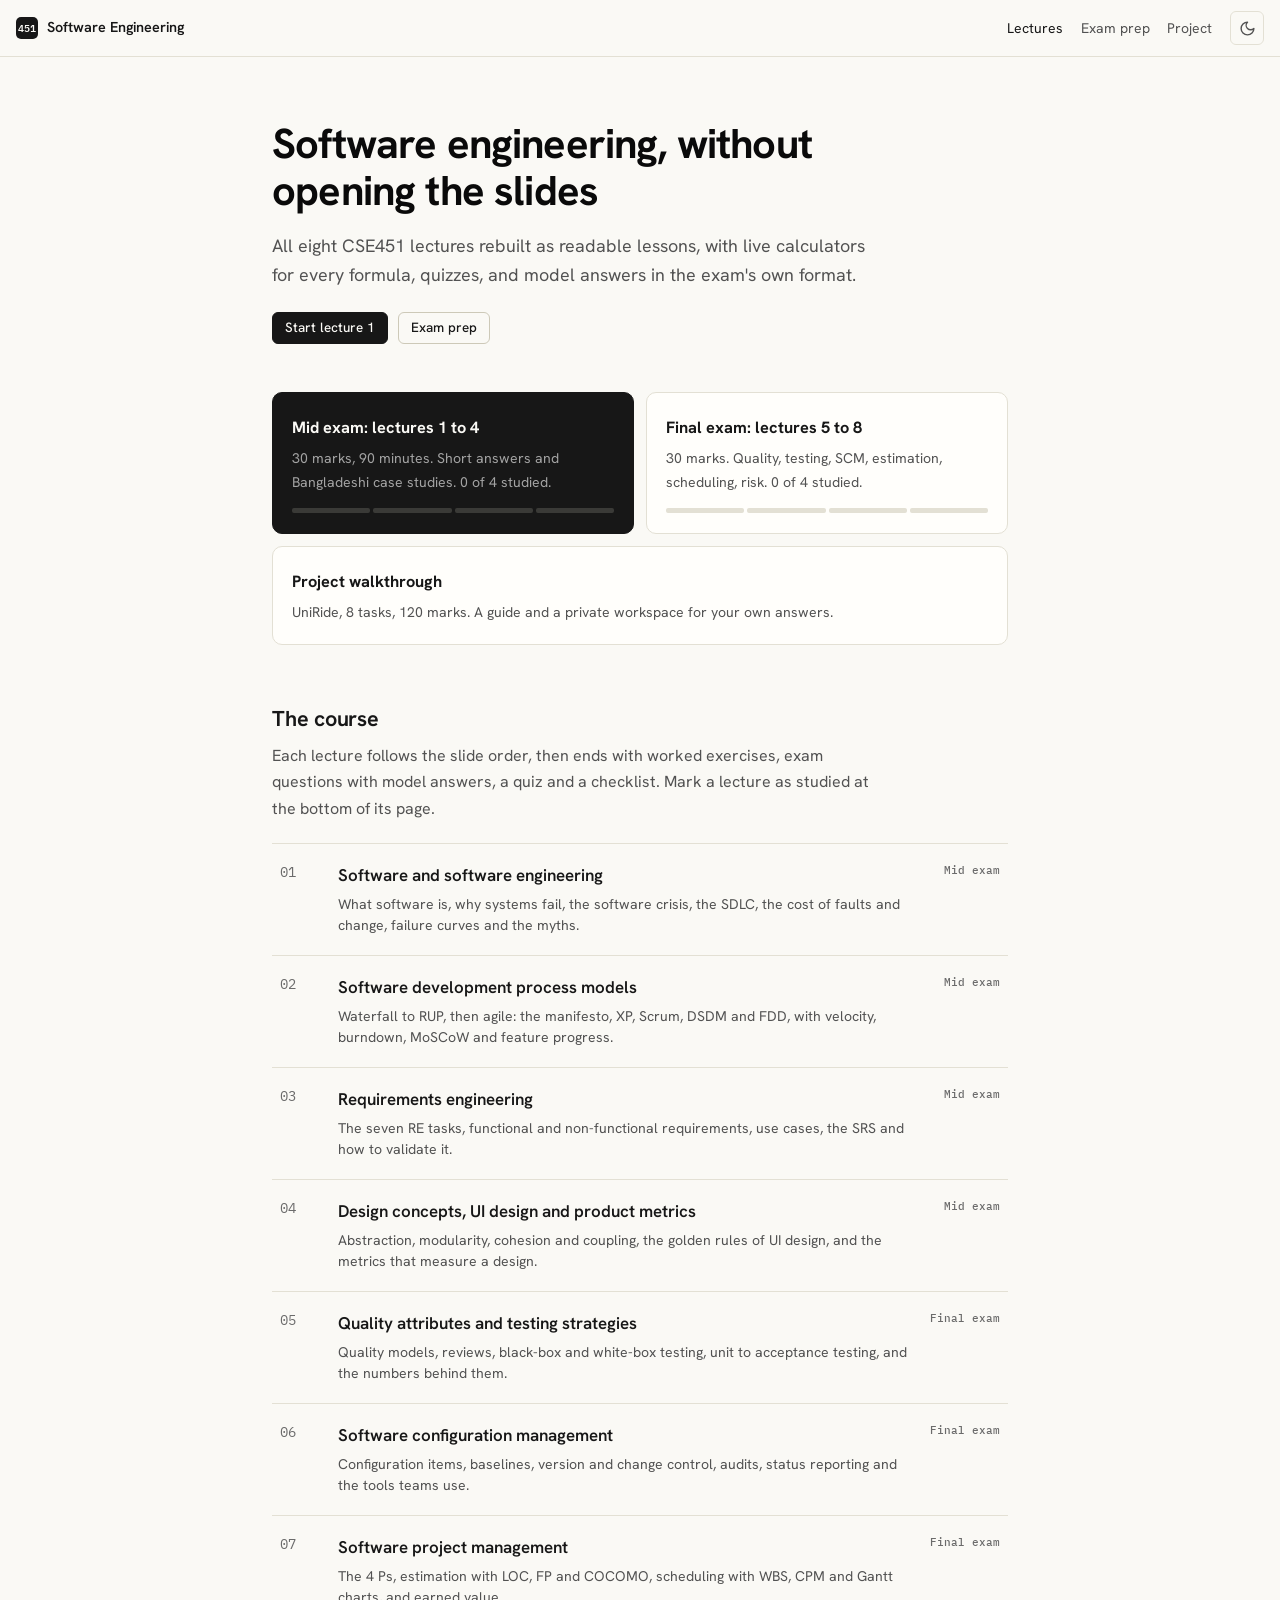
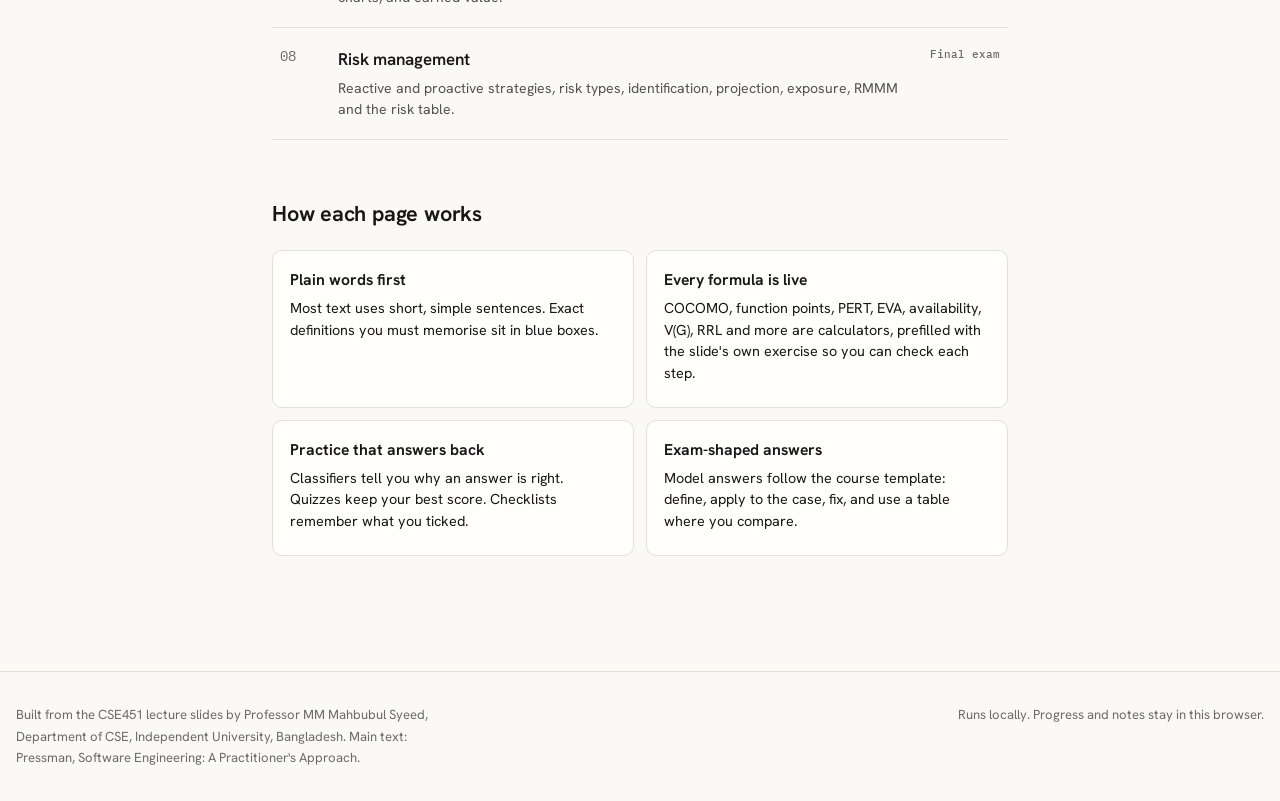
<file: index.html>
<!doctype html>
<html lang="en">
<head>
<meta charset="utf-8">
<meta name="viewport" content="width=device-width, initial-scale=1">
<title>CSE451 Software Engineering</title>
<meta name="description" content="A live, local study site for CSE451 Software Engineering at IUB: all eight lectures rebuilt as readable lessons with diagrams, calculators, quizzes and exam answers.">
<script>try{var t=localStorage.getItem('theme');if(t?t==='dark':matchMedia('(prefers-color-scheme: dark)').matches)document.documentElement.classList.add('dark')}catch(e){}</script>
<link rel="stylesheet" href="assets/style.css">
</head>
<body data-root="." data-slug="home">
<a class="skip" href="#main">Skip to content</a>
<header id="site-header"></header>
<main id="main" class="shell">

<section class="hero">
  <h1>Software engineering, without opening the slides</h1>
  <p>All eight CSE451 lectures rebuilt as readable lessons, with live calculators for every formula, quizzes, and model answers in the exam's own format.</p>
  <div class="ctas"><a class="btn primary" href="lectures/01-software-and-se.html">Start lecture 1</a><a class="btn" href="exam.html">Exam prep</a></div>
</section>

<div class="split">
  <a class="panel dark-panel" href="exam.html#mid">
    <h3>Mid exam: lectures 1 to 4</h3>
    <p>30 marks, 90 minutes. Short answers and Bangladeshi case studies. <span data-prog-text="Mid"></span>.</p>
    <div class="prog" data-prog="Mid"></div>
  </a>
  <a class="panel" href="exam.html#final">
    <h3>Final exam: lectures 5 to 8</h3>
    <p>30 marks. Quality, testing, SCM, estimation, scheduling, risk. <span data-prog-text="Final"></span>.</p>
    <div class="prog" data-prog="Final"></div>
  </a>
  <a class="panel" href="project.html">
    <h3>Project walkthrough</h3>
    <p>UniRide, 8 tasks, 120 marks. A guide and a private workspace for your own answers.</p>
  </a>
</div>

<section id="lectures">
  <h2 class="home-h2">The course</h2>
  <p class="home-p">Each lecture follows the slide order, then ends with worked exercises, exam questions with model answers, a quiz and a checklist. Mark a lecture as studied at the bottom of its page.</p>
  <div class="card-list" id="lecture-list"></div>
</section>

<section>
  <h2 class="home-h2">How each page works</h2>
  <div class="cards two">
    <div class="c"><h4>Plain words first</h4><p>Most text uses short, simple sentences. Exact definitions you must memorise sit in blue boxes.</p></div>
    <div class="c"><h4>Every formula is live</h4><p>COCOMO, function points, PERT, EVA, availability, V(G), RRL and more are calculators, prefilled with the slide's own exercise so you can check each step.</p></div>
    <div class="c"><h4>Practice that answers back</h4><p>Classifiers tell you why an answer is right. Quizzes keep your best score. Checklists remember what you ticked.</p></div>
    <div class="c"><h4>Exam-shaped answers</h4><p>Model answers follow the course template: define, apply to the case, fix, and use a table where you compare.</p></div>
  </div>
</section>

</main>
<footer id="site-footer"></footer>
<script src="assets/app.js"></script>
</body>
</html>
</file>
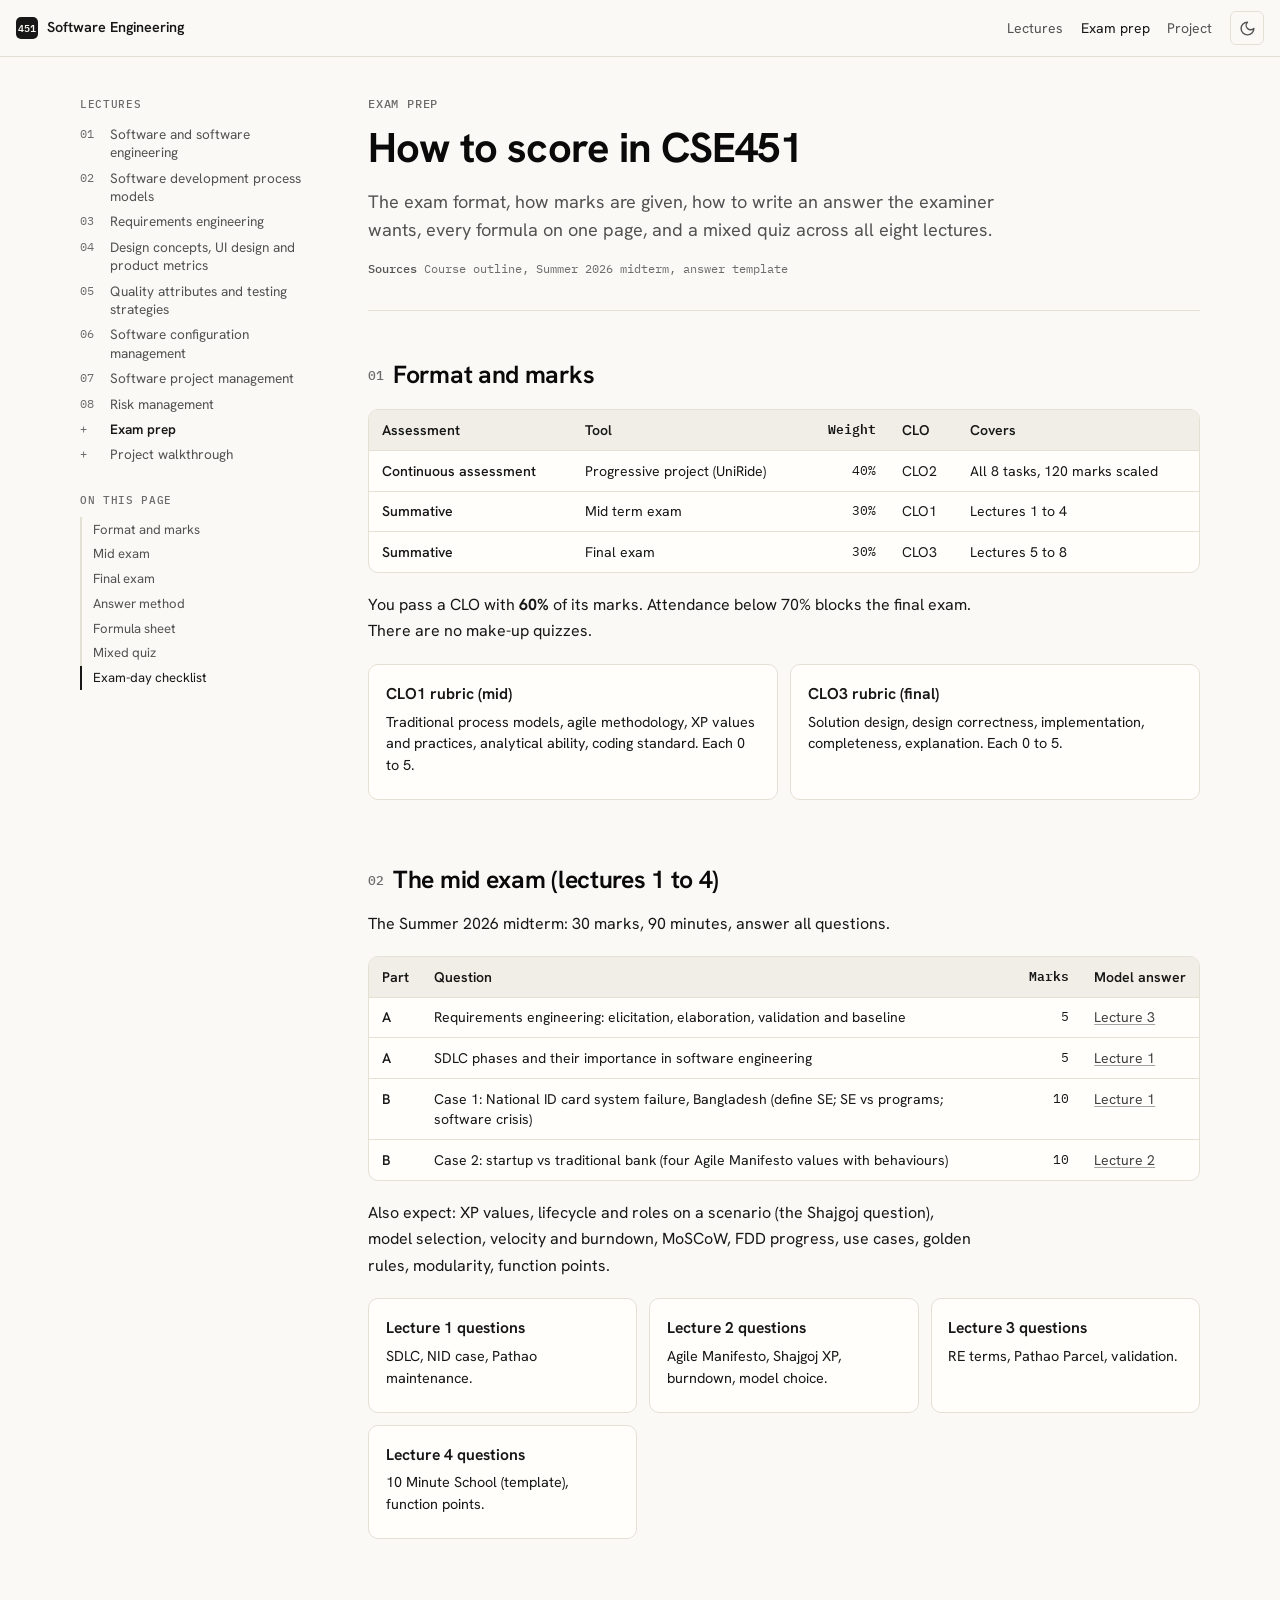
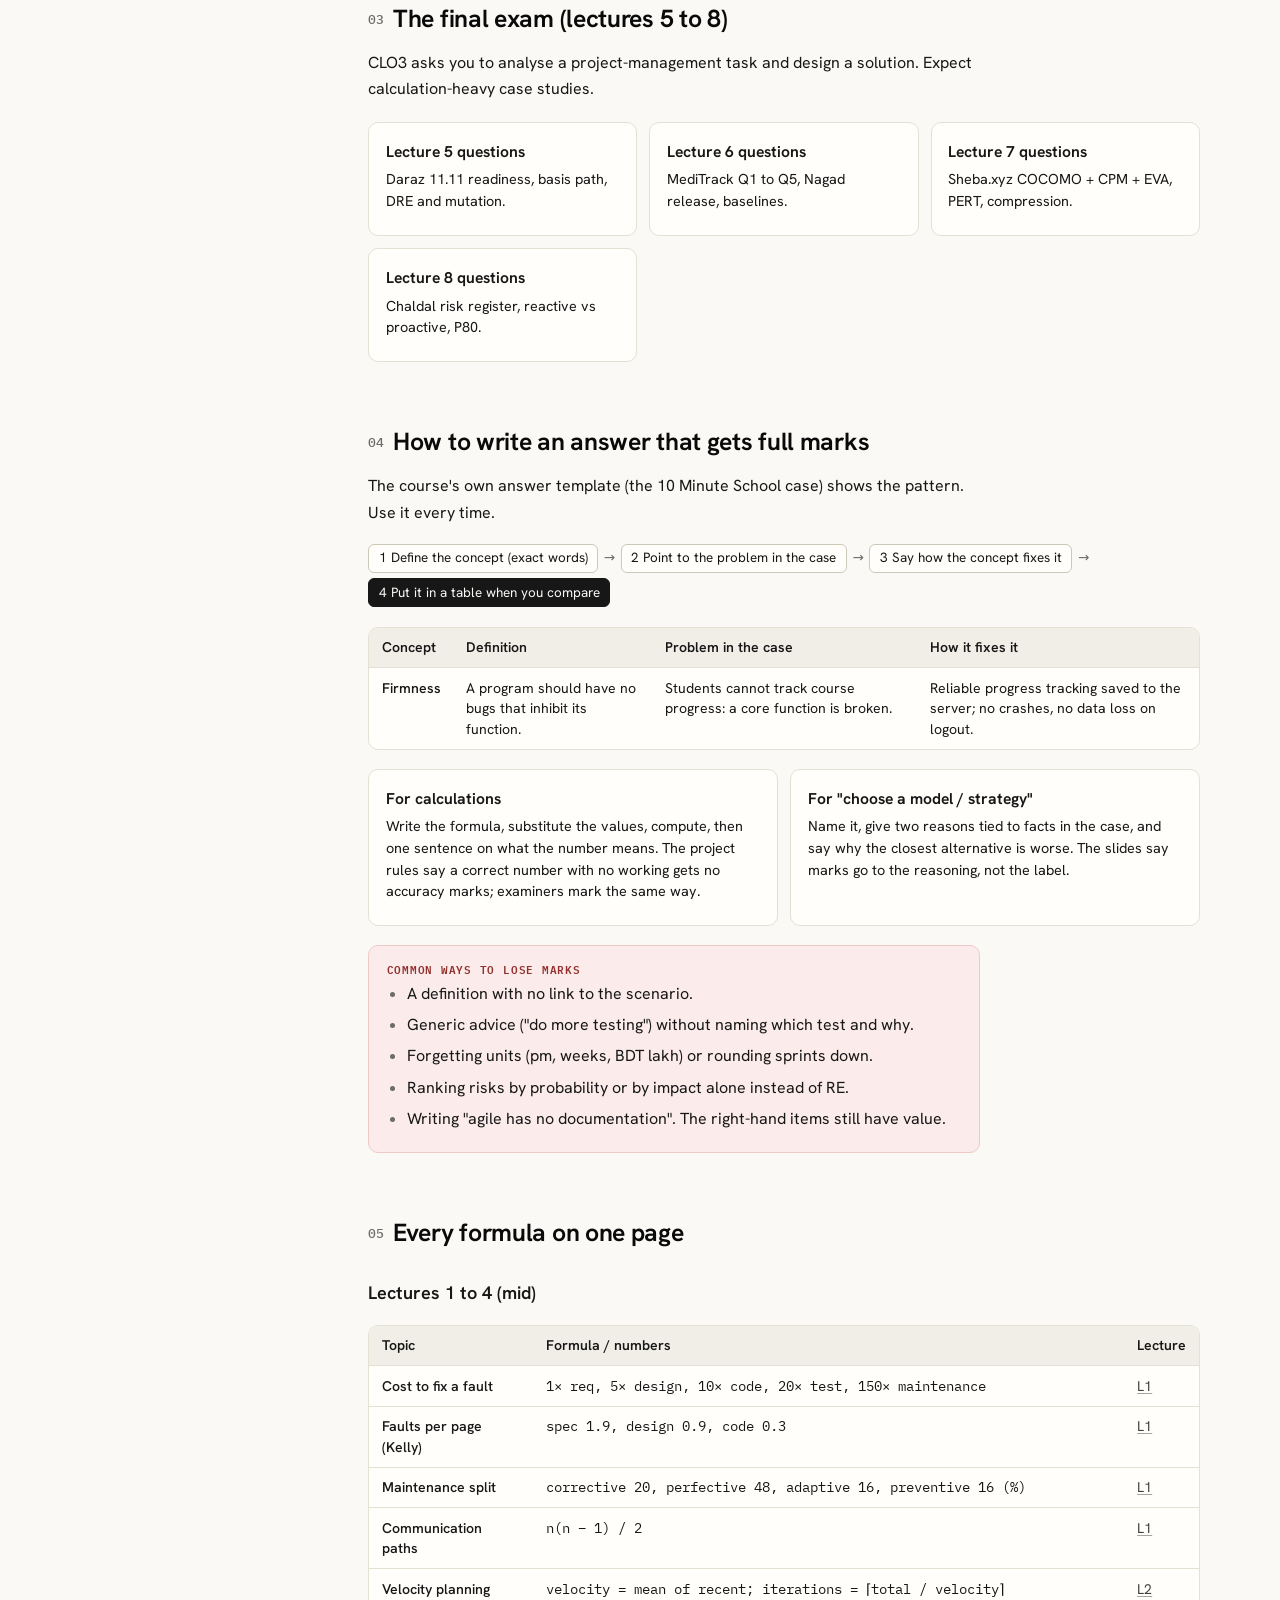
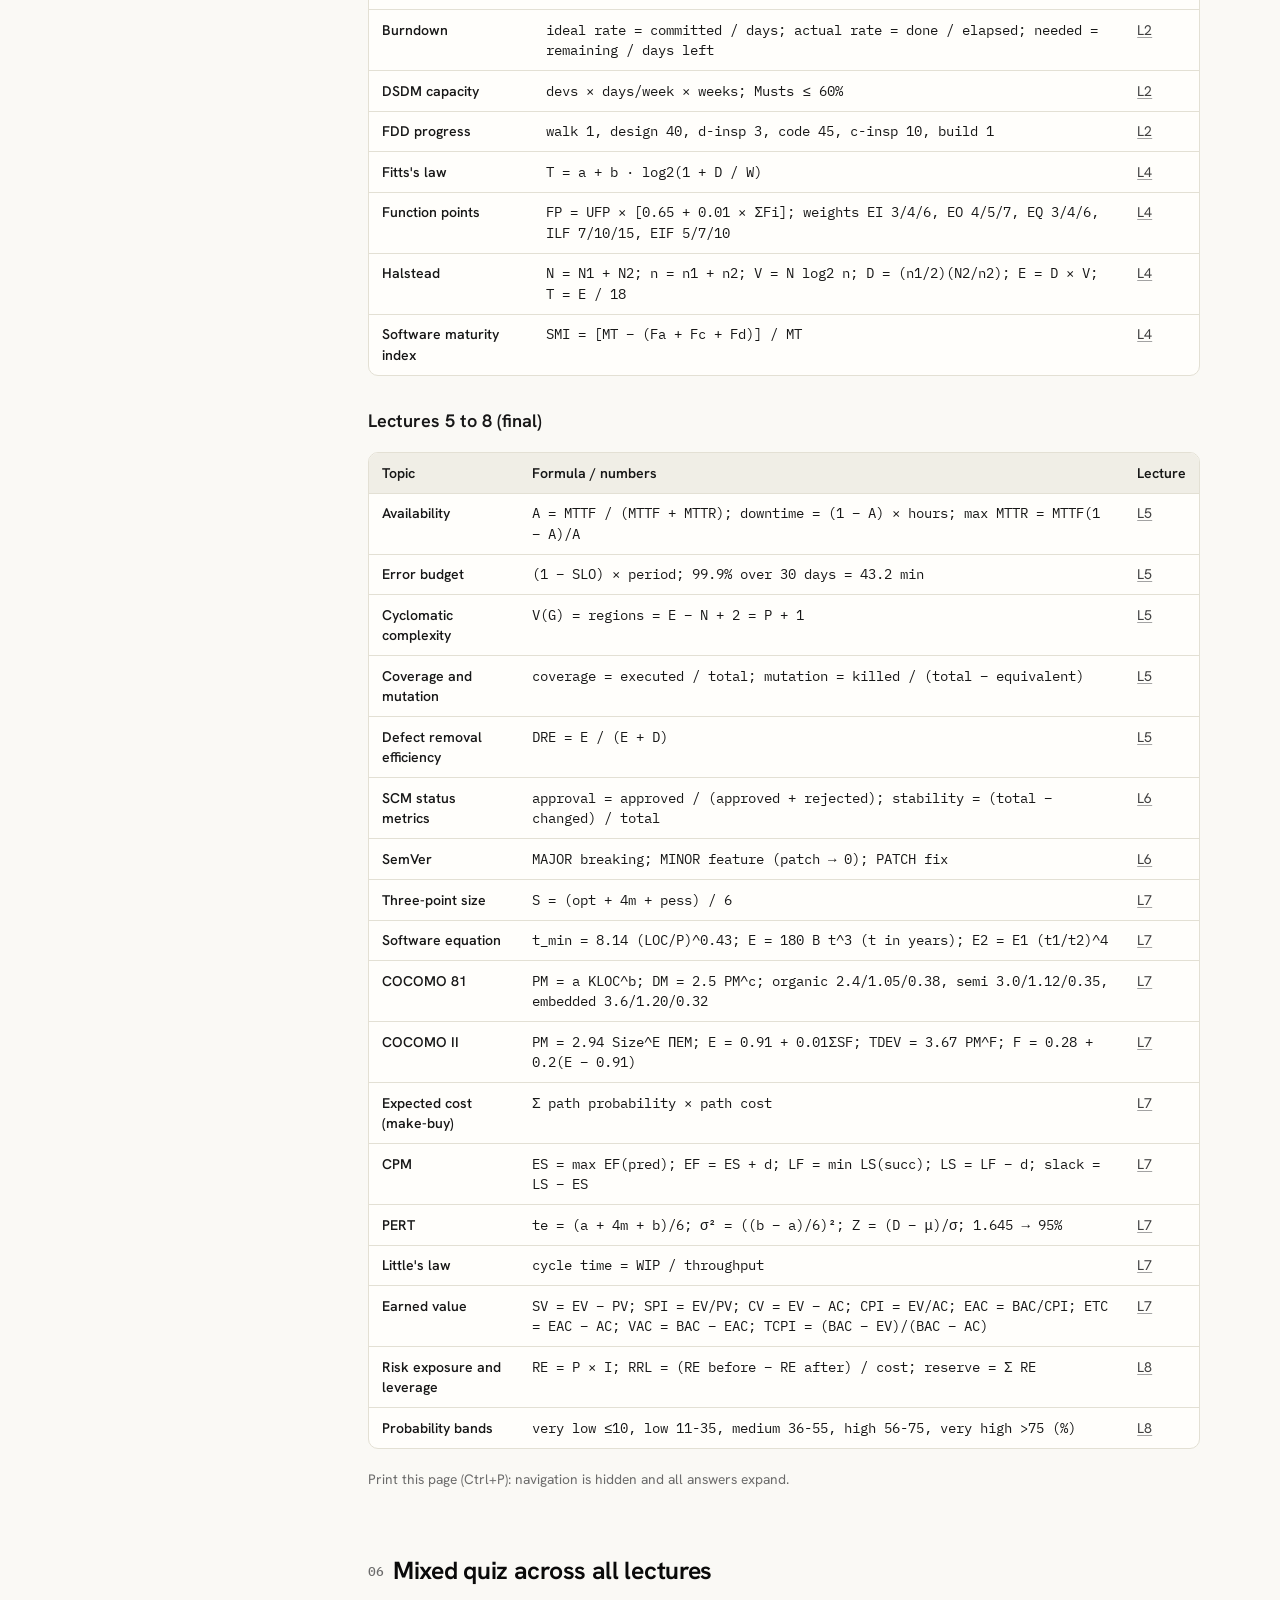
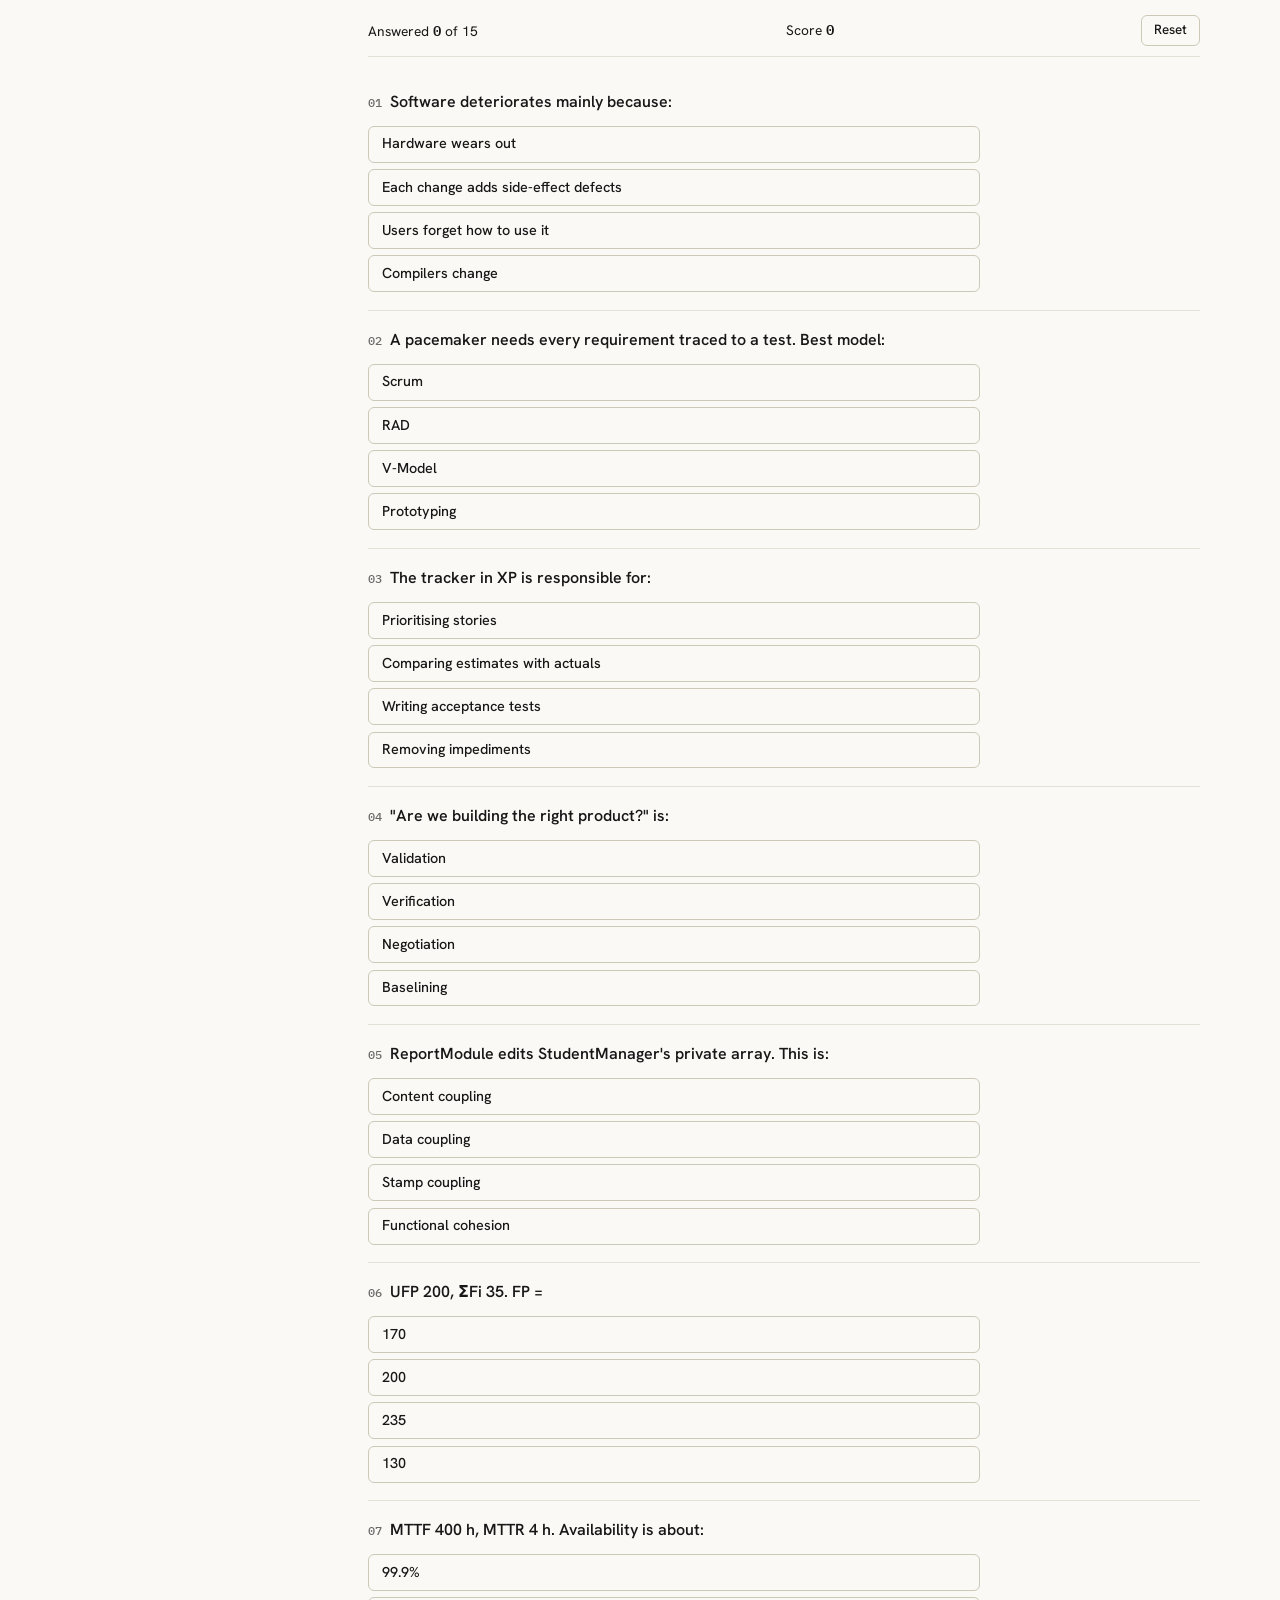
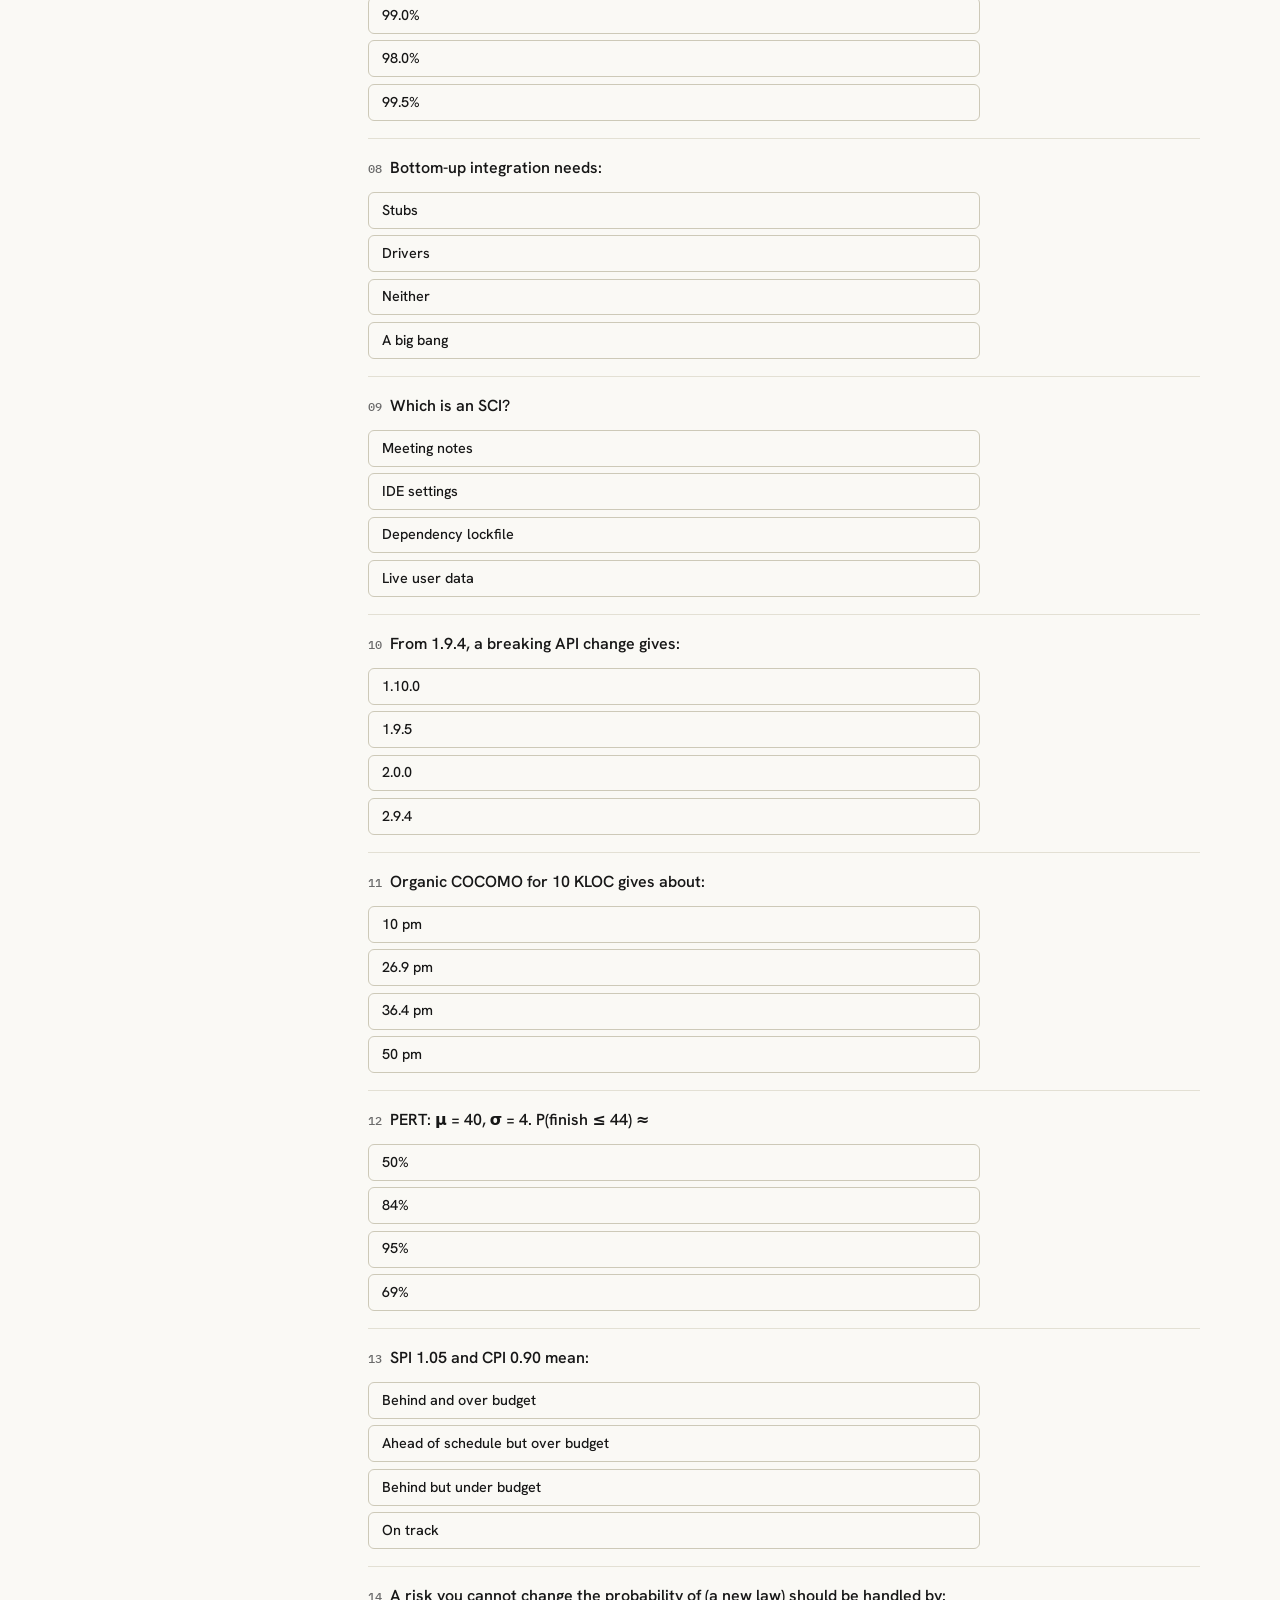
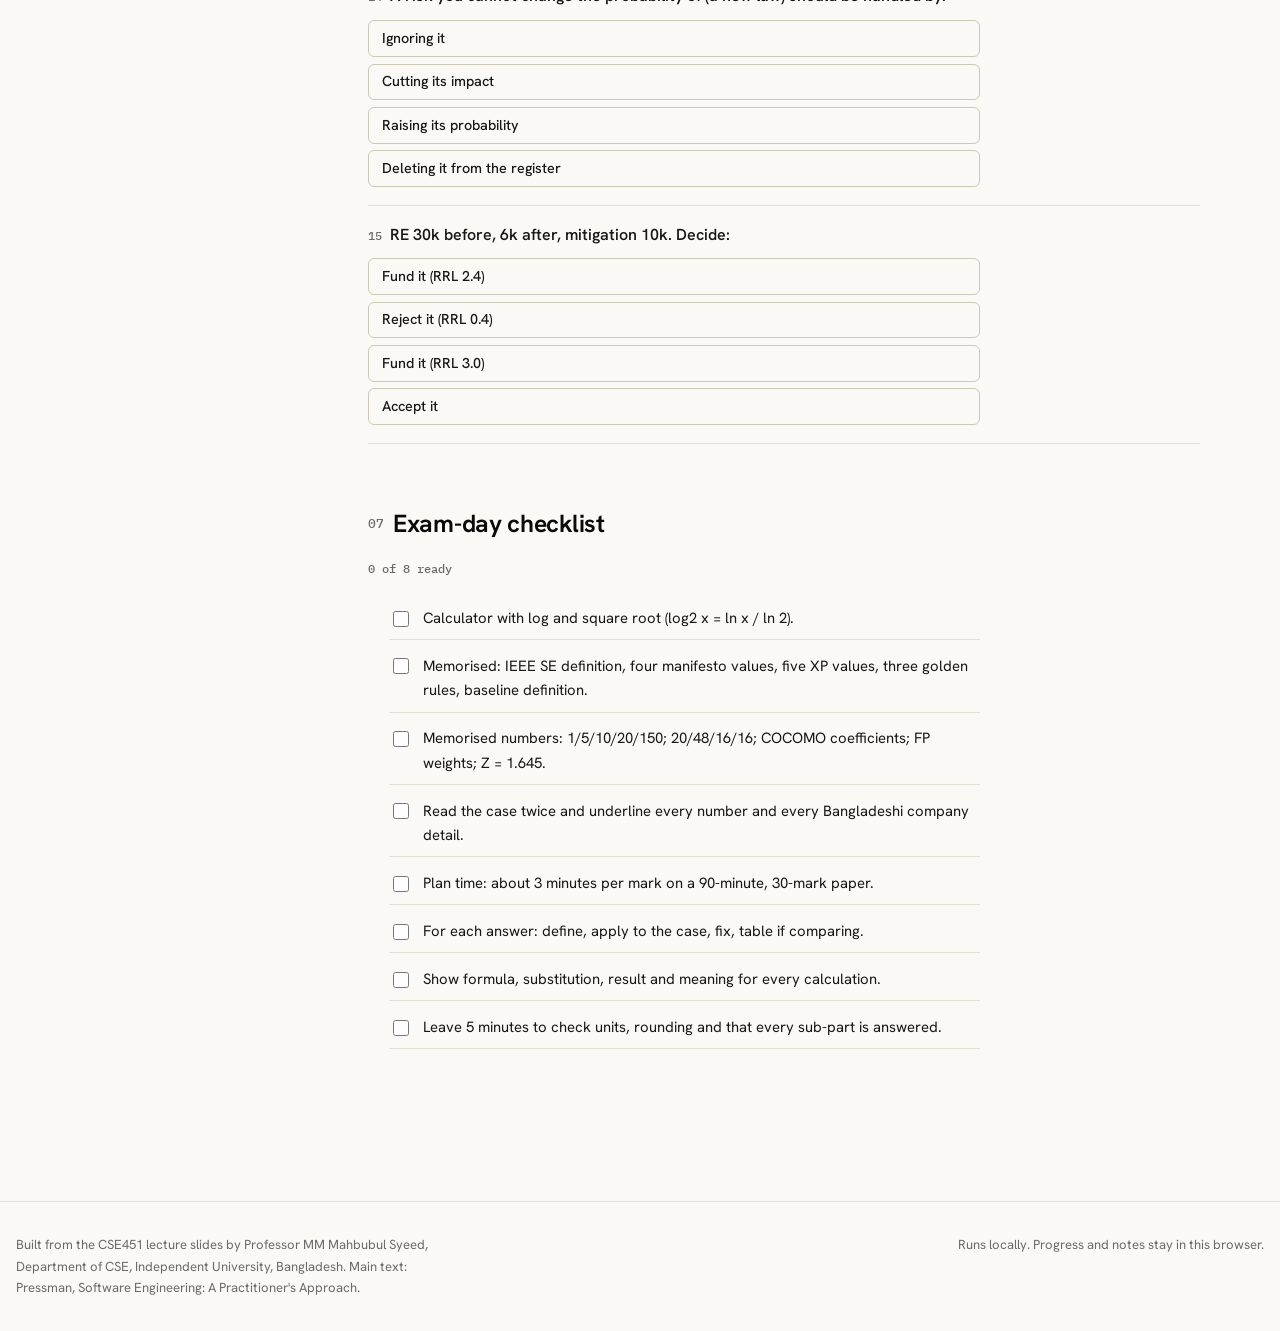
<file: exam.html>
<!doctype html>
<html lang="en">
<head>
<meta charset="utf-8">
<meta name="viewport" content="width=device-width, initial-scale=1">
<title>CSE451 Exam Prep</title>
<meta name="description" content="CSE451 exam format, answer method, every formula on one page, a mixed quiz and exam-day checklists.">
<script>try{var t=localStorage.getItem('theme');if(t?t==='dark':matchMedia('(prefers-color-scheme: dark)').matches)document.documentElement.classList.add('dark')}catch(e){}</script>
<link rel="stylesheet" href="assets/style.css">
</head>
<body data-root="." data-slug="exam">
<a class="skip" href="#main">Skip to content</a>
<header id="site-header"></header>
<div class="chips" id="chips"></div>
<main id="main">
<div class="lecture">
<nav class="rail" id="rail" aria-label="Lectures"></nav>
<article class="article">

<header class="lecture-head">
  <p class="eyebrow">Exam prep</p>
  <h1>How to score in CSE451</h1>
  <p class="summary">The exam format, how marks are given, how to write an answer the examiner wants, every formula on one page, and a mixed quiz across all eight lectures.</p>
  <p class="meta"><span><b>Sources</b> Course outline, Summer 2026 midterm, answer template</span></p>
</header>

<div class="prose">

<section id="format">
<h2 data-short="Format and marks"><span class="n">01</span>Format and marks</h2>
<div class="tscroll"><table><tr><th>Assessment</th><th>Tool</th><th class="num">Weight</th><th>CLO</th><th>Covers</th></tr>
<tr><td>Continuous assessment</td><td>Progressive project (UniRide)</td><td class="num">40%</td><td>CLO2</td><td>All 8 tasks, 120 marks scaled</td></tr>
<tr><td>Summative</td><td>Mid term exam</td><td class="num">30%</td><td>CLO1</td><td>Lectures 1 to 4</td></tr>
<tr><td>Summative</td><td>Final exam</td><td class="num">30%</td><td>CLO3</td><td>Lectures 5 to 8</td></tr></table></div>
<p>You pass a CLO with <b>60%</b> of its marks. Attendance below 70% blocks the final exam. There are no make-up quizzes.</p>
<div class="cards two">
  <div class="c"><h4>CLO1 rubric (mid)</h4><p>Traditional process models, agile methodology, XP values and practices, analytical ability, coding standard. Each 0 to 5.</p></div>
  <div class="c"><h4>CLO3 rubric (final)</h4><p>Solution design, design correctness, implementation, completeness, explanation. Each 0 to 5.</p></div>
</div>
</section>

<section id="mid">
<h2 data-short="Mid exam"><span class="n">02</span>The mid exam (lectures 1 to 4)</h2>
<p>The Summer 2026 midterm: 30 marks, 90 minutes, answer all questions.</p>
<div class="tscroll"><table><tr><th>Part</th><th>Question</th><th class="num">Marks</th><th>Model answer</th></tr>
<tr><td>A</td><td>Requirements engineering: elicitation, elaboration, validation and baseline</td><td class="num">5</td><td><a href="lectures/03-requirements-engineering.html#exam">Lecture 3</a></td></tr>
<tr><td>A</td><td>SDLC phases and their importance in software engineering</td><td class="num">5</td><td><a href="lectures/01-software-and-se.html#exam">Lecture 1</a></td></tr>
<tr><td>B</td><td>Case 1: National ID card system failure, Bangladesh (define SE; SE vs programs; software crisis)</td><td class="num">10</td><td><a href="lectures/01-software-and-se.html#exam">Lecture 1</a></td></tr>
<tr><td>B</td><td>Case 2: startup vs traditional bank (four Agile Manifesto values with behaviours)</td><td class="num">10</td><td><a href="lectures/02-process-models.html#exam">Lecture 2</a></td></tr></table></div>
<p>Also expect: XP values, lifecycle and roles on a scenario (the Shajgoj question), model selection, velocity and burndown, MoSCoW, FDD progress, use cases, golden rules, modularity, function points.</p>
<div class="cards">
  <a class="c" href="lectures/01-software-and-se.html#exam" style="text-decoration:none;color:inherit"><h4>Lecture 1 questions</h4><p>SDLC, NID case, Pathao maintenance.</p></a>
  <a class="c" href="lectures/02-process-models.html#exam" style="text-decoration:none;color:inherit"><h4>Lecture 2 questions</h4><p>Agile Manifesto, Shajgoj XP, burndown, model choice.</p></a>
  <a class="c" href="lectures/03-requirements-engineering.html#exam" style="text-decoration:none;color:inherit"><h4>Lecture 3 questions</h4><p>RE terms, Pathao Parcel, validation.</p></a>
  <a class="c" href="lectures/04-design-and-metrics.html#exam" style="text-decoration:none;color:inherit"><h4>Lecture 4 questions</h4><p>10 Minute School (template), function points.</p></a>
</div>
</section>

<section id="final">
<h2 data-short="Final exam"><span class="n">03</span>The final exam (lectures 5 to 8)</h2>
<p>CLO3 asks you to analyse a project-management task and design a solution. Expect calculation-heavy case studies.</p>
<div class="cards">
  <a class="c" href="lectures/05-quality-and-testing.html#exam" style="text-decoration:none;color:inherit"><h4>Lecture 5 questions</h4><p>Daraz 11.11 readiness, basis path, DRE and mutation.</p></a>
  <a class="c" href="lectures/06-configuration-management.html#exam" style="text-decoration:none;color:inherit"><h4>Lecture 6 questions</h4><p>MediTrack Q1 to Q5, Nagad release, baselines.</p></a>
  <a class="c" href="lectures/07-project-management.html#exam" style="text-decoration:none;color:inherit"><h4>Lecture 7 questions</h4><p>Sheba.xyz COCOMO + CPM + EVA, PERT, compression.</p></a>
  <a class="c" href="lectures/08-risk-management.html#exam" style="text-decoration:none;color:inherit"><h4>Lecture 8 questions</h4><p>Chaldal risk register, reactive vs proactive, P80.</p></a>
</div>
</section>

<section id="method">
<h2 data-short="Answer method"><span class="n">04</span>How to write an answer that gets full marks</h2>
<p>The course's own answer template (the 10 Minute School case) shows the pattern. Use it every time.</p>
<div class="flow"><span>1 Define the concept (exact words)</span><i>&rarr;</i><span>2 Point to the problem in the case</span><i>&rarr;</i><span>3 Say how the concept fixes it</span><i>&rarr;</i><span class="hl">4 Put it in a table when you compare</span></div>
<div class="tscroll"><table><tr><th>Concept</th><th>Definition</th><th>Problem in the case</th><th>How it fixes it</th></tr>
<tr><td>Firmness</td><td>A program should have no bugs that inhibit its function.</td><td>Students cannot track course progress: a core function is broken.</td><td>Reliable progress tracking saved to the server; no crashes, no data loss on logout.</td></tr></table></div>
<div class="cards two">
  <div class="c"><h4>For calculations</h4><p>Write the formula, substitute the values, compute, then one sentence on what the number means. The project rules say a correct number with no working gets no accuracy marks; examiners mark the same way.</p></div>
  <div class="c"><h4>For "choose a model / strategy"</h4><p>Name it, give two reasons tied to facts in the case, and say why the closest alternative is worse. The slides say marks go to the reasoning, not the label.</p></div>
</div>
<div class="box trap"><span class="lbl">Common ways to lose marks</span><ul><li>A definition with no link to the scenario.</li><li>Generic advice ("do more testing") without naming which test and why.</li><li>Forgetting units (pm, weeks, BDT lakh) or rounding sprints down.</li><li>Ranking risks by probability or by impact alone instead of RE.</li><li>Writing "agile has no documentation". The right-hand items still have value.</li></ul></div>
</section>

<section id="formulas">
<h2 data-short="Formula sheet"><span class="n">05</span>Every formula on one page</h2>
<h3>Lectures 1 to 4 (mid)</h3>
<div class="tscroll"><table><tr><th>Topic</th><th>Formula / numbers</th><th>Lecture</th></tr>
<tr><td>Cost to fix a fault</td><td class="mono">1&times; req, 5&times; design, 10&times; code, 20&times; test, 150&times; maintenance</td><td><a href="lectures/01-software-and-se.html#fault-cost">L1</a></td></tr>
<tr><td>Faults per page (Kelly)</td><td class="mono">spec 1.9, design 0.9, code 0.3</td><td><a href="lectures/01-software-and-se.html#fault-origin">L1</a></td></tr>
<tr><td>Maintenance split</td><td class="mono">corrective 20, perfective 48, adaptive 16, preventive 16 (%)</td><td><a href="lectures/01-software-and-se.html#maintenance">L1</a></td></tr>
<tr><td>Communication paths</td><td class="mono">n(n &minus; 1) / 2</td><td><a href="lectures/01-software-and-se.html#myths">L1</a></td></tr>
<tr><td>Velocity planning</td><td class="mono">velocity = mean of recent; iterations = &lceil;total / velocity&rceil;</td><td><a href="lectures/02-process-models.html#velocity">L2</a></td></tr>
<tr><td>Burndown</td><td class="mono">ideal rate = committed / days; actual rate = done / elapsed; needed = remaining / days left</td><td><a href="lectures/02-process-models.html#burndown">L2</a></td></tr>
<tr><td>DSDM capacity</td><td class="mono">devs &times; days/week &times; weeks; Musts &le; 60%</td><td><a href="lectures/02-process-models.html#moscow">L2</a></td></tr>
<tr><td>FDD progress</td><td class="mono">walk 1, design 40, d-insp 3, code 45, c-insp 10, build 1</td><td><a href="lectures/02-process-models.html#fdd">L2</a></td></tr>
<tr><td>Fitts's law</td><td class="mono">T = a + b &middot; log2(1 + D / W)</td><td><a href="lectures/04-design-and-metrics.html#fitts">L4</a></td></tr>
<tr><td>Function points</td><td class="mono">FP = UFP &times; [0.65 + 0.01 &times; &Sigma;Fi]; weights EI 3/4/6, EO 4/5/7, EQ 3/4/6, ILF 7/10/15, EIF 5/7/10</td><td><a href="lectures/04-design-and-metrics.html#fp">L4</a></td></tr>
<tr><td>Halstead</td><td class="mono">N = N1 + N2; n = n1 + n2; V = N log2 n; D = (n1/2)(N2/n2); E = D &times; V; T = E / 18</td><td><a href="lectures/04-design-and-metrics.html#oo-metrics">L4</a></td></tr>
<tr><td>Software maturity index</td><td class="mono">SMI = [MT &minus; (Fa + Fc + Fd)] / MT</td><td><a href="lectures/04-design-and-metrics.html#test-metrics">L4</a></td></tr></table></div>
<h3>Lectures 5 to 8 (final)</h3>
<div class="tscroll"><table><tr><th>Topic</th><th>Formula / numbers</th><th>Lecture</th></tr>
<tr><td>Availability</td><td class="mono">A = MTTF / (MTTF + MTTR); downtime = (1 &minus; A) &times; hours; max MTTR = MTTF(1 &minus; A)/A</td><td><a href="lectures/05-quality-and-testing.html#availability">L5</a></td></tr>
<tr><td>Error budget</td><td class="mono">(1 &minus; SLO) &times; period; 99.9% over 30 days = 43.2 min</td><td><a href="lectures/05-quality-and-testing.html#availability">L5</a></td></tr>
<tr><td>Cyclomatic complexity</td><td class="mono">V(G) = regions = E &minus; N + 2 = P + 1</td><td><a href="lectures/05-quality-and-testing.html#basis">L5</a></td></tr>
<tr><td>Coverage and mutation</td><td class="mono">coverage = executed / total; mutation = killed / (total &minus; equivalent)</td><td><a href="lectures/05-quality-and-testing.html#adequacy">L5</a></td></tr>
<tr><td>Defect removal efficiency</td><td class="mono">DRE = E / (E + D)</td><td><a href="lectures/05-quality-and-testing.html#unicafe">L5</a></td></tr>
<tr><td>SCM status metrics</td><td class="mono">approval = approved / (approved + rejected); stability = (total &minus; changed) / total</td><td><a href="lectures/06-configuration-management.html#audit">L6</a></td></tr>
<tr><td>SemVer</td><td class="mono">MAJOR breaking; MINOR feature (patch &rarr; 0); PATCH fix</td><td><a href="lectures/06-configuration-management.html#versions">L6</a></td></tr>
<tr><td>Three-point size</td><td class="mono">S = (opt + 4m + pess) / 6</td><td><a href="lectures/07-project-management.html#loc">L7</a></td></tr>
<tr><td>Software equation</td><td class="mono">t_min = 8.14 (LOC/P)^0.43; E = 180 B t^3 (t in years); E2 = E1 (t1/t2)^4</td><td><a href="lectures/07-project-management.html#equation">L7</a></td></tr>
<tr><td>COCOMO 81</td><td class="mono">PM = a KLOC^b; DM = 2.5 PM^c; organic 2.4/1.05/0.38, semi 3.0/1.12/0.35, embedded 3.6/1.20/0.32</td><td><a href="lectures/07-project-management.html#cocomo">L7</a></td></tr>
<tr><td>COCOMO II</td><td class="mono">PM = 2.94 Size^E &Pi;EM; E = 0.91 + 0.01&Sigma;SF; TDEV = 3.67 PM^F; F = 0.28 + 0.2(E &minus; 0.91)</td><td><a href="lectures/07-project-management.html#cocomo">L7</a></td></tr>
<tr><td>Expected cost (make-buy)</td><td class="mono">&Sigma; path probability &times; path cost</td><td><a href="lectures/07-project-management.html#makebuy">L7</a></td></tr>
<tr><td>CPM</td><td class="mono">ES = max EF(pred); EF = ES + d; LF = min LS(succ); LS = LF &minus; d; slack = LS &minus; ES</td><td><a href="lectures/07-project-management.html#cpm">L7</a></td></tr>
<tr><td>PERT</td><td class="mono">te = (a + 4m + b)/6; &sigma;&sup2; = ((b &minus; a)/6)&sup2;; Z = (D &minus; &mu;)/&sigma;; 1.645 &rarr; 95%</td><td><a href="lectures/07-project-management.html#pert">L7</a></td></tr>
<tr><td>Little's law</td><td class="mono">cycle time = WIP / throughput</td><td><a href="lectures/07-project-management.html#leveling">L7</a></td></tr>
<tr><td>Earned value</td><td class="mono">SV = EV &minus; PV; SPI = EV/PV; CV = EV &minus; AC; CPI = EV/AC; EAC = BAC/CPI; ETC = EAC &minus; AC; VAC = BAC &minus; EAC; TCPI = (BAC &minus; EV)/(BAC &minus; AC)</td><td><a href="lectures/07-project-management.html#tracking">L7</a></td></tr>
<tr><td>Risk exposure and leverage</td><td class="mono">RE = P &times; I; RRL = (RE before &minus; RE after) / cost; reserve = &Sigma; RE</td><td><a href="lectures/08-risk-management.html#responses">L8</a></td></tr>
<tr><td>Probability bands</td><td class="mono">very low &le;10, low 11-35, medium 36-55, high 56-75, very high &gt;75 (%)</td><td><a href="lectures/08-risk-management.html#projection">L8</a></td></tr></table></div>
<p class="small muted">Print this page (Ctrl+P): navigation is hidden and all answers expand.</p>
</section>

<section id="mixed">
<h2 data-short="Mixed quiz"><span class="n">06</span>Mixed quiz across all lectures</h2>
<div class="quiz" id="qx">
  <div class="mcq"><p class="q">Software deteriorates mainly because:</p><div class="opts"><button>Hardware wears out</button><button data-ok>Each change adds side-effect defects</button><button>Users forget how to use it</button><button>Compilers change</button></div><p class="why">L1: the actual failure curve's floor creeps up with change.</p></div>
  <div class="mcq"><p class="q">A pacemaker needs every requirement traced to a test. Best model:</p><div class="opts"><button>Scrum</button><button>RAD</button><button data-ok>V-Model</button><button>Prototyping</button></div><p class="why">L2: each phase has a paired test phase.</p></div>
  <div class="mcq"><p class="q">The tracker in XP is responsible for:</p><div class="opts"><button>Prioritising stories</button><button data-ok>Comparing estimates with actuals</button><button>Writing acceptance tests</button><button>Removing impediments</button></div><p class="why">L2: the tracker traces estimates vs actuals.</p></div>
  <div class="mcq"><p class="q">"Are we building the right product?" is:</p><div class="opts"><button data-ok>Validation</button><button>Verification</button><button>Negotiation</button><button>Baselining</button></div><p class="why">L3 and L5.</p></div>
  <div class="mcq"><p class="q">ReportModule edits StudentManager's private array. This is:</p><div class="opts"><button data-ok>Content coupling</button><button>Data coupling</button><button>Stamp coupling</button><button>Functional cohesion</button></div><p class="why">L4: the worst coupling.</p></div>
  <div class="mcq"><p class="q">UFP 200, &Sigma;Fi 35. FP =</p><div class="opts"><button>170</button><button data-ok>200</button><button>235</button><button>130</button></div><p class="why">L4: VAF = 0.65 + 0.35 = 1.00.</p></div>
  <div class="mcq"><p class="q">MTTF 400 h, MTTR 4 h. Availability is about:</p><div class="opts"><button>99.9%</button><button data-ok>99.0%</button><button>98.0%</button><button>99.5%</button></div><p class="why">L5: 400 / 404 = 0.990.</p></div>
  <div class="mcq"><p class="q">Bottom-up integration needs:</p><div class="opts"><button>Stubs</button><button data-ok>Drivers</button><button>Neither</button><button>A big bang</button></div><p class="why">L5.</p></div>
  <div class="mcq"><p class="q">Which is an SCI?</p><div class="opts"><button>Meeting notes</button><button>IDE settings</button><button data-ok>Dependency lockfile</button><button>Live user data</button></div><p class="why">L6: needed for a reproducible build.</p></div>
  <div class="mcq"><p class="q">From 1.9.4, a breaking API change gives:</p><div class="opts"><button>1.10.0</button><button>1.9.5</button><button data-ok>2.0.0</button><button>2.9.4</button></div><p class="why">L6: MAJOR resets MINOR and PATCH.</p></div>
  <div class="mcq"><p class="q">Organic COCOMO for 10 KLOC gives about:</p><div class="opts"><button>10 pm</button><button data-ok>26.9 pm</button><button>36.4 pm</button><button>50 pm</button></div><p class="why">L7: 2.4 &times; 10^1.05 = 2.4 &times; 11.22 = 26.9.</p></div>
  <div class="mcq"><p class="q">PERT: &mu; = 40, &sigma; = 4. P(finish &le; 44) &asymp;</p><div class="opts"><button>50%</button><button data-ok>84%</button><button>95%</button><button>69%</button></div><p class="why">L7: Z = 1 &rarr; 84.1%.</p></div>
  <div class="mcq"><p class="q">SPI 1.05 and CPI 0.90 mean:</p><div class="opts"><button>Behind and over budget</button><button data-ok>Ahead of schedule but over budget</button><button>Behind but under budget</button><button>On track</button></div><p class="why">L7: SPI &gt; 1 ahead; CPI &lt; 1 over budget.</p></div>
  <div class="mcq"><p class="q">A risk you cannot change the probability of (a new law) should be handled by:</p><div class="opts"><button>Ignoring it</button><button data-ok>Cutting its impact</button><button>Raising its probability</button><button>Deleting it from the register</button></div><p class="why">L8: the MediTrack R4 lesson.</p></div>
  <div class="mcq"><p class="q">RE 30k before, 6k after, mitigation 10k. Decide:</p><div class="opts"><button data-ok>Fund it (RRL 2.4)</button><button>Reject it (RRL 0.4)</button><button>Fund it (RRL 3.0)</button><button>Accept it</button></div><p class="why">L8: 24 / 10 = 2.4 &gt; 1.</p></div>
</div>
</section>

<section id="day">
<h2 data-short="Exam-day checklist"><span class="n">07</span>Exam-day checklist</h2>
<p><span class="check-progress" data-for="ckx"></span></p>
<ul class="checklist" id="ckx" data-key="day">
  <li>Calculator with log and square root (log2 x = ln x / ln 2).</li>
  <li>Memorised: IEEE SE definition, four manifesto values, five XP values, three golden rules, baseline definition.</li>
  <li>Memorised numbers: 1/5/10/20/150; 20/48/16/16; COCOMO coefficients; FP weights; Z = 1.645.</li>
  <li>Read the case twice and underline every number and every Bangladeshi company detail.</li>
  <li>Plan time: about 3 minutes per mark on a 90-minute, 30-mark paper.</li>
  <li>For each answer: define, apply to the case, fix, table if comparing.</li>
  <li>Show formula, substitution, result and meaning for every calculation.</li>
  <li>Leave 5 minutes to check units, rounding and that every sub-part is answered.</li>
</ul>
</section>

</div>
</article>
</div>
</main>
<footer id="site-footer"></footer>
<script src="assets/app.js"></script>
</body>
</html>
</file>
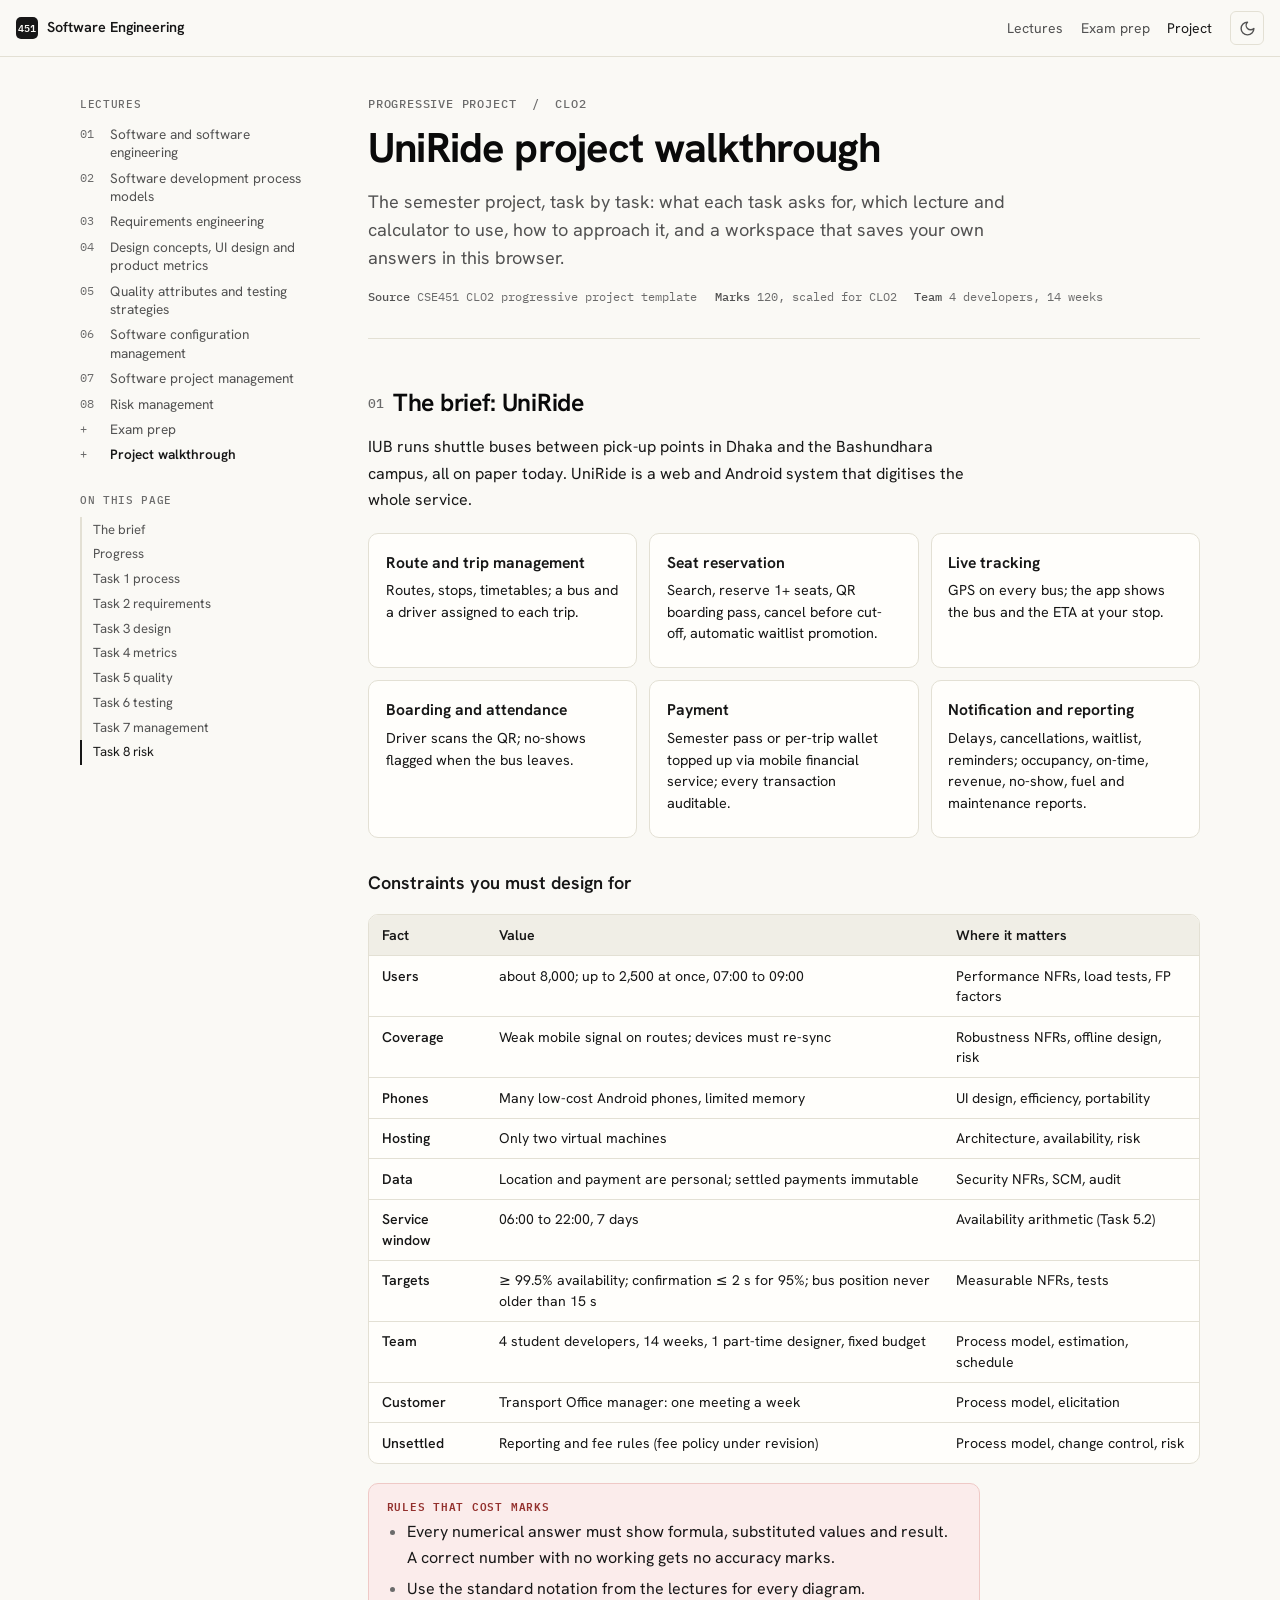
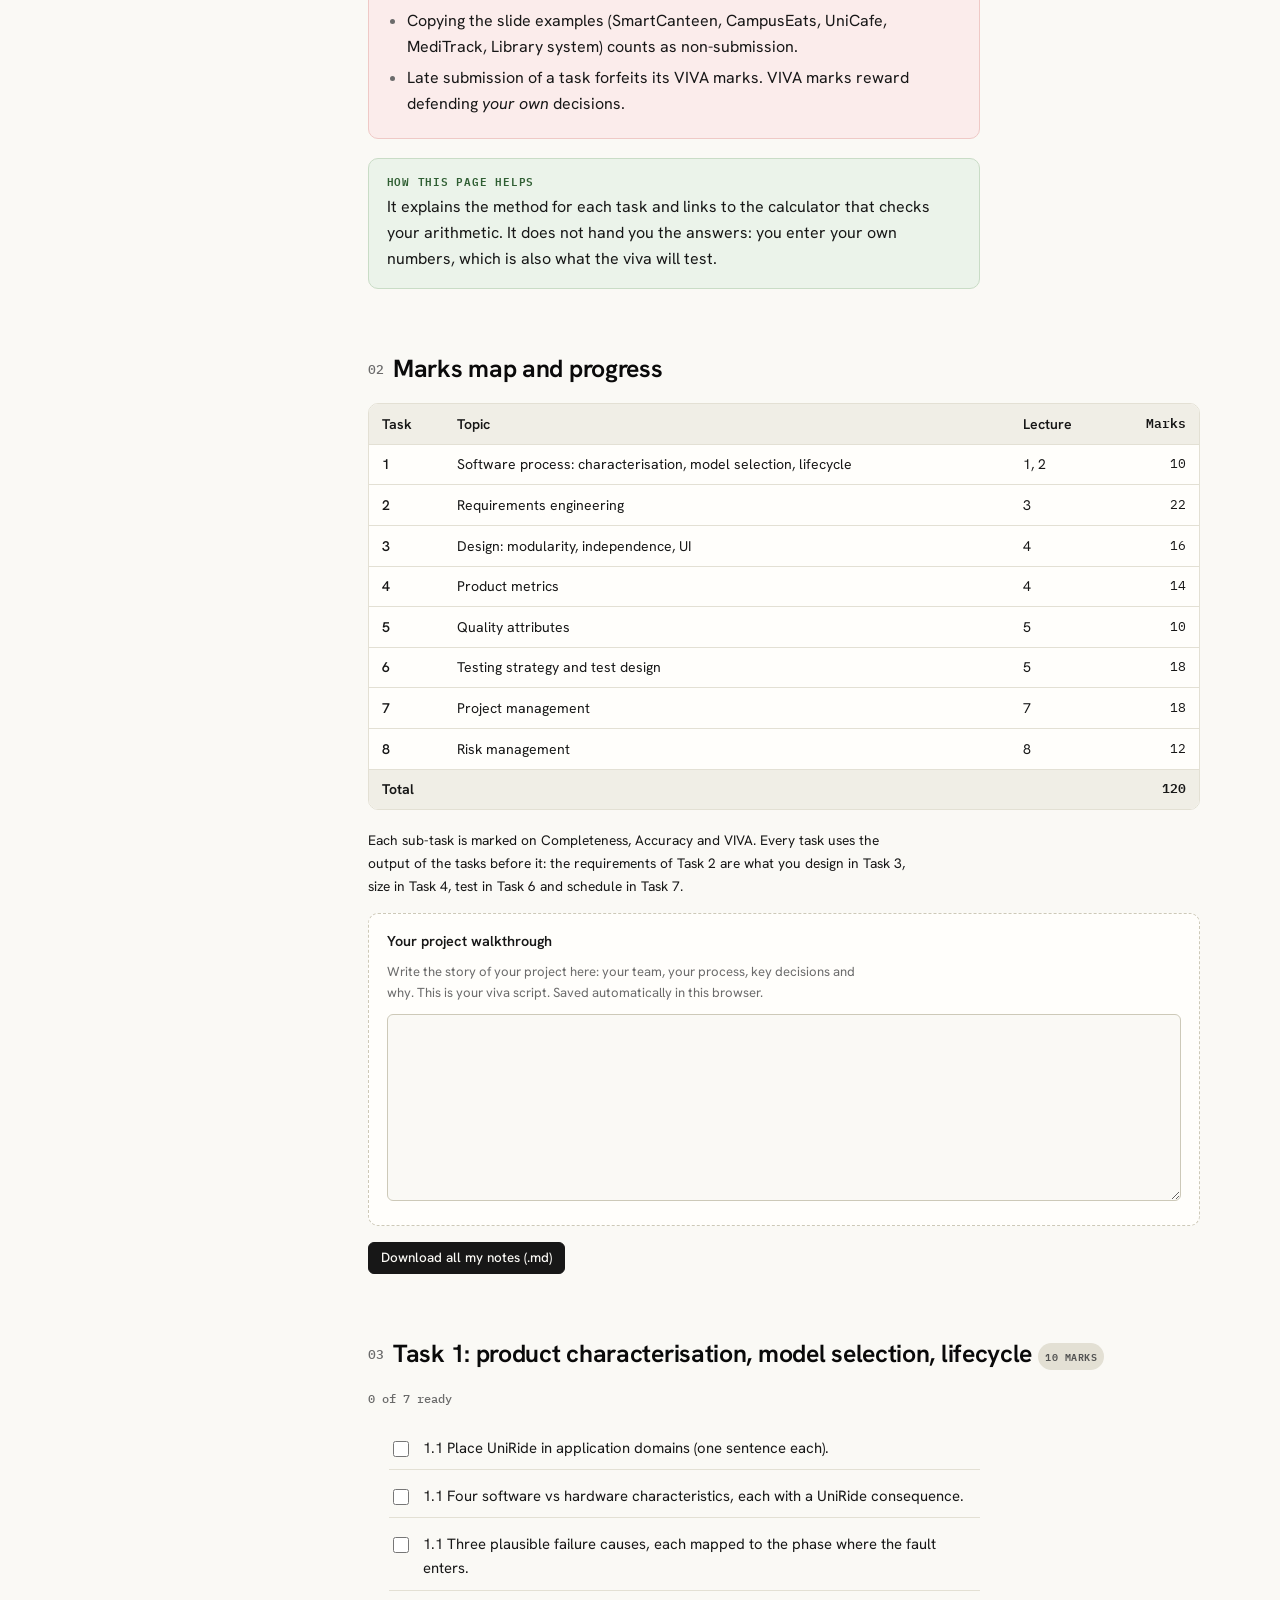
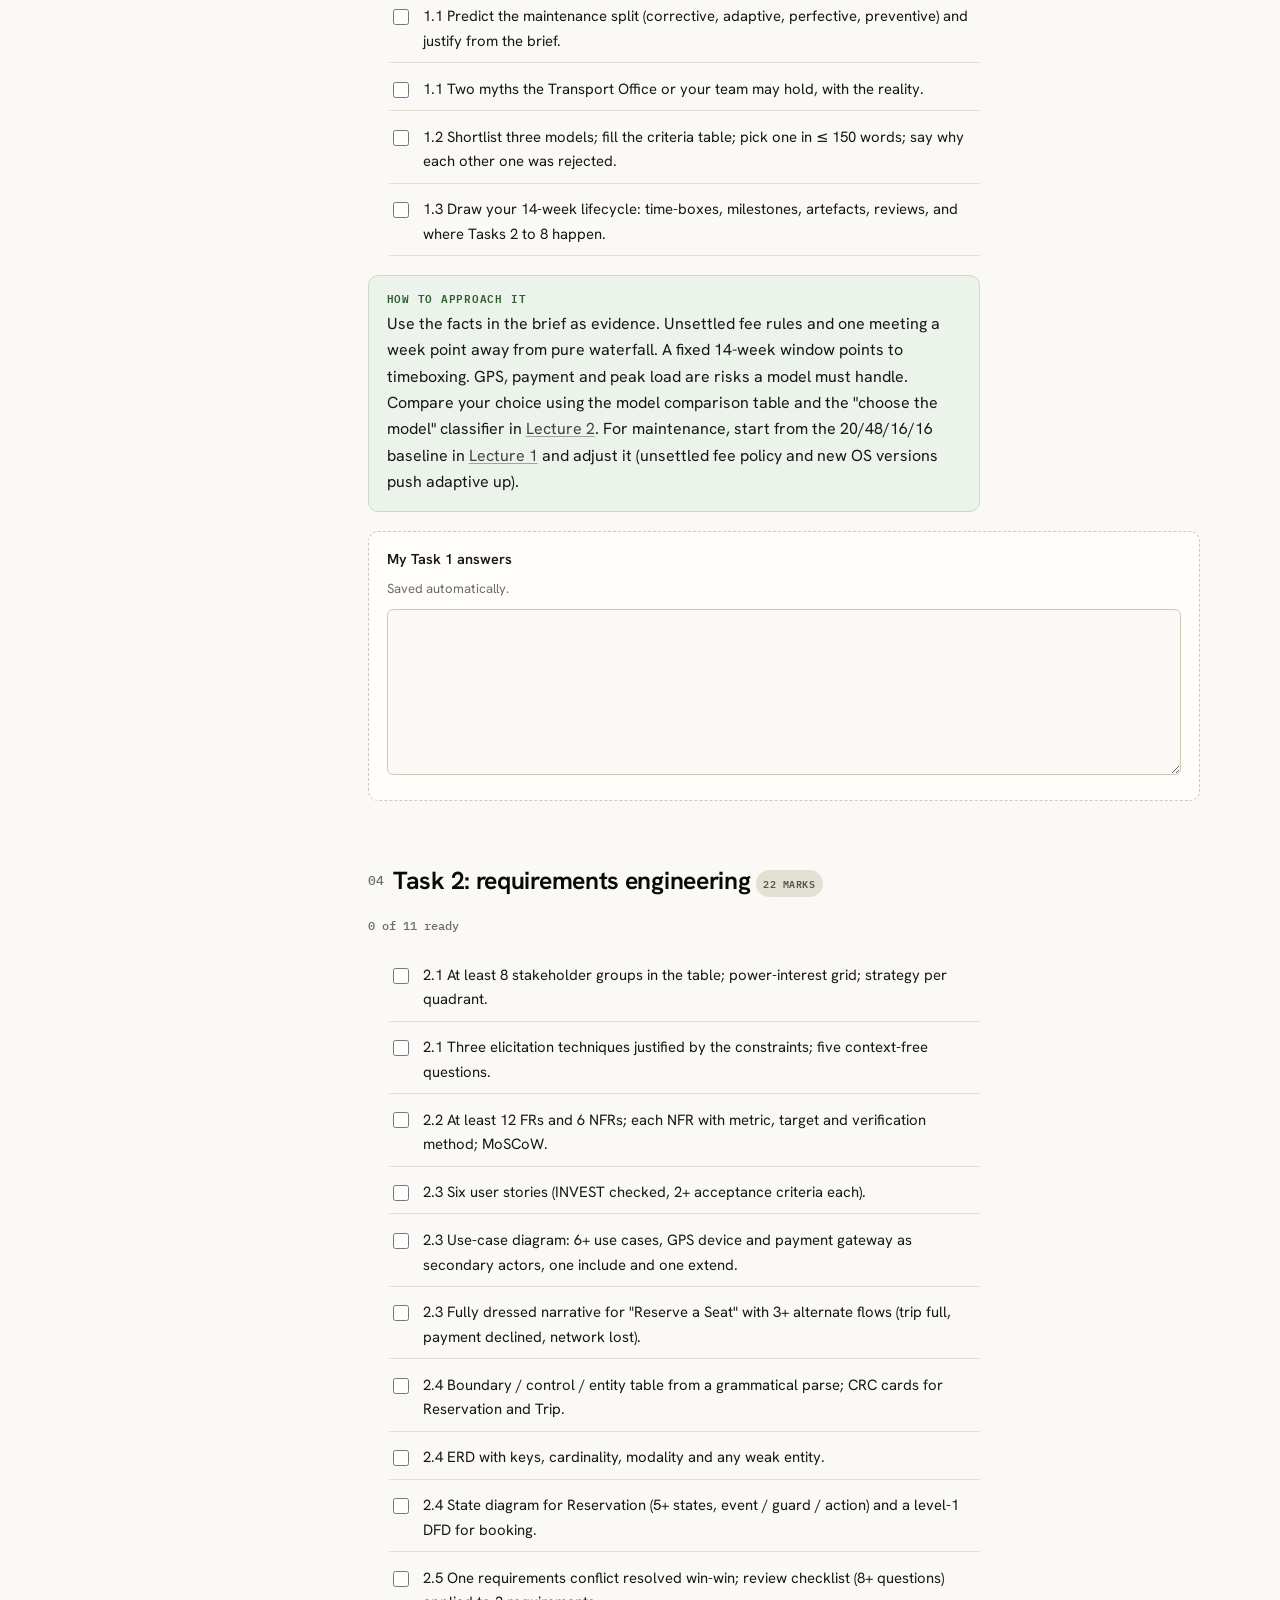
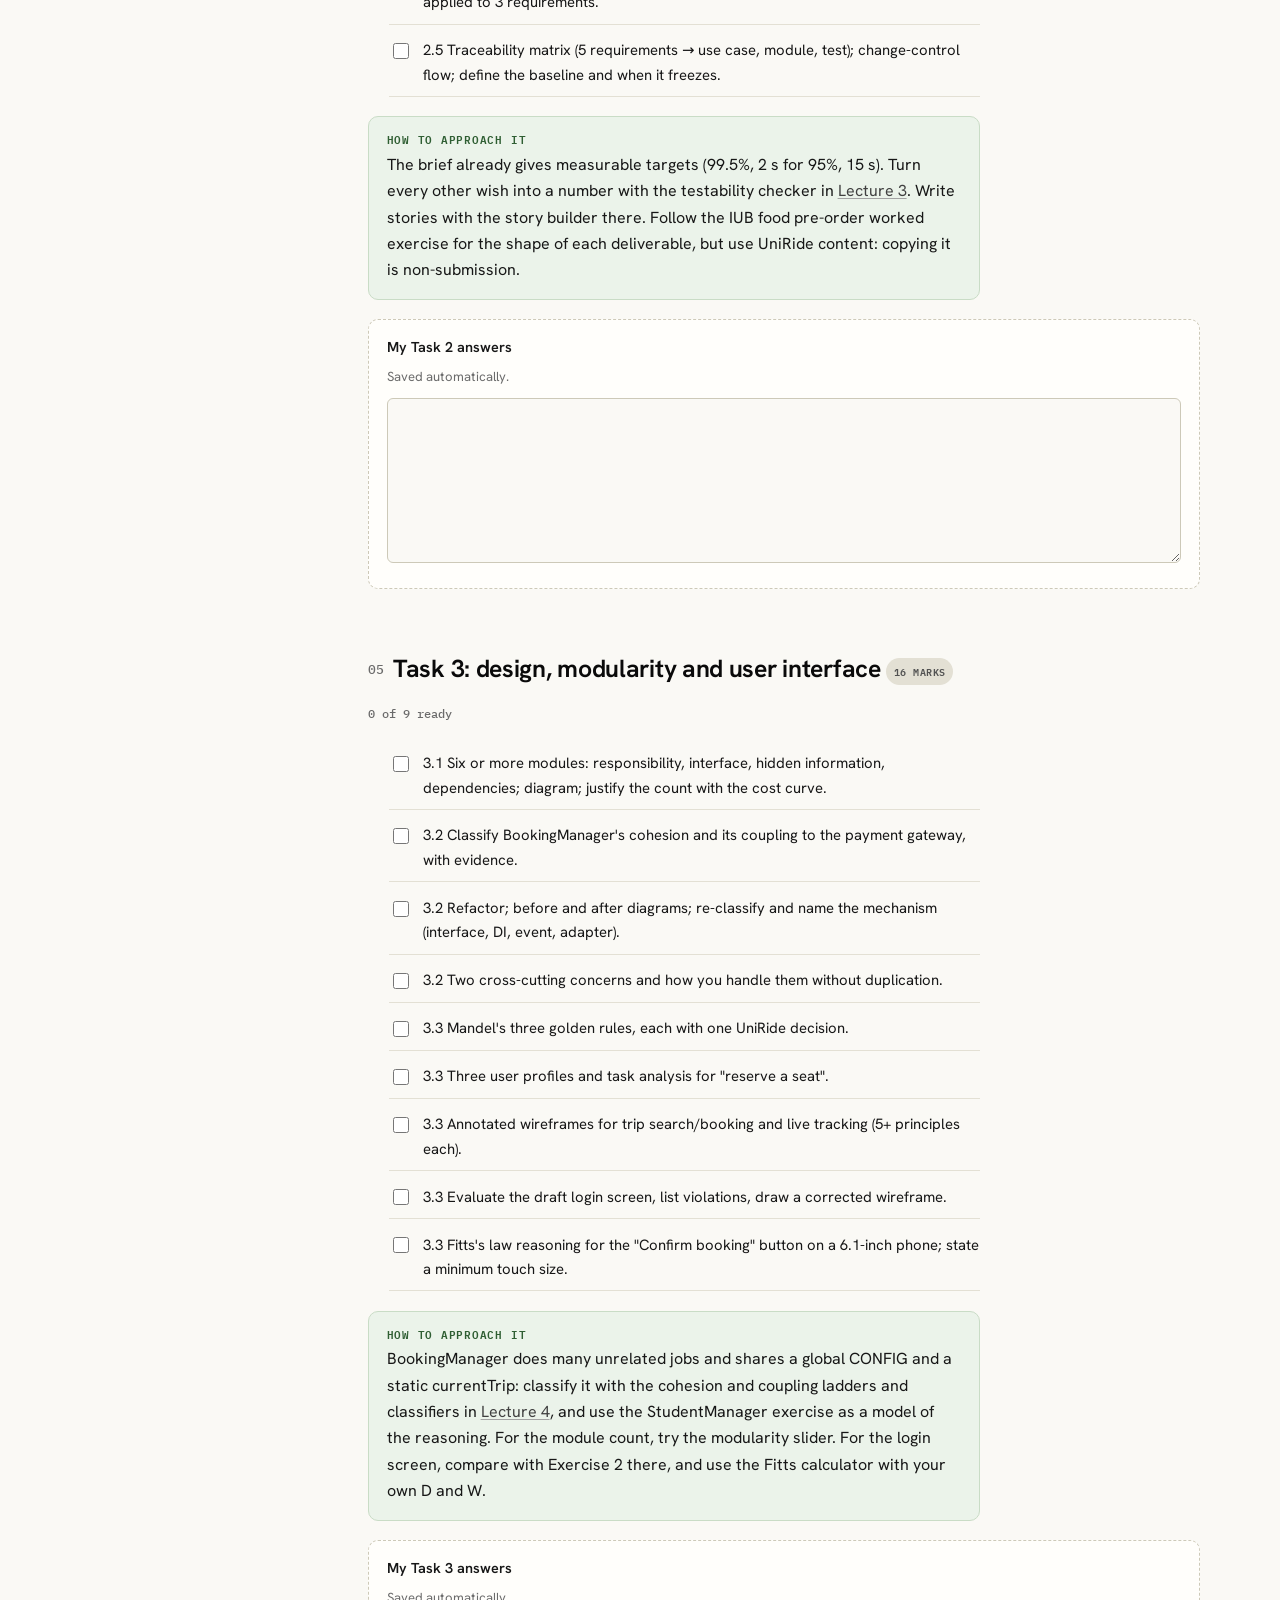
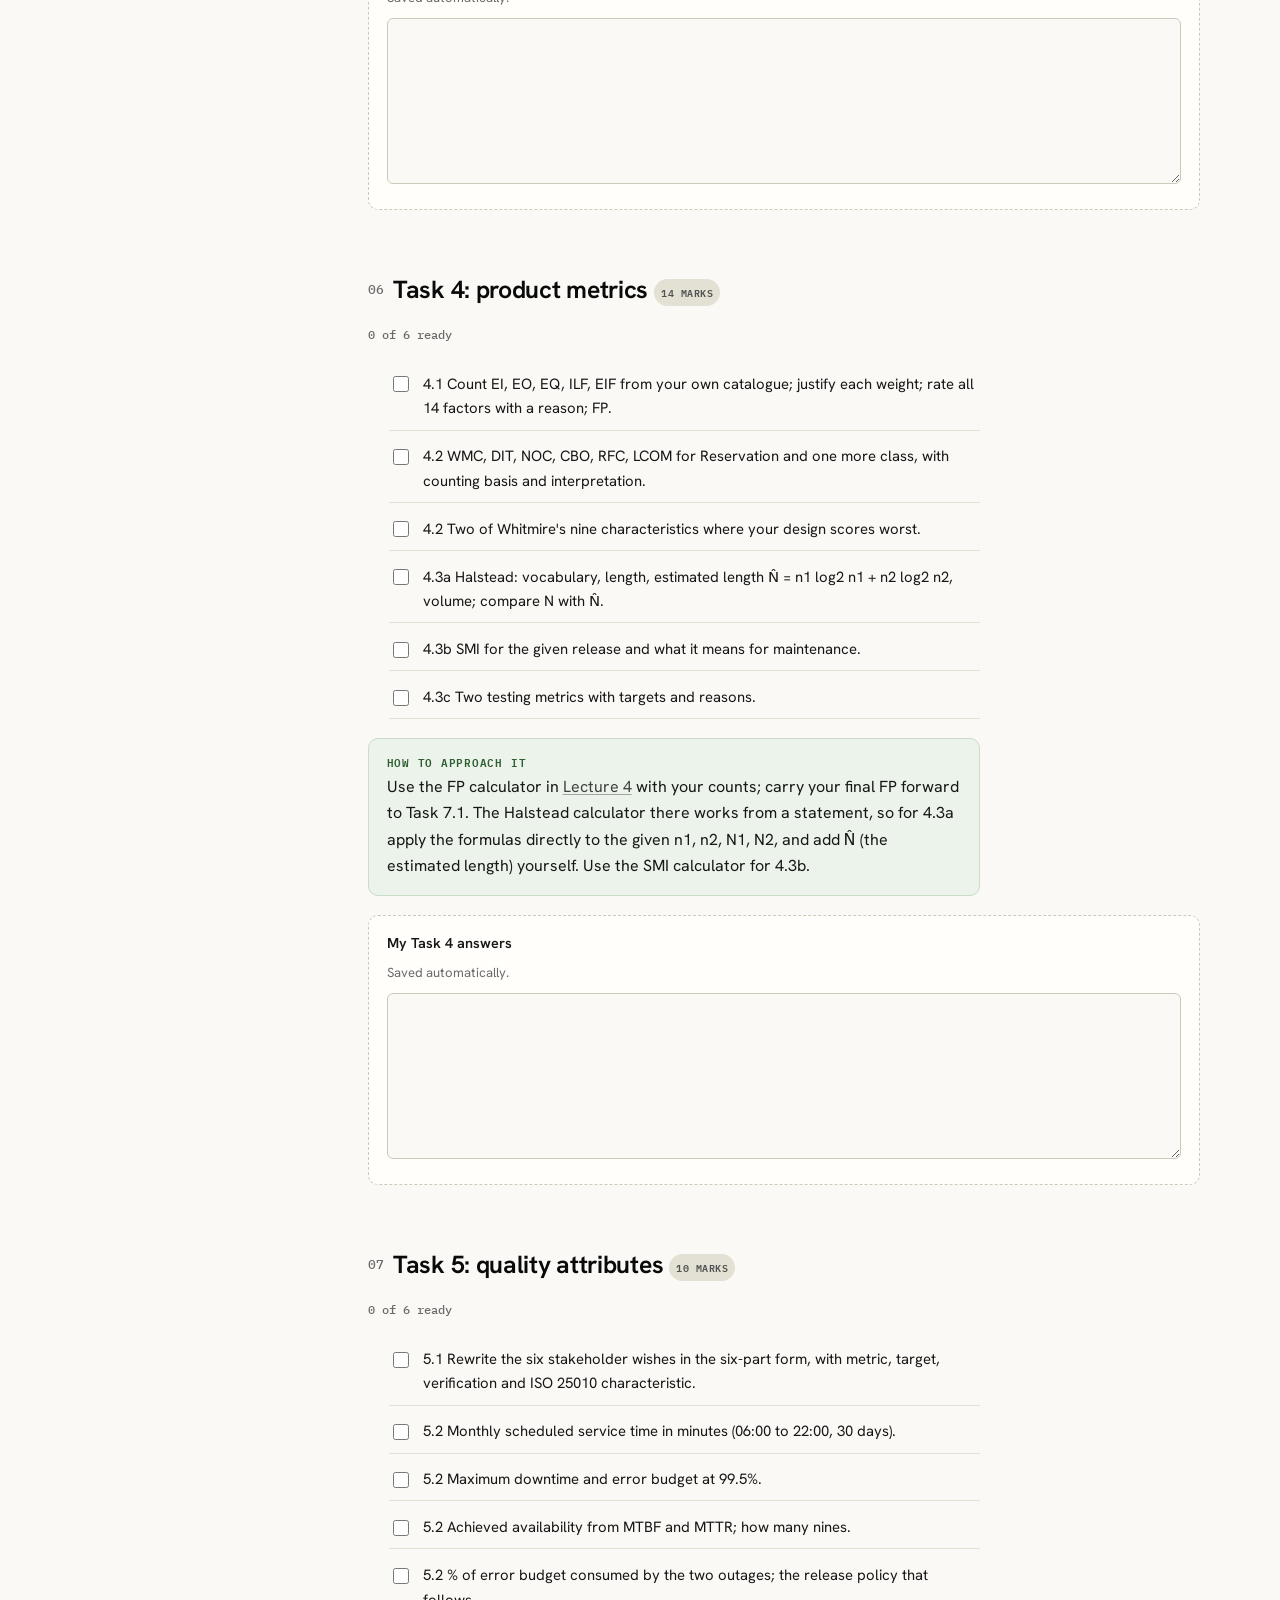
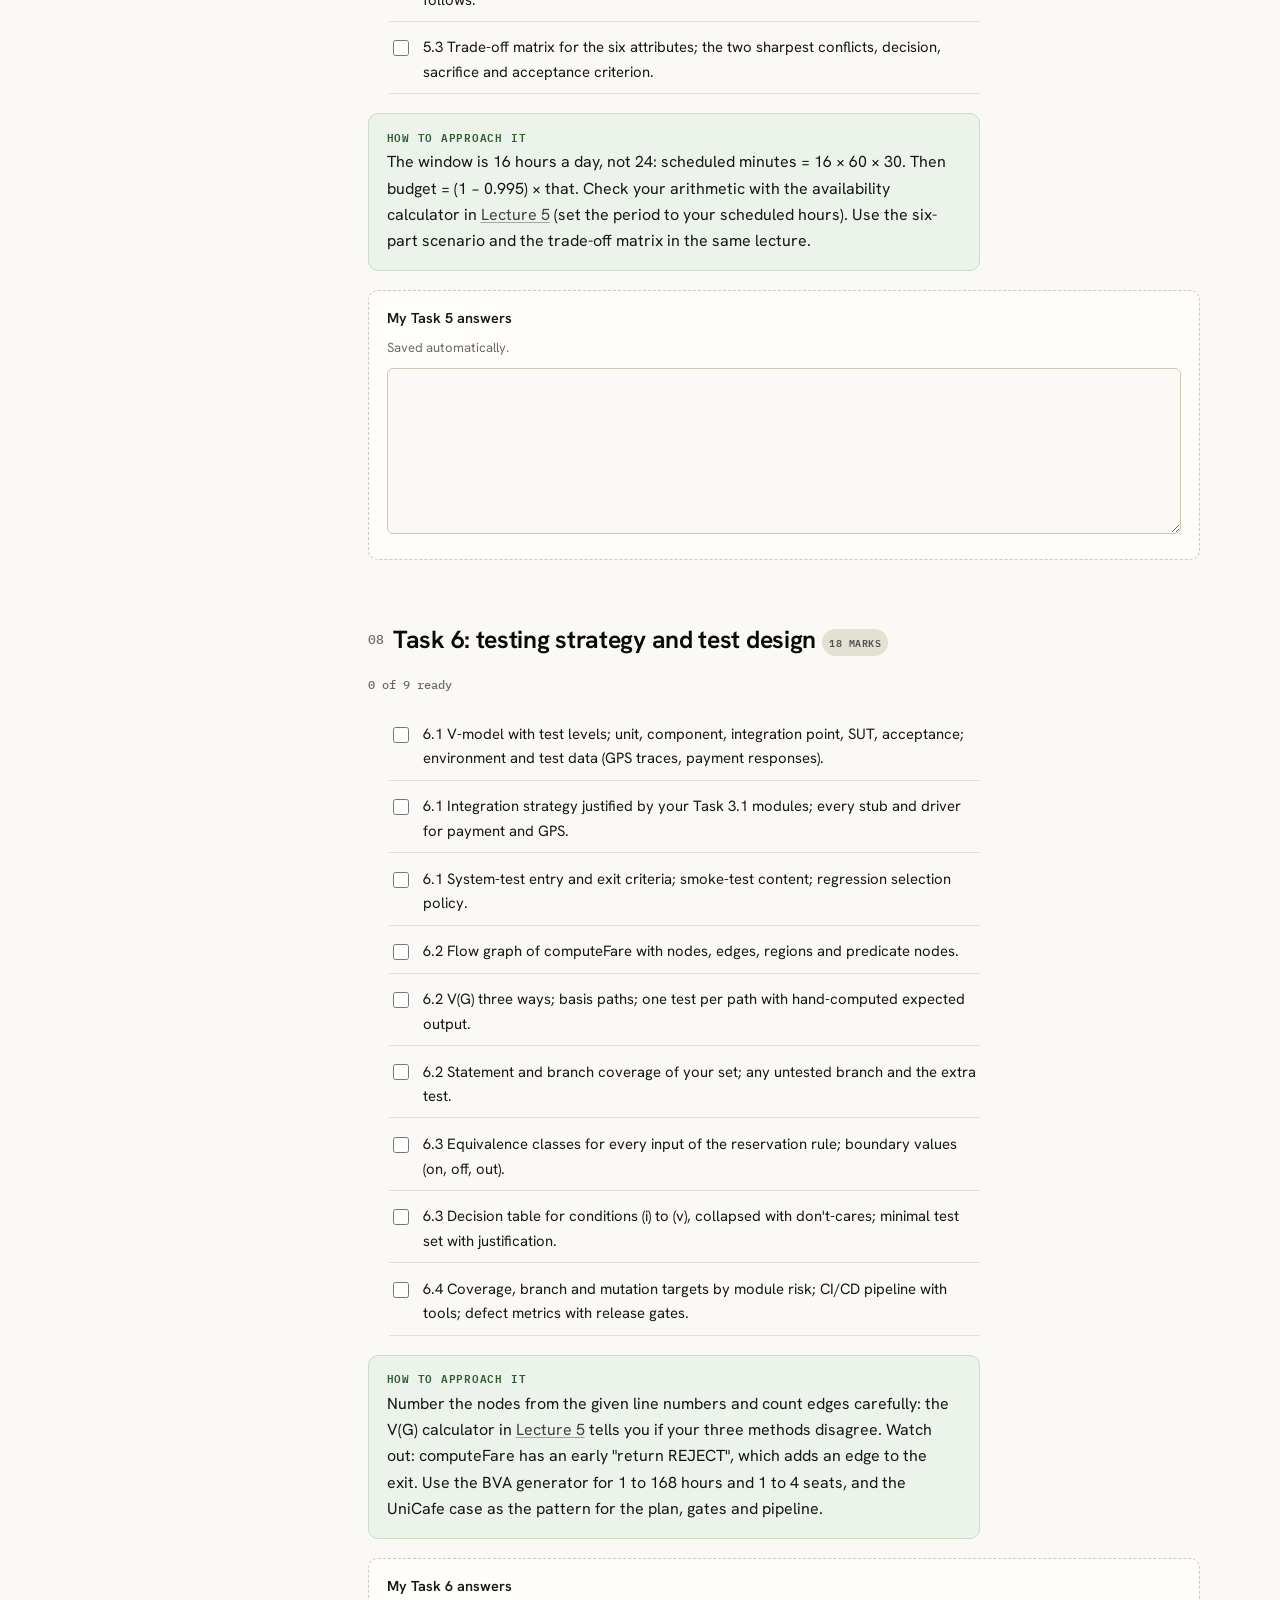
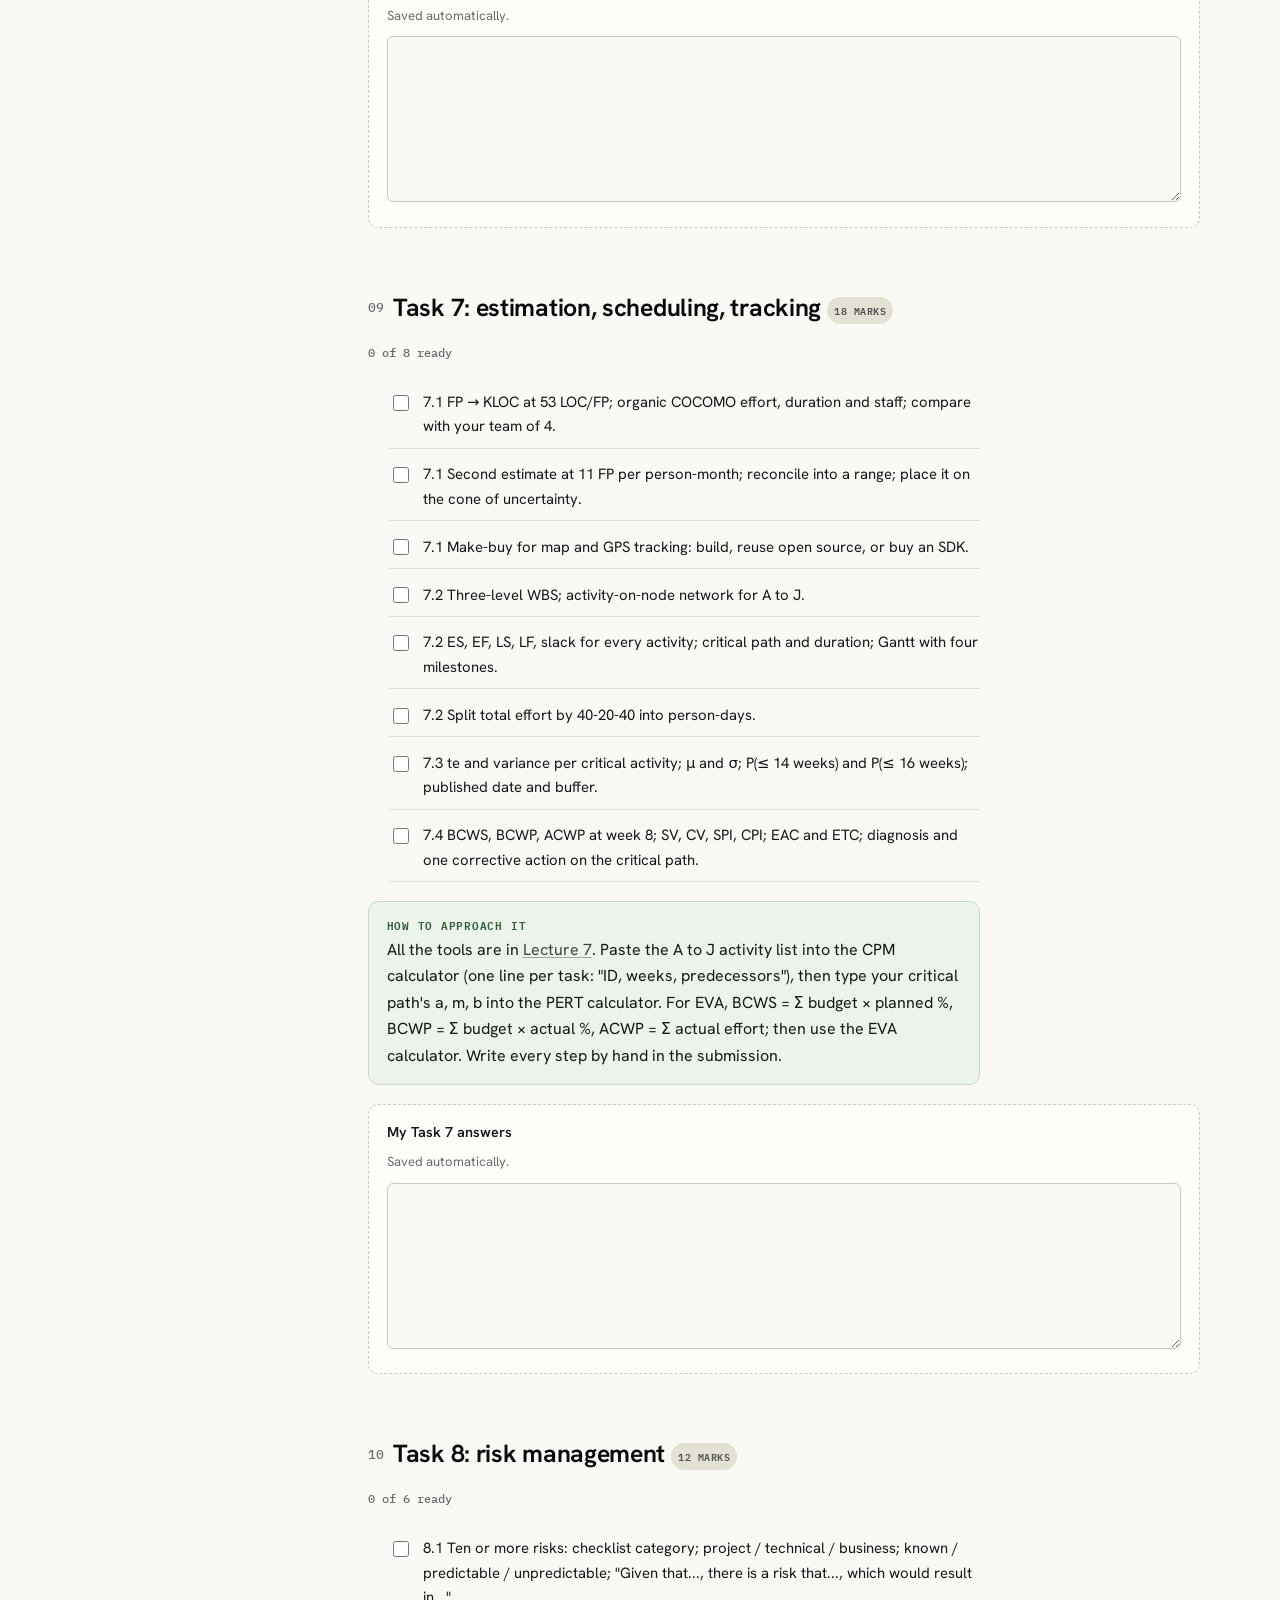
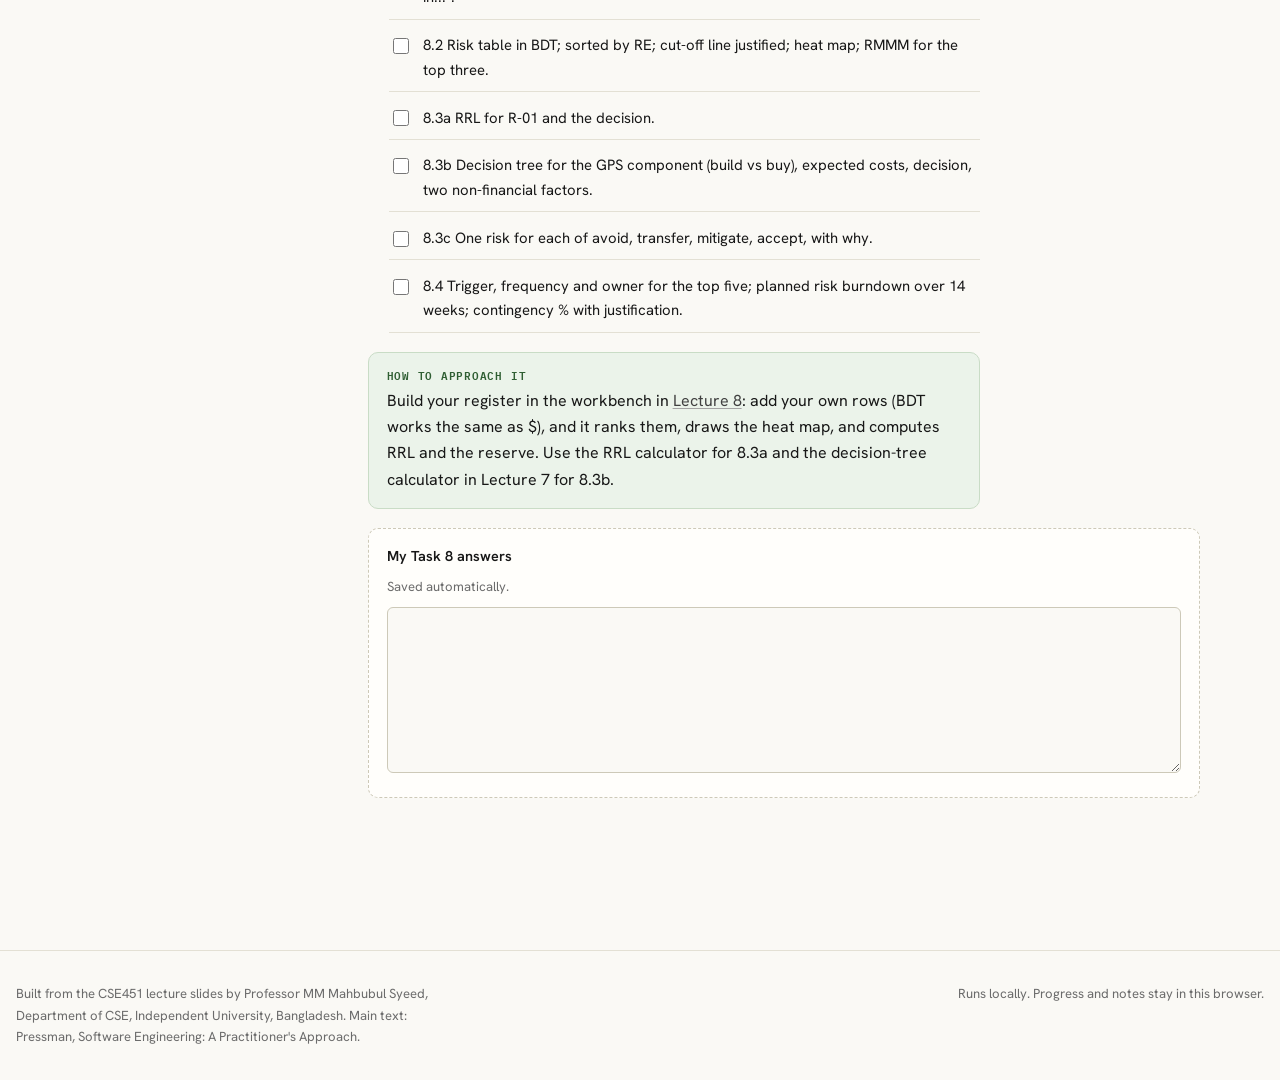
<file: project.html>
<!doctype html>
<html lang="en">
<head>
<meta charset="utf-8">
<meta name="viewport" content="width=device-width, initial-scale=1">
<title>UniRide Project Walkthrough</title>
<meta name="description" content="The CSE451 progressive project (UniRide): the brief, the eight tasks, how to approach each one, and a private workspace for your own answers.">
<script>try{var t=localStorage.getItem('theme');if(t?t==='dark':matchMedia('(prefers-color-scheme: dark)').matches)document.documentElement.classList.add('dark')}catch(e){}</script>
<link rel="stylesheet" href="assets/style.css">
</head>
<body data-root="." data-slug="project">
<a class="skip" href="#main">Skip to content</a>
<header id="site-header"></header>
<div class="chips" id="chips"></div>
<main id="main">
<div class="lecture">
<nav class="rail" id="rail" aria-label="Lectures"></nav>
<article class="article">

<header class="lecture-head">
  <p class="eyebrow">Progressive project &nbsp;/&nbsp; CLO2</p>
  <h1>UniRide project walkthrough</h1>
  <p class="summary">The semester project, task by task: what each task asks for, which lecture and calculator to use, how to approach it, and a workspace that saves your own answers in this browser.</p>
  <p class="meta"><span><b>Source</b> CSE451 CLO2 progressive project template</span><span><b>Marks</b> 120, scaled for CLO2</span><span><b>Team</b> 4 developers, 14 weeks</span></p>
</header>

<div class="prose">

<section id="brief">
<h2 data-short="The brief"><span class="n">01</span>The brief: UniRide</h2>
<p>IUB runs shuttle buses between pick-up points in Dhaka and the Bashundhara campus, all on paper today. UniRide is a web and Android system that digitises the whole service.</p>
<div class="cards">
  <div class="c"><h4>Route and trip management</h4><p>Routes, stops, timetables; a bus and a driver assigned to each trip.</p></div>
  <div class="c"><h4>Seat reservation</h4><p>Search, reserve 1+ seats, QR boarding pass, cancel before cut-off, automatic waitlist promotion.</p></div>
  <div class="c"><h4>Live tracking</h4><p>GPS on every bus; the app shows the bus and the ETA at your stop.</p></div>
  <div class="c"><h4>Boarding and attendance</h4><p>Driver scans the QR; no-shows flagged when the bus leaves.</p></div>
  <div class="c"><h4>Payment</h4><p>Semester pass or per-trip wallet topped up via mobile financial service; every transaction auditable.</p></div>
  <div class="c"><h4>Notification and reporting</h4><p>Delays, cancellations, waitlist, reminders; occupancy, on-time, revenue, no-show, fuel and maintenance reports.</p></div>
</div>
<h3>Constraints you must design for</h3>
<div class="tscroll"><table><tr><th>Fact</th><th>Value</th><th>Where it matters</th></tr>
<tr><td>Users</td><td>about 8,000; up to 2,500 at once, 07:00 to 09:00</td><td>Performance NFRs, load tests, FP factors</td></tr>
<tr><td>Coverage</td><td>Weak mobile signal on routes; devices must re-sync</td><td>Robustness NFRs, offline design, risk</td></tr>
<tr><td>Phones</td><td>Many low-cost Android phones, limited memory</td><td>UI design, efficiency, portability</td></tr>
<tr><td>Hosting</td><td>Only two virtual machines</td><td>Architecture, availability, risk</td></tr>
<tr><td>Data</td><td>Location and payment are personal; settled payments immutable</td><td>Security NFRs, SCM, audit</td></tr>
<tr><td>Service window</td><td>06:00 to 22:00, 7 days</td><td>Availability arithmetic (Task 5.2)</td></tr>
<tr><td>Targets</td><td>&ge; 99.5% availability; confirmation &le; 2 s for 95%; bus position never older than 15 s</td><td>Measurable NFRs, tests</td></tr>
<tr><td>Team</td><td>4 student developers, 14 weeks, 1 part-time designer, fixed budget</td><td>Process model, estimation, schedule</td></tr>
<tr><td>Customer</td><td>Transport Office manager: one meeting a week</td><td>Process model, elicitation</td></tr>
<tr><td>Unsettled</td><td>Reporting and fee rules (fee policy under revision)</td><td>Process model, change control, risk</td></tr></table></div>
<div class="box trap"><span class="lbl">Rules that cost marks</span><ul><li>Every numerical answer must show formula, substituted values and result. A correct number with no working gets no accuracy marks.</li><li>Use the standard notation from the lectures for every diagram.</li><li>Copying the slide examples (SmartCanteen, CampusEats, UniCafe, MediTrack, Library system) counts as non-submission.</li><li>Late submission of a task forfeits its VIVA marks. VIVA marks reward defending <em>your own</em> decisions.</li></ul></div>
<div class="box key"><span class="lbl">How this page helps</span><p>It explains the method for each task and links to the calculator that checks your arithmetic. It does not hand you the answers: you enter your own numbers, which is also what the viva will test.</p></div>
</section>

<section id="tracker">
<h2 data-short="Progress"><span class="n">02</span>Marks map and progress</h2>
<div class="tscroll"><table><tr><th>Task</th><th>Topic</th><th>Lecture</th><th class="num">Marks</th></tr>
<tr><td>1</td><td>Software process: characterisation, model selection, lifecycle</td><td>1, 2</td><td class="num">10</td></tr>
<tr><td>2</td><td>Requirements engineering</td><td>3</td><td class="num">22</td></tr>
<tr><td>3</td><td>Design: modularity, independence, UI</td><td>4</td><td class="num">16</td></tr>
<tr><td>4</td><td>Product metrics</td><td>4</td><td class="num">14</td></tr>
<tr><td>5</td><td>Quality attributes</td><td>5</td><td class="num">10</td></tr>
<tr><td>6</td><td>Testing strategy and test design</td><td>5</td><td class="num">18</td></tr>
<tr><td>7</td><td>Project management</td><td>7</td><td class="num">18</td></tr>
<tr><td>8</td><td>Risk management</td><td>8</td><td class="num">12</td></tr>
<tr class="total"><td colspan="3">Total</td><td class="num">120</td></tr></table></div>
<p class="small">Each sub-task is marked on Completeness, Accuracy and VIVA. Every task uses the output of the tasks before it: the requirements of Task 2 are what you design in Task 3, size in Task 4, test in Task 6 and schedule in Task 7.</p>
<div class="slot"><label for="ws-overview">Your project walkthrough</label><p class="hint">Write the story of your project here: your team, your process, key decisions and why. This is your viva script. Saved automatically in this browser. <span class="saved">saved</span></p><textarea id="ws-overview" data-ws="overview" rows="8" placeholder=""></textarea></div>
<div style="display:flex;gap:.5rem;flex-wrap:wrap"><button class="btn primary" type="button" id="export">Download all my notes (.md)</button></div>
</section>

<section id="task1">
<h2 data-short="Task 1 process"><span class="n">03</span>Task 1: product characterisation, model selection, lifecycle <span class="tag">10 marks</span></h2>
<p><span class="check-progress" data-for="t1"></span></p>
<ul class="checklist" id="t1" data-key="t1">
  <li>1.1 Place UniRide in application domains (one sentence each).</li>
  <li>1.1 Four software vs hardware characteristics, each with a UniRide consequence.</li>
  <li>1.1 Three plausible failure causes, each mapped to the phase where the fault enters.</li>
  <li>1.1 Predict the maintenance split (corrective, adaptive, perfective, preventive) and justify from the brief.</li>
  <li>1.1 Two myths the Transport Office or your team may hold, with the reality.</li>
  <li>1.2 Shortlist three models; fill the criteria table; pick one in &le; 150 words; say why each other one was rejected.</li>
  <li>1.3 Draw your 14-week lifecycle: time-boxes, milestones, artefacts, reviews, and where Tasks 2 to 8 happen.</li>
</ul>
<div class="box key"><span class="lbl">How to approach it</span><p>Use the facts in the brief as evidence. Unsettled fee rules and one meeting a week point away from pure waterfall. A fixed 14-week window points to timeboxing. GPS, payment and peak load are risks a model must handle. Compare your choice using the model comparison table and the "choose the model" classifier in <a href="lectures/02-process-models.html#choose">Lecture 2</a>. For maintenance, start from the 20/48/16/16 baseline in <a href="lectures/01-software-and-se.html#maintenance">Lecture 1</a> and adjust it (unsettled fee policy and new OS versions push adaptive up).</p></div>
<div class="slot"><label for="ws-t1">My Task 1 answers</label><p class="hint">Saved automatically. <span class="saved">saved</span></p><textarea id="ws-t1" data-ws="t1" rows="7"></textarea></div>
</section>

<section id="task2">
<h2 data-short="Task 2 requirements"><span class="n">04</span>Task 2: requirements engineering <span class="tag">22 marks</span></h2>
<p><span class="check-progress" data-for="t2"></span></p>
<ul class="checklist" id="t2" data-key="t2">
  <li>2.1 At least 8 stakeholder groups in the table; power-interest grid; strategy per quadrant.</li>
  <li>2.1 Three elicitation techniques justified by the constraints; five context-free questions.</li>
  <li>2.2 At least 12 FRs and 6 NFRs; each NFR with metric, target and verification method; MoSCoW.</li>
  <li>2.3 Six user stories (INVEST checked, 2+ acceptance criteria each).</li>
  <li>2.3 Use-case diagram: 6+ use cases, GPS device and payment gateway as secondary actors, one include and one extend.</li>
  <li>2.3 Fully dressed narrative for "Reserve a Seat" with 3+ alternate flows (trip full, payment declined, network lost).</li>
  <li>2.4 Boundary / control / entity table from a grammatical parse; CRC cards for Reservation and Trip.</li>
  <li>2.4 ERD with keys, cardinality, modality and any weak entity.</li>
  <li>2.4 State diagram for Reservation (5+ states, event / guard / action) and a level-1 DFD for booking.</li>
  <li>2.5 One requirements conflict resolved win-win; review checklist (8+ questions) applied to 3 requirements.</li>
  <li>2.5 Traceability matrix (5 requirements &rarr; use case, module, test); change-control flow; define the baseline and when it freezes.</li>
</ul>
<div class="box key"><span class="lbl">How to approach it</span><p>The brief already gives measurable targets (99.5%, 2 s for 95%, 15 s). Turn every other wish into a number with the testability checker in <a href="lectures/03-requirements-engineering.html#srs">Lecture 3</a>. Write stories with the story builder there. Follow the IUB food pre-order worked exercise for the shape of each deliverable, but use UniRide content: copying it is non-submission.</p></div>
<div class="slot"><label for="ws-t2">My Task 2 answers</label><p class="hint">Saved automatically. <span class="saved">saved</span></p><textarea id="ws-t2" data-ws="t2" rows="7"></textarea></div>
</section>

<section id="task3">
<h2 data-short="Task 3 design"><span class="n">05</span>Task 3: design, modularity and user interface <span class="tag">16 marks</span></h2>
<p><span class="check-progress" data-for="t3"></span></p>
<ul class="checklist" id="t3" data-key="t3">
  <li>3.1 Six or more modules: responsibility, interface, hidden information, dependencies; diagram; justify the count with the cost curve.</li>
  <li>3.2 Classify BookingManager's cohesion and its coupling to the payment gateway, with evidence.</li>
  <li>3.2 Refactor; before and after diagrams; re-classify and name the mechanism (interface, DI, event, adapter).</li>
  <li>3.2 Two cross-cutting concerns and how you handle them without duplication.</li>
  <li>3.3 Mandel's three golden rules, each with one UniRide decision.</li>
  <li>3.3 Three user profiles and task analysis for "reserve a seat".</li>
  <li>3.3 Annotated wireframes for trip search/booking and live tracking (5+ principles each).</li>
  <li>3.3 Evaluate the draft login screen, list violations, draw a corrected wireframe.</li>
  <li>3.3 Fitts's law reasoning for the "Confirm booking" button on a 6.1-inch phone; state a minimum touch size.</li>
</ul>
<div class="box key"><span class="lbl">How to approach it</span><p>BookingManager does many unrelated jobs and shares a global CONFIG and a static currentTrip: classify it with the cohesion and coupling ladders and classifiers in <a href="lectures/04-design-and-metrics.html#independence">Lecture 4</a>, and use the StudentManager exercise as a model of the reasoning. For the module count, try the modularity slider. For the login screen, compare with Exercise 2 there, and use the Fitts calculator with your own D and W.</p></div>
<div class="slot"><label for="ws-t3">My Task 3 answers</label><p class="hint">Saved automatically. <span class="saved">saved</span></p><textarea id="ws-t3" data-ws="t3" rows="7"></textarea></div>
</section>

<section id="task4">
<h2 data-short="Task 4 metrics"><span class="n">06</span>Task 4: product metrics <span class="tag">14 marks</span></h2>
<p><span class="check-progress" data-for="t4"></span></p>
<ul class="checklist" id="t4" data-key="t4">
  <li>4.1 Count EI, EO, EQ, ILF, EIF from your own catalogue; justify each weight; rate all 14 factors with a reason; FP.</li>
  <li>4.2 WMC, DIT, NOC, CBO, RFC, LCOM for Reservation and one more class, with counting basis and interpretation.</li>
  <li>4.2 Two of Whitmire's nine characteristics where your design scores worst.</li>
  <li>4.3a Halstead: vocabulary, length, estimated length N&#770; = n1 log2 n1 + n2 log2 n2, volume; compare N with N&#770;.</li>
  <li>4.3b SMI for the given release and what it means for maintenance.</li>
  <li>4.3c Two testing metrics with targets and reasons.</li>
</ul>
<div class="box key"><span class="lbl">How to approach it</span><p>Use the FP calculator in <a href="lectures/04-design-and-metrics.html#fp">Lecture 4</a> with your counts; carry your final FP forward to Task 7.1. The Halstead calculator there works from a statement, so for 4.3a apply the formulas directly to the given n1, n2, N1, N2, and add N&#770; (the estimated length) yourself. Use the SMI calculator for 4.3b.</p></div>
<div class="slot"><label for="ws-t4">My Task 4 answers</label><p class="hint">Saved automatically. <span class="saved">saved</span></p><textarea id="ws-t4" data-ws="t4" rows="7"></textarea></div>
</section>

<section id="task5">
<h2 data-short="Task 5 quality"><span class="n">07</span>Task 5: quality attributes <span class="tag">10 marks</span></h2>
<p><span class="check-progress" data-for="t5"></span></p>
<ul class="checklist" id="t5" data-key="t5">
  <li>5.1 Rewrite the six stakeholder wishes in the six-part form, with metric, target, verification and ISO 25010 characteristic.</li>
  <li>5.2 Monthly scheduled service time in minutes (06:00 to 22:00, 30 days).</li>
  <li>5.2 Maximum downtime and error budget at 99.5%.</li>
  <li>5.2 Achieved availability from MTBF and MTTR; how many nines.</li>
  <li>5.2 % of error budget consumed by the two outages; the release policy that follows.</li>
  <li>5.3 Trade-off matrix for the six attributes; the two sharpest conflicts, decision, sacrifice and acceptance criterion.</li>
</ul>
<div class="box key"><span class="lbl">How to approach it</span><p>The window is 16 hours a day, not 24: scheduled minutes = 16 &times; 60 &times; 30. Then budget = (1 &minus; 0.995) &times; that. Check your arithmetic with the availability calculator in <a href="lectures/05-quality-and-testing.html#availability">Lecture 5</a> (set the period to your scheduled hours). Use the six-part scenario and the trade-off matrix in the same lecture.</p></div>
<div class="slot"><label for="ws-t5">My Task 5 answers</label><p class="hint">Saved automatically. <span class="saved">saved</span></p><textarea id="ws-t5" data-ws="t5" rows="7"></textarea></div>
</section>

<section id="task6">
<h2 data-short="Task 6 testing"><span class="n">08</span>Task 6: testing strategy and test design <span class="tag">18 marks</span></h2>
<p><span class="check-progress" data-for="t6"></span></p>
<ul class="checklist" id="t6" data-key="t6">
  <li>6.1 V-model with test levels; unit, component, integration point, SUT, acceptance; environment and test data (GPS traces, payment responses).</li>
  <li>6.1 Integration strategy justified by your Task 3.1 modules; every stub and driver for payment and GPS.</li>
  <li>6.1 System-test entry and exit criteria; smoke-test content; regression selection policy.</li>
  <li>6.2 Flow graph of computeFare with nodes, edges, regions and predicate nodes.</li>
  <li>6.2 V(G) three ways; basis paths; one test per path with hand-computed expected output.</li>
  <li>6.2 Statement and branch coverage of your set; any untested branch and the extra test.</li>
  <li>6.3 Equivalence classes for every input of the reservation rule; boundary values (on, off, out).</li>
  <li>6.3 Decision table for conditions (i) to (v), collapsed with don't-cares; minimal test set with justification.</li>
  <li>6.4 Coverage, branch and mutation targets by module risk; CI/CD pipeline with tools; defect metrics with release gates.</li>
</ul>
<div class="box key"><span class="lbl">How to approach it</span><p>Number the nodes from the given line numbers and count edges carefully: the V(G) calculator in <a href="lectures/05-quality-and-testing.html#basis">Lecture 5</a> tells you if your three methods disagree. Watch out: computeFare has an early "return REJECT", which adds an edge to the exit. Use the BVA generator for 1 to 168 hours and 1 to 4 seats, and the UniCafe case as the pattern for the plan, gates and pipeline.</p></div>
<div class="slot"><label for="ws-t6">My Task 6 answers</label><p class="hint">Saved automatically. <span class="saved">saved</span></p><textarea id="ws-t6" data-ws="t6" rows="7"></textarea></div>
</section>

<section id="task7">
<h2 data-short="Task 7 management"><span class="n">09</span>Task 7: estimation, scheduling, tracking <span class="tag">18 marks</span></h2>
<p><span class="check-progress" data-for="t7"></span></p>
<ul class="checklist" id="t7" data-key="t7">
  <li>7.1 FP &rarr; KLOC at 53 LOC/FP; organic COCOMO effort, duration and staff; compare with your team of 4.</li>
  <li>7.1 Second estimate at 11 FP per person-month; reconcile into a range; place it on the cone of uncertainty.</li>
  <li>7.1 Make-buy for map and GPS tracking: build, reuse open source, or buy an SDK.</li>
  <li>7.2 Three-level WBS; activity-on-node network for A to J.</li>
  <li>7.2 ES, EF, LS, LF, slack for every activity; critical path and duration; Gantt with four milestones.</li>
  <li>7.2 Split total effort by 40-20-40 into person-days.</li>
  <li>7.3 te and variance per critical activity; &mu; and &sigma;; P(&le; 14 weeks) and P(&le; 16 weeks); published date and buffer.</li>
  <li>7.4 BCWS, BCWP, ACWP at week 8; SV, CV, SPI, CPI; EAC and ETC; diagnosis and one corrective action on the critical path.</li>
</ul>
<div class="box key"><span class="lbl">How to approach it</span><p>All the tools are in <a href="lectures/07-project-management.html">Lecture 7</a>. Paste the A to J activity list into the CPM calculator (one line per task: "ID, weeks, predecessors"), then type your critical path's a, m, b into the PERT calculator. For EVA, BCWS = &Sigma; budget &times; planned %, BCWP = &Sigma; budget &times; actual %, ACWP = &Sigma; actual effort; then use the EVA calculator. Write every step by hand in the submission.</p></div>
<div class="slot"><label for="ws-t7">My Task 7 answers</label><p class="hint">Saved automatically. <span class="saved">saved</span></p><textarea id="ws-t7" data-ws="t7" rows="7"></textarea></div>
</section>

<section id="task8">
<h2 data-short="Task 8 risk"><span class="n">10</span>Task 8: risk management <span class="tag">12 marks</span></h2>
<p><span class="check-progress" data-for="t8"></span></p>
<ul class="checklist" id="t8" data-key="t8">
  <li>8.1 Ten or more risks: checklist category; project / technical / business; known / predictable / unpredictable; "Given that..., there is a risk that..., which would result in...".</li>
  <li>8.2 Risk table in BDT; sorted by RE; cut-off line justified; heat map; RMMM for the top three.</li>
  <li>8.3a RRL for R-01 and the decision.</li>
  <li>8.3b Decision tree for the GPS component (build vs buy), expected costs, decision, two non-financial factors.</li>
  <li>8.3c One risk for each of avoid, transfer, mitigate, accept, with why.</li>
  <li>8.4 Trigger, frequency and owner for the top five; planned risk burndown over 14 weeks; contingency % with justification.</li>
</ul>
<div class="box key"><span class="lbl">How to approach it</span><p>Build your register in the workbench in <a href="lectures/08-risk-management.html#workbench">Lecture 8</a>: add your own rows (BDT works the same as $), and it ranks them, draws the heat map, and computes RRL and the reserve. Use the RRL calculator for 8.3a and the decision-tree calculator in Lecture 7 for 8.3b.</p></div>
<div class="slot"><label for="ws-t8">My Task 8 answers</label><p class="hint">Saved automatically. <span class="saved">saved</span></p><textarea id="ws-t8" data-ws="t8" rows="7"></textarea></div>
</section>

</div>
</article>
</div>
</main>
<footer id="site-footer"></footer>
<script src="assets/app.js"></script>
<script>
document.getElementById("export").addEventListener("click",function(){
  var parts=["# UniRide project notes",""],names={overview:"Project walkthrough",t1:"Task 1",t2:"Task 2",t3:"Task 3",t4:"Task 4",t5:"Task 5",t6:"Task 6",t7:"Task 7",t8:"Task 8"};
  document.querySelectorAll("[data-ws]").forEach(function(t){parts.push("## "+names[t.getAttribute("data-ws")],"",t.value||"(empty)","");});
  var a=document.createElement("a");a.href=URL.createObjectURL(new Blob([parts.join("\n")],{type:"text/markdown"}));a.download="uniride-notes.md";document.body.appendChild(a);a.click();a.remove();
});
</script>
</body>
</html>
</file>
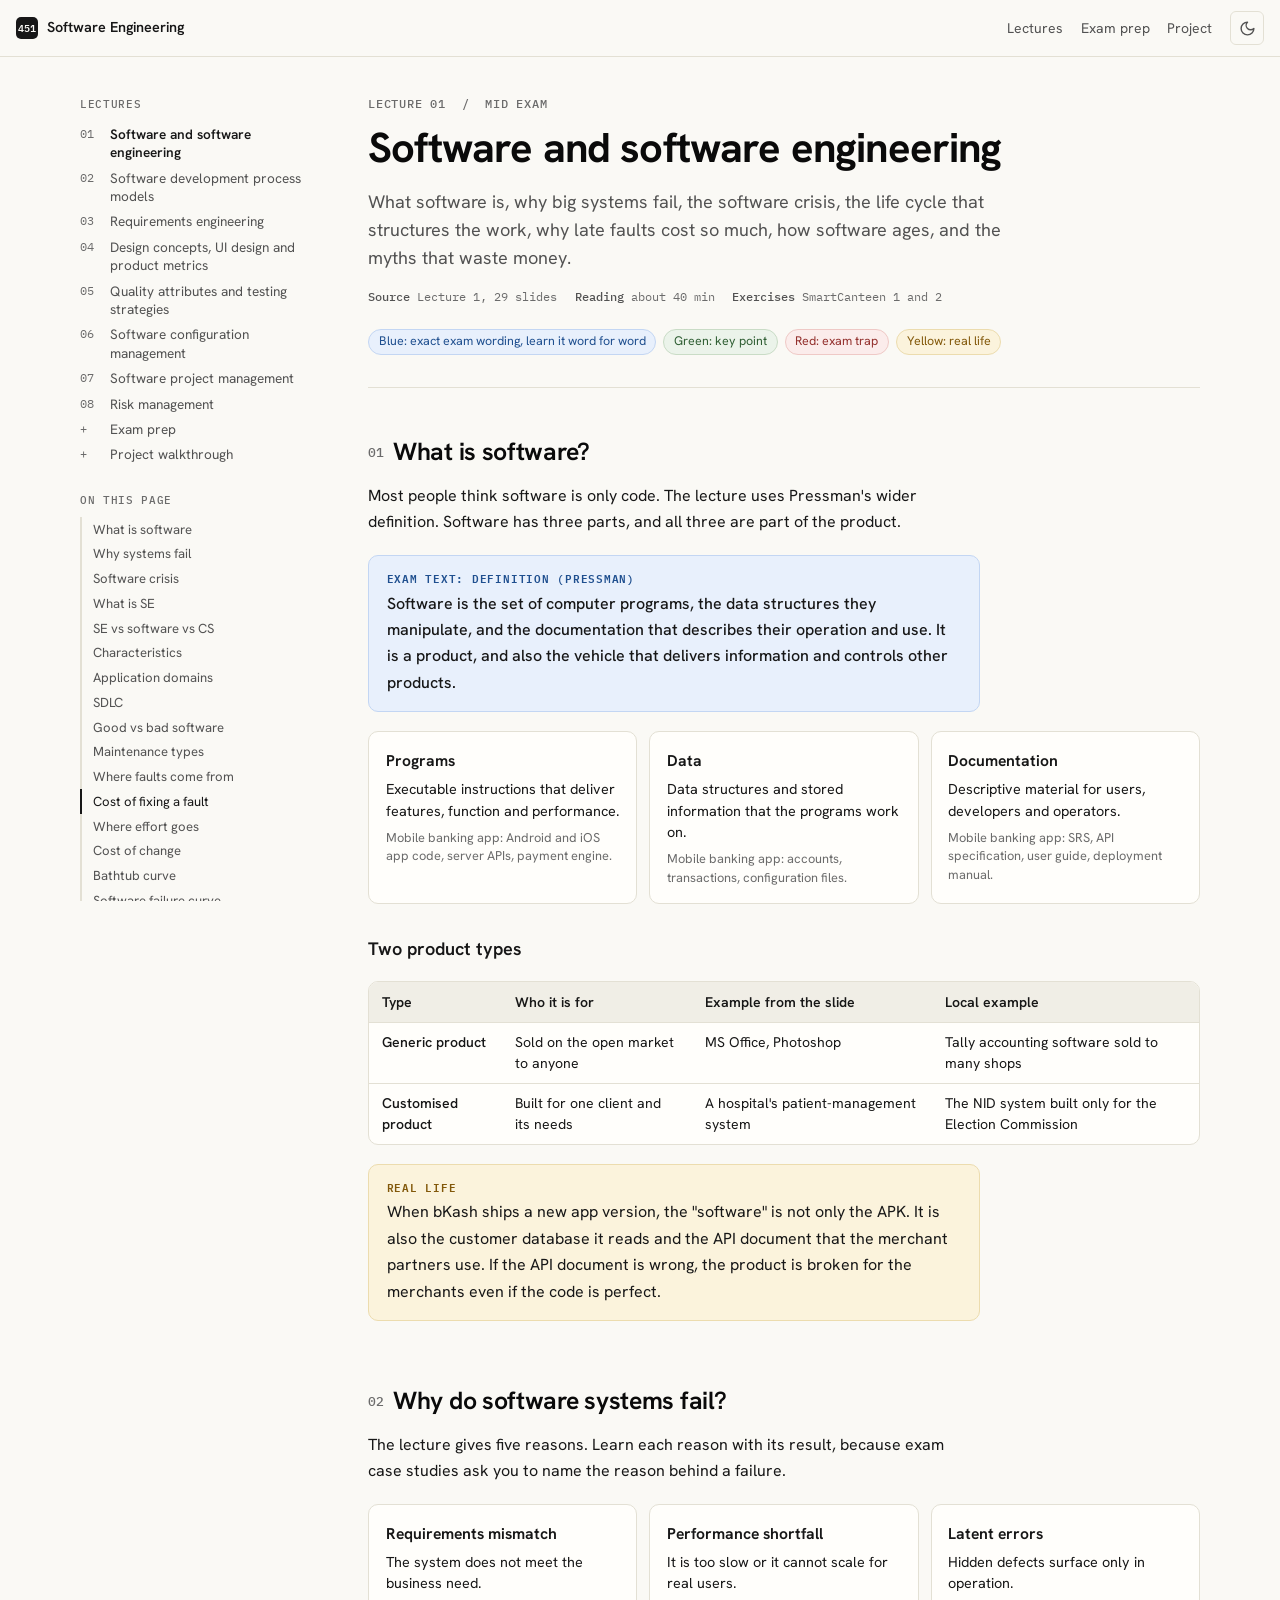
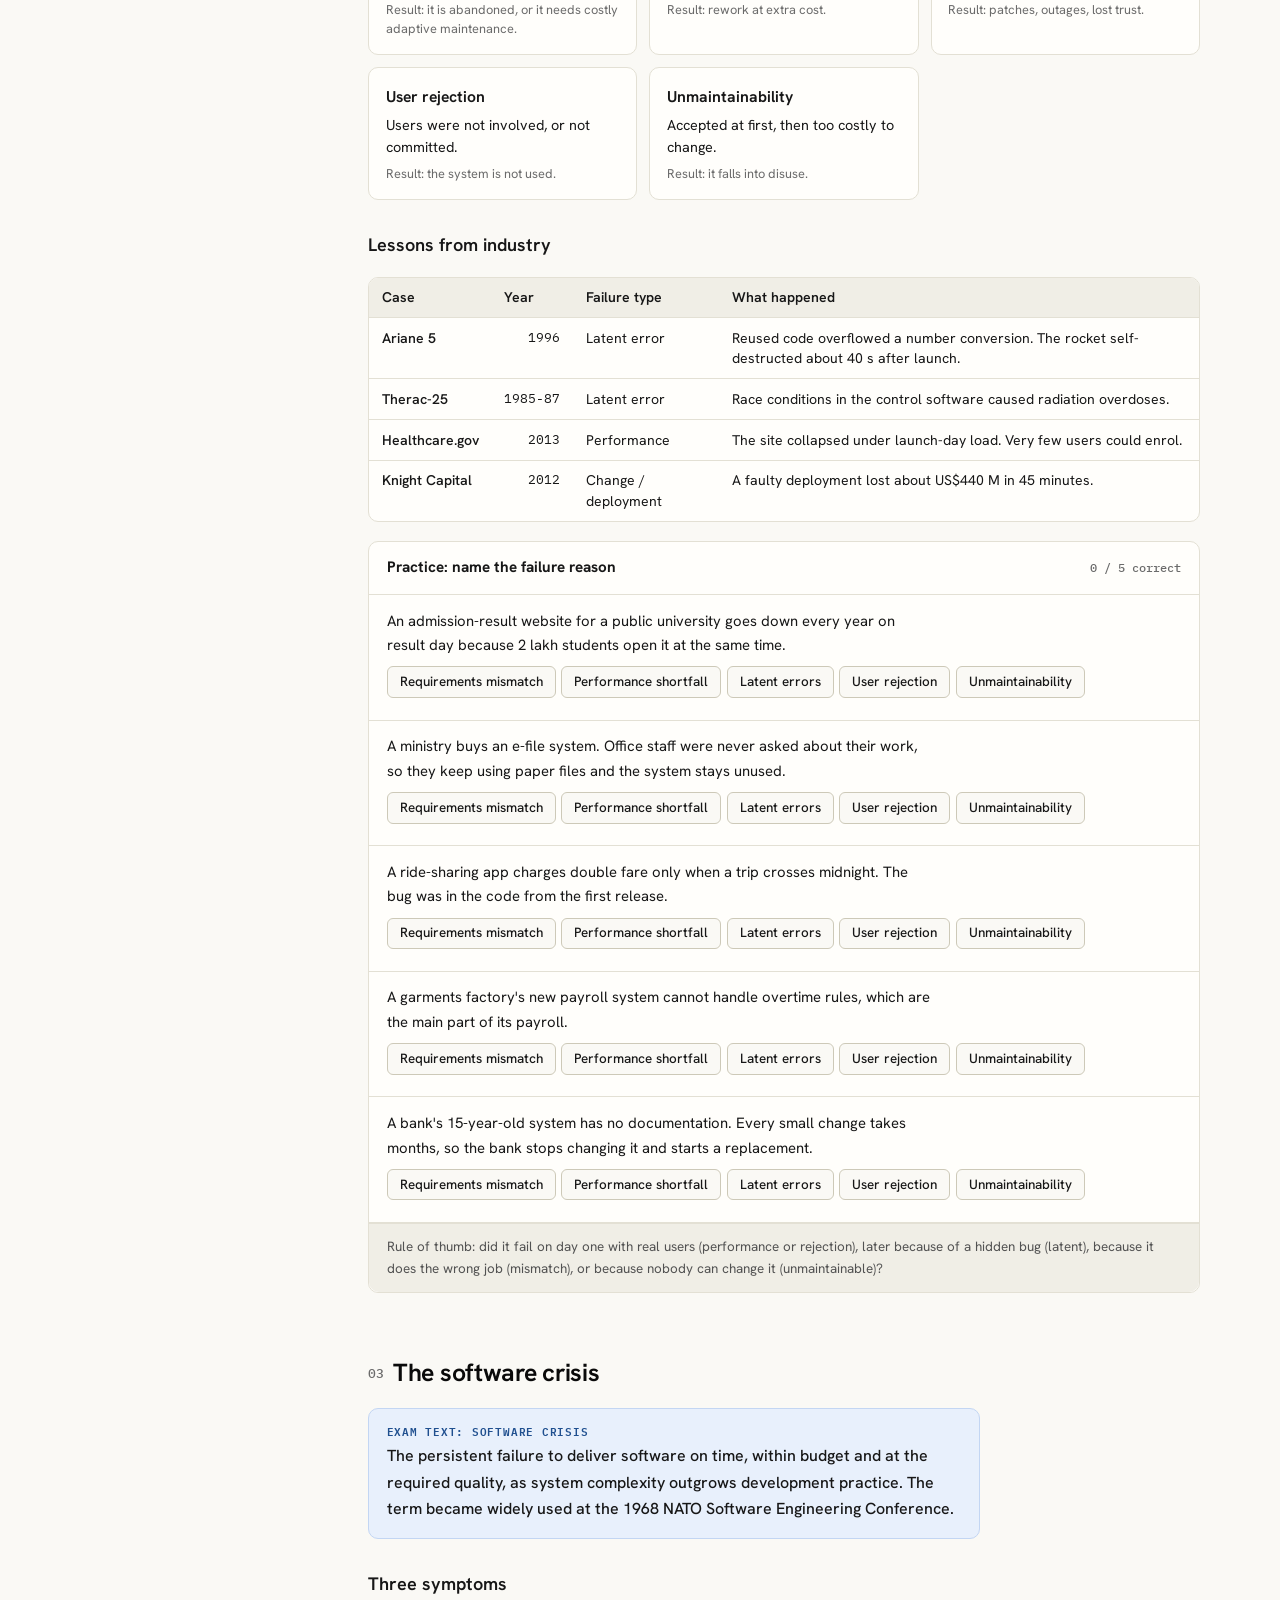
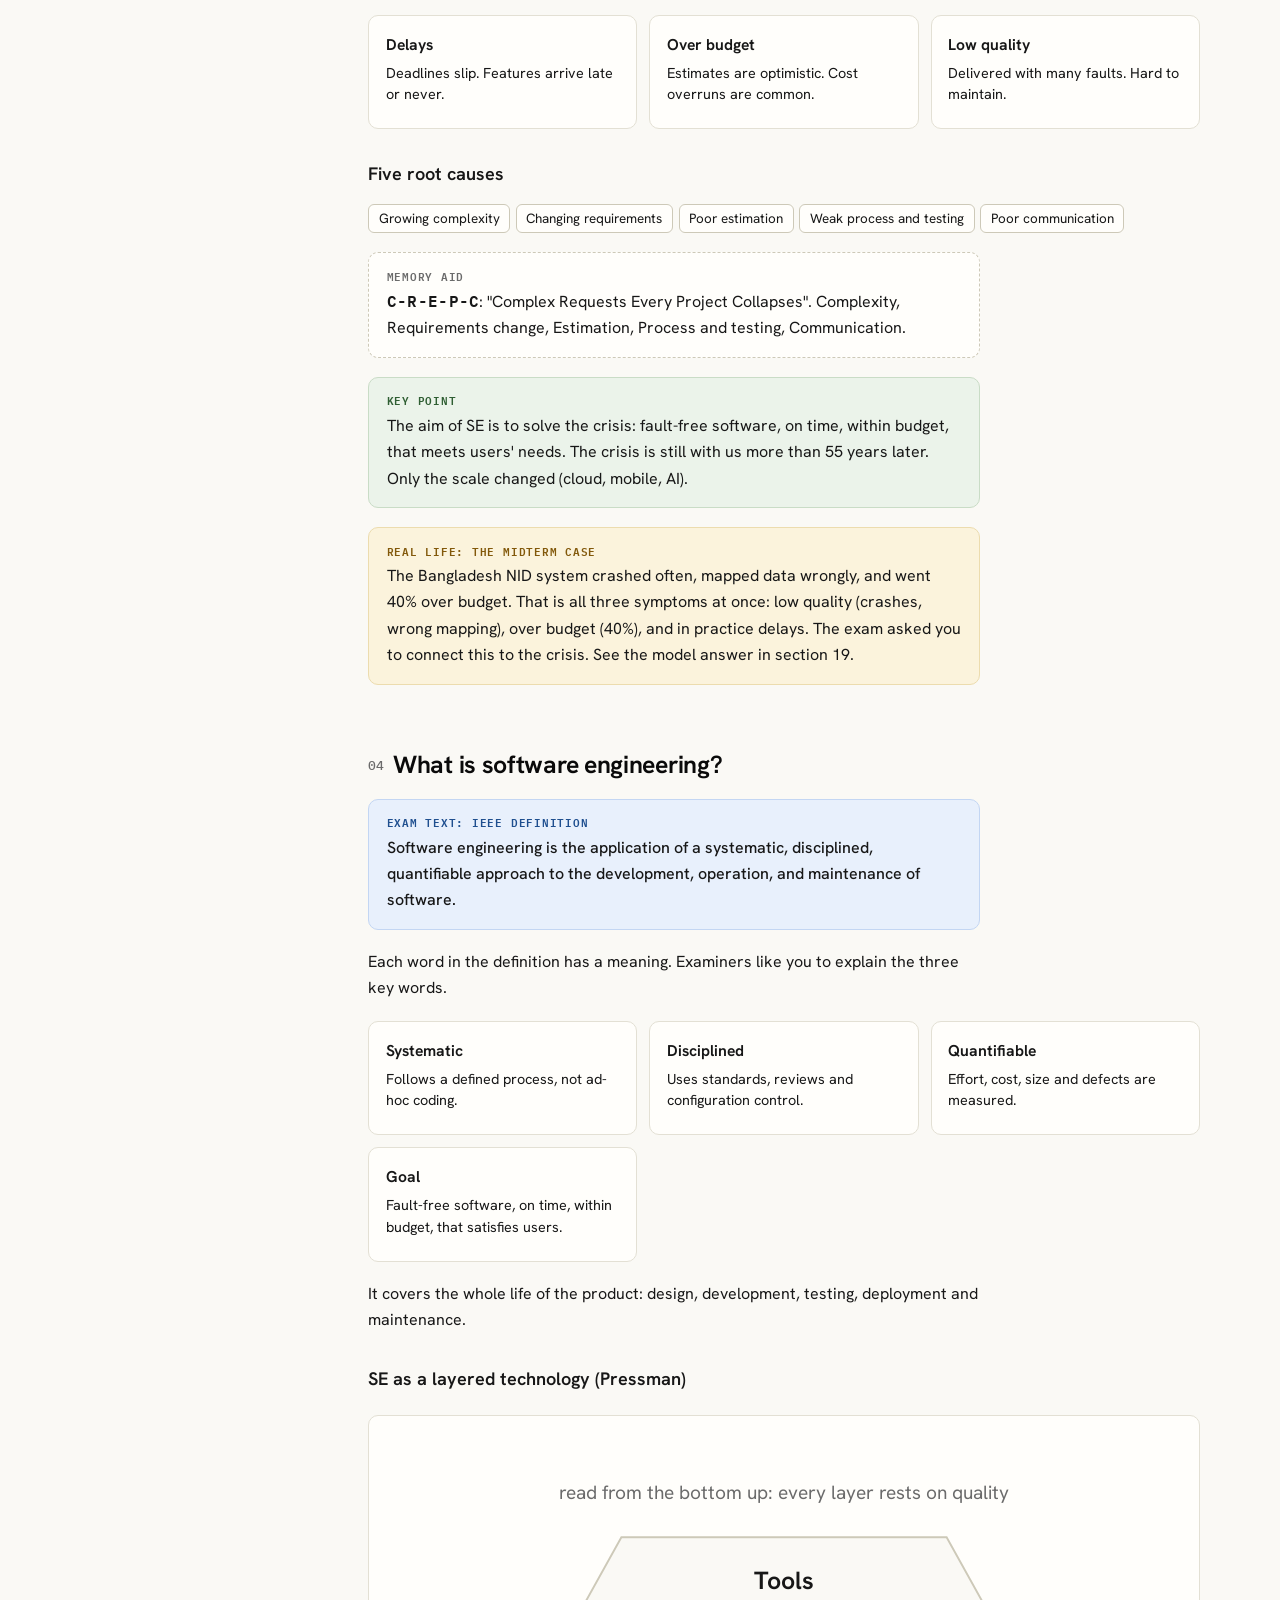
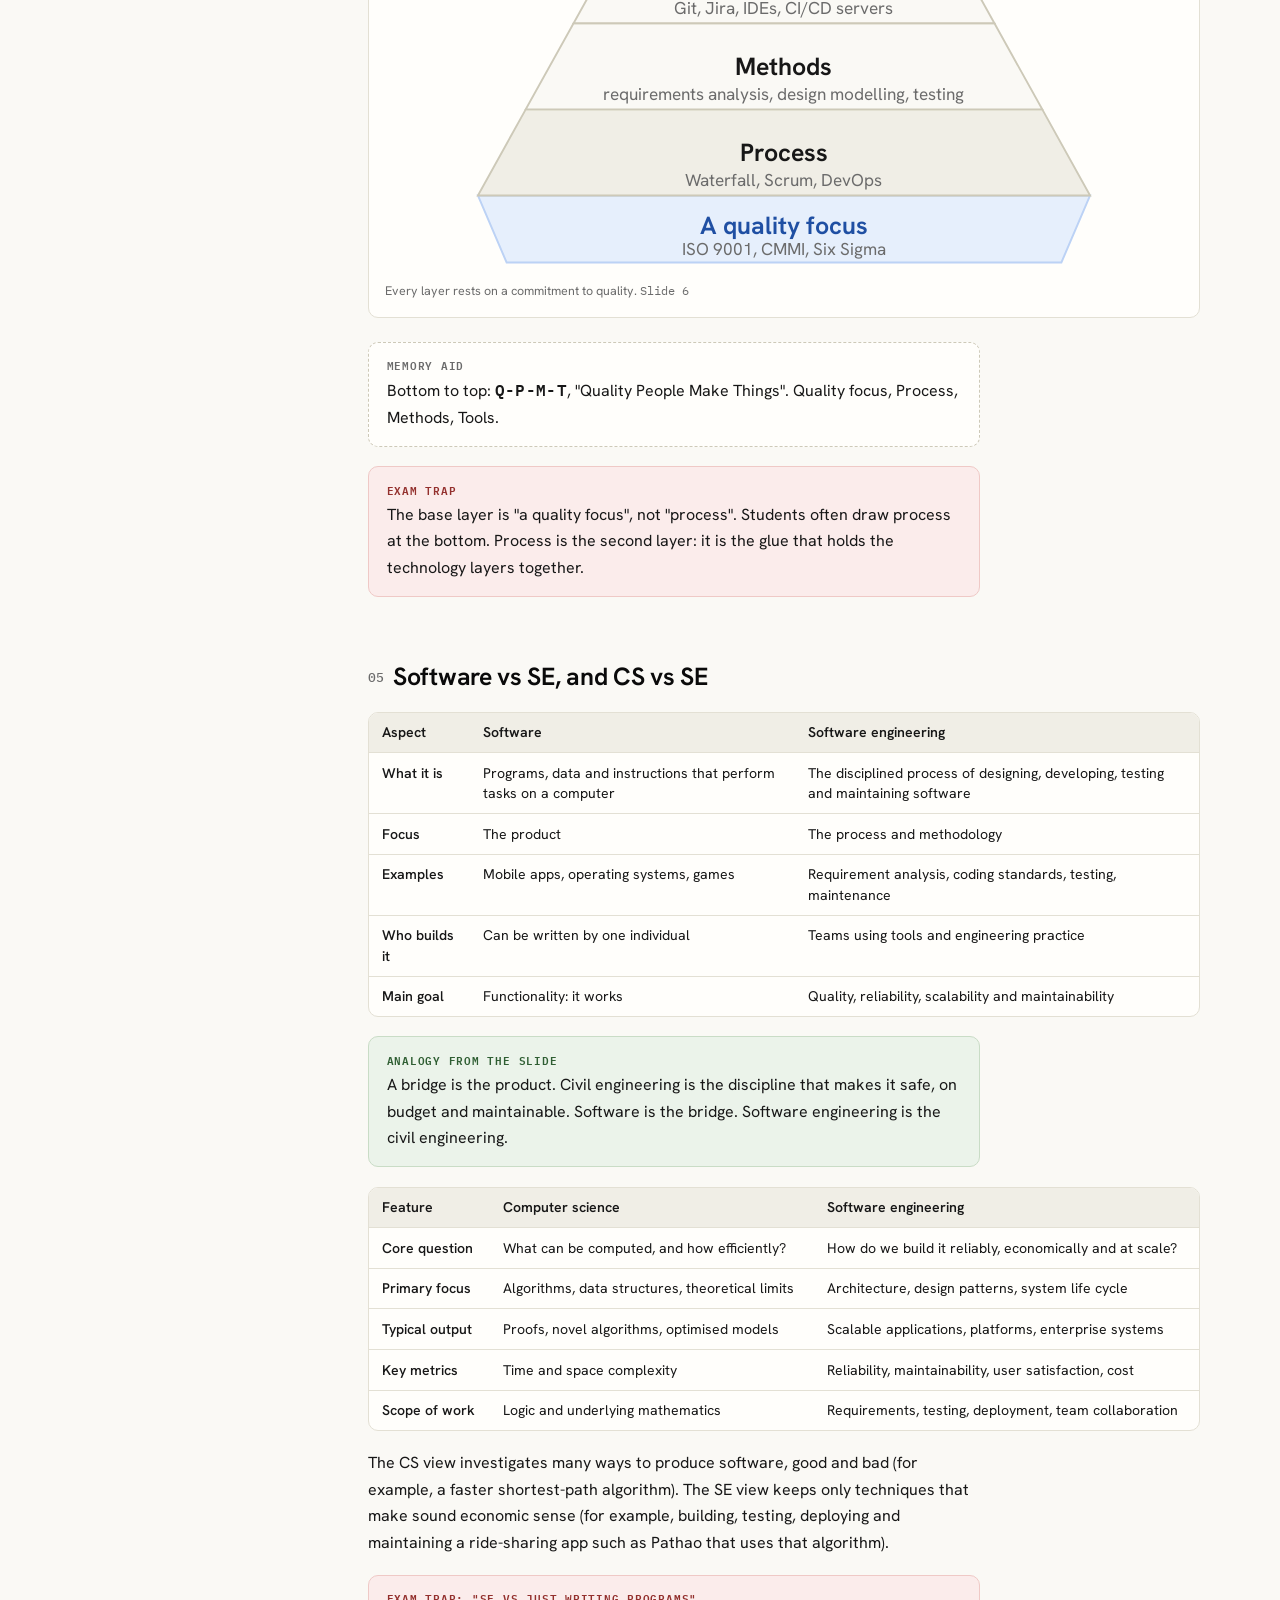
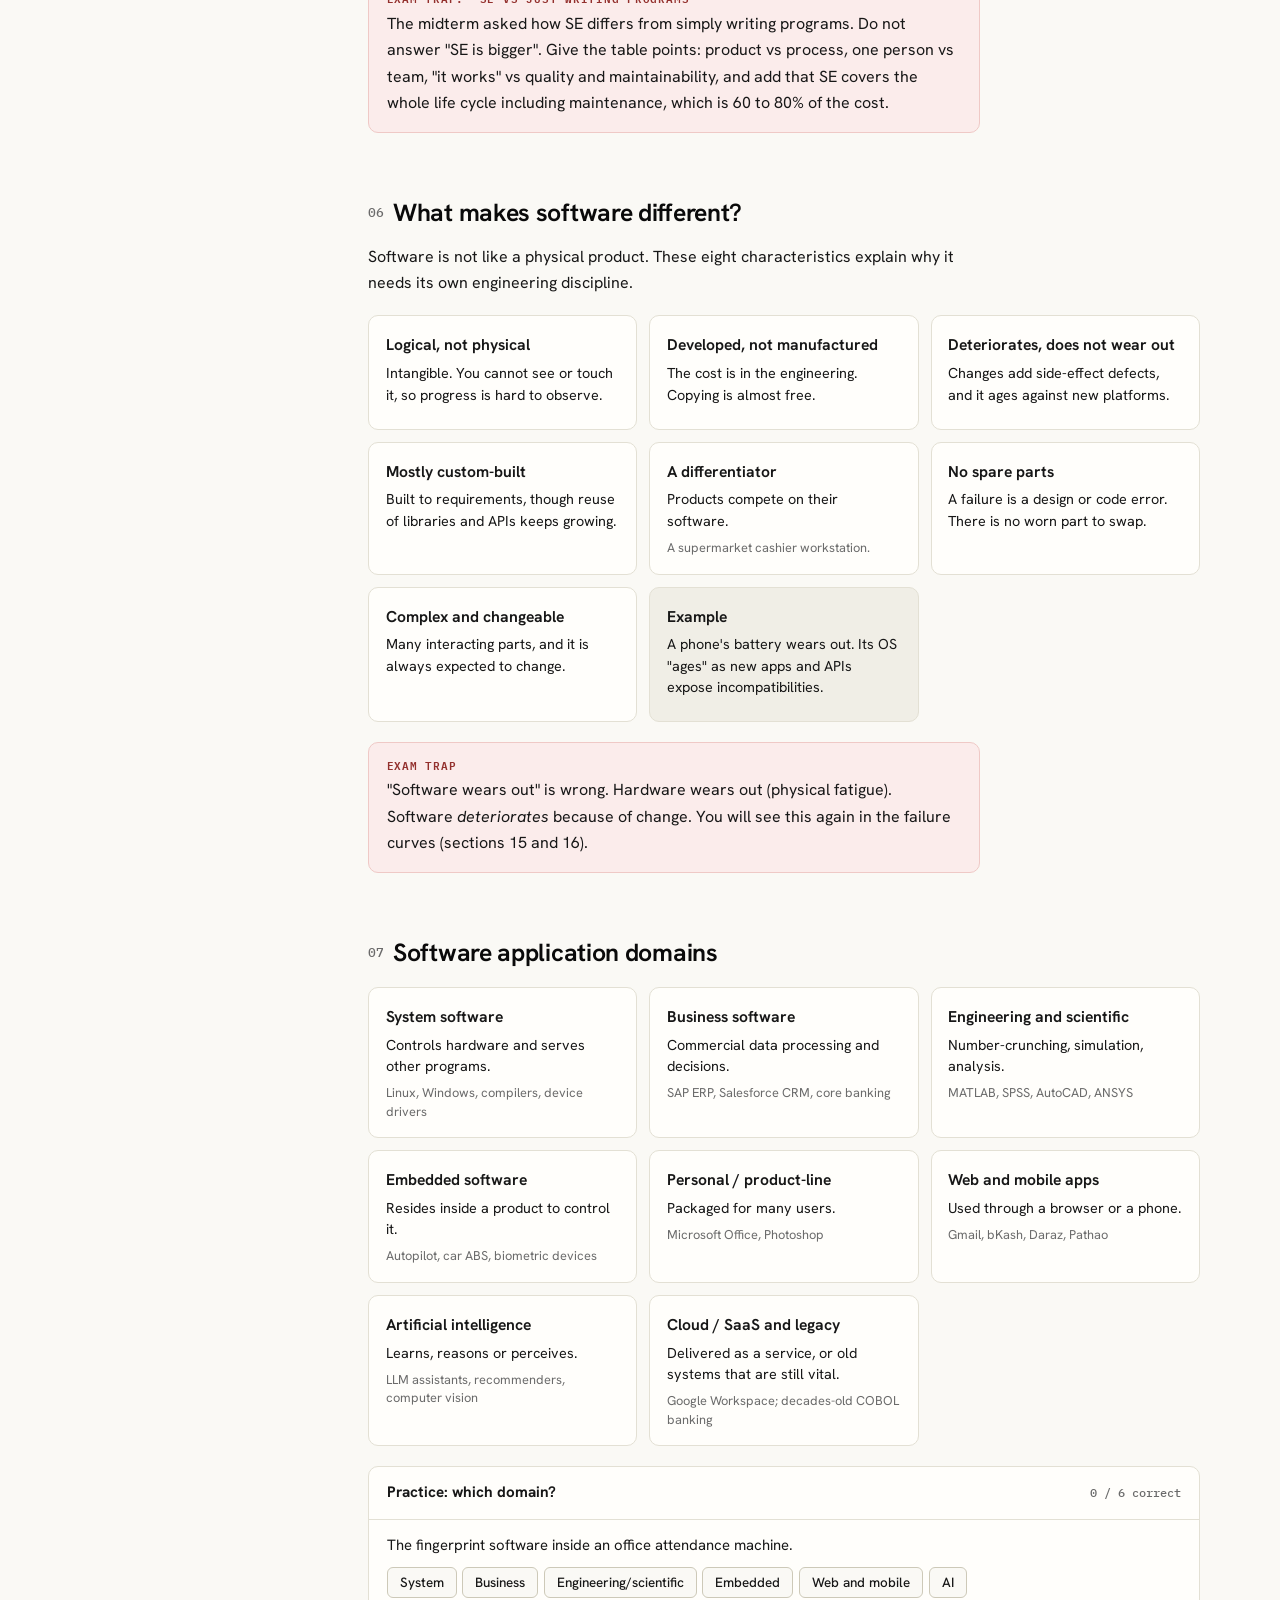
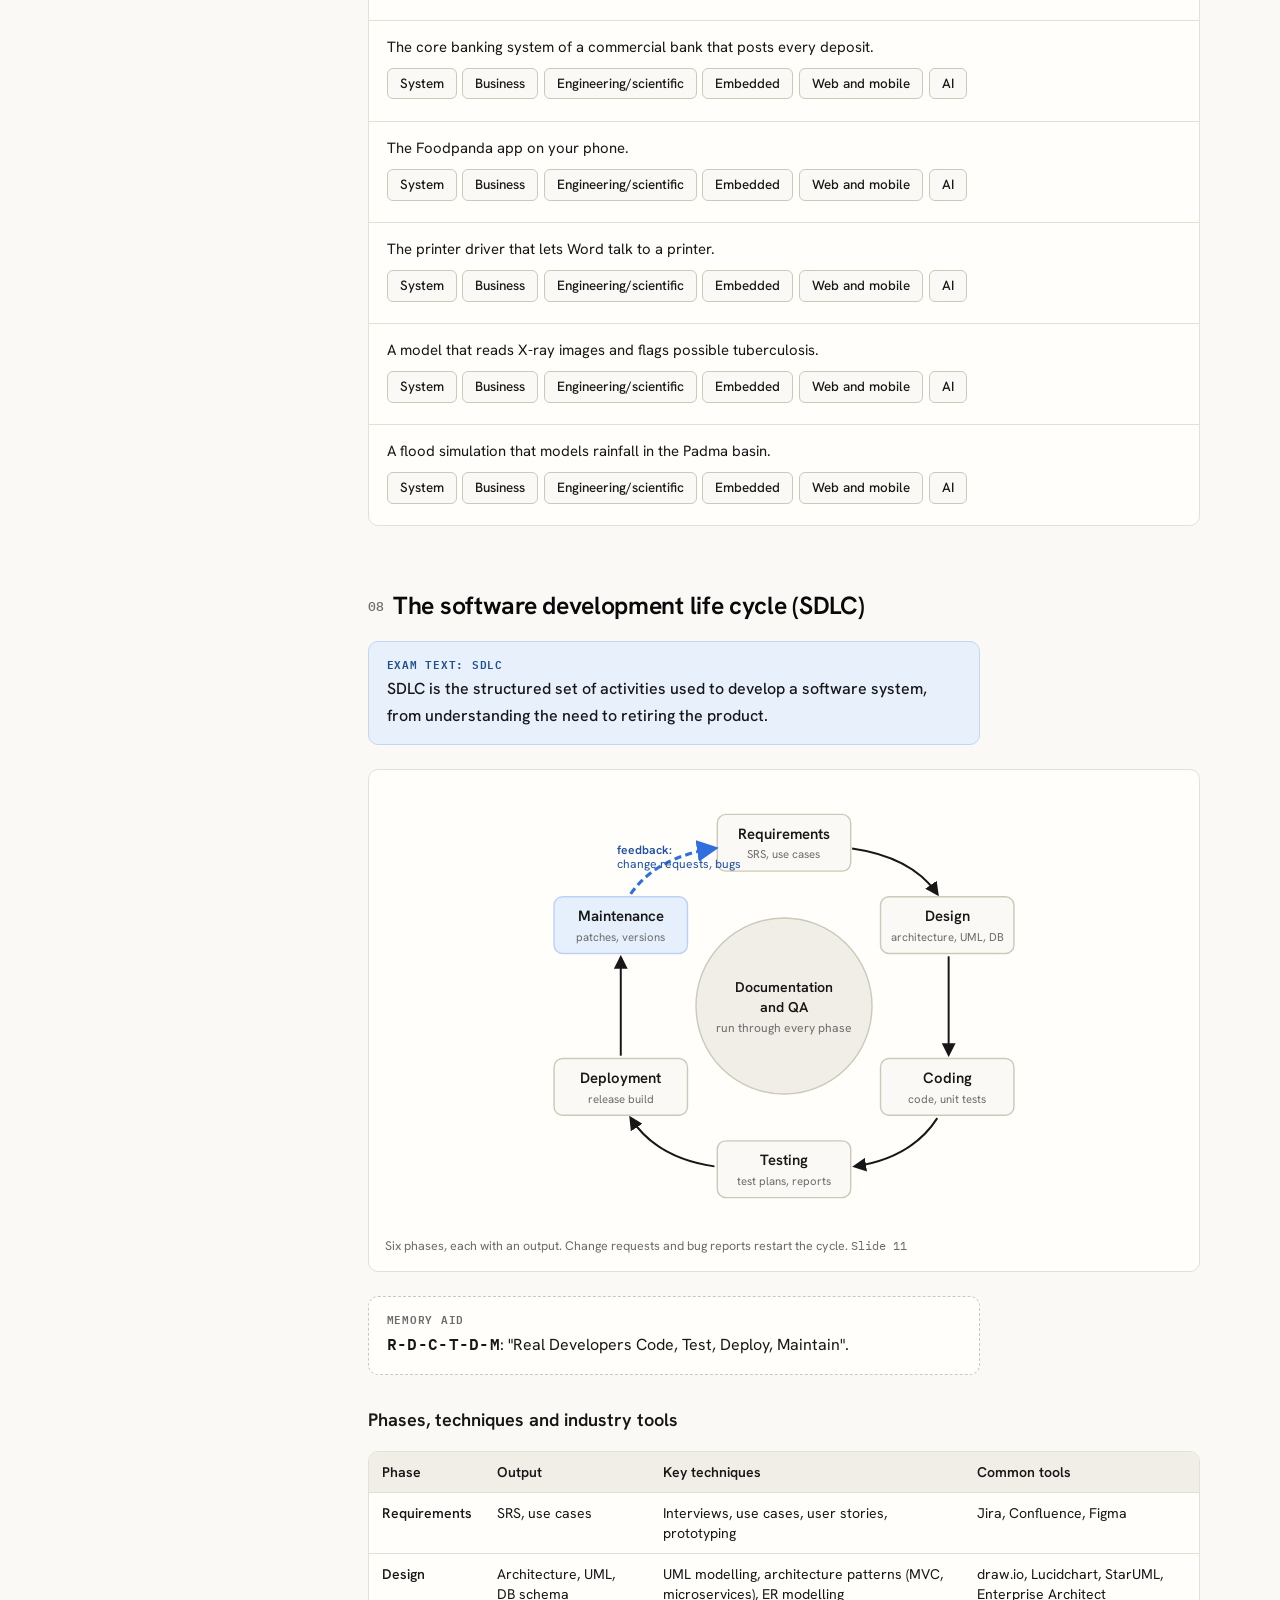
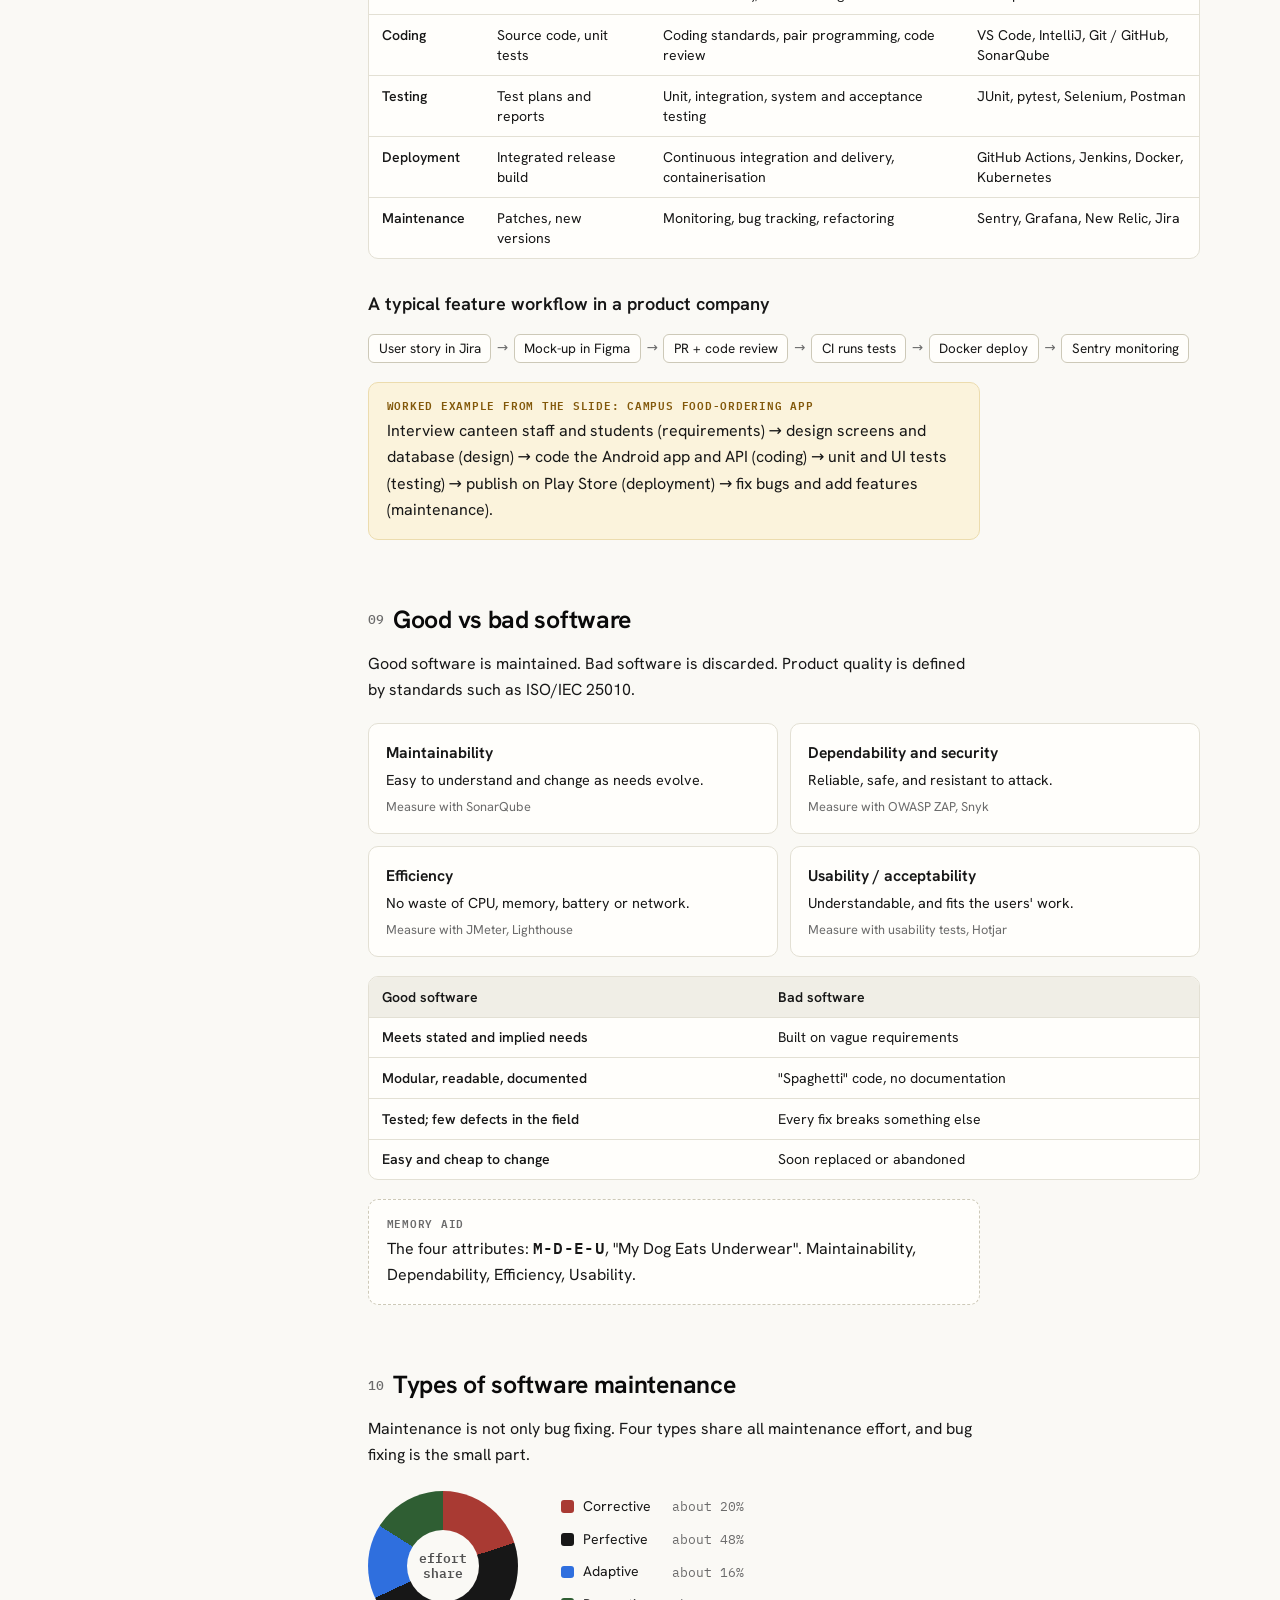
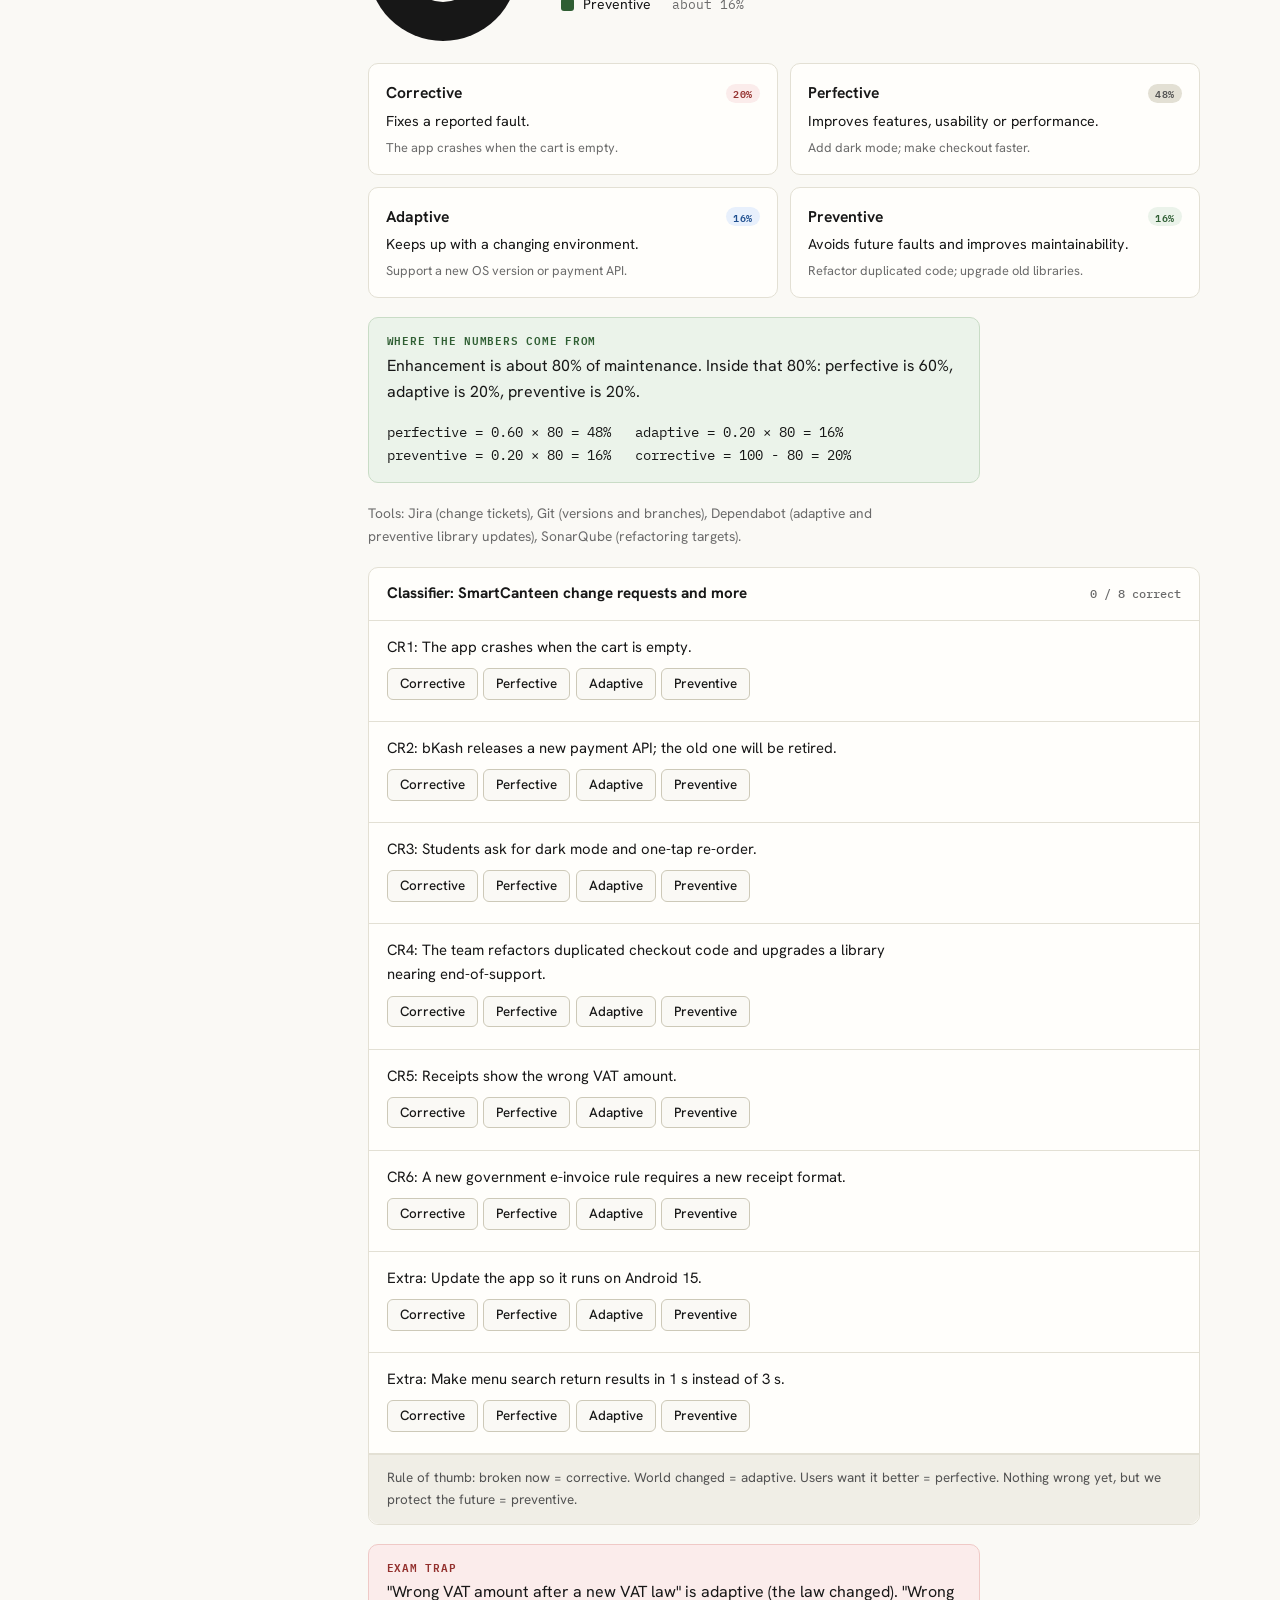
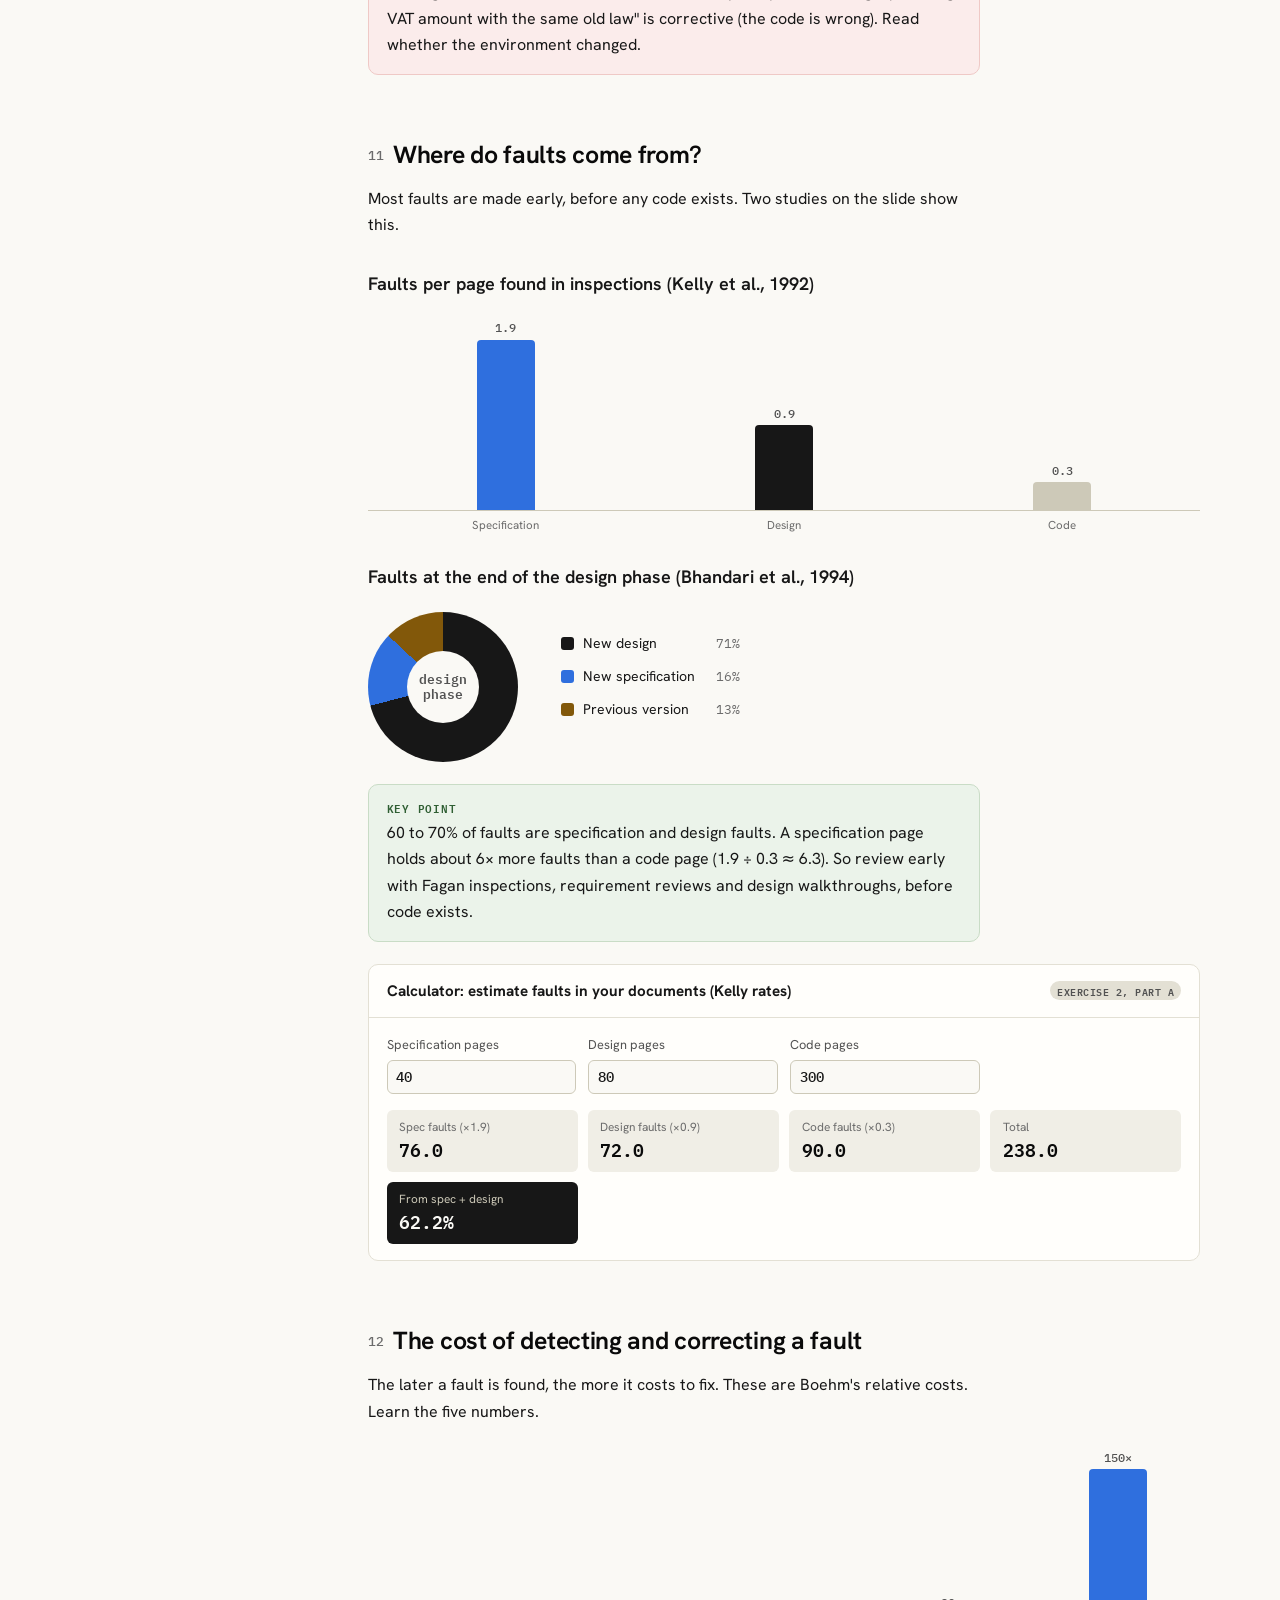
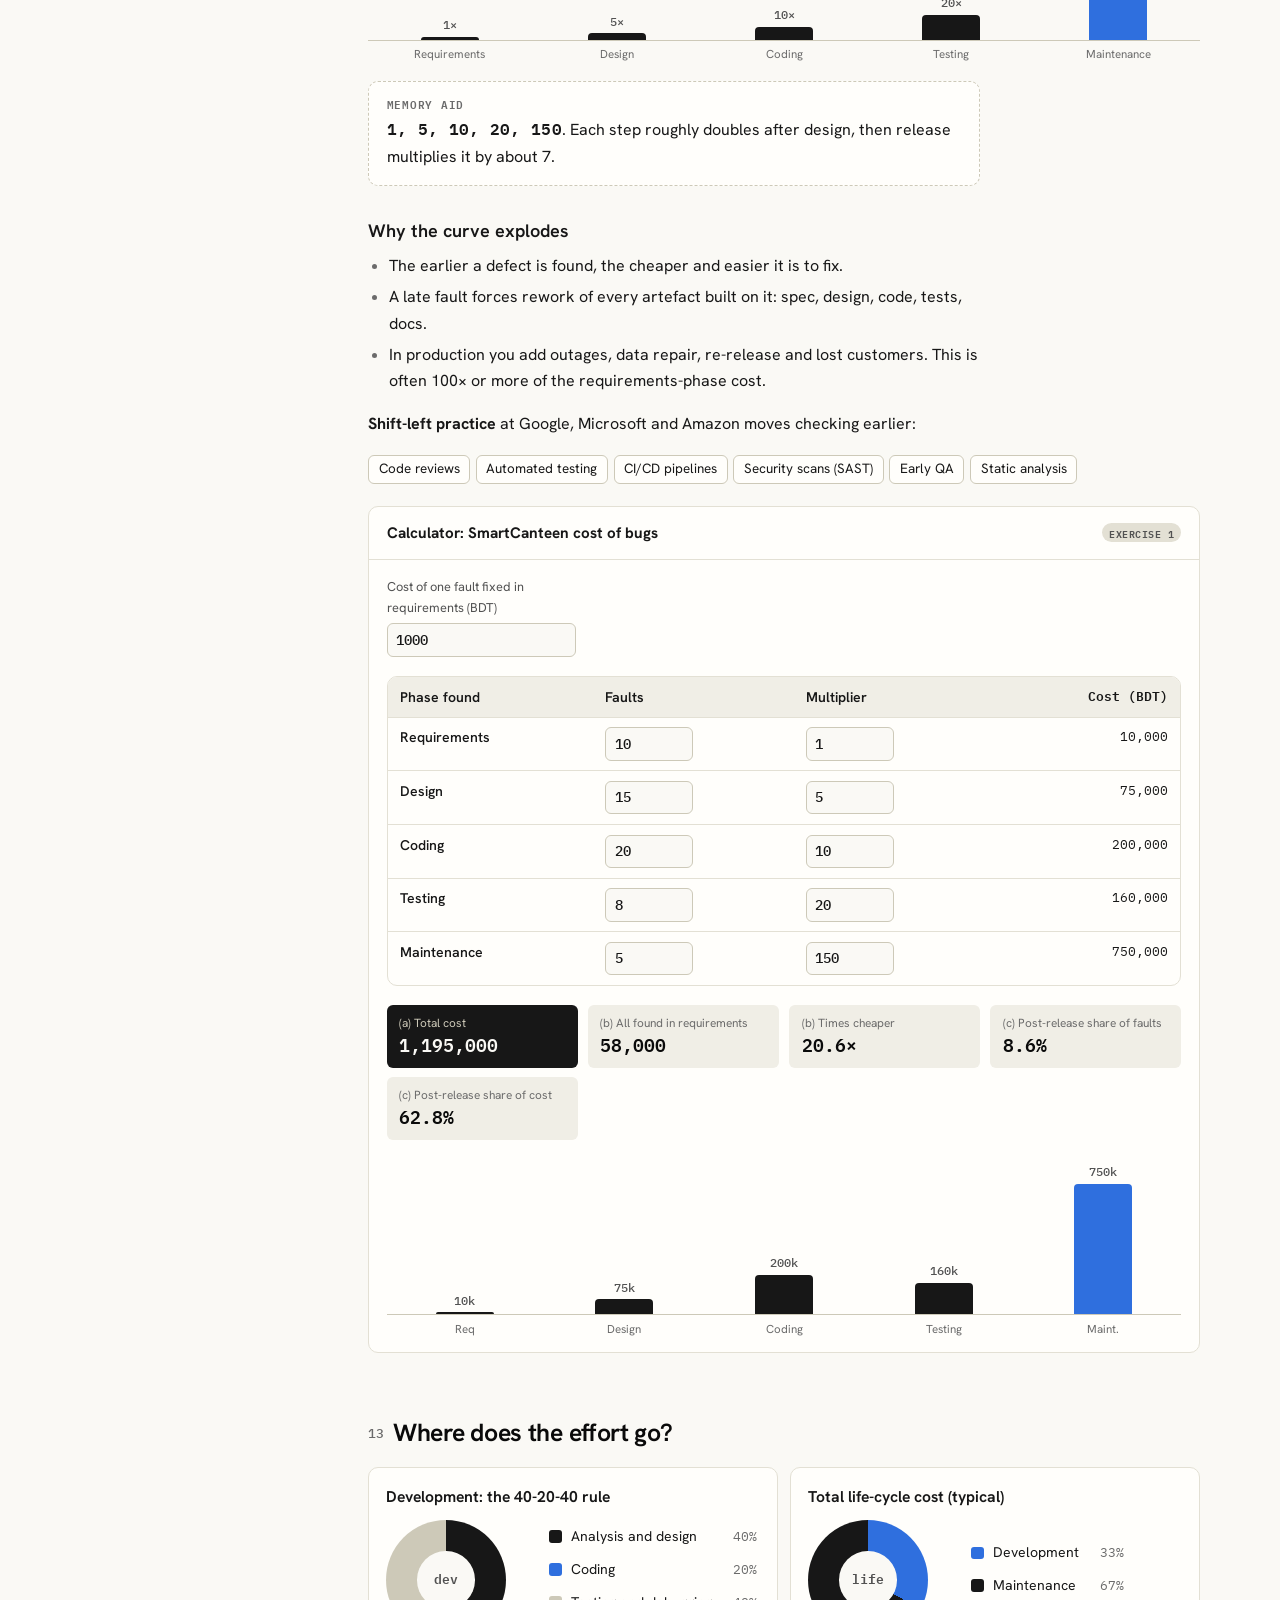
<file: lectures/01-software-and-se.html>
<!doctype html>
<html lang="en">
<head>
<meta charset="utf-8">
<meta name="viewport" content="width=device-width, initial-scale=1">
<title>Software and Software Engineering</title>
<meta name="description" content="CSE451 Lecture 1: software, the software crisis, SDLC, cost of faults and change, failure curves and myths.">
<script>try{var t=localStorage.getItem('theme');if(t?t==='dark':matchMedia('(prefers-color-scheme: dark)').matches)document.documentElement.classList.add('dark')}catch(e){}</script>
<link rel="stylesheet" href="../assets/style.css">
</head>
<body data-root=".." data-slug="01-software-and-se">
<a class="skip" href="#main">Skip to content</a>
<header id="site-header"></header>
<div class="chips" id="chips"></div>
<main id="main">
<div class="lecture">
<nav class="rail" id="rail" aria-label="Lectures"></nav>
<article class="article">

<header class="lecture-head">
  <p class="eyebrow">Lecture 01 &nbsp;/&nbsp; Mid exam</p>
  <h1>Software and software engineering</h1>
  <p class="summary">What software is, why big systems fail, the software crisis, the life cycle that structures the work, why late faults cost so much, how software ages, and the myths that waste money.</p>
  <p class="meta"><span><b>Source</b> Lecture 1, 29 slides</span><span><b>Reading</b> about 40 min</span><span><b>Exercises</b> SmartCanteen 1 and 2</span></p>
  <div class="howto"><span class="h-exam">Blue: exact exam wording, learn it word for word</span><span class="h-key">Green: key point</span><span class="h-trap">Red: exam trap</span><span class="h-real">Yellow: real life</span></div>
</header>

<div class="prose">

<!-- 1 -->
<section id="software">
<h2 data-short="What is software"><span class="n">01</span>What is software?</h2>
<p>Most people think software is only code. The lecture uses Pressman's wider definition. Software has three parts, and all three are part of the product.</p>
<div class="box exact"><span class="lbl">Exam text: definition (Pressman)</span>
<p>Software is the set of computer programs, the data structures they manipulate, and the documentation that describes their operation and use. It is a product, and also the vehicle that delivers information and controls other products.</p></div>
<div class="cards">
  <div class="c"><h4>Programs</h4><p>Executable instructions that deliver features, function and performance.</p><span class="ex">Mobile banking app: Android and iOS app code, server APIs, payment engine.</span></div>
  <div class="c"><h4>Data</h4><p>Data structures and stored information that the programs work on.</p><span class="ex">Mobile banking app: accounts, transactions, configuration files.</span></div>
  <div class="c"><h4>Documentation</h4><p>Descriptive material for users, developers and operators.</p><span class="ex">Mobile banking app: SRS, API specification, user guide, deployment manual.</span></div>
</div>
<h3>Two product types</h3>
<div class="tscroll"><table>
<tr><th>Type</th><th>Who it is for</th><th>Example from the slide</th><th>Local example</th></tr>
<tr><td>Generic product</td><td>Sold on the open market to anyone</td><td>MS Office, Photoshop</td><td>Tally accounting software sold to many shops</td></tr>
<tr><td>Customised product</td><td>Built for one client and its needs</td><td>A hospital's patient-management system</td><td>The NID system built only for the Election Commission</td></tr>
</table></div>
<div class="box real"><span class="lbl">Real life</span><p>When bKash ships a new app version, the "software" is not only the APK. It is also the customer database it reads and the API document that the merchant partners use. If the API document is wrong, the product is broken for the merchants even if the code is perfect.</p></div>
</section>

<!-- 2 -->
<section id="failure">
<h2 data-short="Why systems fail"><span class="n">02</span>Why do software systems fail?</h2>
<p>The lecture gives five reasons. Learn each reason with its result, because exam case studies ask you to name the reason behind a failure.</p>
<div class="cards">
  <div class="c"><h4>Requirements mismatch</h4><p>The system does not meet the business need.</p><span class="ex">Result: it is abandoned, or it needs costly adaptive maintenance.</span></div>
  <div class="c"><h4>Performance shortfall</h4><p>It is too slow or it cannot scale for real users.</p><span class="ex">Result: rework at extra cost.</span></div>
  <div class="c"><h4>Latent errors</h4><p>Hidden defects surface only in operation.</p><span class="ex">Result: patches, outages, lost trust.</span></div>
  <div class="c"><h4>User rejection</h4><p>Users were not involved, or not committed.</p><span class="ex">Result: the system is not used.</span></div>
  <div class="c"><h4>Unmaintainability</h4><p>Accepted at first, then too costly to change.</p><span class="ex">Result: it falls into disuse.</span></div>
</div>
<h3>Lessons from industry</h3>
<div class="tscroll"><table>
<tr><th>Case</th><th>Year</th><th>Failure type</th><th>What happened</th></tr>
<tr><td>Ariane 5</td><td class="num">1996</td><td>Latent error</td><td>Reused code overflowed a number conversion. The rocket self-destructed about 40 s after launch.</td></tr>
<tr><td>Therac-25</td><td class="num">1985-87</td><td>Latent error</td><td>Race conditions in the control software caused radiation overdoses.</td></tr>
<tr><td>Healthcare.gov</td><td class="num">2013</td><td>Performance</td><td>The site collapsed under launch-day load. Very few users could enrol.</td></tr>
<tr><td>Knight Capital</td><td class="num">2012</td><td>Change / deployment</td><td>A faulty deployment lost about US$440 M in 45 minutes.</td></tr>
</table></div>
<div class="sorter" data-options="Requirements mismatch|Performance shortfall|Latent errors|User rejection|Unmaintainability">
  <div class="head"><strong>Practice: name the failure reason</strong><span class="score"></span></div>
  <div class="sort" data-a="Performance shortfall" data-why="It worked, but it could not handle the real load. Same pattern as Healthcare.gov."><p class="item">An admission-result website for a public university goes down every year on result day because 2 lakh students open it at the same time.</p></div>
  <div class="sort" data-a="User rejection" data-why="The staff were never involved, so they do not use it."><p class="item">A ministry buys an e-file system. Office staff were never asked about their work, so they keep using paper files and the system stays unused.</p></div>
  <div class="sort" data-a="Latent errors" data-why="The defect was always there, hidden, and appeared only in operation."><p class="item">A ride-sharing app charges double fare only when a trip crosses midnight. The bug was in the code from the first release.</p></div>
  <div class="sort" data-a="Requirements mismatch" data-why="The system does not do what the business needs, so it must be changed at high cost."><p class="item">A garments factory's new payroll system cannot handle overtime rules, which are the main part of its payroll.</p></div>
  <div class="sort" data-a="Unmaintainability" data-why="It was accepted at first, but it became too costly to change."><p class="item">A bank's 15-year-old system has no documentation. Every small change takes months, so the bank stops changing it and starts a replacement.</p></div>
  <div class="rule">Rule of thumb: did it fail on day one with real users (performance or rejection), later because of a hidden bug (latent), because it does the wrong job (mismatch), or because nobody can change it (unmaintainable)?</div>
</div>
</section>

<!-- 3 -->
<section id="crisis">
<h2 data-short="Software crisis"><span class="n">03</span>The software crisis</h2>
<div class="box exact"><span class="lbl">Exam text: software crisis</span>
<p>The persistent failure to deliver software on time, within budget and at the required quality, as system complexity outgrows development practice. The term became widely used at the 1968 NATO Software Engineering Conference.</p></div>
<h3>Three symptoms</h3>
<div class="cards">
  <div class="c"><h4>Delays</h4><p>Deadlines slip. Features arrive late or never.</p></div>
  <div class="c"><h4>Over budget</h4><p>Estimates are optimistic. Cost overruns are common.</p></div>
  <div class="c"><h4>Low quality</h4><p>Delivered with many faults. Hard to maintain.</p></div>
</div>
<h3>Five root causes</h3>
<div class="flow"><span>Growing complexity</span><span>Changing requirements</span><span>Poor estimation</span><span>Weak process and testing</span><span>Poor communication</span></div>
<div class="box mem"><span class="lbl">Memory aid</span><p><strong>C-R-E-P-C</strong>: "Complex Requests Every Project Collapses". Complexity, Requirements change, Estimation, Process and testing, Communication.</p></div>
<div class="box key"><span class="lbl">Key point</span><p>The aim of SE is to solve the crisis: fault-free software, on time, within budget, that meets users' needs. The crisis is still with us more than 55 years later. Only the scale changed (cloud, mobile, AI).</p></div>
<div class="box real"><span class="lbl">Real life: the midterm case</span><p>The Bangladesh NID system crashed often, mapped data wrongly, and went 40% over budget. That is all three symptoms at once: low quality (crashes, wrong mapping), over budget (40%), and in practice delays. The exam asked you to connect this to the crisis. See the model answer in section 19.</p></div>
</section>

<!-- 4 -->
<section id="se-definition">
<h2 data-short="What is SE"><span class="n">04</span>What is software engineering?</h2>
<div class="box exact"><span class="lbl">Exam text: IEEE definition</span>
<p>Software engineering is the application of a systematic, disciplined, quantifiable approach to the development, operation, and maintenance of software.</p></div>
<p>Each word in the definition has a meaning. Examiners like you to explain the three key words.</p>
<div class="cards">
  <div class="c"><h4>Systematic</h4><p>Follows a defined process, not ad-hoc coding.</p></div>
  <div class="c"><h4>Disciplined</h4><p>Uses standards, reviews and configuration control.</p></div>
  <div class="c"><h4>Quantifiable</h4><p>Effort, cost, size and defects are measured.</p></div>
  <div class="c"><h4>Goal</h4><p>Fault-free software, on time, within budget, that satisfies users.</p></div>
</div>
<p>It covers the whole life of the product: design, development, testing, deployment and maintenance.</p>
<h3>SE as a layered technology (Pressman)</h3>
<figure class="fig">
<svg viewBox="0 0 360 230" role="img" aria-label="Four layers: quality focus at the base, then process, methods, tools on top">
  <polygon points="20,190 340,190 325,225 35,225" class="f-acc-t"/>
  <polygon points="45,145 315,145 340,190 20,190" class="f-sunk"/>
  <polygon points="70,100 290,100 315,145 45,145" class="f-box"/>
  <polygon points="95,55 265,55 290,100 70,100" class="f-box"/>
  <text x="180" y="82" text-anchor="middle" font-size="13" font-weight="650">Tools</text>
  <text x="180" y="95" text-anchor="middle" font-size="9" class="t-muted">Git, Jira, IDEs, CI/CD servers</text>
  <text x="180" y="127" text-anchor="middle" font-size="13" font-weight="650">Methods</text>
  <text x="180" y="140" text-anchor="middle" font-size="9" class="t-muted">requirements analysis, design modelling, testing</text>
  <text x="180" y="172" text-anchor="middle" font-size="13" font-weight="650">Process</text>
  <text x="180" y="185" text-anchor="middle" font-size="9" class="t-muted">Waterfall, Scrum, DevOps</text>
  <text x="180" y="210" text-anchor="middle" font-size="13" font-weight="650" class="t-acc">A quality focus</text>
  <text x="180" y="221" text-anchor="middle" font-size="9" class="t-muted">ISO 9001, CMMI, Six Sigma</text>
  <text x="180" y="35" text-anchor="middle" font-size="10" class="t-muted">read from the bottom up: every layer rests on quality</text>
</svg>
<figcaption>Every layer rests on a commitment to quality. <span class="src">Slide 6</span></figcaption>
</figure>
<div class="box mem"><span class="lbl">Memory aid</span><p>Bottom to top: <strong>Q-P-M-T</strong>, "Quality People Make Things". Quality focus, Process, Methods, Tools.</p></div>
<div class="box trap"><span class="lbl">Exam trap</span><p>The base layer is "a quality focus", not "process". Students often draw process at the bottom. Process is the second layer: it is the glue that holds the technology layers together.</p></div>
</section>

<!-- 5 -->
<section id="comparisons">
<h2 data-short="SE vs software vs CS"><span class="n">05</span>Software vs SE, and CS vs SE</h2>
<div class="tscroll"><table>
<tr><th>Aspect</th><th>Software</th><th>Software engineering</th></tr>
<tr><td>What it is</td><td>Programs, data and instructions that perform tasks on a computer</td><td>The disciplined process of designing, developing, testing and maintaining software</td></tr>
<tr><td>Focus</td><td>The product</td><td>The process and methodology</td></tr>
<tr><td>Examples</td><td>Mobile apps, operating systems, games</td><td>Requirement analysis, coding standards, testing, maintenance</td></tr>
<tr><td>Who builds it</td><td>Can be written by one individual</td><td>Teams using tools and engineering practice</td></tr>
<tr><td>Main goal</td><td>Functionality: it works</td><td>Quality, reliability, scalability and maintainability</td></tr>
</table></div>
<div class="box key"><span class="lbl">Analogy from the slide</span><p>A bridge is the product. Civil engineering is the discipline that makes it safe, on budget and maintainable. Software is the bridge. Software engineering is the civil engineering.</p></div>
<div class="tscroll"><table>
<tr><th>Feature</th><th>Computer science</th><th>Software engineering</th></tr>
<tr><td>Core question</td><td>What can be computed, and how efficiently?</td><td>How do we build it reliably, economically and at scale?</td></tr>
<tr><td>Primary focus</td><td>Algorithms, data structures, theoretical limits</td><td>Architecture, design patterns, system life cycle</td></tr>
<tr><td>Typical output</td><td>Proofs, novel algorithms, optimised models</td><td>Scalable applications, platforms, enterprise systems</td></tr>
<tr><td>Key metrics</td><td>Time and space complexity</td><td>Reliability, maintainability, user satisfaction, cost</td></tr>
<tr><td>Scope of work</td><td>Logic and underlying mathematics</td><td>Requirements, testing, deployment, team collaboration</td></tr>
</table></div>
<p>The CS view investigates many ways to produce software, good and bad (for example, a faster shortest-path algorithm). The SE view keeps only techniques that make sound economic sense (for example, building, testing, deploying and maintaining a ride-sharing app such as Pathao that uses that algorithm).</p>
<div class="box trap"><span class="lbl">Exam trap: "SE vs just writing programs"</span><p>The midterm asked how SE differs from simply writing programs. Do not answer "SE is bigger". Give the table points: product vs process, one person vs team, "it works" vs quality and maintainability, and add that SE covers the whole life cycle including maintenance, which is 60 to 80% of the cost.</p></div>
</section>

<!-- 6 -->
<section id="characteristics">
<h2 data-short="Characteristics"><span class="n">06</span>What makes software different?</h2>
<p>Software is not like a physical product. These eight characteristics explain why it needs its own engineering discipline.</p>
<div class="cards">
  <div class="c"><h4>Logical, not physical</h4><p>Intangible. You cannot see or touch it, so progress is hard to observe.</p></div>
  <div class="c"><h4>Developed, not manufactured</h4><p>The cost is in the engineering. Copying is almost free.</p></div>
  <div class="c"><h4>Deteriorates, does not wear out</h4><p>Changes add side-effect defects, and it ages against new platforms.</p></div>
  <div class="c"><h4>Mostly custom-built</h4><p>Built to requirements, though reuse of libraries and APIs keeps growing.</p></div>
  <div class="c"><h4>A differentiator</h4><p>Products compete on their software.</p><span class="ex">A supermarket cashier workstation.</span></div>
  <div class="c"><h4>No spare parts</h4><p>A failure is a design or code error. There is no worn part to swap.</p></div>
  <div class="c"><h4>Complex and changeable</h4><p>Many interacting parts, and it is always expected to change.</p></div>
  <div class="c tint"><h4>Example</h4><p>A phone's battery wears out. Its OS "ages" as new apps and APIs expose incompatibilities.</p></div>
</div>
<div class="box trap"><span class="lbl">Exam trap</span><p>"Software wears out" is wrong. Hardware wears out (physical fatigue). Software <em>deteriorates</em> because of change. You will see this again in the failure curves (sections 15 and 16).</p></div>
</section>

<!-- 7 -->
<section id="domains">
<h2 data-short="Application domains"><span class="n">07</span>Software application domains</h2>
<div class="cards">
  <div class="c"><h4>System software</h4><p>Controls hardware and serves other programs.</p><span class="ex">Linux, Windows, compilers, device drivers</span></div>
  <div class="c"><h4>Business software</h4><p>Commercial data processing and decisions.</p><span class="ex">SAP ERP, Salesforce CRM, core banking</span></div>
  <div class="c"><h4>Engineering and scientific</h4><p>Number-crunching, simulation, analysis.</p><span class="ex">MATLAB, SPSS, AutoCAD, ANSYS</span></div>
  <div class="c"><h4>Embedded software</h4><p>Resides inside a product to control it.</p><span class="ex">Autopilot, car ABS, biometric devices</span></div>
  <div class="c"><h4>Personal / product-line</h4><p>Packaged for many users.</p><span class="ex">Microsoft Office, Photoshop</span></div>
  <div class="c"><h4>Web and mobile apps</h4><p>Used through a browser or a phone.</p><span class="ex">Gmail, bKash, Daraz, Pathao</span></div>
  <div class="c"><h4>Artificial intelligence</h4><p>Learns, reasons or perceives.</p><span class="ex">LLM assistants, recommenders, computer vision</span></div>
  <div class="c"><h4>Cloud / SaaS and legacy</h4><p>Delivered as a service, or old systems that are still vital.</p><span class="ex">Google Workspace; decades-old COBOL banking</span></div>
</div>
<div class="sorter" data-options="System|Business|Engineering/scientific|Embedded|Web and mobile|AI">
  <div class="head"><strong>Practice: which domain?</strong><span class="score"></span></div>
  <div class="sort" data-a="Embedded" data-why="It lives inside a device and controls it."><p class="item">The fingerprint software inside an office attendance machine.</p></div>
  <div class="sort" data-a="Business" data-why="Commercial data processing: accounts, transactions, decisions."><p class="item">The core banking system of a commercial bank that posts every deposit.</p></div>
  <div class="sort" data-a="Web and mobile" data-why="Used through a phone."><p class="item">The Foodpanda app on your phone.</p></div>
  <div class="sort" data-a="System" data-why="Serves other programs and controls hardware."><p class="item">The printer driver that lets Word talk to a printer.</p></div>
  <div class="sort" data-a="AI" data-why="It learns from data to perceive or predict."><p class="item">A model that reads X-ray images and flags possible tuberculosis.</p></div>
  <div class="sort" data-a="Engineering/scientific" data-why="Simulation and analysis."><p class="item">A flood simulation that models rainfall in the Padma basin.</p></div>
</div>
</section>

<!-- 8 -->
<section id="sdlc">
<h2 data-short="SDLC"><span class="n">08</span>The software development life cycle (SDLC)</h2>
<div class="box exact"><span class="lbl">Exam text: SDLC</span>
<p>SDLC is the structured set of activities used to develop a software system, from understanding the need to retiring the product.</p></div>
<figure class="fig">
<svg viewBox="0 0 360 310" role="img" aria-label="SDLC cycle of six phases with a feedback loop from maintenance to requirements">
  <defs><marker id="a8" viewBox="0 0 10 10" refX="8" refY="5" markerWidth="7" markerHeight="7" orient="auto"><path d="M0,0 L10,5 L0,10 z" class="f-ink"/></marker>
  <marker id="a8b" viewBox="0 0 10 10" refX="8" refY="5" markerWidth="7" markerHeight="7" orient="auto"><path d="M0,0 L10,5 L0,10 z" class="f-acc"/></marker></defs>
  <circle cx="180" cy="155" r="62" class="f-sunk"/>
  <text x="180" y="145" text-anchor="middle" font-size="10" font-weight="600">Documentation</text>
  <text x="180" y="159" text-anchor="middle" font-size="10" font-weight="600">and QA</text>
  <text x="180" y="173" text-anchor="middle" font-size="8.5" class="t-muted">run through every phase</text>
  <g font-size="10.5" font-weight="600" text-anchor="middle">
    <rect x="133" y="20" width="94" height="40" rx="6" class="f-box"/><text x="180" y="37">Requirements</text><text x="180" y="51" font-size="8" font-weight="400" class="t-muted">SRS, use cases</text>
    <rect x="248" y="78" width="94" height="40" rx="6" class="f-box"/><text x="295" y="95">Design</text><text x="295" y="109" font-size="8" font-weight="400" class="t-muted">architecture, UML, DB</text>
    <rect x="248" y="192" width="94" height="40" rx="6" class="f-box"/><text x="295" y="209">Coding</text><text x="295" y="223" font-size="8" font-weight="400" class="t-muted">code, unit tests</text>
    <rect x="133" y="250" width="94" height="40" rx="6" class="f-box"/><text x="180" y="267">Testing</text><text x="180" y="281" font-size="8" font-weight="400" class="t-muted">test plans, reports</text>
    <rect x="18" y="192" width="94" height="40" rx="6" class="f-box"/><text x="65" y="209">Deployment</text><text x="65" y="223" font-size="8" font-weight="400" class="t-muted">release build</text>
    <rect x="18" y="78" width="94" height="40" rx="6" class="f-acc-t"/><text x="65" y="95">Maintenance</text><text x="65" y="109" font-size="8" font-weight="400" class="t-muted">patches, versions</text>
  </g>
  <g class="s-ink" stroke-width="1.4" marker-end="url(#a8)">
    <path d="M228,44 Q270,50 288,76"/><path d="M296,120 L296,189"/><path d="M288,234 Q270,262 230,268"/>
    <path d="M131,268 Q90,262 72,234"/><path d="M65,190 L65,121"/>
  </g>
  <path d="M72,76 Q90,50 131,44" class="s-acc" stroke-width="2.2" stroke-dasharray="5 3" marker-end="url(#a8b)"/>
  <text x="62" y="48" font-size="8.5" class="t-acc" font-weight="600">feedback:</text>
  <text x="62" y="58" font-size="8.5" class="t-acc">change requests, bugs</text>
</svg>
<figcaption>Six phases, each with an output. Change requests and bug reports restart the cycle. <span class="src">Slide 11</span></figcaption>
</figure>
<div class="box mem"><span class="lbl">Memory aid</span><p><strong>R-D-C-T-D-M</strong>: "Real Developers Code, Test, Deploy, Maintain".</p></div>
<h3>Phases, techniques and industry tools</h3>
<div class="tscroll"><table>
<tr><th>Phase</th><th>Output</th><th>Key techniques</th><th>Common tools</th></tr>
<tr><td>Requirements</td><td>SRS, use cases</td><td>Interviews, use cases, user stories, prototyping</td><td>Jira, Confluence, Figma</td></tr>
<tr><td>Design</td><td>Architecture, UML, DB schema</td><td>UML modelling, architecture patterns (MVC, microservices), ER modelling</td><td>draw.io, Lucidchart, StarUML, Enterprise Architect</td></tr>
<tr><td>Coding</td><td>Source code, unit tests</td><td>Coding standards, pair programming, code review</td><td>VS Code, IntelliJ, Git / GitHub, SonarQube</td></tr>
<tr><td>Testing</td><td>Test plans and reports</td><td>Unit, integration, system and acceptance testing</td><td>JUnit, pytest, Selenium, Postman</td></tr>
<tr><td>Deployment</td><td>Integrated release build</td><td>Continuous integration and delivery, containerisation</td><td>GitHub Actions, Jenkins, Docker, Kubernetes</td></tr>
<tr><td>Maintenance</td><td>Patches, new versions</td><td>Monitoring, bug tracking, refactoring</td><td>Sentry, Grafana, New Relic, Jira</td></tr>
</table></div>
<h3>A typical feature workflow in a product company</h3>
<div class="flow"><span>User story in Jira</span><i>&rarr;</i><span>Mock-up in Figma</span><i>&rarr;</i><span>PR + code review</span><i>&rarr;</i><span>CI runs tests</span><i>&rarr;</i><span>Docker deploy</span><i>&rarr;</i><span>Sentry monitoring</span></div>
<div class="box real"><span class="lbl">Worked example from the slide: campus food-ordering app</span>
<p>Interview canteen staff and students (requirements) &rarr; design screens and database (design) &rarr; code the Android app and API (coding) &rarr; unit and UI tests (testing) &rarr; publish on Play Store (deployment) &rarr; fix bugs and add features (maintenance).</p></div>
</section>

<!-- 9 -->
<section id="quality">
<h2 data-short="Good vs bad software"><span class="n">09</span>Good vs bad software</h2>
<p>Good software is maintained. Bad software is discarded. Product quality is defined by standards such as ISO/IEC 25010.</p>
<div class="cards two">
  <div class="c"><h4>Maintainability</h4><p>Easy to understand and change as needs evolve.</p><span class="ex">Measure with SonarQube</span></div>
  <div class="c"><h4>Dependability and security</h4><p>Reliable, safe, and resistant to attack.</p><span class="ex">Measure with OWASP ZAP, Snyk</span></div>
  <div class="c"><h4>Efficiency</h4><p>No waste of CPU, memory, battery or network.</p><span class="ex">Measure with JMeter, Lighthouse</span></div>
  <div class="c"><h4>Usability / acceptability</h4><p>Understandable, and fits the users' work.</p><span class="ex">Measure with usability tests, Hotjar</span></div>
</div>
<div class="tscroll"><table>
<tr><th>Good software</th><th>Bad software</th></tr>
<tr><td>Meets stated and implied needs</td><td>Built on vague requirements</td></tr>
<tr><td>Modular, readable, documented</td><td>"Spaghetti" code, no documentation</td></tr>
<tr><td>Tested; few defects in the field</td><td>Every fix breaks something else</td></tr>
<tr><td>Easy and cheap to change</td><td>Soon replaced or abandoned</td></tr>
</table></div>
<div class="box mem"><span class="lbl">Memory aid</span><p>The four attributes: <strong>M-D-E-U</strong>, "My Dog Eats Underwear". Maintainability, Dependability, Efficiency, Usability.</p></div>
</section>

<!-- 10 -->
<section id="maintenance">
<h2 data-short="Maintenance types"><span class="n">10</span>Types of software maintenance</h2>
<p>Maintenance is not only bug fixing. Four types share all maintenance effort, and bug fixing is the small part.</p>
<div class="donut-wrap">
  <div class="donut" style="background:conic-gradient(var(--bad) 0 20%, var(--text-primary) 20% 68%, var(--accent) 68% 84%, var(--key-ink) 84% 100%)"><b>effort<br>share</b></div>
  <ul class="legend">
    <li><i style="background:var(--bad)"></i>Corrective <span class="v">about 20%</span></li>
    <li><i style="background:var(--text-primary)"></i>Perfective <span class="v">about 48%</span></li>
    <li><i style="background:var(--accent)"></i>Adaptive <span class="v">about 16%</span></li>
    <li><i style="background:var(--key-ink)"></i>Preventive <span class="v">about 16%</span></li>
  </ul>
</div>
<div class="cards two">
  <div class="c"><h4>Corrective <span class="tag red">20%</span></h4><p>Fixes a reported fault.</p><span class="ex">The app crashes when the cart is empty.</span></div>
  <div class="c"><h4>Perfective <span class="tag">48%</span></h4><p>Improves features, usability or performance.</p><span class="ex">Add dark mode; make checkout faster.</span></div>
  <div class="c"><h4>Adaptive <span class="tag blue">16%</span></h4><p>Keeps up with a changing environment.</p><span class="ex">Support a new OS version or payment API.</span></div>
  <div class="c"><h4>Preventive <span class="tag green">16%</span></h4><p>Avoids future faults and improves maintainability.</p><span class="ex">Refactor duplicated code; upgrade old libraries.</span></div>
</div>
<div class="box key"><span class="lbl">Where the numbers come from</span>
<p>Enhancement is about 80% of maintenance. Inside that 80%: perfective is 60%, adaptive is 20%, preventive is 20%.</p>
<p class="mono small">perfective = 0.60 &times; 80 = 48% &nbsp; adaptive = 0.20 &times; 80 = 16% &nbsp; preventive = 0.20 &times; 80 = 16% &nbsp; corrective = 100 - 80 = 20%</p></div>
<p class="small muted">Tools: Jira (change tickets), Git (versions and branches), Dependabot (adaptive and preventive library updates), SonarQube (refactoring targets).</p>
<div class="sorter" data-options="Corrective|Perfective|Adaptive|Preventive">
  <div class="head"><strong>Classifier: SmartCanteen change requests and more</strong><span class="score"></span></div>
  <div class="sort" data-a="Corrective" data-why="It fixes a fault."><p class="item">CR1: The app crashes when the cart is empty.</p></div>
  <div class="sort" data-a="Adaptive" data-why="An external API changed. The environment changed, not the needs."><p class="item">CR2: bKash releases a new payment API; the old one will be retired.</p></div>
  <div class="sort" data-a="Perfective" data-why="New or improved features that users asked for."><p class="item">CR3: Students ask for dark mode and one-tap re-order.</p></div>
  <div class="sort" data-a="Preventive" data-why="Nothing is broken yet. It avoids future faults."><p class="item">CR4: The team refactors duplicated checkout code and upgrades a library nearing end-of-support.</p></div>
  <div class="sort" data-a="Corrective" data-why="Wrong output is a fault."><p class="item">CR5: Receipts show the wrong VAT amount.</p></div>
  <div class="sort" data-a="Adaptive" data-why="A new regulation is a change in the environment."><p class="item">CR6: A new government e-invoice rule requires a new receipt format.</p></div>
  <div class="sort" data-a="Adaptive" data-why="A new OS version is a change in the environment."><p class="item">Extra: Update the app so it runs on Android 15.</p></div>
  <div class="sort" data-a="Perfective" data-why="Performance improvement is perfective."><p class="item">Extra: Make menu search return results in 1 s instead of 3 s.</p></div>
  <div class="rule">Rule of thumb: broken now = corrective. World changed = adaptive. Users want it better = perfective. Nothing wrong yet, but we protect the future = preventive.</div>
</div>
<div class="box trap"><span class="lbl">Exam trap</span><p>"Wrong VAT amount after a new VAT law" is adaptive (the law changed). "Wrong VAT amount with the same old law" is corrective (the code is wrong). Read whether the environment changed.</p></div>
</section>

<!-- 11 -->
<section id="fault-origin">
<h2 data-short="Where faults come from"><span class="n">11</span>Where do faults come from?</h2>
<p>Most faults are made early, before any code exists. Two studies on the slide show this.</p>
<h3>Faults per page found in inspections (Kelly et al., 1992)</h3>
<div class="bars" aria-hidden="true">
  <div class="bar"><span class="val">1.9</span><div class="fill acc" style="height:95%"></div></div>
  <div class="bar"><span class="val">0.9</span><div class="fill" style="height:45%"></div></div>
  <div class="bar"><span class="val">0.3</span><div class="fill soft" style="height:15%"></div></div>
</div>
<div class="bar-labels"><span>Specification</span><span>Design</span><span>Code</span></div>
<h3>Faults at the end of the design phase (Bhandari et al., 1994)</h3>
<div class="donut-wrap">
  <div class="donut" style="background:conic-gradient(var(--text-primary) 0 71%, var(--accent) 71% 87%, var(--real-ink) 87% 100%)"><b>design<br>phase</b></div>
  <ul class="legend">
    <li><i style="background:var(--text-primary)"></i>New design <span class="v">71%</span></li>
    <li><i style="background:var(--accent)"></i>New specification <span class="v">16%</span></li>
    <li><i style="background:var(--real-ink)"></i>Previous version <span class="v">13%</span></li>
  </ul>
</div>
<div class="box key"><span class="lbl">Key point</span><p>60 to 70% of faults are specification and design faults. A specification page holds about 6&times; more faults than a code page (1.9 &divide; 0.3 &asymp; 6.3). So review early with Fagan inspections, requirement reviews and design walkthroughs, before code exists.</p></div>
<div class="calc" id="kelly">
  <div class="head"><strong>Calculator: estimate faults in your documents (Kelly rates)</strong><span class="tag">Exercise 2, part A</span></div>
  <div class="body">
    <div class="fields">
      <label class="field">Specification pages<input type="number" id="k-s" value="40" min="0"></label>
      <label class="field">Design pages<input type="number" id="k-d" value="80" min="0"></label>
      <label class="field">Code pages<input type="number" id="k-c" value="300" min="0"></label>
    </div>
    <div class="out" id="k-out"></div>
  </div>
</div>
</section>

<!-- 12 -->
<section id="fault-cost">
<h2 data-short="Cost of fixing a fault"><span class="n">12</span>The cost of detecting and correcting a fault</h2>
<p>The later a fault is found, the more it costs to fix. These are Boehm's relative costs. Learn the five numbers.</p>
<div class="bars" aria-hidden="true">
  <div class="bar"><span class="val">1&times;</span><div class="fill" style="height:1.5%"></div></div>
  <div class="bar"><span class="val">5&times;</span><div class="fill" style="height:3.3%"></div></div>
  <div class="bar"><span class="val">10&times;</span><div class="fill" style="height:6.7%"></div></div>
  <div class="bar"><span class="val">20&times;</span><div class="fill" style="height:13.3%"></div></div>
  <div class="bar"><span class="val">150&times;</span><div class="fill acc" style="height:100%"></div></div>
</div>
<div class="bar-labels"><span>Requirements</span><span>Design</span><span>Coding</span><span>Testing</span><span>Maintenance</span></div>
<div class="box mem"><span class="lbl">Memory aid</span><p><strong>1, 5, 10, 20, 150</strong>. Each step roughly doubles after design, then release multiplies it by about 7.</p></div>
<h3>Why the curve explodes</h3>
<ul>
<li>The earlier a defect is found, the cheaper and easier it is to fix.</li>
<li>A late fault forces rework of every artefact built on it: spec, design, code, tests, docs.</li>
<li>In production you add outages, data repair, re-release and lost customers. This is often 100&times; or more of the requirements-phase cost.</li>
</ul>
<p><strong>Shift-left practice</strong> at Google, Microsoft and Amazon moves checking earlier:</p>
<div class="flow"><span>Code reviews</span><span>Automated testing</span><span>CI/CD pipelines</span><span>Security scans (SAST)</span><span>Early QA</span><span>Static analysis</span></div>
<div class="calc" id="canteen">
  <div class="head"><strong>Calculator: SmartCanteen cost of bugs</strong><span class="tag">Exercise 1</span></div>
  <div class="body">
    <div class="fields"><label class="field">Cost of one fault fixed in requirements (BDT)<input type="number" id="c-base" value="1000" min="0"></label></div>
    <div class="tscroll"><table>
      <tr><th>Phase found</th><th>Faults</th><th>Multiplier</th><th class="num">Cost (BDT)</th></tr>
      <tr><td>Requirements</td><td><input type="number" data-f value="10" min="0"></td><td><input type="number" data-m value="1" min="0"></td><td class="num" data-cost></td></tr>
      <tr><td>Design</td><td><input type="number" data-f value="15" min="0"></td><td><input type="number" data-m value="5" min="0"></td><td class="num" data-cost></td></tr>
      <tr><td>Coding</td><td><input type="number" data-f value="20" min="0"></td><td><input type="number" data-m value="10" min="0"></td><td class="num" data-cost></td></tr>
      <tr><td>Testing</td><td><input type="number" data-f value="8" min="0"></td><td><input type="number" data-m value="20" min="0"></td><td class="num" data-cost></td></tr>
      <tr><td>Maintenance</td><td><input type="number" data-f value="5" min="0"></td><td><input type="number" data-m value="150" min="0"></td><td class="num" data-cost></td></tr>
    </table></div>
    <div class="out" id="c-out"></div>
    <div class="bars" id="c-bars" style="height:150px"></div>
    <div class="bar-labels"><span>Req</span><span>Design</span><span>Coding</span><span>Testing</span><span>Maint.</span></div>
  </div>
</div>
</section>

<!-- 13 -->
<section id="effort">
<h2 data-short="Where effort goes"><span class="n">13</span>Where does the effort go?</h2>
<div class="cards two">
  <div class="c"><h4>Development: the 40-20-40 rule</h4>
    <div class="donut-wrap" style="margin:.6rem 0 0">
      <div class="donut" style="width:120px;background:conic-gradient(var(--text-primary) 0 40%, var(--accent) 40% 60%, var(--border-strong) 60% 100%)"><b>dev</b></div>
      <ul class="legend"><li><i style="background:var(--text-primary)"></i>Analysis and design <span class="v">40%</span></li><li><i style="background:var(--accent)"></i>Coding <span class="v">20%</span></li><li><i style="background:var(--border-strong)"></i>Testing and debugging <span class="v">40%</span></li></ul>
    </div></div>
  <div class="c"><h4>Total life-cycle cost (typical)</h4>
    <div class="donut-wrap" style="margin:.6rem 0 0">
      <div class="donut" style="width:120px;background:conic-gradient(var(--accent) 0 33%, var(--text-primary) 33% 100%)"><b>life</b></div>
      <ul class="legend"><li><i style="background:var(--accent)"></i>Development <span class="v">33%</span></li><li><i style="background:var(--text-primary)"></i>Maintenance <span class="v">67%</span></li></ul>
    </div></div>
</div>
<div class="cards">
  <div class="c"><h4>Coding is the small part</h4><p>Only about 20% of development effort. Thinking and checking dominate.</p></div>
  <div class="c"><h4>Maintenance is the largest cost</h4><p>Typically 60 to 80% of the total life-cycle cost. Building is only the beginning.</p></div>
  <div class="c"><h4>Quality pays back</h4><p>Good design and testing now reduce maintenance effort later.</p></div>
</div>
</section>

<!-- 14 -->
<section id="change-cost">
<h2 data-short="Cost of change"><span class="n">14</span>Cost of change: before vs after release</h2>
<figure class="fig">
<svg viewBox="0 0 360 220" role="img" aria-label="Traditional cost of change rises steeply after release; agile curve is flatter">
  <line x1="40" y1="185" x2="345" y2="185" class="s-line"/><line x1="40" y1="20" x2="40" y2="185" class="s-line"/>
  <rect x="240" y="20" width="105" height="165" class="f-trap" stroke="none" opacity=".55"/>
  <text x="292" y="34" text-anchor="middle" font-size="9" class="t-muted">after release</text>
  <path d="M45,180 C120,178 170,170 205,150 S270,70 340,25" class="s-ink" stroke-width="2.4"/>
  <path d="M45,172 C120,165 200,150 340,128" class="s-acc" stroke-width="2.4" stroke-dasharray="6 4"/>
  <g font-size="9" class="t-muted" text-anchor="middle"><text x="60" y="200">Reqs</text><text x="115" y="200">Design</text><text x="170" y="200">Coding</text><text x="225" y="200">Testing</text><text x="275" y="200">Release</text><text x="325" y="200">Post</text></g>
  <text x="18" y="105" font-size="9" class="t-muted" transform="rotate(-90 18 105)" text-anchor="middle">cost of one change</text>
  <rect x="52" y="30" width="10" height="3" class="f-ink"/><text x="67" y="34" font-size="9">Traditional process</text>
  <rect x="52" y="44" width="10" height="3" class="f-acc"/><text x="67" y="48" font-size="9">Agile / DevOps (flattened)</text>
</svg>
<figcaption>Illustrative curve from slide 18. The values are relative, not real money.</figcaption>
</figure>
<div class="cards">
  <div class="c"><h4>Before release</h4><p>A change edits documents and models, which is cheap. Validate requirements with prototypes and reviews while change is still easy.</p></div>
  <div class="c"><h4>After release</h4><p>A change touches code, data, tests, docs and live users. Every change risks side effects and regression.</p></div>
  <div class="c"><h4>Flattening the curve</h4><p>Short iterations, automated regression tests and CI/CD make later change cheaper, but never free.</p></div>
</div>
</section>

<!-- 15 -->
<section id="bathtub">
<h2 data-short="Bathtub curve"><span class="n">15</span>Hardware: the bathtub curve</h2>
<figure class="fig">
<svg viewBox="0 0 360 210" role="img" aria-label="Bathtub curve: high early failure, low flat useful life, rising wear-out">
  <line x1="35" y1="180" x2="345" y2="180" class="s-line"/><line x1="35" y1="15" x2="35" y2="180" class="s-line"/>
  <rect x="36" y="20" width="62" height="159" class="f-trap" stroke="none" opacity=".5"/>
  <rect x="98" y="20" width="160" height="159" class="f-key" stroke="none" opacity=".5"/>
  <rect x="258" y="20" width="86" height="159" class="f-trap" stroke="none" opacity=".5"/>
  <path d="M40,30 C60,120 80,148 110,150 L250,150 C290,150 315,110 340,35" class="s-ink" stroke-width="2.6"/>
  <g font-size="10" font-weight="600" text-anchor="middle"><text x="67" y="168">1 Infant</text><text x="178" y="168">2 Useful life</text><text x="300" y="168">3 Wear-out</text></g>
  <text x="67" y="178" font-size="8" text-anchor="middle" class="t-muted">mortality</text>
  <text x="178" y="140" font-size="8.5" text-anchor="middle" class="t-muted">low, constant: only random failures</text>
  <text x="190" y="198" font-size="9" text-anchor="middle" class="t-muted">time</text>
  <text x="15" y="100" font-size="9" class="t-muted" transform="rotate(-90 15 100)" text-anchor="middle">failure rate</text>
</svg>
<figcaption>Slide 19. Hardware wears out physically.</figcaption>
</figure>
<div class="cards">
  <div class="c"><h4><span class="idx">1</span> Infant mortality</h4><p>High but falling failure rate from design or manufacturing defects and poor components.</p><span class="ex">A new device failing in its first days.</span></div>
  <div class="c"><h4><span class="idx">2</span> Useful life</h4><p>Low, stable rate with only random failures.</p><span class="ex">A TV working reliably for years.</span></div>
  <div class="c"><h4><span class="idx">3</span> Wear-out</h4><p>Rate rises with wear, fatigue, corrosion and environment.</p><span class="ex">An old car engine needing frequent repair.</span></div>
</div>
</section>

<!-- 16 -->
<section id="sw-curve">
<h2 data-short="Software failure curve"><span class="n">16</span>Software: idealized vs actual failure curve</h2>
<figure class="fig">
<svg viewBox="0 0 360 220" role="img" aria-label="Software failure curve: idealized falls and stays flat; actual has spikes at each change and its minimum creeps up">
  <line x1="35" y1="190" x2="345" y2="190" class="s-line"/><line x1="35" y1="15" x2="35" y2="190" class="s-line"/>
  <path d="M40,30 C60,140 90,170 130,172 L340,172" class="s-acc" stroke-width="2.2" stroke-dasharray="6 4"/>
  <path d="M40,30 C60,140 85,160 110,160 L118,160 L124,95 C132,140 150,150 170,150 L176,150 L182,82 C190,128 208,138 228,138 L234,138 L240,70 C248,115 266,125 286,125 L292,125 L298,58 C306,100 322,112 340,112" class="s-ink" stroke-width="2.2"/>
  <path d="M110,162 L340,112" class="s-bad" stroke-width="1.2" stroke-dasharray="3 3"/>
  <g font-size="8.5" class="t-muted" text-anchor="middle"><text x="124" y="88">change</text><text x="182" y="75">change</text><text x="240" y="63">change</text><text x="298" y="51">change</text></g>
  <text x="300" y="185" font-size="9" class="t-acc" text-anchor="middle">idealized</text>
  <text x="250" y="160" font-size="8.5" fill="var(--bad)">minimum creeps up</text>
  <text x="190" y="207" font-size="9" text-anchor="middle" class="t-muted">time</text>
  <text x="15" y="100" font-size="9" class="t-muted" transform="rotate(-90 15 100)" text-anchor="middle">failure rate</text>
</svg>
<figcaption>Each spike is a change (update, patch) that adds side-effect defects. The minimum failure rate creeps up, so software deteriorates. <span class="src">Slide 20</span></figcaption>
</figure>
<div class="cards">
  <div class="c"><h4>Idealized curve</h4><p>Bugs are found and fixed. The failure rate falls and stays low. It assumes no new defects and no changes.</p></div>
  <div class="c"><h4>Actual curve</h4><p>Every change adds new bugs. The rate spikes, falls after debugging, and complexity keeps growing.</p></div>
  <div class="c"><h4>Industry controls</h4><p>Regression testing, CI, code review, canary releases, crash analytics (Firebase Crashlytics, Sentry).</p></div>
</div>
<div class="tscroll"><table>
<tr><th>Question</th><th>Hardware</th><th>Software</th></tr>
<tr><td>Shape</td><td>Bathtub</td><td>Spikes with a rising floor</td></tr>
<tr><td>Why it gets worse</td><td>Physical wear: fatigue, corrosion, heat</td><td>Change: each update adds side-effect defects</td></tr>
<tr><td>Fix</td><td>Replace the worn part</td><td>No spare parts. Fix the design or code</td></tr>
<tr><td>Word to use</td><td>Wears out</td><td>Deteriorates</td></tr>
</table></div>
</section>

<!-- 17 -->
<section id="myths">
<h2 data-short="Software myths"><span class="n">17</span>Software myths</h2>
<p>Myths are beliefs that sound right but cost time and money. The lecture groups them by who holds them. Tap each myth to see the reality.</p>
<h3>Management myths</h3>
<details class="rv"><summary>"We have a book of standards. That's all my people need."</summary><div class="body"><p>Is it used, complete and up to date with modern practice? Usually not. Standards help only when they are followed and adapted.</p></div></details>
<details class="rv"><summary>"We bought the newest computers, so we have state-of-the-art tools."</summary><div class="body"><p>Hardware is not process. Productivity comes from good methods, tools and trained people.</p></div></details>
<details class="rv"><summary>"Behind schedule? Add more programmers and catch up."</summary><div class="body"><p><strong>Brooks's Law</strong>: adding people to a late project makes it later. Onboarding and communication overhead grow as n(n&minus;1)/2. Try the slider below.</p></div></details>
<details class="rv"><summary>"We outsourced it, so we can relax."</summary><div class="body"><p>If you cannot manage a project in-house, you will struggle to manage it outsourced. You still need clear specs and oversight.</p></div></details>
<h3>Customer myths</h3>
<details class="rv"><summary>Vague requirements: "A general statement of objectives is enough to start coding; details later."</summary><div class="body"><p>Poor up-front definition is a major cause of failed projects. Ambiguous requirements mean building the wrong system.</p></div></details>
<details class="rv"><summary>Cost-free change: "Software is flexible, so changes are easy and cheap at any time."</summary><div class="body"><p>Change is never free. The later it comes in the SDLC, the more it costs (see the cost-of-change curve).</p></div></details>
<details class="rv"><summary>Off-the-shelf magic: "Just buy a package or use open-source modules. Little effort."</summary><div class="body"><p>Integrating and customising third-party parts for unique business rules can cost as much as building, and adds hidden dependencies.</p></div></details>
<h3>Practitioner myths</h3>
<details class="rv"><summary>"Once the program runs, our job is done."</summary><div class="body"><p>Most effort, often 60 to 80%, comes after first delivery, in maintenance.</p></div></details>
<details class="rv"><summary>"I can't assess quality until the program is running."</summary><div class="body"><p>QA starts on day one. Technical reviews and design checks catch logic and design faults more effectively than testing finished code.</p></div></details>
<details class="rv"><summary>"Working code is the only deliverable; documentation slows us down."</summary><div class="body"><p>Code is one part of the configuration. Without architecture diagrams, API specs, deployment guides and data dictionaries, software is unmaintainable.</p></div></details>

<div class="calc" id="brooks">
  <div class="head"><strong>Slider: Brooks's Law, communication paths n(n&minus;1)/2</strong><span class="tag">Exercise 2, part C</span></div>
  <div class="body">
    <label class="field">Team size: <b class="mono" id="b-n">4</b><input type="range" id="b-r" min="2" max="16" value="4"></label>
    <div style="display:grid;grid-template-columns:minmax(0,1fr);gap:1rem;align-items:center">
      <svg id="b-svg" viewBox="0 0 300 220" style="max-height:240px" role="img" aria-label="Team members as dots, every pair joined by a line"></svg>
    </div>
    <div class="out" id="b-out"></div>
  </div>
</div>

<div class="sorter" data-options="Management|Customer|Practitioner">
  <div class="head"><strong>Practice: whose myth is it?</strong><span class="score"></span></div>
  <div class="sort" data-a="Customer" data-why="The customer wants to skip requirements: vague requirements myth."><p class="item">Canteen manager: "Just start coding; we'll decide the menu rules later."</p></div>
  <div class="sort" data-a="Management" data-why="Adding people to a late project: Brooks's Law."><p class="item">Project lead: "We're 3 weeks late. Add 4 developers to our team of 4."</p></div>
  <div class="sort" data-a="Practitioner" data-why="Code is not the only deliverable."><p class="item">Developer: "It runs, so we're done; docs can wait."</p></div>
  <div class="sort" data-a="Customer" data-why="Off-the-shelf magic: integration can cost as much as building."><p class="item">A clinic owner: "Just download a free open-source hospital system. It will take a week."</p></div>
  <div class="sort" data-a="Management" data-why="Outsourcing myth: you still need specs and oversight."><p class="item">CEO: "We gave the app to a vendor in India, so we can relax until delivery."</p></div>
  <div class="sort" data-a="Practitioner" data-why="Quality can be assessed from day one with reviews."><p class="item">Tester: "I can't check anything until the build is ready."</p></div>
</div>
</section>

<!-- 18 -->
<section id="exercises">
<h2 data-short="Worked exercises"><span class="n">18</span>Worked exercises from the slides</h2>

<div class="ex-card">
  <header><h3>Exercise 1: The cost of bugs in "SmartCanteen"</h3>
  <p>SmartCanteen is a food-ordering app for a university canteen. Fixing one fault found in requirements costs BDT 1,000. Faults found: requirements 10 (1&times;), design 15 (5&times;), coding 20 (10&times;), testing 8 (20&times;), maintenance 5 (150&times;).</p></header>
  <div class="inner"><ol class="small"><li>(a) Total cost of fixing all faults.</li><li>(b) Cost if every fault had been caught in requirements. How many times cheaper?</li><li>(c) What % of faults, and what % of cost, come from post-release faults?</li><li>(d) Suggest two practices to cut this cost.</li></ol><p class="small muted">Hint: cost = faults &times; BDT 1,000 &times; multiplier.</p></div>
  <details><summary>Full solution</summary><div class="sol">
    <div class="tscroll"><table>
      <tr><th>Phase</th><th>Calculation</th><th class="num">Cost (BDT)</th></tr>
      <tr><td>Requirements</td><td class="mono">10 &times; 1,000 &times; 1</td><td class="num">10,000</td></tr>
      <tr><td>Design</td><td class="mono">15 &times; 1,000 &times; 5</td><td class="num">75,000</td></tr>
      <tr><td>Coding</td><td class="mono">20 &times; 1,000 &times; 10</td><td class="num">200,000</td></tr>
      <tr><td>Testing</td><td class="mono">8 &times; 1,000 &times; 20</td><td class="num">160,000</td></tr>
      <tr><td>Maintenance</td><td class="mono">5 &times; 1,000 &times; 150</td><td class="num">750,000</td></tr>
      <tr class="total"><td>Total</td><td>58 faults</td><td class="num">1,195,000</td></tr>
    </table></div>
    <p><strong>(a)</strong> Total = 10,000 + 75,000 + 200,000 + 160,000 + 750,000 = <strong>BDT 1,195,000</strong>.</p>
    <p><strong>(b)</strong> All in requirements: 58 &times; 1,000 = BDT 58,000. 1,195,000 &divide; 58,000 &asymp; <strong>20.6&times; cheaper</strong>.</p>
    <p><strong>(c)</strong> Post-release: 5 &divide; 58 = <strong>8.6% of faults</strong>, but 750,000 &divide; 1,195,000 = <strong>62.8% of cost</strong>.</p>
    <p><strong>(d)</strong> Shift left: requirement and design inspections, prototyping with users, test-driven development, CI with automated regression tests.</p>
    <div class="box key"><span class="lbl">Insight</span><p>Fewer than 1 in 10 faults caused almost two-thirds of the cost.</p></div>
  </div></details>
</div>

<div class="ex-card">
  <header><h3>Exercise 2: SmartCanteen faults, maintenance and myths</h3>
  <p>Part A: 40 pages of specification, 80 of design and 300 of code. Using Kelly et al. (1.9, 0.9, 0.3 faults per page), estimate faults in each, the total, and the % from spec + design. Part B: classify CR1 to CR6 (see section 10). Part C: spot the myth, type and reality, and compute communication paths before and after adding 4 developers to a team of 4.</p></header>
  <details><summary>Full solution</summary><div class="sol">
    <h4>Part A</h4>
    <div class="tscroll"><table>
      <tr><th>Document</th><th>Calculation</th><th class="num">Faults</th></tr>
      <tr><td>Specification</td><td class="mono">40 &times; 1.9</td><td class="num">76</td></tr>
      <tr><td>Design</td><td class="mono">80 &times; 0.9</td><td class="num">72</td></tr>
      <tr><td>Code</td><td class="mono">300 &times; 0.3</td><td class="num">90</td></tr>
      <tr class="total"><td>Total</td><td></td><td class="num">238</td></tr>
    </table></div>
    <p>Spec + design = 148 &divide; 238 = <strong>62.2%</strong>, consistent with the 60 to 70% rule. A spec page is 1.9 &divide; 0.3 &asymp; 6.3&times; more fault-dense than a code page.</p>
    <h4>Part B</h4>
    <div class="tscroll"><table>
      <tr><th>Request</th><th>Type</th><th>Reason</th></tr>
      <tr><td>CR1</td><td>Corrective</td><td>Fixes a fault</td></tr>
      <tr><td>CR2</td><td>Adaptive</td><td>External API changed</td></tr>
      <tr><td>CR3</td><td>Perfective</td><td>New or improved features</td></tr>
      <tr><td>CR4</td><td>Preventive</td><td>Avoids future faults</td></tr>
      <tr><td>CR5</td><td>Corrective</td><td>Fixes a fault</td></tr>
      <tr><td>CR6</td><td>Adaptive</td><td>New regulation</td></tr>
    </table></div>
    <p>Tally: corrective 2, adaptive 2, perfective 1, preventive 1. Most requests are enhancements, not bug fixes, just as the maintenance data predicts.</p>
    <h4>Part C</h4>
    <p>(i) Customer myth: vague requirements. Agree requirements first.<br>
    (ii) Management myth: Brooks's Law. Paths: 4&middot;3/2 = <strong>6</strong> &rarr; 8&middot;7/2 = <strong>28</strong> (4.7&times;).<br>
    (iii) Practitioner myth: code is the only deliverable. Docs are required.</p>
  </div></details>
</div>
</section>

<!-- 19 -->
<section id="exam">
<h2 data-short="Exam questions"><span class="n">19</span>Exam questions with model answers</h2>
<p>These follow the real midterm format (IUB CSE451, Summer 2026): short answers worth 5 marks and case studies worth 10. A good answer defines the term, applies it to the scenario, and proposes a fix. Use tables where you compare things.</p>

<div class="ex-card">
  <header><span class="marks">5 marks</span><h3>Short answer: SDLC phases and their importance in software engineering</h3><p>Asked in the Summer 2026 midterm, Part A.</p></header>
  <details><summary>Model answer</summary><div class="sol">
    <p><strong>Definition.</strong> The SDLC is the structured set of activities used to develop a software system, from understanding the need to retiring the product.</p>
    <div class="tscroll"><table>
      <tr><th>Phase</th><th>What happens</th><th>Output</th><th>Why it is important</th></tr>
      <tr><td>Requirements</td><td>Find what users need (interviews, use cases)</td><td>SRS</td><td>60 to 70% of faults start here. Fixing them now costs 1&times; instead of 150&times;</td></tr>
      <tr><td>Design</td><td>Plan architecture, data and interfaces</td><td>Architecture, UML, DB schema</td><td>A good design makes the system easy to change, so maintenance costs less</td></tr>
      <tr><td>Coding</td><td>Write the programs to standards</td><td>Source code, unit tests</td><td>Turns the design into a working product</td></tr>
      <tr><td>Testing</td><td>Unit, integration, system, acceptance tests</td><td>Test reports</td><td>Finds faults before users find them</td></tr>
      <tr><td>Deployment</td><td>Release with CI/CD</td><td>Release build</td><td>Delivers value to users safely</td></tr>
      <tr><td>Maintenance</td><td>Fix, adapt, improve, prevent</td><td>Patches, versions</td><td>60 to 80% of total cost lives here</td></tr>
    </table></div>
    <p><strong>Importance in SE.</strong> The SDLC makes development systematic (a defined order), disciplined (outputs are reviewed at each phase), and quantifiable (each phase can be estimated and measured). Documentation and QA run through every phase, and a feedback loop from maintenance restarts the cycle.</p>
  </div></details>
</div>

<div class="ex-card">
  <header><span class="marks">10 marks</span><h3>Case study: National ID card system failure, Bangladesh</h3>
  <p>The Election Commission launched a digital NID system. In the first version, citizens reported frequent crashes and wrong data mappings, and the system went over budget by 40%. Officials blamed the lack of systematic engineering practices.<br>(i) Define software engineering and explain how applying its principles could have prevented these issues. [5]<br>(ii) How does SE differ from simply writing programs, and what is meant by the "software crisis"? [5]</p></header>
  <details><summary>Model answer</summary><div class="sol">
    <h4>(i)</h4>
    <p><strong>Definition (IEEE).</strong> Software engineering is the application of a systematic, disciplined, quantifiable approach to the development, operation, and maintenance of software.</p>
    <div class="tscroll"><table>
      <tr><th>Problem in the case</th><th>Likely cause</th><th>SE principle that prevents it</th></tr>
      <tr><td>Frequent crashes</td><td>Latent errors; no load or system testing</td><td><strong>Disciplined</strong>: unit, integration, system and performance testing in the SDLC; code reviews; CI with regression tests</td></tr>
      <tr><td>Wrong data mappings</td><td>Vague or unverified requirements and data design</td><td><strong>Systematic</strong>: a reviewed SRS and data dictionary; requirement and design inspections. Spec and design hold 60 to 70% of faults, so check them early</td></tr>
      <tr><td>40% over budget</td><td>Poor estimation, faults found late</td><td><strong>Quantifiable</strong>: measured estimates of size and effort; fixing a fault in requirements costs 1&times; vs 150&times; after release</td></tr>
    </table></div>
    <p>Add one line on the process: a plan-driven model with sign-offs (or the V-Model, where each phase has a matching test) suits a government system with fixed scope and a fixed budget.</p>
    <h4>(ii)</h4>
    <div class="tscroll"><table>
      <tr><th>Writing programs</th><th>Software engineering</th></tr>
      <tr><td>Focus on the product: does it run?</td><td>Focus on the process and methodology</td></tr>
      <tr><td>Can be done by one person</td><td>Teams with tools, standards and reviews</td></tr>
      <tr><td>Goal: functionality</td><td>Goal: quality, reliability, scalability, maintainability</td></tr>
      <tr><td>Stops when the code works</td><td>Covers the whole life cycle, including maintenance (60 to 80% of cost)</td></tr>
    </table></div>
    <p><strong>Software crisis</strong>: the persistent failure to deliver software on time, within budget and at the required quality, as system complexity outgrows development practice. The term became common at the 1968 NATO conference. The NID case shows all its symptoms: low quality (crashes, wrong mappings) and over budget (40%). Root causes are growing complexity, changing requirements, poor estimation, weak process and testing, and poor communication.</p>
  </div></details>
</div>

<div class="ex-card">
  <header><span class="marks">10 marks</span><h3>Practice case: "Pathao Food" maintenance and myths</h3>
  <p>After launch, Pathao Food received these requests: (1) the app shows a blank screen on Android 8; (2) Google Maps changes its pricing and API, so the team must move to a new map SDK; (3) restaurants want a sales dashboard; (4) the team splits a 3,000-line OrderService into smaller classes. The product head says: "We are late for Eid. Hire 6 more developers for the team of 5." (a) Classify the requests and justify. [4] (b) Name the myth, compute communication paths, and give the reality. [3] (c) Draw and explain why the app's failure rate will rise over time even though "software does not wear out". [3]</p></header>
  <details><summary>Model answer</summary><div class="sol">
    <p><strong>(a)</strong> (1) Corrective: a fault in current behaviour. (2) Adaptive: the external environment (map API) changed. (3) Perfective: a new feature users asked for. (4) Preventive: nothing is broken yet; it improves maintainability and avoids future faults.</p>
    <p><strong>(b)</strong> Management myth: "add more programmers to catch up". Brooks's Law says adding people to a late project makes it later. Paths: 5&middot;4/2 = <strong>10</strong> before; 11&middot;10/2 = <strong>55</strong> after, 5.5&times; more. New people also need onboarding from the existing team. Better: cut lower-priority scope for the Eid release.</p>
    <p><strong>(c)</strong> Sketch the actual software curve: a falling idealized line, and an actual line with a spike at each change. Each update adds side-effect defects, the rate falls after debugging, but the minimum creeps up. So software <em>deteriorates</em> because of change, not physical wear. Controls: regression testing, CI, code review, canary releases, crash analytics.</p>
  </div></details>
</div>

<div class="box trap"><span class="lbl">How marks are lost</span><ul><li>Giving a definition but not linking it to the scenario's problems.</li><li>Writing "add testing" without saying which testing and why (cost multiplier, latent errors).</li><li>Forgetting the numbers: 1/5/10/20/150, 60 to 70%, 60 to 80%, n(n&minus;1)/2.</li></ul></div>
</section>

<!-- 20 -->
<section id="quiz">
<h2 data-short="Quiz"><span class="n">20</span>Quiz</h2>
<p>One try per question. The correct answer shows after you pick.</p>
<div class="quiz" id="q1">
  <div class="mcq"><p class="q">Pressman's definition of software has three parts. Which list is correct?</p><div class="opts">
    <button>Programs, hardware, users</button><button data-ok>Programs, data structures, documentation</button><button>Code, tests, deployment scripts</button><button>Requirements, design, code</button></div>
    <p class="why">Programs + the data structures they manipulate + the documentation that describes their operation and use.</p></div>
  <div class="mcq"><p class="q">The term "software crisis" became widely used at which event?</p><div class="opts">
    <button>The 2001 Agile Manifesto meeting</button><button>The 1986 Spiral model paper</button><button data-ok>The 1968 NATO Software Engineering Conference</button><button>The 1996 Ariane 5 report</button></div>
    <p class="why">The 1968 NATO conference made the term common.</p></div>
  <div class="mcq"><p class="q">In the IEEE definition, "quantifiable" means:</p><div class="opts">
    <button>Following a defined process</button><button data-ok>Effort, cost, size and defects are measured</button><button>Using standards and reviews</button><button>The software can be sold</button></div>
    <p class="why">Systematic = defined process. Disciplined = standards and reviews. Quantifiable = measured.</p></div>
  <div class="mcq"><p class="q">What is the base layer of Pressman's layered technology?</p><div class="opts">
    <button>Tools</button><button>Process</button><button>Methods</button><button data-ok>A quality focus</button></div>
    <p class="why">Every layer rests on a commitment to quality.</p></div>
  <div class="mcq"><p class="q">A fault costs BDT 2,000 to fix in requirements. Using the slide's multipliers, what does it cost if found after release?</p><div class="opts">
    <button>BDT 40,000</button><button>BDT 20,000</button><button data-ok>BDT 300,000</button><button>BDT 200,000</button></div>
    <p class="why">Maintenance multiplier is 150&times;. 2,000 &times; 150 = 300,000.</p></div>
  <div class="mcq"><p class="q">Which maintenance type takes the largest share of effort?</p><div class="opts">
    <button>Corrective</button><button data-ok>Perfective</button><button>Adaptive</button><button>Preventive</button></div>
    <p class="why">Perfective is about 48% (60% of the 80% enhancement share).</p></div>
  <div class="mcq"><p class="q">A new government rule needs a new receipt format. This change is:</p><div class="opts">
    <button>Corrective</button><button>Perfective</button><button data-ok>Adaptive</button><button>Preventive</button></div>
    <p class="why">A change in the environment (a regulation) is adaptive.</p></div>
  <div class="mcq"><p class="q">According to Kelly et al., which document has the highest fault density per page?</p><div class="opts">
    <button data-ok>Specification (1.9)</button><button>Design (0.9)</button><button>Code (0.3)</button><button>Test plan</button></div>
    <p class="why">Spec pages are about 6&times; more fault-dense than code pages.</p></div>
  <div class="mcq"><p class="q">In the 40-20-40 rule, what does the 20 stand for?</p><div class="opts">
    <button>Testing and debugging</button><button>Analysis and design</button><button data-ok>Coding</button><button>Maintenance</button></div>
    <p class="why">Coding is only about 20% of development effort.</p></div>
  <div class="mcq"><p class="q">Why does the software failure curve's minimum creep upward?</p><div class="opts">
    <button>Hardware components wear out</button><button data-ok>Each change adds side-effect defects and complexity grows</button><button>Users get more demanding</button><button>Compilers age</button></div>
    <p class="why">Software deteriorates through change. It does not wear out.</p></div>
  <div class="mcq"><p class="q">A team grows from 6 to 9 people. How many communication paths are added?</p><div class="opts">
    <button>3</button><button>15</button><button data-ok>21</button><button>36</button></div>
    <p class="why">6&middot;5/2 = 15. 9&middot;8/2 = 36. 36 &minus; 15 = 21 new paths.</p></div>
  <div class="mcq"><p class="q">"Integrating open-source modules is little effort." Which myth group is this?</p><div class="opts">
    <button>Management</button><button data-ok>Customer</button><button>Practitioner</button><button>It is not a myth</button></div>
    <p class="why">Customer myth "off-the-shelf magic". Integration for unique rules can cost as much as building.</p></div>
</div>
</section>

<!-- 21 -->
<section id="checklist">
<h2 data-short="Exam checklist"><span class="n">21</span>Exam checklist</h2>
<p>Tick what you can do without looking. <span class="check-progress" data-for="ck1"></span></p>
<ul class="checklist" id="ck1" data-key="main">
  <li>Write Pressman's definition of software with its three parts and a banking example.</li>
  <li>Name the five reasons systems fail and match Ariane 5, Therac-25, Healthcare.gov, Knight Capital.</li>
  <li>Define the software crisis, its three symptoms, five root causes, and the 1968 NATO link.</li>
  <li>Write the IEEE definition and explain systematic, disciplined, quantifiable.</li>
  <li>Draw the four layers bottom to top: quality focus, process, methods, tools.</li>
  <li>Compare software vs SE, and CS vs SE, in tables.</li>
  <li>List the characteristics of software and explain "deteriorates, not wears out".</li>
  <li>Draw the SDLC cycle with outputs and the feedback loop; name one tool per phase.</li>
  <li>Classify any change as corrective, perfective, adaptive or preventive, and give 20/48/16/16.</li>
  <li>Quote Kelly (1.9, 0.9, 0.3) and the 60 to 70% spec and design rule.</li>
  <li>Use the 1, 5, 10, 20, 150 multipliers to cost faults like SmartCanteen.</li>
  <li>State the 40-20-40 rule and that maintenance is 60 to 80% of life-cycle cost.</li>
  <li>Draw the bathtub curve and the actual software failure curve and explain both.</li>
  <li>Name management, customer and practitioner myths with realities; compute n(n&minus;1)/2.</li>
</ul>
</section>

</div>
<div class="done-row" id="done"></div>
<nav class="pager" id="pager" aria-label="Lecture navigation"></nav>
</article>
</div>
</main>
<footer id="site-footer"></footer>
<script src="../assets/app.js"></script>
<script>
(function(){
  var S=window.SE, $=S.$, $$=S.$$, fmt=S.fmt;
  // Kelly fault estimator
  S.live($("#kelly"), function(){
    var s=S.num("#k-s")*1.9, d=S.num("#k-d")*0.9, c=S.num("#k-c")*0.3, t=s+d+c;
    $("#k-out").innerHTML='<div><span>Spec faults (&times;1.9)</span><b>'+fmt(s,1)+'</b></div><div><span>Design faults (&times;0.9)</span><b>'+fmt(d,1)+'</b></div><div><span>Code faults (&times;0.3)</span><b>'+fmt(c,1)+'</b></div><div><span>Total</span><b>'+fmt(t,1)+'</b></div><div class="hl"><span>From spec + design</span><b>'+(t?fmt((s+d)/t*100,1):"0")+'%</b></div>';
  });
  // SmartCanteen calculator
  S.live($("#canteen"), function(){
    var base=S.num("#c-base"), rows=$$("#canteen tr").slice(1), costs=[], faults=[], tot=0, nf=0;
    rows.forEach(function(r){ var f=S.num($("[data-f]",r)), m=S.num($("[data-m]",r)), c=f*base*m; costs.push(c); faults.push(f); tot+=c; nf+=f; $("[data-cost]",r).textContent=fmt(c,0); });
    var allReq=nf*base, post=costs[4], pf=faults[4];
    $("#c-out").innerHTML='<div class="hl"><span>(a) Total cost</span><b>'+fmt(tot,0)+'</b></div><div><span>(b) All found in requirements</span><b>'+fmt(allReq,0)+'</b></div><div><span>(b) Times cheaper</span><b>'+(allReq?fmt(tot/allReq,1):"-")+'&times;</b></div><div><span>(c) Post-release share of faults</span><b>'+(nf?fmt(pf/nf*100,1):"0")+'%</b></div><div><span>(c) Post-release share of cost</span><b>'+(tot?fmt(post/tot*100,1):"0")+'%</b></div>';
    var mx=Math.max.apply(null,costs)||1;
    $("#c-bars").innerHTML=costs.map(function(c,i){return '<div class="bar"><span class="val">'+fmt(c/1000,0)+'k</span><div class="fill'+(i===4?' acc':'')+'" style="height:'+(c/mx*100)+'%"></div></div>';}).join("");
  });
  // Brooks's Law slider
  var svg=$("#b-svg");
  function brooks(){
    var n=+$("#b-r").value, p=n*(n-1)/2, base=6, cx=150, cy=110, R=88, pts=[], h="";
    $("#b-n").textContent=n;
    for(var i=0;i<n;i++){var a=-Math.PI/2+i*2*Math.PI/n; pts.push([cx+R*Math.cos(a),cy+R*Math.sin(a)]);}
    for(i=0;i<n;i++)for(var j=i+1;j<n;j++)h+='<line x1="'+pts[i][0].toFixed(1)+'" y1="'+pts[i][1].toFixed(1)+'" x2="'+pts[j][0].toFixed(1)+'" y2="'+pts[j][1].toFixed(1)+'" class="s-line" stroke-width="1"/>';
    pts.forEach(function(q,k){h+='<circle cx="'+q[0].toFixed(1)+'" cy="'+q[1].toFixed(1)+'" r="7" class="'+(k<4?'f-ink':'f-acc')+'"/>';});
    svg.innerHTML=h;
    $("#b-out").innerHTML='<div class="hl"><span>Communication paths</span><b>'+p+'</b></div><div><span>vs a team of 4 (6 paths)</span><b>'+fmt(p/base,1)+'&times;</b></div><div><span>Formula</span><b>'+n+'&middot;'+(n-1)+'/2</b></div>';
  }
  $("#b-r").addEventListener("input",brooks); brooks();
})();
</script>
</body>
</html>
</file>
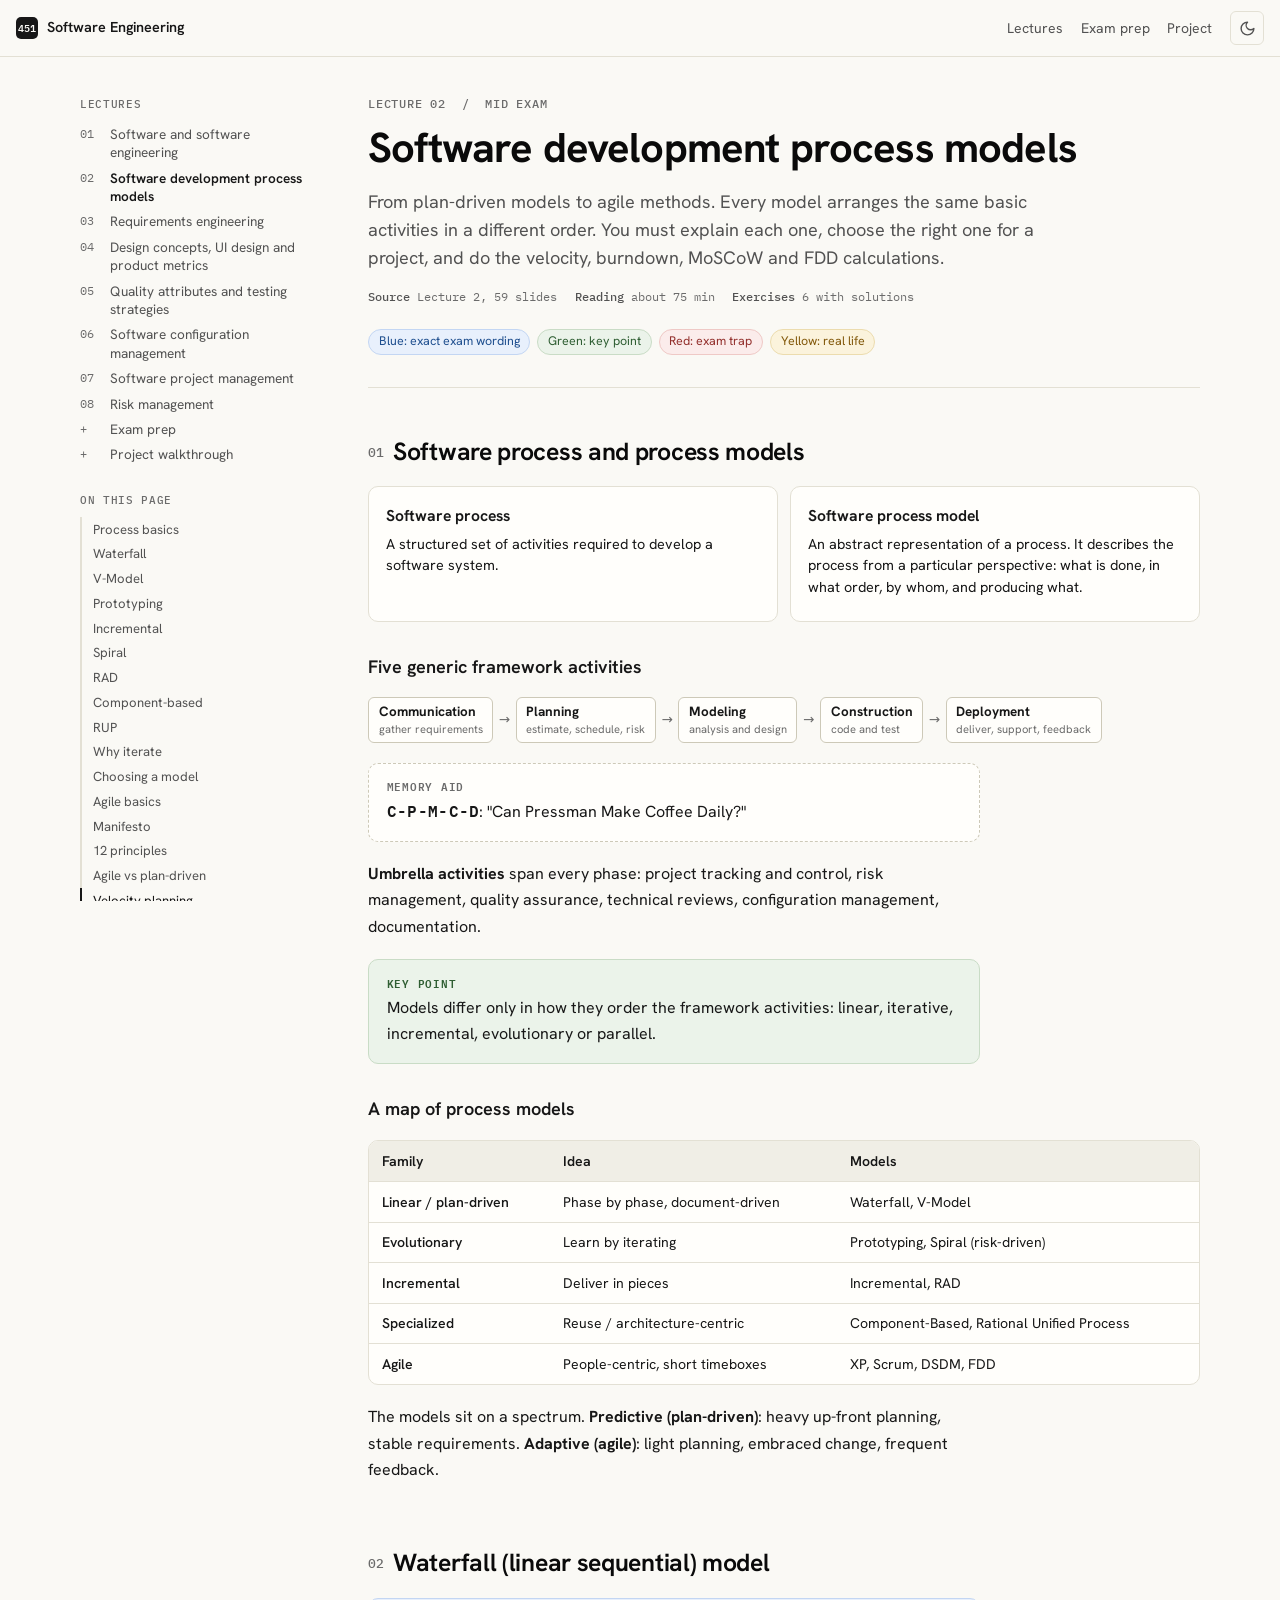
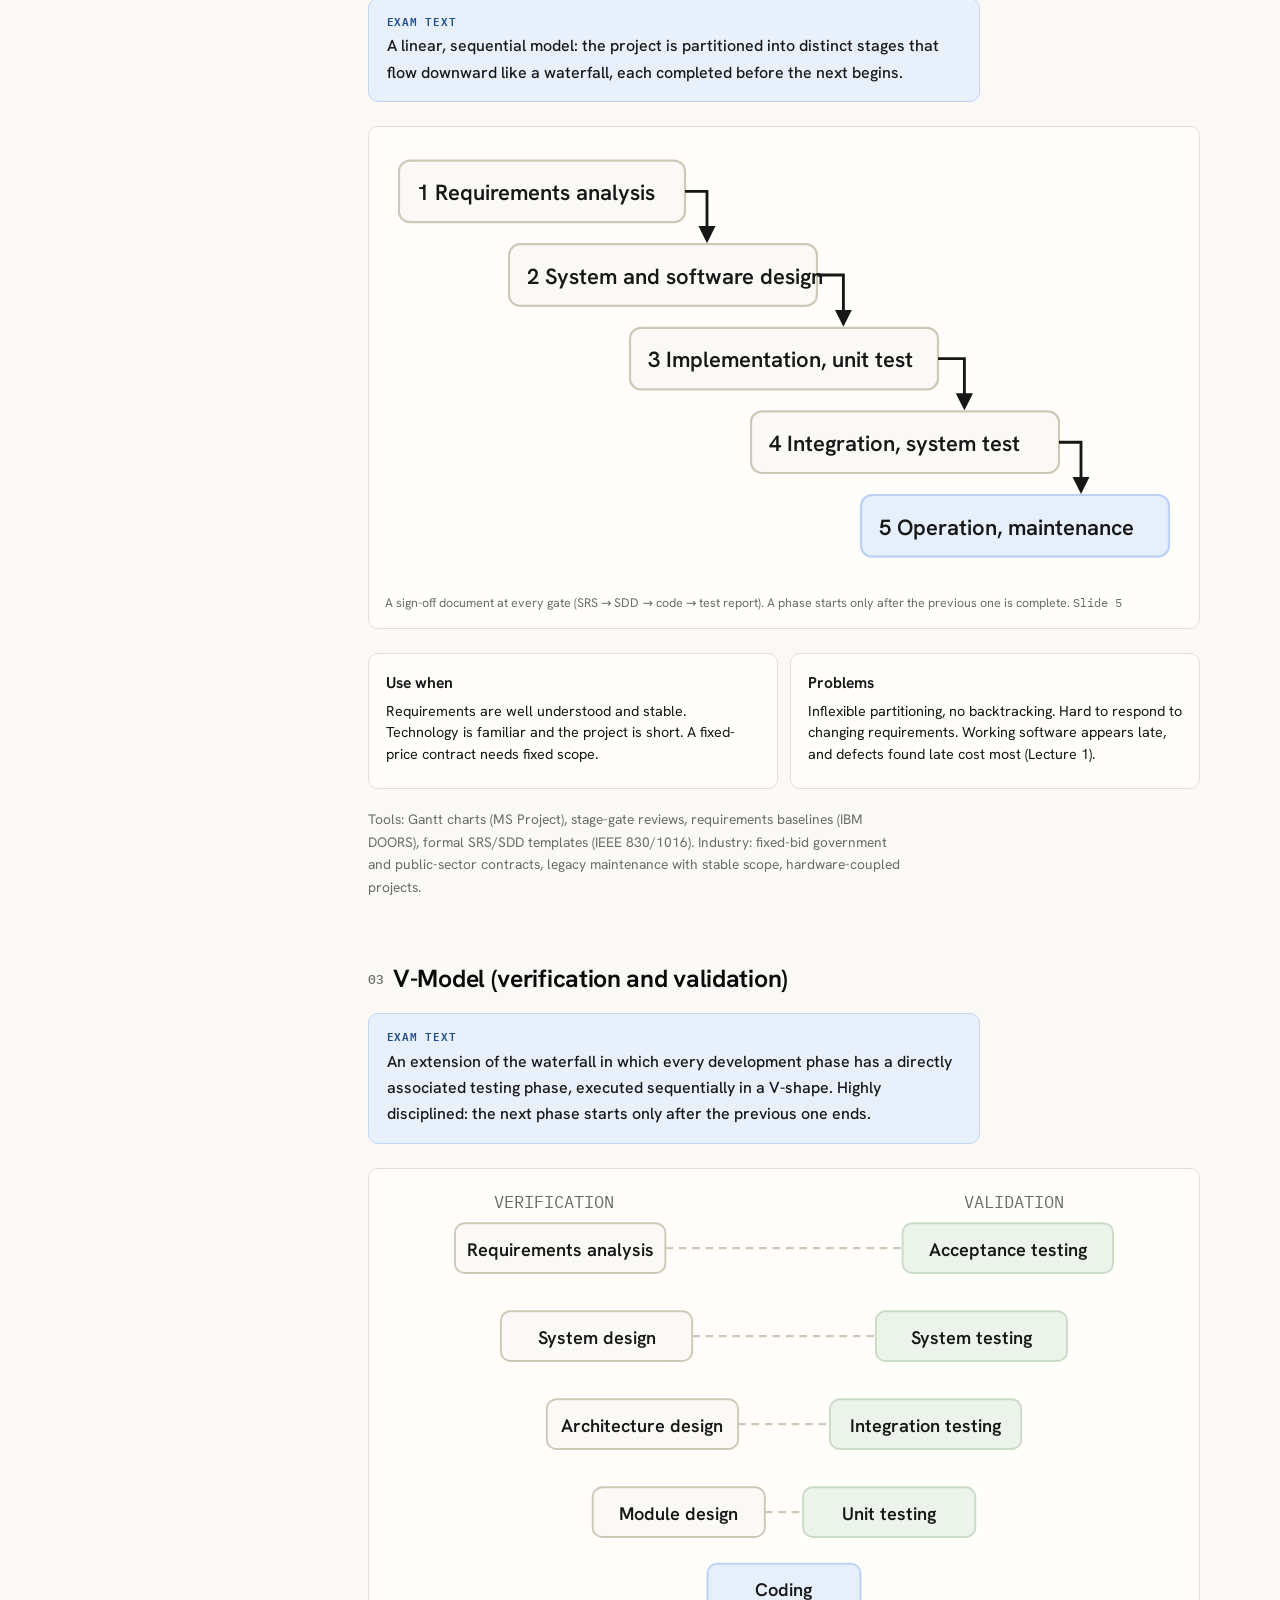
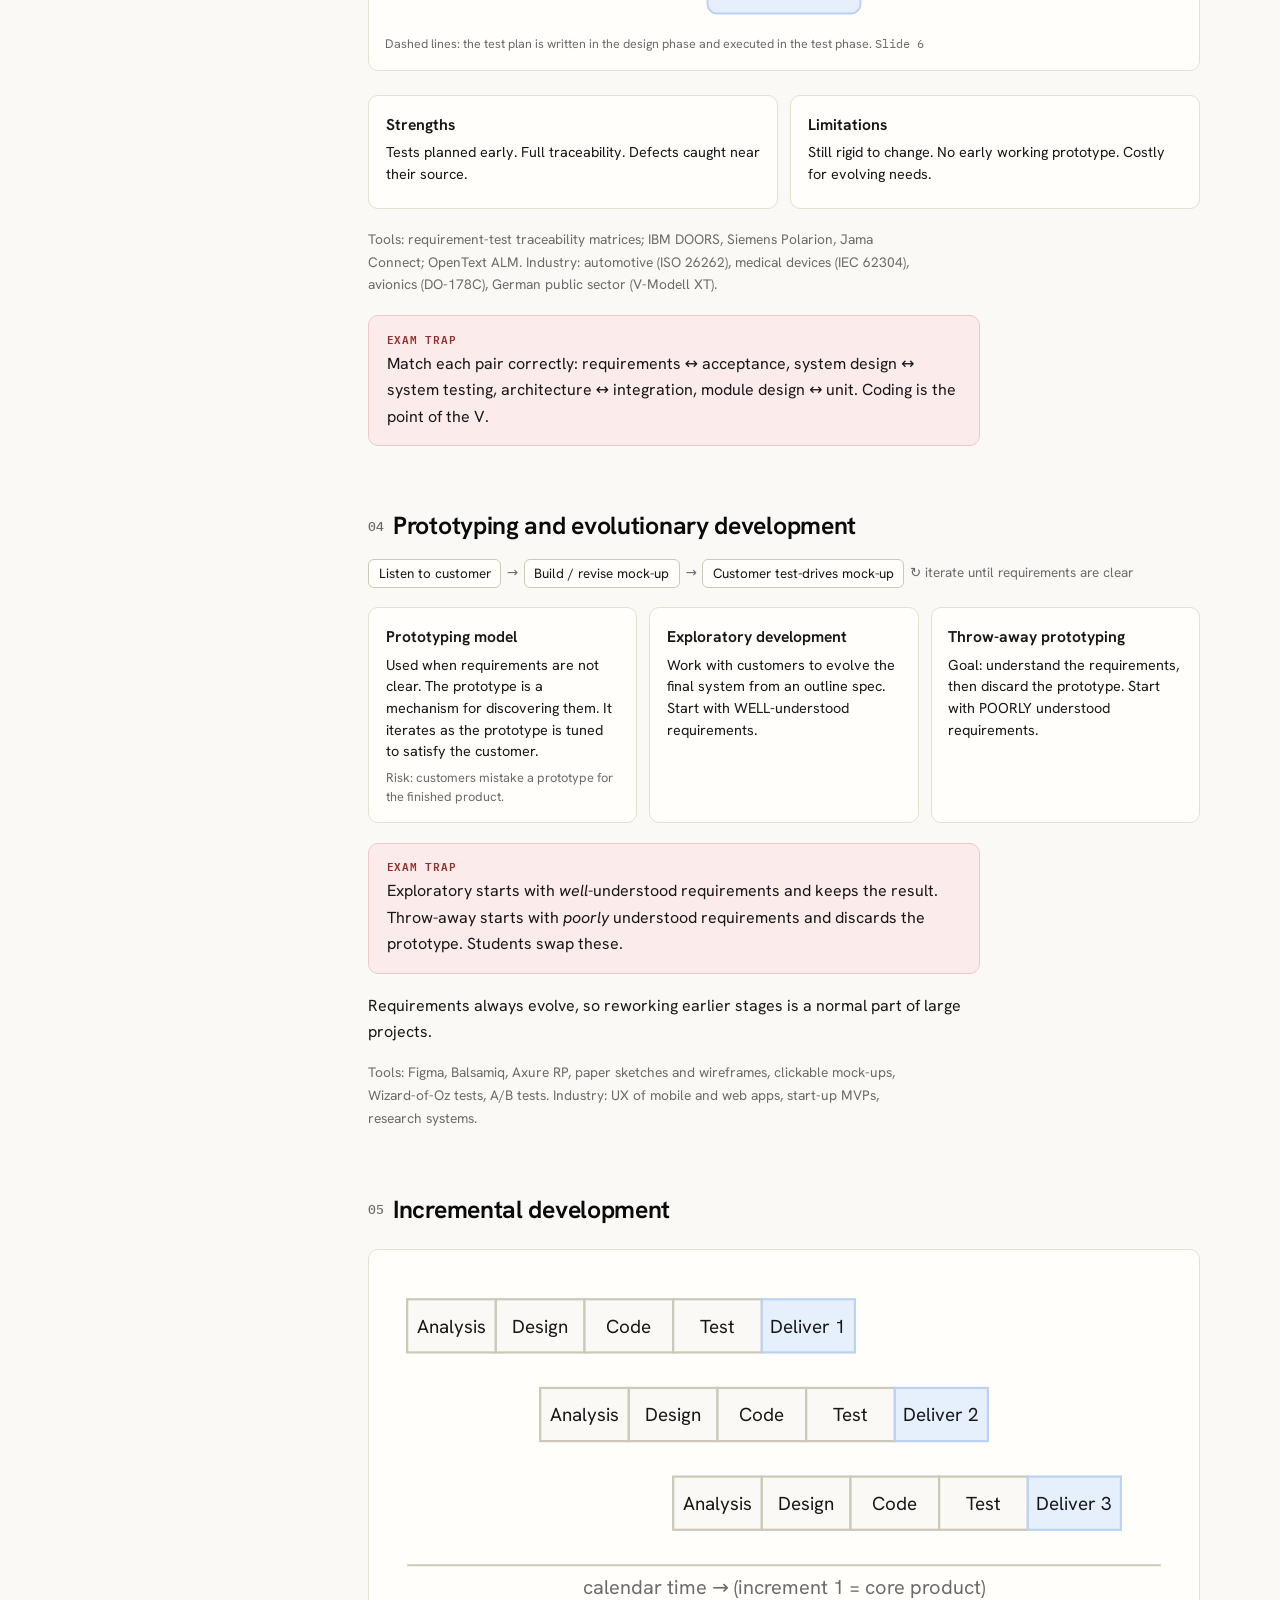
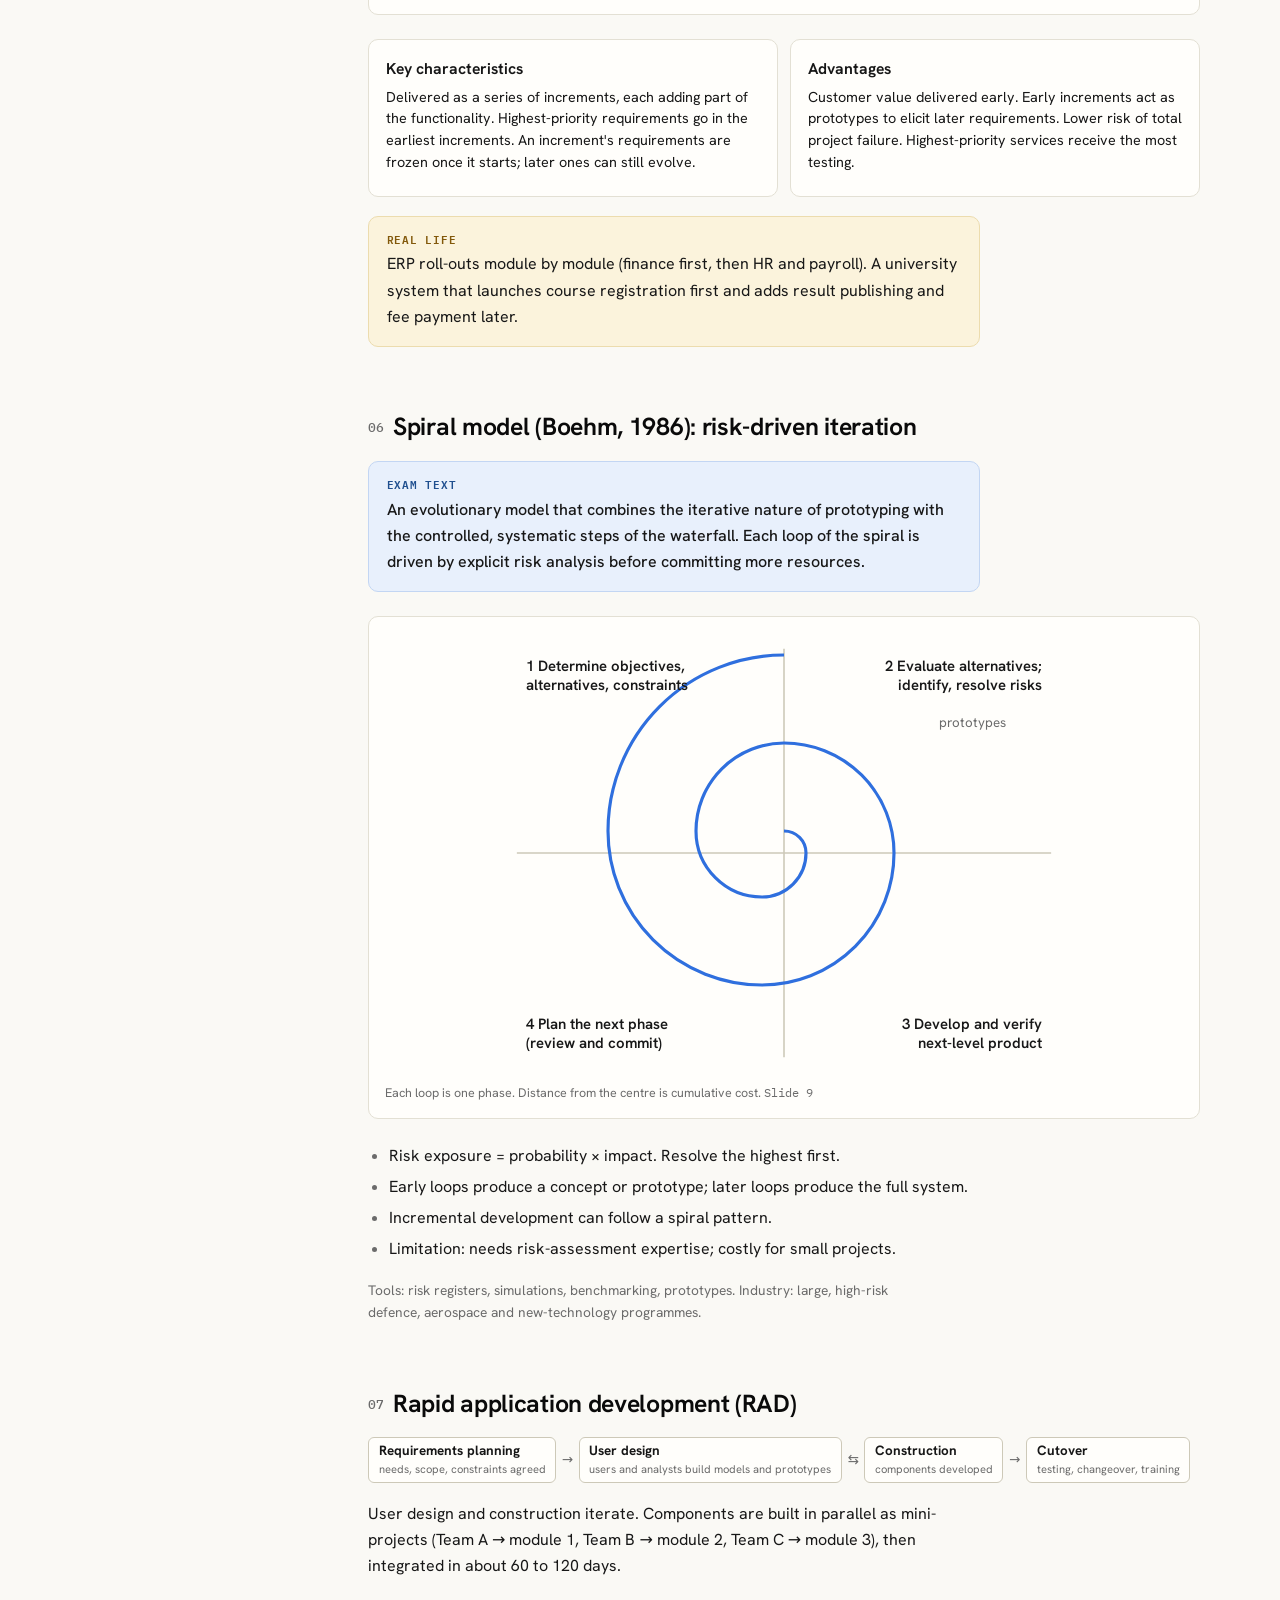
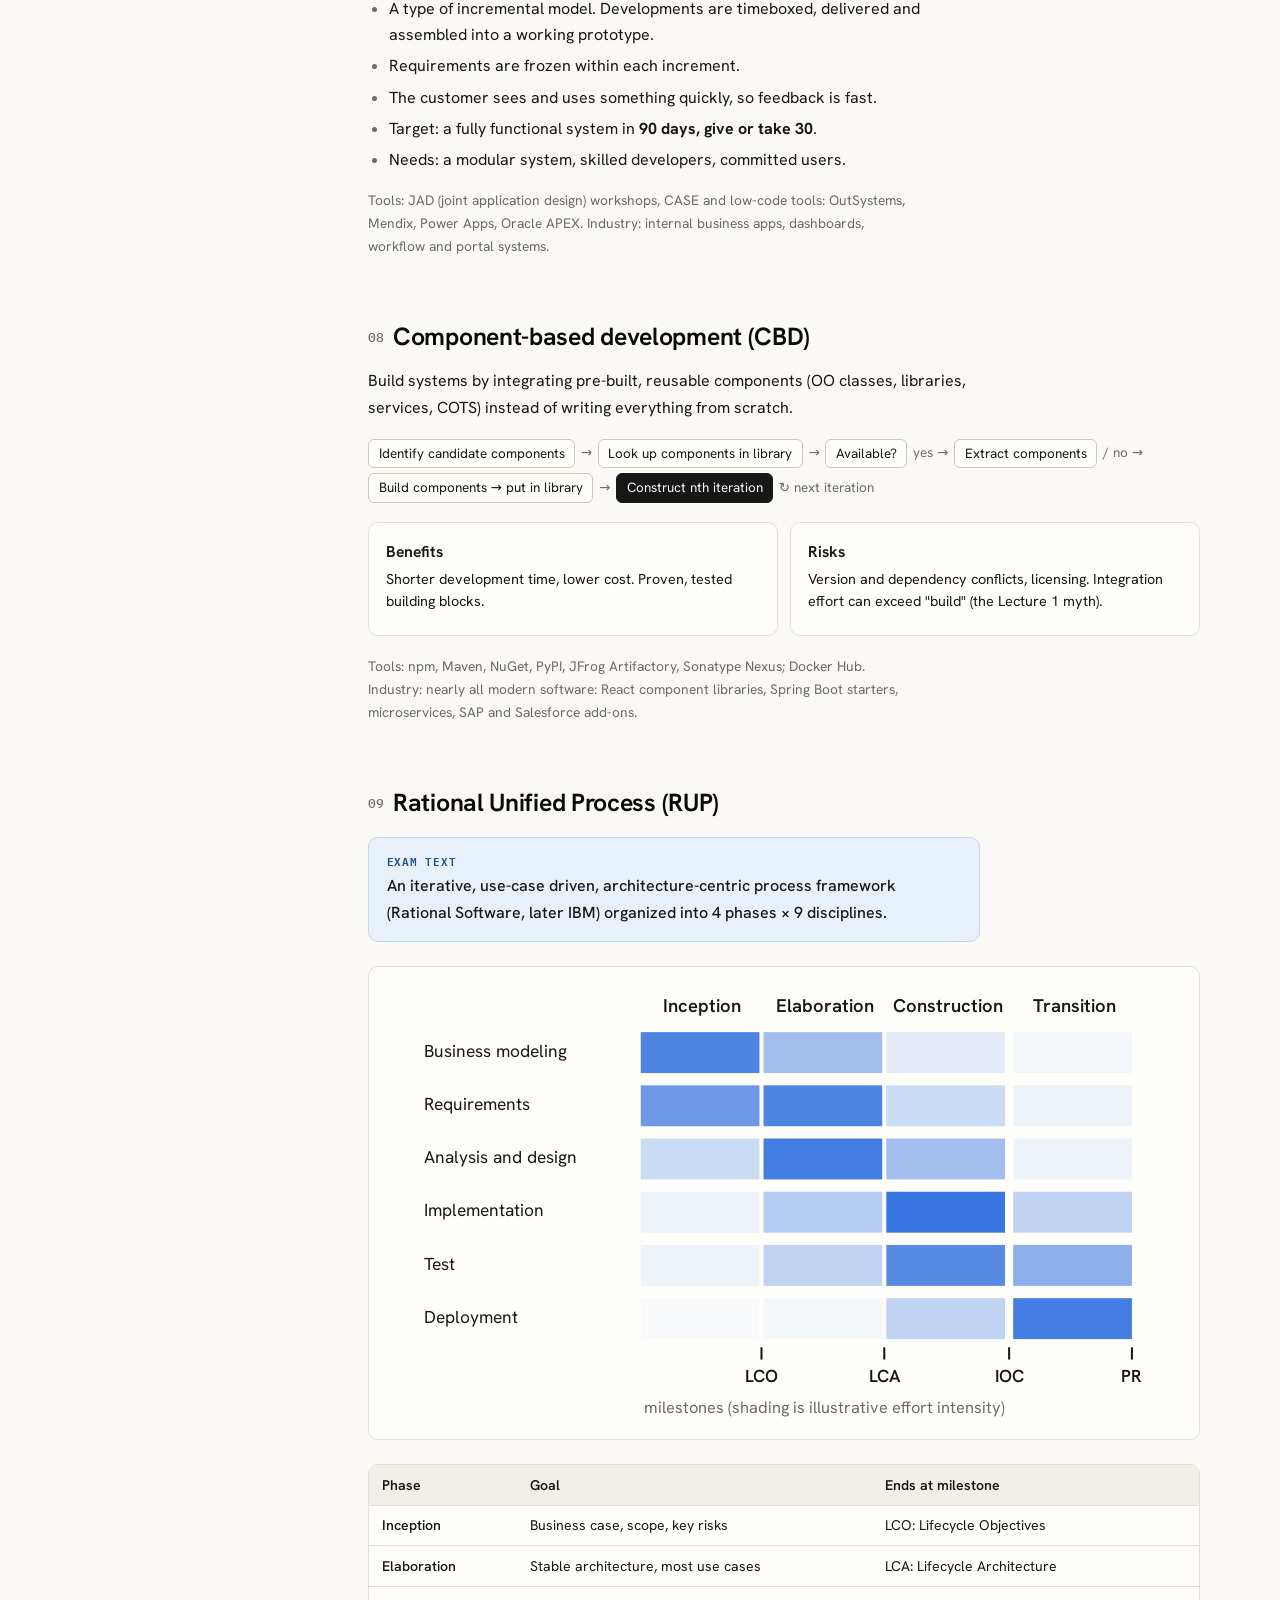
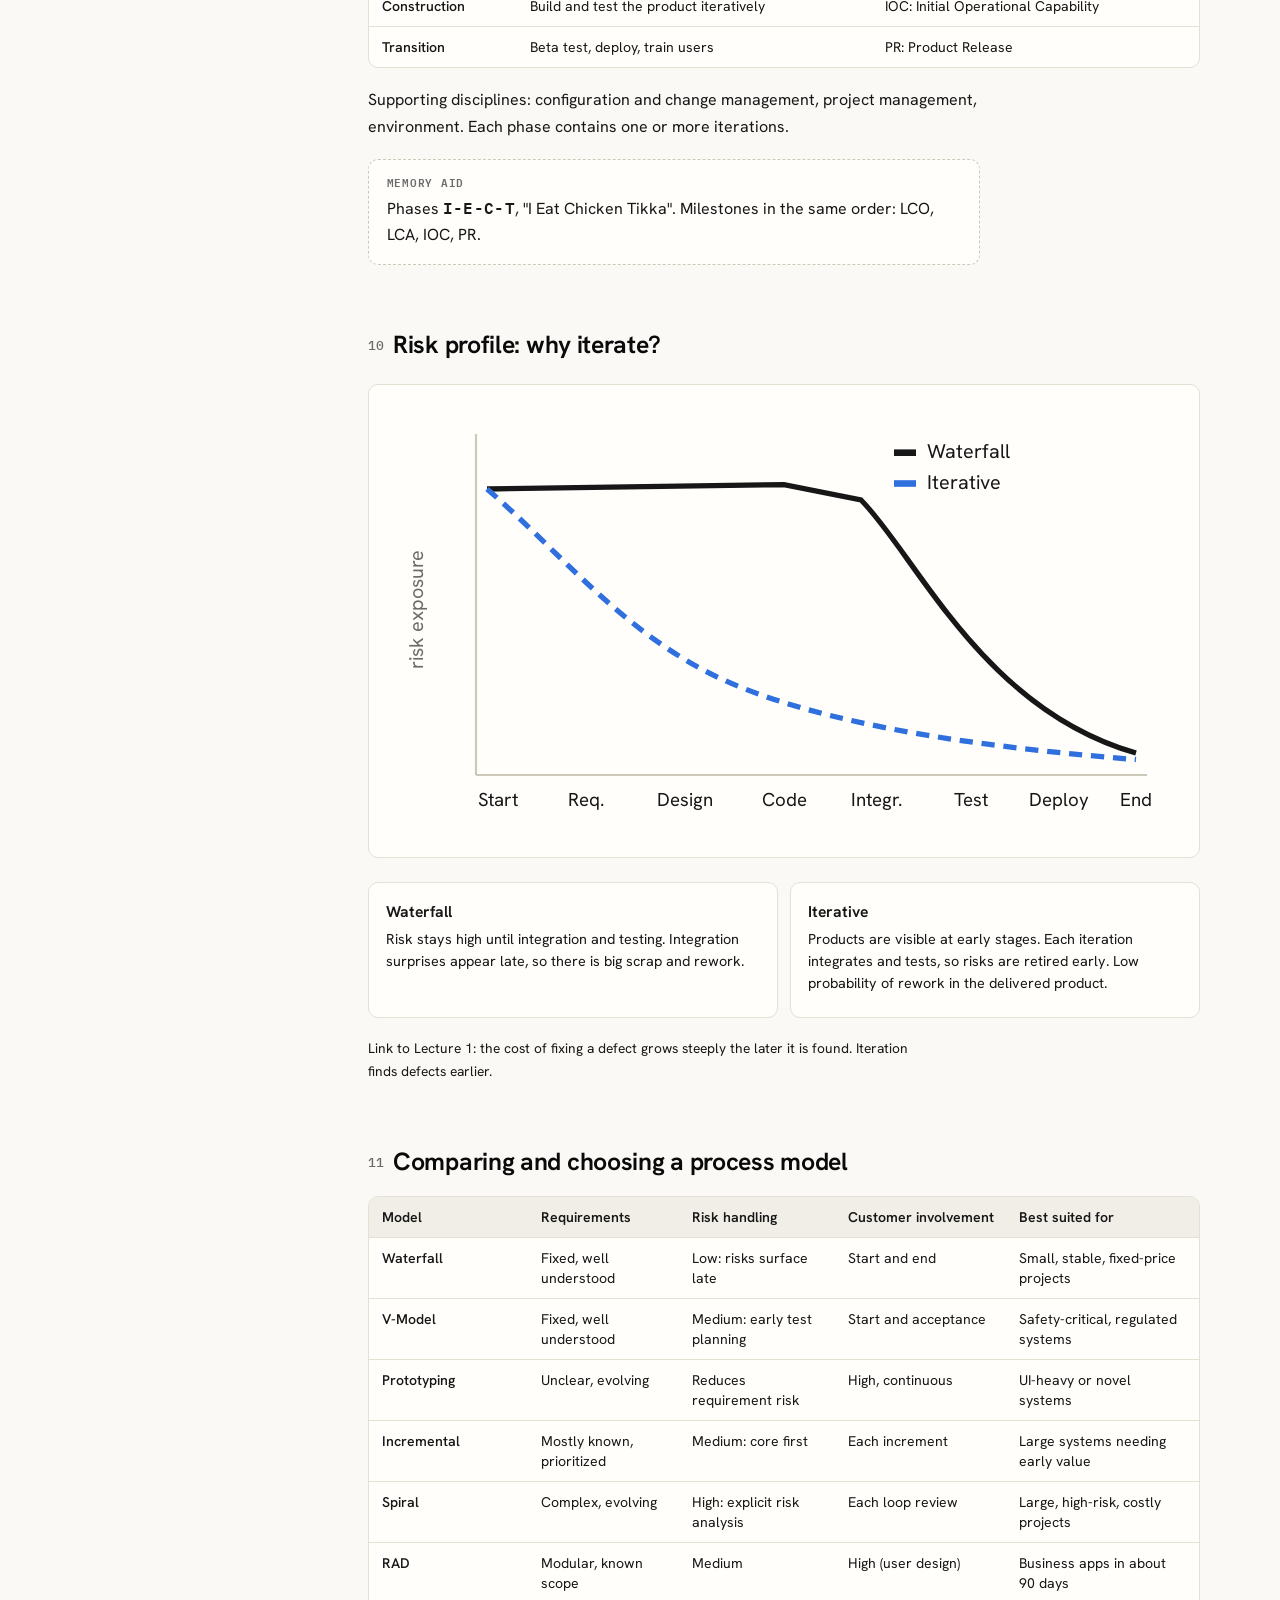
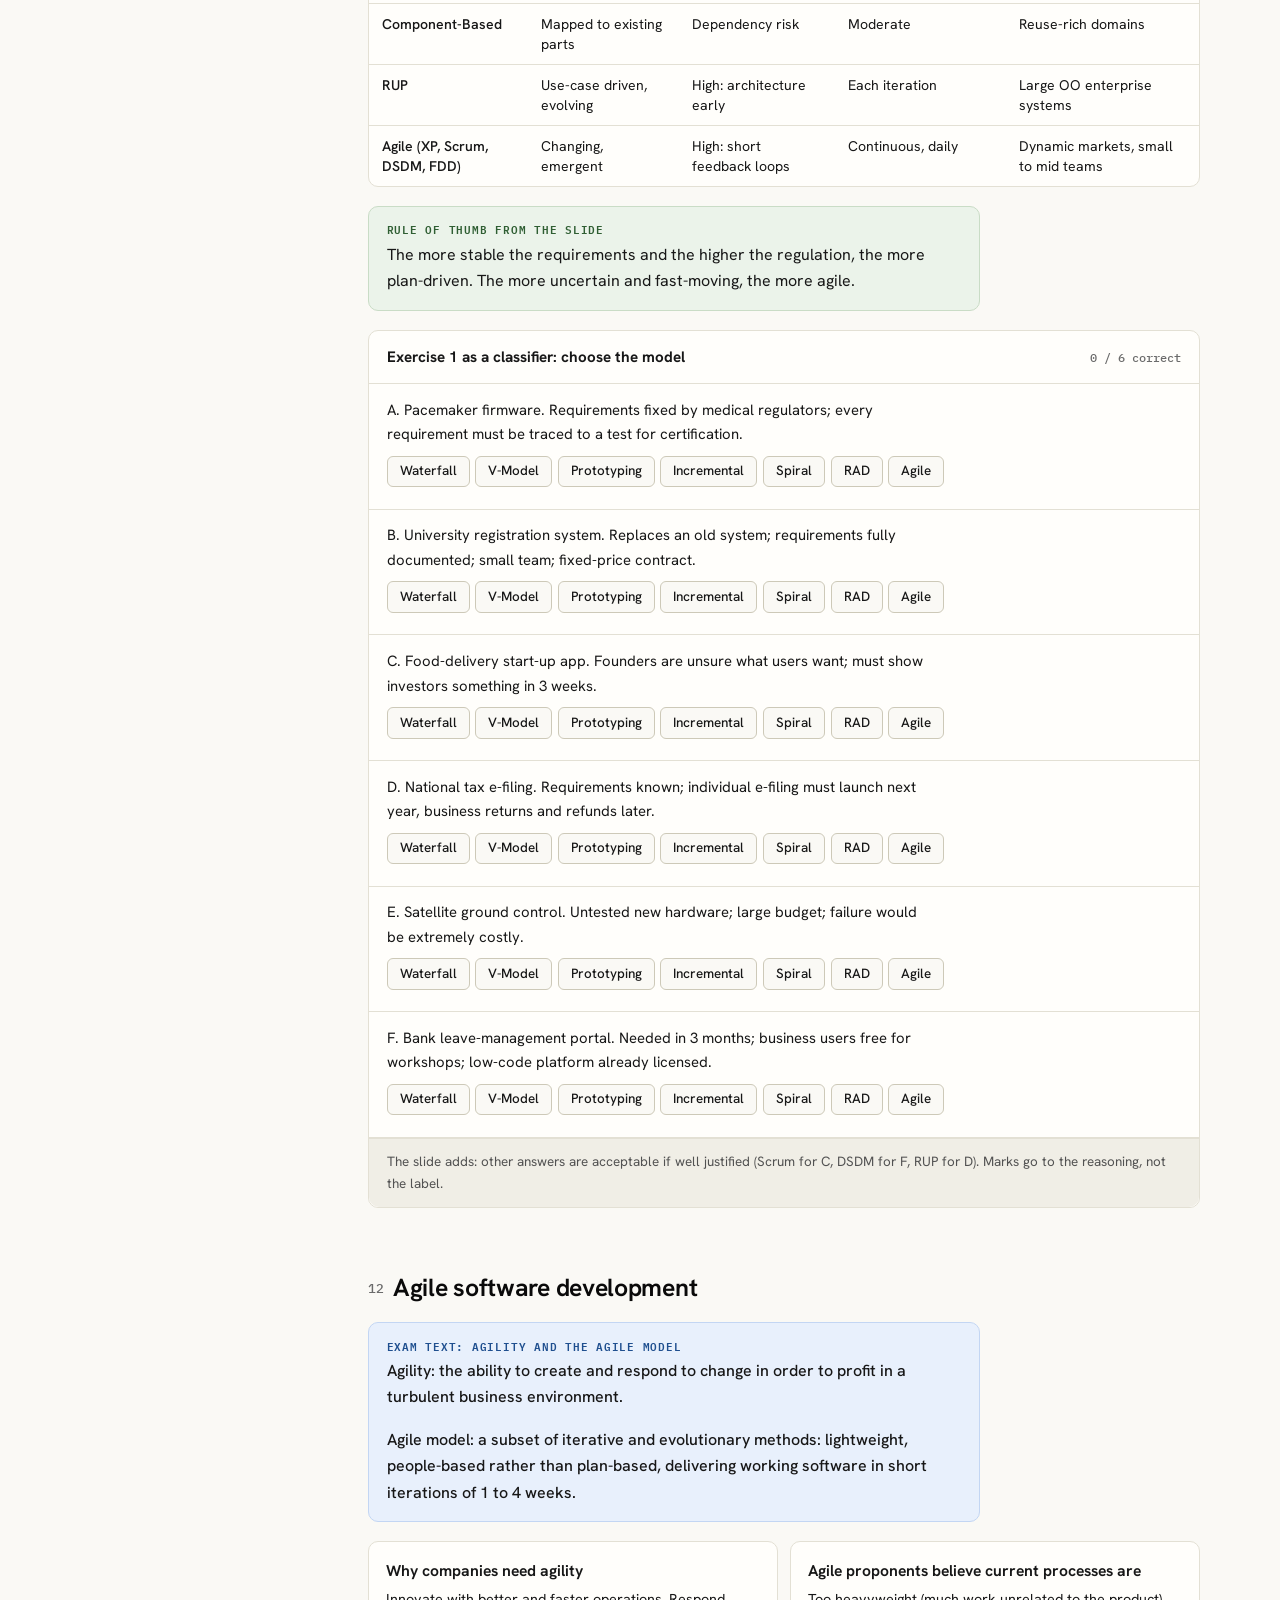
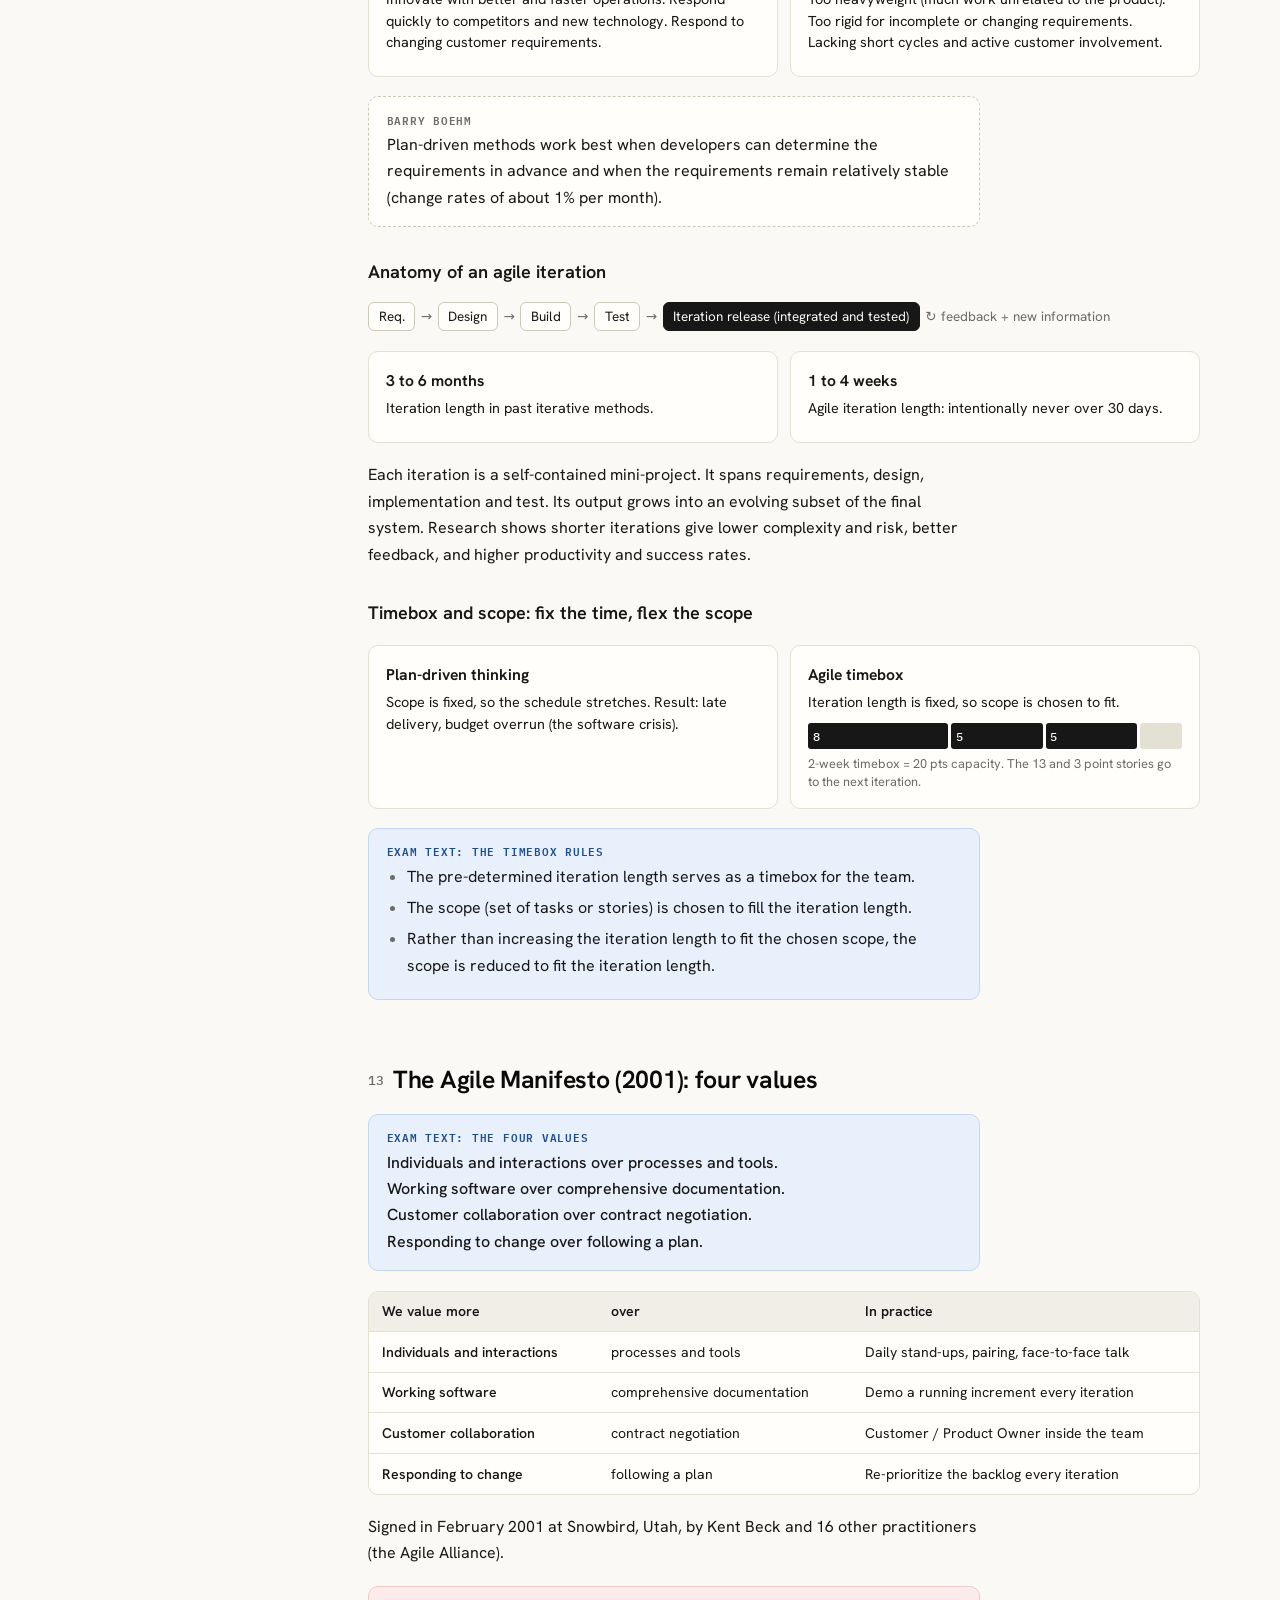
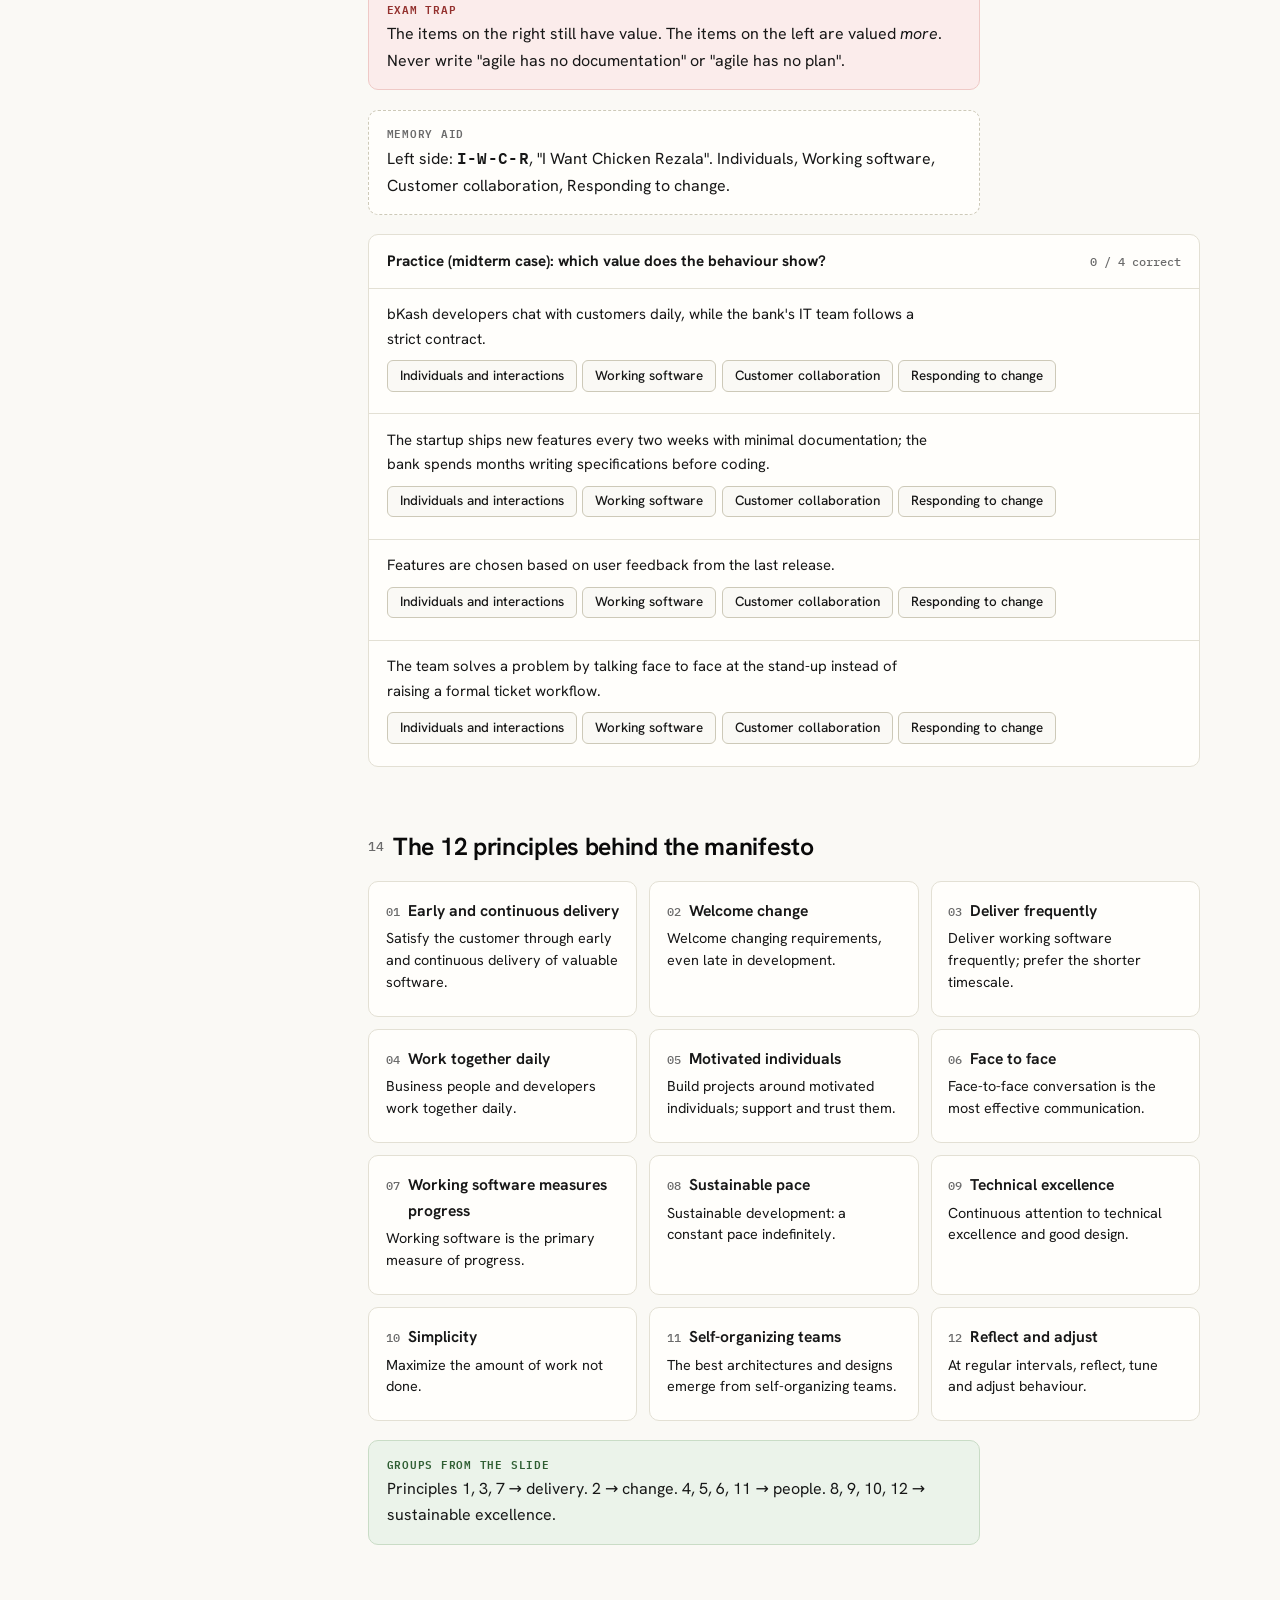
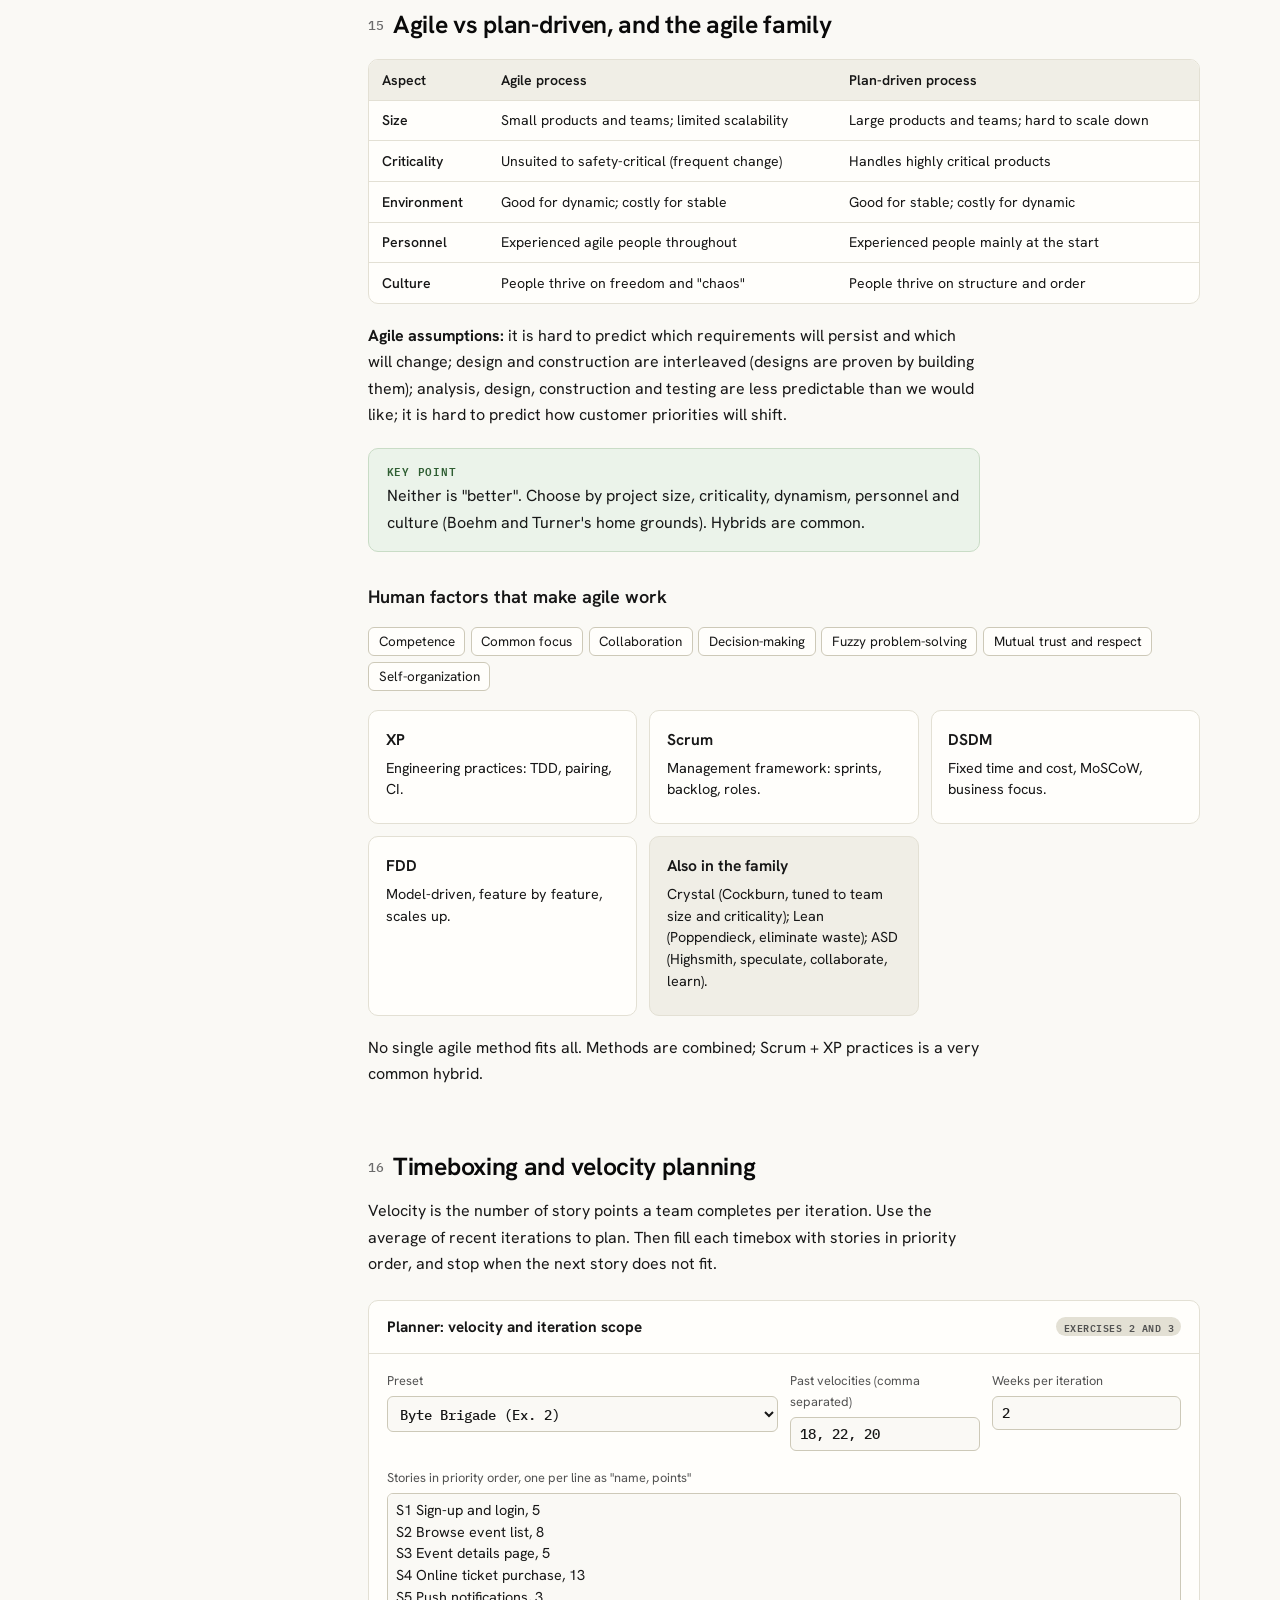
<file: lectures/02-process-models.html>
<!doctype html>
<html lang="en">
<head>
<meta charset="utf-8">
<meta name="viewport" content="width=device-width, initial-scale=1">
<title>Software Process Models</title>
<meta name="description" content="CSE451 Lecture 2: Waterfall, V-Model, prototyping, incremental, spiral, RAD, CBD, RUP, agile, XP, Scrum, DSDM and FDD.">
<script>try{var t=localStorage.getItem('theme');if(t?t==='dark':matchMedia('(prefers-color-scheme: dark)').matches)document.documentElement.classList.add('dark')}catch(e){}</script>
<link rel="stylesheet" href="../assets/style.css">
</head>
<body data-root=".." data-slug="02-process-models">
<a class="skip" href="#main">Skip to content</a>
<header id="site-header"></header>
<div class="chips" id="chips"></div>
<main id="main">
<div class="lecture">
<nav class="rail" id="rail" aria-label="Lectures"></nav>
<article class="article">

<header class="lecture-head">
  <p class="eyebrow">Lecture 02 &nbsp;/&nbsp; Mid exam</p>
  <h1>Software development process models</h1>
  <p class="summary">From plan-driven models to agile methods. Every model arranges the same basic activities in a different order. You must explain each one, choose the right one for a project, and do the velocity, burndown, MoSCoW and FDD calculations.</p>
  <p class="meta"><span><b>Source</b> Lecture 2, 59 slides</span><span><b>Reading</b> about 75 min</span><span><b>Exercises</b> 6 with solutions</span></p>
  <div class="howto"><span class="h-exam">Blue: exact exam wording</span><span class="h-key">Green: key point</span><span class="h-trap">Red: exam trap</span><span class="h-real">Yellow: real life</span></div>
</header>

<div class="prose">

<section id="process">
<h2 data-short="Process basics"><span class="n">01</span>Software process and process models</h2>
<div class="cards two">
  <div class="c"><h4>Software process</h4><p>A structured set of activities required to develop a software system.</p></div>
  <div class="c"><h4>Software process model</h4><p>An abstract representation of a process. It describes the process from a particular perspective: what is done, in what order, by whom, and producing what.</p></div>
</div>
<h3>Five generic framework activities</h3>
<div class="flow"><span><b>Communication</b><br><small class="muted">gather requirements</small></span><i>&rarr;</i><span><b>Planning</b><br><small class="muted">estimate, schedule, risk</small></span><i>&rarr;</i><span><b>Modeling</b><br><small class="muted">analysis and design</small></span><i>&rarr;</i><span><b>Construction</b><br><small class="muted">code and test</small></span><i>&rarr;</i><span><b>Deployment</b><br><small class="muted">deliver, support, feedback</small></span></div>
<div class="box mem"><span class="lbl">Memory aid</span><p><strong>C-P-M-C-D</strong>: "Can Pressman Make Coffee Daily?"</p></div>
<p><strong>Umbrella activities</strong> span every phase: project tracking and control, risk management, quality assurance, technical reviews, configuration management, documentation.</p>
<div class="box key"><span class="lbl">Key point</span><p>Models differ only in how they order the framework activities: linear, iterative, incremental, evolutionary or parallel.</p></div>
<h3>A map of process models</h3>
<div class="tscroll"><table>
<tr><th>Family</th><th>Idea</th><th>Models</th></tr>
<tr><td>Linear / plan-driven</td><td>Phase by phase, document-driven</td><td>Waterfall, V-Model</td></tr>
<tr><td>Evolutionary</td><td>Learn by iterating</td><td>Prototyping, Spiral (risk-driven)</td></tr>
<tr><td>Incremental</td><td>Deliver in pieces</td><td>Incremental, RAD</td></tr>
<tr><td>Specialized</td><td>Reuse / architecture-centric</td><td>Component-Based, Rational Unified Process</td></tr>
<tr><td>Agile</td><td>People-centric, short timeboxes</td><td>XP, Scrum, DSDM, FDD</td></tr>
</table></div>
<p>The models sit on a spectrum. <strong>Predictive (plan-driven)</strong>: heavy up-front planning, stable requirements. <strong>Adaptive (agile)</strong>: light planning, embraced change, frequent feedback.</p>
</section>

<section id="waterfall">
<h2 data-short="Waterfall"><span class="n">02</span>Waterfall (linear sequential) model</h2>
<div class="box exact"><span class="lbl">Exam text</span><p>A linear, sequential model: the project is partitioned into distinct stages that flow downward like a waterfall, each completed before the next begins.</p></div>
<figure class="fig">
<svg viewBox="0 0 360 200" role="img" aria-label="Five waterfall stages as a staircase">
  <defs><marker id="w1" viewBox="0 0 10 10" refX="8" refY="5" markerWidth="6" markerHeight="6" orient="auto"><path d="M0,0 L10,5 L0,10 z" class="f-ink"/></marker></defs>
  <g font-size="10" font-weight="600">
  <rect x="5" y="8" width="130" height="28" rx="5" class="f-box"/><text x="13" y="26">1 Requirements analysis</text>
  <rect x="55" y="46" width="140" height="28" rx="5" class="f-box"/><text x="63" y="64">2 System and software design</text>
  <rect x="110" y="84" width="140" height="28" rx="5" class="f-box"/><text x="118" y="102">3 Implementation, unit test</text>
  <rect x="165" y="122" width="140" height="28" rx="5" class="f-box"/><text x="173" y="140">4 Integration, system test</text>
  <rect x="215" y="160" width="140" height="28" rx="5" class="f-acc-t"/><text x="223" y="178">5 Operation, maintenance</text>
  </g>
  <g class="s-ink" stroke-width="1.3" marker-end="url(#w1)"><path d="M135,22 h10 v22"/><path d="M195,60 h12 v22"/><path d="M250,98 h12 v22"/><path d="M305,136 h10 v22"/></g>
</svg>
<figcaption>A sign-off document at every gate (SRS &rarr; SDD &rarr; code &rarr; test report). A phase starts only after the previous one is complete. <span class="src">Slide 5</span></figcaption>
</figure>
<div class="cards two">
  <div class="c"><h4>Use when</h4><p>Requirements are well understood and stable. Technology is familiar and the project is short. A fixed-price contract needs fixed scope.</p></div>
  <div class="c"><h4>Problems</h4><p>Inflexible partitioning, no backtracking. Hard to respond to changing requirements. Working software appears late, and defects found late cost most (Lecture 1).</p></div>
</div>
<p class="small muted">Tools: Gantt charts (MS Project), stage-gate reviews, requirements baselines (IBM DOORS), formal SRS/SDD templates (IEEE 830/1016). Industry: fixed-bid government and public-sector contracts, legacy maintenance with stable scope, hardware-coupled projects.</p>
</section>

<section id="vmodel">
<h2 data-short="V-Model"><span class="n">03</span>V-Model (verification and validation)</h2>
<div class="box exact"><span class="lbl">Exam text</span><p>An extension of the waterfall in which every development phase has a directly associated testing phase, executed sequentially in a V-shape. Highly disciplined: the next phase starts only after the previous one ends.</p></div>
<figure class="fig">
<svg viewBox="0 0 360 230" role="img" aria-label="V shape: left side design phases, right side matching tests, coding at the bottom">
  <g font-size="9.5" font-weight="600" text-anchor="middle">
    <rect x="8" y="20" width="110" height="26" rx="5" class="f-box"/><text x="63" y="37">Requirements analysis</text>
    <rect x="32" y="66" width="100" height="26" rx="5" class="f-box"/><text x="82" y="83">System design</text>
    <rect x="56" y="112" width="100" height="26" rx="5" class="f-box"/><text x="106" y="129">Architecture design</text>
    <rect x="80" y="158" width="90" height="26" rx="5" class="f-box"/><text x="125" y="175">Module design</text>
    <rect x="242" y="20" width="110" height="26" rx="5" class="f-key"/><text x="297" y="37">Acceptance testing</text>
    <rect x="228" y="66" width="100" height="26" rx="5" class="f-key"/><text x="278" y="83">System testing</text>
    <rect x="204" y="112" width="100" height="26" rx="5" class="f-key"/><text x="254" y="129">Integration testing</text>
    <rect x="190" y="158" width="90" height="26" rx="5" class="f-key"/><text x="235" y="175">Unit testing</text>
    <rect x="140" y="198" width="80" height="26" rx="5" class="f-acc-t"/><text x="180" y="215">Coding</text>
  </g>
  <g class="s-line" stroke-dasharray="4 3" stroke-width="1.2"><path d="M118,33 H242"/><path d="M132,79 H228"/><path d="M156,125 H204"/><path d="M170,171 H190"/></g>
  <text x="60" y="12" font-size="9" class="t-muted t-mono" text-anchor="middle">VERIFICATION</text>
  <text x="300" y="12" font-size="9" class="t-muted t-mono" text-anchor="middle">VALIDATION</text>
</svg>
<figcaption>Dashed lines: the test plan is written in the design phase and executed in the test phase. <span class="src">Slide 6</span></figcaption>
</figure>
<div class="cards two">
  <div class="c"><h4>Strengths</h4><p>Tests planned early. Full traceability. Defects caught near their source.</p></div>
  <div class="c"><h4>Limitations</h4><p>Still rigid to change. No early working prototype. Costly for evolving needs.</p></div>
</div>
<p class="small muted">Tools: requirement-test traceability matrices; IBM DOORS, Siemens Polarion, Jama Connect; OpenText ALM. Industry: automotive (ISO 26262), medical devices (IEC 62304), avionics (DO-178C), German public sector (V-Modell XT).</p>
<div class="box trap"><span class="lbl">Exam trap</span><p>Match each pair correctly: requirements &harr; acceptance, system design &harr; system testing, architecture &harr; integration, module design &harr; unit. Coding is the point of the V.</p></div>
</section>

<section id="prototyping">
<h2 data-short="Prototyping"><span class="n">04</span>Prototyping and evolutionary development</h2>
<div class="flow"><span>Listen to customer</span><i>&rarr;</i><span>Build / revise mock-up</span><i>&rarr;</i><span>Customer test-drives mock-up</span><i>&#8635; iterate until requirements are clear</i></div>
<div class="cards">
  <div class="c"><h4>Prototyping model</h4><p>Used when requirements are not clear. The prototype is a mechanism for discovering them. It iterates as the prototype is tuned to satisfy the customer.</p><span class="ex">Risk: customers mistake a prototype for the finished product.</span></div>
  <div class="c"><h4>Exploratory development</h4><p>Work with customers to evolve the final system from an outline spec. Start with WELL-understood requirements.</p></div>
  <div class="c"><h4>Throw-away prototyping</h4><p>Goal: understand the requirements, then discard the prototype. Start with POORLY understood requirements.</p></div>
</div>
<div class="box trap"><span class="lbl">Exam trap</span><p>Exploratory starts with <em>well</em>-understood requirements and keeps the result. Throw-away starts with <em>poorly</em> understood requirements and discards the prototype. Students swap these.</p></div>
<p>Requirements always evolve, so reworking earlier stages is a normal part of large projects.</p>
<p class="small muted">Tools: Figma, Balsamiq, Axure RP, paper sketches and wireframes, clickable mock-ups, Wizard-of-Oz tests, A/B tests. Industry: UX of mobile and web apps, start-up MVPs, research systems.</p>
</section>

<section id="incremental">
<h2 data-short="Incremental"><span class="n">05</span>Incremental development</h2>
<figure class="fig">
<svg viewBox="0 0 360 150" role="img" aria-label="Three overlapping increments over calendar time, each analysis design code test deliver">
  <g font-size="8.5" text-anchor="middle">
    <g><rect x="10" y="15" width="40" height="24" class="f-box"/><rect x="50" y="15" width="40" height="24" class="f-box"/><rect x="90" y="15" width="40" height="24" class="f-box"/><rect x="130" y="15" width="40" height="24" class="f-box"/><rect x="170" y="15" width="42" height="24" class="f-acc-t"/>
      <text x="30" y="30">Analysis</text><text x="70" y="30">Design</text><text x="110" y="30">Code</text><text x="150" y="30">Test</text><text x="191" y="30">Deliver 1</text></g>
    <g><rect x="70" y="55" width="40" height="24" class="f-box"/><rect x="110" y="55" width="40" height="24" class="f-box"/><rect x="150" y="55" width="40" height="24" class="f-box"/><rect x="190" y="55" width="40" height="24" class="f-box"/><rect x="230" y="55" width="42" height="24" class="f-acc-t"/>
      <text x="90" y="70">Analysis</text><text x="130" y="70">Design</text><text x="170" y="70">Code</text><text x="210" y="70">Test</text><text x="251" y="70">Deliver 2</text></g>
    <g><rect x="130" y="95" width="40" height="24" class="f-box"/><rect x="170" y="95" width="40" height="24" class="f-box"/><rect x="210" y="95" width="40" height="24" class="f-box"/><rect x="250" y="95" width="40" height="24" class="f-box"/><rect x="290" y="95" width="42" height="24" class="f-acc-t"/>
      <text x="150" y="110">Analysis</text><text x="190" y="110">Design</text><text x="230" y="110">Code</text><text x="270" y="110">Test</text><text x="311" y="110">Deliver 3</text></g>
  </g>
  <line x1="10" y1="135" x2="350" y2="135" class="s-line"/><text x="180" y="148" font-size="9" class="t-muted" text-anchor="middle">calendar time &rarr; (increment 1 = core product)</text>
</svg>
</figure>
<div class="cards two">
  <div class="c"><h4>Key characteristics</h4><p>Delivered as a series of increments, each adding part of the functionality. Highest-priority requirements go in the earliest increments. An increment's requirements are frozen once it starts; later ones can still evolve.</p></div>
  <div class="c"><h4>Advantages</h4><p>Customer value delivered early. Early increments act as prototypes to elicit later requirements. Lower risk of total project failure. Highest-priority services receive the most testing.</p></div>
</div>
<div class="box real"><span class="lbl">Real life</span><p>ERP roll-outs module by module (finance first, then HR and payroll). A university system that launches course registration first and adds result publishing and fee payment later.</p></div>
</section>

<section id="spiral">
<h2 data-short="Spiral"><span class="n">06</span>Spiral model (Boehm, 1986): risk-driven iteration</h2>
<div class="box exact"><span class="lbl">Exam text</span><p>An evolutionary model that combines the iterative nature of prototyping with the controlled, systematic steps of the waterfall. Each loop of the spiral is driven by explicit risk analysis before committing more resources.</p></div>
<figure class="fig">
<svg viewBox="0 0 360 280" role="img" aria-label="Spiral with four quadrants">
  <line x1="180" y1="10" x2="180" y2="270" class="s-line"/><line x1="10" y1="140" x2="350" y2="140" class="s-line"/>
  <path d="M180,140 m0,-14 a14,14 0 0,1 14,14 a28,28 0 0,1 -28,28 a42,42 0 0,1 -42,-42 a56,56 0 0,1 56,-56 a70,70 0 0,1 70,70 a84,84 0 0,1 -84,84 a98,98 0 0,1 -98,-98 a112,112 0 0,1 112,-112" class="s-acc" stroke-width="2"/>
  <g font-size="9.5" font-weight="600">
    <text x="16" y="24">1 Determine objectives,</text><text x="16" y="36">alternatives, constraints</text>
    <text x="344" y="24" text-anchor="end">2 Evaluate alternatives;</text><text x="344" y="36" text-anchor="end">identify, resolve risks</text>
    <text x="344" y="252" text-anchor="end">3 Develop and verify</text><text x="344" y="264" text-anchor="end">next-level product</text>
    <text x="16" y="252">4 Plan the next phase</text><text x="16" y="264">(review and commit)</text>
  </g>
  <text x="300" y="60" font-size="8.5" class="t-muted" text-anchor="middle">prototypes</text>
</svg>
<figcaption>Each loop is one phase. Distance from the centre is cumulative cost. <span class="src">Slide 9</span></figcaption>
</figure>
<ul>
<li>Risk exposure = probability &times; impact. Resolve the highest first.</li>
<li>Early loops produce a concept or prototype; later loops produce the full system.</li>
<li>Incremental development can follow a spiral pattern.</li>
<li>Limitation: needs risk-assessment expertise; costly for small projects.</li>
</ul>
<p class="small muted">Tools: risk registers, simulations, benchmarking, prototypes. Industry: large, high-risk defence, aerospace and new-technology programmes.</p>
</section>

<section id="rad">
<h2 data-short="RAD"><span class="n">07</span>Rapid application development (RAD)</h2>
<div class="flow"><span><b>Requirements planning</b><br><small class="muted">needs, scope, constraints agreed</small></span><i>&rarr;</i><span><b>User design</b><br><small class="muted">users and analysts build models and prototypes</small></span><i>&#8646;</i><span><b>Construction</b><br><small class="muted">components developed</small></span><i>&rarr;</i><span><b>Cutover</b><br><small class="muted">testing, changeover, training</small></span></div>
<p>User design and construction iterate. Components are built in parallel as mini-projects (Team A &rarr; module 1, Team B &rarr; module 2, Team C &rarr; module 3), then integrated in about 60 to 120 days.</p>
<ul>
<li>A type of incremental model. Developments are timeboxed, delivered and assembled into a working prototype.</li>
<li>Requirements are frozen within each increment.</li>
<li>The customer sees and uses something quickly, so feedback is fast.</li>
<li>Target: a fully functional system in <strong>90 days, give or take 30</strong>.</li>
<li>Needs: a modular system, skilled developers, committed users.</li>
</ul>
<p class="small muted">Tools: JAD (joint application design) workshops, CASE and low-code tools: OutSystems, Mendix, Power Apps, Oracle APEX. Industry: internal business apps, dashboards, workflow and portal systems.</p>
</section>

<section id="cbd">
<h2 data-short="Component-based"><span class="n">08</span>Component-based development (CBD)</h2>
<p>Build systems by integrating pre-built, reusable components (OO classes, libraries, services, COTS) instead of writing everything from scratch.</p>
<div class="flow"><span>Identify candidate components</span><i>&rarr;</i><span>Look up components in library</span><i>&rarr;</i><span>Available?</span><i>yes &rarr;</i><span>Extract components</span><i>/ no &rarr;</i><span>Build components &rarr; put in library</span><i>&rarr;</i><span class="hl">Construct nth iteration</span><i>&#8635; next iteration</i></div>
<div class="cards two">
  <div class="c"><h4>Benefits</h4><p>Shorter development time, lower cost. Proven, tested building blocks.</p></div>
  <div class="c"><h4>Risks</h4><p>Version and dependency conflicts, licensing. Integration effort can exceed "build" (the Lecture 1 myth).</p></div>
</div>
<p class="small muted">Tools: npm, Maven, NuGet, PyPI, JFrog Artifactory, Sonatype Nexus; Docker Hub. Industry: nearly all modern software: React component libraries, Spring Boot starters, microservices, SAP and Salesforce add-ons.</p>
</section>

<section id="rup">
<h2 data-short="RUP"><span class="n">09</span>Rational Unified Process (RUP)</h2>
<div class="box exact"><span class="lbl">Exam text</span><p>An iterative, use-case driven, architecture-centric process framework (Rational Software, later IBM) organized into 4 phases &times; 9 disciplines.</p></div>
<figure class="fig">
<svg viewBox="0 0 360 215" role="img" aria-label="RUP grid: 4 phases across, disciplines down, shading shows effort">
  <g font-size="9" font-weight="600" text-anchor="middle"><text x="140" y="14">Inception</text><text x="200" y="14">Elaboration</text><text x="260" y="14">Construction</text><text x="322" y="14">Transition</text></g>
  <g font-size="8.5" class="t-muted"><text x="4" y="36">Business modeling</text><text x="4" y="62">Requirements</text><text x="4" y="88">Analysis and design</text><text x="4" y="114">Implementation</text><text x="4" y="140">Test</text><text x="4" y="166">Deployment</text></g>
  <g class="f-acc">
    <rect x="110" y="24" width="58" height="20" opacity=".85"/><rect x="170" y="24" width="58" height="20" opacity=".45"/><rect x="230" y="24" width="58" height="20" opacity=".12"/><rect x="292" y="24" width="58" height="20" opacity=".05"/>
    <rect x="110" y="50" width="58" height="20" opacity=".7"/><rect x="170" y="50" width="58" height="20" opacity=".85"/><rect x="230" y="50" width="58" height="20" opacity=".25"/><rect x="292" y="50" width="58" height="20" opacity=".08"/>
    <rect x="110" y="76" width="58" height="20" opacity=".25"/><rect x="170" y="76" width="58" height="20" opacity=".9"/><rect x="230" y="76" width="58" height="20" opacity=".45"/><rect x="292" y="76" width="58" height="20" opacity=".08"/>
    <rect x="110" y="102" width="58" height="20" opacity=".08"/><rect x="170" y="102" width="58" height="20" opacity=".35"/><rect x="230" y="102" width="58" height="20" opacity=".95"/><rect x="292" y="102" width="58" height="20" opacity=".3"/>
    <rect x="110" y="128" width="58" height="20" opacity=".08"/><rect x="170" y="128" width="58" height="20" opacity=".3"/><rect x="230" y="128" width="58" height="20" opacity=".8"/><rect x="292" y="128" width="58" height="20" opacity=".55"/>
    <rect x="110" y="154" width="58" height="20" opacity=".03"/><rect x="170" y="154" width="58" height="20" opacity=".05"/><rect x="230" y="154" width="58" height="20" opacity=".3"/><rect x="292" y="154" width="58" height="20" opacity=".9"/>
  </g>
  <g font-size="8.5" font-weight="600" text-anchor="middle" class="t-mono"><text x="169" y="195">LCO</text><text x="229" y="195">LCA</text><text x="290" y="195">IOC</text><text x="350" y="195">PR</text></g>
  <g class="s-ink"><path d="M169,178 v6"/><path d="M229,178 v6"/><path d="M290,178 v6"/><path d="M350,178 v6"/></g>
  <text x="200" y="210" font-size="8" class="t-muted" text-anchor="middle">milestones (shading is illustrative effort intensity)</text>
</svg>
</figure>
<div class="tscroll"><table>
<tr><th>Phase</th><th>Goal</th><th>Ends at milestone</th></tr>
<tr><td>Inception</td><td>Business case, scope, key risks</td><td>LCO: Lifecycle Objectives</td></tr>
<tr><td>Elaboration</td><td>Stable architecture, most use cases</td><td>LCA: Lifecycle Architecture</td></tr>
<tr><td>Construction</td><td>Build and test the product iteratively</td><td>IOC: Initial Operational Capability</td></tr>
<tr><td>Transition</td><td>Beta test, deploy, train users</td><td>PR: Product Release</td></tr>
</table></div>
<p>Supporting disciplines: configuration and change management, project management, environment. Each phase contains one or more iterations.</p>
<div class="box mem"><span class="lbl">Memory aid</span><p>Phases <strong>I-E-C-T</strong>, "I Eat Chicken Tikka". Milestones in the same order: LCO, LCA, IOC, PR.</p></div>
</section>

<section id="risk-profile">
<h2 data-short="Why iterate"><span class="n">10</span>Risk profile: why iterate?</h2>
<figure class="fig">
<svg viewBox="0 0 360 200" role="img" aria-label="Waterfall risk stays high until integration; iterative risk falls early">
  <line x1="40" y1="170" x2="345" y2="170" class="s-line"/><line x1="40" y1="15" x2="40" y2="170" class="s-line"/>
  <path d="M45,40 L180,38 L215,45 C240,70 270,140 340,160" class="s-ink" stroke-width="2.4"/>
  <path d="M45,40 C80,70 110,110 160,130 S280,158 340,163" class="s-acc" stroke-width="2.4" stroke-dasharray="6 4"/>
  <g font-size="8.5" class="t-muted" text-anchor="middle"><text x="50" y="184">Start</text><text x="90" y="184">Req.</text><text x="135" y="184">Design</text><text x="180" y="184">Code</text><text x="222" y="184">Integr.</text><text x="265" y="184">Test</text><text x="305" y="184">Deploy</text><text x="340" y="184">End</text></g>
  <text x="16" y="95" font-size="9" class="t-muted" transform="rotate(-90 16 95)" text-anchor="middle">risk exposure</text>
  <rect x="230" y="22" width="10" height="3" class="f-ink"/><text x="245" y="26" font-size="9">Waterfall</text>
  <rect x="230" y="36" width="10" height="3" class="f-acc"/><text x="245" y="40" font-size="9">Iterative</text>
</svg>
</figure>
<div class="cards two">
  <div class="c"><h4>Waterfall</h4><p>Risk stays high until integration and testing. Integration surprises appear late, so there is big scrap and rework.</p></div>
  <div class="c"><h4>Iterative</h4><p>Products are visible at early stages. Each iteration integrates and tests, so risks are retired early. Low probability of rework in the delivered product.</p></div>
</div>
<p class="small">Link to Lecture 1: the cost of fixing a defect grows steeply the later it is found. Iteration finds defects earlier.</p>
</section>

<section id="choose">
<h2 data-short="Choosing a model"><span class="n">11</span>Comparing and choosing a process model</h2>
<div class="tscroll"><table>
<tr><th>Model</th><th>Requirements</th><th>Risk handling</th><th>Customer involvement</th><th>Best suited for</th></tr>
<tr><td>Waterfall</td><td>Fixed, well understood</td><td>Low: risks surface late</td><td>Start and end</td><td>Small, stable, fixed-price projects</td></tr>
<tr><td>V-Model</td><td>Fixed, well understood</td><td>Medium: early test planning</td><td>Start and acceptance</td><td>Safety-critical, regulated systems</td></tr>
<tr><td>Prototyping</td><td>Unclear, evolving</td><td>Reduces requirement risk</td><td>High, continuous</td><td>UI-heavy or novel systems</td></tr>
<tr><td>Incremental</td><td>Mostly known, prioritized</td><td>Medium: core first</td><td>Each increment</td><td>Large systems needing early value</td></tr>
<tr><td>Spiral</td><td>Complex, evolving</td><td>High: explicit risk analysis</td><td>Each loop review</td><td>Large, high-risk, costly projects</td></tr>
<tr><td>RAD</td><td>Modular, known scope</td><td>Medium</td><td>High (user design)</td><td>Business apps in about 90 days</td></tr>
<tr><td>Component-Based</td><td>Mapped to existing parts</td><td>Dependency risk</td><td>Moderate</td><td>Reuse-rich domains</td></tr>
<tr><td>RUP</td><td>Use-case driven, evolving</td><td>High: architecture early</td><td>Each iteration</td><td>Large OO enterprise systems</td></tr>
<tr><td>Agile (XP, Scrum, DSDM, FDD)</td><td>Changing, emergent</td><td>High: short feedback loops</td><td>Continuous, daily</td><td>Dynamic markets, small to mid teams</td></tr>
</table></div>
<div class="box key"><span class="lbl">Rule of thumb from the slide</span><p>The more stable the requirements and the higher the regulation, the more plan-driven. The more uncertain and fast-moving, the more agile.</p></div>
<div class="sorter" data-options="Waterfall|V-Model|Prototyping|Incremental|Spiral|RAD|Agile">
  <div class="head"><strong>Exercise 1 as a classifier: choose the model</strong><span class="score"></span></div>
  <div class="sort" data-a="V-Model" data-why="Each phase has a paired test, which gives the requirement-to-test traceability that IEC 62304 certification demands."><p class="item">A. Pacemaker firmware. Requirements fixed by medical regulators; every requirement must be traced to a test for certification.</p></div>
  <div class="sort" data-a="Waterfall" data-why="Stable, documented requirements and a fixed-price contract: sequential phases with sign-offs work at low overhead."><p class="item">B. University registration system. Replaces an old system; requirements fully documented; small team; fixed-price contract.</p></div>
  <div class="sort" data-a="Prototyping/Agile" data-why="Requirements are unclear. Clickable mock-ups elicit needs within days, then the product evolves in short sprints (slide answer: Prototyping then Agile)."><p class="item">C. Food-delivery start-up app. Founders are unsure what users want; must show investors something in 3 weeks.</p></div>
  <div class="sort" data-a="Incremental" data-why="The core (individual e-filing) is delivered first; business returns and refunds follow as later increments."><p class="item">D. National tax e-filing. Requirements known; individual e-filing must launch next year, business returns and refunds later.</p></div>
  <div class="sort" data-a="Spiral" data-why="Risk-driven loops resolve hardware and technical risks with prototypes and simulations before heavy investment."><p class="item">E. Satellite ground control. Untested new hardware; large budget; failure would be extremely costly.</p></div>
  <div class="sort" data-a="RAD" data-why="About 90-day timebox, user-design workshops, low-code tooling and modular components built in parallel."><p class="item">F. Bank leave-management portal. Needed in 3 months; business users free for workshops; low-code platform already licensed.</p></div>
  <div class="rule">The slide adds: other answers are acceptable if well justified (Scrum for C, DSDM for F, RUP for D). Marks go to the reasoning, not the label.</div>
</div>
</section>

<section id="agile">
<h2 data-short="Agile basics"><span class="n">12</span>Agile software development</h2>
<div class="box exact"><span class="lbl">Exam text: agility and the agile model</span>
<p>Agility: the ability to create and respond to change in order to profit in a turbulent business environment.</p>
<p>Agile model: a subset of iterative and evolutionary methods: lightweight, people-based rather than plan-based, delivering working software in short iterations of 1 to 4 weeks.</p></div>
<div class="cards two">
  <div class="c"><h4>Why companies need agility</h4><p>Innovate with better and faster operations. Respond quickly to competitors and new technology. Respond to changing customer requirements.</p></div>
  <div class="c"><h4>Agile proponents believe current processes are</h4><p>Too heavyweight (much work unrelated to the product). Too rigid for incomplete or changing requirements. Lacking short cycles and active customer involvement.</p></div>
</div>
<blockquote class="box mem"><span class="lbl">Barry Boehm</span><p>Plan-driven methods work best when developers can determine the requirements in advance and when the requirements remain relatively stable (change rates of about 1% per month).</p></blockquote>
<h3>Anatomy of an agile iteration</h3>
<div class="flow"><span>Req.</span><i>&rarr;</i><span>Design</span><i>&rarr;</i><span>Build</span><i>&rarr;</i><span>Test</span><i>&rarr;</i><span class="hl">Iteration release (integrated and tested)</span><i>&#8635; feedback + new information</i></div>
<div class="cards two">
  <div class="c"><h4>3 to 6 months</h4><p>Iteration length in past iterative methods.</p></div>
  <div class="c"><h4>1 to 4 weeks</h4><p>Agile iteration length: intentionally never over 30 days.</p></div>
</div>
<p>Each iteration is a self-contained mini-project. It spans requirements, design, implementation and test. Its output grows into an evolving subset of the final system. Research shows shorter iterations give lower complexity and risk, better feedback, and higher productivity and success rates.</p>
<h3>Timebox and scope: fix the time, flex the scope</h3>
<div class="cards two">
  <div class="c"><h4>Plan-driven thinking</h4><p>Scope is fixed, so the schedule stretches. Result: late delivery, budget overrun (the software crisis).</p></div>
  <div class="c"><h4>Agile timebox</h4><p>Iteration length is fixed, so scope is chosen to fit.</p>
    <div style="display:flex;gap:3px;margin-top:.6rem;font:500 .72rem/1 var(--font-mono)">
      <span style="flex:8;background:var(--text-primary);color:var(--bg-page);padding:.45rem .3rem;border-radius:3px">8</span><span style="flex:5;background:var(--text-primary);color:var(--bg-page);padding:.45rem .3rem;border-radius:3px">5</span><span style="flex:5;background:var(--text-primary);color:var(--bg-page);padding:.45rem .3rem;border-radius:3px">5</span><span style="flex:2;background:var(--bg-pill);padding:.45rem .3rem;border-radius:3px"></span>
    </div><span class="ex">2-week timebox = 20 pts capacity. The 13 and 3 point stories go to the next iteration.</span></div>
</div>
<div class="box exact"><span class="lbl">Exam text: the timebox rules</span><ul><li>The pre-determined iteration length serves as a timebox for the team.</li><li>The scope (set of tasks or stories) is chosen to fill the iteration length.</li><li>Rather than increasing the iteration length to fit the chosen scope, the scope is reduced to fit the iteration length.</li></ul></div>
</section>

<section id="manifesto">
<h2 data-short="Manifesto"><span class="n">13</span>The Agile Manifesto (2001): four values</h2>
<div class="box exact"><span class="lbl">Exam text: the four values</span>
<p>Individuals and interactions over processes and tools.<br>Working software over comprehensive documentation.<br>Customer collaboration over contract negotiation.<br>Responding to change over following a plan.</p></div>
<div class="tscroll"><table>
<tr><th>We value more</th><th>over</th><th>In practice</th></tr>
<tr><td>Individuals and interactions</td><td>processes and tools</td><td>Daily stand-ups, pairing, face-to-face talk</td></tr>
<tr><td>Working software</td><td>comprehensive documentation</td><td>Demo a running increment every iteration</td></tr>
<tr><td>Customer collaboration</td><td>contract negotiation</td><td>Customer / Product Owner inside the team</td></tr>
<tr><td>Responding to change</td><td>following a plan</td><td>Re-prioritize the backlog every iteration</td></tr>
</table></div>
<p>Signed in February 2001 at Snowbird, Utah, by Kent Beck and 16 other practitioners (the Agile Alliance).</p>
<div class="box trap"><span class="lbl">Exam trap</span><p>The items on the right still have value. The items on the left are valued <em>more</em>. Never write "agile has no documentation" or "agile has no plan".</p></div>
<div class="box mem"><span class="lbl">Memory aid</span><p>Left side: <strong>I-W-C-R</strong>, "I Want Chicken Rezala". Individuals, Working software, Customer collaboration, Responding to change.</p></div>
<div class="sorter" data-options="Individuals and interactions|Working software|Customer collaboration|Responding to change">
  <div class="head"><strong>Practice (midterm case): which value does the behaviour show?</strong><span class="score"></span></div>
  <div class="sort" data-a="Customer collaboration" data-why="The customer is part of the conversation every day instead of being bound by a contract."><p class="item">bKash developers chat with customers daily, while the bank's IT team follows a strict contract.</p></div>
  <div class="sort" data-a="Working software" data-why="Value is shown by running features, not by months of specification documents."><p class="item">The startup ships new features every two weeks with minimal documentation; the bank spends months writing specifications before coding.</p></div>
  <div class="sort" data-a="Responding to change" data-why="The plan changes with feedback."><p class="item">Features are chosen based on user feedback from the last release.</p></div>
  <div class="sort" data-a="Individuals and interactions" data-why="Direct conversations between people are preferred over formal process and tools."><p class="item">The team solves a problem by talking face to face at the stand-up instead of raising a formal ticket workflow.</p></div>
</div>
</section>

<section id="principles">
<h2 data-short="12 principles"><span class="n">14</span>The 12 principles behind the manifesto</h2>
<div class="cards">
  <div class="c"><h4><span class="idx">01</span> Early and continuous delivery</h4><p>Satisfy the customer through early and continuous delivery of valuable software.</p></div>
  <div class="c"><h4><span class="idx">02</span> Welcome change</h4><p>Welcome changing requirements, even late in development.</p></div>
  <div class="c"><h4><span class="idx">03</span> Deliver frequently</h4><p>Deliver working software frequently; prefer the shorter timescale.</p></div>
  <div class="c"><h4><span class="idx">04</span> Work together daily</h4><p>Business people and developers work together daily.</p></div>
  <div class="c"><h4><span class="idx">05</span> Motivated individuals</h4><p>Build projects around motivated individuals; support and trust them.</p></div>
  <div class="c"><h4><span class="idx">06</span> Face to face</h4><p>Face-to-face conversation is the most effective communication.</p></div>
  <div class="c"><h4><span class="idx">07</span> Working software measures progress</h4><p>Working software is the primary measure of progress.</p></div>
  <div class="c"><h4><span class="idx">08</span> Sustainable pace</h4><p>Sustainable development: a constant pace indefinitely.</p></div>
  <div class="c"><h4><span class="idx">09</span> Technical excellence</h4><p>Continuous attention to technical excellence and good design.</p></div>
  <div class="c"><h4><span class="idx">10</span> Simplicity</h4><p>Maximize the amount of work not done.</p></div>
  <div class="c"><h4><span class="idx">11</span> Self-organizing teams</h4><p>The best architectures and designs emerge from self-organizing teams.</p></div>
  <div class="c"><h4><span class="idx">12</span> Reflect and adjust</h4><p>At regular intervals, reflect, tune and adjust behaviour.</p></div>
</div>
<div class="box key"><span class="lbl">Groups from the slide</span><p>Principles 1, 3, 7 &rarr; delivery. 2 &rarr; change. 4, 5, 6, 11 &rarr; people. 8, 9, 10, 12 &rarr; sustainable excellence.</p></div>
</section>

<section id="agile-vs-plan">
<h2 data-short="Agile vs plan-driven"><span class="n">15</span>Agile vs plan-driven, and the agile family</h2>
<div class="tscroll"><table>
<tr><th>Aspect</th><th>Agile process</th><th>Plan-driven process</th></tr>
<tr><td>Size</td><td>Small products and teams; limited scalability</td><td>Large products and teams; hard to scale down</td></tr>
<tr><td>Criticality</td><td>Unsuited to safety-critical (frequent change)</td><td>Handles highly critical products</td></tr>
<tr><td>Environment</td><td>Good for dynamic; costly for stable</td><td>Good for stable; costly for dynamic</td></tr>
<tr><td>Personnel</td><td>Experienced agile people throughout</td><td>Experienced people mainly at the start</td></tr>
<tr><td>Culture</td><td>People thrive on freedom and "chaos"</td><td>People thrive on structure and order</td></tr>
</table></div>
<p><strong>Agile assumptions:</strong> it is hard to predict which requirements will persist and which will change; design and construction are interleaved (designs are proven by building them); analysis, design, construction and testing are less predictable than we would like; it is hard to predict how customer priorities will shift.</p>
<div class="box key"><span class="lbl">Key point</span><p>Neither is "better". Choose by project size, criticality, dynamism, personnel and culture (Boehm and Turner's home grounds). Hybrids are common.</p></div>
<h3>Human factors that make agile work</h3>
<div class="flow"><span>Competence</span><span>Common focus</span><span>Collaboration</span><span>Decision-making</span><span>Fuzzy problem-solving</span><span>Mutual trust and respect</span><span>Self-organization</span></div>
<div class="cards">
  <div class="c"><h4>XP</h4><p>Engineering practices: TDD, pairing, CI.</p></div>
  <div class="c"><h4>Scrum</h4><p>Management framework: sprints, backlog, roles.</p></div>
  <div class="c"><h4>DSDM</h4><p>Fixed time and cost, MoSCoW, business focus.</p></div>
  <div class="c"><h4>FDD</h4><p>Model-driven, feature by feature, scales up.</p></div>
  <div class="c tint"><h4>Also in the family</h4><p>Crystal (Cockburn, tuned to team size and criticality); Lean (Poppendieck, eliminate waste); ASD (Highsmith, speculate, collaborate, learn).</p></div>
</div>
<p>No single agile method fits all. Methods are combined; Scrum + XP practices is a very common hybrid.</p>
</section>

<section id="velocity">
<h2 data-short="Velocity planning"><span class="n">16</span>Timeboxing and velocity planning</h2>
<p>Velocity is the number of story points a team completes per iteration. Use the average of recent iterations to plan. Then fill each timebox with stories in priority order, and stop when the next story does not fit.</p>
<div class="calc" id="vel">
  <div class="head"><strong>Planner: velocity and iteration scope</strong><span class="tag">Exercises 2 and 3</span></div>
  <div class="body">
    <div class="fields">
      <label class="field">Preset<select id="v-preset"><option value="bb">Byte Brigade (Ex. 2)</option><option value="xp">XP bookshop (Ex. 3)</option></select></label>
      <label class="field">Past velocities (comma separated)<input type="text" id="v-hist" value="18, 22, 20"></label>
      <label class="field">Weeks per iteration<input type="number" id="v-weeks" value="2" min="1"></label>
    </div>
    <label class="field">Stories in priority order, one per line as "name, points"<textarea id="v-stories" rows="8"></textarea></label>
    <div class="out" id="v-out"></div>
    <div class="tscroll"><table id="v-plan"></table></div>
  </div>
</div>
<div class="box trap"><span class="lbl">Exam trap</span><p>"Strictly in priority order" means you do not skip ahead to a smaller story that would fit. In Exercise 2, iteration 1 stops at 18 points even though a 3-point story exists later. A story never splits across iterations.</p></div>
</section>

<section id="xp">
<h2 data-short="XP"><span class="n">17</span>Extreme Programming (XP)</h2>
<div class="box exact"><span class="lbl">Exam text</span><p>A lightweight agile method evolved from the problems of long development cycles (Beck, 1999). It assembles practices found effective in earlier decades and pushes them to the extreme; practices are tailored to each project.</p></div>
<p>Origin: Kent Beck, Chrysler C3 payroll project (1996); book "Extreme Programming Explained" (1999).</p>
<h3>The five XP values</h3>
<div class="cards">
  <div class="c"><h4>Communication</h4><p>Oral culture; practices force interaction. Most problems trace back to someone not talking.</p></div>
  <div class="c"><h4>Simplicity</h4><p>Design the simplest product that meets today's needs. No speculative features.</p></div>
  <div class="c"><h4>Feedback</h4><p>From customers every iteration and release. It drives the next iteration.</p></div>
  <div class="c"><h4>Courage</h4><p>For example, resist pressure to make unrealistic commitments.</p></div>
  <div class="c"><h4>Respect</h4><p>Team members care about each other and the project.</p></div>
</div>
<div class="box mem"><span class="lbl">Memory aid</span><p><strong>C-S-F-C-R</strong>: "Cats Sleep For Cozy Rest".</p></div>
<h3>XP lifecycle: five phases plus death</h3>
<div class="tscroll"><table>
<tr><th>Phase</th><th>What happens</th></tr>
<tr><td>1 Exploration</td><td>Customers write story cards for release 1. The team learns tools, technology and practices. A few weeks to a few months.</td></tr>
<tr><td>2 Planning</td><td>User stories written and prioritized. Programmers estimate effort. Release planning creates the schedule.</td></tr>
<tr><td>3 Iterations to release</td><td>Several iterations of 1 to 4 weeks. The 1st iteration builds the whole-system architecture. The customer picks stories per iteration.</td></tr>
<tr><td>4 Productionizing</td><td>Extra testing and performance checks. Decide on late changes. Iterations may shrink (3 &rarr; 1 week). Postponed ideas are documented.</td></tr>
<tr><td>5 Maintenance</td><td>Keep production running while building new iterations. Customer support effort. Velocity may slow; the team may change.</td></tr>
<tr><td>6 Death</td><td>No more stories; needs met (performance, reliability). Final documentation written. Or: the system fails or is too costly.</td></tr>
</table></div>
<p class="small">Feedback loop: results of each iteration feed the next planning game. Functional (acceptance) tests run at the end of every iteration. The first release is typically productionized within 2 to 3 months.</p>
<div class="box mem"><span class="lbl">Memory aid</span><p><strong>E-P-I-P-M-D</strong>: "Every Programmer Iterates, Polishes, Maintains, Dies".</p></div>
<h3>XP roles</h3>
<div class="cards">
  <div class="c"><h4>Customer</h4><p>Writes stories and functional tests; sets priorities; decides when a requirement is satisfied.</p></div>
  <div class="c"><h4>Programmer</h4><p>Writes tests and code; keeps the code as simple and definite as possible.</p></div>
  <div class="c"><h4>Tester</h4><p>Helps the customer write functional tests; runs them regularly; broadcasts results; maintains tools.</p></div>
  <div class="c"><h4>Tracker</h4><p>Traces estimates vs actuals to improve estimation; checks whether the iteration goal is reachable.</p></div>
  <div class="c"><h4>Coach</h4><p>Responsible for the process as a whole; guides the team in following XP.</p></div>
  <div class="c"><h4>Consultant</h4><p>External member with specific technical knowledge the team needs.</p></div>
  <div class="c"><h4>Manager (Big Boss)</h4><p>Makes the decisions; communicates with the team about the current situation.</p></div>
</div>
<div class="box key"><span class="lbl">Key point</span><p>Customer + Programmer are the core pair: one decides WHAT and WHEN, the other estimates HOW LONG and HOW. One person may hold several roles (coach + tracker), but the customer must never be replaced by a programmer guessing requirements.</p></div>
<div class="sorter" data-options="Customer|Programmer|Tester|Tracker|Coach|Consultant|Manager">
  <div class="head"><strong>Practice: which XP role?</strong><span class="score"></span></div>
  <div class="sort" data-a="Tracker" data-why="The tracker compares estimates with actuals. The midterm asked exactly this (estimated 20, delivered 14)."><p class="item">Notices the team estimated 20 points but delivered 14 for three iterations, and reports it.</p></div>
  <div class="sort" data-a="Customer" data-why="The customer sets priorities and decides when a story is satisfied."><p class="item">Decides that "pay with Nagad" is more important than "wishlist" this iteration.</p></div>
  <div class="sort" data-a="Coach" data-why="The coach owns the process as a whole."><p class="item">Notices pairs are skipping tests and reminds the team how TDD works in XP.</p></div>
  <div class="sort" data-a="Tester" data-why="Helps write and runs functional tests and broadcasts the results."><p class="item">Runs the acceptance tests every night and posts the results on the wall.</p></div>
  <div class="sort" data-a="Consultant" data-why="An external member with specific technical knowledge."><p class="item">A payment-security expert joins for two days to help with encryption.</p></div>
  <div class="sort" data-a="Programmer" data-why="Programmers estimate stories and write tests and code."><p class="item">Estimates the "checkout" story at 5 ideal days.</p></div>
</div>
<h3>XP practices</h3>
<div class="cards">
  <div class="c"><h4>Planning game</h4><p>Programmers estimate stories; the customer decides scope and release timing.</p></div>
  <div class="c"><h4>Small releases</h4><p>Productionize a simple system fast; new versions at least monthly.</p></div>
  <div class="c"><h4>On-site customer</h4><p>Customer present and available full-time to the team.</p></div>
  <div class="c"><h4>Metaphor</h4><p>A shared story of how the system works guides development.</p></div>
  <div class="c"><h4>Simple design</h4><p>Simplest solution implementable at the moment.</p></div>
  <div class="c"><h4>Refactoring</h4><p>Remove duplication, simplify, add flexibility. Behaviour unchanged.</p></div>
  <div class="c"><h4>Testing (TDD)</h4><p>Unit tests written first and run continuously; customer acceptance tests.</p></div>
  <div class="c"><h4>Pair programming</h4><p>Two people, one computer: driver + navigator.</p></div>
  <div class="c"><h4>Continuous integration</h4><p>New code integrated as soon as it is ready; all tests pass.</p></div>
  <div class="c"><h4>Collective ownership</h4><p>Anyone can change any part of the code at any time.</p></div>
  <div class="c"><h4>Coding standards</h4><p>Shared rules; code that communicates clearly.</p></div>
  <div class="c"><h4>40-hour week</h4><p>Sustainable pace: a maximum 40-hour working week.</p></div>
  <div class="c"><h4>Open workspace</h4><p>Large room with small cubicles; team co-located.</p></div>
  <div class="c"><h4>Just rules</h4><p>Team-owned rules; changed by agreement after assessing impact.</p></div>
</div>
<p>Why it works: practices reinforce each other. Tests make refactoring safe. Pairing spreads ownership.</p>
<h3>Pair programming, TDD and continuous integration</h3>
<div class="cards two">
  <div class="c"><h4>Pair programming</h4><p><strong>Driver</strong>: keyboard; tactical; writes code. <strong>Navigator</strong>: observes; spots defects; thinks strategically. Switch roles periodically.</p><span class="ex">Benefits: fewer defects, instant review, knowledge sharing, collective ownership. Cost: two people per task, offset by less rework. Remote: shared editors (VS Code Live Share, Tuple).</span></div>
  <div class="c"><h4>TDD cycle</h4>
    <svg viewBox="0 0 220 120" role="img" aria-label="Red green refactor cycle" style="width:100%;max-width:260px">
      <defs><marker id="t1" viewBox="0 0 10 10" refX="8" refY="5" markerWidth="6" markerHeight="6" orient="auto"><path d="M0,0 L10,5 L0,10 z" class="f-ink"/></marker></defs>
      <rect x="10" y="10" width="80" height="34" rx="6" class="f-trap"/><text x="50" y="25" text-anchor="middle" font-size="10" font-weight="700">RED</text><text x="50" y="37" text-anchor="middle" font-size="7.5" class="t-muted">failing test</text>
      <rect x="130" y="10" width="80" height="34" rx="6" class="f-key"/><text x="170" y="25" text-anchor="middle" font-size="10" font-weight="700">GREEN</text><text x="170" y="37" text-anchor="middle" font-size="7.5" class="t-muted">minimal code to pass</text>
      <rect x="70" y="78" width="80" height="34" rx="6" class="f-acc-t"/><text x="110" y="93" text-anchor="middle" font-size="10" font-weight="700">REFACTOR</text><text x="110" y="105" text-anchor="middle" font-size="7.5" class="t-muted">tests stay green</text>
      <g class="s-ink" marker-end="url(#t1)" stroke-width="1.3"><path d="M90,27 H128"/><path d="M170,44 L140,77"/><path d="M80,77 L52,46"/></g>
    </svg>
    <span class="ex">CI loop, many times a day: commit &rarr; build &rarr; run all tests &rarr; integrate.</span></div>
</div>
<h3>XP artefacts</h3>
<div class="cards two">
  <div class="c"><h4>User story card</h4><p class="mono small">STORY #07 Mobile-wallet checkout<br>As a shopper, I want to pay with a mobile wallet so that I can check out without a card.<br>Priority: High. Estimate: 3 ideal days.<br>Accept: given a Tk 500 cart, when payment succeeds, an order ID is shown.</p><span class="ex">A brief requirement, not a full specification. A promise for a conversation. Estimate &le; iteration length.</span></div>
  <div class="c"><h4>CRC card: class Order</h4><div class="tscroll" style="margin:.4rem 0"><table><tr><th>Responsibilities</th><th>Collaborators</th></tr><tr><td>know its items<br>compute total<br>track status<br>request payment</td><td>Customer<br>Product<br>Payment</td></tr></table></div><span class="ex">Class, Responsibility, Collaboration. Optional. Found in design role-playing sessions.</span></div>
  <div class="c"><h4>Task list</h4><p>Tasks of half a day to 3 days per story. Programmers volunteer rather than being assigned.</p></div>
  <div class="c"><h4>Acceptance tests and wall graphs</h4><p>Acceptance tests are written with the customer; a story is done when its tests pass. Visible wall graphs show stories completed and tests passing.</p></div>
</div>
<h3>Scope, limitations and the problems XP solves</h3>
<div class="tscroll"><table>
<tr><th>SE problem</th><th>XP solution</th></tr>
<tr><td>Slipped schedule</td><td>Short development cycles</td></tr>
<tr><td>Cost of changes</td><td>Extensive, ongoing testing; system always running</td></tr>
<tr><td>Defect rates</td><td>Unit tests and customer tests</td></tr>
<tr><td>Misunderstood business</td><td>Customer is part of the team</td></tr>
<tr><td>Business changes</td><td>Changes are welcome</td></tr>
<tr><td>Staff turnover</td><td>Intensive teamwork, pairing, shared code</td></tr>
</table></div>
<p><strong>Limitations</strong>: the team must be in one place (even two floors hurts); communication must be possible at all times; it needs experienced members throughout; it is hard with fixed-bid contracts or heavy certification documentation; it is aimed at small to medium teams. Best fit: small co-located teams, vague or changing requirements, a customer available every day.</p>
</section>

<section id="scrum">
<h2 data-short="Scrum"><span class="n">18</span>Scrum</h2>
<div class="box exact"><span class="lbl">Exam text</span><p>An iterative, incremental framework in which a self-organizing team delivers the product in short, fixed-length Sprints, adapting to change through regular inspection of the product and the process.</p></div>
<p>Origin: Takeuchi and Nonaka (1986), adaptive, quick, self-organizing product development from Japan. The name is a rugby term: getting an out-of-play ball back into the game through teamwork. Formalized by Schwaber and Sutherland (1995). Empirical pillars: <strong>transparency, inspection, adaptation</strong>.</p>
<h3>Three phases</h3>
<div class="tscroll"><table>
<tr><th>Pre-game</th><th>Development (game)</th><th>Post-game</th></tr>
<tr><td><strong>Planning</strong>: define the system; create the Product Backlog of all known requirements; prioritize and estimate; define team, tools, resources, risks, training, approval.<br><strong>Architecture</strong>: high-level design from current backlog items; for enhancements, identify changes and problems; a design-review meeting decides.</td><td>Treated as a "black box": the unpredictable is expected. Functionality developed or enhanced in Sprints (1 week to 1 month) to give new increments. Each Sprint: requirements, analysis, design, evolution, delivery.</td><td>Entered when all agree the requirements are complete and no more items or issues can be found or invented. Release preparation: integration, system testing, documentation.</td></tr>
</table></div>
<p class="small">The Product Backlog is updated continuously (new items, better estimates, new priorities) throughout all three phases.</p>
<h3>The Scrum process flow</h3>
<figure class="fig">
<svg viewBox="0 0 360 170" role="img" aria-label="Product backlog to sprint planning to sprint backlog to sprint with daily scrum to increment to review and retro, loop back">
  <defs><marker id="s1" viewBox="0 0 10 10" refX="8" refY="5" markerWidth="6" markerHeight="6" orient="auto"><path d="M0,0 L10,5 L0,10 z" class="f-ink"/></marker></defs>
  <g font-size="8.5" font-weight="600" text-anchor="middle">
    <rect x="4" y="50" width="62" height="40" rx="5" class="f-box"/><text x="35" y="67">Product</text><text x="35" y="78">Backlog</text>
    <rect x="80" y="50" width="62" height="40" rx="5" class="f-box"/><text x="111" y="67">Sprint</text><text x="111" y="78">Planning</text>
    <rect x="156" y="50" width="62" height="40" rx="5" class="f-box"/><text x="187" y="67">Sprint</text><text x="187" y="78">Backlog</text>
    <circle cx="262" cy="70" r="28" class="f-acc-t"/><text x="262" y="67">SPRINT</text><text x="262" y="78" font-weight="400" font-size="7.5">1-4 weeks</text>
    <rect x="300" y="50" width="56" height="40" rx="5" class="f-key"/><text x="328" y="64">Shippable</text><text x="328" y="75">increment</text>
  </g>
  <text x="262" y="20" font-size="8.5" text-anchor="middle" font-weight="600">Daily Scrum</text><text x="262" y="31" font-size="7.5" text-anchor="middle" class="t-muted">15 min / 24 h</text>
  <path d="M250,42 A14,10 0 1,1 274,42" class="s-acc" stroke-width="1.4"/>
  <g class="s-ink" stroke-width="1.2" marker-end="url(#s1)"><path d="M66,70 H78"/><path d="M142,70 H154"/><path d="M218,70 H232"/><path d="M290,70 H298"/></g>
  <rect x="190" y="118" width="110" height="28" rx="5" class="f-box"/><text x="245" y="136" font-size="8.5" font-weight="600" text-anchor="middle">Sprint Review and Retro</text>
  <path d="M328,90 V132 H302" class="s-ink" stroke-width="1.2" marker-end="url(#s1)"/>
  <path d="M190,132 H35 V92" class="s-acc" stroke-width="1.4" stroke-dasharray="5 3" marker-end="url(#s1)"/>
  <text x="110" y="150" font-size="7.5" class="t-muted" text-anchor="middle">feedback: new or re-prioritized items</text>
  <text x="35" y="104" font-size="7" class="t-muted" text-anchor="middle">prioritized by PO</text>
  <text x="187" y="102" font-size="7" class="t-muted" text-anchor="middle">frozen in Sprint</text>
</svg>
<figcaption>Artifacts: Product Backlog, Sprint Backlog, Increment. Events: Sprint Planning, Daily Scrum, Sprint Review, Retrospective. Roles: Product Owner, Scrum Master, Scrum Team (+ customer, management).</figcaption>
</figure>
<h3>Roles</h3>
<div class="cards">
  <div class="c"><h4>Scrum Master</h4><p>Ensures the project follows Scrum practices, values and rules and progresses as planned. Interacts with team, customer and management. Removes impediments. Runs the Daily Scrum.</p></div>
  <div class="c"><h4>Product Owner</h4><p>Officially responsible for the project. Manages, controls and makes visible the Product Backlog. Makes final backlog decisions. Selected by the Scrum Master, customer and management.</p></div>
  <div class="c"><h4>Scrum Team</h4><p>Self-organizing; has authority to decide actions to reach each Sprint goal. Estimates effort, creates the Sprint Backlog, reviews the Product Backlog, flags impediments.</p></div>
  <div class="c"><h4>Customer</h4><p>Participates in tasks related to Product Backlog items for the system being built or enhanced.</p></div>
  <div class="c"><h4>Management</h4><p>Final decision-making; sets agreements, standards and conventions; helps set goals and requirements.</p></div>
  <div class="c tint"><h4>Modern note</h4><p>The Scrum Guide (2020) defines three accountabilities: Product Owner, Scrum Master and Developers. Customers and managers are stakeholders.</p></div>
</div>
<div class="box key"><span class="lbl">Key point</span><p>PO decides WHAT (priorities). The team decides HOW (and how much per Sprint). The Scrum Master protects the PROCESS.</p></div>
<h3>Artifacts and estimation</h3>
<div class="tscroll"><table>
<tr><th></th><th>Product Backlog</th><th>Sprint Backlog</th></tr>
<tr><td>Contains</td><td>All features, functions, defects, bug fixes, enhancements, technology upgrades</td><td>Product Backlog items selected for the next Sprint (+ tasks)</td></tr>
<tr><td>Owner</td><td>Product Owner</td><td>Scrum Team</td></tr>
<tr><td>Chosen by</td><td>PO with input from all</td><td>Team + Scrum Master + PO in Sprint Planning</td></tr>
<tr><td>Changes?</td><td>Constantly updated and re-prioritized</td><td>Stable until the Sprint ends</td></tr>
<tr><td>Result</td><td>Defines all work in the project</td><td>All items done &rarr; new increment delivered</td></tr>
</table></div>
<p><strong>Planning poker</strong> with cards 1, 2, 3, 5, 8, 13, 21, ?: (1) the PO reads a story and the team asks questions; (2) each estimator privately picks a card; (3) all reveal together; (4) the highest and lowest explain their reasoning; (5) re-vote until consensus. Estimation is iterative: estimates become more accurate as more is known. It is done by the PO together with the Scrum Team.</p>
<h3>Scrum events across a 10-day Sprint</h3>
<div class="tscroll"><table>
<tr><th>Event</th><th>When</th><th>What</th></tr>
<tr><td>Sprint Planning</td><td>Day 1</td><td>Two-phase meeting run by the Scrum Master. Phase 1, WHAT: SM, management, PO and team set the Sprint goal and functionality. Phase 2, HOW: SM and team plan how to build the increment.</td></tr>
<tr><td>Daily Scrum</td><td>Every day, about 15 min</td><td>Conducted by the Scrum Master. What was done since the last meeting? What next? Impediments identified and removed. Management may attend.</td></tr>
<tr><td>Sprint Review</td><td>Last day</td><td>Team and SM present the working increment to management, customers, users and PO. Informal; decides next activities. May add backlog items or change direction.</td></tr>
<tr><td>Sprint Retrospective</td><td>Last day, after review</td><td>Added in modern Scrum. The team inspects its own process: what went well, what to improve. Agrees concrete improvements for the next Sprint.</td></tr>
</table></div>
<div class="sorter" data-options="Product Owner|Scrum Master|Scrum Team">
  <div class="head"><strong>Practice: who is responsible?</strong><span class="score"></span></div>
  <div class="sort" data-a="Product Owner" data-why="The PO manages and makes final decisions on the Product Backlog."><p class="item">Moves "refund status page" above "referral bonus" in the Product Backlog.</p></div>
  <div class="sort" data-a="Scrum Master" data-why="Removing impediments is the Scrum Master's job."><p class="item">Gets the blocked test server fixed so the team can continue.</p></div>
  <div class="sort" data-a="Scrum Team" data-why="The team estimates and creates the Sprint Backlog."><p class="item">Decides it can take 32 points into this Sprint and breaks the stories into tasks.</p></div>
  <div class="sort" data-a="Scrum Master" data-why="The Scrum Master conducts the Daily Scrum and protects the process."><p class="item">Keeps the stand-up to 15 minutes and to the three questions.</p></div>
</div>
</section>

<section id="burndown">
<h2 data-short="Burndown"><span class="n">19</span>Tracking progress: the Sprint burndown chart</h2>
<ul>
<li>X-axis: days of the Sprint. Y-axis: work remaining.</li>
<li>Above the ideal line: behind schedule. Below the ideal line: ahead of schedule.</li>
<li>Updated daily from the Sprint Backlog.</li>
</ul>
<div class="box exact"><span class="lbl">Exam text: key formulas</span><p class="mono small">Ideal burn rate = committed points &divide; Sprint days<br>Actual rate = points completed &divide; days elapsed<br>Velocity = points completed per Sprint</p></div>
<div class="calc" id="bd">
  <div class="head"><strong>Calculator: burndown and forecast</strong><span class="tag">Exercise 4</span></div>
  <div class="body">
    <div class="fields">
      <label class="field">Committed points<input type="number" id="bd-c" value="60" min="1"></label>
      <label class="field">Sprint days<input type="number" id="bd-d" value="10" min="1"></label>
      <label class="field">Remaining at end of each day so far (day 0 first)<input type="text" id="bd-r" value="60, 57, 52, 50, 45, 40"></label>
    </div>
    <svg id="bd-svg" viewBox="0 0 360 200" role="img" aria-label="Burndown chart with ideal and actual lines"></svg>
    <div class="out" id="bd-out"></div>
    <div class="verdict" id="bd-v"></div>
  </div>
</div>
<div class="box trap"><span class="lbl">Exam trap: what Scrum says when you are behind</span><p>Raise it in the Daily Scrum. The Scrum Master removes impediments. The PO and team renegotiate scope (drop lowest-priority items). The Sprint is <strong>NOT extended</strong>. In the retrospective, plan nearer the real velocity next Sprint.</p></div>
</section>

<section id="dsdm">
<h2 data-short="DSDM"><span class="n">20</span>Dynamic Systems Development Method (DSDM)</h2>
<div class="box exact"><span class="lbl">Exam text</span><p>A public-domain Rapid Application Development framework built from the experience of many vendor and user organisations (DSDM Consortium, UK, 1994); the UK's de-facto RAD standard. It fixes time and resources and flexes requirements, addressing current and imminent business needs rather than every perceived possibility.</p></div>
<p>Today: DSDM / AgilePM, Agile Business Consortium. Motto: deliver what the business needs, when it needs it.</p>
<h3>Traditional vs DSDM at British Airways (IM Department, Newcastle)</h3>
<div class="tscroll"><table>
<tr><th>Measure</th><th class="num">Traditional</th><th class="num">DSDM</th></tr>
<tr><td>Average time to delivery</td><td class="num">18-24 months</td><td class="num">4-6 months</td></tr>
<tr><td>Average project team size</td><td class="num">11 people</td><td class="num">5 people</td></tr>
<tr><td>Projects rated good to excellent</td><td class="num">77%</td><td class="num">87%</td></tr>
</table></div>
<h3>Lifecycle and deliverables</h3>
<div class="tscroll"><table>
<tr><th>Stage</th><th>Activities</th><th>Deliverables</th></tr>
<tr><td>Feasibility study</td><td>Is DSDM suitable? (project type, organisation, people)</td><td>Feasibility report and prototype; outline plan with development plan + risk log</td></tr>
<tr><td>Business study</td><td>Workshops with customer experts. Analyse business and technology; agree priorities</td><td>Prioritized requirements list; business-area and system-architecture definitions; prototyping plan</td></tr>
<tr><td>Functional model iteration (repeats)</td><td>Identify functional prototype; agree schedule; create functional prototype; review (user testing)</td><td>Functional model; functional prototype; prototyping review document</td></tr>
<tr><td>Design and build iteration (repeats)</td><td>Identify design prototype (functional + non-functional); agree schedule; create design prototype; review (testing)</td><td>Implementation strategy; design prototype; user documentation; test record</td></tr>
<tr><td>Implementation</td><td>User approval and guidelines; train users; implement at user site; review business</td><td>Approval; trained user population; delivered system; project review document</td></tr>
</table></div>
<p class="small">Iterative and revisitable: if "review business" shows the goals are not met, the project loops back to functional model or design and build iterations. Otherwise it moves to post-project.</p>
<div class="box mem"><span class="lbl">Memory aid</span><p><strong>F-B-F-D-I</strong>: "Five Busy Friends Drink Iced-tea". Feasibility, Business, Functional model, Design and build, Implementation.</p></div>
<h3>Fixed time, flexible functionality</h3>
<figure class="fig">
<svg viewBox="0 0 360 160" role="img" aria-label="Two triangles: traditional fixes functionality, DSDM fixes time and resources">
  <polygon points="90,20 20,140 160,140" class="f-box"/>
  <polygon points="270,140 200,20 340,20" class="f-acc-t"/>
  <g font-size="9" text-anchor="middle" font-weight="600">
    <text x="90" y="42">Functionality</text><text x="90" y="53" font-weight="400" class="t-muted">FIXED</text>
    <text x="46" y="132">Time</text><text x="46" y="122" font-weight="400" class="t-muted">varies</text>
    <text x="134" y="132">Resources</text><text x="134" y="122" font-weight="400" class="t-muted">varies</text>
    <text x="90" y="156" class="t-muted">Traditional</text>
    <text x="226" y="36">Time</text><text x="226" y="47" font-weight="400" class="t-muted">FIXED</text>
    <text x="314" y="36">Resources</text><text x="314" y="47" font-weight="400" class="t-muted">FIXED</text>
    <text x="270" y="118">Functionality</text><text x="270" y="129" font-weight="400" class="t-muted">varies</text>
    <text x="270" y="156" class="t-acc">DSDM / Agile</text>
  </g>
</svg>
</figure>
<ul>
<li>Fundamental assumption: nothing is built perfectly the first time.</li>
<li>In DSDM any step can be revisited, so each step need only be complete enough to move on.</li>
<li>Traditional practice spends much time getting from the 80% solution to 100%, assuming no step is revisited. The result is late, over budget, or misses business needs.</li>
</ul>
<div class="box exact"><span class="lbl">Exam text: the 80:20 rule</span><p>A usable, useful 80% of the system can be produced in 20% of the total time.</p></div>
<p>Consequence: the deadline is never moved. Lower-priority requirements are deferred (MoSCoW).</p>
<h3>Techniques: timeboxing, prototyping, workshops</h3>
<div class="cards">
  <div class="c"><h4>Timeboxing</h4><p>Nested timeboxes inside a project timebox give a series of fixed deadlines (ideally 2 to 4 weeks). Focus on WHEN a business objective is met, not on tasks. The easiest 80% is produced in each timebox; the remaining 20% may be carried forward. Without it, prototyping teams lose focus.</p></div>
  <div class="c"><h4>Prototyping</h4><p>Workshops set high-level requirements; prototypes let users check the DETAIL is right. Demonstrations broaden users' awareness of possibilities and trigger feedback. Speeds development and raises confidence the right solution is delivered.</p></div>
  <div class="c"><h4>Facilitated workshops</h4><p>Goal: clear outcomes reached by consensus. Participants: sponsor, development team, scribes, observers, prototypers, facilitator. The facilitator helps the group understand common objectives. Types: business, usability, performance and capacity, capability/technique.</p><span class="ex">Advantages: speed, ownership, productivity, consensus, better decisions, synergy.</span></div>
</div>
</section>

<section id="moscow">
<h2 data-short="MoSCoW"><span class="n">21</span>MoSCoW prioritization</h2>
<div class="tscroll"><table>
<tr><th>Class</th><th>Meaning</th><th>Typical effort share</th><th>Bus ticketing example</th></tr>
<tr><td>Must have</td><td>Fundamental to project success. Without it the system is useless or illegal</td><td class="num">&le; 60%</td><td>Search buses, pay online</td></tr>
<tr><td>Should have</td><td>Important, but the project does not rely on it; a workaround exists</td><td class="num">&asymp; 20%</td><td>Cancellation and refund</td></tr>
<tr><td>Could have</td><td>Can be left out without impact. First to drop if time runs short (contingency)</td><td class="num">&asymp; 20%</td><td>Dark-mode seat map</td></tr>
<tr><td>Won't have this time</td><td>Valuable but can wait for later development: the "waiting list"</td><td class="num">0% now</td><td>Loyalty points</td></tr>
</table></div>
<p class="small muted">Created by Dai Clegg (Oracle UK, 1994); formalised in DSDM v3; listed in the IIBA BABOK. Coulds act as the timebox contingency.</p>
<div class="calc" id="msc">
  <div class="head"><strong>Planner: DSDM timebox with MoSCoW</strong><span class="tag">Exercise 5</span></div>
  <div class="body">
    <div class="fields">
      <label class="field">Developers<input type="number" id="m-dev" value="5" min="1"></label>
      <label class="field">Days per week<input type="number" id="m-dpw" value="5" min="1"></label>
      <label class="field">Weeks in timebox<input type="number" id="m-wk" value="4" min="1"></label>
      <label class="field">Overrun on a Must (person-days)<input type="number" id="m-over" value="0" min="0"></label>
    </div>
    <div class="tscroll"><table id="m-tab">
      <tr><th>ID</th><th>Requirement</th><th class="num">Effort</th><th>Class</th></tr>
      <tr><td>R1</td><td>Search buses by route and date</td><td class="num">15</td><td><select><option selected>Must</option><option>Should</option><option>Could</option><option>Won't</option></select></td></tr>
      <tr><td>R2</td><td>Seat selection</td><td class="num">15</td><td><select><option selected>Must</option><option>Should</option><option>Could</option><option>Won't</option></select></td></tr>
      <tr><td>R3</td><td>Online payment (card / mobile wallet)</td><td class="num">20</td><td><select><option selected>Must</option><option>Should</option><option>Could</option><option>Won't</option></select></td></tr>
      <tr><td>R4</td><td>E-ticket by SMS / e-mail</td><td class="num">10</td><td><select><option selected>Must</option><option>Should</option><option>Could</option><option>Won't</option></select></td></tr>
      <tr><td>R5</td><td>Cancellation and refund</td><td class="num">12</td><td><select><option>Must</option><option selected>Should</option><option>Could</option><option>Won't</option></select></td></tr>
      <tr><td>R6</td><td>Loyalty points</td><td class="num">10</td><td><select><option>Must</option><option>Should</option><option>Could</option><option selected>Won't</option></select></td></tr>
      <tr><td>R7</td><td>Dark-mode seat map</td><td class="num">5</td><td><select><option>Must</option><option>Should</option><option selected>Could</option><option>Won't</option></select></td></tr>
      <tr><td>R8</td><td>Bangla / English interface</td><td class="num">8</td><td><select><option>Must</option><option selected>Should</option><option>Could</option><option>Won't</option></select></td></tr>
      <tr><td>R9</td><td>Bus-operator ratings and reviews</td><td class="num">10</td><td><select><option>Must</option><option>Should</option><option selected>Could</option><option>Won't</option></select></td></tr>
    </table></div>
    <div id="m-bar" style="display:flex;height:30px;border-radius:6px;overflow:hidden;border:1px solid var(--border-strong);margin-top:1rem;font:500 .72rem/30px var(--font-mono)"></div>
    <div class="out" id="m-out"></div>
    <div class="verdict" id="m-v"></div>
    <p class="small muted" style="margin-top:.8rem">Try Q4: set the overrun to 10, then change R9 from Could to Won't. The plan fits again without moving the deadline.</p>
  </div>
</div>
</section>

<section id="fdd">
<h2 data-short="FDD"><span class="n">22</span>Feature-Driven Development (FDD)</h2>
<div class="box exact"><span class="lbl">Exam text</span><p>An agile, short-iteration process that delivers the system feature by feature. It combines key advantages of other agile approaches with industry best practices (domain modelling, inspections, class ownership) and was designed to scale to much larger projects and teams.</p></div>
<p>History: Jeff De Luca (project manager and original creator, with Peter Coad's modelling), 1997, a Singapore bank loan-automation project with a 50-member team. First published in "Java Modeling in Color with UML" (1999). Motto: model first, then deliver client-valued features every two weeks or less.</p>
<h3>What is a feature?</h3>
<div class="box exact"><span class="lbl">Exam text</span><p>A small function expressed in client-valued terms that presents a customer requirement to be developed in a short iteration. Maximum 2 weeks; most take 1 to 5 days. Anything larger is split into smaller features.</p></div>
<div class="box key"><span class="lbl">Naming template</span><p class="mono">&lt;action&gt; the &lt;result&gt; &lt;by | for | of | to&gt; a(n) &lt;object&gt;</p><p>Calculate the total of a sale. Validate the password of a user. Authorize the sales transaction of a customer.</p></div>
<p>Three-level hierarchy: <strong>subject area</strong> (Sales Management) &rarr; <strong>business activity</strong> (Making a sale) &rarr; <strong>feature</strong> (Calculate the total of a sale; Print the receipt of a sale). Features are the unit of planning, design, build and progress reporting.</p>
<h3>The five FDD processes</h3>
<div class="tscroll"><table>
<tr><th>Process</th><th>Scope</th><th>Activities</th></tr>
<tr><td>1 Develop an overall model</td><td rowspan="3">Project-wide, up front: just enough design to build on</td><td>Form modelling team (domain experts + chief architect); domain walk-through; build high-level object model; record notes</td></tr>
<tr><td>2 Build a features list</td><td>Decompose domain into subject areas &rarr; business activities &rarr; features; each feature &le; 2 weeks</td></tr>
<tr><td>3 Plan by feature</td><td>Initial schedule at feature level; prioritize by business value, dependencies, difficulty, risk; assign feature sets to chief programmers and classes to owners</td></tr>
<tr><td>4 Design by feature</td><td rowspan="2">Per feature, iterative, &le; 2 weeks</td><td>Chief programmer forms a feature team (3 to 5); detailed design (sequence diagrams); design inspection; update model</td></tr>
<tr><td>5 Build by feature</td><td>Implement designed feature; unit and feature-level tests; mandated code inspection; promote to the regular build</td></tr>
</table></div>
<div class="box mem"><span class="lbl">Memory aid</span><p><strong>Model, List, Plan, Design, Build</strong>: "My Lovely Parrot Dances Badly".</p></div>
<h3>Roles, class ownership and feature teams</h3>
<div class="cards two">
  <div class="c"><h4>Primary roles</h4><p>Project Manager; Chief Architect (overall design); Chief Programmers (lead feature teams); Class Owners (own and change their classes); Domain Experts (business knowledge).</p></div>
  <div class="c"><h4>Supporting roles</h4><p>Language Guru (shared vocabulary); Toolsmith (builds tools); Tester; Technical Writer (documentation).</p></div>
</div>
<div class="tscroll"><table>
<tr><th></th><th>Class ownership (FDD)</th><th>Collective ownership (XP)</th></tr>
<tr><td>Who changes a class?</td><td>Its assigned owner</td><td>Any developer, any time</td></tr>
<tr><td>Strength</td><td>Clear responsibility for integrity; an expert per class; fast changes</td><td>No bottlenecks; shared knowledge</td></tr>
</table></div>
<p>Feature teams: the chief programmer picks members by the classes the feature touches (3 to 5 people). Teams work concurrently and disband when the feature is done. A developer can be on several teams at once. Class ownership + dynamic feature teams = accountability AND flexibility, the key to scaling FDD.</p>
<h3>Inspections and progress reporting</h3>
<div style="display:flex;height:34px;border-radius:6px;overflow:hidden;border:1px solid var(--border-strong);margin:1rem 0 .4rem;font:500 .7rem/34px var(--font-mono);text-align:center">
  <span style="flex:1;background:var(--bg-pill)" title="Domain walk-through 1%"></span><span style="flex:40;background:var(--text-primary);color:var(--bg-page)">Design 40%</span><span style="flex:3;background:var(--accent)" title="Design inspection 3%"></span><span style="flex:45;background:var(--border-strong)">Code 45%</span><span style="flex:10;background:var(--accent);color:#fff">C-insp 10</span><span style="flex:1;background:var(--bg-pill)" title="Promote to build 1%"></span>
</div>
<p class="small muted">Milestone weights: walk-through 1, design 40, design inspection 3, code 45, code inspection 10, promote to build 1. Sum = 100%.</p>
<div class="box exact"><span class="lbl">Exam text: progress formula</span><p>Feature % = sum of weights of completed milestones. Feature set % = average of its features' %. Example: coded and inspected, not promoted = 1 + 40 + 3 + 45 + 10 = 99%.</p></div>
<p>Why mandated code inspections? They find more, and different, bugs than any other form of testing, and they are a great learning experience. Reporting is accurate, meaningful and timely for all stakeholders (for example colour-coded "parking-lot" charts).</p>
<div class="calc" id="fddc">
  <div class="head"><strong>Calculator: FDD feature progress</strong><span class="tag">Exercise 6, part B</span></div>
  <div class="body">
    <p class="small muted">Tick the completed milestones. The preset is the library system from the slide.</p>
    <div class="tscroll"><table id="f-tab">
      <tr><th>Feature</th><th>Walk 1</th><th>Design 40</th><th>D-insp 3</th><th>Code 45</th><th>C-insp 10</th><th>Build 1</th><th class="num">%</th></tr>
    </table></div>
    <div class="out" id="f-out"></div>
  </div>
</div>
</section>

<section id="compare-agile">
<h2 data-short="Agile compared"><span class="n">23</span>Comparing the agile methods</h2>
<div class="tscroll"><table>
<tr><th>Aspect</th><th>XP</th><th>Scrum</th><th>DSDM</th><th>FDD</th></tr>
<tr><td>Primary focus</td><td>Engineering practices</td><td>Project management framework</td><td>Business need, fixed time and cost</td><td>Model-driven feature delivery</td></tr>
<tr><td>Iteration</td><td>1 to 4 weeks</td><td>Sprint: 1 week to 1 month</td><td>Timebox: 2 to 4 weeks (nested)</td><td>&le; 2 weeks per feature</td></tr>
<tr><td>Key roles</td><td>Customer, programmer, coach, tracker</td><td>Product Owner, Scrum Master, team</td><td>Sponsor, facilitator, users, team</td><td>Chief architect, chief programmers, class owners</td></tr>
<tr><td>Signature practices</td><td>TDD, pairing, CI, refactoring</td><td>Backlogs, daily scrum, review</td><td>MoSCoW, prototyping, workshops</td><td>Overall model, inspections, class ownership</td></tr>
<tr><td>Requirements as</td><td>User stories</td><td>Product Backlog items</td><td>Prioritized requirements list</td><td>Features list (3 levels)</td></tr>
<tr><td>Best suited for</td><td>Small co-located teams, vague needs</td><td>Most product teams; combine with XP</td><td>Business systems with hard deadlines</td><td>Larger teams, rich domain models</td></tr>
<tr><td>Main limitation</td><td>Needs on-site customer; scaling</td><td>Little engineering guidance</td><td>Heavier process; business commitment</td><td>Up-front modelling; less customer contact</td></tr>
</table></div>
<div class="box real"><span class="lbl">Real life</span><p>In practice teams blend them: Scrum for management + XP for engineering + MoSCoW for prioritization is a very common mix. Many Dhaka product teams (bKash, Pathao, ShopUp) run two-week Scrum sprints in Jira with pull-request reviews and CI, which are XP practices.</p></div>
</section>

<section id="exercises">
<h2 data-short="Worked exercises"><span class="n">24</span>Worked exercises from the slides</h2>
<p>Exercise 1 is the classifier in section 11. Exercise 5 and 6 are also live above. Full written solutions:</p>

<div class="ex-card">
  <header><h3>Exercise 2: Timeboxing and velocity planning (Byte Brigade)</h3>
  <p>Campus-event app, 2-week iterations, last velocities 18, 22, 20. Stories in priority order: S1 sign-up and login 5, S2 browse events 8, S3 event details 5, S4 online ticket purchase 13, S5 push notifications 3, S6 organizer dashboard 8, S7 search and filter 5, S8 share link 3. Q1 planning velocity? Q2 iterations and weeks? Q3 plan each iteration (strict priority, stop when the next story does not fit). Q4 the customer asks for "seat map" (8 pts) mid-iteration 1.</p></header>
  <details><summary>Full solution</summary><div class="sol">
    <p><strong>Q1</strong> Velocity = (18 + 22 + 20) / 3 = <strong>20 points per iteration</strong>.</p>
    <p><strong>Q2</strong> Total = 5+8+5+13+3+8+5+3 = 50 pts &rarr; 50 / 20 = 2.5 &rarr; round up to <strong>3 iterations = 6 weeks</strong>.</p>
    <div class="tscroll"><table><tr><th>Iteration</th><th>Stories</th><th class="num">Points</th><th>Why stop here?</th></tr>
    <tr><td>1</td><td>S1 + S2 + S3</td><td class="num">18</td><td>adding S4 &rarr; 31 &gt; 20</td></tr>
    <tr><td>2</td><td>S4 + S5</td><td class="num">16</td><td>adding S6 &rarr; 24 &gt; 20</td></tr>
    <tr><td>3</td><td>S6 + S7 + S8</td><td class="num">16</td><td>backlog complete</td></tr></table></div>
    <p><strong>Q4</strong> The timebox is NOT extended. "Seat map" goes to the backlog, the customer prioritizes it, and it enters iteration 2 or later by displacing lower-priority work so the total stays &le; 20 pts.</p>
    <div class="box key"><span class="lbl">Key idea</span><p>Velocity turns a backlog into a forecast. The timebox protects the date by flexing scope.</p></div>
  </div></details>
</div>

<div class="ex-card">
  <header><h3>Exercise 3: XP release planning, CRC and TDD (online bookshop)</h3>
  <p>Four programmers in 2 pairs; 2-week iterations; velocity 8 ideal days. Stories: login 2, browse catalogue 3, add to cart 3, checkout 5, order history 2, search books 4, wishlist 3. Q1 iterations and weeks? Q2 assign stories in priority order. Q3 CRC card for ShoppingCart. Q4 first failing unit test for the cart total (2 pens at Tk 20 + 1 book at Tk 150). Q5 which role (a) prioritizes, (b) estimates, (c) checks estimate accuracy?</p></header>
  <details><summary>Full solution</summary><div class="sol">
    <p><strong>Q1</strong> Total = 22 ideal days &rarr; 22 / 8 = 2.75 &rarr; <strong>3 iterations = 6 weeks</strong>.</p>
    <div class="tscroll"><table><tr><th>Iteration</th><th>Stories</th><th class="num">Days</th></tr>
    <tr><td>1</td><td>Login 2 + Browse 3 + Add to cart 3</td><td class="num">8</td></tr>
    <tr><td>2</td><td>Checkout 5 + Order history 2 (Search &rarr; 11 &gt; 8)</td><td class="num">7</td></tr>
    <tr><td>3</td><td>Search 4 + Wishlist 3</td><td class="num">7</td></tr></table></div>
    <p><strong>Q2 note</strong>: stories are taken in priority order; a story never splits across iterations.</p>
    <p><strong>Q3</strong> CRC ShoppingCart. Responsibilities: hold items and quantities; add/remove item; compute total; hand items to checkout. Collaborators: Product, Customer, Order.</p>
<pre><code>def test_cart_total():
    cart = ShoppingCart()
    cart.add(Product("Pen", 20), qty=2)
    cart.add(Product("Book", 150), qty=1)
    assert cart.total() == 190   # 2*20 + 150</code></pre>
    <p><strong>Q4</strong> RED: fails because total() does not exist &rarr; GREEN: implement the sum of price &times; qty &rarr; REFACTOR.</p>
    <p><strong>Q5</strong> (a) Customer prioritizes. (b) Programmers estimate. (c) Tracker compares estimates with actuals.</p>
  </div></details>
</div>

<div class="ex-card">
  <header><h3>Exercise 4: Burndown and velocity analysis</h3>
  <p>60 points committed to a 10-working-day Sprint. Remaining at the end of days 0 to 5: 60, 57, 52, 50, 45, 40. Q1 ideal burn rate and ideal remaining at day 5? Q2 ahead or behind, by how much? Q3 actual average burn rate, and remaining at day 10 if it continues? Q4 rate needed in days 6 to 10? Q5 what should the team do, and what must NOT happen?</p></header>
  <details><summary>Full solution</summary><div class="sol">
    <p><strong>Q1</strong> Ideal rate = 60 / 10 = <strong>6 pts/day</strong>; ideal remaining at day 5 = 60 &minus; 5&times;6 = <strong>30 pts</strong>.</p>
    <p><strong>Q2</strong> Actual 40 vs ideal 30 &rarr; <strong>behind by 10 points</strong>.</p>
    <p><strong>Q3</strong> Actual rate = (60 &minus; 40) / 5 = <strong>4 pts/day</strong>; day 10 remaining = 40 &minus; 5&times;4 = <strong>20 pts</strong> &rarr; only 40 of 60 (67%) done.</p>
    <p><strong>Q4</strong> Required = 40 / 5 = <strong>8 pts/day</strong>: double the current pace, unrealistic.</p>
    <p><strong>Q5</strong> Raise it in the Daily Scrum; the Scrum Master removes impediments; PO and team renegotiate scope (drop lowest-priority items). The Sprint is NOT extended. In the retrospective, plan about 40 pts next Sprint.</p>
    <div class="box key"><span class="lbl">Key idea</span><p>The burndown exposes problems by day 5, not day 10. Early transparency enables adaptation.</p></div>
  </div></details>
</div>

<div class="ex-card">
  <header><h3>Exercise 5: DSDM timebox planning with MoSCoW</h3>
  <p>Inter-city bus e-ticketing. Timebox 4 weeks; 5 developers, 5 days/week. R1 to R9 as in the planner. Q1 capacity? Q2 total demand, does it fit? Q3 classify with Musts &le; 60% so the plan fits. Q4 payment overruns by 10 person-days: what does DSDM do, and how would a traditional project react?</p></header>
  <details><summary>Full solution</summary><div class="sol">
    <p><strong>Q1</strong> Capacity = 5 devs &times; 5 days &times; 4 weeks = <strong>100 person-days</strong>.</p>
    <p><strong>Q2</strong> Demand = 15+15+20+10+12+10+5+8+10 = <strong>105 &gt; 100</strong> &rarr; it cannot all fit.</p>
    <div class="tscroll"><table><tr><th>Class</th><th>Requirements</th><th class="num">Effort</th><th class="num">Share</th></tr>
    <tr><td>Must</td><td>R1 search, R2 seats, R3 payment, R4 e-ticket</td><td class="num">60</td><td class="num">60% &#10003;</td></tr>
    <tr><td>Should</td><td>R5 cancellation and refund, R8 Bangla/English</td><td class="num">20</td><td class="num">20%</td></tr>
    <tr><td>Could</td><td>R9 ratings and reviews, R7 dark-mode map</td><td class="num">15</td><td class="num">15%</td></tr>
    <tr><td>Won't</td><td>R6 loyalty points &rarr; waiting list</td><td class="num">10</td><td class="num">-</td></tr>
    <tr class="total"><td>Planned</td><td>M + S + C (5 days contingency left)</td><td class="num">95</td><td class="num">&le; 100 &#10003;</td></tr></table></div>
    <p><strong>Q4</strong> DSDM: time and team stay fixed. Use the 5-day contingency and drop the Could R9 (10 days) &rarr; 95 + 10 &minus; 10 = 95 &le; 100. Traditional: extend the deadline or add people (cost and schedule slip).</p>
    <div class="box key"><span class="lbl">Key idea</span><p>Coulds are the buffer that lets DSDM protect the deadline without sacrificing the Musts.</p></div>
  </div></details>
</div>

<div class="ex-card">
  <header><h3>Exercise 6: FDD for a library management system</h3>
  <p>Part A: rewrite as FDD features and group into a three-level hierarchy: compute the late-return fee; check that a borrower's membership is valid; put a hold on a book for a member; list all overdue loans. Part B: F1 all 6 milestones done; F2 all except build; F3 walk, design, design inspection; F4 walk only. B1 % per feature, B2 feature set %, B3 which feature needs attention?</p></header>
  <details><summary>Full solution</summary><div class="sol">
    <p><strong>Part A</strong> Subject area: Circulation Management.</p>
    <ul><li>Lending &rarr; Validate the membership of a borrower</li><li>Returns &rarr; Calculate the fine for a late return</li><li>Reservations &rarr; Reserve the copy of a book for a member</li><li>Reporting &rarr; Generate the list of overdue loans</li></ul>
    <p>Template check: &lt;Calculate&gt; the &lt;fine&gt; &lt;for&gt; a &lt;late return&gt; &#10003;</p>
    <div class="tscroll"><table><tr><th>Feature</th><th>Completed milestones</th><th class="num">% complete</th></tr>
    <tr><td>F1 Issue loan</td><td class="mono">1 + 40 + 3 + 45 + 10 + 1</td><td class="num">100%</td></tr>
    <tr><td>F2 Record return</td><td class="mono">1 + 40 + 3 + 45 + 10</td><td class="num">99%</td></tr>
    <tr><td>F3 Renew loan</td><td class="mono">1 + 40 + 3</td><td class="num">44%</td></tr>
    <tr><td>F4 Send reminder</td><td class="mono">1</td><td class="num">1%</td></tr>
    <tr class="total"><td>Feature set</td><td class="mono">(100 + 99 + 44 + 1) / 4 = 244 / 4</td><td class="num">61%</td></tr></table></div>
    <p><strong>B3</strong> F4 has barely started (1%): schedule risk. F2 needs only "promote to build" (1%). F3 is mid-way: coding and code inspection remain.</p>
    <div class="box key"><span class="lbl">Key idea</span><p>Fixed milestone weights turn "how far along are we?" into an objective, auditable number.</p></div>
  </div></details>
</div>
</section>

<section id="exam">
<h2 data-short="Exam questions"><span class="n">25</span>Exam questions with model answers</h2>
<p>From the Summer 2026 midterm and the answer template. The CLO1 rubric marks "understanding of traditional process models", "understanding of agile methodology", "knowledge of XP values and practices" and "analytical ability". So always link each point to the scenario.</p>

<div class="ex-card">
  <header><span class="marks">5 marks</span><h3>Case study: Startup vs traditional bank</h3>
  <p>A fintech startup (like bKash) ships new features every two weeks based on user feedback, with minimal documentation and daily developer-customer chats. A traditional bank's IT team follows a strict contract and spends months writing specifications before coding. The startup's app has higher satisfaction. State the four core values of the Agile Manifesto, and explain which behaviour in the scenario illustrates each value.</p></header>
  <details><summary>Model answer</summary><div class="sol">
    <div class="tscroll"><table>
    <tr><th>Agile value (left over right)</th><th>Startup behaviour that shows it</th><th>Bank behaviour (the right side)</th></tr>
    <tr><td>Individuals and interactions over processes and tools</td><td>Developers and customers chat daily; problems are solved by talking</td><td>Formal process and hand-offs</td></tr>
    <tr><td>Working software over comprehensive documentation</td><td>A working release every two weeks with minimal documentation</td><td>Months of specifications before any code</td></tr>
    <tr><td>Customer collaboration over contract negotiation</td><td>Daily developer-customer chats shape the product</td><td>A strict contract defines the work</td></tr>
    <tr><td>Responding to change over following a plan</td><td>Features are chosen from user feedback each cycle</td><td>The plan is fixed in the specification</td></tr>
    </table></div>
    <p>Close with one line: the items on the right still have value, but agile values the left more. That is why the startup reacts faster and has higher satisfaction. A bank's core ledger, which is regulated and safety-critical, may still need more plan-driven control.</p>
  </div></details>
</div>

<div class="ex-card">
  <header><span class="marks">10 marks</span><h3>Case study: Shajgoj platform rebuild with XP</h3>
  <p>Shajgoj, a Bangladeshi beauty e-commerce company, rebuilds its platform with XP. A small co-located team works with a product manager from the business. The tracker found a consistent velocity gap: estimated 20, delivered 14. (a) List and explain the five XP values; for each, identify one behaviour Shajgoj should show. [3] (b) Trace the rebuild through all phases of the XP lifecycle (Exploration to Death); one activity per phase. [5] (c) Which XP role is responsible for the velocity gap, and what should they do? Identify one other role. [2]</p></header>
  <details><summary>Model answer</summary><div class="sol">
    <h4>(a) Five values</h4>
    <div class="tscroll"><table><tr><th>Value</th><th>Meaning</th><th>Shajgoj behaviour</th></tr>
    <tr><td>Communication</td><td>Oral culture; practices force interaction</td><td>Daily stand-up with the product manager on site; pair programming on checkout</td></tr>
    <tr><td>Simplicity</td><td>Simplest product that meets today's needs</td><td>Build cash-on-delivery and bKash checkout first; no speculative AI recommender yet</td></tr>
    <tr><td>Feedback</td><td>From customers every iteration</td><td>Show the new product page to real shoppers at the end of each 2-week iteration</td></tr>
    <tr><td>Courage</td><td>Resist unrealistic commitments; refactor boldly</td><td>Tell management that 20 points per iteration is not realistic; refactor the old cart code</td></tr>
    <tr><td>Respect</td><td>Care for each other and the project</td><td>Keep a 40-hour week during the Eid sale rush; no blame for estimate misses</td></tr></table></div>
    <h4>(b) Lifecycle</h4>
    <div class="tscroll"><table><tr><th>Phase</th><th>Shajgoj activity</th></tr>
    <tr><td>Exploration</td><td>The business writes story cards for release 1 (browse, cart, checkout); the team tries the new framework and payment SDK</td></tr>
    <tr><td>Planning</td><td>Programmers estimate the stories; release planning picks the stories for the first release and sets the schedule</td></tr>
    <tr><td>Iterations to release</td><td>2-week iterations; iteration 1 builds the whole-system architecture; the customer picks stories each iteration</td></tr>
    <tr><td>Productionizing</td><td>Load testing before the 11.11 sale; decide which late changes go in; document postponed ideas</td></tr>
    <tr><td>Maintenance</td><td>Keep the live site running while building new iterations; handle customer support</td></tr>
    <tr><td>Death</td><td>No new stories remain and the needs are met; write final documentation (or the system is retired when too costly)</td></tr></table></div>
    <h4>(c) Roles</h4>
    <p>The <strong>Tracker</strong> traces estimates vs actuals. They should report the gap (14 of 20 = 70%), use the measured velocity of 14 for the next planning game, and check whether the iteration goal is reachable. Another role: the <strong>Customer</strong> (the product manager who writes stories and sets priorities), or the <strong>Coach</strong> who guides the process.</p>
  </div></details>
</div>

<div class="ex-card">
  <header><span class="marks">5 marks</span><h3>Practice: Scrum burndown for "Chaldal" grocery app</h3>
  <p>The team committed 48 points to an 8-day Sprint. After day 4, 30 points remain. Is the team ahead or behind? What rate is needed to finish? What should happen, according to Scrum?</p></header>
  <details><summary>Model answer</summary><div class="sol">
    <p>Ideal rate = 48 / 8 = 6 pts/day. Ideal remaining at day 4 = 48 &minus; 24 = 24. Actual 30 &gt; 24, so the team is <strong>behind by 6 points</strong>. Actual rate = (48 &minus; 30) / 4 = 4.5 pts/day. Needed = 30 / 4 = <strong>7.5 pts/day</strong>. Raise it at the Daily Scrum, the Scrum Master removes impediments, and the PO drops the lowest-priority items. The Sprint is not extended. Plan about 36 points (4.5 &times; 8) next Sprint.</p>
  </div></details>
</div>

<div class="ex-card">
  <header><span class="marks">5 marks</span><h3>Practice: choose and justify</h3>
  <p>Bangladesh Bank wants a new real-time gross settlement module. Rules are fixed by regulation, every requirement must be traced to a test, and audits are strict. Which model and why? Why not Scrum?</p></header>
  <details><summary>Model answer</summary><div class="sol">
    <p><strong>V-Model.</strong> Requirements are fixed and regulated. Each development phase has a paired test phase (requirements &harr; acceptance, system design &harr; system test, architecture &harr; integration, module design &harr; unit), which gives full traceability for audits. Defects are caught near their source. Scrum is less suitable: agile is unsuited to safety-critical work with heavy certification documentation, and its strength (welcoming change) is not needed when requirements are fixed by law.</p>
  </div></details>
</div>
</section>

<section id="quiz">
<h2 data-short="Quiz"><span class="n">26</span>Quiz</h2>
<div class="quiz" id="q2">
  <div class="mcq"><p class="q">Which model gives every development phase a directly associated testing phase?</p><div class="opts"><button>Waterfall</button><button data-ok>V-Model</button><button>Spiral</button><button>RAD</button></div><p class="why">The V-Model pairs each phase with a test phase.</p></div>
  <div class="mcq"><p class="q">In the spiral model, what drives each loop?</p><div class="opts"><button>Customer stories</button><button>Fixed timeboxes</button><button data-ok>Explicit risk analysis</button><button>Feature lists</button></div><p class="why">Risk exposure = probability &times; impact; resolve the highest first.</p></div>
  <div class="mcq"><p class="q">RAD targets a fully functional system in about:</p><div class="opts"><button>2 weeks</button><button data-ok>90 days, give or take 30</button><button>6 months</button><button>18 to 24 months</button></div><p class="why">60 to 120 days.</p></div>
  <div class="mcq"><p class="q">The RUP milestone at the end of Elaboration is:</p><div class="opts"><button>LCO</button><button data-ok>LCA</button><button>IOC</button><button>PR</button></div><p class="why">Inception &rarr; LCO, Elaboration &rarr; LCA (Lifecycle Architecture), Construction &rarr; IOC, Transition &rarr; PR.</p></div>
  <div class="mcq"><p class="q">An agile iteration is intentionally never longer than:</p><div class="opts"><button>1 week</button><button data-ok>30 days</button><button>3 months</button><button>6 months</button></div><p class="why">Agile iterations are 1 to 4 weeks, never over 30 days.</p></div>
  <div class="mcq"><p class="q">If the chosen scope does not fit the timebox, agile says:</p><div class="opts"><button>Extend the iteration</button><button>Add developers</button><button data-ok>Reduce the scope to fit the iteration</button><button>Skip testing</button></div><p class="why">Fix the time, flex the scope.</p></div>
  <div class="mcq"><p class="q">Which is NOT one of the five XP values?</p><div class="opts"><button>Courage</button><button>Feedback</button><button data-ok>Documentation</button><button>Respect</button></div><p class="why">Communication, simplicity, feedback, courage, respect.</p></div>
  <div class="mcq"><p class="q">Who makes final decisions on the Product Backlog?</p><div class="opts"><button>Scrum Master</button><button data-ok>Product Owner</button><button>Management</button><button>The customer alone</button></div><p class="why">The PO manages, controls and makes visible the Product Backlog.</p></div>
  <div class="mcq"><p class="q">A Sprint has 50 points over 10 days. After day 4, 34 points remain. The team is:</p><div class="opts"><button>Ahead by 4</button><button data-ok>Behind by 4</button><button>On track</button><button>Behind by 16</button></div><p class="why">Ideal = 50 &minus; 4&times;5 = 30. Actual 34 &gt; 30, so behind by 4.</p></div>
  <div class="mcq"><p class="q">In DSDM, what is fixed?</p><div class="opts"><button>Functionality</button><button data-ok>Time and resources</button><button>Only cost</button><button>Nothing</button></div><p class="why">DSDM fixes time and resources and flexes requirements.</p></div>
  <div class="mcq"><p class="q">Under MoSCoW in DSDM, Musts should take at most:</p><div class="opts"><button>20% of effort</button><button>40% of effort</button><button data-ok>60% of effort</button><button>80% of effort</button></div><p class="why">Musts &le; 60%; Shoulds and Coulds about 20% each.</p></div>
  <div class="mcq"><p class="q">An FDD feature has walk-through, design and design inspection done. Its progress is:</p><div class="opts"><button>3%</button><button data-ok>44%</button><button>40%</button><button>89%</button></div><p class="why">1 + 40 + 3 = 44%.</p></div>
</div>
</section>

<section id="checklist">
<h2 data-short="Exam checklist"><span class="n">27</span>Exam checklist</h2>
<p><span class="check-progress" data-for="ck2"></span></p>
<ul class="checklist" id="ck2" data-key="main">
  <li>Define software process and process model; list the 5 framework and 6 umbrella activities.</li>
  <li>Draw Waterfall and the V-Model with the correct test pairs; give use-when and problems.</li>
  <li>Separate prototyping, exploratory and throw-away prototyping.</li>
  <li>Explain incremental, spiral (4 quadrants, risk = P &times; I), RAD (90 &plusmn; 30 days), CBD and RUP (phases and milestones).</li>
  <li>Use the comparison table to choose and justify a model for any case.</li>
  <li>Define agility and the agile model; state the timebox rules.</li>
  <li>Write the four manifesto values word for word and map behaviours to them.</li>
  <li>Recall the 12 principles and their four groups.</li>
  <li>Compare agile and plan-driven on size, criticality, environment, personnel, culture.</li>
  <li>Compute velocity, iterations needed and an iteration plan in strict priority order.</li>
  <li>List XP values, lifecycle phases, roles and practices; explain TDD and pairing.</li>
  <li>Explain Scrum phases, roles, artifacts, events and planning poker.</li>
  <li>Compute ideal rate, actual rate, forecast and required rate from a burndown.</li>
  <li>Explain DSDM: lifecycle, fixed time, 80:20 rule, timeboxing, workshops, MoSCoW with capacity.</li>
  <li>Write FDD features with the template, name the 5 processes, and compute feature progress.</li>
  <li>Compare XP, Scrum, DSDM and FDD in one table.</li>
</ul>
</section>

</div>
<div class="done-row" id="done"></div>
<nav class="pager" id="pager" aria-label="Lecture navigation"></nav>
</article>
</div>
</main>
<footer id="site-footer"></footer>
<script src="../assets/app.js"></script>
<script>
(function(){
  var S=window.SE,$=S.$,$$=S.$$,fmt=S.fmt;
  /* velocity planner */
  var presets={bb:{h:"18, 22, 20",w:2,s:"S1 Sign-up and login, 5\nS2 Browse event list, 8\nS3 Event details page, 5\nS4 Online ticket purchase, 13\nS5 Push notifications, 3\nS6 Organizer dashboard, 8\nS7 Event search and filter, 5\nS8 Share event link, 3"},
               xp:{h:"8",w:2,s:"Login, 2\nBrowse catalogue, 3\nAdd to cart, 3\nCheckout, 5\nOrder history, 2\nSearch books, 4\nWishlist, 3"}};
  function load(k){var p=presets[k];$("#v-hist").value=p.h;$("#v-weeks").value=p.w;$("#v-stories").value=p.s;}
  load("bb");
  $("#v-preset").addEventListener("change",function(){load(this.value);vel();});
  function vel(){
    var hist=$("#v-hist").value.split(/[,\s]+/).map(Number).filter(function(x){return x>0;});
    var v=hist.length?hist.reduce(function(a,b){return a+b;},0)/hist.length:0;
    var st=$("#v-stories").value.split("\n").map(function(l){var m=l.match(/^(.*),\s*([\d.]+)\s*$/);return m?{n:m[1].trim(),p:+m[2]}:null;}).filter(Boolean);
    var tot=st.reduce(function(a,b){return a+b.p;},0), its=v?Math.ceil(tot/v-1e-9):0, w=S.num("#v-weeks");
    var plan=[],cur={s:[],p:0},i=0,bad=false;
    while(i<st.length){ if(st[i].p>v){bad=true;break;} if(cur.p+st[i].p<=v+1e-9){cur.s.push(st[i]);cur.p+=st[i].p;i++;} else {cur.why="adding "+st[i].n.split(" ")[0]+" &rarr; "+fmt(cur.p+st[i].p)+" &gt; "+fmt(v);plan.push(cur);cur={s:[],p:0};} }
    if(cur.s.length){cur.why="backlog complete";plan.push(cur);}
    $("#v-out").innerHTML='<div class="hl"><span>Planning velocity</span><b>'+fmt(v,v%1?1:0)+'</b></div><div><span>Total points</span><b>'+fmt(tot)+'</b></div><div><span>Points &divide; velocity</span><b>'+(v?fmt(tot/v,2):"-")+'</b></div><div><span>Iterations (by total)</span><b>'+its+'</b></div><div><span>Iterations in strict plan</span><b>'+plan.length+'</b></div><div><span>Weeks (strict plan)</span><b>'+plan.length*w+'</b></div>';
    $("#v-plan").innerHTML='<tr><th>Iteration</th><th>Stories</th><th class="num">Points</th><th>Why stop here?</th></tr>'+(bad?'<tr><td colspan="4">A story is bigger than the velocity. Split it first.</td></tr>':plan.map(function(p,k){return '<tr><td>'+(k+1)+'</td><td>'+p.s.map(function(x){return S.esc(x.n);}).join(" + ")+'</td><td class="num">'+fmt(p.p)+'</td><td>'+p.why+'</td></tr>';}).join(""));
  }
  S.live($("#vel"),vel); $("#v-stories").addEventListener("input",vel);

  /* burndown */
  function bd(){
    var c=S.num("#bd-c"),d=S.num("#bd-d")||1,r=$("#bd-r").value.split(/[,\s]+/).filter(function(x){return x!=="";}).map(Number);
    var k=r.length-1, now=r[k], ideal=c/d, idealNow=c-ideal*k, done=c-now, rate=k?done/k:0, left=d-k, fc=now-rate*left, need=left?now/left:0;
    var W=360,H=200,x0=34,y0=170,x1=350,y1=12, X=function(i){return x0+(x1-x0)*i/d;}, Y=function(v){return y0-(y0-y1)*v/c;};
    var g='<line x1="'+x0+'" y1="'+y0+'" x2="'+x1+'" y2="'+y0+'" class="s-line"/><line x1="'+x0+'" y1="'+y1+'" x2="'+x0+'" y2="'+y0+'" class="s-line"/>';
    for(var i=0;i<=d;i++) g+='<text x="'+X(i)+'" y="'+(y0+13)+'" font-size="8" text-anchor="middle" class="t-muted">D'+i+'</text>';
    [0,.5,1].forEach(function(f){g+='<text x="'+(x0-5)+'" y="'+(Y(c*f)+3)+'" font-size="8" text-anchor="end" class="t-muted">'+fmt(c*f)+'</text>';});
    g+='<line x1="'+X(0)+'" y1="'+Y(c)+'" x2="'+X(d)+'" y2="'+Y(0)+'" class="s-line" stroke-width="1.5" stroke-dasharray="5 4"/>';
    g+='<polyline points="'+r.map(function(v,i){return X(i)+","+Y(v);}).join(" ")+'" class="s-ink" stroke-width="2.4"/>';
    r.forEach(function(v,i){g+='<circle cx="'+X(i)+'" cy="'+Y(v)+'" r="2.8" class="f-ink"/>';});
    if(left>0) g+='<line x1="'+X(k)+'" y1="'+Y(now)+'" x2="'+X(d)+'" y2="'+Y(Math.max(fc,0))+'" class="s-acc" stroke-width="2" stroke-dasharray="3 3"/>';
    g+='<text x="'+(x1-4)+'" y="'+(y1+10)+'" font-size="8.5" text-anchor="end">solid: actual; dashed grey: ideal; blue: forecast</text>';
    $("#bd-svg").innerHTML=g;
    var diff=now-idealNow;
    $("#bd-out").innerHTML='<div><span>Ideal burn rate</span><b>'+fmt(ideal,2)+'/day</b></div><div><span>Ideal remaining at day '+k+'</span><b>'+fmt(idealNow,1)+'</b></div><div class="hl"><span>'+(diff>0?"Behind by":diff<0?"Ahead by":"On track")+'</span><b>'+fmt(Math.abs(diff),1)+' pts</b></div><div><span>Actual rate</span><b>'+fmt(rate,2)+'/day</b></div><div><span>Forecast left at day '+d+'</span><b>'+fmt(Math.max(fc,0),1)+'</b></div><div><span>Rate needed now</span><b>'+fmt(need,2)+'/day</b></div>';
    var v=$("#bd-v"); v.className="verdict "+(diff>0?"no":"ok");
    v.textContent=diff>0?"Behind: raise it at the Daily Scrum, remove impediments, renegotiate scope with the PO. Do not extend the Sprint.":"On or ahead of the ideal line.";
  }
  S.live($("#bd"),bd);

  /* MoSCoW */
  function msc(){
    var cap=S.num("#m-dev")*S.num("#m-dpw")*S.num("#m-wk"), over=S.num("#m-over"), t={Must:0,Should:0,Could:0,"Won't":0};
    $$("#m-tab tr").slice(1).forEach(function(r){t[$("select",r).value]+=+r.children[2].textContent;});
    t.Must+=over; var plan=t.Must+t.Should+t.Could, mustPct=cap?t.Must/cap*100:0, cont=cap-plan;
    var seg=function(v,bg,fg,l){return v>0?'<span style="flex:'+v+';background:'+bg+';color:'+fg+';padding-left:6px;white-space:nowrap;overflow:hidden">'+l+' '+v+'</span>':"";};
    $("#m-bar").innerHTML=seg(t.Must,"var(--text-primary)","var(--bg-page)","M")+seg(t.Should,"var(--accent)","#fff","S")+seg(t.Could,"var(--border-strong)","var(--text-primary)","C")+(cont>0?'<span style="flex:'+cont+';background:var(--bg-sunk);color:var(--text-muted);padding-left:6px;white-space:nowrap;overflow:hidden">free '+cont+'</span>':"");
    $("#m-out").innerHTML='<div><span>Capacity (person-days)</span><b>'+cap+'</b></div><div><span>Must</span><b>'+t.Must+' ('+fmt(mustPct,0)+'%)</b></div><div><span>Should</span><b>'+t.Should+'</b></div><div><span>Could</span><b>'+t.Could+'</b></div><div><span>Won\'t (waiting list)</span><b>'+t["Won't"]+'</b></div><div class="hl"><span>Planned M+S+C</span><b>'+plan+'</b></div>';
    var ok=plan<=cap&&mustPct<=60.0001, v=$("#m-v"); v.className="verdict "+(ok?"ok":"no");
    v.textContent=ok?"Fits the timebox with "+cont+" person-days contingency, and Musts are within 60%.":(plan>cap?"Over capacity by "+(plan-cap)+" person-days. Drop a Could (DSDM never moves the deadline).":"Musts exceed 60% of capacity. Move something down to Should.");
  }
  S.live($("#msc"),msc);

  /* FDD progress */
  var W=[1,40,3,45,10,1], F=[["F1 Issue the loan of a book",[1,1,1,1,1,1]],["F2 Record the return of a book",[1,1,1,1,1,0]],["F3 Renew the loan of a book",[1,1,1,0,0,0]],["F4 Send the reminder of a due date",[1,0,0,0,0,0]]];
  $("#f-tab").insertAdjacentHTML("beforeend",F.map(function(f){return '<tr><td>'+f[0]+'</td>'+f[1].map(function(c){return '<td><input type="checkbox"'+(c?" checked":"")+'></td>';}).join("")+'<td class="num" data-p></td></tr>';}).join(""));
  function fdd(){
    var ps=$$("#f-tab tr").slice(1).map(function(r){var p=0;$$("input",r).forEach(function(c,i){if(c.checked)p+=W[i];});$("[data-p]",r).textContent=p+"%";return p;});
    var avg=ps.reduce(function(a,b){return a+b;},0)/ps.length, lo=ps.indexOf(Math.min.apply(null,ps));
    $("#f-out").innerHTML='<div class="hl"><span>Feature set %</span><b>'+fmt(avg,avg%1?1:0)+'%</b></div><div><span>Sum of features</span><b>'+ps.reduce(function(a,b){return a+b;},0)+'</b></div><div><span>Needs attention</span><b>F'+(lo+1)+' ('+ps[lo]+'%)</b></div>';
  }
  S.live($("#fddc"),fdd);
})();
</script>
</body>
</html>
</file>
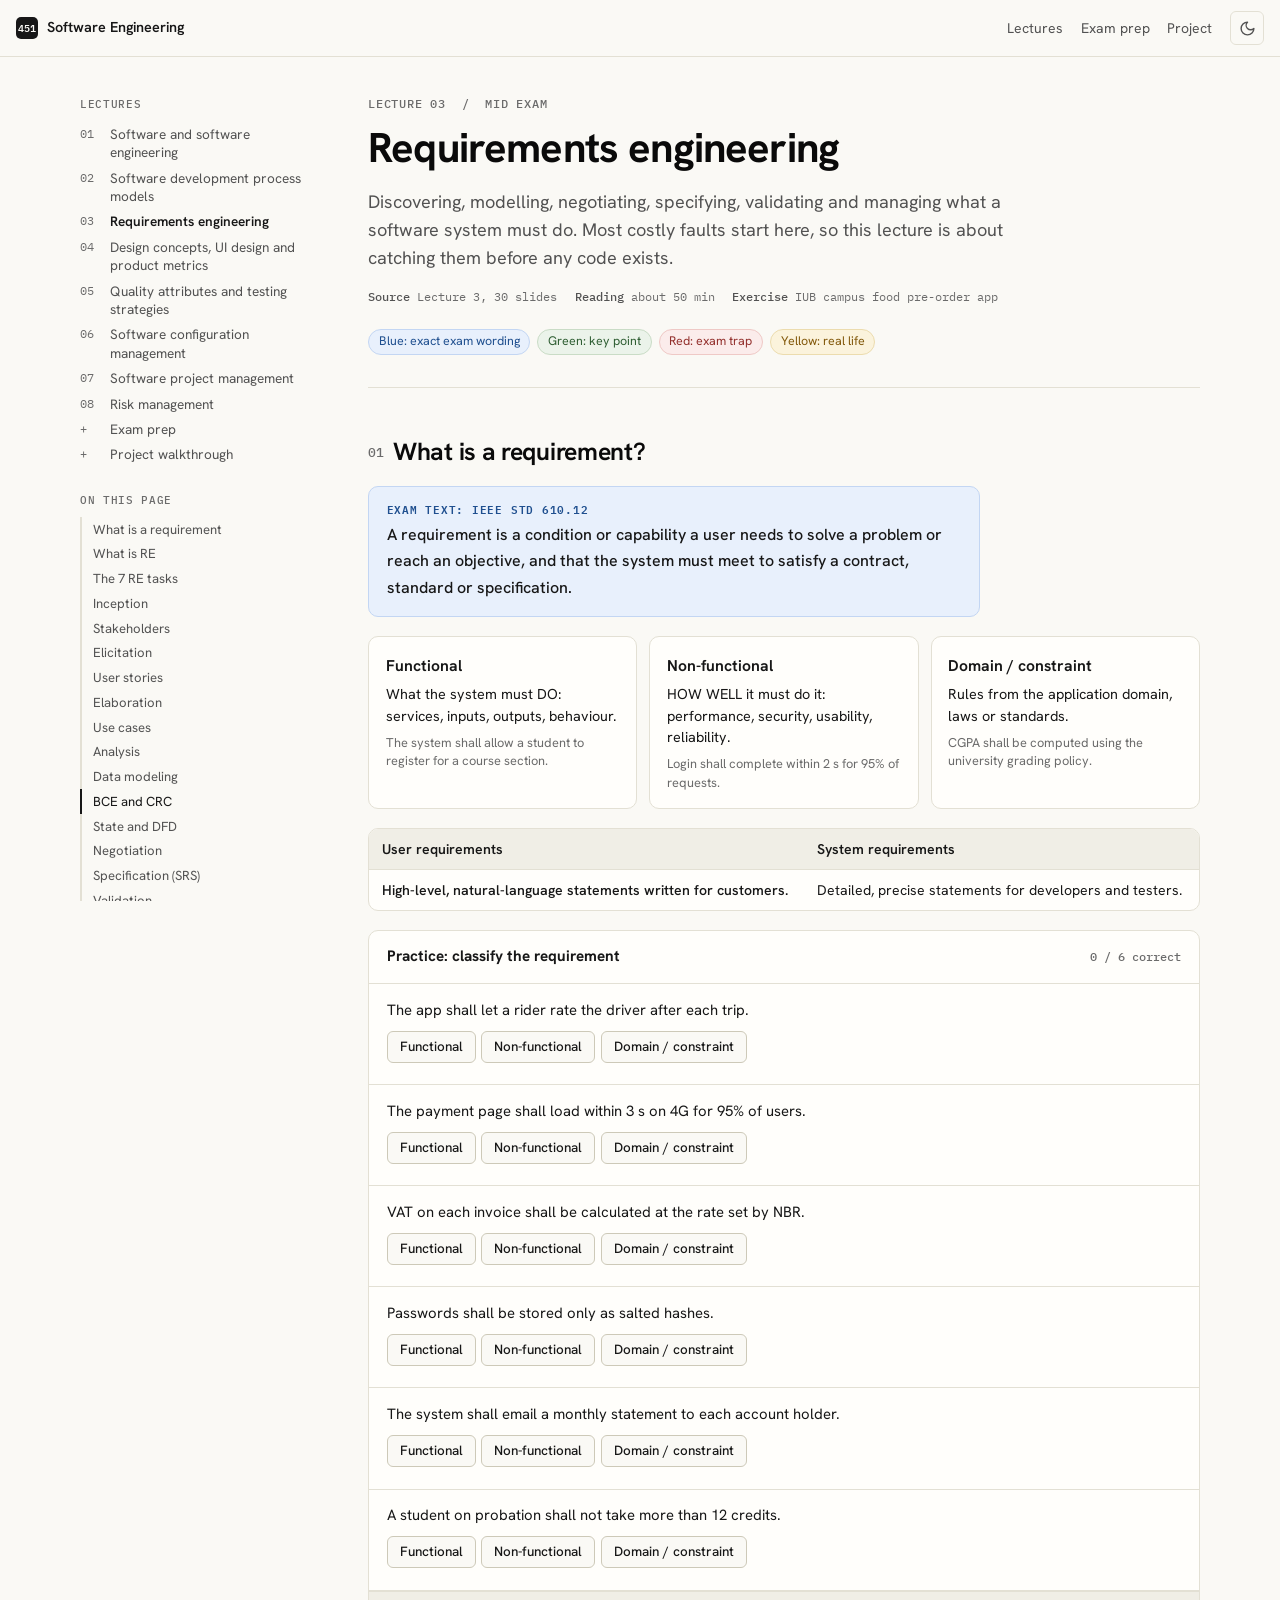
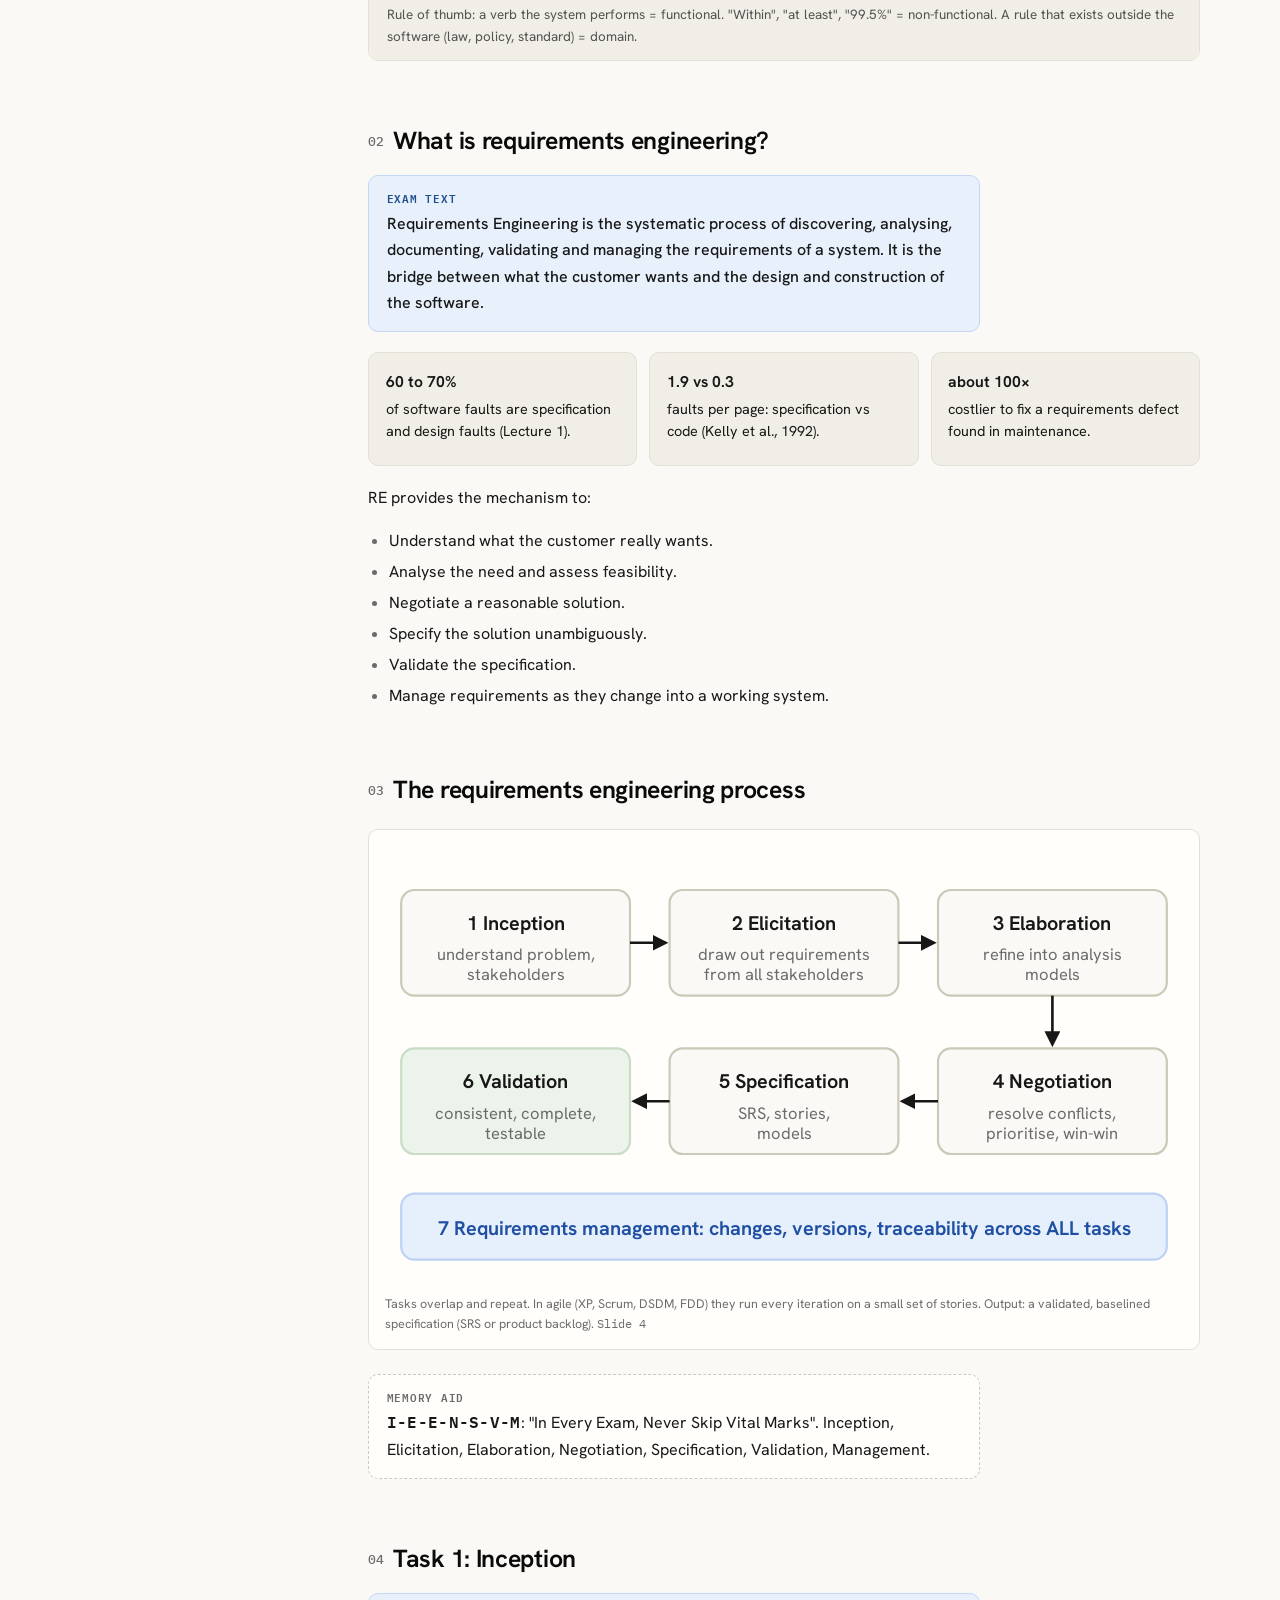
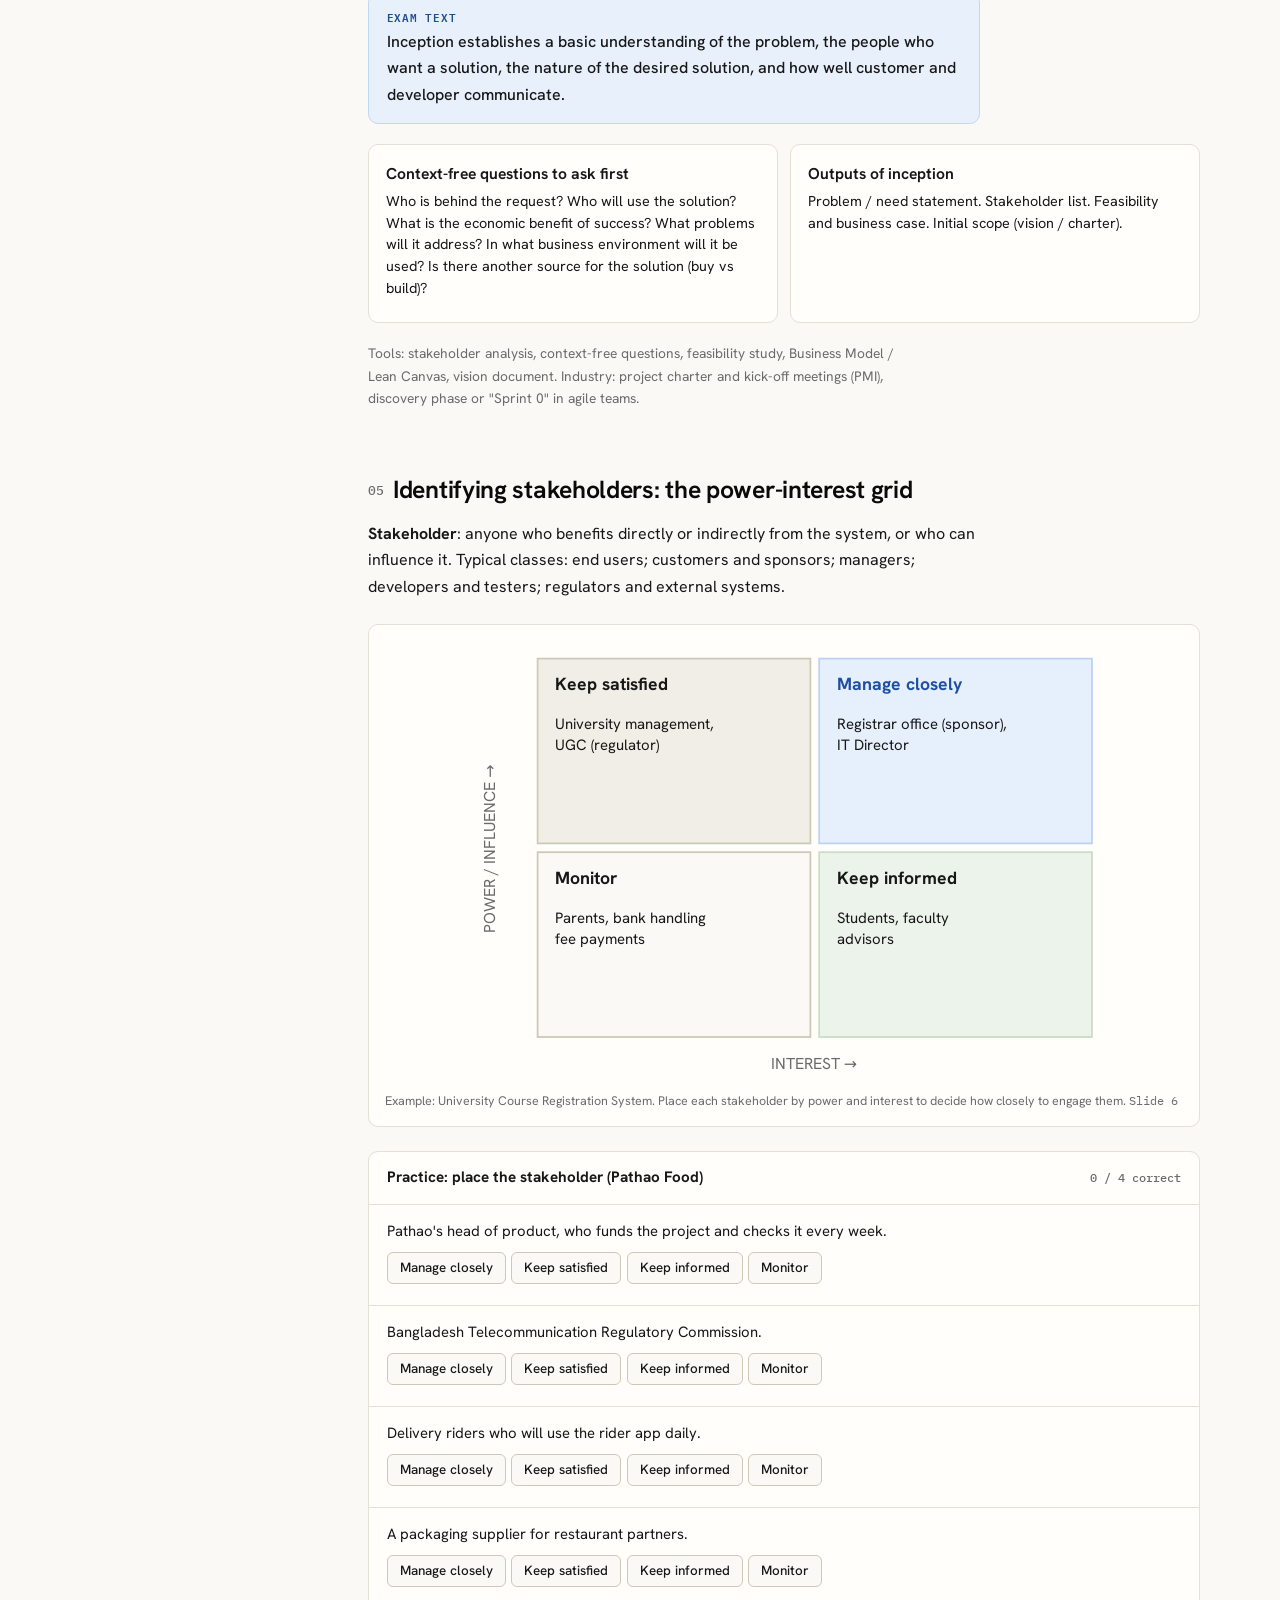
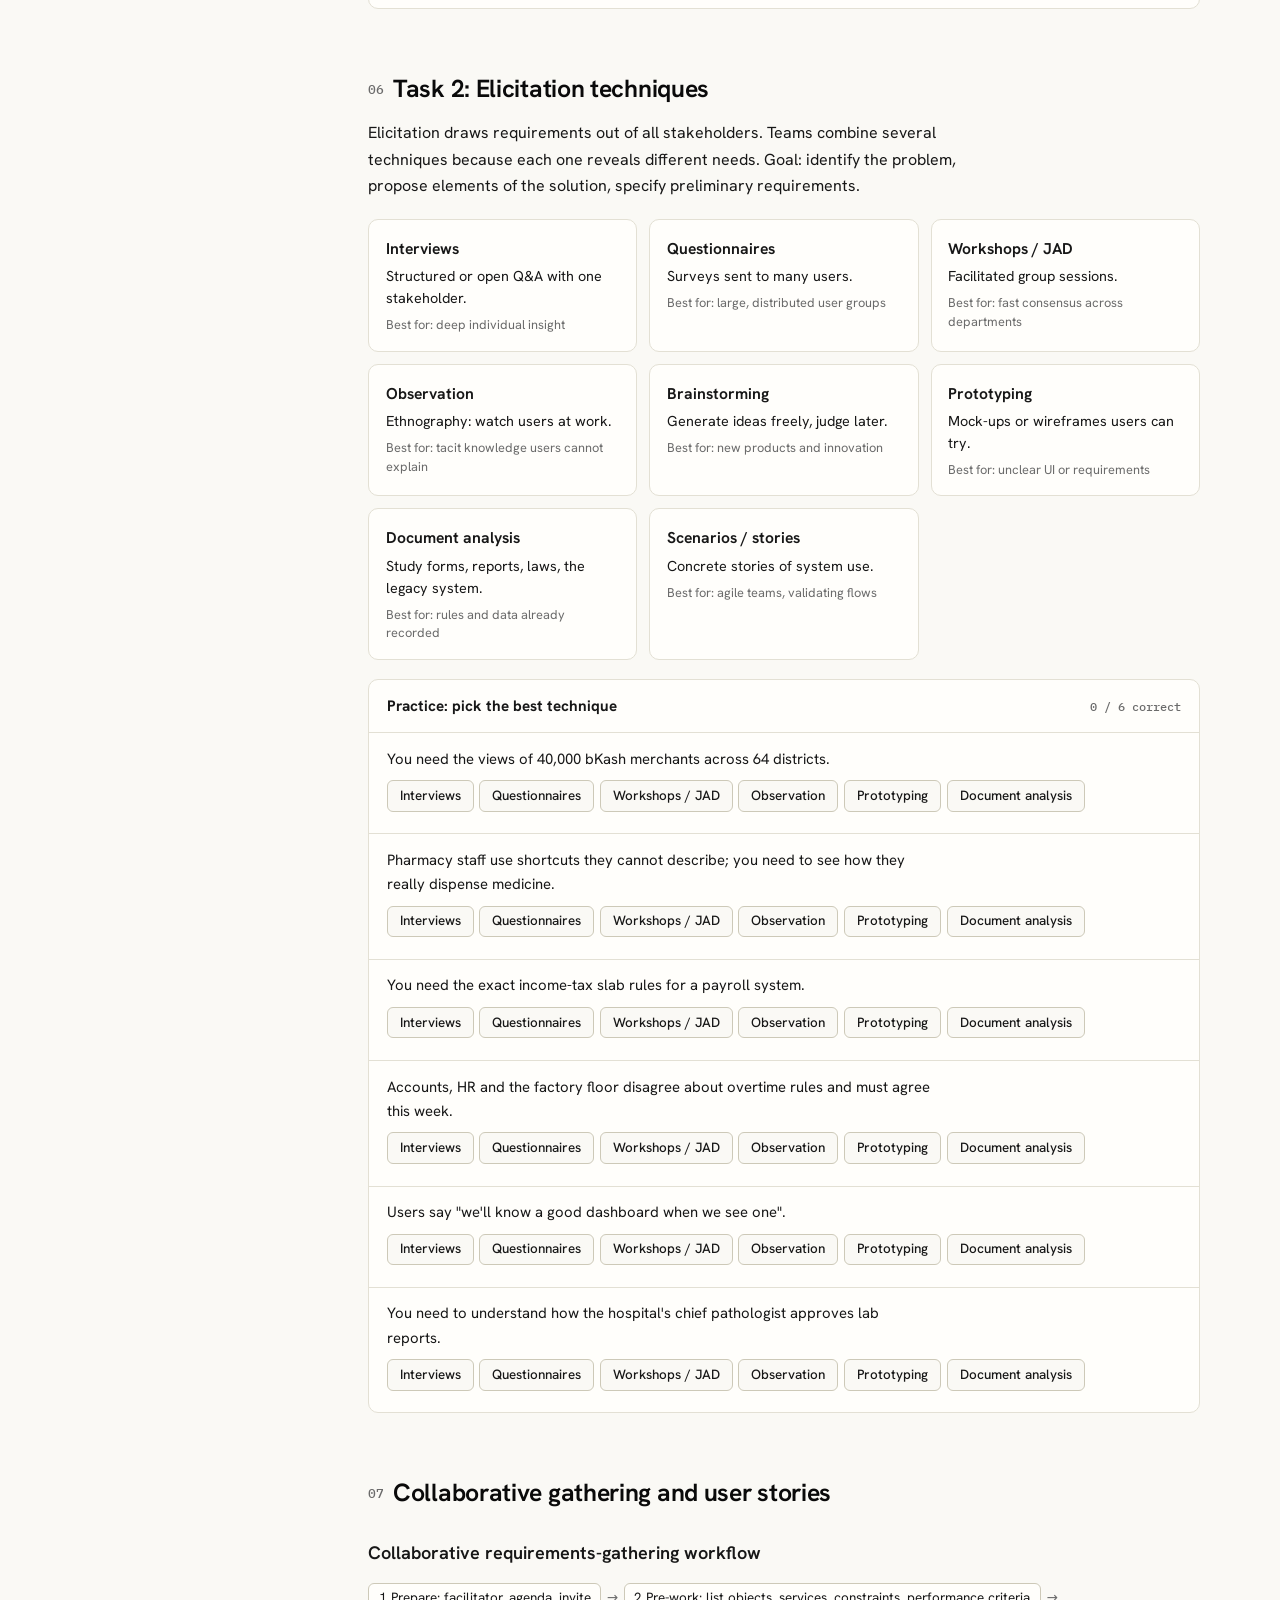
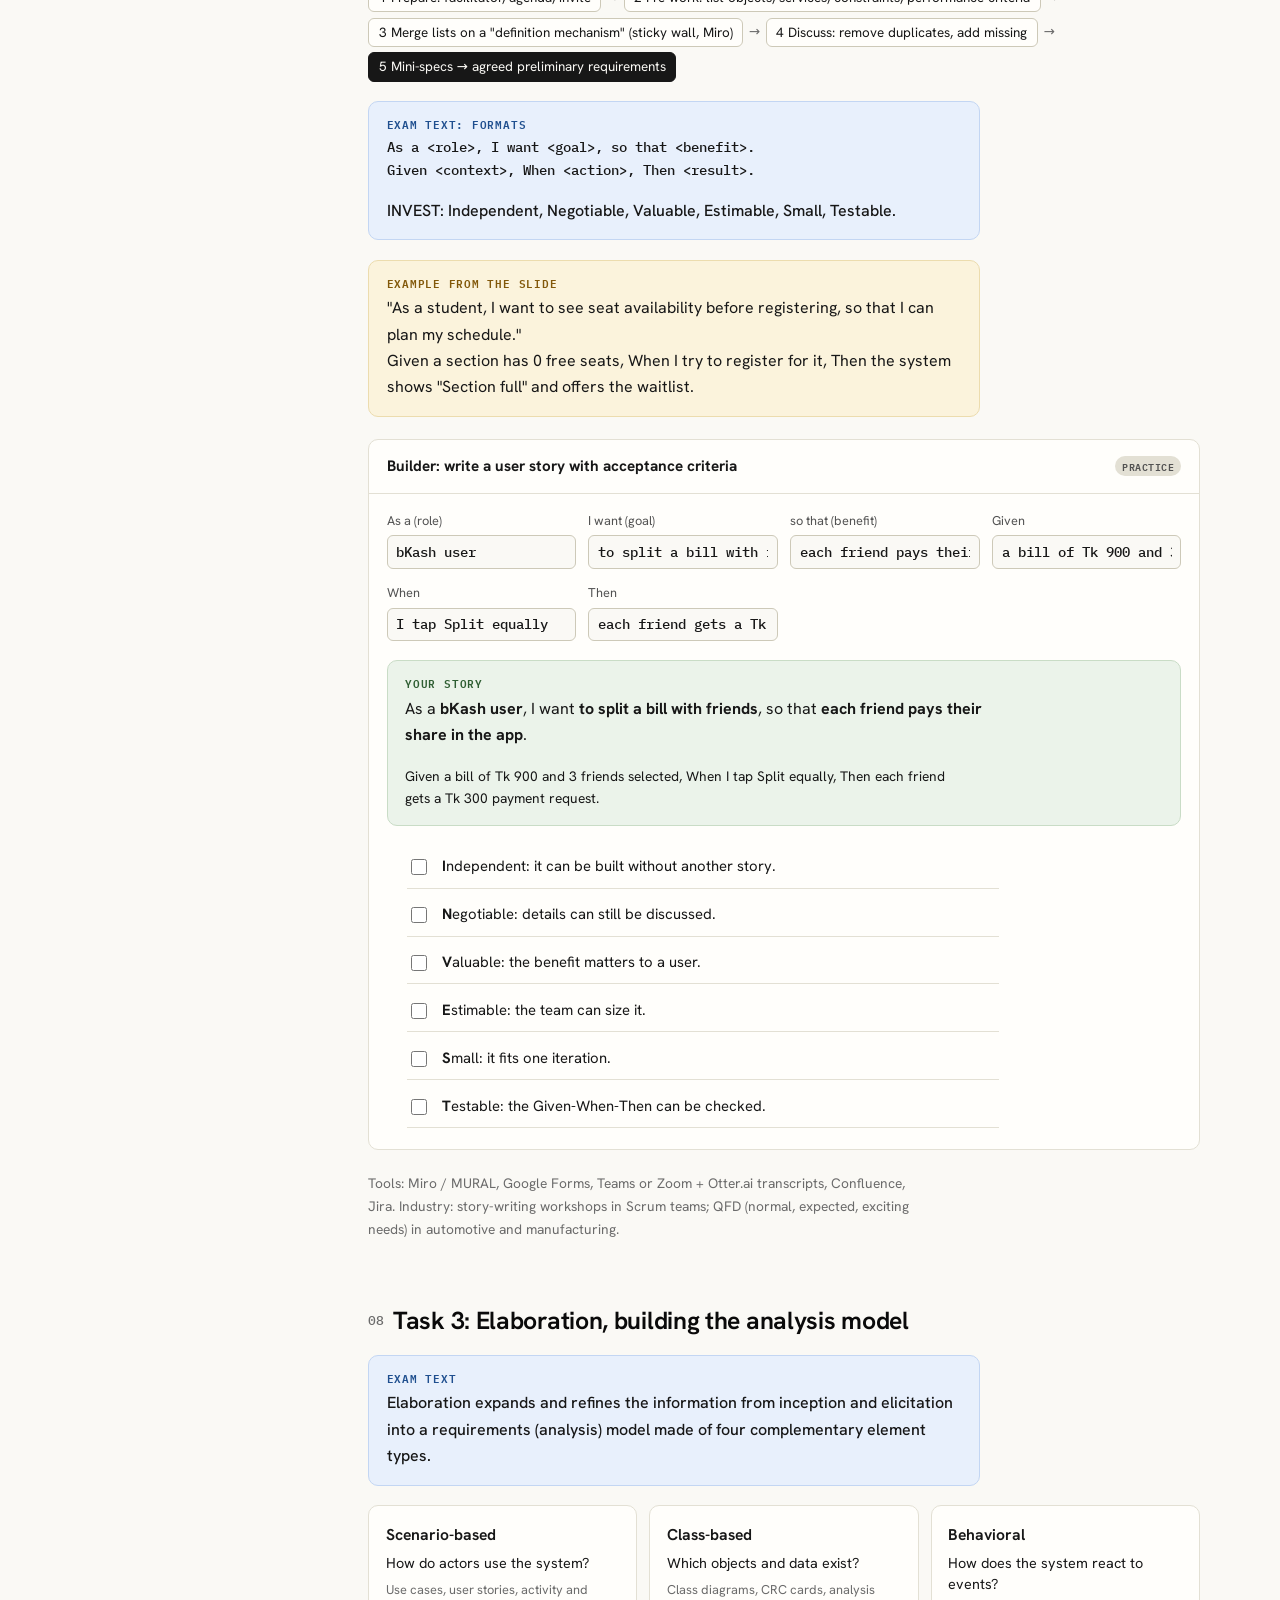
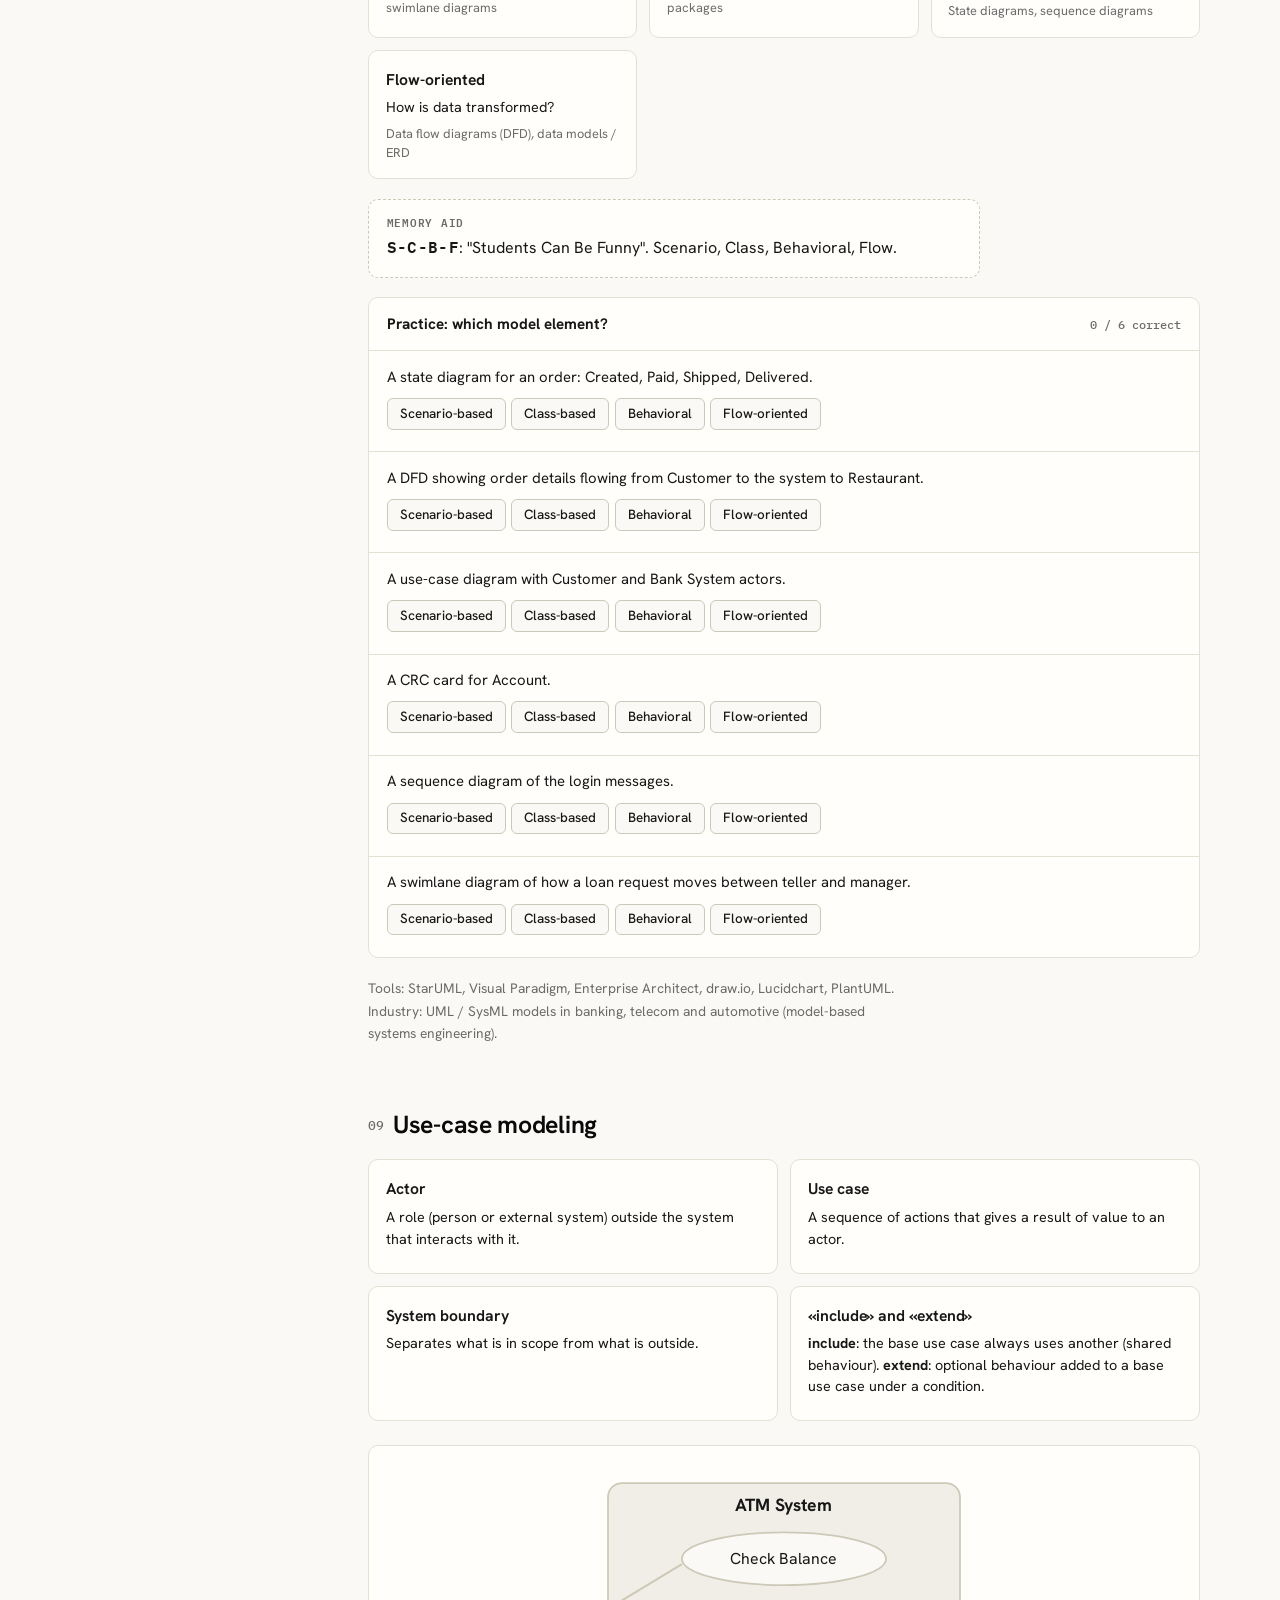
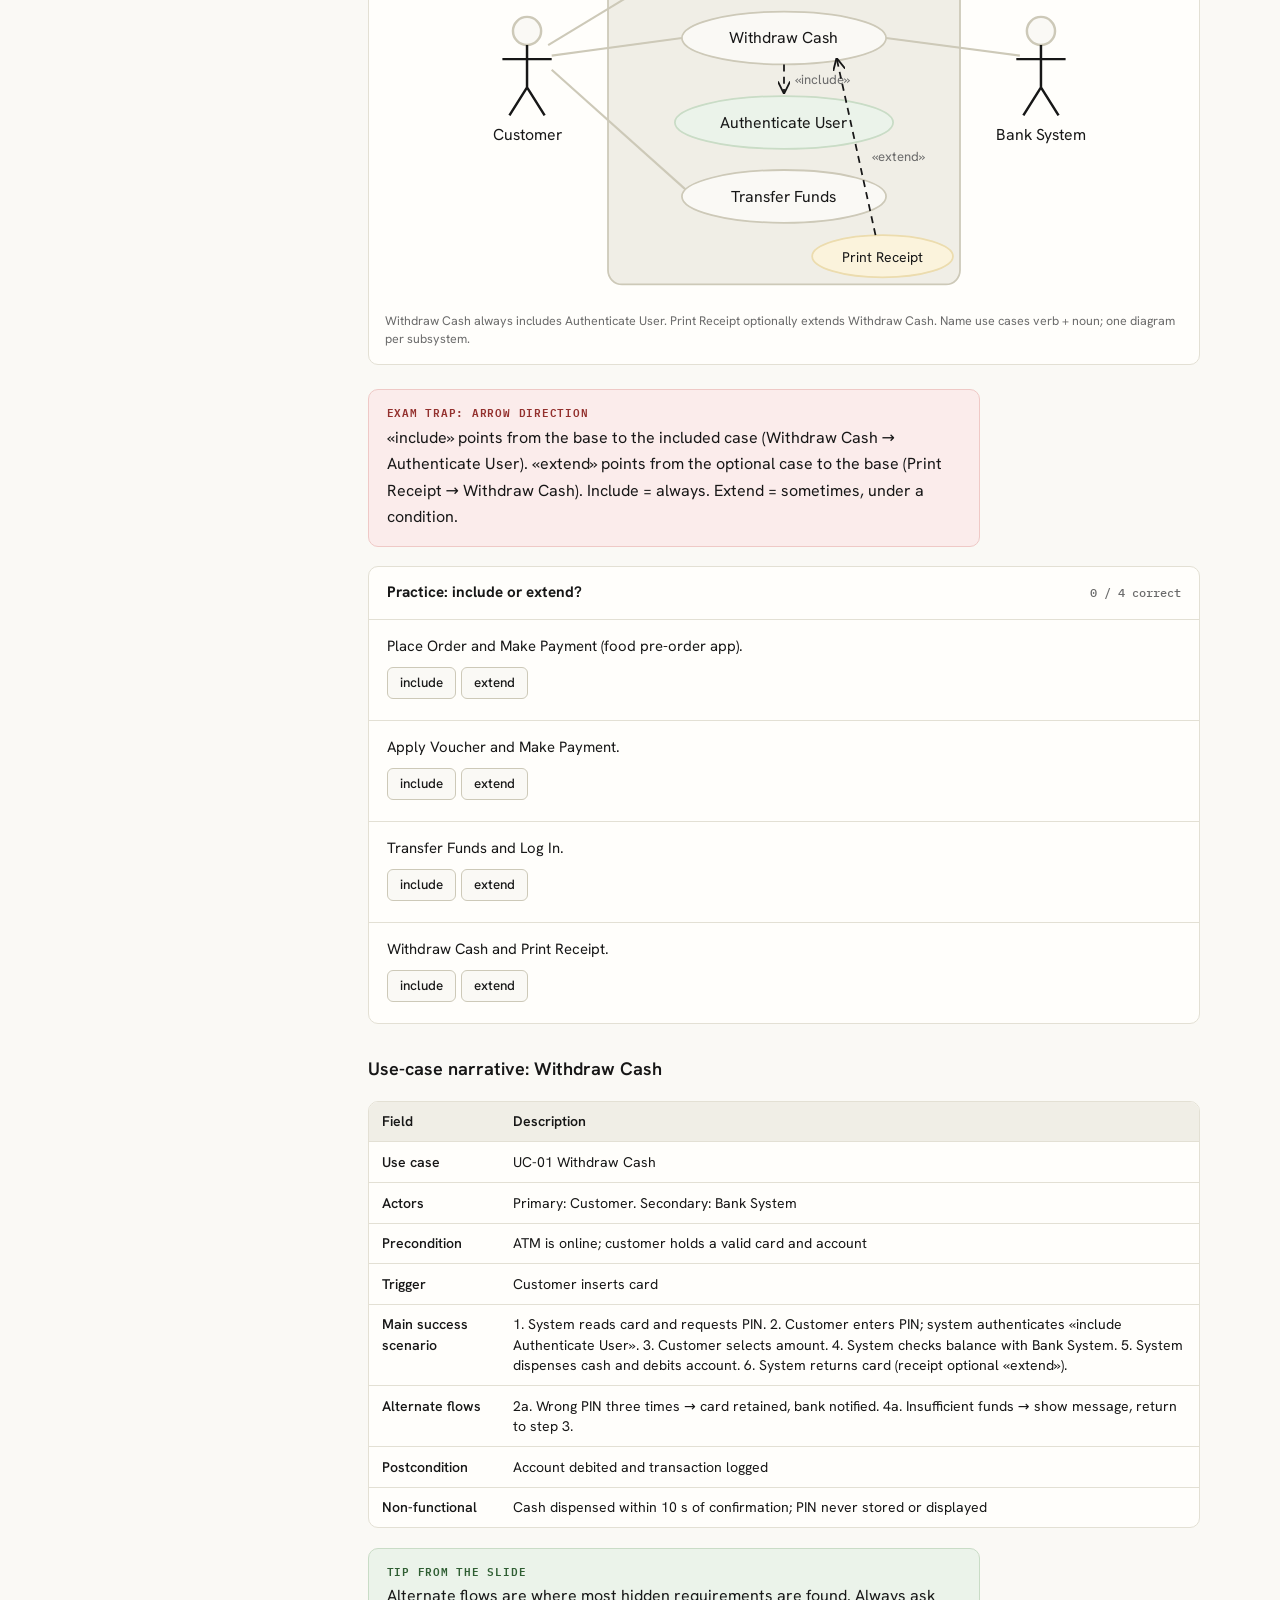
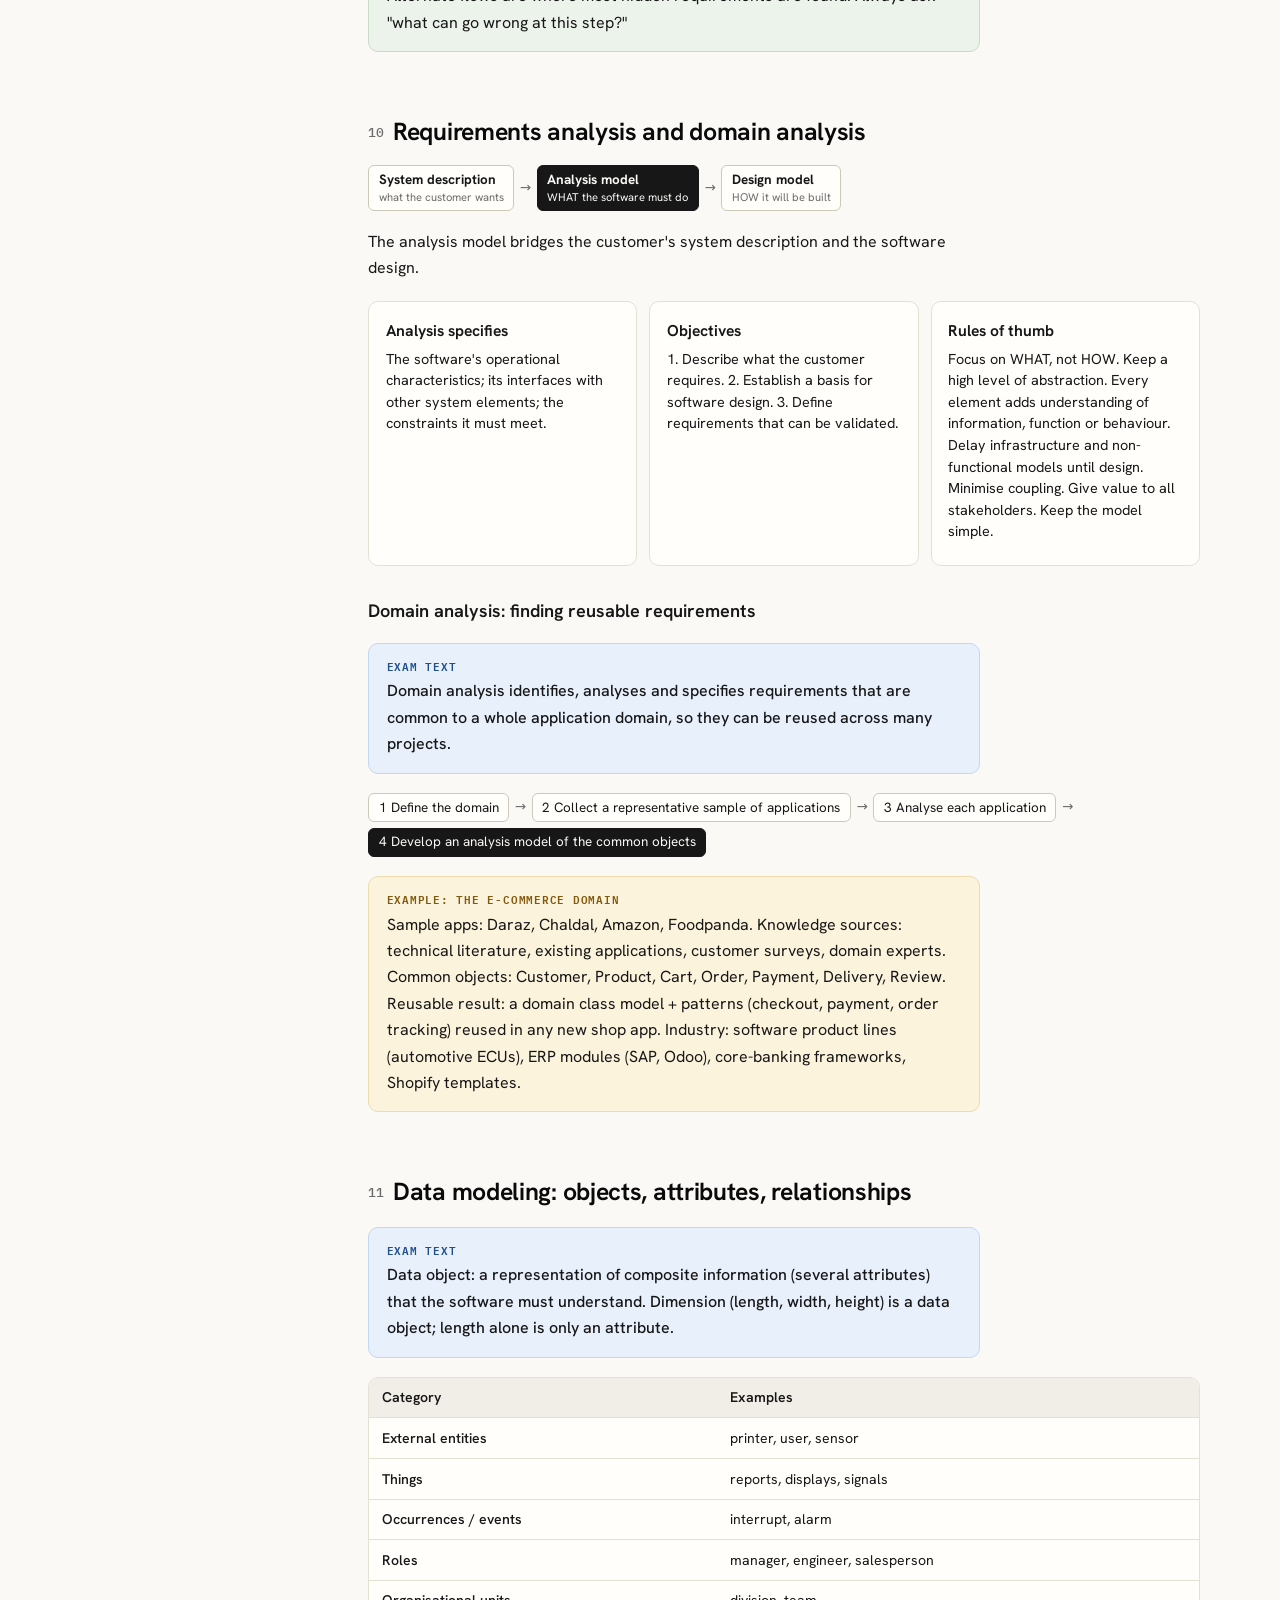
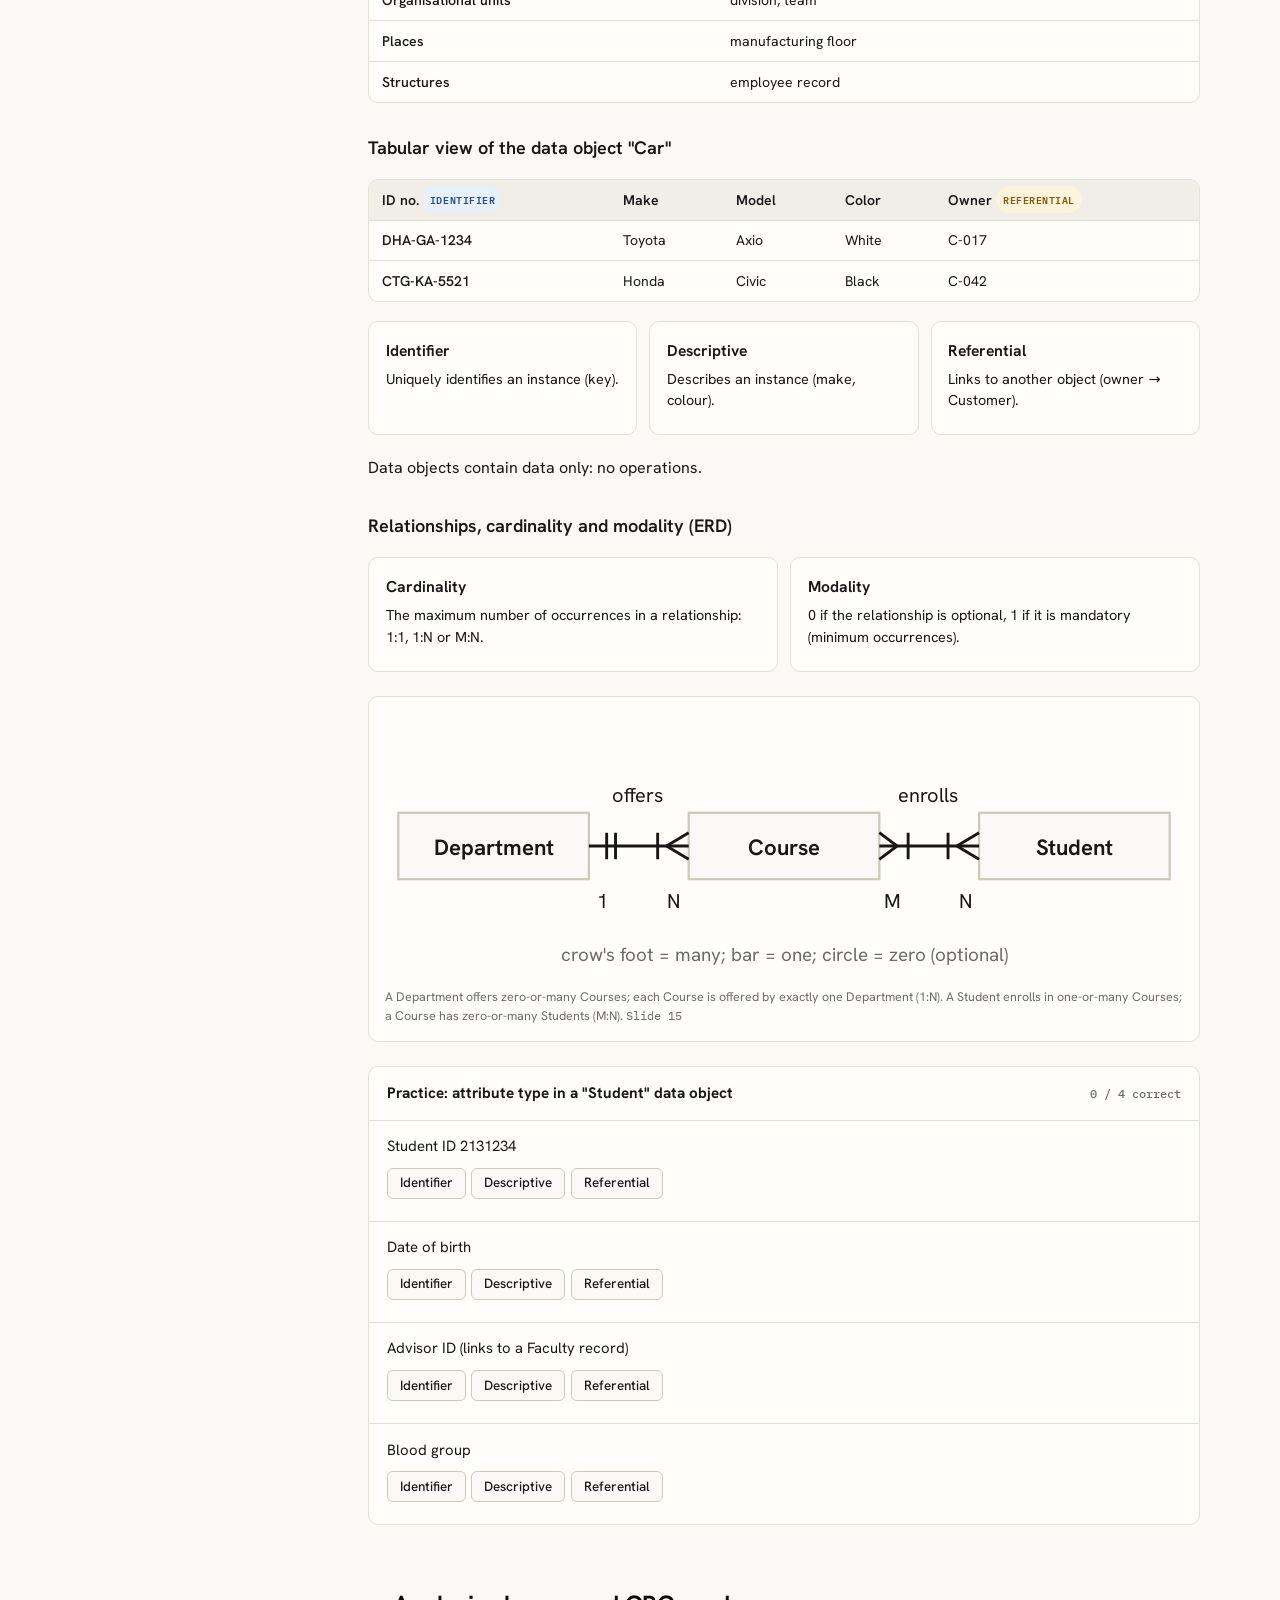
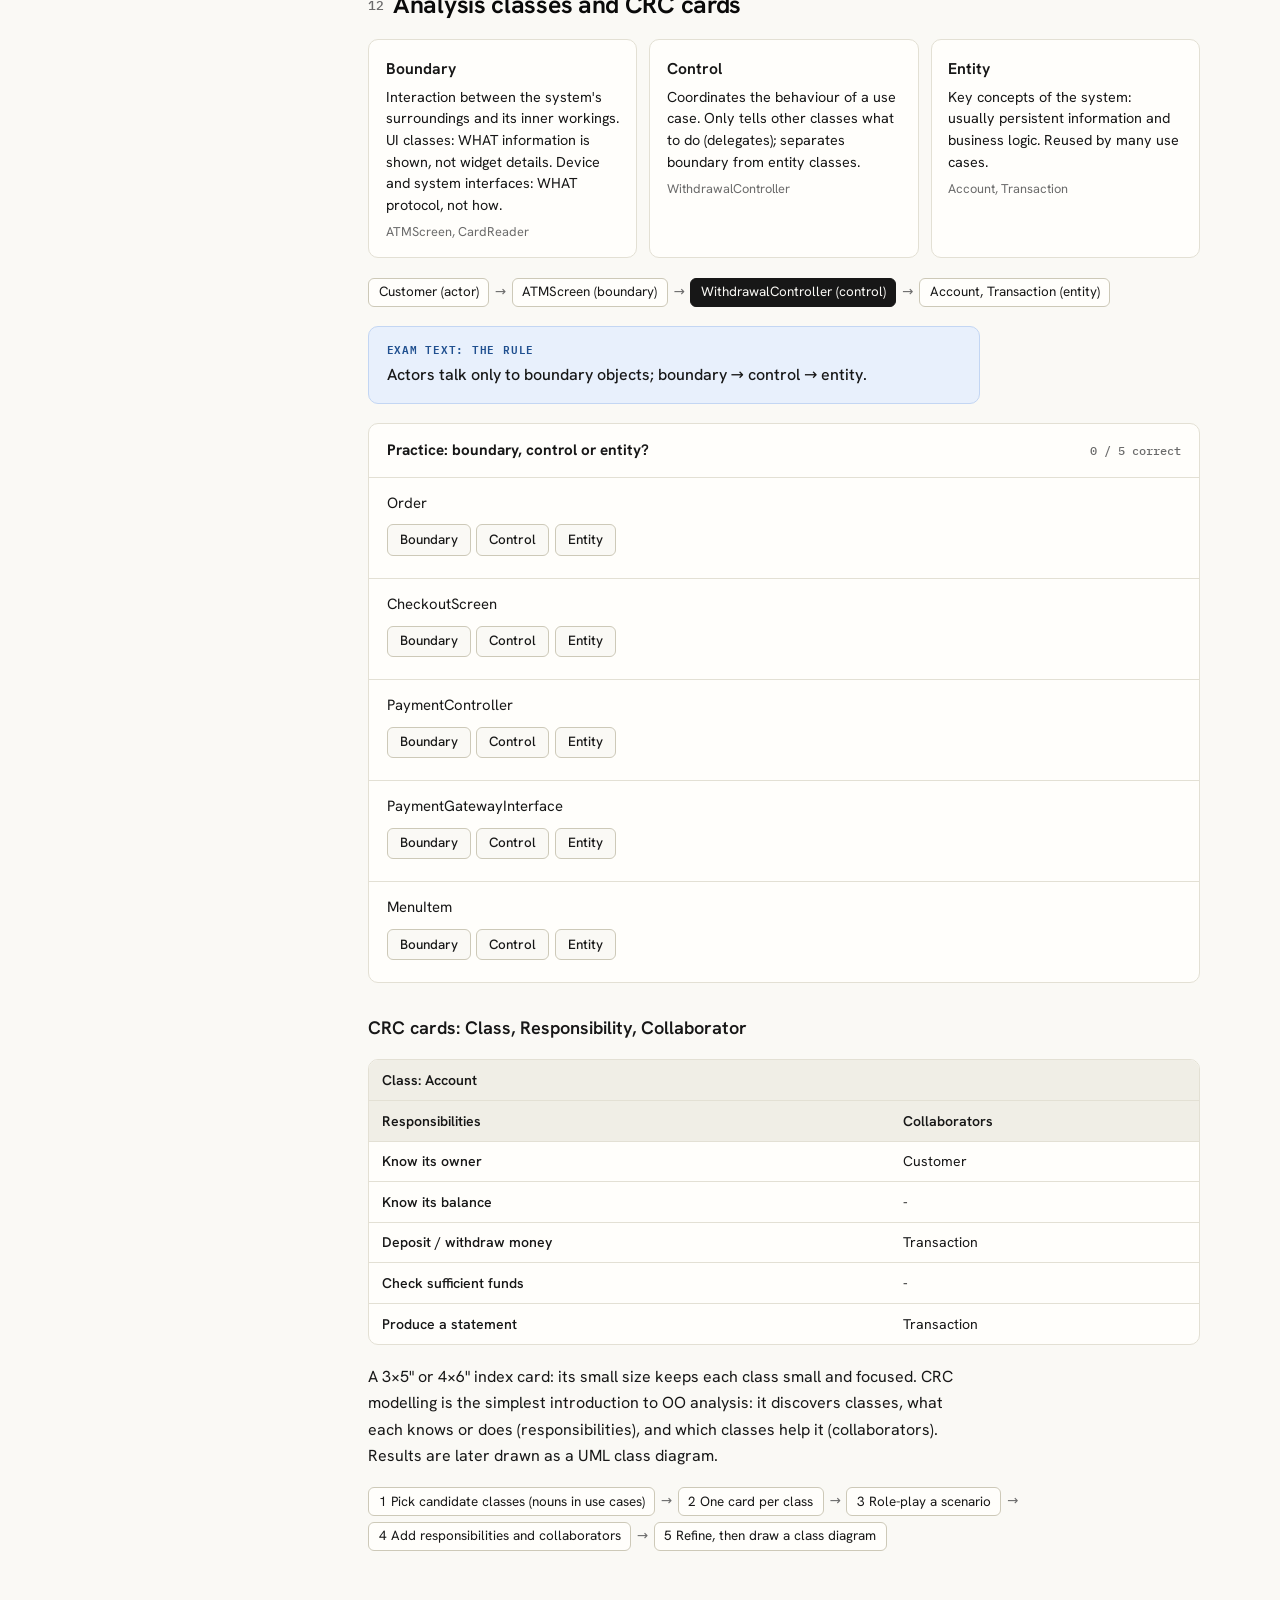
<file: lectures/03-requirements-engineering.html>
<!doctype html>
<html lang="en">
<head>
<meta charset="utf-8">
<meta name="viewport" content="width=device-width, initial-scale=1">
<title>Requirements Engineering</title>
<meta name="description" content="CSE451 Lecture 3: the seven RE tasks, stakeholders, elicitation, analysis models, SRS, validation, change control and baselines.">
<script>try{var t=localStorage.getItem('theme');if(t?t==='dark':matchMedia('(prefers-color-scheme: dark)').matches)document.documentElement.classList.add('dark')}catch(e){}</script>
<link rel="stylesheet" href="../assets/style.css">
</head>
<body data-root=".." data-slug="03-requirements-engineering">
<a class="skip" href="#main">Skip to content</a>
<header id="site-header"></header>
<div class="chips" id="chips"></div>
<main id="main">
<div class="lecture">
<nav class="rail" id="rail" aria-label="Lectures"></nav>
<article class="article">

<header class="lecture-head">
  <p class="eyebrow">Lecture 03 &nbsp;/&nbsp; Mid exam</p>
  <h1>Requirements engineering</h1>
  <p class="summary">Discovering, modelling, negotiating, specifying, validating and managing what a software system must do. Most costly faults start here, so this lecture is about catching them before any code exists.</p>
  <p class="meta"><span><b>Source</b> Lecture 3, 30 slides</span><span><b>Reading</b> about 50 min</span><span><b>Exercise</b> IUB campus food pre-order app</span></p>
  <div class="howto"><span class="h-exam">Blue: exact exam wording</span><span class="h-key">Green: key point</span><span class="h-trap">Red: exam trap</span><span class="h-real">Yellow: real life</span></div>
</header>

<div class="prose">

<section id="requirement">
<h2 data-short="What is a requirement"><span class="n">01</span>What is a requirement?</h2>
<div class="box exact"><span class="lbl">Exam text: IEEE Std 610.12</span><p>A requirement is a condition or capability a user needs to solve a problem or reach an objective, and that the system must meet to satisfy a contract, standard or specification.</p></div>
<div class="cards">
  <div class="c"><h4>Functional</h4><p>What the system must DO: services, inputs, outputs, behaviour.</p><span class="ex">The system shall allow a student to register for a course section.</span></div>
  <div class="c"><h4>Non-functional</h4><p>HOW WELL it must do it: performance, security, usability, reliability.</p><span class="ex">Login shall complete within 2 s for 95% of requests.</span></div>
  <div class="c"><h4>Domain / constraint</h4><p>Rules from the application domain, laws or standards.</p><span class="ex">CGPA shall be computed using the university grading policy.</span></div>
</div>
<div class="tscroll"><table>
<tr><th>User requirements</th><th>System requirements</th></tr>
<tr><td>High-level, natural-language statements written for customers.</td><td>Detailed, precise statements for developers and testers.</td></tr>
</table></div>
<div class="sorter" data-options="Functional|Non-functional|Domain / constraint">
  <div class="head"><strong>Practice: classify the requirement</strong><span class="score"></span></div>
  <div class="sort" data-a="Functional" data-why="It says what the system does: a service."><p class="item">The app shall let a rider rate the driver after each trip.</p></div>
  <div class="sort" data-a="Non-functional" data-why="It says how well: performance with a number."><p class="item">The payment page shall load within 3 s on 4G for 95% of users.</p></div>
  <div class="sort" data-a="Domain / constraint" data-why="It comes from a law or a standard in the domain."><p class="item">VAT on each invoice shall be calculated at the rate set by NBR.</p></div>
  <div class="sort" data-a="Non-functional" data-why="Security is a quality: how well the system protects data."><p class="item">Passwords shall be stored only as salted hashes.</p></div>
  <div class="sort" data-a="Functional" data-why="An output the system must produce."><p class="item">The system shall email a monthly statement to each account holder.</p></div>
  <div class="sort" data-a="Domain / constraint" data-why="A rule from the university's domain policy."><p class="item">A student on probation shall not take more than 12 credits.</p></div>
  <div class="rule">Rule of thumb: a verb the system performs = functional. "Within", "at least", "99.5%" = non-functional. A rule that exists outside the software (law, policy, standard) = domain.</div>
</div>
</section>

<section id="re">
<h2 data-short="What is RE"><span class="n">02</span>What is requirements engineering?</h2>
<div class="box exact"><span class="lbl">Exam text</span><p>Requirements Engineering is the systematic process of discovering, analysing, documenting, validating and managing the requirements of a system. It is the bridge between what the customer wants and the design and construction of the software.</p></div>
<div class="cards">
  <div class="c tint"><h4>60 to 70%</h4><p>of software faults are specification and design faults (Lecture 1).</p></div>
  <div class="c tint"><h4>1.9 vs 0.3</h4><p>faults per page: specification vs code (Kelly et al., 1992).</p></div>
  <div class="c tint"><h4>about 100&times;</h4><p>costlier to fix a requirements defect found in maintenance.</p></div>
</div>
<p>RE provides the mechanism to:</p>
<ul><li>Understand what the customer really wants.</li><li>Analyse the need and assess feasibility.</li><li>Negotiate a reasonable solution.</li><li>Specify the solution unambiguously.</li><li>Validate the specification.</li><li>Manage requirements as they change into a working system.</li></ul>
</section>

<section id="process">
<h2 data-short="The 7 RE tasks"><span class="n">03</span>The requirements engineering process</h2>
<figure class="fig">
<svg viewBox="0 0 360 200" role="img" aria-label="Six RE tasks in order, with requirements management underneath all of them">
  <defs><marker id="r1" viewBox="0 0 10 10" refX="8" refY="5" markerWidth="6" markerHeight="6" orient="auto"><path d="M0,0 L10,5 L0,10 z" class="f-ink"/></marker></defs>
  <g font-size="9" text-anchor="middle">
    <rect x="6" y="20" width="104" height="48" rx="6" class="f-box"/><text x="58" y="38" font-weight="650">1 Inception</text><text x="58" y="52" font-size="7.5" class="t-muted">understand problem,</text><text x="58" y="61" font-size="7.5" class="t-muted">stakeholders</text>
    <rect x="128" y="20" width="104" height="48" rx="6" class="f-box"/><text x="180" y="38" font-weight="650">2 Elicitation</text><text x="180" y="52" font-size="7.5" class="t-muted">draw out requirements</text><text x="180" y="61" font-size="7.5" class="t-muted">from all stakeholders</text>
    <rect x="250" y="20" width="104" height="48" rx="6" class="f-box"/><text x="302" y="38" font-weight="650">3 Elaboration</text><text x="302" y="52" font-size="7.5" class="t-muted">refine into analysis</text><text x="302" y="61" font-size="7.5" class="t-muted">models</text>
    <rect x="250" y="92" width="104" height="48" rx="6" class="f-box"/><text x="302" y="110" font-weight="650">4 Negotiation</text><text x="302" y="124" font-size="7.5" class="t-muted">resolve conflicts,</text><text x="302" y="133" font-size="7.5" class="t-muted">prioritise, win-win</text>
    <rect x="128" y="92" width="104" height="48" rx="6" class="f-box"/><text x="180" y="110" font-weight="650">5 Specification</text><text x="180" y="124" font-size="7.5" class="t-muted">SRS, stories,</text><text x="180" y="133" font-size="7.5" class="t-muted">models</text>
    <rect x="6" y="92" width="104" height="48" rx="6" class="f-key"/><text x="58" y="110" font-weight="650">6 Validation</text><text x="58" y="124" font-size="7.5" class="t-muted">consistent, complete,</text><text x="58" y="133" font-size="7.5" class="t-muted">testable</text>
    <rect x="6" y="158" width="348" height="30" rx="6" class="f-acc-t"/><text x="180" y="177" font-weight="650" class="t-acc">7 Requirements management: changes, versions, traceability across ALL tasks</text>
  </g>
  <g class="s-ink" stroke-width="1.2" marker-end="url(#r1)"><path d="M110,44 H126"/><path d="M232,44 H248"/><path d="M302,68 V90"/><path d="M250,116 H234"/><path d="M128,116 H112"/></g>
</svg>
<figcaption>Tasks overlap and repeat. In agile (XP, Scrum, DSDM, FDD) they run every iteration on a small set of stories. Output: a validated, baselined specification (SRS or product backlog). <span class="src">Slide 4</span></figcaption>
</figure>
<div class="box mem"><span class="lbl">Memory aid</span><p><strong>I-E-E-N-S-V-M</strong>: "In Every Exam, Never Skip Vital Marks". Inception, Elicitation, Elaboration, Negotiation, Specification, Validation, Management.</p></div>
</section>

<section id="inception">
<h2 data-short="Inception"><span class="n">04</span>Task 1: Inception</h2>
<div class="box exact"><span class="lbl">Exam text</span><p>Inception establishes a basic understanding of the problem, the people who want a solution, the nature of the desired solution, and how well customer and developer communicate.</p></div>
<div class="cards two">
  <div class="c"><h4>Context-free questions to ask first</h4><p>Who is behind the request? Who will use the solution? What is the economic benefit of success? What problems will it address? In what business environment will it be used? Is there another source for the solution (buy vs build)?</p></div>
  <div class="c"><h4>Outputs of inception</h4><p>Problem / need statement. Stakeholder list. Feasibility and business case. Initial scope (vision / charter).</p></div>
</div>
<p class="small muted">Tools: stakeholder analysis, context-free questions, feasibility study, Business Model / Lean Canvas, vision document. Industry: project charter and kick-off meetings (PMI), discovery phase or "Sprint 0" in agile teams.</p>
</section>

<section id="stakeholders">
<h2 data-short="Stakeholders"><span class="n">05</span>Identifying stakeholders: the power-interest grid</h2>
<p><strong>Stakeholder</strong>: anyone who benefits directly or indirectly from the system, or who can influence it. Typical classes: end users; customers and sponsors; managers; developers and testers; regulators and external systems.</p>
<figure class="fig">
<svg viewBox="0 0 360 250" role="img" aria-label="Power interest grid with four quadrants for the university course registration system">
  <rect x="40" y="10" width="155" height="105" class="f-sunk"/><rect x="200" y="10" width="155" height="105" class="f-acc-t"/>
  <rect x="40" y="120" width="155" height="105" class="f-box"/><rect x="200" y="120" width="155" height="105" class="f-key"/>
  <g font-size="10" font-weight="700"><text x="50" y="28">Keep satisfied</text><text x="210" y="28" class="t-acc">Manage closely</text><text x="50" y="138">Monitor</text><text x="210" y="138">Keep informed</text></g>
  <g font-size="8.5"><text x="50" y="50">University management,</text><text x="50" y="62">UGC (regulator)</text>
  <text x="210" y="50">Registrar office (sponsor),</text><text x="210" y="62">IT Director</text>
  <text x="50" y="160">Parents, bank handling</text><text x="50" y="172">fee payments</text>
  <text x="210" y="160">Students, faculty</text><text x="210" y="172">advisors</text></g>
  <text x="197" y="243" font-size="9" class="t-muted" text-anchor="middle">INTEREST &rarr;</text>
  <text x="16" y="118" font-size="9" class="t-muted" text-anchor="middle" transform="rotate(-90 16 118)">POWER / INFLUENCE &rarr;</text>
</svg>
<figcaption>Example: University Course Registration System. Place each stakeholder by power and interest to decide how closely to engage them. <span class="src">Slide 6</span></figcaption>
</figure>
<div class="sorter" data-options="Manage closely|Keep satisfied|Keep informed|Monitor">
  <div class="head"><strong>Practice: place the stakeholder (Pathao Food)</strong><span class="score"></span></div>
  <div class="sort" data-a="Manage closely" data-why="High power (pays, decides) and high interest."><p class="item">Pathao's head of product, who funds the project and checks it every week.</p></div>
  <div class="sort" data-a="Keep satisfied" data-why="High power (can block launch) but low day-to-day interest."><p class="item">Bangladesh Telecommunication Regulatory Commission.</p></div>
  <div class="sort" data-a="Keep informed" data-why="Very interested, but little power over the project."><p class="item">Delivery riders who will use the rider app daily.</p></div>
  <div class="sort" data-a="Monitor" data-why="Low power and low interest."><p class="item">A packaging supplier for restaurant partners.</p></div>
</div>
</section>

<section id="elicitation">
<h2 data-short="Elicitation"><span class="n">06</span>Task 2: Elicitation techniques</h2>
<p>Elicitation draws requirements out of all stakeholders. Teams combine several techniques because each one reveals different needs. Goal: identify the problem, propose elements of the solution, specify preliminary requirements.</p>
<div class="cards">
  <div class="c"><h4>Interviews</h4><p>Structured or open Q&amp;A with one stakeholder.</p><span class="ex">Best for: deep individual insight</span></div>
  <div class="c"><h4>Questionnaires</h4><p>Surveys sent to many users.</p><span class="ex">Best for: large, distributed user groups</span></div>
  <div class="c"><h4>Workshops / JAD</h4><p>Facilitated group sessions.</p><span class="ex">Best for: fast consensus across departments</span></div>
  <div class="c"><h4>Observation</h4><p>Ethnography: watch users at work.</p><span class="ex">Best for: tacit knowledge users cannot explain</span></div>
  <div class="c"><h4>Brainstorming</h4><p>Generate ideas freely, judge later.</p><span class="ex">Best for: new products and innovation</span></div>
  <div class="c"><h4>Prototyping</h4><p>Mock-ups or wireframes users can try.</p><span class="ex">Best for: unclear UI or requirements</span></div>
  <div class="c"><h4>Document analysis</h4><p>Study forms, reports, laws, the legacy system.</p><span class="ex">Best for: rules and data already recorded</span></div>
  <div class="c"><h4>Scenarios / stories</h4><p>Concrete stories of system use.</p><span class="ex">Best for: agile teams, validating flows</span></div>
</div>
<div class="sorter" data-options="Interviews|Questionnaires|Workshops / JAD|Observation|Prototyping|Document analysis">
  <div class="head"><strong>Practice: pick the best technique</strong><span class="score"></span></div>
  <div class="sort" data-a="Questionnaires" data-why="Many distributed users: a survey reaches them all."><p class="item">You need the views of 40,000 bKash merchants across 64 districts.</p></div>
  <div class="sort" data-a="Observation" data-why="Tacit knowledge: people cannot explain what they do by habit."><p class="item">Pharmacy staff use shortcuts they cannot describe; you need to see how they really dispense medicine.</p></div>
  <div class="sort" data-a="Document analysis" data-why="The rules already exist in documents."><p class="item">You need the exact income-tax slab rules for a payroll system.</p></div>
  <div class="sort" data-a="Workshops / JAD" data-why="Several departments must agree quickly."><p class="item">Accounts, HR and the factory floor disagree about overtime rules and must agree this week.</p></div>
  <div class="sort" data-a="Prototyping" data-why="Users cannot describe the UI until they see it."><p class="item">Users say "we'll know a good dashboard when we see one".</p></div>
  <div class="sort" data-a="Interviews" data-why="Deep insight from one key person."><p class="item">You need to understand how the hospital's chief pathologist approves lab reports.</p></div>
</div>
</section>

<section id="stories">
<h2 data-short="User stories"><span class="n">07</span>Collaborative gathering and user stories</h2>
<h3>Collaborative requirements-gathering workflow</h3>
<div class="flow"><span>1 Prepare: facilitator, agenda, invite</span><i>&rarr;</i><span>2 Pre-work: list objects, services, constraints, performance criteria</span><i>&rarr;</i><span>3 Merge lists on a "definition mechanism" (sticky wall, Miro)</span><i>&rarr;</i><span>4 Discuss: remove duplicates, add missing</span><i>&rarr;</i><span class="hl">5 Mini-specs &rarr; agreed preliminary requirements</span></div>
<div class="box exact"><span class="lbl">Exam text: formats</span><p class="mono small">As a &lt;role&gt;, I want &lt;goal&gt;, so that &lt;benefit&gt;.<br>Given &lt;context&gt;, When &lt;action&gt;, Then &lt;result&gt;.</p><p>INVEST: Independent, Negotiable, Valuable, Estimable, Small, Testable.</p></div>
<div class="box real"><span class="lbl">Example from the slide</span><p>"As a student, I want to see seat availability before registering, so that I can plan my schedule."<br>Given a section has 0 free seats, When I try to register for it, Then the system shows "Section full" and offers the waitlist.</p></div>
<div class="calc" id="story">
  <div class="head"><strong>Builder: write a user story with acceptance criteria</strong><span class="tag">Practice</span></div>
  <div class="body">
    <div class="fields">
      <label class="field">As a (role)<input type="text" id="us-r" value="bKash user"></label>
      <label class="field">I want (goal)<input type="text" id="us-g" value="to split a bill with friends"></label>
      <label class="field">so that (benefit)<input type="text" id="us-b" value="each friend pays their share in the app"></label>
      <label class="field">Given<input type="text" id="us-gi" value="a bill of Tk 900 and 3 friends selected"></label>
      <label class="field">When<input type="text" id="us-w" value="I tap Split equally"></label>
      <label class="field">Then<input type="text" id="us-t" value="each friend gets a Tk 300 payment request"></label>
    </div>
    <div class="box key" style="max-width:none" id="us-out"></div>
    <ul class="checklist" data-key="invest"><li><b>I</b>ndependent: it can be built without another story.</li><li><b>N</b>egotiable: details can still be discussed.</li><li><b>V</b>aluable: the benefit matters to a user.</li><li><b>E</b>stimable: the team can size it.</li><li><b>S</b>mall: it fits one iteration.</li><li><b>T</b>estable: the Given-When-Then can be checked.</li></ul>
  </div>
</div>
<p class="small muted">Tools: Miro / MURAL, Google Forms, Teams or Zoom + Otter.ai transcripts, Confluence, Jira. Industry: story-writing workshops in Scrum teams; QFD (normal, expected, exciting needs) in automotive and manufacturing.</p>
</section>

<section id="elaboration">
<h2 data-short="Elaboration"><span class="n">08</span>Task 3: Elaboration, building the analysis model</h2>
<div class="box exact"><span class="lbl">Exam text</span><p>Elaboration expands and refines the information from inception and elicitation into a requirements (analysis) model made of four complementary element types.</p></div>
<div class="cards">
  <div class="c"><h4>Scenario-based</h4><p>How do actors use the system?</p><span class="ex">Use cases, user stories, activity and swimlane diagrams</span></div>
  <div class="c"><h4>Class-based</h4><p>Which objects and data exist?</p><span class="ex">Class diagrams, CRC cards, analysis packages</span></div>
  <div class="c"><h4>Behavioral</h4><p>How does the system react to events?</p><span class="ex">State diagrams, sequence diagrams</span></div>
  <div class="c"><h4>Flow-oriented</h4><p>How is data transformed?</p><span class="ex">Data flow diagrams (DFD), data models / ERD</span></div>
</div>
<div class="box mem"><span class="lbl">Memory aid</span><p><strong>S-C-B-F</strong>: "Students Can Be Funny". Scenario, Class, Behavioral, Flow.</p></div>
<div class="sorter" data-options="Scenario-based|Class-based|Behavioral|Flow-oriented">
  <div class="head"><strong>Practice: which model element?</strong><span class="score"></span></div>
  <div class="sort" data-a="Behavioral" data-why="A state diagram shows how an object reacts to events."><p class="item">A state diagram for an order: Created, Paid, Shipped, Delivered.</p></div>
  <div class="sort" data-a="Flow-oriented" data-why="A DFD shows how data is transformed."><p class="item">A DFD showing order details flowing from Customer to the system to Restaurant.</p></div>
  <div class="sort" data-a="Scenario-based" data-why="Use cases show how actors use the system."><p class="item">A use-case diagram with Customer and Bank System actors.</p></div>
  <div class="sort" data-a="Class-based" data-why="CRC cards find classes and responsibilities."><p class="item">A CRC card for Account.</p></div>
  <div class="sort" data-a="Behavioral" data-why="Sequence diagrams show message order in reaction to an event."><p class="item">A sequence diagram of the login messages.</p></div>
  <div class="sort" data-a="Scenario-based" data-why="Swimlane activity diagrams are scenario-based."><p class="item">A swimlane diagram of how a loan request moves between teller and manager.</p></div>
</div>
<p class="small muted">Tools: StarUML, Visual Paradigm, Enterprise Architect, draw.io, Lucidchart, PlantUML. Industry: UML / SysML models in banking, telecom and automotive (model-based systems engineering).</p>
</section>

<section id="usecase">
<h2 data-short="Use cases"><span class="n">09</span>Use-case modeling</h2>
<div class="cards two">
  <div class="c"><h4>Actor</h4><p>A role (person or external system) outside the system that interacts with it.</p></div>
  <div class="c"><h4>Use case</h4><p>A sequence of actions that gives a result of value to an actor.</p></div>
  <div class="c"><h4>System boundary</h4><p>Separates what is in scope from what is outside.</p></div>
  <div class="c"><h4>&laquo;include&raquo; and &laquo;extend&raquo;</h4><p><b>include</b>: the base use case always uses another (shared behaviour). <b>extend</b>: optional behaviour added to a base use case under a condition.</p></div>
</div>
<figure class="fig">
<svg viewBox="0 0 360 250" role="img" aria-label="ATM use case diagram">
  <defs><marker id="u1" viewBox="0 0 10 10" refX="9" refY="5" markerWidth="7" markerHeight="7" orient="auto"><path d="M0,0 L10,5 L0,10" class="s-ink" stroke-width="1.5"/></marker></defs>
  <rect x="80" y="12" width="200" height="228" rx="8" class="f-sunk"/><text x="180" y="28" text-anchor="middle" font-size="10" font-weight="700">ATM System</text>
  <g font-size="9" text-anchor="middle">
    <ellipse cx="180" cy="55" rx="58" ry="15" class="f-box"/><text x="180" y="58">Check Balance</text>
    <ellipse cx="180" cy="100" rx="58" ry="15" class="f-box"/><text x="180" y="103">Withdraw Cash</text>
    <ellipse cx="180" cy="148" rx="62" ry="15" class="f-key"/><text x="180" y="151">Authenticate User</text>
    <ellipse cx="180" cy="190" rx="58" ry="15" class="f-box"/><text x="180" y="193">Transfer Funds</text>
    <ellipse cx="236" cy="224" rx="40" ry="12" class="f-real"/><text x="236" y="227" font-size="8">Print Receipt</text>
  </g>
  <g class="s-ink" stroke-width="1.4"><circle cx="34" cy="96" r="8" class="f-box"/><path d="M34,104 v24 M20,112 h28 M34,128 l-10,16 M34,128 l10,16"/></g>
  <text x="34" y="158" font-size="9" text-anchor="middle">Customer</text>
  <g class="s-ink" stroke-width="1.4"><circle cx="326" cy="96" r="8" class="f-box"/><path d="M326,104 v24 M312,112 h28 M326,128 l-10,16 M326,128 l10,16"/></g>
  <text x="326" y="158" font-size="9" text-anchor="middle">Bank System</text>
  <g class="s-line" stroke-width="1.2"><path d="M46,104 L122,58"/><path d="M48,110 L122,100"/><path d="M48,118 L124,186"/><path d="M314,110 L238,100"/></g>
  <path d="M180,115 L180,131" class="s-ink" stroke-dasharray="4 3" marker-end="url(#u1)"/><text x="186" y="126" font-size="7.5" class="t-muted">&laquo;include&raquo;</text>
  <path d="M232,212 L210,112" class="s-ink" stroke-dasharray="4 3" marker-end="url(#u1)"/><text x="230" y="170" font-size="7.5" class="t-muted">&laquo;extend&raquo;</text>
</svg>
<figcaption>Withdraw Cash always includes Authenticate User. Print Receipt optionally extends Withdraw Cash. Name use cases verb + noun; one diagram per subsystem.</figcaption>
</figure>
<div class="box trap"><span class="lbl">Exam trap: arrow direction</span><p>&laquo;include&raquo; points from the base to the included case (Withdraw Cash &rarr; Authenticate User). &laquo;extend&raquo; points from the optional case to the base (Print Receipt &rarr; Withdraw Cash). Include = always. Extend = sometimes, under a condition.</p></div>
<div class="sorter" data-options="include|extend">
  <div class="head"><strong>Practice: include or extend?</strong><span class="score"></span></div>
  <div class="sort" data-a="include" data-why="Every checkout must take payment: always used."><p class="item">Place Order and Make Payment (food pre-order app).</p></div>
  <div class="sort" data-a="extend" data-why="Only when the user has a voucher: optional, conditional."><p class="item">Apply Voucher and Make Payment.</p></div>
  <div class="sort" data-a="include" data-why="Every transfer requires login: shared, always."><p class="item">Transfer Funds and Log In.</p></div>
  <div class="sort" data-a="extend" data-why="Only if the user asks for it."><p class="item">Withdraw Cash and Print Receipt.</p></div>
</div>
<h3>Use-case narrative: Withdraw Cash</h3>
<div class="tscroll"><table>
<tr><th>Field</th><th>Description</th></tr>
<tr><td>Use case</td><td>UC-01 Withdraw Cash</td></tr>
<tr><td>Actors</td><td>Primary: Customer. Secondary: Bank System</td></tr>
<tr><td>Precondition</td><td>ATM is online; customer holds a valid card and account</td></tr>
<tr><td>Trigger</td><td>Customer inserts card</td></tr>
<tr><td>Main success scenario</td><td>1. System reads card and requests PIN. 2. Customer enters PIN; system authenticates &laquo;include Authenticate User&raquo;. 3. Customer selects amount. 4. System checks balance with Bank System. 5. System dispenses cash and debits account. 6. System returns card (receipt optional &laquo;extend&raquo;).</td></tr>
<tr><td>Alternate flows</td><td>2a. Wrong PIN three times &rarr; card retained, bank notified. 4a. Insufficient funds &rarr; show message, return to step 3.</td></tr>
<tr><td>Postcondition</td><td>Account debited and transaction logged</td></tr>
<tr><td>Non-functional</td><td>Cash dispensed within 10 s of confirmation; PIN never stored or displayed</td></tr>
</table></div>
<div class="box key"><span class="lbl">Tip from the slide</span><p>Alternate flows are where most hidden requirements are found. Always ask "what can go wrong at this step?"</p></div>
</section>

<section id="analysis">
<h2 data-short="Analysis"><span class="n">10</span>Requirements analysis and domain analysis</h2>
<div class="flow"><span><b>System description</b><br><small class="muted">what the customer wants</small></span><i>&rarr;</i><span class="hl"><b>Analysis model</b><br><small>WHAT the software must do</small></span><i>&rarr;</i><span><b>Design model</b><br><small class="muted">HOW it will be built</small></span></div>
<p>The analysis model bridges the customer's system description and the software design.</p>
<div class="cards">
  <div class="c"><h4>Analysis specifies</h4><p>The software's operational characteristics; its interfaces with other system elements; the constraints it must meet.</p></div>
  <div class="c"><h4>Objectives</h4><p>1. Describe what the customer requires. 2. Establish a basis for software design. 3. Define requirements that can be validated.</p></div>
  <div class="c"><h4>Rules of thumb</h4><p>Focus on WHAT, not HOW. Keep a high level of abstraction. Every element adds understanding of information, function or behaviour. Delay infrastructure and non-functional models until design. Minimise coupling. Give value to all stakeholders. Keep the model simple.</p></div>
</div>
<h3>Domain analysis: finding reusable requirements</h3>
<div class="box exact"><span class="lbl">Exam text</span><p>Domain analysis identifies, analyses and specifies requirements that are common to a whole application domain, so they can be reused across many projects.</p></div>
<div class="flow"><span>1 Define the domain</span><i>&rarr;</i><span>2 Collect a representative sample of applications</span><i>&rarr;</i><span>3 Analyse each application</span><i>&rarr;</i><span class="hl">4 Develop an analysis model of the common objects</span></div>
<div class="box real"><span class="lbl">Example: the e-commerce domain</span><p>Sample apps: Daraz, Chaldal, Amazon, Foodpanda. Knowledge sources: technical literature, existing applications, customer surveys, domain experts. Common objects: Customer, Product, Cart, Order, Payment, Delivery, Review. Reusable result: a domain class model + patterns (checkout, payment, order tracking) reused in any new shop app. Industry: software product lines (automotive ECUs), ERP modules (SAP, Odoo), core-banking frameworks, Shopify templates.</p></div>
</section>

<section id="data">
<h2 data-short="Data modeling"><span class="n">11</span>Data modeling: objects, attributes, relationships</h2>
<div class="box exact"><span class="lbl">Exam text</span><p>Data object: a representation of composite information (several attributes) that the software must understand. Dimension (length, width, height) is a data object; length alone is only an attribute.</p></div>
<div class="tscroll"><table>
<tr><th>Category</th><th>Examples</th></tr>
<tr><td>External entities</td><td>printer, user, sensor</td></tr><tr><td>Things</td><td>reports, displays, signals</td></tr>
<tr><td>Occurrences / events</td><td>interrupt, alarm</td></tr><tr><td>Roles</td><td>manager, engineer, salesperson</td></tr>
<tr><td>Organisational units</td><td>division, team</td></tr><tr><td>Places</td><td>manufacturing floor</td></tr><tr><td>Structures</td><td>employee record</td></tr>
</table></div>
<h3>Tabular view of the data object "Car"</h3>
<div class="tscroll"><table>
<tr><th>ID no. <span class="tag blue">identifier</span></th><th>Make</th><th>Model</th><th>Color</th><th>Owner <span class="tag yellow">referential</span></th></tr>
<tr><td>DHA-GA-1234</td><td>Toyota</td><td>Axio</td><td>White</td><td>C-017</td></tr>
<tr><td>CTG-KA-5521</td><td>Honda</td><td>Civic</td><td>Black</td><td>C-042</td></tr>
</table></div>
<div class="cards">
  <div class="c"><h4>Identifier</h4><p>Uniquely identifies an instance (key).</p></div>
  <div class="c"><h4>Descriptive</h4><p>Describes an instance (make, colour).</p></div>
  <div class="c"><h4>Referential</h4><p>Links to another object (owner &rarr; Customer).</p></div>
</div>
<p>Data objects contain data only: no operations.</p>
<h3>Relationships, cardinality and modality (ERD)</h3>
<div class="cards two">
  <div class="c"><h4>Cardinality</h4><p>The maximum number of occurrences in a relationship: 1:1, 1:N or M:N.</p></div>
  <div class="c"><h4>Modality</h4><p>0 if the relationship is optional, 1 if it is mandatory (minimum occurrences).</p></div>
</div>
<figure class="fig">
<svg viewBox="0 0 360 120" role="img" aria-label="Department offers Course 1 to N; Student enrolls Course M to N">
  <g font-size="10" font-weight="650" text-anchor="middle">
    <rect x="6" y="45" width="86" height="30" class="f-box"/><text x="49" y="64">Department</text>
    <rect x="137" y="45" width="86" height="30" class="f-box"/><text x="180" y="64">Course</text>
    <rect x="268" y="45" width="86" height="30" class="f-box"/><text x="311" y="64">Student</text>
  </g>
  <path d="M92,60 H137 M223,60 H268" class="s-ink" stroke-width="1.3"/>
  <g class="s-ink" stroke-width="1.3"><path d="M100,54 v12 M104,54 v12"/><path d="M127,60 l10,-6 M127,60 l10,6 M123,54 v12" /><path d="M231,60 l-8,-6 M231,60 l-8,6 M236,54 v12"/><path d="M258,60 l10,-6 M258,60 l10,6 M254,54 v12"/></g>
  <g font-size="9" text-anchor="middle" class="t-muted"><text x="114" y="40">offers</text><text x="245" y="40">enrolls</text>
  <text x="98" y="88">1</text><text x="130" y="88">N</text><text x="229" y="88">M</text><text x="262" y="88">N</text></g>
  <text x="180" y="112" font-size="8.5" text-anchor="middle" class="t-muted">crow's foot = many; bar = one; circle = zero (optional)</text>
</svg>
<figcaption>A Department offers zero-or-many Courses; each Course is offered by exactly one Department (1:N). A Student enrolls in one-or-many Courses; a Course has zero-or-many Students (M:N). <span class="src">Slide 15</span></figcaption>
</figure>
<div class="sorter" data-options="Identifier|Descriptive|Referential">
  <div class="head"><strong>Practice: attribute type in a "Student" data object</strong><span class="score"></span></div>
  <div class="sort" data-a="Identifier" data-why="Uniquely identifies each student."><p class="item">Student ID 2131234</p></div>
  <div class="sort" data-a="Descriptive" data-why="Describes the student."><p class="item">Date of birth</p></div>
  <div class="sort" data-a="Referential" data-why="Points to another data object."><p class="item">Advisor ID (links to a Faculty record)</p></div>
  <div class="sort" data-a="Descriptive" data-why="Describes the student."><p class="item">Blood group</p></div>
</div>
</section>

<section id="bce">
<h2 data-short="BCE and CRC"><span class="n">12</span>Analysis classes and CRC cards</h2>
<div class="cards">
  <div class="c"><h4>Boundary</h4><p>Interaction between the system's surroundings and its inner workings. UI classes: WHAT information is shown, not widget details. Device and system interfaces: WHAT protocol, not how.</p><span class="ex">ATMScreen, CardReader</span></div>
  <div class="c"><h4>Control</h4><p>Coordinates the behaviour of a use case. Only tells other classes what to do (delegates); separates boundary from entity classes.</p><span class="ex">WithdrawalController</span></div>
  <div class="c"><h4>Entity</h4><p>Key concepts of the system: usually persistent information and business logic. Reused by many use cases.</p><span class="ex">Account, Transaction</span></div>
</div>
<div class="flow"><span>Customer (actor)</span><i>&rarr;</i><span>ATMScreen (boundary)</span><i>&rarr;</i><span class="hl">WithdrawalController (control)</span><i>&rarr;</i><span>Account, Transaction (entity)</span></div>
<div class="box exact"><span class="lbl">Exam text: the rule</span><p>Actors talk only to boundary objects; boundary &rarr; control &rarr; entity.</p></div>
<div class="sorter" data-options="Boundary|Control|Entity">
  <div class="head"><strong>Practice: boundary, control or entity?</strong><span class="score"></span></div>
  <div class="sort" data-a="Entity" data-why="Persistent business data reused by many use cases."><p class="item">Order</p></div>
  <div class="sort" data-a="Boundary" data-why="A screen the actor talks to."><p class="item">CheckoutScreen</p></div>
  <div class="sort" data-a="Control" data-why="Coordinates one use case and delegates."><p class="item">PaymentController</p></div>
  <div class="sort" data-a="Boundary" data-why="An interface to an external system."><p class="item">PaymentGatewayInterface</p></div>
  <div class="sort" data-a="Entity" data-why="Persistent information."><p class="item">MenuItem</p></div>
</div>
<h3>CRC cards: Class, Responsibility, Collaborator</h3>
<div class="tscroll"><table>
<tr><th colspan="2">Class: Account</th></tr><tr><th>Responsibilities</th><th>Collaborators</th></tr>
<tr><td>Know its owner</td><td>Customer</td></tr><tr><td>Know its balance</td><td>-</td></tr>
<tr><td>Deposit / withdraw money</td><td>Transaction</td></tr><tr><td>Check sufficient funds</td><td>-</td></tr><tr><td>Produce a statement</td><td>Transaction</td></tr>
</table></div>
<p>A 3&times;5" or 4&times;6" index card: its small size keeps each class small and focused. CRC modelling is the simplest introduction to OO analysis: it discovers classes, what each knows or does (responsibilities), and which classes help it (collaborators). Results are later drawn as a UML class diagram.</p>
<div class="flow"><span>1 Pick candidate classes (nouns in use cases)</span><i>&rarr;</i><span>2 One card per class</span><i>&rarr;</i><span>3 Role-play a scenario</span><i>&rarr;</i><span>4 Add responsibilities and collaborators</span><i>&rarr;</i><span>5 Refine, then draw a class diagram</span></div>
</section>

<section id="state-dfd">
<h2 data-short="State and DFD"><span class="n">13</span>State diagrams and data flow diagrams</h2>
<div class="cards two">
<figure class="fig" style="margin:0">
<svg viewBox="0 0 220 210" role="img" aria-label="Order state diagram">
  <defs><marker id="sd" viewBox="0 0 10 10" refX="8" refY="5" markerWidth="6" markerHeight="6" orient="auto"><path d="M0,0 L10,5 L0,10 z" class="f-ink"/></marker></defs>
  <circle cx="20" cy="22" r="6" class="f-ink"/>
  <g font-size="9" text-anchor="middle" font-weight="600">
  <rect x="45" y="10" width="70" height="24" rx="12" class="f-box"/><text x="80" y="26">Created</text>
  <rect x="45" y="62" width="70" height="24" rx="12" class="f-box"/><text x="80" y="78">Paid</text>
  <rect x="45" y="114" width="70" height="24" rx="12" class="f-box"/><text x="80" y="130">Shipped</text>
  <rect x="45" y="166" width="70" height="24" rx="12" class="f-key"/><text x="80" y="182">Delivered</text>
  <rect x="145" y="62" width="70" height="24" rx="12" class="f-trap"/><text x="180" y="78">Cancelled</text></g>
  <g class="s-ink" stroke-width="1.2" marker-end="url(#sd)"><path d="M26,22 H43"/><path d="M80,34 V60"/><path d="M80,86 V112"/><path d="M80,138 V164"/><path d="M115,22 Q180,22 180,60"/><path d="M115,74 H143"/></g>
  <g font-size="7.5" class="t-muted"><text x="85" y="50">pay</text><text x="85" y="102">dispatch</text><text x="85" y="154">receive</text><text x="150" y="18">cancel</text><text x="117" y="70">cancel / refund</text></g>
</svg>
<figcaption>State diagram: states of an object and the events that cause transitions.</figcaption>
</figure>
<figure class="fig" style="margin:0">
<svg viewBox="0 0 220 210" role="img" aria-label="Level 0 DFD for food ordering">
  <defs><marker id="df" viewBox="0 0 10 10" refX="8" refY="5" markerWidth="6" markerHeight="6" orient="auto"><path d="M0,0 L10,5 L0,10 z" class="f-ink"/></marker></defs>
  <circle cx="110" cy="105" r="38" class="f-acc-t"/><text x="110" y="100" font-size="9" text-anchor="middle" font-weight="700">0</text><text x="110" y="112" font-size="8" text-anchor="middle">Food Ordering</text><text x="110" y="122" font-size="8" text-anchor="middle">System</text>
  <g font-size="8.5" text-anchor="middle" font-weight="600"><rect x="4" y="10" width="62" height="24" class="f-box"/><text x="35" y="26">Customer</text>
  <rect x="154" y="10" width="62" height="24" class="f-box"/><text x="185" y="26">Restaurant</text>
  <rect x="70" y="176" width="80" height="24" class="f-box"/><text x="110" y="192">Payment Gateway</text></g>
  <g class="s-ink" stroke-width="1.1" marker-end="url(#df)"><path d="M40,34 L82,78"/><path d="M90,72 L52,34"/><path d="M138,78 L180,36"/><path d="M98,142 L98,174"/><path d="M122,174 L122,144"/></g>
  <g font-size="7" class="t-muted"><text x="2" y="60">order details</text><text x="58" y="48">status</text><text x="160" y="62">order ticket</text><text x="40" y="162">payment request</text><text x="126" y="162">confirmation</text></g>
</svg>
<figcaption>DFD: how data enters, is transformed by processes and leaves. Refine Level 0 &rarr; 1 &rarr; 2.</figcaption>
</figure>
</div>
</section>

<section id="negotiation">
<h2 data-short="Negotiation"><span class="n">14</span>Task 4: Negotiation, reaching win-win</h2>
<p>Stakeholders often ask for more than time and budget allow, or for conflicting things. Negotiation reconciles these conflicts so every party gets a satisfying outcome.</p>
<div class="flow"><span>1 Identify key stakeholders</span><i>&rarr;</i><span>2 Find each "win condition" (often not obvious)</span><i>&rarr;</i><span class="hl">3 Negotiate and prioritise towards win-win</span></div>
<div class="box real"><span class="lbl">Example conflict</span><p>The Registrar wants 15 features in Release 1 by January. The team's capacity allows about 9. Resolution with MoSCoW: all Musts (login, register, drop, fee view) in R1; Shoulds in R2; Coulds wait. Win-win: the deadline is met and the core value is delivered.</p></div>
<div class="cards">
  <div class="c"><h4>MoSCoW</h4><p>Must / Should / Could / Won't (DSDM, Lecture 2).</p></div>
  <div class="c"><h4>Kano model</h4><p>Basic, performance and delighter needs.</p></div>
  <div class="c"><h4>100-dollar test</h4><p>Stakeholders split 100 points.</p></div>
  <div class="c"><h4>AHP</h4><p>Pairwise comparison of requirements.</p></div>
  <div class="c"><h4>Value vs effort matrix</h4><p>Quick wins first.</p></div>
</div>
<p class="small muted">Tools: Jira backlog ranking, Productboard, Aha!, Miro dot-voting.</p>
</section>

<section id="srs">
<h2 data-short="Specification (SRS)"><span class="n">15</span>Task 5: Specification, writing the SRS</h2>
<p>A specification may be a written document, graphical models, a formal (mathematical) model, use cases, a prototype, or a mix. The <strong>Software Requirements Specification (SRS)</strong> is the formal written form.</p>
<h3>SRS outline (ISO/IEC/IEEE 29148, successor of IEEE 830)</h3>
<ol><li><strong>Introduction</strong>: purpose, scope, definitions, references.</li><li><strong>Overall description</strong>: product perspective, user classes, environment, constraints, assumptions.</li><li><strong>Specific requirements</strong>: functional, external interfaces, performance, security, quality attributes.</li><li><strong>Appendices</strong>: models, glossary, TBD list.</li></ol>
<div class="cards two">
  <div class="c" style="border-color:var(--trap-line)"><h4>Bad</h4><p>"The system should be fast and user-friendly."</p><span class="ex">Vague and untestable: how fast? for whom?</span></div>
  <div class="c" style="border-color:var(--key-line)"><h4>Good</h4><p>"The system shall display search results within 2 s for 95% of queries with 500 concurrent users."</p></div>
</div>
<div class="box exact"><span class="lbl">Exam text: EARS pattern and SRS qualities</span><p class="mono small">When &lt;trigger&gt;, the &lt;system&gt; shall &lt;response&gt;.</p><p>A good SRS is: correct, unambiguous, complete, consistent, ranked, verifiable, modifiable, traceable.</p></div>
<div class="box mem"><span class="lbl">Memory aid</span><p><strong>C-U-C-C-R-V-M-T</strong>: "Clever Undergrads Can Clearly Read Very Messy Texts".</p></div>
<div class="calc" id="lint">
  <div class="head"><strong>Checker: is this requirement testable?</strong><span class="tag">SRS practice</span></div>
  <div class="body">
    <label class="field">Type a requirement<textarea id="ln-in">The app should be fast and easy to use.</textarea></label>
    <div class="out" id="ln-out"></div>
    <div class="verdict" id="ln-v"></div>
    <p class="small muted" style="margin-top:.6rem">It checks for vague words, a number with a unit, and "shall". It is a guide, not a grader.</p>
  </div>
</div>
<p class="small muted">Tools: Word / Confluence SRS templates, ReqView, Jama Connect, IBM DOORS, Markdown in Git (docs-as-code).</p>
</section>

<section id="validation">
<h2 data-short="Validation"><span class="n">16</span>Task 6: Validation, are we building the right product?</h2>
<div class="tscroll"><table>
<tr><th>Validation</th><th>Verification</th></tr>
<tr><td>Right product? (meets real needs)</td><td>Product right? (conforms to spec)</td></tr>
</table></div>
<div class="cards two">
  <div class="c"><h4>Checklist: ask of every requirement</h4><p>Consistent with the overall system objective? Stated at the proper level of abstraction? Really necessary, or a gold-plated add-on? Unambiguous? In conflict with another requirement? Achievable in the target technical environment? Testable once implemented? Does the model reflect information, function and behaviour?</p></div>
  <div class="c"><h4>Techniques</h4><p><b>Reviews / inspections</b>: the team walks through the SRS with a checklist. <b>Prototyping</b>: users try it and confirm the details. <b>Acceptance-test design</b>: if you cannot write a test, rewrite the requirement. <b>Model consistency checks</b>: tool-based checks of UML and traceability.</p></div>
</div>
<div class="box mem"><span class="lbl">Memory aid</span><p><strong>Validation = right product. Verification = product right.</strong> "V-a-lidation asks the customer (a for audience); Ve-r-ification checks the rules."</p></div>
<p class="small muted">Tools: Jira + Xray/Zephyr, ReqView, Jama Review Center. Industry: formal reviews are mandatory in avionics (DO-178C) and medical software (IEC 62304).</p>
</section>

<section id="management">
<h2 data-short="Management and baseline"><span class="n">17</span>Task 7: Requirements management, change control and the baseline</h2>
<div class="box exact"><span class="lbl">Exam text</span><p>Requirements management is the set of activities that identify, control and track requirements and their changes at any time as the project proceeds.</p></div>
<figure class="fig">
<svg viewBox="0 0 360 150" role="img" aria-label="Change control flow">
  <defs><marker id="cc" viewBox="0 0 10 10" refX="8" refY="5" markerWidth="6" markerHeight="6" orient="auto"><path d="M0,0 L10,5 L0,10 z" class="f-ink"/></marker></defs>
  <g font-size="8.5" text-anchor="middle" font-weight="600">
  <rect x="4" y="20" width="70" height="34" rx="5" class="f-box"/><text x="39" y="35">Change</text><text x="39" y="46">request</text>
  <rect x="88" y="20" width="80" height="34" rx="5" class="f-box"/><text x="128" y="35">Impact analysis</text><text x="128" y="46" font-weight="400" class="t-muted">(traceability)</text>
  <rect x="182" y="20" width="80" height="34" rx="5" class="f-box"/><text x="222" y="35">Change Control</text><text x="222" y="46">Board review</text>
  <polygon points="310,14 350,37 310,60 270,37" class="f-acc-t"/><text x="310" y="40">Approved?</text>
  <rect x="270" y="96" width="84" height="34" rx="5" class="f-trap"/><text x="312" y="111">Reject / defer</text><text x="312" y="122" font-weight="400">to backlog</text>
  <rect x="150" y="96" width="100" height="34" rx="5" class="f-key"/><text x="200" y="111">Implement, test,</text><text x="200" y="122" font-weight="400">notify stakeholders</text>
  <rect x="20" y="96" width="112" height="34" rx="5" class="f-box"/><text x="76" y="111">Update SRS and baseline</text><text x="76" y="122" font-weight="400">v1.0 &rarr; v1.1</text></g>
  <g class="s-ink" stroke-width="1.2" marker-end="url(#cc)"><path d="M74,37 H86"/><path d="M168,37 H180"/><path d="M262,37 H268"/><path d="M330,49 L330,94"/><path d="M290,52 Q240,70 220,94"/><path d="M150,113 H134"/></g>
  <text x="338" y="76" font-size="8" class="t-muted">No</text><text x="244" y="70" font-size="8" class="t-muted">Yes</text>
</svg>
</figure>
<p><strong>Traceability tables</strong> link each requirement to its <b>features</b> (product features it supports), <b>source</b> (who or which document asked for it), <b>dependency</b> (related requirements), and <b>subsystem / interface</b> (components and interfaces it touches).</p>
<p class="small muted">Tools: IBM DOORS Next, Jama Connect, Siemens Polarion, Jira + Confluence, Azure DevOps (ReqIF). Industry: end-to-end traceability is required by ISO 26262, DO-178C and IEC 62304.</p>
<h3>The requirements baseline</h3>
<div class="box exact"><span class="lbl">Exam text</span><p>A requirements baseline is a set of requirements that has been reviewed and agreed upon and serves as the basis for further development. After baselining, every change goes through formal change control.</p></div>
<div class="flow"><span>Draft</span><i>&rarr;</i><span>Reviewed</span><i>&rarr;</i><span class="hl">Baseline v1.0</span><i>&rarr;</i><span>Change approved</span><i>&rarr;</i><span class="hl">Baseline v1.1</span></div>
<p>Why a meaningful baseline gives every stakeholder confidence:</p>
<div class="cards">
  <div class="c"><h4>Customer management / marketing</h4><p>Scope will not explode; customers control scope-change decisions.</p></div>
  <div class="c"><h4>Business analysts and PMs</h4><p>Changes can be managed with minimal chaos.</p></div>
  <div class="c"><h4>QA and test teams</h4><p>Test scripts can be written confidently and early.</p></div>
  <div class="c"><h4>User representatives</h4><p>The team will deliver the right solution even if not every need was foreseen.</p></div>
  <div class="c"><h4>Development management</h4><p>A business partner keeps focus and balances schedule, cost, functionality, quality.</p></div>
</div>
</section>

<section id="agile-re">
<h2 data-short="RE: plan vs agile"><span class="n">18</span>RE in plan-driven vs agile projects</h2>
<div class="tscroll"><table>
<tr><th>Aspect</th><th>Plan-driven (Waterfall, V-model)</th><th>Agile (XP, Scrum, DSDM, FDD)</th></tr>
<tr><td>When</td><td>Mostly up-front, before design</td><td>Continuously, every iteration / sprint</td></tr>
<tr><td>Main artifact</td><td>Signed-off SRS document</td><td>Product backlog: user stories + acceptance criteria</td></tr>
<tr><td>Elicitation</td><td>Interviews and workshops at the start</td><td>On-site customer / Product Owner, daily collaboration</td></tr>
<tr><td>Level of detail</td><td>Complete and detailed early</td><td>Just-in-time: detail added before a story is built</td></tr>
<tr><td>Prioritisation</td><td>Fixed scope in a contract</td><td>MoSCoW / value ranking every sprint</td></tr>
<tr><td>Validation</td><td>Formal reviews and inspections</td><td>Sprint reviews, demos, automated acceptance tests</td></tr>
<tr><td>Change</td><td>Change Control Board</td><td>Backlog re-prioritisation; change is welcome</td></tr>
<tr><td>Best suited to</td><td>Safety-critical, regulated, fixed-price work</td><td>Dynamic markets with evolving needs</td></tr>
</table></div>
<p>Industry reality: most organisations use a hybrid: a light, baselined vision + non-functional spec, plus an agile backlog for features.</p>
</section>

<section id="exercises">
<h2 data-short="Worked exercise"><span class="n">19</span>Worked exercise: IUB campus food pre-order app</h2>
<div class="ex-card">
  <header><h3>Case study</h3><p>Students and staff pre-order meals from campus cafeterias with a mobile app and pay by bKash or card. They choose a pickup time slot and get a notification when food is ready. Cafeteria staff manage menus, stock and incoming orders. The admin office views daily sales reports. At peak lunch time (12 to 2 pm) about 2,000 users are online.</p></header>
  <div class="inner"><p class="small">T1 stakeholders on a power-interest grid. T2 three functional and three measurable non-functional requirements. T3 one user story with Given-When-Then. T4 use-case diagram with one &laquo;include&raquo; and one &laquo;extend&raquo;. T5 boundary, control and entity classes and a CRC card for Order. T6 MoSCoW. T7 traceability matrix for three requirements. T8 rewrite "The app should be fast and easy to use."</p></div>
  <details><summary>T1 and T2: stakeholders and requirements</summary><div class="sol">
    <div class="tscroll"><table><tr><th></th><th>Low interest</th><th>High interest</th></tr>
    <tr><td>High power</td><td><b>Keep satisfied</b>: IUB IT department, bKash / card gateway</td><td><b>Manage closely</b>: cafeteria owners, IUB admin (sponsor)</td></tr>
    <tr><td>Low power</td><td><b>Monitor</b>: food-safety authority (BFSA)</td><td><b>Keep informed</b>: students, faculty and staff, cafeteria staff</td></tr></table></div>
    <div class="tscroll"><table><tr><th>ID</th><th>Requirement</th></tr>
    <tr><td>FR-1</td><td>The app shall let a user browse each cafeteria's menu with prices and availability.</td></tr>
    <tr><td>FR-2</td><td>The app shall let a user place an order, choose a pickup slot and pay via bKash or card.</td></tr>
    <tr><td>FR-3</td><td>The app shall notify the user when the order status changes to "Ready".</td></tr>
    <tr><td>NFR-1</td><td>Performance: place-order response &le; 2 s for 95% of requests with 2,000 concurrent users.</td></tr>
    <tr><td>NFR-2</td><td>Security: card data handled only by a PCI-DSS gateway; the app stores no card numbers.</td></tr>
    <tr><td>NFR-3</td><td>Availability: &ge; 99.5% uptime from 10 am to 4 pm on working days.</td></tr></table></div>
  </div></details>
  <details><summary>T3 and T4: user story and use-case diagram</summary><div class="sol">
    <p>"As a student, I want to pre-order lunch and pick a time slot, so that I don't wait in the queue."</p>
    <p><b>AC1</b> Given items are in my cart and a slot is free, When bKash payment succeeds, Then the order is confirmed and I get an order number.<br><b>AC2</b> Given my chosen slot is full, When I confirm, Then the app asks me to pick another slot.</p>
    <figure class="fig"><svg viewBox="0 0 360 210" role="img" aria-label="Food pre-order use case diagram">
      <defs><marker id="u2" viewBox="0 0 10 10" refX="9" refY="5" markerWidth="7" markerHeight="7" orient="auto"><path d="M0,0 L10,5 L0,10" class="s-ink" stroke-width="1.5"/></marker></defs>
      <rect x="80" y="8" width="200" height="196" rx="8" class="f-sunk"/><text x="180" y="24" font-size="10" font-weight="700" text-anchor="middle">Food Pre-Order App</text>
      <g font-size="8.5" text-anchor="middle"><ellipse cx="150" cy="46" rx="48" ry="13" class="f-box"/><text x="150" y="49">Browse Menu</text>
      <ellipse cx="150" cy="88" rx="48" ry="13" class="f-box"/><text x="150" y="91">Place Order</text>
      <ellipse cx="150" cy="132" rx="50" ry="13" class="f-key"/><text x="150" y="135">Make Payment</text>
      <ellipse cx="240" cy="160" rx="36" ry="12" class="f-real"/><text x="240" y="163" font-size="8">Apply Voucher</text>
      <ellipse cx="160" cy="184" rx="48" ry="12" class="f-box"/><text x="160" y="187">Manage Orders</text>
      <ellipse cx="240" cy="60" rx="36" ry="12" class="f-box"/><text x="240" y="63" font-size="8">Update Menu</text></g>
      <g class="s-ink" stroke-width="1.3"><circle cx="34" cy="70" r="7" class="f-box"/><path d="M34,77 v20 M22,84 h24 M34,97 l-9,13 M34,97 l9,13"/>
      <circle cx="326" cy="110" r="7" class="f-box"/><path d="M326,117 v20 M314,124 h24 M326,137 l-9,13 M326,137 l9,13"/></g>
      <text x="34" y="122" font-size="8.5" text-anchor="middle">Student</text><text x="326" y="162" font-size="8.5" text-anchor="middle">Staff</text>
      <text x="318" y="22" font-size="8" text-anchor="middle">Payment</text><text x="318" y="32" font-size="8" text-anchor="middle">Gateway</text>
      <g class="s-line" stroke-width="1.1"><path d="M44,76 L102,48"/><path d="M44,84 L102,88"/><path d="M316,116 L276,64"/><path d="M316,128 L208,184"/><path d="M300,36 L196,126"/></g>
      <path d="M150,101 V117" class="s-ink" stroke-dasharray="4 3" marker-end="url(#u2)"/><text x="156" y="113" font-size="7" class="t-muted">&laquo;include&raquo;</text>
      <path d="M226,150 L196,140" class="s-ink" stroke-dasharray="4 3" marker-end="url(#u2)"/><text x="216" y="140" font-size="7" class="t-muted">&laquo;extend&raquo;</text>
    </svg></figure>
  </div></details>
  <details><summary>T5: analysis classes and CRC card for Order</summary><div class="sol">
    <div class="tscroll"><table><tr><th>Boundary</th><th>Control</th><th>Entity</th></tr>
    <tr><td>MenuScreen, CheckoutScreen, PaymentGatewayInterface, NotificationService</td><td>OrderController, PaymentController, MenuController</td><td>User, MenuItem, Order, Payment, TimeSlot, Cafeteria</td></tr></table></div>
    <div class="tscroll"><table><tr><th colspan="2">Class: Order (entity)</th></tr><tr><th>Responsibilities</th><th>Collaborators</th></tr>
    <tr><td>Know its items and total price</td><td>MenuItem</td></tr><tr><td>Know its pickup time slot</td><td>TimeSlot</td></tr>
    <tr><td>Track status: Placed &rarr; Paid &rarr; Ready &rarr; Collected</td><td>-</td></tr><tr><td>Request payment</td><td>Payment</td></tr><tr><td>Notify user when ready</td><td>NotificationService, User</td></tr></table></div>
    <p>Flow: Student &rarr; CheckoutScreen &rarr; OrderController &rarr; Order / Payment &rarr; PaymentGatewayInterface.</p>
  </div></details>
  <details><summary>T6 to T8: MoSCoW, traceability and the rewrite</summary><div class="sol">
    <div class="tscroll"><table><tr><th>Class</th><th>Features</th></tr>
    <tr><td>Must</td><td>Browse menu, place order, online payment, ready notification, staff order queue</td></tr>
    <tr><td>Should</td><td>Slot capacity limits, daily sales report, order history</td></tr>
    <tr><td>Could</td><td>Vouchers / loyalty points, ratings and reviews</td></tr>
    <tr><td>Won't (now)</td><td>Hall delivery, AI meal recommendations</td></tr></table></div>
    <div class="tscroll"><table><tr><th>Req.</th><th>Source</th><th>Use case</th><th>Design class</th><th>Test</th></tr>
    <tr><td>FR-1</td><td>Student survey</td><td>Browse Menu</td><td>MenuScreen, MenuItem</td><td>TC-01</td></tr>
    <tr><td>FR-2</td><td>Cafeteria workshop</td><td>Place Order</td><td>OrderController, Order</td><td>TC-02, 03</td></tr>
    <tr><td>NFR-1</td><td>IT department</td><td>Place Order</td><td>Load-balanced API</td><td>TC-P1 load test</td></tr></table></div>
    <p>&#10007; "The app should be fast and easy to use." Each vague word is replaced by a measurable, testable condition:</p>
    <p>&#10003; Performance: the menu screen shall load within 2 s on 4G for 95% of requests.<br>&#10003; Usability: a first-time user shall place an order in &le; 5 taps and &lt; 60 s without help (tested with 10 students).</p>
  </div></details>
</div>
</section>

<section id="exam">
<h2 data-short="Exam questions"><span class="n">20</span>Exam questions with model answers</h2>
<div class="ex-card">
  <header><span class="marks">5 marks</span><h3>Short answer: Requirements engineering: elicitation, elaboration, validation and baseline</h3><p>Asked in the Summer 2026 midterm, Part A, question 1.</p></header>
  <details><summary>Model answer</summary><div class="sol">
    <p>Requirements engineering is the systematic process of discovering, analysing, documenting, validating and managing the requirements of a system. It bridges what the customer wants and the design and construction of the software.</p>
    <div class="tscroll"><table><tr><th>Term</th><th>Meaning</th><th>How / example</th></tr>
    <tr><td>Elicitation</td><td>Draws requirements out of all stakeholders</td><td>Interviews, questionnaires, JAD workshops, observation, prototyping, document analysis. Example: survey 2,000 students and interview cafeteria owners for the food app</td></tr>
    <tr><td>Elaboration</td><td>Expands and refines the information from inception and elicitation into an analysis model</td><td>Four element types: scenario-based (use cases), class-based (class diagrams, CRC), behavioral (state, sequence), flow-oriented (DFD, ERD)</td></tr>
    <tr><td>Validation</td><td>Checks we are building the right product: requirements are consistent, complete, unambiguous and testable</td><td>Reviews and inspections with a checklist, prototyping, acceptance-test design ("if you cannot write a test, rewrite the requirement")</td></tr>
    <tr><td>Baseline</td><td>A set of requirements that has been reviewed and agreed upon and serves as the basis for further development</td><td>Draft &rarr; reviewed &rarr; baseline v1.0. After baselining every change goes through formal change control (CCB) &rarr; v1.1</td></tr></table></div>
    <p>One line on why it matters: 60 to 70% of faults are specification and design faults, and a requirement defect found in maintenance costs about 100&times; more.</p>
  </div></details>
</div>
<div class="ex-card">
  <header><span class="marks">10 marks</span><h3>Practice case: Pathao Parcel</h3><p>Pathao wants a parcel-booking feature. Merchants book a pickup, riders collect and deliver, customers track parcels and pay cash on delivery, and Pathao finance settles money with merchants weekly. (a) Write two functional and two measurable non-functional requirements. [4] (b) Draw a use-case diagram with one include and one extend. [3] (c) Rewrite "Tracking should be real-time and reliable" so it is testable. [3]</p></header>
  <details><summary>Model answer</summary><div class="sol">
    <p><b>(a)</b> FR-1: The system shall let a merchant book a pickup with parcel weight, address and COD amount. FR-2: The system shall show the customer the parcel's current status and the rider's location. NFR-1: The tracking page shall update the rider's location at least every 30 s. NFR-2: The booking API shall respond within 2 s for 95% of requests with 5,000 concurrent merchants.</p>
    <p><b>(b)</b> Actors: Merchant, Rider, Customer, Finance. Use cases: Book Pickup, Collect Parcel, Deliver Parcel, Track Parcel, Settle Payment. Deliver Parcel &laquo;include&raquo; Collect COD (always for COD parcels). Report Failed Delivery &laquo;extend&raquo; Deliver Parcel (only when the customer is absent). Draw the system boundary box with actors outside.</p>
    <p><b>(c)</b> "When a rider's location changes, the tracking page shall show the new position within 30 s for 95% of updates" and "The tracking service shall be available 99.5% of the time between 8 am and 10 pm." Vague words (real-time, reliable) are replaced by numbers that a test can check.</p>
  </div></details>
</div>
<div class="ex-card">
  <header><span class="marks">5 marks</span><h3>Practice: validation vs verification</h3><p>A hospital system passes every test in its SRS, but doctors refuse to use it because it needs 9 screens to order a blood test. Was this a validation or a verification failure? Explain and say how it could have been caught.</p></header>
  <details><summary>Model answer</summary><div class="sol"><p>A <b>validation</b> failure. Verification asks "are we building the product right?" (it conforms to the spec), and it passed. Validation asks "are we building the right product?" (it meets real needs), and it failed. It could have been caught with prototyping (doctors try the order flow early), observation of doctors at work, and an SRS review with a usability requirement such as "a doctor shall order a blood test in at most 3 screens and 30 s".</p></div></details>
</div>
</section>

<section id="quiz">
<h2 data-short="Quiz"><span class="n">21</span>Quiz</h2>
<div class="quiz" id="q3">
  <div class="mcq"><p class="q">"Login shall complete within 2 s for 95% of requests" is a:</p><div class="opts"><button>Functional requirement</button><button data-ok>Non-functional requirement</button><button>Domain requirement</button><button>User story</button></div><p class="why">It states how well (performance), with a number.</p></div>
  <div class="mcq"><p class="q">Which RE task resolves conflicts and prioritises to reach win-win?</p><div class="opts"><button>Elicitation</button><button>Elaboration</button><button data-ok>Negotiation</button><button>Validation</button></div><p class="why">Negotiation: identify stakeholders, find win conditions, negotiate.</p></div>
  <div class="mcq"><p class="q">Which RE task runs continuously across all the others?</p><div class="opts"><button>Inception</button><button>Specification</button><button data-ok>Requirements management</button><button>Negotiation</button></div><p class="why">Task 7 controls changes, versions and traceability across all tasks.</p></div>
  <div class="mcq"><p class="q">On a power-interest grid, a regulator with high power but low interest should be:</p><div class="opts"><button>Managed closely</button><button data-ok>Kept satisfied</button><button>Kept informed</button><button>Monitored</button></div><p class="why">High power, low interest = keep satisfied.</p></div>
  <div class="mcq"><p class="q">The best elicitation technique for tacit knowledge users cannot explain is:</p><div class="opts"><button>Questionnaires</button><button data-ok>Observation</button><button>Document analysis</button><button>Brainstorming</button></div><p class="why">Ethnography: watch users at work.</p></div>
  <div class="mcq"><p class="q">In INVEST, the E stands for:</p><div class="opts"><button>Efficient</button><button data-ok>Estimable</button><button>Essential</button><button>Executable</button></div><p class="why">Independent, Negotiable, Valuable, Estimable, Small, Testable.</p></div>
  <div class="mcq"><p class="q">A sequence diagram belongs to which analysis model element?</p><div class="opts"><button>Scenario-based</button><button>Class-based</button><button data-ok>Behavioral</button><button>Flow-oriented</button></div><p class="why">Behavioral: state and sequence diagrams.</p></div>
  <div class="mcq"><p class="q">"Print Receipt" is optional behaviour added to "Withdraw Cash". The relationship is:</p><div class="opts"><button>&laquo;include&raquo;</button><button data-ok>&laquo;extend&raquo;</button><button>generalization</button><button>association</button></div><p class="why">Optional, conditional behaviour = extend.</p></div>
  <div class="mcq"><p class="q">WithdrawalController is which type of analysis class?</p><div class="opts"><button>Boundary</button><button data-ok>Control</button><button>Entity</button><button>Actor</button></div><p class="why">It coordinates one use case and delegates.</p></div>
  <div class="mcq"><p class="q">"Owner" in the Car data object (pointing to a Customer) is which attribute type?</p><div class="opts"><button>Identifier</button><button>Descriptive</button><button data-ok>Referential</button><button>Derived</button></div><p class="why">Referential attributes link to another object.</p></div>
  <div class="mcq"><p class="q">Validation asks:</p><div class="opts"><button>Are we building the product right?</button><button data-ok>Are we building the right product?</button><button>Is the code fast?</button><button>Is the SRS signed?</button></div><p class="why">Validation = right product. Verification = product right.</p></div>
  <div class="mcq"><p class="q">After a requirements baseline is set, changes must go through:</p><div class="opts"><button>The developer's choice</button><button data-ok>Formal change control</button><button>A new SRS from scratch</button><button>Nothing; the baseline is frozen forever</button></div><p class="why">Change request &rarr; impact analysis &rarr; CCB &rarr; update baseline v1.0 &rarr; v1.1.</p></div>
</div>
</section>

<section id="checklist">
<h2 data-short="Exam checklist"><span class="n">22</span>Exam checklist</h2>
<p><span class="check-progress" data-for="ck3"></span></p>
<ul class="checklist" id="ck3" data-key="main">
  <li>Write the IEEE definition of a requirement; classify functional, non-functional and domain.</li>
  <li>Define RE and give the three statistics (60 to 70%, 1.9 vs 0.3, about 100&times;).</li>
  <li>List the seven RE tasks in order with one line each.</li>
  <li>Explain inception: context-free questions and outputs.</li>
  <li>Draw a power-interest grid and place stakeholders.</li>
  <li>Name 8 elicitation techniques with "best for".</li>
  <li>Write a user story, Given-When-Then criteria, and explain INVEST.</li>
  <li>Name the four analysis model elements and their diagrams.</li>
  <li>Draw a use-case diagram with include and extend and write a narrative with alternate flows.</li>
  <li>Explain analysis rules of thumb and the four steps of domain analysis.</li>
  <li>Explain data objects, attribute types, cardinality and modality; read an ERD.</li>
  <li>Classify boundary, control and entity classes; write a CRC card.</li>
  <li>Give the SRS outline, EARS pattern, and the 8 qualities of a good SRS; rewrite vague requirements.</li>
  <li>Separate validation from verification; list the validation checklist and techniques.</li>
  <li>Draw the change-control flow; define a baseline and who benefits.</li>
  <li>Compare RE in plan-driven and agile projects.</li>
</ul>
</section>

</div>
<div class="done-row" id="done"></div>
<nav class="pager" id="pager" aria-label="Lecture navigation"></nav>
</article>
</div>
</main>
<footer id="site-footer"></footer>
<script src="../assets/app.js"></script>
<script>
(function(){
  var S=window.SE,$=S.$,e=S.esc;
  S.live($("#story"),function(){
    $("#us-out").innerHTML='<span class="lbl">Your story</span><p>As a <b>'+e($("#us-r").value)+'</b>, I want <b>'+e($("#us-g").value)+'</b>, so that <b>'+e($("#us-b").value)+'</b>.</p><p class="small">Given '+e($("#us-gi").value)+', When '+e($("#us-w").value)+', Then '+e($("#us-t").value)+'.</p>';
  });
  var vague=["fast","quick","quickly","easy","easily","user-friendly","user friendly","simple","efficient","flexible","robust","reliable","real-time","real time","modern","intuitive","good","nice","adequate","as soon as possible","asap","etc","some","several","many","appropriate","normally","usually","high","low","secure","scalable","seamless"];
  function lint(){
    var t=$("#ln-in").value, l=t.toLowerCase();
    var found=vague.filter(function(w){return new RegExp("\\b"+w.replace(/[-\s]/g,"[-\\s]")+"\\b").test(l);});
    var num=/\d/.test(t), unit=/\d+(\.\d+)?\s*(s|ms|sec|second|seconds|min|minute|minutes|%|taps?|clicks?|users?|requests?|mb|gb|hours?|days?)\b/i.test(t);
    var shall=/\bshall\b/i.test(t), should=/\bshould\b/i.test(t);
    $("#ln-out").innerHTML='<div><span>Vague words</span><b>'+(found.length?e(found.join(", ")):"none")+'</b></div><div><span>Number with a unit</span><b>'+(unit?"yes":num?"number only":"no")+'</b></div><div><span>Uses "shall"</span><b>'+(shall?"yes":should?"no, uses should":"no")+'</b></div>';
    var ok=!found.length&&unit&&shall, v=$("#ln-v"); v.className="verdict "+(ok?"ok":"no");
    v.textContent=ok?"Looks testable: a tester can write a pass or fail check for it.":"Not testable yet. Replace each vague word with a measurable condition, add a number and unit, and use \"shall\". Example: \"The menu screen shall load within 2 s on 4G for 95% of requests.\"";
  }
  $("#ln-in").addEventListener("input",lint); lint();
})();
</script>
</body>
</html>
</file>
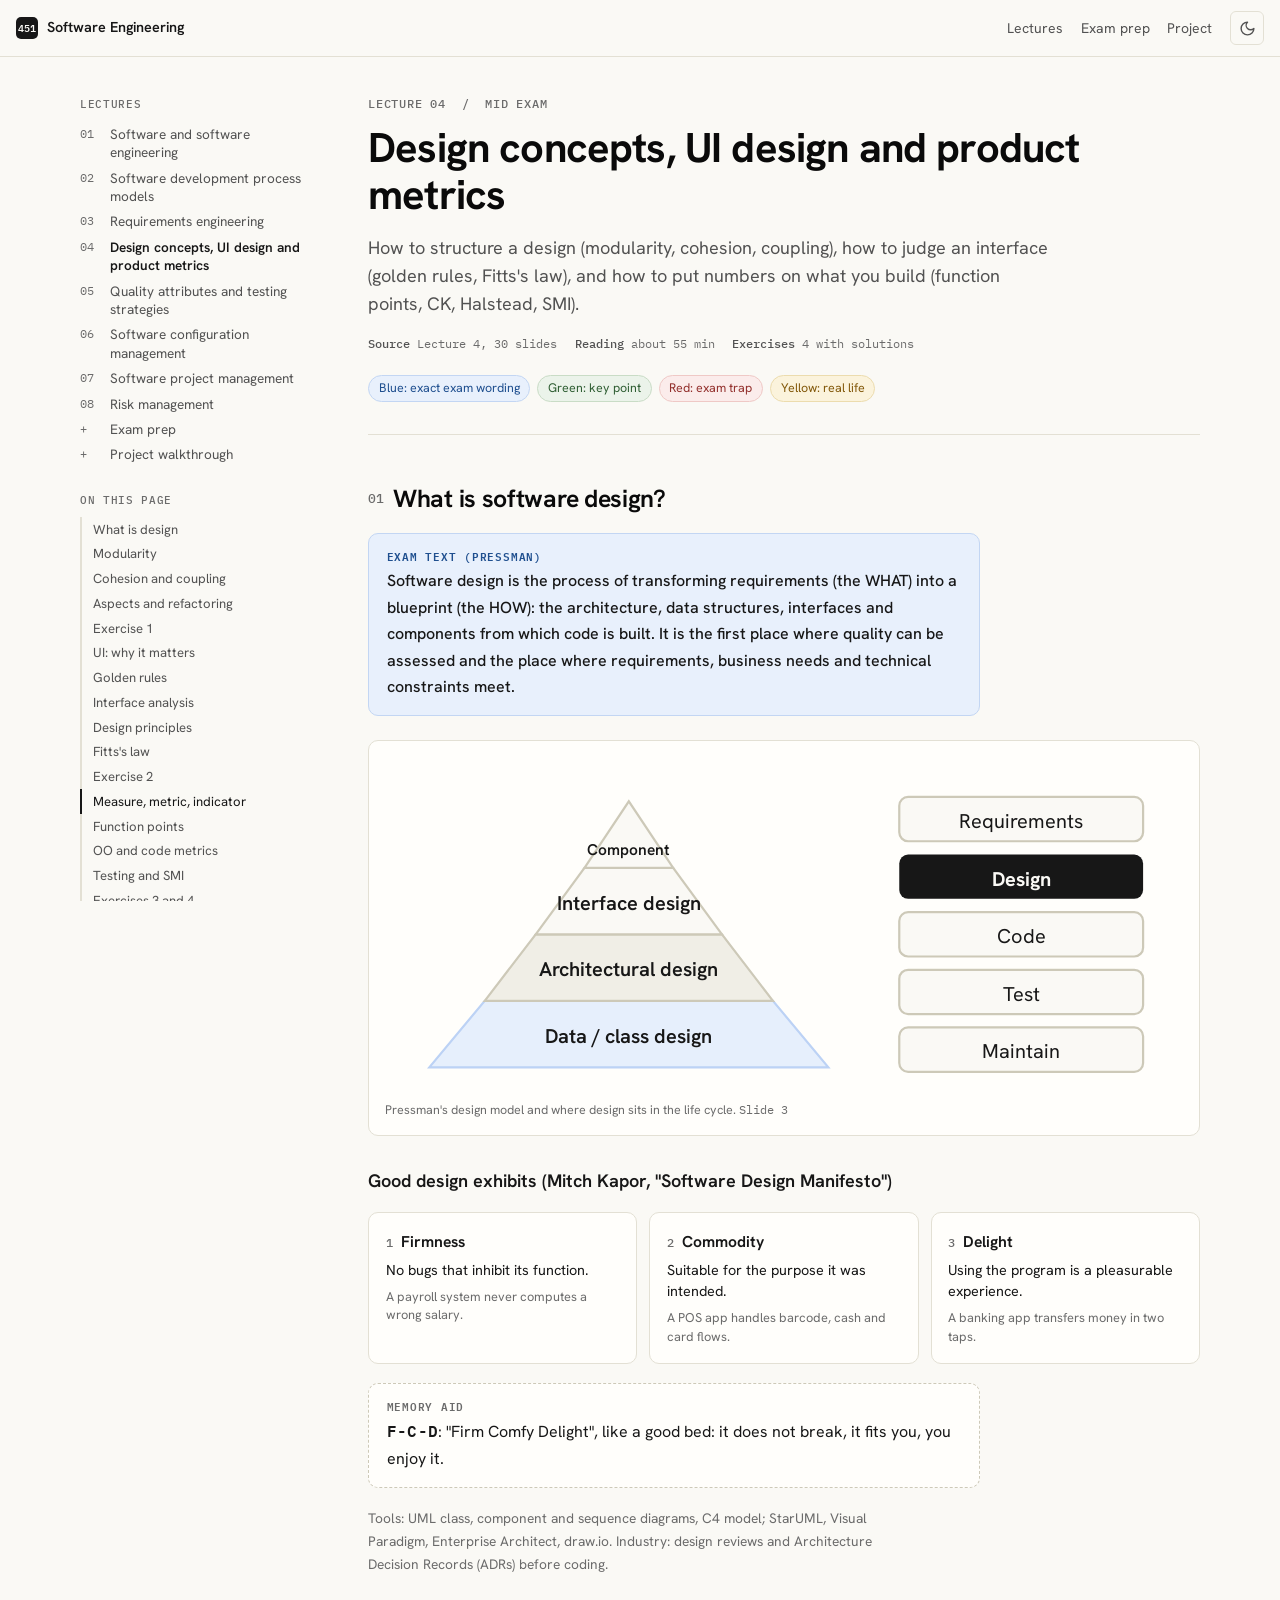
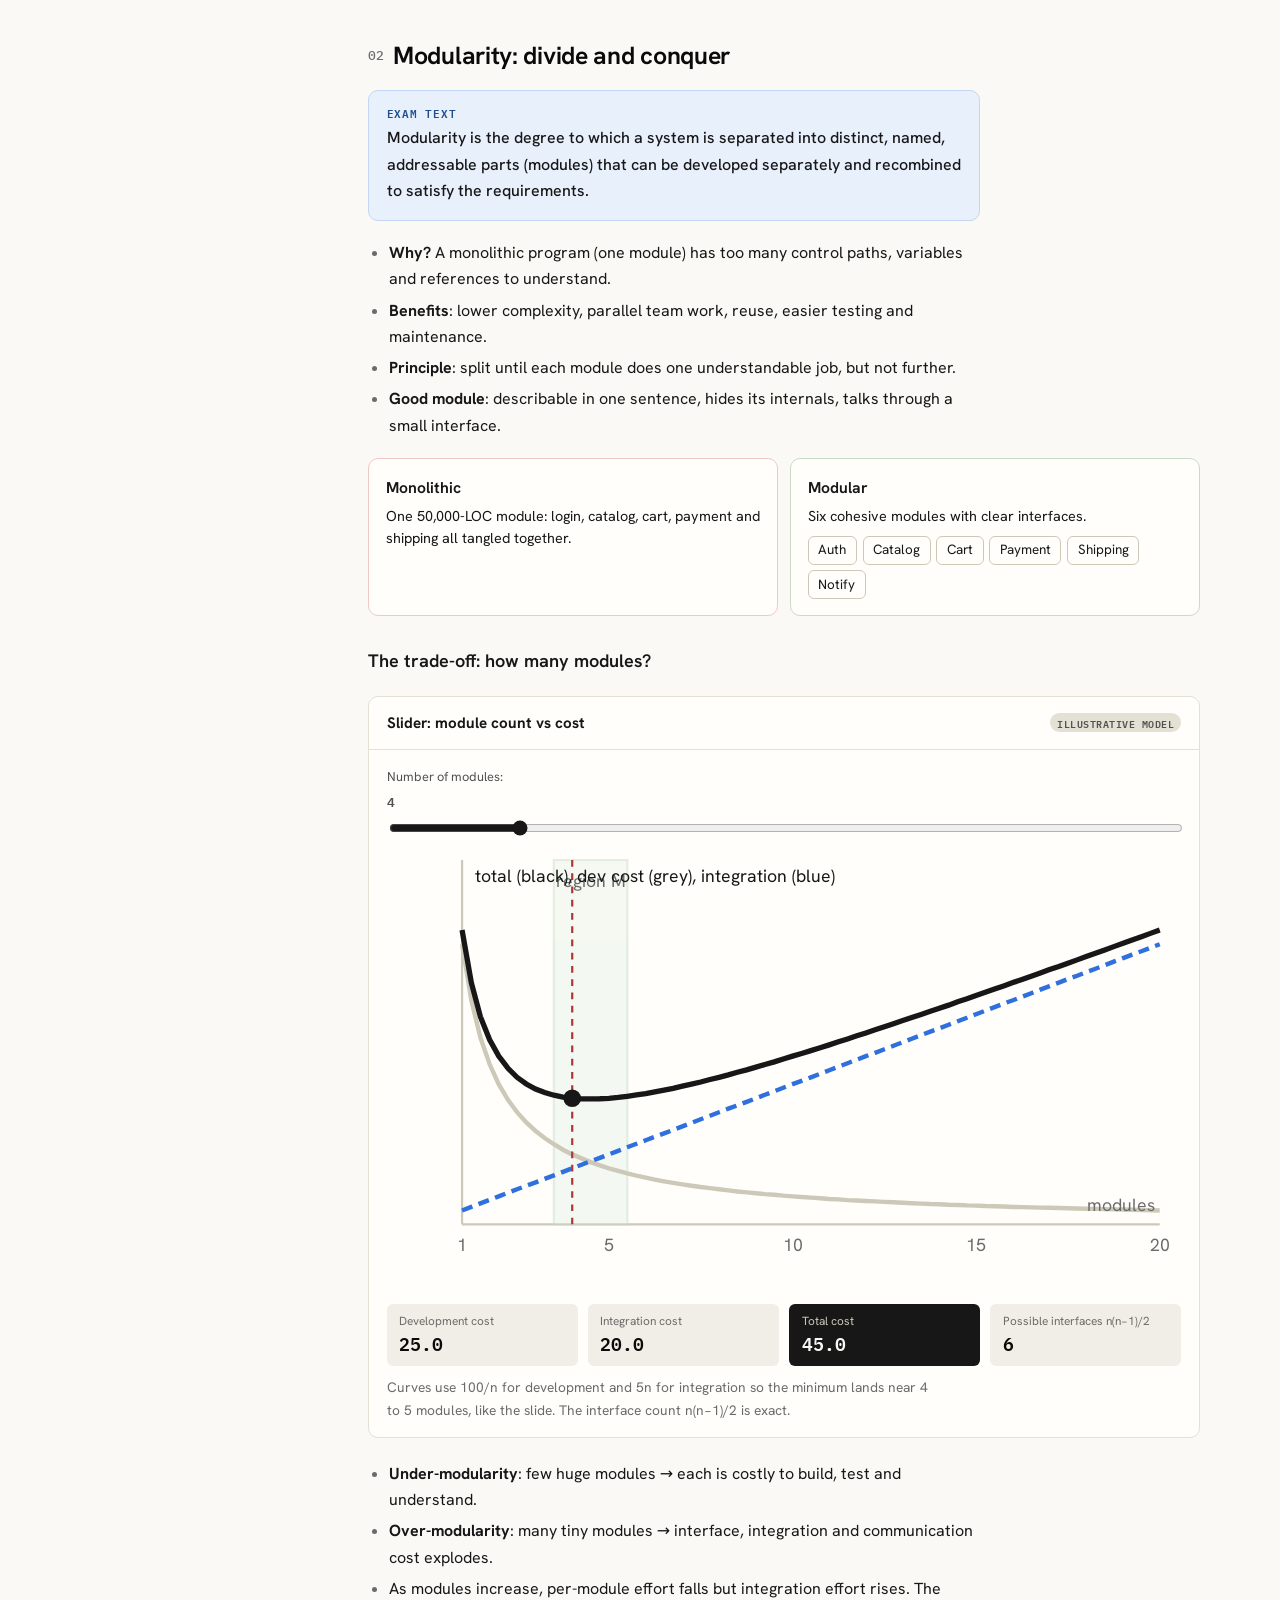
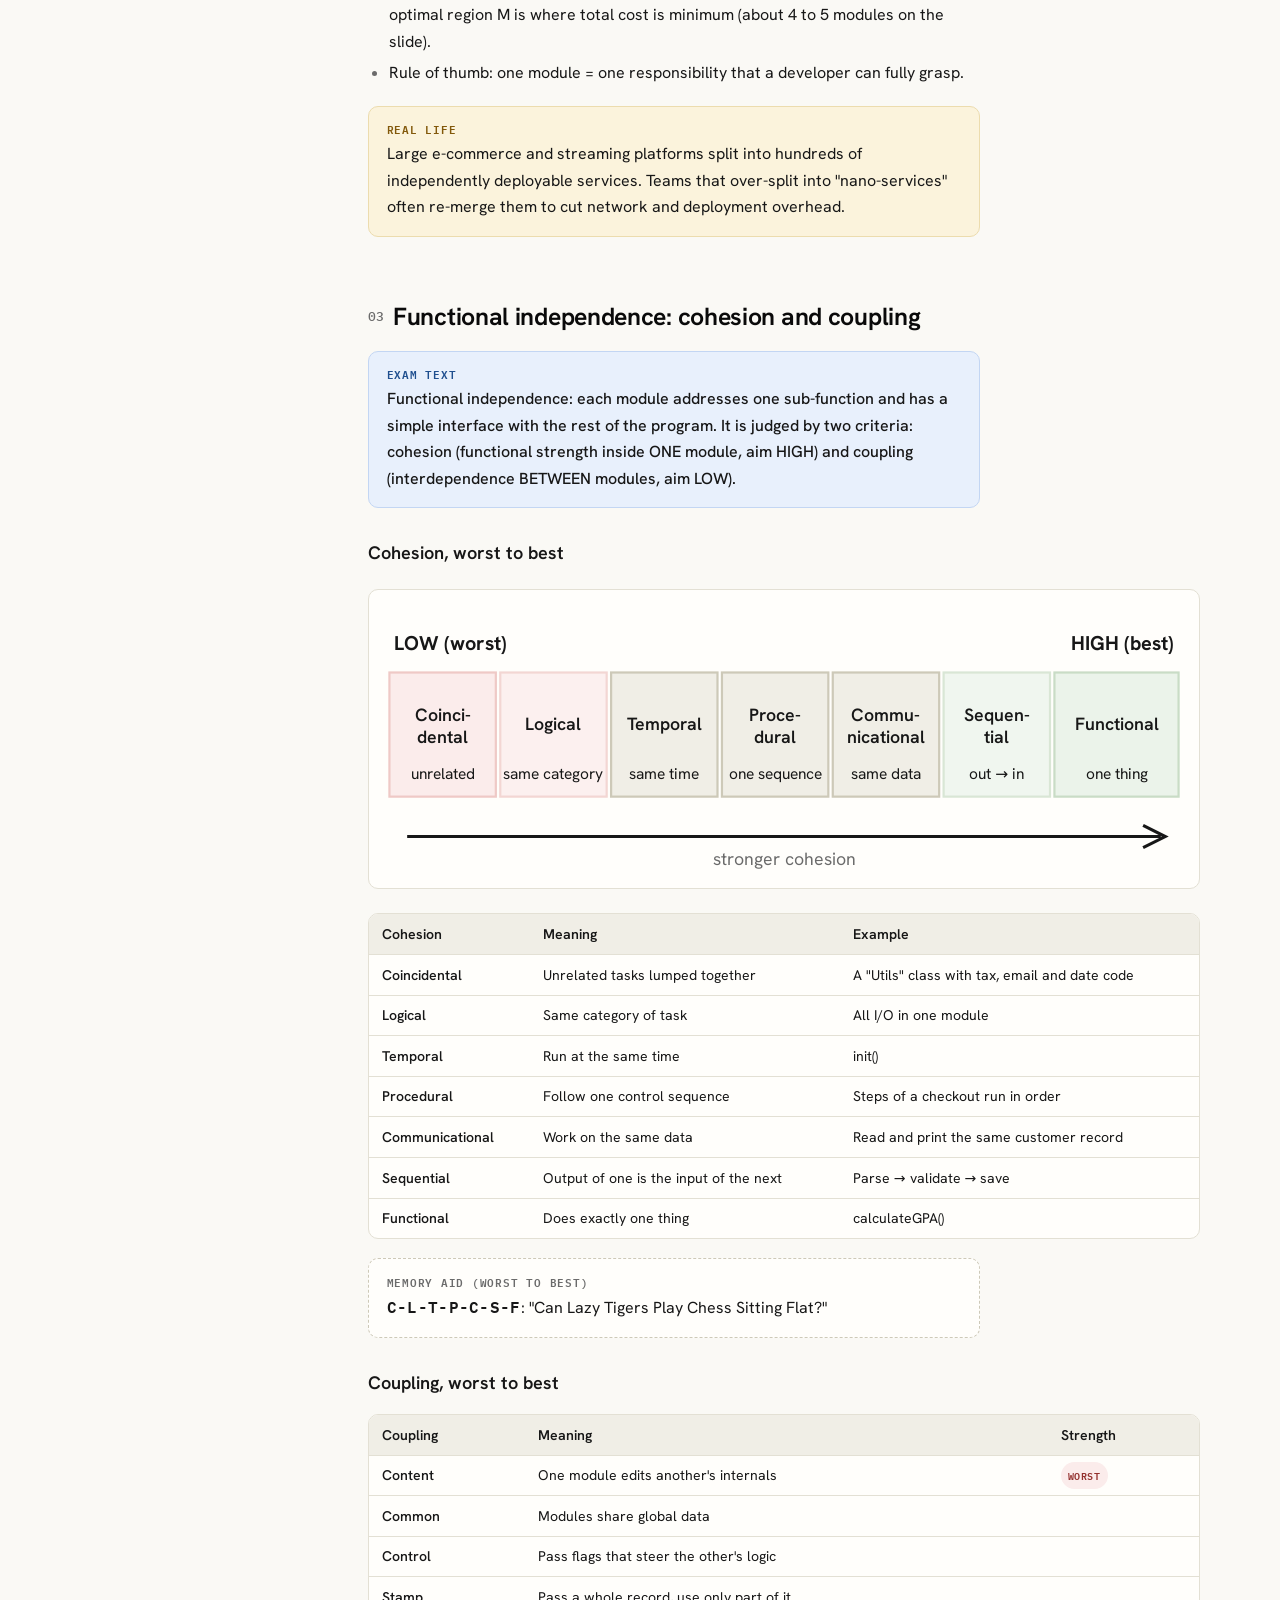
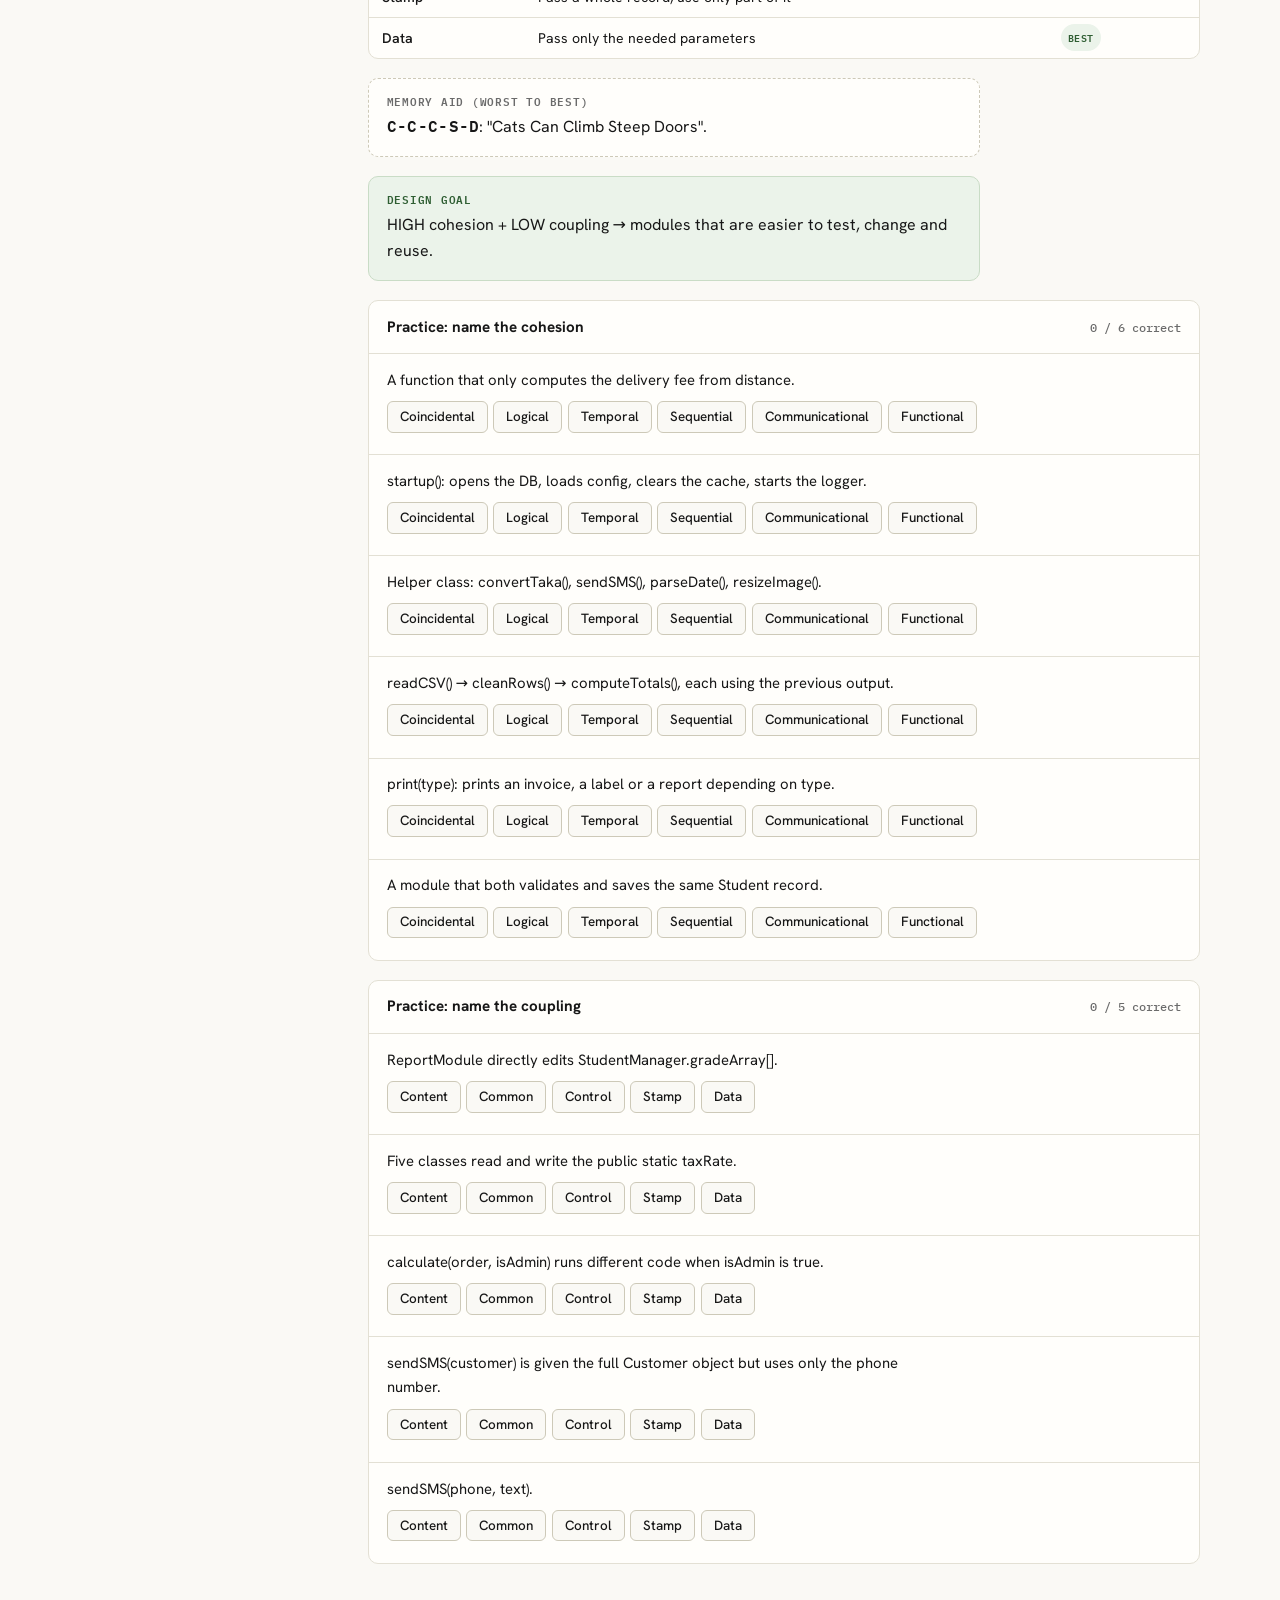
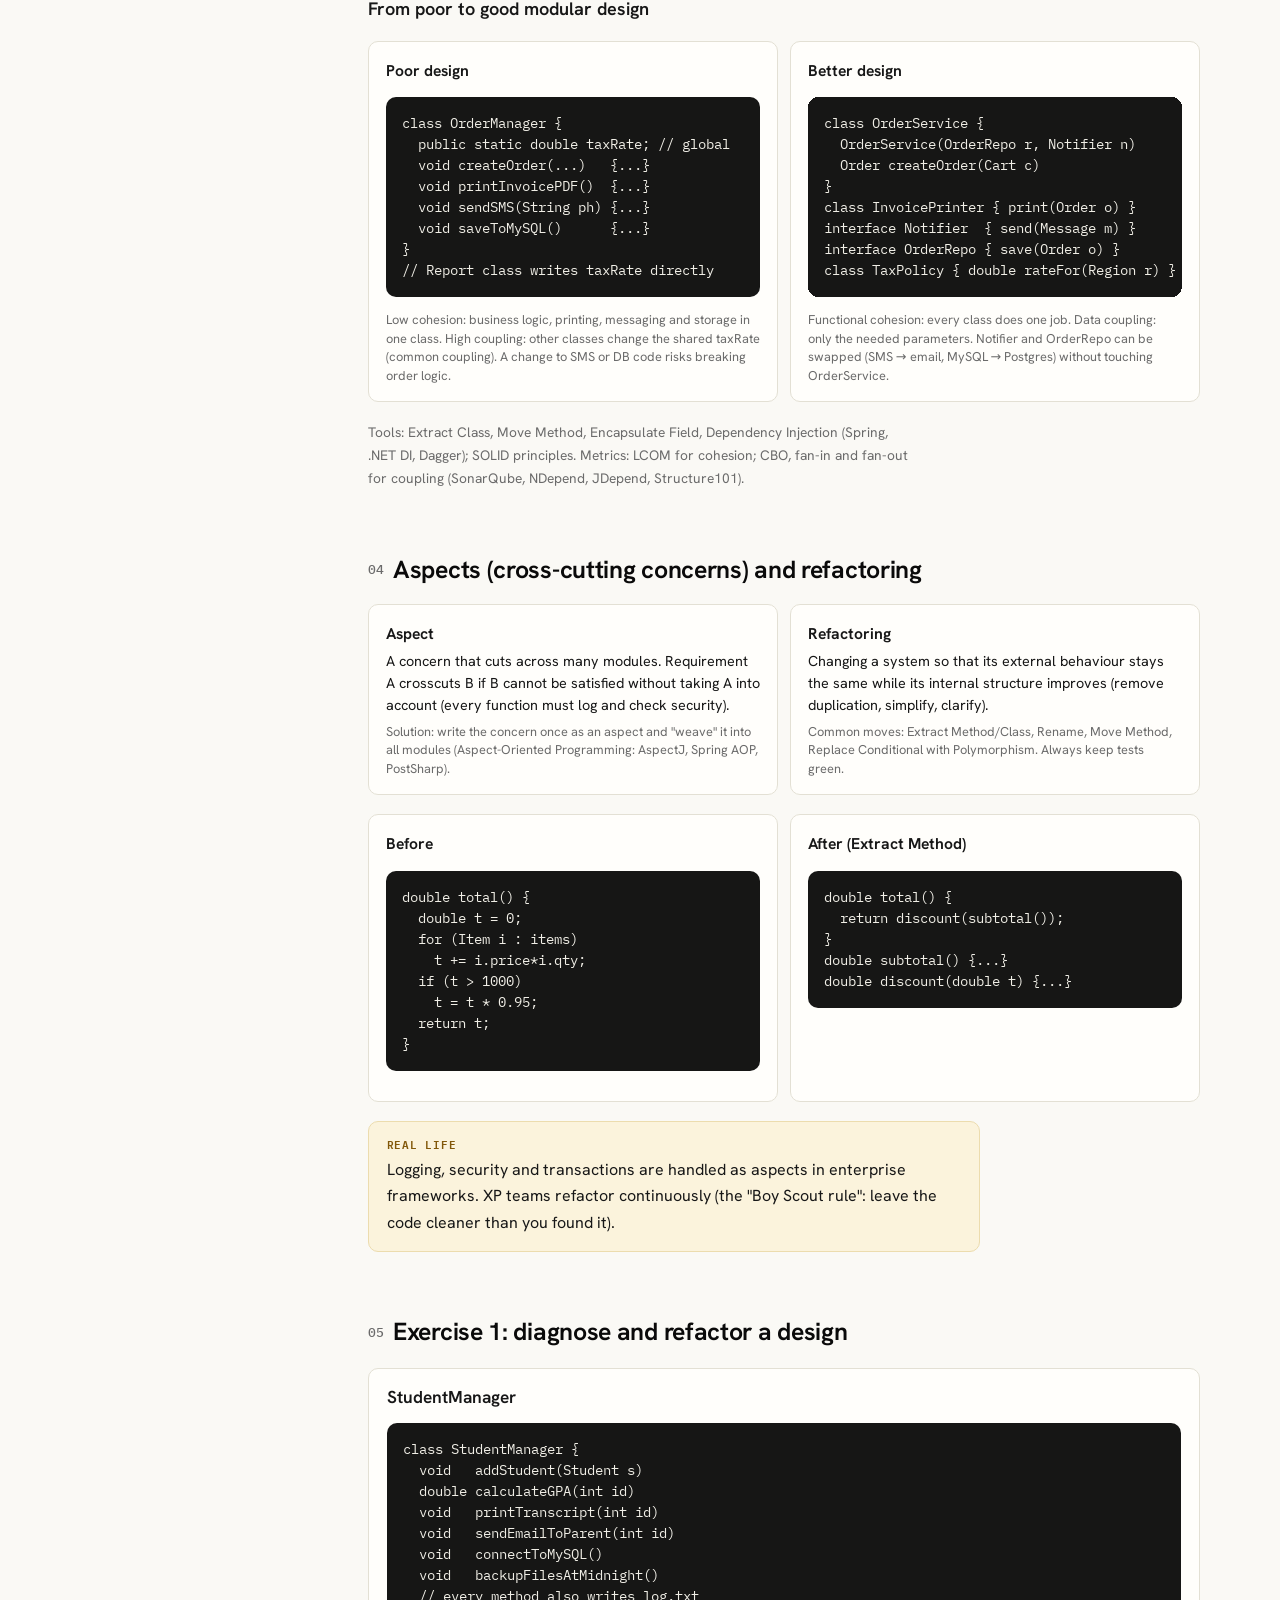
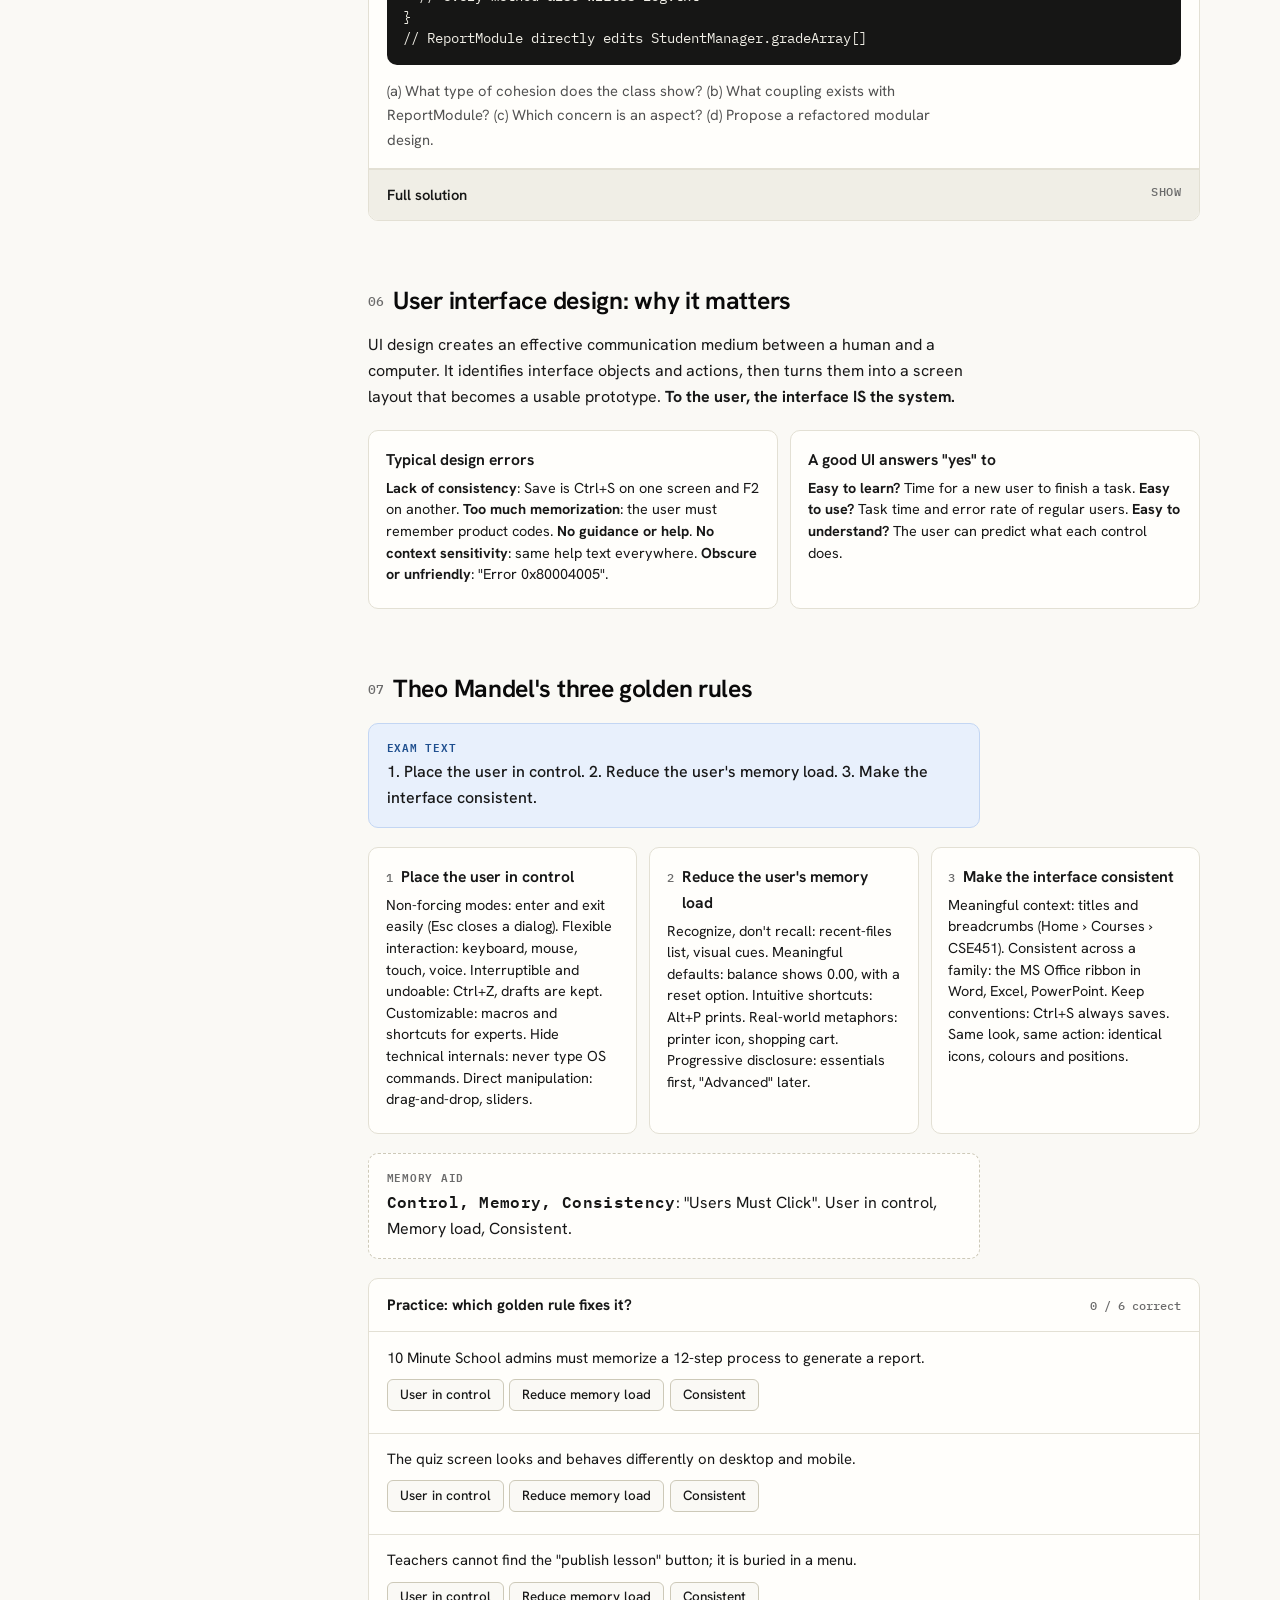
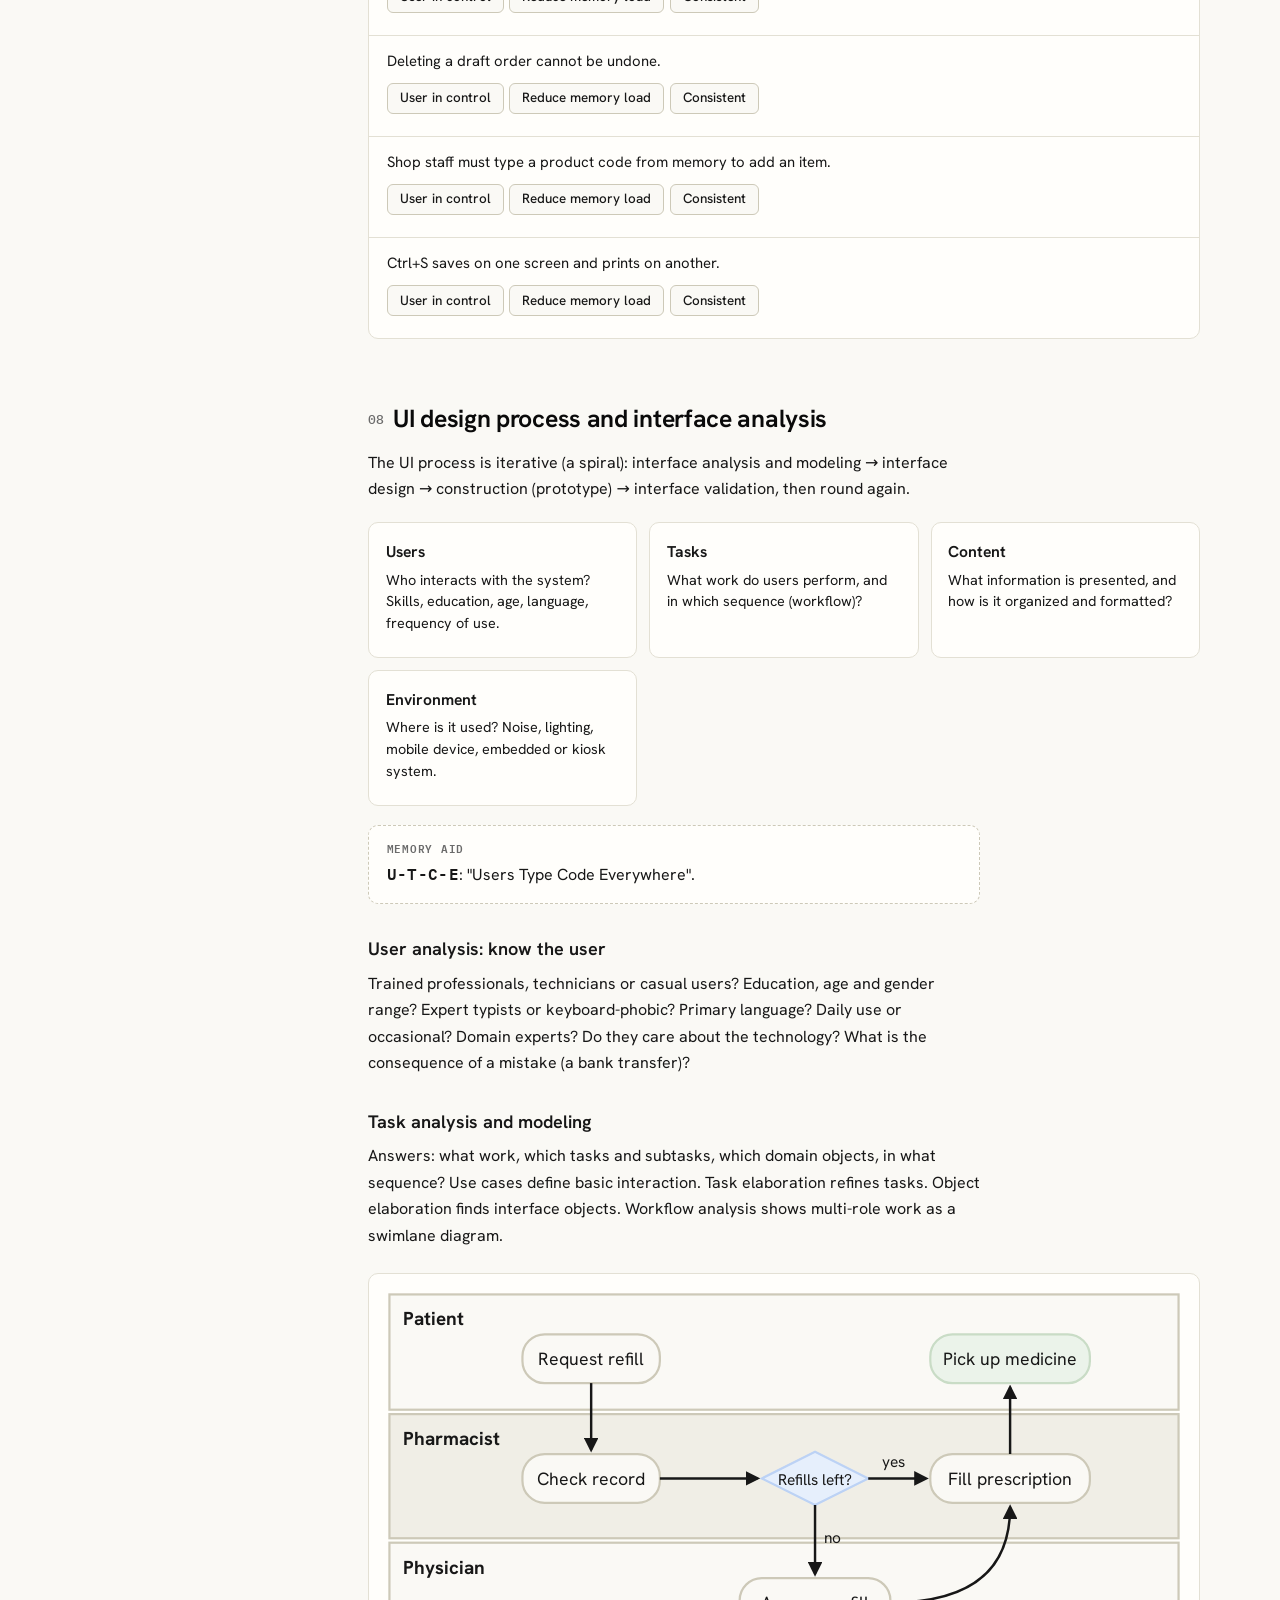
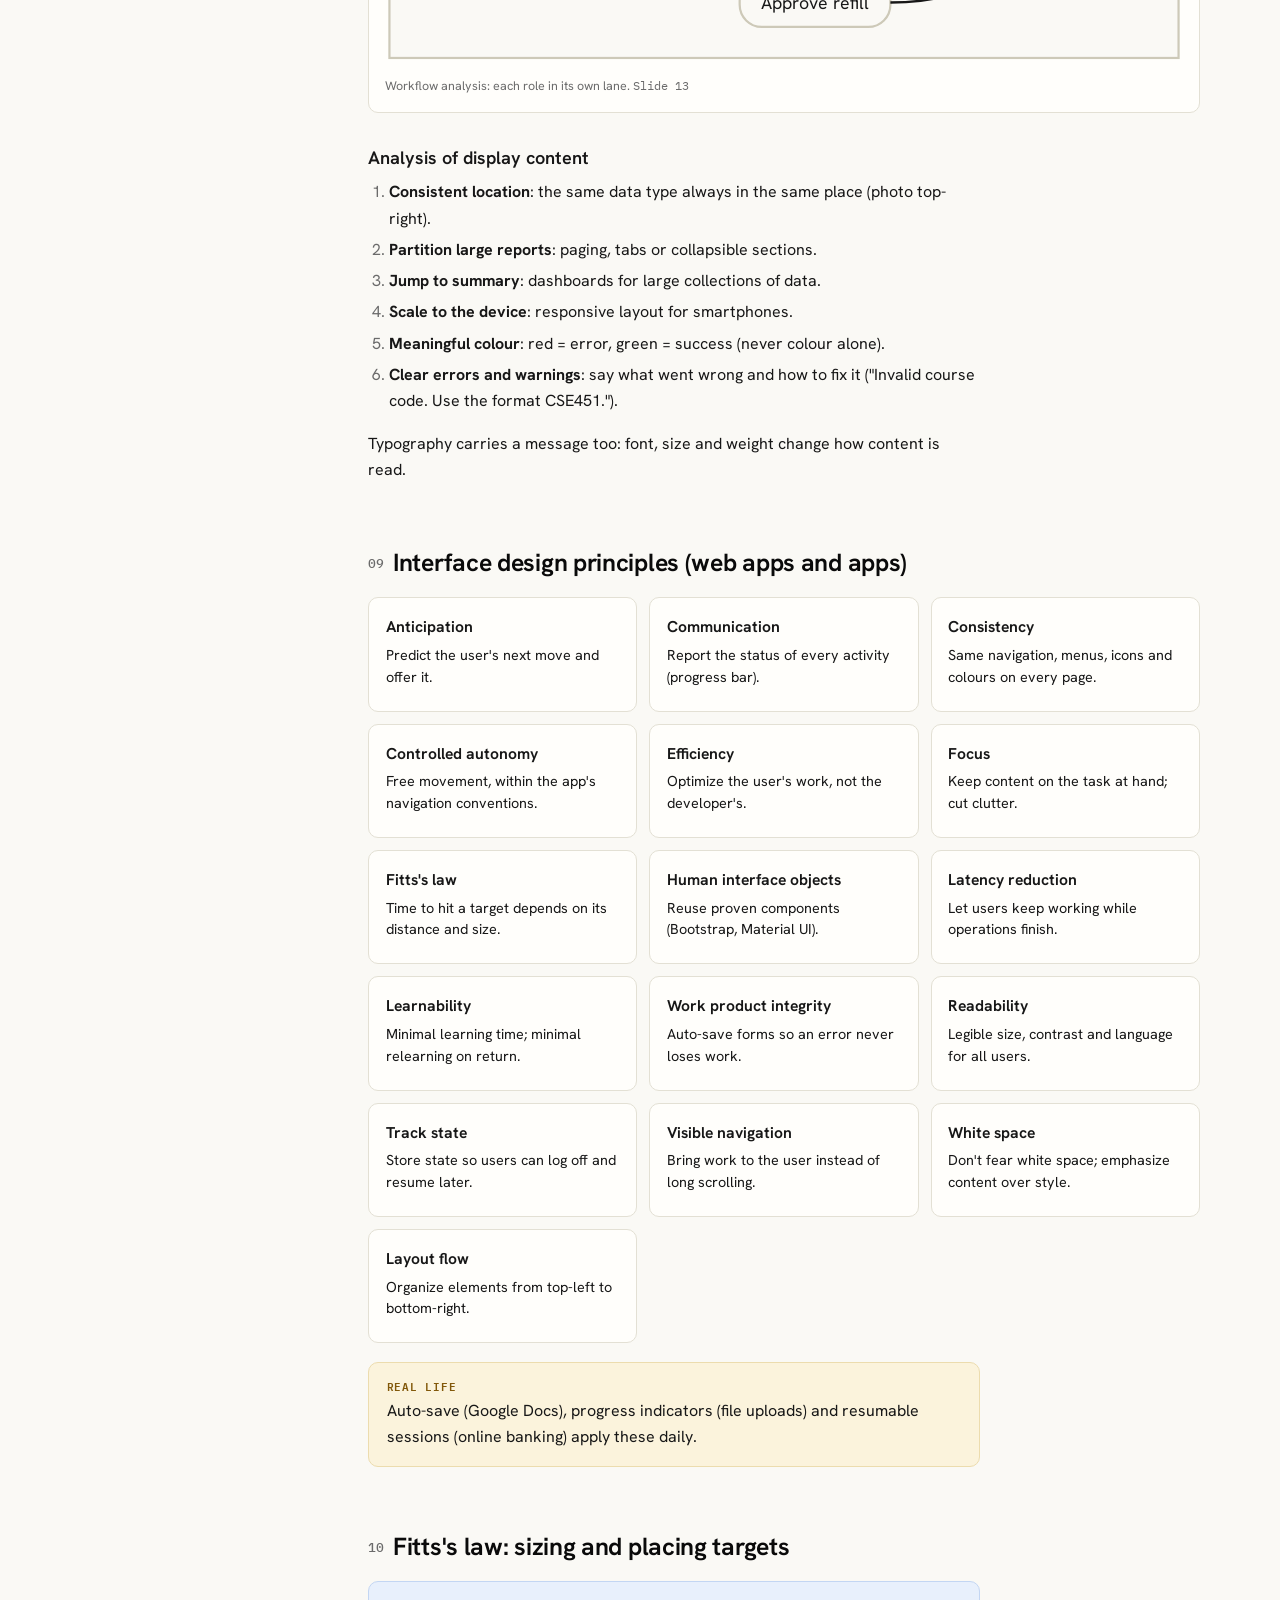
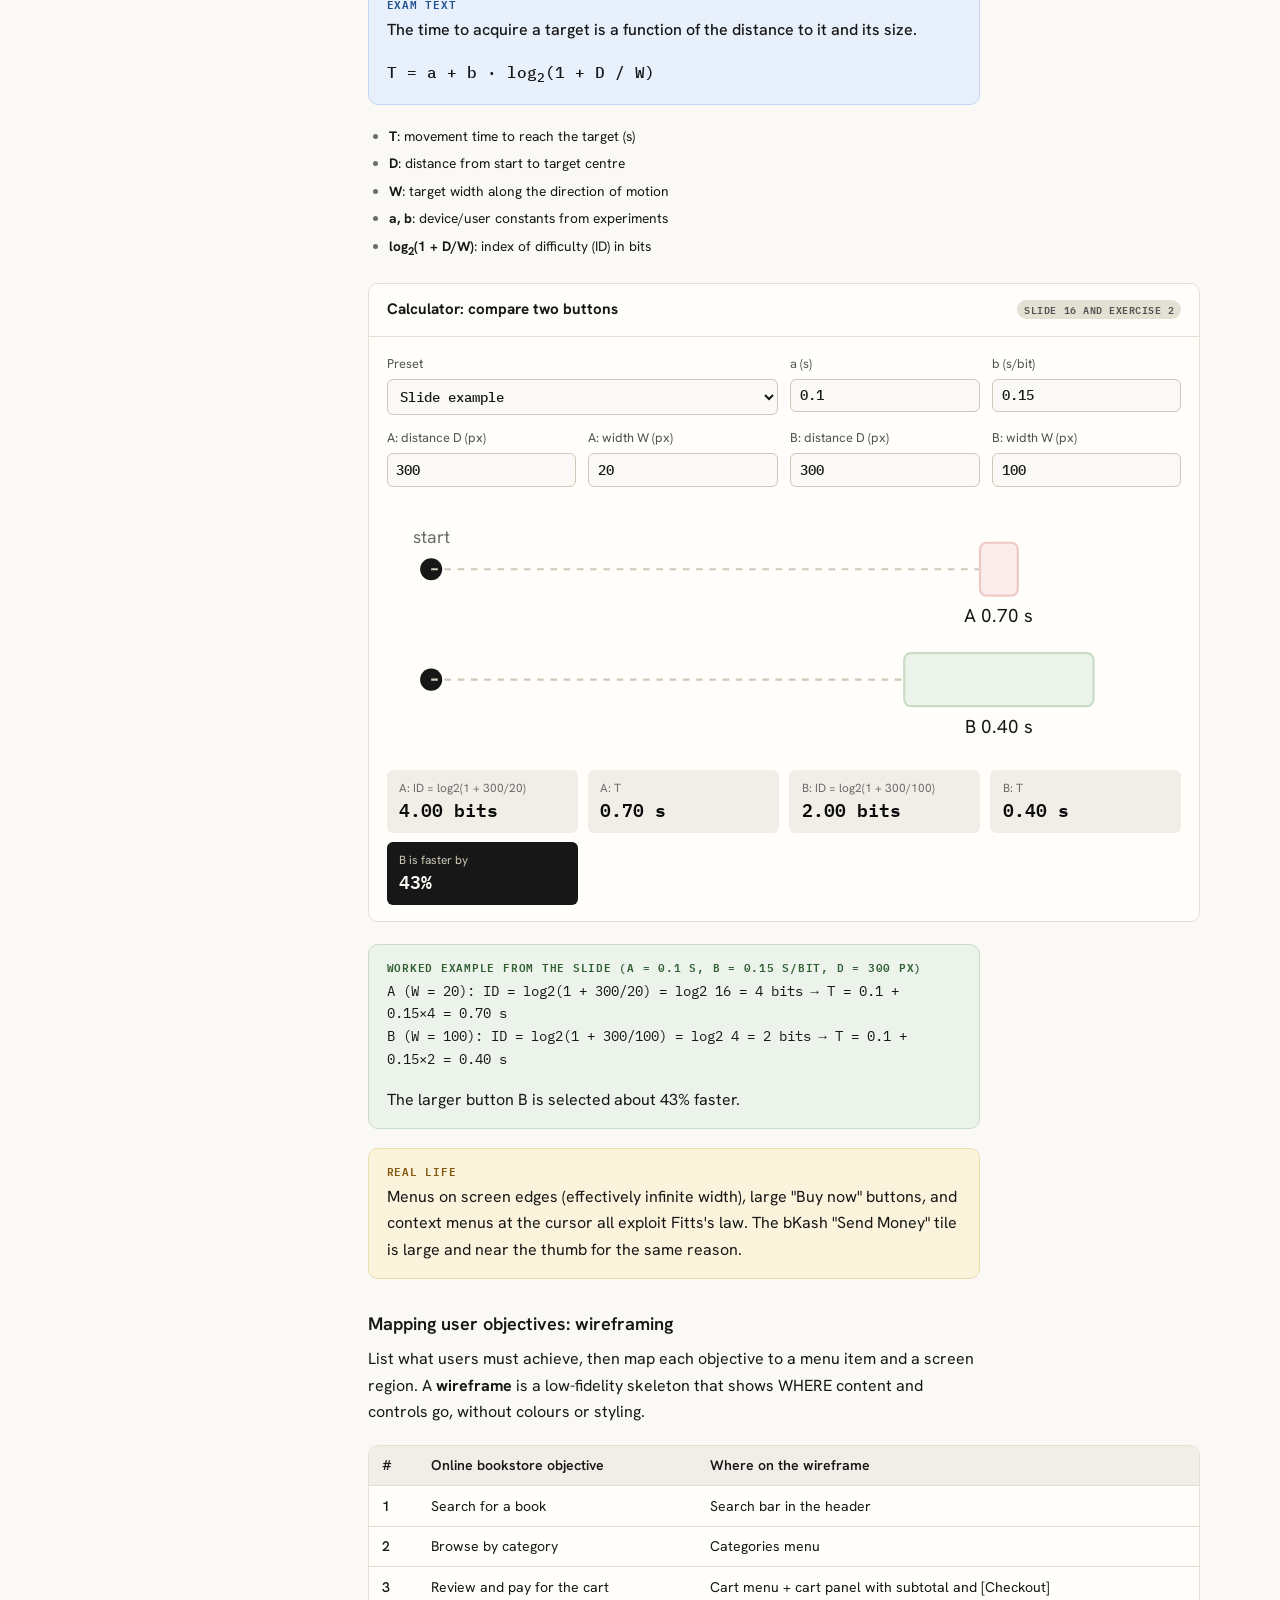
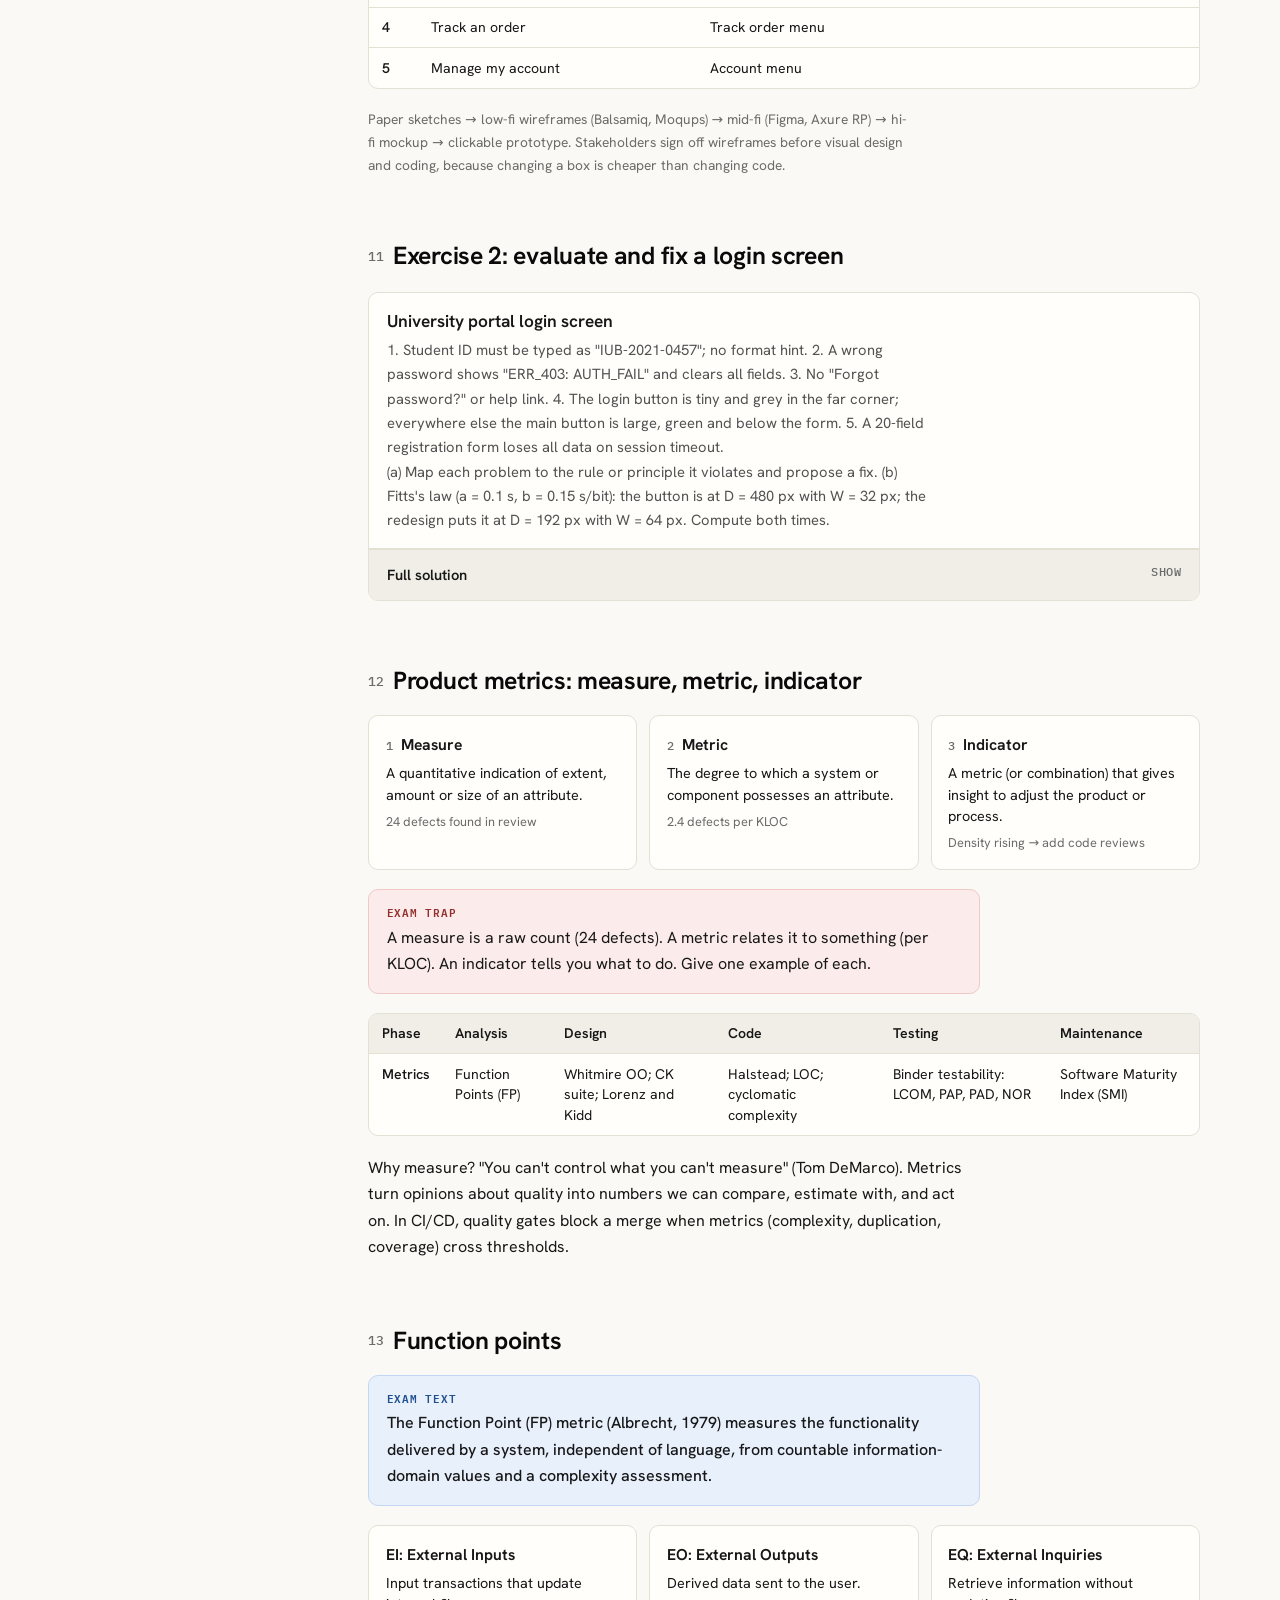
<file: lectures/04-design-and-metrics.html>
<!doctype html>
<html lang="en">
<head>
<meta charset="utf-8">
<meta name="viewport" content="width=device-width, initial-scale=1">
<title>Design Concepts and Metrics</title>
<meta name="description" content="CSE451 Lecture 4: modularity, cohesion, coupling, UI golden rules, Fitts's law, function points, CK, Halstead and SMI.">
<script>try{var t=localStorage.getItem('theme');if(t?t==='dark':matchMedia('(prefers-color-scheme: dark)').matches)document.documentElement.classList.add('dark')}catch(e){}</script>
<link rel="stylesheet" href="../assets/style.css">
</head>
<body data-root=".." data-slug="04-design-and-metrics">
<a class="skip" href="#main">Skip to content</a>
<header id="site-header"></header>
<div class="chips" id="chips"></div>
<main id="main">
<div class="lecture">
<nav class="rail" id="rail" aria-label="Lectures"></nav>
<article class="article">

<header class="lecture-head">
  <p class="eyebrow">Lecture 04 &nbsp;/&nbsp; Mid exam</p>
  <h1>Design concepts, UI design and product metrics</h1>
  <p class="summary">How to structure a design (modularity, cohesion, coupling), how to judge an interface (golden rules, Fitts's law), and how to put numbers on what you build (function points, CK, Halstead, SMI).</p>
  <p class="meta"><span><b>Source</b> Lecture 4, 30 slides</span><span><b>Reading</b> about 55 min</span><span><b>Exercises</b> 4 with solutions</span></p>
  <div class="howto"><span class="h-exam">Blue: exact exam wording</span><span class="h-key">Green: key point</span><span class="h-trap">Red: exam trap</span><span class="h-real">Yellow: real life</span></div>
</header>

<div class="prose">

<section id="design">
<h2 data-short="What is design"><span class="n">01</span>What is software design?</h2>
<div class="box exact"><span class="lbl">Exam text (Pressman)</span><p>Software design is the process of transforming requirements (the WHAT) into a blueprint (the HOW): the architecture, data structures, interfaces and components from which code is built. It is the first place where quality can be assessed and the place where requirements, business needs and technical constraints meet.</p></div>
<figure class="fig">
<svg viewBox="0 0 360 150" role="img" aria-label="Design model pyramid: data/class design at the base, then architectural, interface, component-level">
  <polygon points="20,140 200,140 175,110 45,110" class="f-acc-t"/>
  <polygon points="45,110 175,110 152,80 68,80" class="f-sunk"/>
  <polygon points="68,80 152,80 130,50 90,50" class="f-box"/>
  <polygon points="90,50 130,50 110,20" class="f-box"/>
  <g font-size="9" text-anchor="middle" font-weight="600"><text x="110" y="129">Data / class design</text><text x="110" y="99">Architectural design</text><text x="110" y="69">Interface design</text><text x="110" y="44" font-size="7">Component</text></g>
  <g font-size="9" text-anchor="middle"><rect x="232" y="18" width="110" height="20" rx="4" class="f-box"/><text x="287" y="32">Requirements</text>
  <rect x="232" y="44" width="110" height="20" rx="4" class="f-ink"/><text x="287" y="58" class="t-inv" font-weight="700">Design</text>
  <rect x="232" y="70" width="110" height="20" rx="4" class="f-box"/><text x="287" y="84">Code</text>
  <rect x="232" y="96" width="110" height="20" rx="4" class="f-box"/><text x="287" y="110">Test</text>
  <rect x="232" y="122" width="110" height="20" rx="4" class="f-box"/><text x="287" y="136">Maintain</text></g>
</svg>
<figcaption>Pressman's design model and where design sits in the life cycle. <span class="src">Slide 3</span></figcaption>
</figure>
<h3>Good design exhibits (Mitch Kapor, "Software Design Manifesto")</h3>
<div class="cards">
  <div class="c"><h4><span class="idx">1</span> Firmness</h4><p>No bugs that inhibit its function.</p><span class="ex">A payroll system never computes a wrong salary.</span></div>
  <div class="c"><h4><span class="idx">2</span> Commodity</h4><p>Suitable for the purpose it was intended.</p><span class="ex">A POS app handles barcode, cash and card flows.</span></div>
  <div class="c"><h4><span class="idx">3</span> Delight</h4><p>Using the program is a pleasurable experience.</p><span class="ex">A banking app transfers money in two taps.</span></div>
</div>
<div class="box mem"><span class="lbl">Memory aid</span><p><strong>F-C-D</strong>: "Firm Comfy Delight", like a good bed: it does not break, it fits you, you enjoy it.</p></div>
<p class="small muted">Tools: UML class, component and sequence diagrams, C4 model; StarUML, Visual Paradigm, Enterprise Architect, draw.io. Industry: design reviews and Architecture Decision Records (ADRs) before coding.</p>
</section>

<section id="modularity">
<h2 data-short="Modularity"><span class="n">02</span>Modularity: divide and conquer</h2>
<div class="box exact"><span class="lbl">Exam text</span><p>Modularity is the degree to which a system is separated into distinct, named, addressable parts (modules) that can be developed separately and recombined to satisfy the requirements.</p></div>
<ul>
<li><strong>Why?</strong> A monolithic program (one module) has too many control paths, variables and references to understand.</li>
<li><strong>Benefits</strong>: lower complexity, parallel team work, reuse, easier testing and maintenance.</li>
<li><strong>Principle</strong>: split until each module does one understandable job, but not further.</li>
<li><strong>Good module</strong>: describable in one sentence, hides its internals, talks through a small interface.</li>
</ul>
<div class="cards two">
  <div class="c" style="border-color:var(--trap-line)"><h4>Monolithic</h4><p>One 50,000-LOC module: login, catalog, cart, payment and shipping all tangled together.</p></div>
  <div class="c" style="border-color:var(--key-line)"><h4>Modular</h4><p>Six cohesive modules with clear interfaces.</p><div class="flow" style="margin:.5rem 0 0"><span>Auth</span><span>Catalog</span><span>Cart</span><span>Payment</span><span>Shipping</span><span>Notify</span></div></div>
</div>
<h3>The trade-off: how many modules?</h3>
<div class="calc" id="mod">
  <div class="head"><strong>Slider: module count vs cost</strong><span class="tag">Illustrative model</span></div>
  <div class="body">
    <label class="field">Number of modules: <b class="mono" id="mod-n">4</b><input type="range" id="mod-r" min="1" max="20" value="4"></label>
    <svg id="mod-svg" viewBox="0 0 360 200" role="img" aria-label="Cost curves: development cost falls, integration cost rises, total is U-shaped"></svg>
    <div class="out" id="mod-out"></div>
    <p class="small muted" style="margin-top:.6rem">Curves use 100/n for development and 5n for integration so the minimum lands near 4 to 5 modules, like the slide. The interface count n(n&minus;1)/2 is exact.</p>
  </div>
</div>
<ul>
<li><strong>Under-modularity</strong>: few huge modules &rarr; each is costly to build, test and understand.</li>
<li><strong>Over-modularity</strong>: many tiny modules &rarr; interface, integration and communication cost explodes.</li>
<li>As modules increase, per-module effort falls but integration effort rises. The optimal region M is where total cost is minimum (about 4 to 5 modules on the slide).</li>
<li>Rule of thumb: one module = one responsibility that a developer can fully grasp.</li>
</ul>
<div class="box real"><span class="lbl">Real life</span><p>Large e-commerce and streaming platforms split into hundreds of independently deployable services. Teams that over-split into "nano-services" often re-merge them to cut network and deployment overhead.</p></div>
</section>

<section id="independence">
<h2 data-short="Cohesion and coupling"><span class="n">03</span>Functional independence: cohesion and coupling</h2>
<div class="box exact"><span class="lbl">Exam text</span><p>Functional independence: each module addresses one sub-function and has a simple interface with the rest of the program. It is judged by two criteria: cohesion (functional strength inside ONE module, aim HIGH) and coupling (interdependence BETWEEN modules, aim LOW).</p></div>
<h3>Cohesion, worst to best</h3>
<figure class="fig">
<svg viewBox="0 0 360 120" role="img" aria-label="Seven cohesion types from coincidental (worst) to functional (best)">
  <g font-size="8" text-anchor="middle" font-weight="600">
  <rect x="2" y="30" width="48" height="56" class="f-trap"/><text x="26" y="52">Coinci-</text><text x="26" y="62">dental</text>
  <rect x="52" y="30" width="48" height="56" class="f-trap" opacity=".75"/><text x="76" y="56">Logical</text>
  <rect x="102" y="30" width="48" height="56" class="f-sunk"/><text x="126" y="56">Temporal</text>
  <rect x="152" y="30" width="48" height="56" class="f-sunk"/><text x="176" y="52">Proce-</text><text x="176" y="62">dural</text>
  <rect x="202" y="30" width="48" height="56" class="f-sunk"/><text x="226" y="52">Commu-</text><text x="226" y="62">nicational</text>
  <rect x="252" y="30" width="48" height="56" class="f-key" opacity=".7"/><text x="276" y="52">Sequen-</text><text x="276" y="62">tial</text>
  <rect x="302" y="30" width="56" height="56" class="f-key"/><text x="330" y="56">Functional</text></g>
  <g font-size="7" text-anchor="middle" class="t-muted"><text x="26" y="78">unrelated</text><text x="76" y="78">same category</text><text x="126" y="78">same time</text><text x="176" y="78">one sequence</text><text x="226" y="78">same data</text><text x="276" y="78">out &rarr; in</text><text x="330" y="78">one thing</text></g>
  <text x="4" y="20" font-size="9" fill="var(--bad)" font-weight="700">LOW (worst)</text><text x="356" y="20" font-size="9" text-anchor="end" fill="var(--ok)" font-weight="700">HIGH (best)</text>
  <path d="M10,104 H350" class="s-ink" stroke-width="1.4"/><path d="M342,99 L352,104 L342,109" class="s-ink" stroke-width="1.4"/>
  <text x="180" y="117" font-size="8" text-anchor="middle" class="t-muted">stronger cohesion</text>
</svg>
</figure>
<div class="tscroll"><table>
<tr><th>Cohesion</th><th>Meaning</th><th>Example</th></tr>
<tr><td>Coincidental</td><td>Unrelated tasks lumped together</td><td>A "Utils" class with tax, email and date code</td></tr>
<tr><td>Logical</td><td>Same category of task</td><td>All I/O in one module</td></tr>
<tr><td>Temporal</td><td>Run at the same time</td><td>init()</td></tr>
<tr><td>Procedural</td><td>Follow one control sequence</td><td>Steps of a checkout run in order</td></tr>
<tr><td>Communicational</td><td>Work on the same data</td><td>Read and print the same customer record</td></tr>
<tr><td>Sequential</td><td>Output of one is the input of the next</td><td>Parse &rarr; validate &rarr; save</td></tr>
<tr><td>Functional</td><td>Does exactly one thing</td><td>calculateGPA()</td></tr>
</table></div>
<div class="box mem"><span class="lbl">Memory aid (worst to best)</span><p><strong>C-L-T-P-C-S-F</strong>: "Can Lazy Tigers Play Chess Sitting Flat?"</p></div>
<h3>Coupling, worst to best</h3>
<div class="tscroll"><table>
<tr><th>Coupling</th><th>Meaning</th><th>Strength</th></tr>
<tr><td>Content</td><td>One module edits another's internals</td><td><span class="tag red">worst</span></td></tr>
<tr><td>Common</td><td>Modules share global data</td><td></td></tr>
<tr><td>Control</td><td>Pass flags that steer the other's logic</td><td></td></tr>
<tr><td>Stamp</td><td>Pass a whole record, use only part of it</td><td></td></tr>
<tr><td>Data</td><td>Pass only the needed parameters</td><td><span class="tag green">best</span></td></tr>
</table></div>
<div class="box mem"><span class="lbl">Memory aid (worst to best)</span><p><strong>C-C-C-S-D</strong>: "Cats Can Climb Steep Doors".</p></div>
<div class="box key"><span class="lbl">Design goal</span><p>HIGH cohesion + LOW coupling &rarr; modules that are easier to test, change and reuse.</p></div>
<div class="sorter" data-options="Coincidental|Logical|Temporal|Sequential|Communicational|Functional">
  <div class="head"><strong>Practice: name the cohesion</strong><span class="score"></span></div>
  <div class="sort" data-a="Functional" data-why="It does exactly one thing."><p class="item">A function that only computes the delivery fee from distance.</p></div>
  <div class="sort" data-a="Temporal" data-why="Grouped only because they run at the same time."><p class="item">startup(): opens the DB, loads config, clears the cache, starts the logger.</p></div>
  <div class="sort" data-a="Coincidental" data-why="Unrelated tasks lumped together."><p class="item">Helper class: convertTaka(), sendSMS(), parseDate(), resizeImage().</p></div>
  <div class="sort" data-a="Sequential" data-why="Each step's output feeds the next step."><p class="item">readCSV() &rarr; cleanRows() &rarr; computeTotals(), each using the previous output.</p></div>
  <div class="sort" data-a="Logical" data-why="Same category (all printing), chosen by a flag."><p class="item">print(type): prints an invoice, a label or a report depending on type.</p></div>
  <div class="sort" data-a="Communicational" data-why="Different jobs on the same data."><p class="item">A module that both validates and saves the same Student record.</p></div>
</div>
<div class="sorter" data-options="Content|Common|Control|Stamp|Data">
  <div class="head"><strong>Practice: name the coupling</strong><span class="score"></span></div>
  <div class="sort" data-a="Content" data-why="It edits another module's internal data."><p class="item">ReportModule directly edits StudentManager.gradeArray[].</p></div>
  <div class="sort" data-a="Common" data-why="Several classes share and change one global value."><p class="item">Five classes read and write the public static taxRate.</p></div>
  <div class="sort" data-a="Control" data-why="A flag steers the logic inside the other module."><p class="item">calculate(order, isAdmin) runs different code when isAdmin is true.</p></div>
  <div class="sort" data-a="Stamp" data-why="A whole record is passed but only one field is used."><p class="item">sendSMS(customer) is given the full Customer object but uses only the phone number.</p></div>
  <div class="sort" data-a="Data" data-why="Only the needed parameter is passed."><p class="item">sendSMS(phone, text).</p></div>
</div>
<h3>From poor to good modular design</h3>
<div class="cards two">
<div class="c"><h4>Poor design</h4>
<pre><code>class OrderManager {
  public static double taxRate; // global
  void createOrder(...)   {...}
  void printInvoicePDF()  {...}
  void sendSMS(String ph) {...}
  void saveToMySQL()      {...}
}
// Report class writes taxRate directly</code></pre>
<span class="ex">Low cohesion: business logic, printing, messaging and storage in one class. High coupling: other classes change the shared taxRate (common coupling). A change to SMS or DB code risks breaking order logic.</span></div>
<div class="c"><h4>Better design</h4>
<pre><code>class OrderService {
  OrderService(OrderRepo r, Notifier n)
  Order createOrder(Cart c)
}
class InvoicePrinter { print(Order o) }
interface Notifier  { send(Message m) }
interface OrderRepo { save(Order o) }
class TaxPolicy { double rateFor(Region r) }</code></pre>
<span class="ex">Functional cohesion: every class does one job. Data coupling: only the needed parameters. Notifier and OrderRepo can be swapped (SMS &rarr; email, MySQL &rarr; Postgres) without touching OrderService.</span></div>
</div>
<p class="small muted">Tools: Extract Class, Move Method, Encapsulate Field, Dependency Injection (Spring, .NET DI, Dagger); SOLID principles. Metrics: LCOM for cohesion; CBO, fan-in and fan-out for coupling (SonarQube, NDepend, JDepend, Structure101).</p>
</section>

<section id="aspects">
<h2 data-short="Aspects and refactoring"><span class="n">04</span>Aspects (cross-cutting concerns) and refactoring</h2>
<div class="cards two">
  <div class="c"><h4>Aspect</h4><p>A concern that cuts across many modules. Requirement A crosscuts B if B cannot be satisfied without taking A into account (every function must log and check security).</p><span class="ex">Solution: write the concern once as an aspect and "weave" it into all modules (Aspect-Oriented Programming: AspectJ, Spring AOP, PostSharp).</span></div>
  <div class="c"><h4>Refactoring</h4><p>Changing a system so that its external behaviour stays the same while its internal structure improves (remove duplication, simplify, clarify).</p><span class="ex">Common moves: Extract Method/Class, Rename, Move Method, Replace Conditional with Polymorphism. Always keep tests green.</span></div>
</div>
<div class="cards two">
<div class="c"><h4>Before</h4><pre><code>double total() {
  double t = 0;
  for (Item i : items)
    t += i.price*i.qty;
  if (t > 1000)
    t = t * 0.95;
  return t;
}</code></pre></div>
<div class="c"><h4>After (Extract Method)</h4><pre><code>double total() {
  return discount(subtotal());
}
double subtotal() {...}
double discount(double t) {...}</code></pre></div>
</div>
<div class="box real"><span class="lbl">Real life</span><p>Logging, security and transactions are handled as aspects in enterprise frameworks. XP teams refactor continuously (the "Boy Scout rule": leave the code cleaner than you found it).</p></div>
</section>

<section id="ex1">
<h2 data-short="Exercise 1"><span class="n">05</span>Exercise 1: diagnose and refactor a design</h2>
<div class="ex-card">
  <header><h3>StudentManager</h3>
<pre><code>class StudentManager {
  void   addStudent(Student s)
  double calculateGPA(int id)
  void   printTranscript(int id)
  void   sendEmailToParent(int id)
  void   connectToMySQL()
  void   backupFilesAtMidnight()
  // every method also writes log.txt
}
// ReportModule directly edits StudentManager.gradeArray[]</code></pre>
  <p>(a) What type of cohesion does the class show? (b) What coupling exists with ReportModule? (c) Which concern is an aspect? (d) Propose a refactored modular design.</p></header>
  <details><summary>Full solution</summary><div class="sol">
    <p><strong>(a)</strong> Coincidental / logical cohesion (LOW): data, calculation, printing, messaging, DB and backup are unrelated jobs.</p>
    <p><strong>(b)</strong> Content coupling (worst): ReportModule modifies another module's internals. Fix: make gradeArray private and expose getGrades(id) &rarr; data coupling.</p>
    <p><strong>(c)</strong> Logging is cross-cutting &rarr; one logging aspect or framework (Spring AOP, Log4j).</p>
    <p><strong>(d)</strong> Split into functionally cohesive classes:</p>
    <div class="flow"><span>Student</span><span>StudentRepository</span><span>GPACalculator</span><span>TranscriptPrinter</span><span>NotificationService</span><span>BackupScheduler</span></div>
  </div></details>
</div>
</section>

<section id="ui">
<h2 data-short="UI: why it matters"><span class="n">06</span>User interface design: why it matters</h2>
<p>UI design creates an effective communication medium between a human and a computer. It identifies interface objects and actions, then turns them into a screen layout that becomes a usable prototype. <strong>To the user, the interface IS the system.</strong></p>
<div class="cards two">
  <div class="c"><h4>Typical design errors</h4><p><b>Lack of consistency</b>: Save is Ctrl+S on one screen and F2 on another. <b>Too much memorization</b>: the user must remember product codes. <b>No guidance or help</b>. <b>No context sensitivity</b>: same help text everywhere. <b>Obscure or unfriendly</b>: "Error 0x80004005".</p></div>
  <div class="c"><h4>A good UI answers "yes" to</h4><p><b>Easy to learn?</b> Time for a new user to finish a task. <b>Easy to use?</b> Task time and error rate of regular users. <b>Easy to understand?</b> The user can predict what each control does.</p></div>
</div>
</section>

<section id="golden">
<h2 data-short="Golden rules"><span class="n">07</span>Theo Mandel's three golden rules</h2>
<div class="box exact"><span class="lbl">Exam text</span><p>1. Place the user in control. 2. Reduce the user's memory load. 3. Make the interface consistent.</p></div>
<div class="cards">
  <div class="c"><h4><span class="idx">1</span> Place the user in control</h4><p>Non-forcing modes: enter and exit easily (Esc closes a dialog). Flexible interaction: keyboard, mouse, touch, voice. Interruptible and undoable: Ctrl+Z, drafts are kept. Customizable: macros and shortcuts for experts. Hide technical internals: never type OS commands. Direct manipulation: drag-and-drop, sliders.</p></div>
  <div class="c"><h4><span class="idx">2</span> Reduce the user's memory load</h4><p>Recognize, don't recall: recent-files list, visual cues. Meaningful defaults: balance shows 0.00, with a reset option. Intuitive shortcuts: Alt+P prints. Real-world metaphors: printer icon, shopping cart. Progressive disclosure: essentials first, "Advanced" later.</p></div>
  <div class="c"><h4><span class="idx">3</span> Make the interface consistent</h4><p>Meaningful context: titles and breadcrumbs (Home &rsaquo; Courses &rsaquo; CSE451). Consistent across a family: the MS Office ribbon in Word, Excel, PowerPoint. Keep conventions: Ctrl+S always saves. Same look, same action: identical icons, colours and positions.</p></div>
</div>
<div class="box mem"><span class="lbl">Memory aid</span><p><strong>Control, Memory, Consistency</strong>: "Users Must Click". User in control, Memory load, Consistent.</p></div>
<div class="sorter" data-options="User in control|Reduce memory load|Consistent">
  <div class="head"><strong>Practice: which golden rule fixes it?</strong><span class="score"></span></div>
  <div class="sort" data-a="Reduce memory load" data-why="A 12-step process to remember is short-term memory overload. Use a wizard, defaults and saved templates (recognize, don't recall)."><p class="item">10 Minute School admins must memorize a 12-step process to generate a report.</p></div>
  <div class="sort" data-a="Consistent" data-why="Same family, same look and behaviour on every platform."><p class="item">The quiz screen looks and behaves differently on desktop and mobile.</p></div>
  <div class="sort" data-a="User in control" data-why="Direct interaction: put the control next to the object the user is editing."><p class="item">Teachers cannot find the "publish lesson" button; it is buried in a menu.</p></div>
  <div class="sort" data-a="User in control" data-why="Interruptible and undoable actions keep the user in control."><p class="item">Deleting a draft order cannot be undone.</p></div>
  <div class="sort" data-a="Reduce memory load" data-why="Recognize, don't recall: show a picker instead of making users remember codes."><p class="item">Shop staff must type a product code from memory to add an item.</p></div>
  <div class="sort" data-a="Consistent" data-why="Keep conventions: the same shortcut must do the same thing."><p class="item">Ctrl+S saves on one screen and prints on another.</p></div>
</div>
</section>

<section id="ui-analysis">
<h2 data-short="Interface analysis"><span class="n">08</span>UI design process and interface analysis</h2>
<p>The UI process is iterative (a spiral): interface analysis and modeling &rarr; interface design &rarr; construction (prototype) &rarr; interface validation, then round again.</p>
<div class="cards">
  <div class="c"><h4>Users</h4><p>Who interacts with the system? Skills, education, age, language, frequency of use.</p></div>
  <div class="c"><h4>Tasks</h4><p>What work do users perform, and in which sequence (workflow)?</p></div>
  <div class="c"><h4>Content</h4><p>What information is presented, and how is it organized and formatted?</p></div>
  <div class="c"><h4>Environment</h4><p>Where is it used? Noise, lighting, mobile device, embedded or kiosk system.</p></div>
</div>
<div class="box mem"><span class="lbl">Memory aid</span><p><strong>U-T-C-E</strong>: "Users Type Code Everywhere".</p></div>
<h3>User analysis: know the user</h3>
<p>Trained professionals, technicians or casual users? Education, age and gender range? Expert typists or keyboard-phobic? Primary language? Daily use or occasional? Domain experts? Do they care about the technology? What is the consequence of a mistake (a bank transfer)?</p>
<h3>Task analysis and modeling</h3>
<p>Answers: what work, which tasks and subtasks, which domain objects, in what sequence? Use cases define basic interaction. Task elaboration refines tasks. Object elaboration finds interface objects. Workflow analysis shows multi-role work as a swimlane diagram.</p>
<figure class="fig">
<svg viewBox="0 0 360 170" role="img" aria-label="Swimlane diagram for a prescription refill">
  <defs><marker id="sw" viewBox="0 0 10 10" refX="8" refY="5" markerWidth="6" markerHeight="6" orient="auto"><path d="M0,0 L10,5 L0,10 z" class="f-ink"/></marker></defs>
  <rect x="2" y="2" width="356" height="52" class="f-box"/><rect x="2" y="56" width="356" height="56" class="f-sunk"/><rect x="2" y="114" width="356" height="52" class="f-box"/>
  <g font-size="8.5" font-weight="700"><text x="8" y="16">Patient</text><text x="8" y="70">Pharmacist</text><text x="8" y="128">Physician</text></g>
  <g font-size="8" text-anchor="middle">
  <rect x="62" y="20" width="62" height="22" rx="10" class="f-box"/><text x="93" y="34">Request refill</text>
  <rect x="62" y="74" width="62" height="22" rx="10" class="f-box"/><text x="93" y="88">Check record</text>
  <polygon points="170,85 194,73 218,85 194,97" class="f-acc-t"/><text x="194" y="88" font-size="7">Refills left?</text>
  <rect x="246" y="74" width="72" height="22" rx="10" class="f-box"/><text x="282" y="88">Fill prescription</text>
  <rect x="246" y="20" width="72" height="22" rx="10" class="f-key"/><text x="282" y="34">Pick up medicine</text>
  <rect x="160" y="130" width="68" height="22" rx="10" class="f-box"/><text x="194" y="144">Approve refill</text></g>
  <g class="s-ink" stroke-width="1.1" marker-end="url(#sw)"><path d="M93,42 V72"/><path d="M124,85 H168"/><path d="M218,85 H244"/><path d="M282,74 V44"/><path d="M194,97 V128"/><path d="M228,141 Q282,141 282,98"/></g>
  <g font-size="7" class="t-muted"><text x="224" y="80">yes</text><text x="198" y="114">no</text></g>
</svg>
<figcaption>Workflow analysis: each role in its own lane. <span class="src">Slide 13</span></figcaption>
</figure>
<h3>Analysis of display content</h3>
<ol>
<li><strong>Consistent location</strong>: the same data type always in the same place (photo top-right).</li>
<li><strong>Partition large reports</strong>: paging, tabs or collapsible sections.</li>
<li><strong>Jump to summary</strong>: dashboards for large collections of data.</li>
<li><strong>Scale to the device</strong>: responsive layout for smartphones.</li>
<li><strong>Meaningful colour</strong>: red = error, green = success (never colour alone).</li>
<li><strong>Clear errors and warnings</strong>: say what went wrong and how to fix it ("Invalid course code. Use the format CSE451.").</li>
</ol>
<p>Typography carries a message too: font, size and weight change how content is read.</p>
</section>

<section id="principles">
<h2 data-short="Design principles"><span class="n">09</span>Interface design principles (web apps and apps)</h2>
<div class="cards">
  <div class="c"><h4>Anticipation</h4><p>Predict the user's next move and offer it.</p></div>
  <div class="c"><h4>Communication</h4><p>Report the status of every activity (progress bar).</p></div>
  <div class="c"><h4>Consistency</h4><p>Same navigation, menus, icons and colours on every page.</p></div>
  <div class="c"><h4>Controlled autonomy</h4><p>Free movement, within the app's navigation conventions.</p></div>
  <div class="c"><h4>Efficiency</h4><p>Optimize the user's work, not the developer's.</p></div>
  <div class="c"><h4>Focus</h4><p>Keep content on the task at hand; cut clutter.</p></div>
  <div class="c"><h4>Fitts's law</h4><p>Time to hit a target depends on its distance and size.</p></div>
  <div class="c"><h4>Human interface objects</h4><p>Reuse proven components (Bootstrap, Material UI).</p></div>
  <div class="c"><h4>Latency reduction</h4><p>Let users keep working while operations finish.</p></div>
  <div class="c"><h4>Learnability</h4><p>Minimal learning time; minimal relearning on return.</p></div>
  <div class="c"><h4>Work product integrity</h4><p>Auto-save forms so an error never loses work.</p></div>
  <div class="c"><h4>Readability</h4><p>Legible size, contrast and language for all users.</p></div>
  <div class="c"><h4>Track state</h4><p>Store state so users can log off and resume later.</p></div>
  <div class="c"><h4>Visible navigation</h4><p>Bring work to the user instead of long scrolling.</p></div>
  <div class="c"><h4>White space</h4><p>Don't fear white space; emphasize content over style.</p></div>
  <div class="c"><h4>Layout flow</h4><p>Organize elements from top-left to bottom-right.</p></div>
</div>
<div class="box real"><span class="lbl">Real life</span><p>Auto-save (Google Docs), progress indicators (file uploads) and resumable sessions (online banking) apply these daily.</p></div>
</section>

<section id="fitts">
<h2 data-short="Fitts's law"><span class="n">10</span>Fitts's law: sizing and placing targets</h2>
<div class="box exact"><span class="lbl">Exam text</span><p>The time to acquire a target is a function of the distance to it and its size.</p><p class="mono">T = a + b &middot; log<sub>2</sub>(1 + D / W)</p></div>
<ul class="small"><li><b>T</b>: movement time to reach the target (s)</li><li><b>D</b>: distance from start to target centre</li><li><b>W</b>: target width along the direction of motion</li><li><b>a, b</b>: device/user constants from experiments</li><li><b>log<sub>2</sub>(1 + D/W)</b>: index of difficulty (ID) in bits</li></ul>
<div class="calc" id="fit">
  <div class="head"><strong>Calculator: compare two buttons</strong><span class="tag">Slide 16 and Exercise 2</span></div>
  <div class="body">
    <div class="fields">
      <label class="field">Preset<select id="ft-p"><option value="s">Slide example</option><option value="e">Exercise 2 login</option></select></label>
      <label class="field">a (s)<input type="number" id="ft-a" value="0.1" step="0.01"></label>
      <label class="field">b (s/bit)<input type="number" id="ft-b" value="0.15" step="0.01"></label>
      <label class="field">A: distance D (px)<input type="number" id="ft-d1" value="300"></label>
      <label class="field">A: width W (px)<input type="number" id="ft-w1" value="20"></label>
      <label class="field">B: distance D (px)<input type="number" id="ft-d2" value="300"></label>
      <label class="field">B: width W (px)<input type="number" id="ft-w2" value="100"></label>
    </div>
    <svg id="ft-svg" viewBox="0 0 360 110" role="img" aria-label="Start point and two target buttons drawn to scale"></svg>
    <div class="out" id="ft-out"></div>
  </div>
</div>
<div class="box key"><span class="lbl">Worked example from the slide (a = 0.1 s, b = 0.15 s/bit, D = 300 px)</span><p class="mono small">A (W = 20): ID = log2(1 + 300/20) = log2 16 = 4 bits &rarr; T = 0.1 + 0.15&times;4 = 0.70 s<br>B (W = 100): ID = log2(1 + 300/100) = log2 4 = 2 bits &rarr; T = 0.1 + 0.15&times;2 = 0.40 s</p><p>The larger button B is selected about 43% faster.</p></div>
<div class="box real"><span class="lbl">Real life</span><p>Menus on screen edges (effectively infinite width), large "Buy now" buttons, and context menus at the cursor all exploit Fitts's law. The bKash "Send Money" tile is large and near the thumb for the same reason.</p></div>
<h3>Mapping user objectives: wireframing</h3>
<p>List what users must achieve, then map each objective to a menu item and a screen region. A <strong>wireframe</strong> is a low-fidelity skeleton that shows WHERE content and controls go, without colours or styling.</p>
<div class="tscroll"><table><tr><th>#</th><th>Online bookstore objective</th><th>Where on the wireframe</th></tr>
<tr><td>1</td><td>Search for a book</td><td>Search bar in the header</td></tr><tr><td>2</td><td>Browse by category</td><td>Categories menu</td></tr>
<tr><td>3</td><td>Review and pay for the cart</td><td>Cart menu + cart panel with subtotal and [Checkout]</td></tr><tr><td>4</td><td>Track an order</td><td>Track order menu</td></tr><tr><td>5</td><td>Manage my account</td><td>Account menu</td></tr></table></div>
<p class="small muted">Paper sketches &rarr; low-fi wireframes (Balsamiq, Moqups) &rarr; mid-fi (Figma, Axure RP) &rarr; hi-fi mockup &rarr; clickable prototype. Stakeholders sign off wireframes before visual design and coding, because changing a box is cheaper than changing code.</p>
</section>

<section id="ex2">
<h2 data-short="Exercise 2"><span class="n">11</span>Exercise 2: evaluate and fix a login screen</h2>
<div class="ex-card">
  <header><h3>University portal login screen</h3><p>1. Student ID must be typed as "IUB-2021-0457"; no format hint. 2. A wrong password shows "ERR_403: AUTH_FAIL" and clears all fields. 3. No "Forgot password?" or help link. 4. The login button is tiny and grey in the far corner; everywhere else the main button is large, green and below the form. 5. A 20-field registration form loses all data on session timeout.<br>(a) Map each problem to the rule or principle it violates and propose a fix. (b) Fitts's law (a = 0.1 s, b = 0.15 s/bit): the button is at D = 480 px with W = 32 px; the redesign puts it at D = 192 px with W = 64 px. Compute both times.</p></header>
  <details><summary>Full solution</summary><div class="sol">
    <div class="tscroll"><table><tr><th>#</th><th>Violated rule / principle</th><th>Fix</th></tr>
    <tr><td>1</td><td>Reduce memory load</td><td>Placeholder "IUB-YYYY-NNNN", auto-insert prefix</td></tr>
    <tr><td>2</td><td>Communication; work integrity</td><td>"Incorrect password, try again"; keep ID filled</td></tr>
    <tr><td>3</td><td>User in control; guidance</td><td>Add "Forgot password?" and help links</td></tr>
    <tr><td>4</td><td>Consistency; Fitts's law</td><td>Same large green button below the fields</td></tr>
    <tr><td>5</td><td>Work integrity; track state</td><td>Auto-save draft, warn before timeout</td></tr></table></div>
    <p class="mono small">Old: T = 0.1 + 0.15&middot;log2(1 + 480/32) = 0.1 + 0.15&middot;4 = 0.70 s<br>New: T = 0.1 + 0.15&middot;log2(1 + 192/64) = 0.1 + 0.15&middot;2 = 0.40 s</p>
    <p>The redesign is about 43% faster to hit.</p>
  </div></details>
</div>
</section>

<section id="metrics">
<h2 data-short="Measure, metric, indicator"><span class="n">12</span>Product metrics: measure, metric, indicator</h2>
<div class="cards">
  <div class="c"><h4><span class="idx">1</span> Measure</h4><p>A quantitative indication of extent, amount or size of an attribute.</p><span class="ex">24 defects found in review</span></div>
  <div class="c"><h4><span class="idx">2</span> Metric</h4><p>The degree to which a system or component possesses an attribute.</p><span class="ex">2.4 defects per KLOC</span></div>
  <div class="c"><h4><span class="idx">3</span> Indicator</h4><p>A metric (or combination) that gives insight to adjust the product or process.</p><span class="ex">Density rising &rarr; add code reviews</span></div>
</div>
<div class="box trap"><span class="lbl">Exam trap</span><p>A measure is a raw count (24 defects). A metric relates it to something (per KLOC). An indicator tells you what to do. Give one example of each.</p></div>
<div class="tscroll"><table><tr><th>Phase</th><th>Analysis</th><th>Design</th><th>Code</th><th>Testing</th><th>Maintenance</th></tr>
<tr><td>Metrics</td><td>Function Points (FP)</td><td>Whitmire OO; CK suite; Lorenz and Kidd</td><td>Halstead; LOC; cyclomatic complexity</td><td>Binder testability: LCOM, PAP, PAD, NOR</td><td>Software Maturity Index (SMI)</td></tr></table></div>
<p>Why measure? "You can't control what you can't measure" (Tom DeMarco). Metrics turn opinions about quality into numbers we can compare, estimate with, and act on. In CI/CD, quality gates block a merge when metrics (complexity, duplication, coverage) cross thresholds.</p>
</section>

<section id="fp">
<h2 data-short="Function points"><span class="n">13</span>Function points</h2>
<div class="box exact"><span class="lbl">Exam text</span><p>The Function Point (FP) metric (Albrecht, 1979) measures the functionality delivered by a system, independent of language, from countable information-domain values and a complexity assessment.</p></div>
<div class="cards">
  <div class="c"><h4>EI: External Inputs</h4><p>Input transactions that update internal files.</p><span class="ex">add student</span></div>
  <div class="c"><h4>EO: External Outputs</h4><p>Derived data sent to the user.</p><span class="ex">printed report, invoice</span></div>
  <div class="c"><h4>EQ: External Inquiries</h4><p>Retrieve information without updating files.</p><span class="ex">search</span></div>
  <div class="c"><h4>ILF: Internal Logical Files</h4><p>A data group maintained inside the system.</p><span class="ex">order file</span></div>
  <div class="c"><h4>EIF: External Interface Files</h4><p>A data group owned by another application but referenced.</p><span class="ex">exchange rates</span></div>
</div>
<div class="box trap"><span class="lbl">Exam trap</span><p>EO vs EQ: an output has <em>derived</em> data (a calculated report, an invoice). An inquiry just <em>retrieves</em> (search, view status). ILF vs EIF: who maintains the data? Inside the boundary = ILF. Owned by another system = EIF.</p></div>
<h3>Weights</h3>
<div class="tscroll"><table><tr><th>Information domain value</th><th class="num">Simple</th><th class="num">Average</th><th class="num">Complex</th></tr>
<tr><td>External Inputs (EIs)</td><td class="num">3</td><td class="num">4</td><td class="num">6</td></tr>
<tr><td>External Outputs (EOs)</td><td class="num">4</td><td class="num">5</td><td class="num">7</td></tr>
<tr><td>External Inquiries (EQs)</td><td class="num">3</td><td class="num">4</td><td class="num">6</td></tr>
<tr><td>Internal Logical Files (ILFs)</td><td class="num">7</td><td class="num">10</td><td class="num">15</td></tr>
<tr><td>External Interface Files (EIFs)</td><td class="num">5</td><td class="num">7</td><td class="num">10</td></tr></table></div>
<div class="box mem"><span class="lbl">Memory aid for the weights</span><p>Inputs and inquiries are the same: <strong>3-4-6</strong>. Outputs are one more: <strong>4-5-7</strong>. ILF: <strong>7-10-15</strong>. EIF: <strong>5-7-10</strong>.</p></div>
<div class="box exact"><span class="lbl">Exam text: the formula</span><p class="mono">Count total = &Sigma; (count &times; weight)<br>FP = Count total &times; [0.65 + 0.01 &times; &Sigma;Fi]</p><p>Fi (i = 1..14) are value adjustment factors, each rated 0 (no influence) to 5 (essential). The VAF ranges 0.65 to 1.35, which is &plusmn;35%.</p></div>
<p class="small">The 14 factors: backup and recovery; data communications; distributed processing; performance critical; heavily used environment; online data entry; multi-screen input; ILFs updated online; complex inputs/outputs/queries; complex internal processing; reusable code; conversion and installation; multiple installations; ease of change and use. Scale: 0 none, 1 incidental, 2 moderate, 3 average, 4 significant, 5 essential.</p>
<div class="calc" id="fpc">
  <div class="head"><strong>Calculator: function points and effort</strong><span class="tag">Library example and Exercise 3</span></div>
  <div class="body">
    <div class="fields"><label class="field">Preset<select id="fp-p"><option value="lib">Library system (slide 22)</option><option value="food">Food ordering (Exercise 3)</option></select></label></div>
    <div class="tscroll"><table id="fp-t"><tr><th>Value</th><th>Count</th><th>Complexity</th><th class="num">Weight</th><th class="num">Total</th></tr></table></div>
    <div class="fields">
      <label class="field">Sum of 14 factors &Sigma;Fi (0 to 70)<input type="number" id="fp-f" value="42" min="0" max="70"></label>
      <label class="field">Productivity (FP per person-month)<input type="number" id="fp-pr" value="7" min="1"></label>
      <label class="field">Team size<input type="number" id="fp-team" value="4" min="1"></label>
    </div>
    <div class="out" id="fp-out"></div>
  </div>
</div>
<div class="ex-card">
  <header><h3>Worked example: library management system (slide 22)</h3></header>
  <div class="inner">
    <div class="tscroll"><table><tr><th>Value</th><th>Items</th><th class="num">Count</th><th>Complexity</th><th class="num">Weight</th><th class="num">Total</th></tr>
    <tr><td>EI</td><td>Add member, add book, issue book, return book</td><td class="num">4</td><td>Average</td><td class="num">4</td><td class="num">16</td></tr>
    <tr><td>EO</td><td>Overdue report, fine receipt, monthly statistics</td><td class="num">3</td><td>Average</td><td class="num">5</td><td class="num">15</td></tr>
    <tr><td>EQ</td><td>Search book, check member status</td><td class="num">2</td><td>Simple</td><td class="num">3</td><td class="num">6</td></tr>
    <tr><td>ILF</td><td>Member, Book, Loan files</td><td class="num">3</td><td>Average</td><td class="num">10</td><td class="num">30</td></tr>
    <tr><td>EIF</td><td>University student database</td><td class="num">1</td><td>Simple</td><td class="num">5</td><td class="num">5</td></tr>
    <tr class="total"><td colspan="5">Count total</td><td class="num">72</td></tr></table></div>
    <p>All 14 factors rated "average" (3) &rarr; &Sigma;Fi = 42 &rarr; VAF = 0.65 + 0.01 &times; 42 = <strong>1.07</strong>. FP = 72 &times; 1.07 = 77.04 &asymp; <strong>77 FP</strong>. At 7 FP per person-month, effort &asymp; 77 / 7 = <strong>11 person-months</strong>.</p>
  </div>
</div>
</section>

<section id="oo-metrics">
<h2 data-short="OO and code metrics"><span class="n">14</span>Design, class and code metrics</h2>
<h3>Whitmire's nine characteristics of OO design</h3>
<div class="cards">
  <div class="c"><h4>Size</h4><p>Volume, length and functionality (number of classes and operations).</p></div>
  <div class="c"><h4>Complexity</h4><p>How the classes of a design are interrelated.</p></div>
  <div class="c"><h4>Coupling</h4><p>Physical connections between design elements (associations, messages).</p></div>
  <div class="c"><h4>Cohesion</h4><p>Degree to which operations work together for one well-defined purpose.</p></div>
  <div class="c"><h4>Sufficiency</h4><p>The abstraction has the features the current application requires.</p></div>
  <div class="c"><h4>Completeness</h4><p>Has all features needed in any context; indicates reuse potential.</p></div>
  <div class="c"><h4>Primitiveness</h4><p>Degree to which an operation or class is atomic (not composed of others).</p></div>
  <div class="c"><h4>Similarity</h4><p>How alike two or more classes are in structure, function, behaviour, purpose.</p></div>
  <div class="c"><h4>Volatility</h4><p>Likelihood that a design component will change.</p></div>
</div>
<div class="box trap"><span class="lbl">Exam trap</span><p>Sufficiency = features the <em>current</em> application needs. Completeness = features needed in <em>any</em> context (reuse).</p></div>
<h3>CK metrics suite (Chidamber and Kemerer)</h3>
<div class="tscroll"><table><tr><th>Metric</th><th>Meaning</th><th>Prefer</th></tr>
<tr><td>WMC</td><td>Weighted Methods per Class: &Sigma; complexity of its methods</td><td>Low</td></tr>
<tr><td>DIT</td><td>Depth of Inheritance Tree: longest path from class to root</td><td>Moderate</td></tr>
<tr><td>NOC</td><td>Number of Children: immediate subclasses</td><td>Moderate</td></tr>
<tr><td>CBO</td><td>Coupling Between Object classes: collaborating classes</td><td>Low</td></tr>
<tr><td>LCOM</td><td>Lack of Cohesion in Methods: methods sharing no attributes</td><td>Low</td></tr></table></div>
<figure class="fig">
<svg viewBox="0 0 360 160" role="img" aria-label="Shape hierarchy: Shape has Circle and Polygon; Polygon has Triangle and Rectangle; Rectangle has Square">
  <g font-size="9" text-anchor="middle" font-weight="600">
  <rect x="150" y="6" width="60" height="22" rx="4" class="f-acc-t"/><text x="180" y="21">Shape</text>
  <rect x="60" y="50" width="60" height="22" rx="4" class="f-box"/><text x="90" y="65">Circle</text>
  <rect x="240" y="50" width="60" height="22" rx="4" class="f-box"/><text x="270" y="65">Polygon</text>
  <rect x="180" y="94" width="60" height="22" rx="4" class="f-box"/><text x="210" y="109">Triangle</text>
  <rect x="290" y="94" width="66" height="22" rx="4" class="f-box"/><text x="323" y="109">Rectangle</text>
  <rect x="290" y="134" width="66" height="22" rx="4" class="f-key"/><text x="323" y="149">Square</text></g>
  <g class="s-ink" stroke-width="1.1"><path d="M180,28 V39 H90 V50 M180,39 H270 V50 M270,72 V83 H210 V94 M270,83 H323 V94 M323,116 V134"/></g>
  <text x="10" y="120" font-size="9">DIT(Square) = 3</text><text x="10" y="134" font-size="9">NOC(Shape) = 2</text><text x="10" y="148" font-size="9">NOC(Polygon) = 2</text>
</svg>
</figure>
<p><strong>Lorenz and Kidd.</strong> Class-oriented: class size (operations + attributes); NOO, operations overridden by a subclass; NOA, operations added by a subclass. Operation-oriented: average operation size (OSavg); operation complexity (OC); average number of parameters per operation (NPavg).</p>
<h3>Halstead's software science</h3>
<div class="tscroll"><table><tr><th>Symbol</th><th>Meaning</th><th>Measure</th><th>Formula</th></tr>
<tr><td>n1</td><td>distinct operators</td><td>Program length</td><td class="mono">N = N1 + N2</td></tr>
<tr><td>n2</td><td>distinct operands</td><td>Vocabulary</td><td class="mono">n = n1 + n2</td></tr>
<tr><td>N1</td><td>total operator occurrences</td><td>Volume (bits)</td><td class="mono">V = N &times; log2 n</td></tr>
<tr><td>N2</td><td>total operand occurrences</td><td>Difficulty</td><td class="mono">D = (n1 / 2) &times; (N2 / n2)</td></tr>
<tr><td></td><td></td><td>Effort</td><td class="mono">E = D &times; V</td></tr>
<tr><td></td><td></td><td>Time (seconds)</td><td class="mono">T = E / 18</td></tr></table></div>
<div class="calc" id="hal">
  <div class="head"><strong>Calculator: Halstead from one statement</strong><span class="tag">Slide 25 and Exercise 4C</span></div>
  <div class="body">
    <label class="field">Statement (identifiers and numbers are operands; "( )" counts as one operator; ";" is an operator)<input type="text" id="hl-in" value="z = x + y * x;"></label>
    <div class="out" id="hl-out"></div>
    <p class="small muted" style="margin-top:.6rem">Try <code>avg = (a + b + c) / 3;</code> from Exercise 4.</p>
  </div>
</div>
<div class="box key"><span class="lbl">Worked example: z = x + y * x;</span><p class="mono small">Operators {=, +, *, ;}: n1 = 4, N1 = 4. Operands {z, x, y}: n2 = 3, N2 = 4.<br>N = 4 + 4 = 8; n = 4 + 3 = 7<br>V = 8 &times; log2 7 = 8 &times; 2.807 = 22.46 bits<br>D = (4/2) &times; (4/3) = 2.67<br>E = 2.67 &times; 22.46 &asymp; 59.9; T = 59.9 / 18 &asymp; 3.3 s</p></div>
<p class="small muted">Halstead Volume feeds the Maintainability Index used by Visual Studio and many defect-prediction models. Tools: Radon (Python), Understand, lizard.</p>
</section>

<section id="test-metrics">
<h2 data-short="Testing and SMI"><span class="n">15</span>Metrics for testing and maintenance</h2>
<h3>Binder's design metrics that affect testability</h3>
<div class="cards two">
  <div class="c"><h4>LCOM</h4><p>Higher &rarr; more states to test per class.</p></div>
  <div class="c"><h4>PAP</h4><p>% public and protected attributes &rarr; more side effects.</p></div>
  <div class="c"><h4>PAD</h4><p>Public access to data &rarr; encapsulation broken.</p></div>
  <div class="c"><h4>NOR</h4><p>More root classes &rarr; more hierarchies to test.</p></div>
  <div class="c"><h4>NOC / DIT</h4><p>Deeper, wider trees &rarr; retest inherited methods.</p></div>
</div>
<h3>Software Maturity Index (IEEE Std 982.1-1988)</h3>
<div class="box exact"><span class="lbl">Exam text</span><p class="mono">SMI = [MT &minus; (Fa + Fc + Fd)] / MT</p><p>MT = modules in the current release; Fc = changed; Fa = added; Fd = deleted from the previous release. As SMI approaches 1.0 the product is stabilizing.</p></div>
<div class="bars" aria-hidden="true">
  <div class="bar"><span class="val">0.62</span><div class="fill soft" style="height:62%"></div></div>
  <div class="bar"><span class="val">0.71</span><div class="fill soft" style="height:71%"></div></div>
  <div class="bar"><span class="val">0.85</span><div class="fill" style="height:85%"></div></div>
  <div class="bar"><span class="val">0.90</span><div class="fill" style="height:90%"></div></div>
  <div class="bar"><span class="val">0.95</span><div class="fill acc" style="height:95%"></div></div>
</div>
<div class="bar-labels"><span>R1</span><span>R2</span><span>R3</span><span>R4</span><span>R5</span></div>
<div class="calc" id="smi">
  <div class="head"><strong>Calculator: SMI for two releases</strong><span class="tag">Exercise 4B</span></div>
  <div class="body">
    <div class="tscroll"><table><tr><th>Release</th><th>MT</th><th>Fa added</th><th>Fc changed</th><th>Fd deleted</th><th class="num">SMI</th></tr>
    <tr><td>3.0</td><td><input type="number" class="sm" value="940"></td><td><input type="number" class="sm" value="40"></td><td><input type="number" class="sm" value="90"></td><td><input type="number" class="sm" value="12"></td><td class="num" data-s></td></tr>
    <tr><td>3.1</td><td><input type="number" class="sm" value="960"></td><td><input type="number" class="sm" value="25"></td><td><input type="number" class="sm" value="40"></td><td><input type="number" class="sm" value="5"></td><td class="num" data-s></td></tr></table></div>
    <div class="verdict" id="smi-v"></div>
  </div>
</div>
<div class="box key"><span class="lbl">Slide example</span><p>MT = 120, Fa = 6, Fc = 10, Fd = 2 &rarr; SMI = (120 &minus; 18) / 120 = <strong>0.85</strong>.</p></div>
</section>

<section id="exercises">
<h2 data-short="Exercises 3 and 4"><span class="n">16</span>Exercises 3 and 4 from the slides</h2>
<div class="ex-card">
  <header><h3>Exercise 3: function points for a food ordering app</h3><p>6 EIs (register, add restaurant, place order, cancel order, add menu item, update profile), average. 4 EOs (receipt, daily sales report, delivery invoice, monthly revenue chart), complex. 5 EQs (search restaurant, view menu, track order, order history, view offers), simple. 4 ILFs (User, Menu, Order, Payment log), average. 2 EIFs (payment gateway, map service data), average. &Sigma;Fi = 46. Find (a) count total (b) VAF (c) FP (d) effort at 8 FP per person-month and duration for a team of 4.</p></header>
  <details><summary>Full solution</summary><div class="sol">
    <div class="tscroll"><table><tr><th>Value</th><th class="num">Count</th><th class="num">Weight</th><th class="num">Total</th></tr>
    <tr><td>EI (average)</td><td class="num">6</td><td class="num">4</td><td class="num">24</td></tr>
    <tr><td>EO (complex)</td><td class="num">4</td><td class="num">7</td><td class="num">28</td></tr>
    <tr><td>EQ (simple)</td><td class="num">5</td><td class="num">3</td><td class="num">15</td></tr>
    <tr><td>ILF (average)</td><td class="num">4</td><td class="num">10</td><td class="num">40</td></tr>
    <tr><td>EIF (average)</td><td class="num">2</td><td class="num">7</td><td class="num">14</td></tr>
    <tr class="total"><td colspan="3">(a) Count total</td><td class="num">121</td></tr></table></div>
    <p>(b) VAF = 0.65 + 0.01 &times; 46 = <strong>1.11</strong>. (c) FP = 121 &times; 1.11 = 134.31 &asymp; <strong>134 FP</strong>. (d) Effort = 134.31 / 8 = 16.8 &asymp; <strong>17 person-months</strong>. Duration = 16.8 / 4 &asymp; <strong>4.2 months</strong>.</p>
  </div></details>
</div>
<div class="ex-card">
  <header><h3>Exercise 4: CK metrics, SMI and Halstead</h3><p>A: Vehicle has children Truck, Car, Bike; Car has children ElectricCar and SportsCar. Car has 5 methods with complexity 1, 2, 1, 3, 1. Find DIT(ElectricCar), NOC(Vehicle), NOC(Car), WMC(Car). B: Release 3.0: MT = 940, Fc = 90, Fa = 40, Fd = 12. Release 3.1: MT = 960, Fc = 40, Fa = 25, Fd = 5. Compute both SMIs; is the product stabilizing? C: For <code>avg = (a + b + c) / 3;</code> (count "( )" as one operator and ";" as an operator), compute n1, n2, N1, N2, N, n, V, D and E.</p></header>
  <details><summary>Full solution</summary><div class="sol">
    <p><strong>A</strong> DIT(ElectricCar) = 2 (Vehicle &rarr; Car &rarr; ElectricCar). NOC(Vehicle) = 3. NOC(Car) = 2. WMC(Car) = 1+2+1+3+1 = 8.</p>
    <p><strong>B</strong> SMI(3.0) = [940 &minus; (40+90+12)] / 940 = 798 / 940 = <strong>0.849</strong>. SMI(3.1) = [960 &minus; (25+40+5)] / 960 = 890 / 960 = <strong>0.927</strong>. SMI rises toward 1.0 &rarr; stabilizing.</p>
    <p><strong>C</strong> Operators {=, ( ), +, /, ;}: n1 = 5, N1 = 6. Operands {avg, a, b, c, 3}: n2 = 5, N2 = 5. N = 11, n = 10. V = 11 &times; log2 10 = 36.5 bits. D = (5/2) &times; (5/5) = 2.5. E = 2.5 &times; 36.5 &asymp; 91.4.</p>
  </div></details>
</div>
</section>

<section id="exam">
<h2 data-short="Exam questions"><span class="n">17</span>Exam questions with model answers</h2>
<p>The course's own answer template uses a 10 Minute School (10ms) case. Its structure is what examiners expect: a table that names the concept, the problem in the case, and the fix.</p>
<div class="ex-card">
  <header><span class="marks">10 marks</span><h3>Case study: 10 Minute School platform</h3><p>Students cannot track course progress (it breaks). Admins need 12 steps to generate a report. There is no "pick up where you left off". The admin dashboard is one giant module for users, content, payments and reports. Teachers cannot find the "publish lesson" button. The quiz looks different on desktop and mobile. (a) Apply Kapor's three design qualities. [3] (b) Explain why the monolithic dashboard is a modularity problem, propose a redesign, and discuss the trade-off in the number of modules. [4] (c) Apply Mandel's three golden rules. [3]</p></header>
  <details><summary>Model answer (from the course template)</summary><div class="sol">
    <h4>(a) Kapor's three design qualities</h4>
    <div class="tscroll"><table><tr><th>Quality</th><th>Definition</th><th>10ms problem</th><th>Fix</th></tr>
    <tr><td>Firmness</td><td>No bugs that inhibit its function</td><td>Students cannot track course progress: a core function is broken</td><td>Reliable progress tracking (last-watched lesson saved to server); no crashes, no data loss on logout</td></tr>
    <tr><td>Commodity</td><td>Suitable for its intended purpose</td><td>Admins need 12 steps to generate a report</td><td>Report generation in 2 to 3 clicks with pre-set templates</td></tr>
    <tr><td>Delight</td><td>Using the program should be pleasurable</td><td>No smooth "pick up where you left off"</td><td>A "Continue Learning" button with a progress bar per course</td></tr></table></div>
    <h4>(b) Modularity</h4>
    <p>The dashboard is monolithic: one module handles user management, content, payments AND reports. It has <b>low cohesion</b> (many unrelated jobs) and <b>high coupling</b> (changing payment logic can break reporting). Understanding it needs all four domains at once, which makes it intellectually unmanageable.</p>
    <p><b>Redesign</b>: four modules: User Management, Content, Payment, Report. Each has one responsibility (high cohesion) and they talk through defined interfaces (low coupling).</p>
    <p><b>Trade-off</b>: too few modules = low integration cost but high complexity; adding "batch enrollment" touches the whole monolith. Too many = each is simple, but integration cost rises: 20 modules give 20 &times; 19 / 2 = 190 possible interfaces. The optimum minimizes development + integration cost; four domain-aligned modules is a reasonable balance.</p>
    <h4>(c) Golden rules</h4>
    <div class="tscroll"><table><tr><th>Rule</th><th>10ms problem</th><th>Guideline applied</th></tr>
    <tr><td>Place the user in control</td><td>Teachers cannot find "publish lesson"</td><td>Design for direct interaction with objects on screen: put Publish next to the lesson being edited</td></tr>
    <tr><td>Reduce the user's memory load</td><td>12-step report process to memorize</td><td>Recognize, don't recall: a wizard with a progress indicator (Step 3 of 5), pre-filled defaults (last month), saved templates</td></tr>
    <tr><td>Make the interface consistent</td><td>Quiz differs on desktop and mobile</td><td>Consistent across a family of applications: same layout, buttons, colours; show "Question 4 of 10" on both for meaningful context</td></tr></table></div>
  </div></details>
</div>
<div class="ex-card">
  <header><span class="marks">5 marks</span><h3>Practice: function points for "Shohoz bus ticketing"</h3><p>EIs: book ticket, cancel ticket, add trip (average). EOs: e-ticket, operator sales report (average). EQs: search trips, check booking (simple). ILFs: Trip, Booking, Customer (average). EIF: bKash payment status (simple). &Sigma;Fi = 38. Productivity 6 FP per person-month. Compute FP and effort.</p></header>
  <details><summary>Model answer</summary><div class="sol">
    <p class="mono small">EI 3 &times; 4 = 12; EO 2 &times; 5 = 10; EQ 2 &times; 3 = 6; ILF 3 &times; 10 = 30; EIF 1 &times; 5 = 5.<br>Count total = 63. VAF = 0.65 + 0.38 = 1.03. FP = 63 &times; 1.03 = 64.89 &asymp; 65 FP.<br>Effort = 64.89 / 6 &asymp; 10.8 person-months.</p>
    <p>State why FP is used: it is language-independent and can be counted from requirements before any code exists.</p>
  </div></details>
</div>
</section>

<section id="quiz">
<h2 data-short="Quiz"><span class="n">18</span>Quiz</h2>
<div class="quiz" id="q4">
  <div class="mcq"><p class="q">Kapor's quality "commodity" means:</p><div class="opts"><button>No bugs that inhibit function</button><button data-ok>Suitable for the purpose it was intended</button><button>Pleasurable to use</button><button>Cheap to build</button></div><p class="why">Firmness = no bugs; commodity = fit for purpose; delight = pleasurable.</p></div>
  <div class="mcq"><p class="q">Which cohesion is the best?</p><div class="opts"><button>Sequential</button><button>Communicational</button><button data-ok>Functional</button><button>Temporal</button></div><p class="why">Functional cohesion: the module does exactly one thing.</p></div>
  <div class="mcq"><p class="q">Modules sharing global data is which coupling?</p><div class="opts"><button>Content</button><button data-ok>Common</button><button>Stamp</button><button>Data</button></div><p class="why">Common coupling = shared globals.</p></div>
  <div class="mcq"><p class="q">With 12 modules, how many possible interfaces are there?</p><div class="opts"><button>24</button><button>132</button><button data-ok>66</button><button>144</button></div><p class="why">12 &times; 11 / 2 = 66.</p></div>
  <div class="mcq"><p class="q">Logging that every function must do is an example of:</p><div class="opts"><button>A refactoring</button><button data-ok>An aspect (cross-cutting concern)</button><button>Content coupling</button><button>A metric</button></div><p class="why">Write it once as an aspect and weave it in.</p></div>
  <div class="mcq"><p class="q">"Recognize, don't recall" belongs to which golden rule?</p><div class="opts"><button>Place the user in control</button><button data-ok>Reduce the user's memory load</button><button>Make the interface consistent</button><button>None</button></div><p class="why">Recent-files lists and visual cues reduce memory load.</p></div>
  <div class="mcq"><p class="q">Fitts's law with a = 0.2, b = 0.1, D = 150, W = 50. T =</p><div class="opts"><button>0.30 s</button><button data-ok>0.40 s</button><button>0.50 s</button><button>0.35 s</button></div><p class="why">ID = log2(1 + 3) = 2. T = 0.2 + 0.1 &times; 2 = 0.40 s.</p></div>
  <div class="mcq"><p class="q">"2.4 defects per KLOC" is a:</p><div class="opts"><button>Measure</button><button data-ok>Metric</button><button>Indicator</button><button>Function point</button></div><p class="why">A measure is the raw count; a metric relates it (per KLOC).</p></div>
  <div class="mcq"><p class="q">A search screen that only retrieves data is counted as:</p><div class="opts"><button>EI</button><button>EO</button><button data-ok>EQ</button><button>ILF</button></div><p class="why">External inquiry: retrieve without updating files.</p></div>
  <div class="mcq"><p class="q">Count total 100 and &Sigma;Fi = 55. FP =</p><div class="opts"><button>100</button><button>155</button><button data-ok>120</button><button>65</button></div><p class="why">VAF = 0.65 + 0.55 = 1.20. FP = 120.</p></div>
  <div class="mcq"><p class="q">In the CK suite, DIT measures:</p><div class="opts"><button>Number of immediate subclasses</button><button data-ok>Longest path from the class to the root</button><button>Collaborating classes</button><button>Sum of method complexity</button></div><p class="why">Depth of Inheritance Tree.</p></div>
  <div class="mcq"><p class="q">MT = 200, Fa = 10, Fc = 20, Fd = 10. SMI =</p><div class="opts"><button>0.90</button><button data-ok>0.80</button><button>0.85</button><button>0.95</button></div><p class="why">(200 &minus; 40) / 200 = 0.80.</p></div>
</div>
</section>

<section id="checklist">
<h2 data-short="Exam checklist"><span class="n">19</span>Exam checklist</h2>
<p><span class="check-progress" data-for="ck4"></span></p>
<ul class="checklist" id="ck4" data-key="main">
  <li>Define software design and draw Pressman's design model.</li>
  <li>Explain Kapor's firmness, commodity and delight with examples.</li>
  <li>Define modularity; explain the cost trade-off and n(n&minus;1)/2 interfaces.</li>
  <li>List the 7 cohesion types and 5 coupling types in order; classify examples.</li>
  <li>Refactor a poor class into cohesive, loosely coupled classes; explain aspects and refactoring.</li>
  <li>List typical UI errors and the three ways to judge a UI.</li>
  <li>State Mandel's three golden rules with their guidelines and apply them to a case.</li>
  <li>Explain interface analysis (users, tasks, content, environment) and draw a swimlane.</li>
  <li>Name the display-content guidelines and the 16 design principles.</li>
  <li>Use Fitts's law: compute ID and T for two targets and the % speed-up.</li>
  <li>Separate measure, metric and indicator; map metrics to phases.</li>
  <li>Count EI, EO, EQ, ILF, EIF with weights; compute VAF, FP and effort.</li>
  <li>Name Whitmire's nine characteristics, the CK suite and Lorenz and Kidd metrics.</li>
  <li>Compute Halstead N, n, V, D, E, T for a statement.</li>
  <li>Name Binder's testability metrics and compute SMI across releases.</li>
</ul>
</section>

</div>
<div class="done-row" id="done"></div>
<nav class="pager" id="pager" aria-label="Lecture navigation"></nav>
</article>
</div>
</main>
<footer id="site-footer"></footer>
<script src="../assets/app.js"></script>
<script>
(function(){
  var S=window.SE,$=S.$,$$=S.$$,fmt=S.fmt;
  /* modularity */
  function mod(){
    var n=+$("#mod-r").value, dev=function(k){return 100/k;}, int=function(k){return 5*k;};
    $("#mod-n").textContent=n;
    var x0=34,x1=350,y0=175,y1=10,X=function(k){return x0+(x1-x0)*(k-1)/19;},Y=function(v){return y0-(y0-y1)*Math.min(v,130)/130;};
    function path(f){var d="";for(var k=1;k<=20;k+=0.25)d+=(d?"L":"M")+X(k).toFixed(1)+","+Y(f(k)).toFixed(1);return d;}
    var g='<line x1="'+x0+'" y1="'+y0+'" x2="'+x1+'" y2="'+y0+'" class="s-line"/><line x1="'+x0+'" y1="'+y1+'" x2="'+x0+'" y2="'+y0+'" class="s-line"/>';
    g+='<rect x="'+X(3.5)+'" y="'+y1+'" width="'+(X(5.5)-X(3.5))+'" height="'+(y0-y1)+'" class="f-key" stroke="none" opacity=".5"/><text x="'+X(4.5)+'" y="22" font-size="8" text-anchor="middle" class="t-muted">region M</text>';
    g+='<path d="'+path(dev)+'" class="s-line" stroke-width="2"/><path d="'+path(int)+'" class="s-acc" stroke-width="2" stroke-dasharray="5 3"/><path d="'+path(function(k){return dev(k)+int(k);})+'" class="s-ink" stroke-width="2.4"/>';
    g+='<line x1="'+X(n)+'" y1="'+y1+'" x2="'+X(n)+'" y2="'+y0+'" class="s-bad" stroke-dasharray="3 3"/><circle cx="'+X(n)+'" cy="'+Y(dev(n)+int(n))+'" r="4" class="f-ink"/>';
    [1,5,10,15,20].forEach(function(k){g+='<text x="'+X(k)+'" y="'+(y0+12)+'" font-size="8" text-anchor="middle" class="t-muted">'+k+'</text>';});
    g+='<text x="'+(x1-2)+'" y="'+(y0-6)+'" font-size="8" text-anchor="end" class="t-muted">modules</text><text x="'+(x0+6)+'" y="'+(y1+10)+'" font-size="8">total (black), dev cost (grey), integration (blue)</text>';
    $("#mod-svg").innerHTML=g;
    $("#mod-out").innerHTML='<div><span>Development cost</span><b>'+fmt(dev(n),1)+'</b></div><div><span>Integration cost</span><b>'+fmt(int(n),1)+'</b></div><div class="hl"><span>Total cost</span><b>'+fmt(dev(n)+int(n),1)+'</b></div><div><span>Possible interfaces n(n&minus;1)/2</span><b>'+n*(n-1)/2+'</b></div>';
  }
  $("#mod-r").addEventListener("input",mod); mod();

  /* Fitts */
  var fpre={s:[0.1,0.15,300,20,300,100],e:[0.1,0.15,480,32,192,64]};
  $("#ft-p").addEventListener("change",function(){var p=fpre[this.value];["a","b","d1","w1","d2","w2"].forEach(function(k,i){$("#ft-"+k).value=p[i];});fit();});
  function fit(){
    var a=S.num("#ft-a"),b=S.num("#ft-b"),d1=S.num("#ft-d1"),w1=S.num("#ft-w1")||1,d2=S.num("#ft-d2"),w2=S.num("#ft-w2")||1;
    var id1=Math.log2(1+d1/w1),id2=Math.log2(1+d2/w2),t1=a+b*id1,t2=a+b*id2;
    var mx=Math.max(d1+w1/2,d2+w2/2,1),sc=300/mx,g='';
    g+='<circle cx="20" cy="30" r="5" class="f-ink"/><text x="20" y="18" font-size="8" text-anchor="middle" class="t-muted">start</text>';
    g+='<line x1="20" y1="30" x2="'+(20+d1*sc)+'" y2="30" class="s-line" stroke-dasharray="3 3"/><rect x="'+(20+(d1-w1/2)*sc)+'" y="18" width="'+Math.max(w1*sc,2)+'" height="24" rx="3" class="f-trap"/><text x="'+(20+d1*sc)+'" y="54" font-size="8.5" text-anchor="middle">A '+fmt(t1,2)+' s</text>';
    g+='<circle cx="20" cy="80" r="5" class="f-ink"/><line x1="20" y1="80" x2="'+(20+d2*sc)+'" y2="80" class="s-line" stroke-dasharray="3 3"/><rect x="'+(20+(d2-w2/2)*sc)+'" y="68" width="'+Math.max(w2*sc,2)+'" height="24" rx="3" class="f-key"/><text x="'+(20+d2*sc)+'" y="104" font-size="8.5" text-anchor="middle">B '+fmt(t2,2)+' s</text>';
    $("#ft-svg").innerHTML=g;
    var faster=t1>t2?(1-t2/t1)*100:(1-t1/t2)*100;
    $("#ft-out").innerHTML='<div><span>A: ID = log2(1 + '+d1+'/'+w1+')</span><b>'+fmt(id1,2)+' bits</b></div><div><span>A: T</span><b>'+fmt(t1,2)+' s</b></div><div><span>B: ID = log2(1 + '+d2+'/'+w2+')</span><b>'+fmt(id2,2)+' bits</b></div><div><span>B: T</span><b>'+fmt(t2,2)+' s</b></div><div class="hl"><span>'+(t1>t2?"B":"A")+' is faster by</span><b>'+fmt(faster,0)+'%</b></div>';
  }
  S.live($("#fit"),fit);

  /* Function points */
  var WT={EI:[3,4,6],EO:[4,5,7],EQ:[3,4,6],ILF:[7,10,15],EIF:[5,7,10]}, LV=["Simple","Average","Complex"];
  var FPP={lib:{c:[4,3,2,3,1],x:[1,1,0,1,0],f:42,p:7,t:4},food:{c:[6,4,5,4,2],x:[1,2,0,1,1],f:46,p:8,t:4}};
  var keys=["EI","EO","EQ","ILF","EIF"];
  $("#fp-t").insertAdjacentHTML("beforeend",keys.map(function(k){return '<tr data-k="'+k+'"><td>'+k+'</td><td><input type="number" min="0" value="0"></td><td><select>'+LV.map(function(l,i){return '<option value="'+i+'">'+l+'</option>';}).join("")+'</select></td><td class="num" data-w></td><td class="num" data-t></td></tr>';}).join("")+'<tr class="total"><td colspan="4">Count total</td><td class="num" id="fp-ct"></td></tr>');
  function fpLoad(k){var p=FPP[k];$$("#fp-t tr[data-k]").forEach(function(r,i){$("input",r).value=p.c[i];$("select",r).value=p.x[i];});$("#fp-f").value=p.f;$("#fp-pr").value=p.p;$("#fp-team").value=p.t;}
  fpLoad("lib");
  $("#fp-p").addEventListener("change",function(){fpLoad(this.value);fp();});
  function fp(){
    var ct=0;$$("#fp-t tr[data-k]").forEach(function(r){var w=WT[r.getAttribute("data-k")][+$("select",r).value],c=S.num($("input",r));$("[data-w]",r).textContent=w;$("[data-t]",r).textContent=c*w;ct+=c*w;});
    $("#fp-ct").textContent=ct;
    var f=Math.max(0,Math.min(70,S.num("#fp-f"))),vaf=0.65+0.01*f,F=ct*vaf,e=F/(S.num("#fp-pr")||1),d=e/(S.num("#fp-team")||1);
    $("#fp-out").innerHTML='<div><span>Count total</span><b>'+ct+'</b></div><div><span>VAF = 0.65 + 0.01 &times; '+f+'</span><b>'+fmt(vaf,2)+'</b></div><div class="hl"><span>FP</span><b>'+fmt(F,2)+'</b></div><div><span>Effort (person-months)</span><b>'+fmt(e,1)+'</b></div><div><span>Duration (months)</span><b>'+fmt(d,1)+'</b></div>';
  }
  S.live($("#fpc"),fp);

  /* Halstead */
  function hal(){
    var s=$("#hl-in").value, toks=s.match(/[A-Za-z_]\w*|\d+(\.\d+)?|==|!=|<=|>=|&&|\|\||\+\+|--|[^\s\w]/g)||[];
    var ops={},opd={},N1=0,N2=0;
    toks.forEach(function(t){ if(t===")")return; if(/^[A-Za-z_]\w*$|^\d/.test(t)){opd[t]=1;N2++;} else {var k=t==="("?"( )":t;ops[k]=1;N1++;} });
    var n1=Object.keys(ops).length,n2=Object.keys(opd).length,N=N1+N2,n=n1+n2,V=n>1?N*Math.log2(n):0,D=n2?(n1/2)*(N2/n2):0,E=D*V;
    $("#hl-out").innerHTML='<div><span>Operators {'+S.esc(Object.keys(ops).join(", "))+'}</span><b>n1 = '+n1+', N1 = '+N1+'</b></div><div><span>Operands {'+S.esc(Object.keys(opd).join(", "))+'}</span><b>n2 = '+n2+', N2 = '+N2+'</b></div><div><span>N and n</span><b>'+N+' and '+n+'</b></div><div><span>Volume V</span><b>'+fmt(V,2)+' bits</b></div><div><span>Difficulty D</span><b>'+fmt(D,2)+'</b></div><div class="hl"><span>Effort E</span><b>'+fmt(E,1)+'</b></div><div><span>Time T = E/18</span><b>'+fmt(E/18,1)+' s</b></div>';
  }
  $("#hl-in").addEventListener("input",hal); hal();

  /* SMI */
  S.live($("#smi"),function(){
    var v=$$("#smi tr").slice(1).map(function(r){var i=$$("input",r).map(function(x){return S.num(x);});var s=i[0]?(i[0]-(i[1]+i[2]+i[3]))/i[0]:0;$("[data-s]",r).textContent=fmt(s,3);return s;});
    var el=$("#smi-v"),up=v[1]>v[0];el.className="verdict "+(up?"ok":"no");
    el.textContent=up?"SMI rises from "+fmt(v[0],3)+" to "+fmt(v[1],3)+": the product is stabilizing.":"SMI did not rise: the product is not stabilizing yet.";
  });
})();
</script>
</body>
</html>
</file>
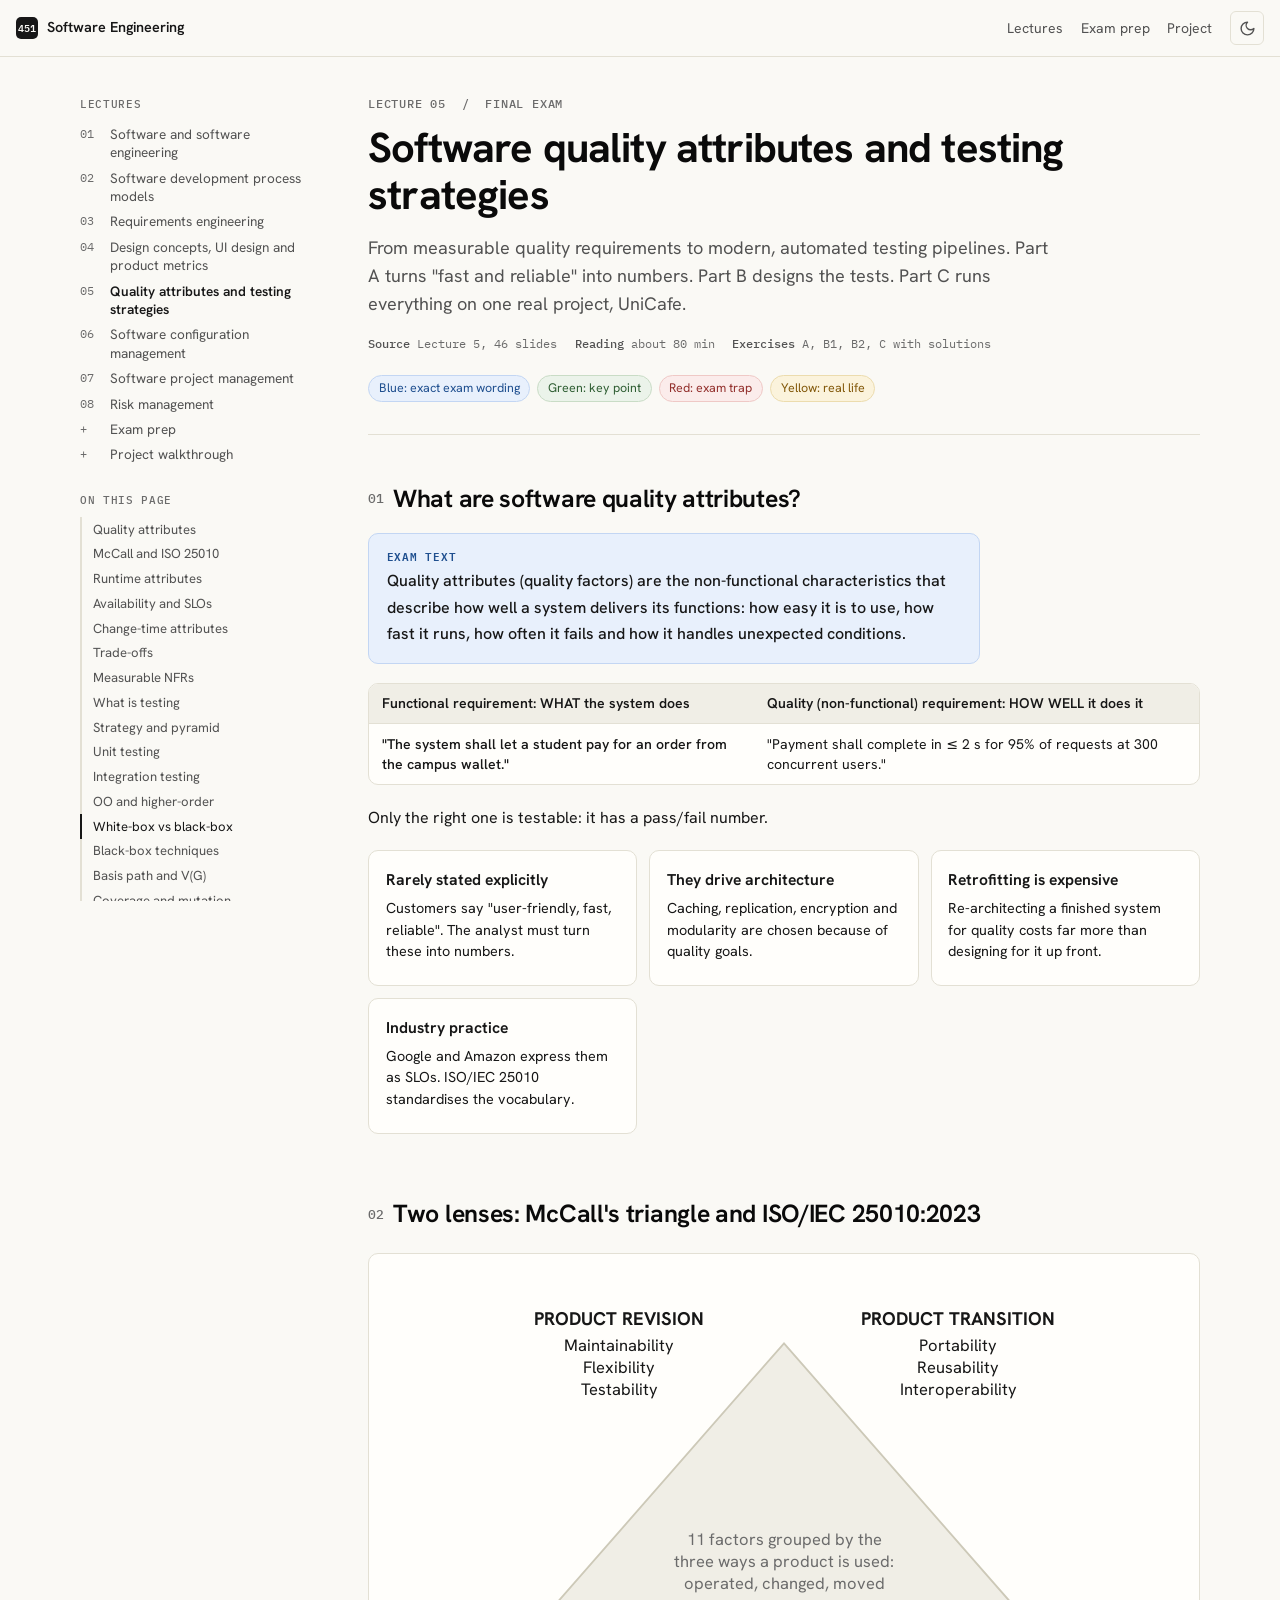
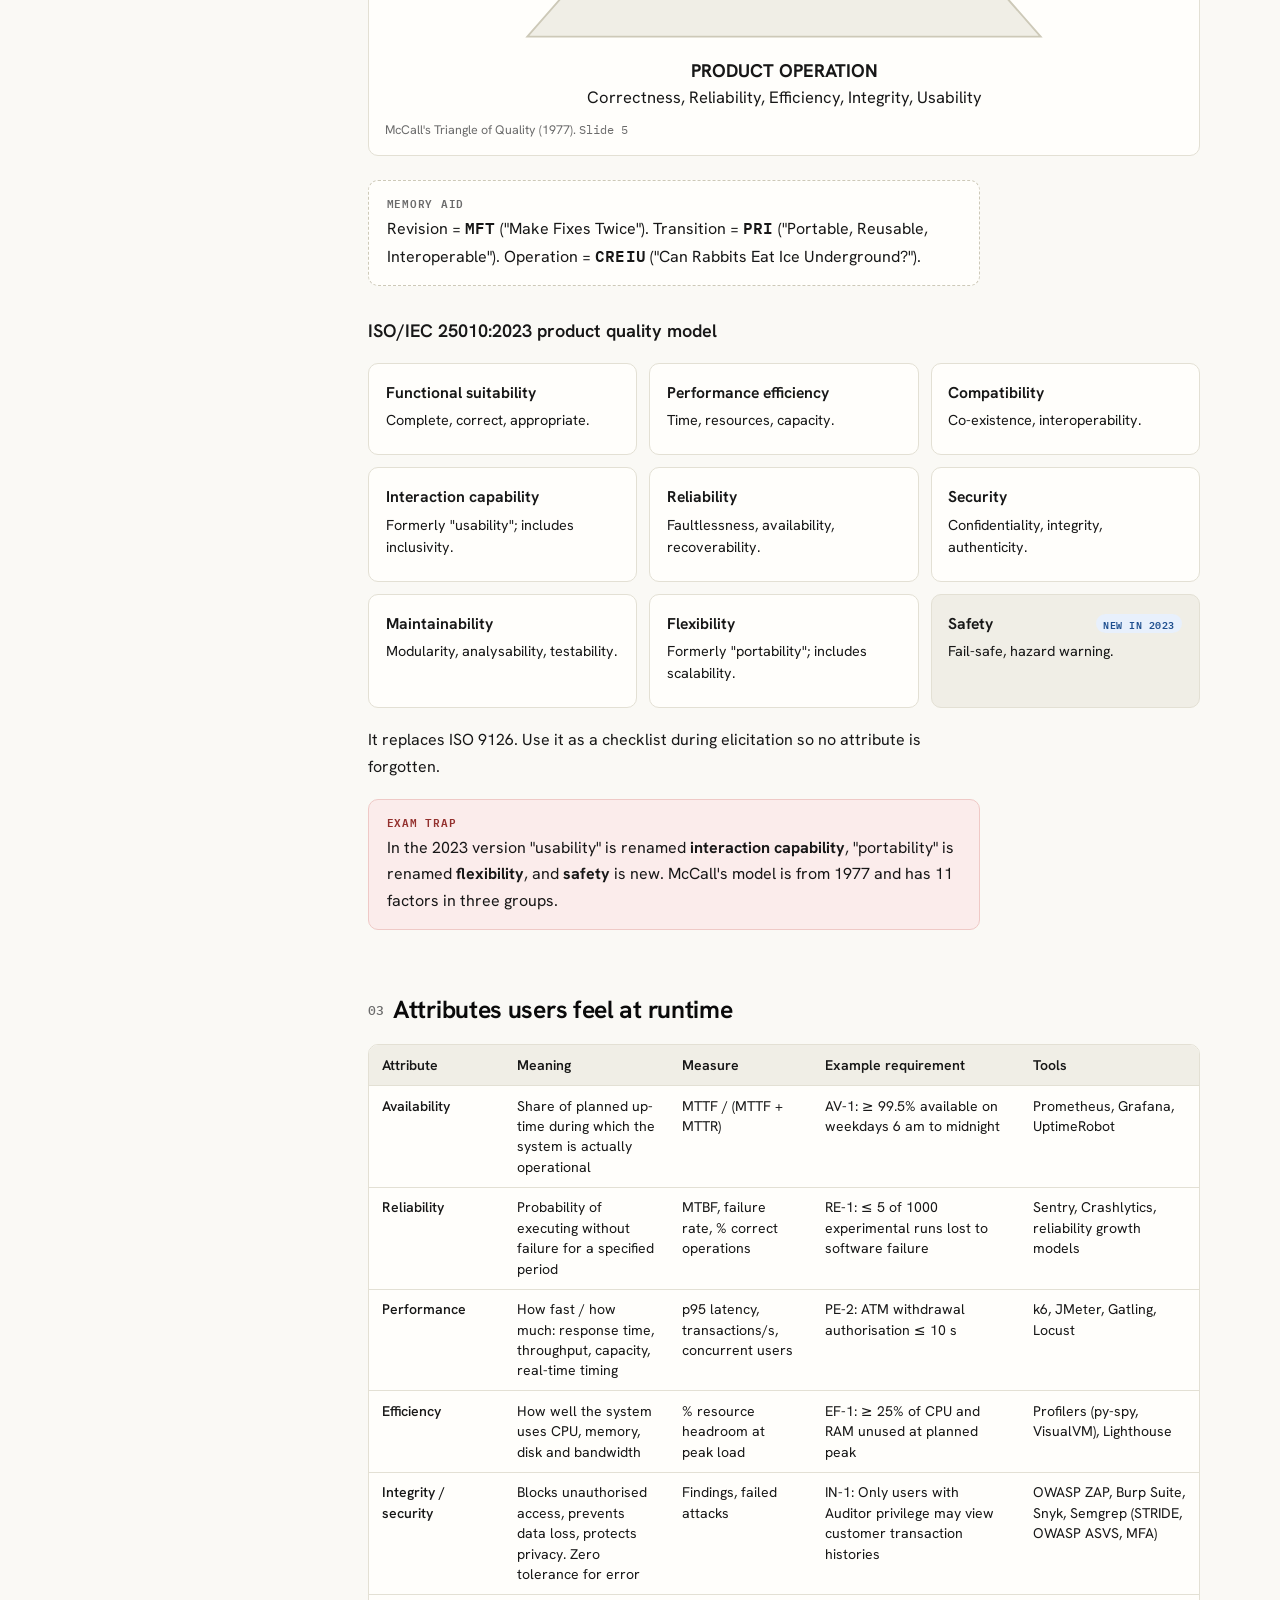
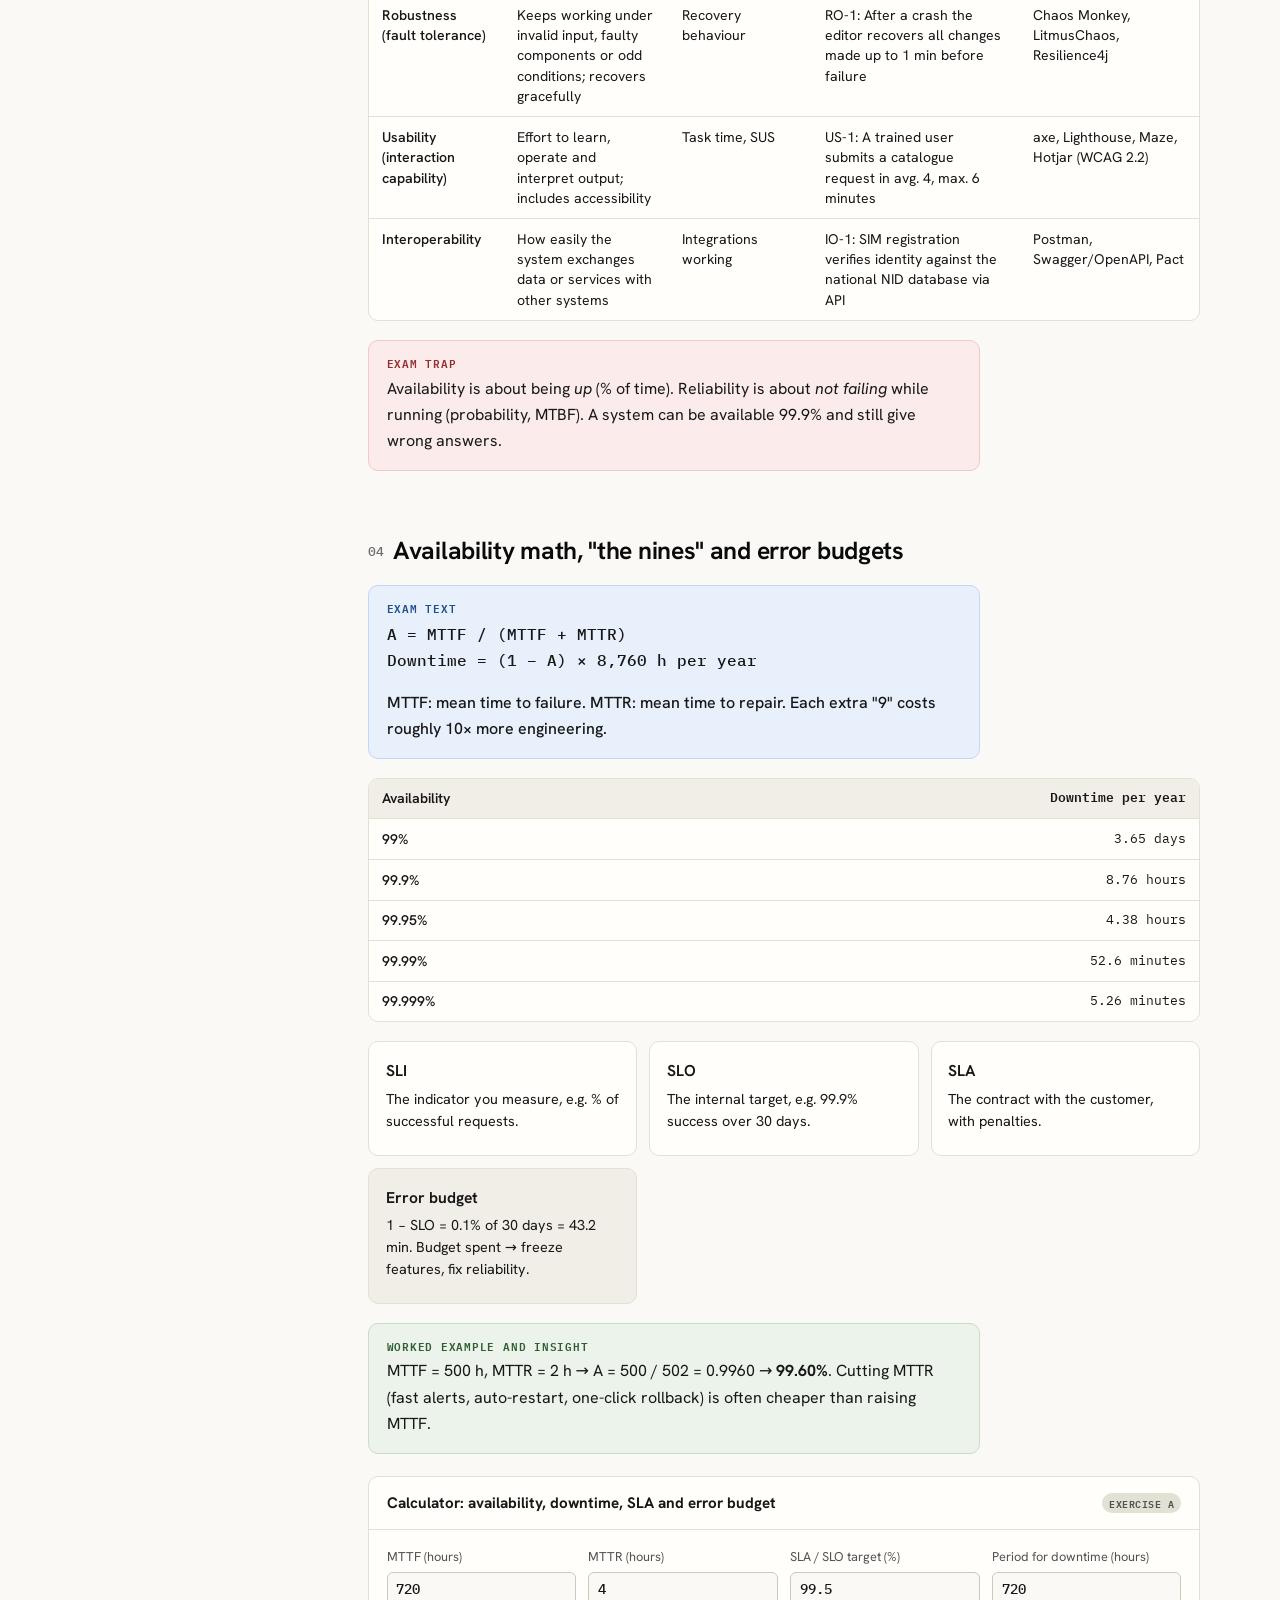
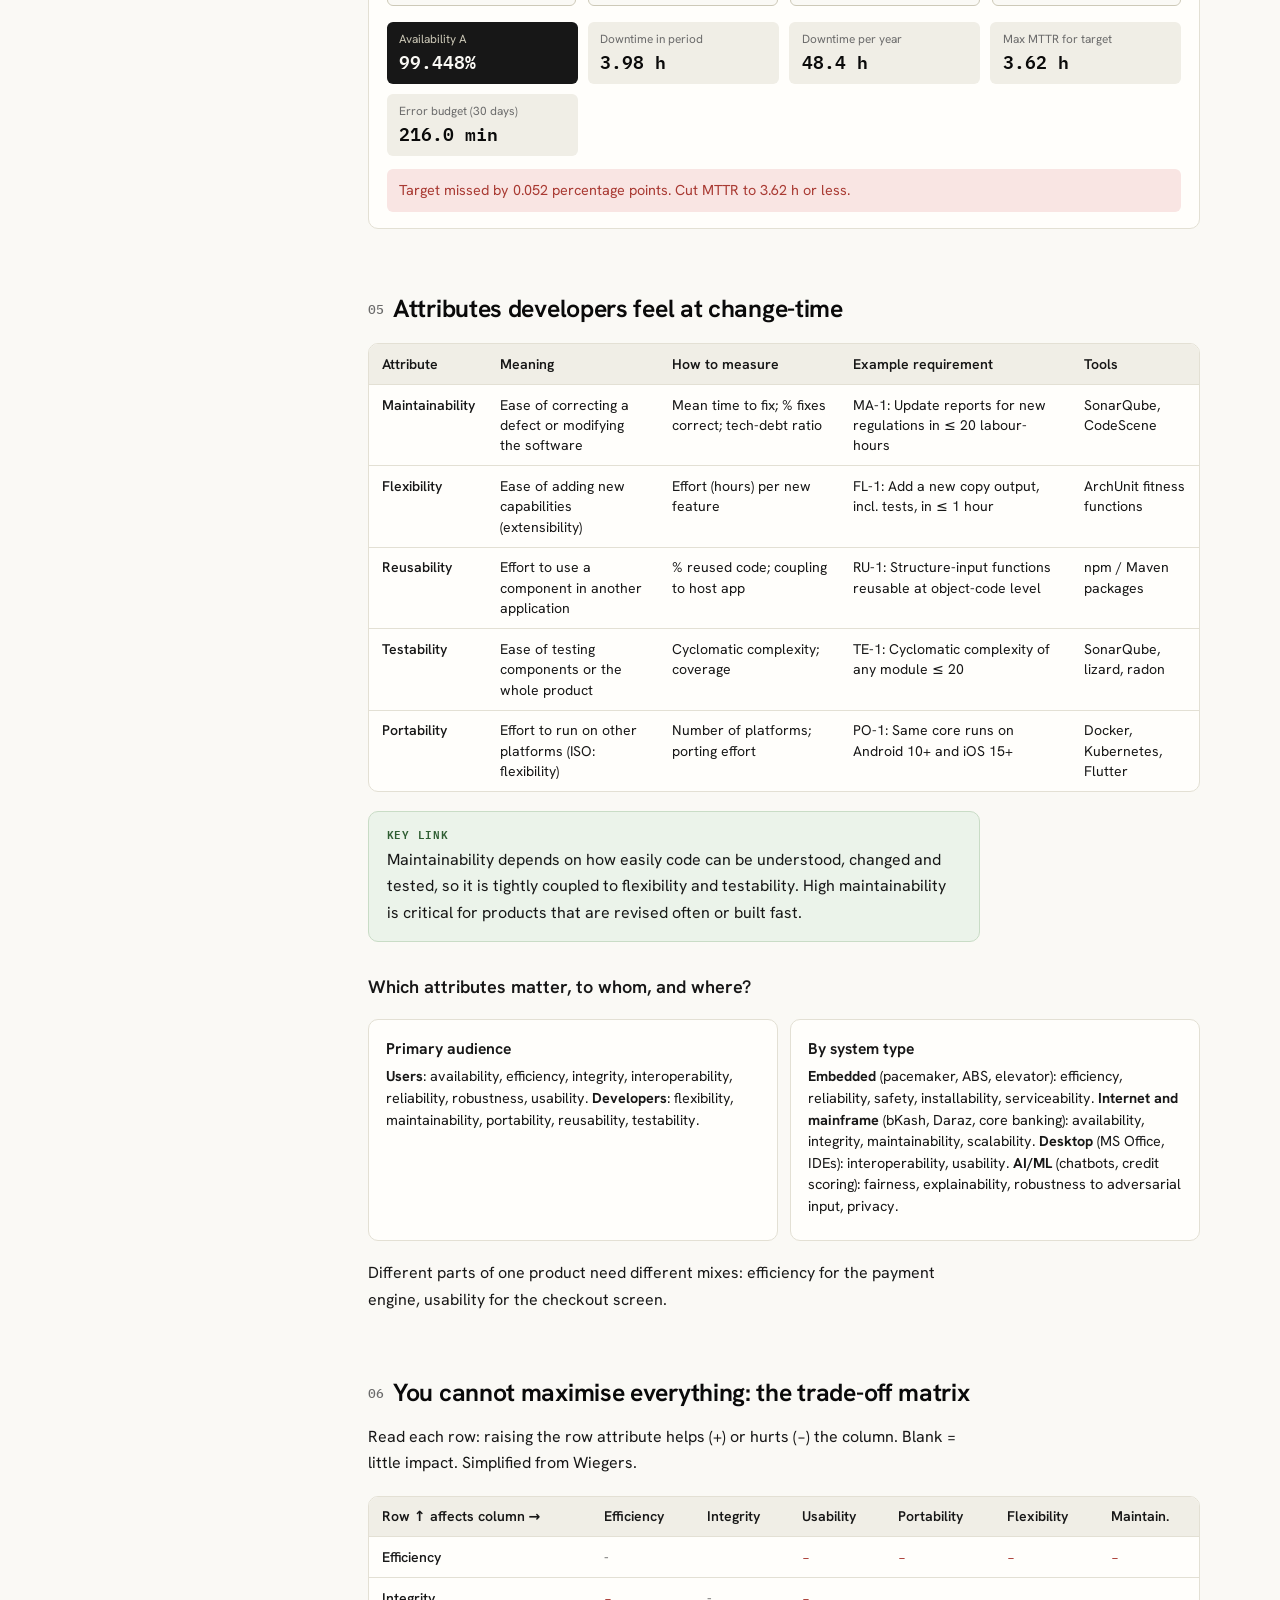
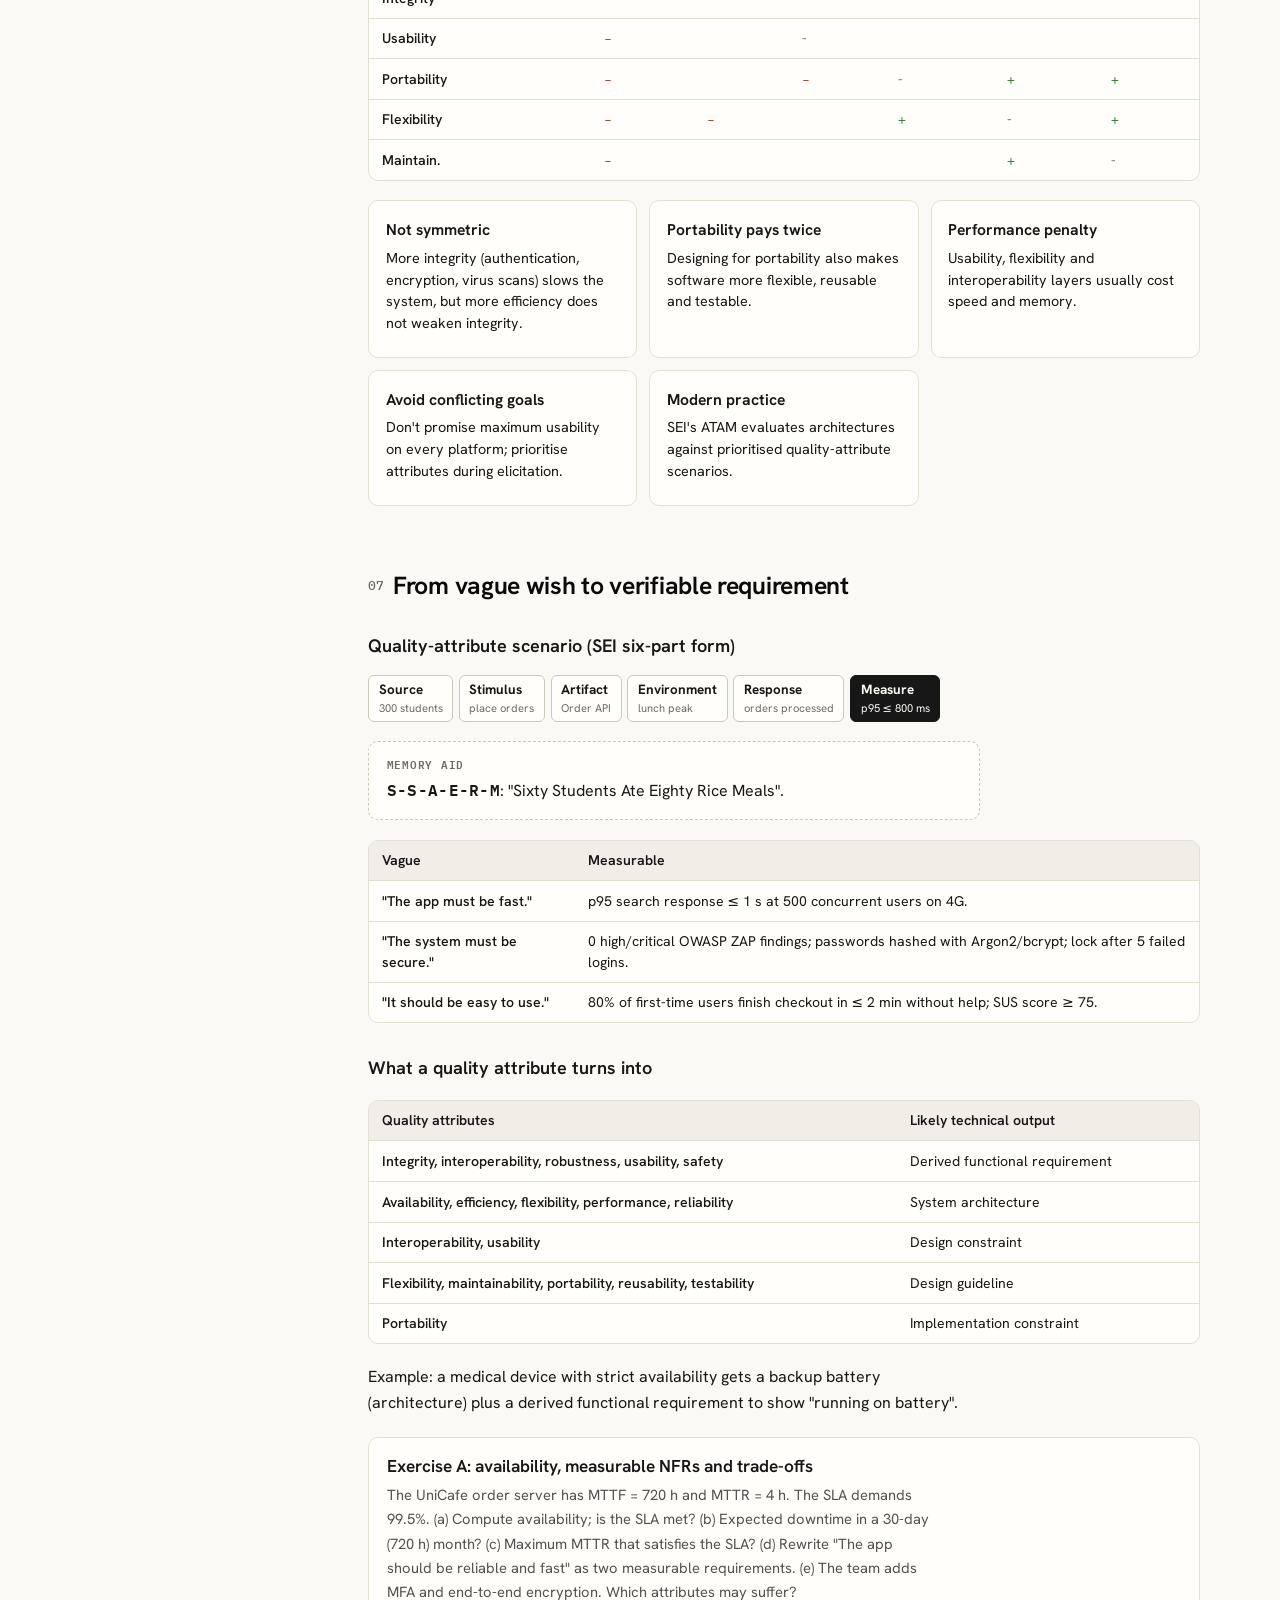
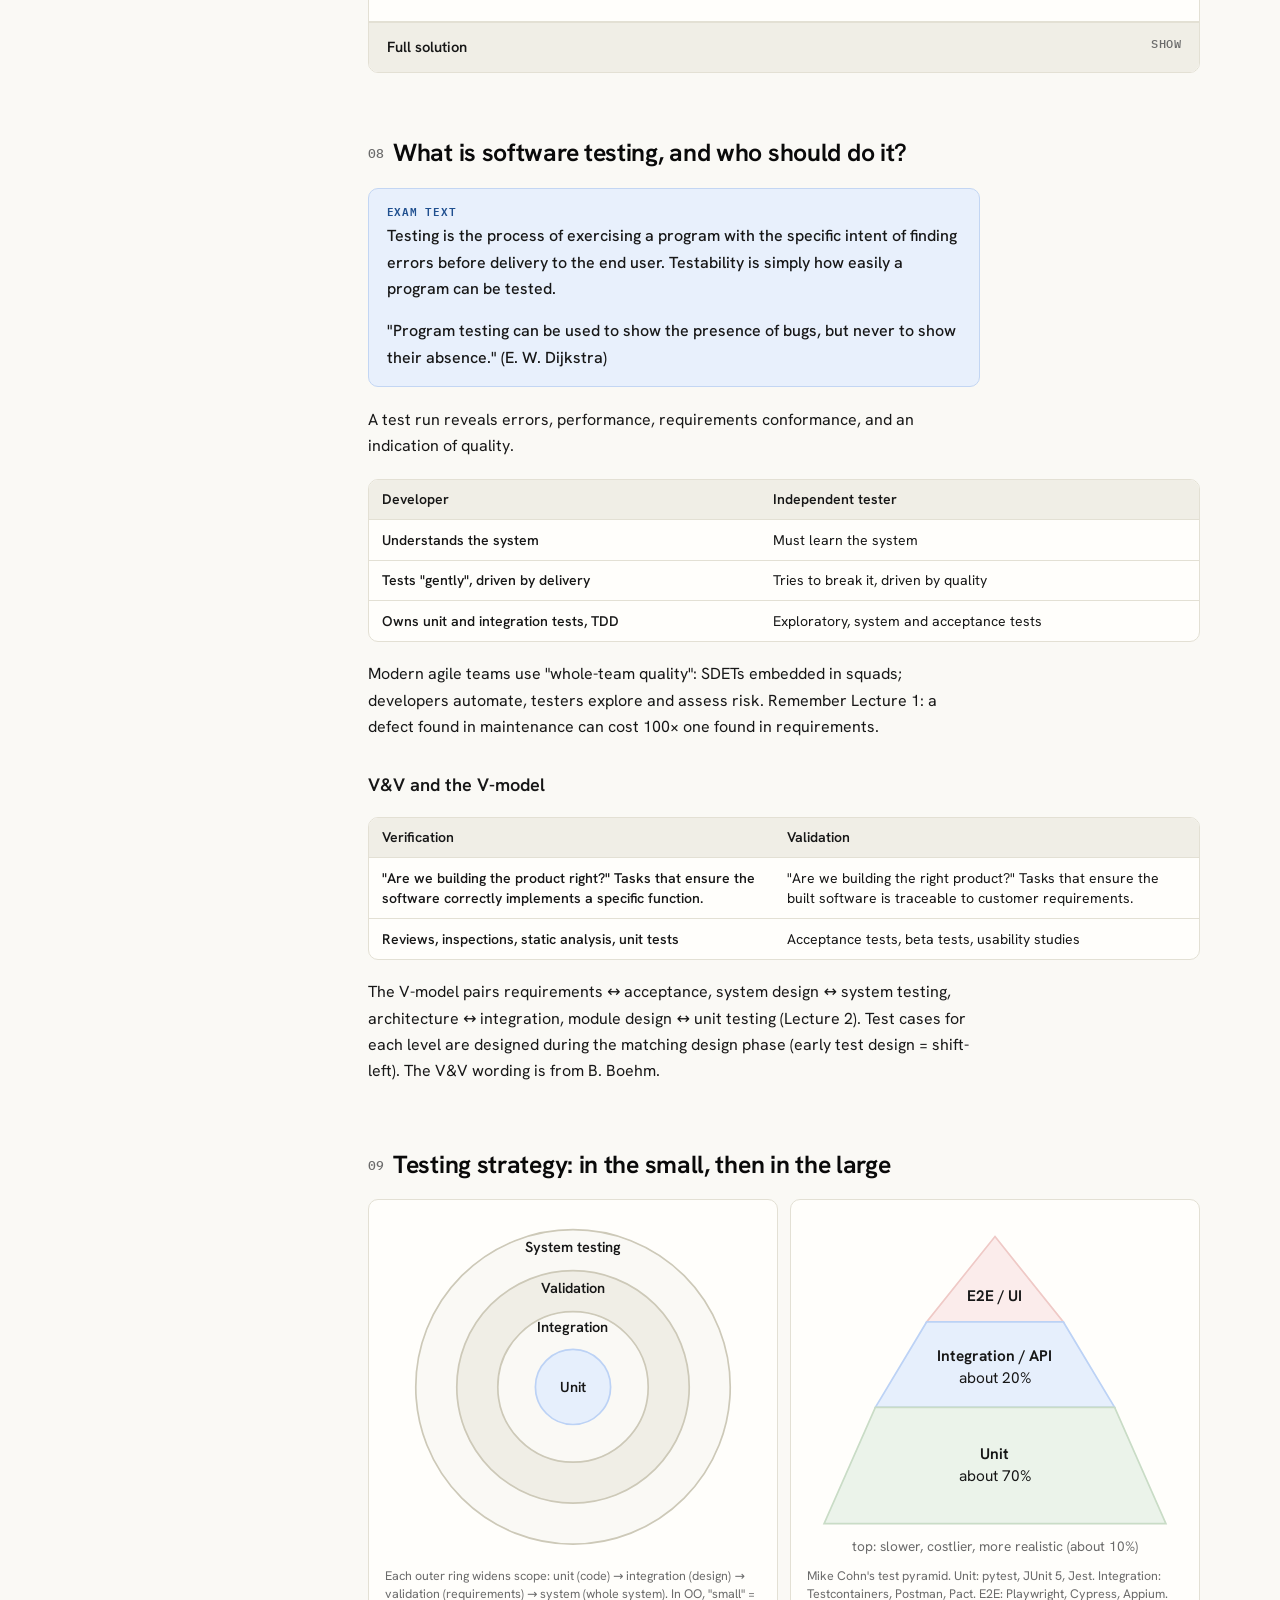
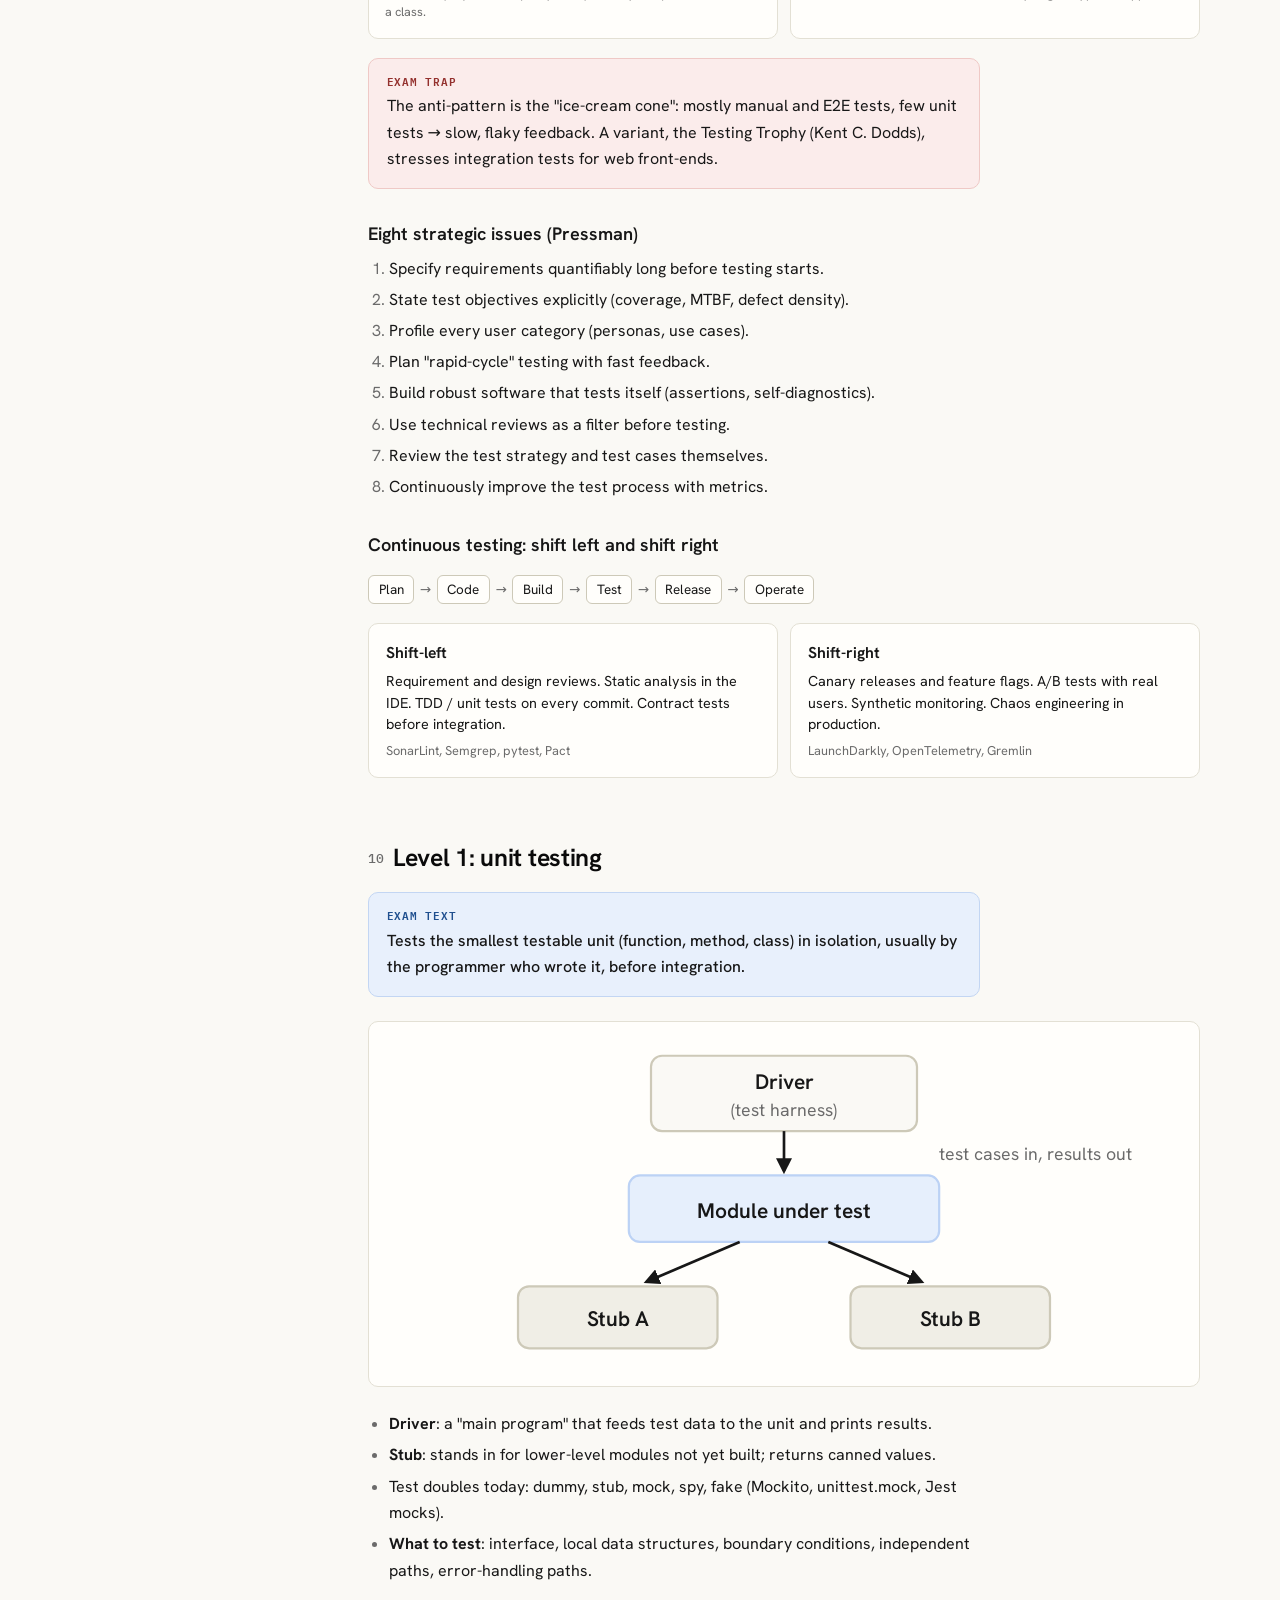
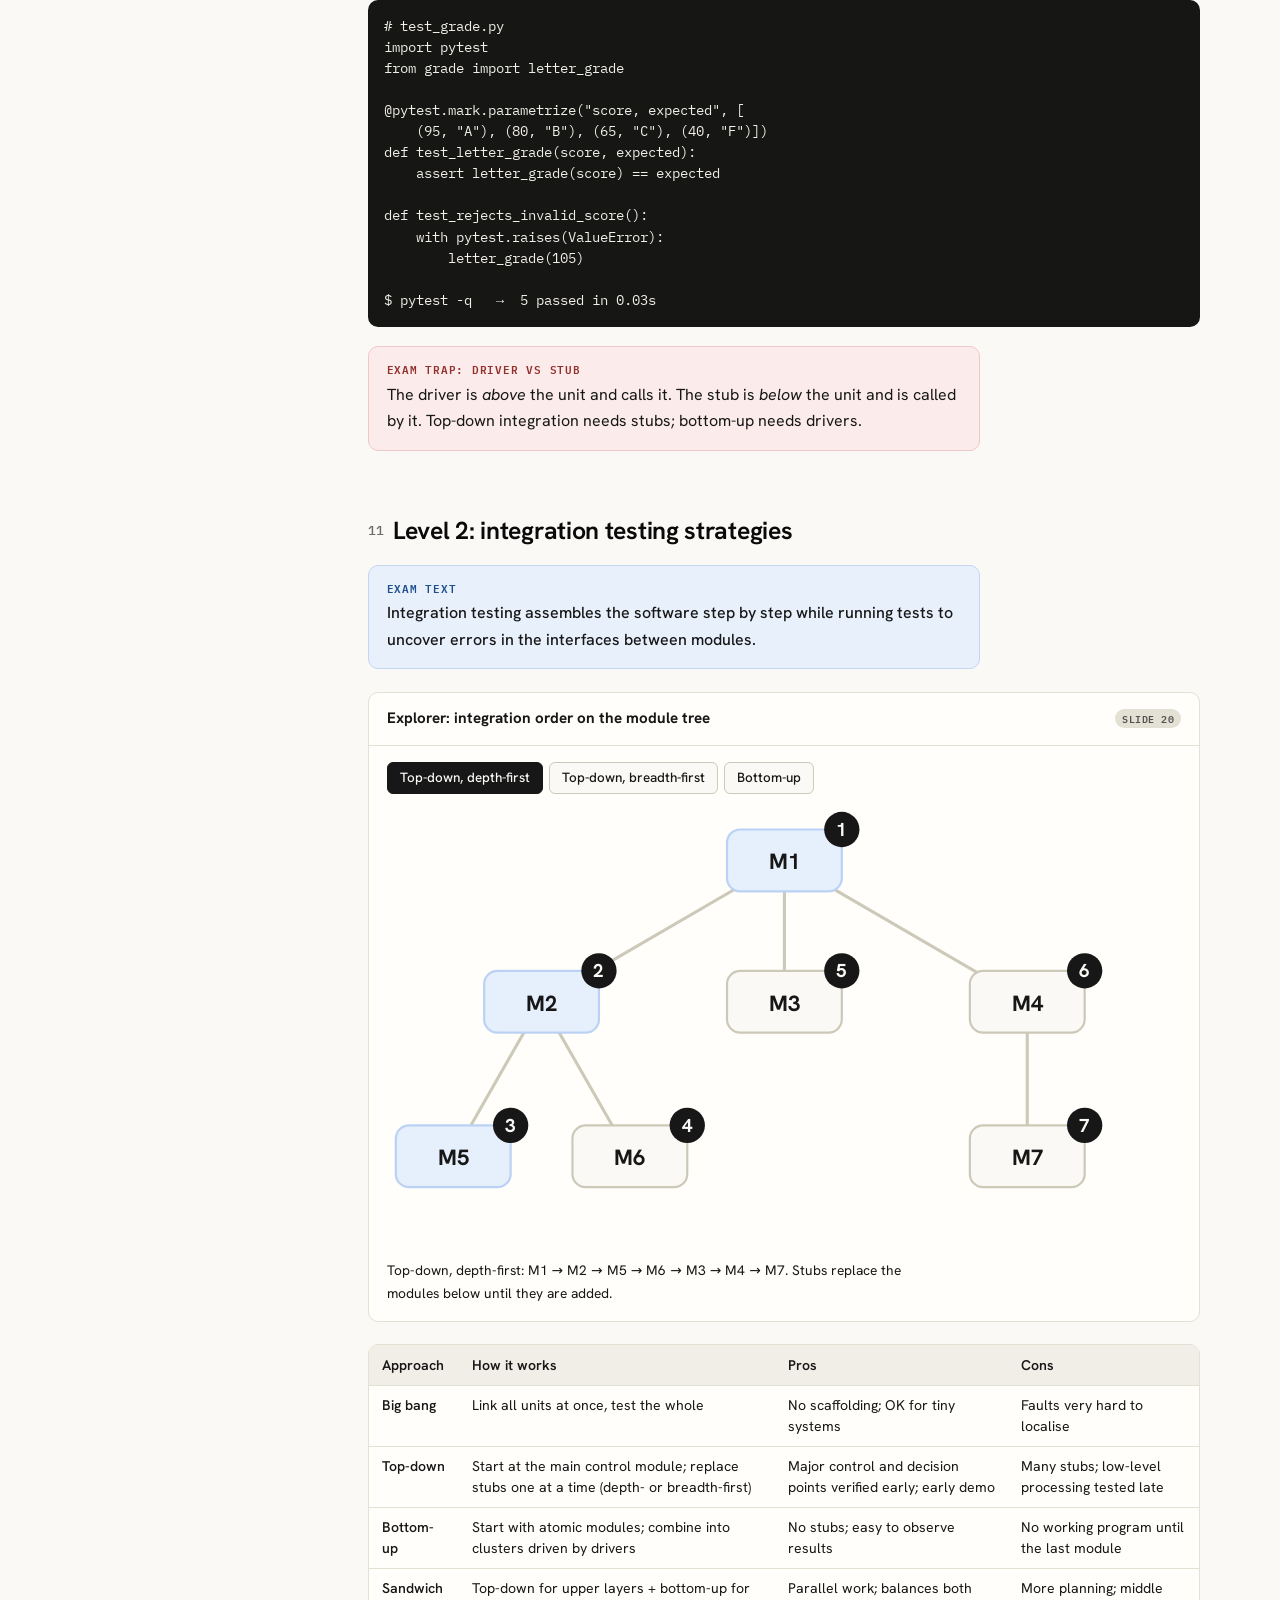
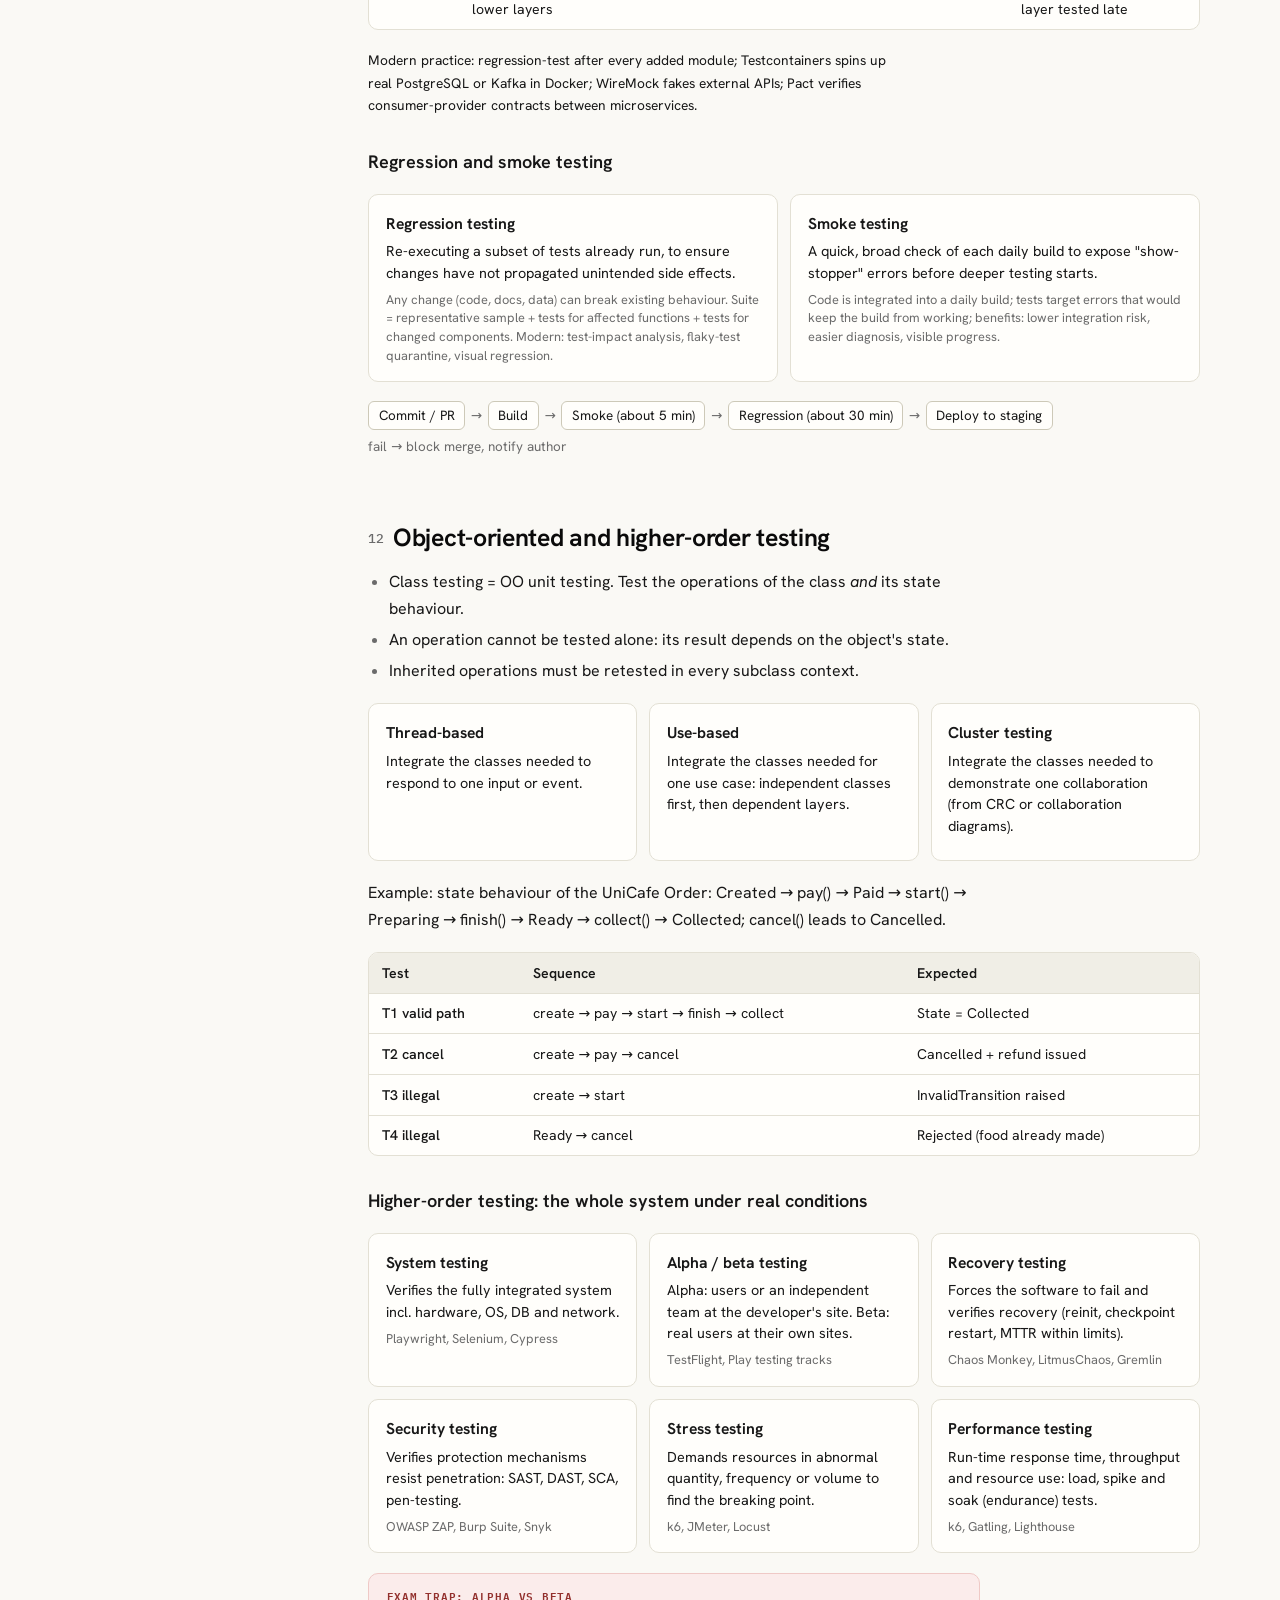
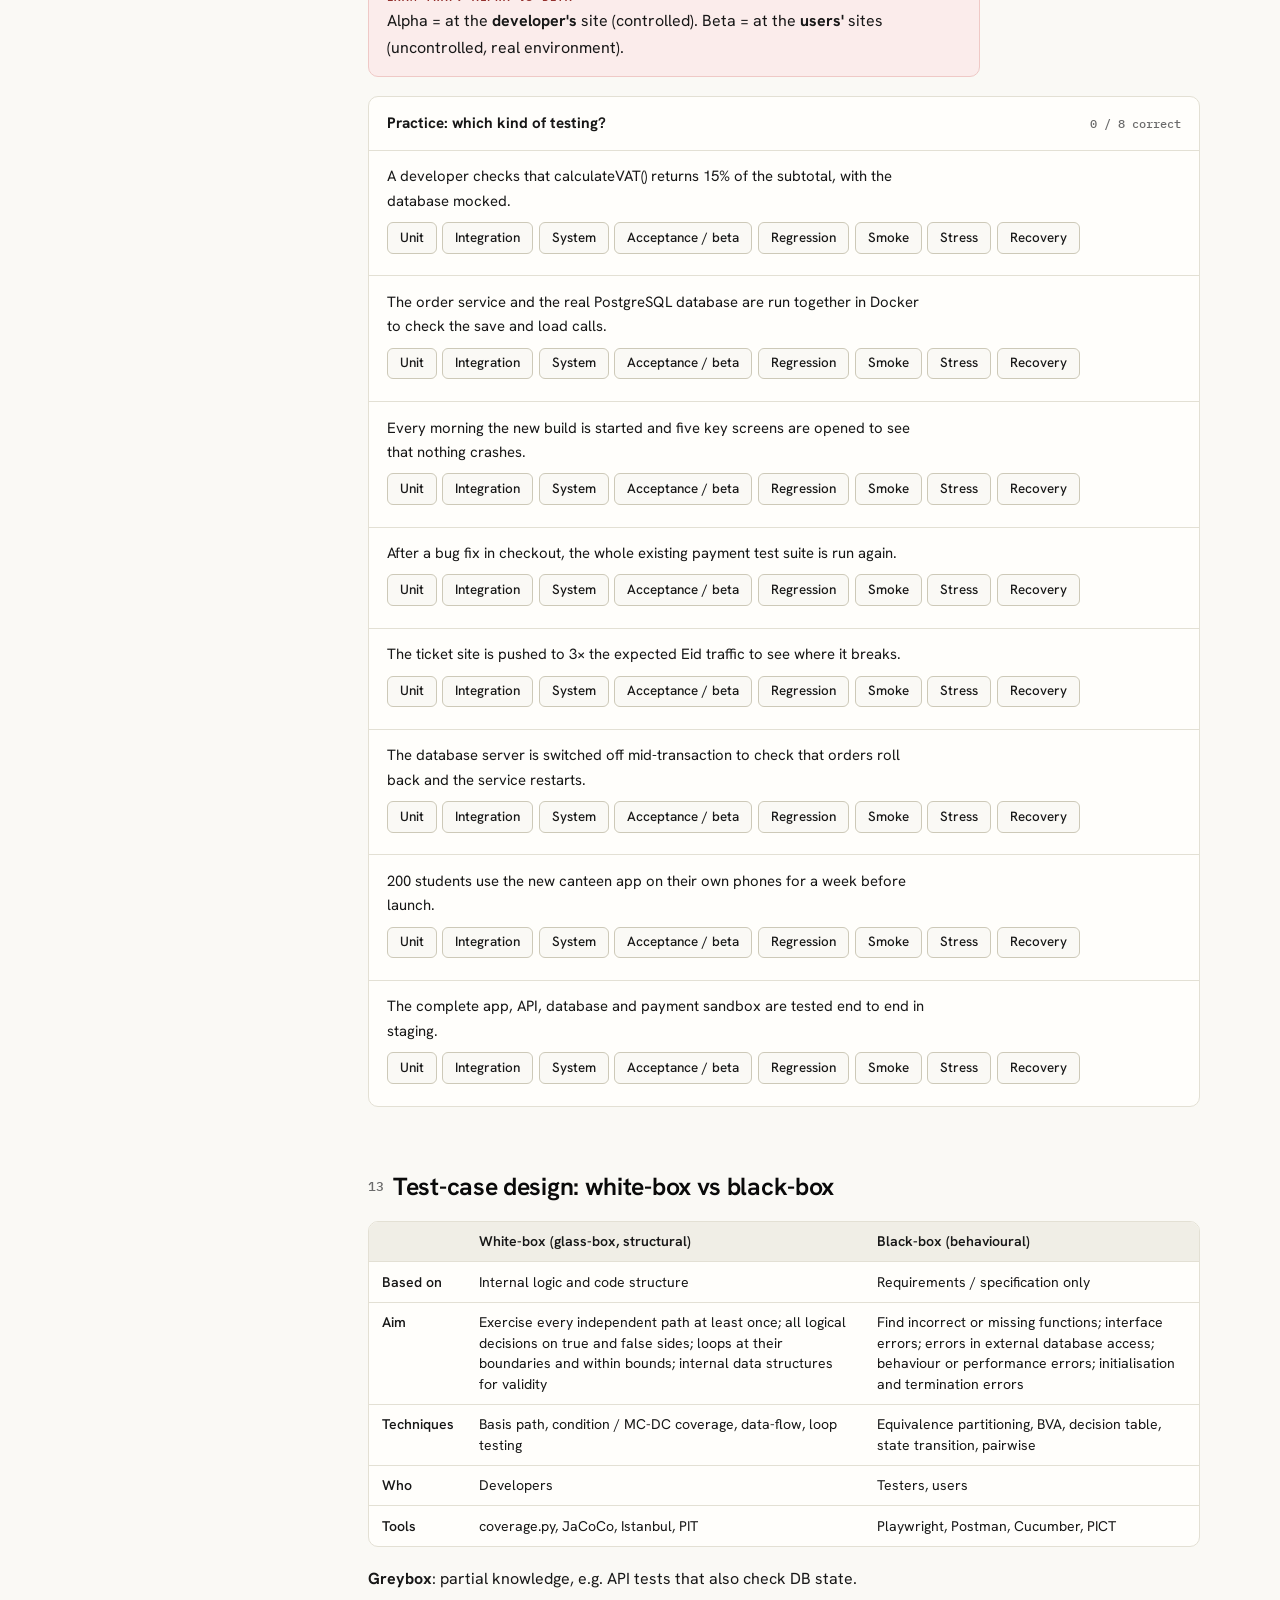
<file: lectures/05-quality-and-testing.html>
<!doctype html>
<html lang="en">
<head>
<meta charset="utf-8">
<meta name="viewport" content="width=device-width, initial-scale=1">
<title>Quality and Testing</title>
<meta name="description" content="CSE451 Lecture 5: quality attributes, availability and SLOs, test levels, black-box and white-box design, cyclomatic complexity, mutation, DRE and the UniCafe case.">
<script>try{var t=localStorage.getItem('theme');if(t?t==='dark':matchMedia('(prefers-color-scheme: dark)').matches)document.documentElement.classList.add('dark')}catch(e){}</script>
<link rel="stylesheet" href="../assets/style.css">
</head>
<body data-root=".." data-slug="05-quality-and-testing">
<a class="skip" href="#main">Skip to content</a>
<header id="site-header"></header>
<div class="chips" id="chips"></div>
<main id="main">
<div class="lecture">
<nav class="rail" id="rail" aria-label="Lectures"></nav>
<article class="article">

<header class="lecture-head">
  <p class="eyebrow">Lecture 05 &nbsp;/&nbsp; Final exam</p>
  <h1>Software quality attributes and testing strategies</h1>
  <p class="summary">From measurable quality requirements to modern, automated testing pipelines. Part A turns "fast and reliable" into numbers. Part B designs the tests. Part C runs everything on one real project, UniCafe.</p>
  <p class="meta"><span><b>Source</b> Lecture 5, 46 slides</span><span><b>Reading</b> about 80 min</span><span><b>Exercises</b> A, B1, B2, C with solutions</span></p>
  <div class="howto"><span class="h-exam">Blue: exact exam wording</span><span class="h-key">Green: key point</span><span class="h-trap">Red: exam trap</span><span class="h-real">Yellow: real life</span></div>
</header>

<div class="prose">

<section id="attributes">
<h2 data-short="Quality attributes"><span class="n">01</span>What are software quality attributes?</h2>
<div class="box exact"><span class="lbl">Exam text</span><p>Quality attributes (quality factors) are the non-functional characteristics that describe how well a system delivers its functions: how easy it is to use, how fast it runs, how often it fails and how it handles unexpected conditions.</p></div>
<div class="tscroll"><table><tr><th>Functional requirement: WHAT the system does</th><th>Quality (non-functional) requirement: HOW WELL it does it</th></tr>
<tr><td>"The system shall let a student pay for an order from the campus wallet."</td><td>"Payment shall complete in &le; 2 s for 95% of requests at 300 concurrent users."</td></tr></table></div>
<p>Only the right one is testable: it has a pass/fail number.</p>
<div class="cards">
  <div class="c"><h4>Rarely stated explicitly</h4><p>Customers say "user-friendly, fast, reliable". The analyst must turn these into numbers.</p></div>
  <div class="c"><h4>They drive architecture</h4><p>Caching, replication, encryption and modularity are chosen because of quality goals.</p></div>
  <div class="c"><h4>Retrofitting is expensive</h4><p>Re-architecting a finished system for quality costs far more than designing for it up front.</p></div>
  <div class="c"><h4>Industry practice</h4><p>Google and Amazon express them as SLOs. ISO/IEC 25010 standardises the vocabulary.</p></div>
</div>
</section>

<section id="models">
<h2 data-short="McCall and ISO 25010"><span class="n">02</span>Two lenses: McCall's triangle and ISO/IEC 25010:2023</h2>
<figure class="fig">
<svg viewBox="0 0 360 240" role="img" aria-label="McCall's triangle: product revision, product transition, product operation">
  <polygon points="180,40 320,200 40,200" class="f-sunk"/>
  <g font-size="10" font-weight="700" text-anchor="middle"><text x="90" y="30">PRODUCT REVISION</text><text x="275" y="30">PRODUCT TRANSITION</text><text x="180" y="222">PRODUCT OPERATION</text></g>
  <g font-size="9" text-anchor="middle"><text x="90" y="44">Maintainability</text><text x="90" y="56">Flexibility</text><text x="90" y="68">Testability</text>
  <text x="275" y="44">Portability</text><text x="275" y="56">Reusability</text><text x="275" y="68">Interoperability</text>
  <text x="180" y="236">Correctness, Reliability, Efficiency, Integrity, Usability</text></g>
  <text x="180" y="150" font-size="9" text-anchor="middle" class="t-muted">11 factors grouped by the</text><text x="180" y="162" font-size="9" text-anchor="middle" class="t-muted">three ways a product is used:</text><text x="180" y="174" font-size="9" text-anchor="middle" class="t-muted">operated, changed, moved</text>
</svg>
<figcaption>McCall's Triangle of Quality (1977). <span class="src">Slide 5</span></figcaption>
</figure>
<div class="box mem"><span class="lbl">Memory aid</span><p>Revision = <strong>MFT</strong> ("Make Fixes Twice"). Transition = <strong>PRI</strong> ("Portable, Reusable, Interoperable"). Operation = <strong>CREIU</strong> ("Can Rabbits Eat Ice Underground?").</p></div>
<h3>ISO/IEC 25010:2023 product quality model</h3>
<div class="cards">
  <div class="c"><h4>Functional suitability</h4><p>Complete, correct, appropriate.</p></div>
  <div class="c"><h4>Performance efficiency</h4><p>Time, resources, capacity.</p></div>
  <div class="c"><h4>Compatibility</h4><p>Co-existence, interoperability.</p></div>
  <div class="c"><h4>Interaction capability</h4><p>Formerly "usability"; includes inclusivity.</p></div>
  <div class="c"><h4>Reliability</h4><p>Faultlessness, availability, recoverability.</p></div>
  <div class="c"><h4>Security</h4><p>Confidentiality, integrity, authenticity.</p></div>
  <div class="c"><h4>Maintainability</h4><p>Modularity, analysability, testability.</p></div>
  <div class="c"><h4>Flexibility</h4><p>Formerly "portability"; includes scalability.</p></div>
  <div class="c tint"><h4>Safety <span class="tag blue">new in 2023</span></h4><p>Fail-safe, hazard warning.</p></div>
</div>
<p>It replaces ISO 9126. Use it as a checklist during elicitation so no attribute is forgotten.</p>
<div class="box trap"><span class="lbl">Exam trap</span><p>In the 2023 version "usability" is renamed <b>interaction capability</b>, "portability" is renamed <b>flexibility</b>, and <b>safety</b> is new. McCall's model is from 1977 and has 11 factors in three groups.</p></div>
</section>

<section id="runtime">
<h2 data-short="Runtime attributes"><span class="n">03</span>Attributes users feel at runtime</h2>
<div class="tscroll"><table>
<tr><th>Attribute</th><th>Meaning</th><th>Measure</th><th>Example requirement</th><th>Tools</th></tr>
<tr><td>Availability</td><td>Share of planned up-time during which the system is actually operational</td><td>MTTF / (MTTF + MTTR)</td><td>AV-1: &ge; 99.5% available on weekdays 6 am to midnight</td><td>Prometheus, Grafana, UptimeRobot</td></tr>
<tr><td>Reliability</td><td>Probability of executing without failure for a specified period</td><td>MTBF, failure rate, % correct operations</td><td>RE-1: &le; 5 of 1000 experimental runs lost to software failure</td><td>Sentry, Crashlytics, reliability growth models</td></tr>
<tr><td>Performance</td><td>How fast / how much: response time, throughput, capacity, real-time timing</td><td>p95 latency, transactions/s, concurrent users</td><td>PE-2: ATM withdrawal authorisation &le; 10 s</td><td>k6, JMeter, Gatling, Locust</td></tr>
<tr><td>Efficiency</td><td>How well the system uses CPU, memory, disk and bandwidth</td><td>% resource headroom at peak load</td><td>EF-1: &ge; 25% of CPU and RAM unused at planned peak</td><td>Profilers (py-spy, VisualVM), Lighthouse</td></tr>
<tr><td>Integrity / security</td><td>Blocks unauthorised access, prevents data loss, protects privacy. Zero tolerance for error</td><td>Findings, failed attacks</td><td>IN-1: Only users with Auditor privilege may view customer transaction histories</td><td>OWASP ZAP, Burp Suite, Snyk, Semgrep (STRIDE, OWASP ASVS, MFA)</td></tr>
<tr><td>Robustness (fault tolerance)</td><td>Keeps working under invalid input, faulty components or odd conditions; recovers gracefully</td><td>Recovery behaviour</td><td>RO-1: After a crash the editor recovers all changes made up to 1 min before failure</td><td>Chaos Monkey, LitmusChaos, Resilience4j</td></tr>
<tr><td>Usability (interaction capability)</td><td>Effort to learn, operate and interpret output; includes accessibility</td><td>Task time, SUS</td><td>US-1: A trained user submits a catalogue request in avg. 4, max. 6 minutes</td><td>axe, Lighthouse, Maze, Hotjar (WCAG 2.2)</td></tr>
<tr><td>Interoperability</td><td>How easily the system exchanges data or services with other systems</td><td>Integrations working</td><td>IO-1: SIM registration verifies identity against the national NID database via API</td><td>Postman, Swagger/OpenAPI, Pact</td></tr>
</table></div>
<div class="box trap"><span class="lbl">Exam trap</span><p>Availability is about being <em>up</em> (% of time). Reliability is about <em>not failing</em> while running (probability, MTBF). A system can be available 99.9% and still give wrong answers.</p></div>
</section>

<section id="availability">
<h2 data-short="Availability and SLOs"><span class="n">04</span>Availability math, "the nines" and error budgets</h2>
<div class="box exact"><span class="lbl">Exam text</span><p class="mono">A = MTTF / (MTTF + MTTR)<br>Downtime = (1 &minus; A) &times; 8,760 h per year</p><p>MTTF: mean time to failure. MTTR: mean time to repair. Each extra "9" costs roughly 10&times; more engineering.</p></div>
<div class="tscroll"><table><tr><th>Availability</th><th class="num">Downtime per year</th></tr>
<tr><td>99%</td><td class="num">3.65 days</td></tr><tr><td>99.9%</td><td class="num">8.76 hours</td></tr><tr><td>99.95%</td><td class="num">4.38 hours</td></tr><tr><td>99.99%</td><td class="num">52.6 minutes</td></tr><tr><td>99.999%</td><td class="num">5.26 minutes</td></tr></table></div>
<div class="cards">
  <div class="c"><h4>SLI</h4><p>The indicator you measure, e.g. % of successful requests.</p></div>
  <div class="c"><h4>SLO</h4><p>The internal target, e.g. 99.9% success over 30 days.</p></div>
  <div class="c"><h4>SLA</h4><p>The contract with the customer, with penalties.</p></div>
  <div class="c tint"><h4>Error budget</h4><p>1 &minus; SLO = 0.1% of 30 days = 43.2 min. Budget spent &rarr; freeze features, fix reliability.</p></div>
</div>
<div class="box key"><span class="lbl">Worked example and insight</span><p>MTTF = 500 h, MTTR = 2 h &rarr; A = 500 / 502 = 0.9960 &rarr; <strong>99.60%</strong>. Cutting MTTR (fast alerts, auto-restart, one-click rollback) is often cheaper than raising MTTF.</p></div>
<div class="calc" id="av">
  <div class="head"><strong>Calculator: availability, downtime, SLA and error budget</strong><span class="tag">Exercise A</span></div>
  <div class="body">
    <div class="fields">
      <label class="field">MTTF (hours)<input type="number" id="av-f" value="720" min="0"></label>
      <label class="field">MTTR (hours)<input type="number" id="av-r" value="4" min="0" step="0.1"></label>
      <label class="field">SLA / SLO target (%)<input type="number" id="av-s" value="99.5" step="0.01"></label>
      <label class="field">Period for downtime (hours)<input type="number" id="av-p" value="720"></label>
    </div>
    <div class="out" id="av-out"></div>
    <div class="verdict" id="av-v"></div>
  </div>
</div>
</section>

<section id="dev-attributes">
<h2 data-short="Change-time attributes"><span class="n">05</span>Attributes developers feel at change-time</h2>
<div class="tscroll"><table>
<tr><th>Attribute</th><th>Meaning</th><th>How to measure</th><th>Example requirement</th><th>Tools</th></tr>
<tr><td>Maintainability</td><td>Ease of correcting a defect or modifying the software</td><td>Mean time to fix; % fixes correct; tech-debt ratio</td><td>MA-1: Update reports for new regulations in &le; 20 labour-hours</td><td>SonarQube, CodeScene</td></tr>
<tr><td>Flexibility</td><td>Ease of adding new capabilities (extensibility)</td><td>Effort (hours) per new feature</td><td>FL-1: Add a new copy output, incl. tests, in &le; 1 hour</td><td>ArchUnit fitness functions</td></tr>
<tr><td>Reusability</td><td>Effort to use a component in another application</td><td>% reused code; coupling to host app</td><td>RU-1: Structure-input functions reusable at object-code level</td><td>npm / Maven packages</td></tr>
<tr><td>Testability</td><td>Ease of testing components or the whole product</td><td>Cyclomatic complexity; coverage</td><td>TE-1: Cyclomatic complexity of any module &le; 20</td><td>SonarQube, lizard, radon</td></tr>
<tr><td>Portability</td><td>Effort to run on other platforms (ISO: flexibility)</td><td>Number of platforms; porting effort</td><td>PO-1: Same core runs on Android 10+ and iOS 15+</td><td>Docker, Kubernetes, Flutter</td></tr>
</table></div>
<div class="box key"><span class="lbl">Key link</span><p>Maintainability depends on how easily code can be understood, changed and tested, so it is tightly coupled to flexibility and testability. High maintainability is critical for products that are revised often or built fast.</p></div>
<h3>Which attributes matter, to whom, and where?</h3>
<div class="cards two">
  <div class="c"><h4>Primary audience</h4><p><b>Users</b>: availability, efficiency, integrity, interoperability, reliability, robustness, usability. <b>Developers</b>: flexibility, maintainability, portability, reusability, testability.</p></div>
  <div class="c"><h4>By system type</h4><p><b>Embedded</b> (pacemaker, ABS, elevator): efficiency, reliability, safety, installability, serviceability. <b>Internet and mainframe</b> (bKash, Daraz, core banking): availability, integrity, maintainability, scalability. <b>Desktop</b> (MS Office, IDEs): interoperability, usability. <b>AI/ML</b> (chatbots, credit scoring): fairness, explainability, robustness to adversarial input, privacy.</p></div>
</div>
<p>Different parts of one product need different mixes: efficiency for the payment engine, usability for the checkout screen.</p>
</section>

<section id="tradeoffs">
<h2 data-short="Trade-offs"><span class="n">06</span>You cannot maximise everything: the trade-off matrix</h2>
<p>Read each row: raising the row attribute helps (+) or hurts (&minus;) the column. Blank = little impact. Simplified from Wiegers.</p>
<div class="tscroll"><table style="text-align:center">
<tr><th>Row &uarr; affects column &rarr;</th><th>Efficiency</th><th>Integrity</th><th>Usability</th><th>Portability</th><th>Flexibility</th><th>Maintain.</th></tr>
<tr><td>Efficiency</td><td class="muted">-</td><td></td><td style="color:var(--bad)">&minus;</td><td style="color:var(--bad)">&minus;</td><td style="color:var(--bad)">&minus;</td><td style="color:var(--bad)">&minus;</td></tr>
<tr><td>Integrity</td><td style="color:var(--bad)">&minus;</td><td class="muted">-</td><td style="color:var(--bad)">&minus;</td><td></td><td></td><td></td></tr>
<tr><td>Usability</td><td style="color:var(--bad)">&minus;</td><td></td><td class="muted">-</td><td></td><td></td><td></td></tr>
<tr><td>Portability</td><td style="color:var(--bad)">&minus;</td><td></td><td style="color:var(--bad)">&minus;</td><td class="muted">-</td><td style="color:var(--ok)">+</td><td style="color:var(--ok)">+</td></tr>
<tr><td>Flexibility</td><td style="color:var(--bad)">&minus;</td><td style="color:var(--bad)">&minus;</td><td></td><td style="color:var(--ok)">+</td><td class="muted">-</td><td style="color:var(--ok)">+</td></tr>
<tr><td>Maintain.</td><td style="color:var(--bad)">&minus;</td><td></td><td></td><td></td><td style="color:var(--ok)">+</td><td class="muted">-</td></tr>
</table></div>
<div class="cards">
  <div class="c"><h4>Not symmetric</h4><p>More integrity (authentication, encryption, virus scans) slows the system, but more efficiency does not weaken integrity.</p></div>
  <div class="c"><h4>Portability pays twice</h4><p>Designing for portability also makes software more flexible, reusable and testable.</p></div>
  <div class="c"><h4>Performance penalty</h4><p>Usability, flexibility and interoperability layers usually cost speed and memory.</p></div>
  <div class="c"><h4>Avoid conflicting goals</h4><p>Don't promise maximum usability on every platform; prioritise attributes during elicitation.</p></div>
  <div class="c"><h4>Modern practice</h4><p>SEI's ATAM evaluates architectures against prioritised quality-attribute scenarios.</p></div>
</div>
</section>

<section id="measurable">
<h2 data-short="Measurable NFRs"><span class="n">07</span>From vague wish to verifiable requirement</h2>
<h3>Quality-attribute scenario (SEI six-part form)</h3>
<div class="flow"><span><b>Source</b><br><small class="muted">300 students</small></span><span><b>Stimulus</b><br><small class="muted">place orders</small></span><span><b>Artifact</b><br><small class="muted">Order API</small></span><span><b>Environment</b><br><small class="muted">lunch peak</small></span><span><b>Response</b><br><small class="muted">orders processed</small></span><span class="hl"><b>Measure</b><br><small>p95 &le; 800 ms</small></span></div>
<div class="box mem"><span class="lbl">Memory aid</span><p><strong>S-S-A-E-R-M</strong>: "Sixty Students Ate Eighty Rice Meals".</p></div>
<div class="tscroll"><table><tr><th>Vague</th><th>Measurable</th></tr>
<tr><td>"The app must be fast."</td><td>p95 search response &le; 1 s at 500 concurrent users on 4G.</td></tr>
<tr><td>"The system must be secure."</td><td>0 high/critical OWASP ZAP findings; passwords hashed with Argon2/bcrypt; lock after 5 failed logins.</td></tr>
<tr><td>"It should be easy to use."</td><td>80% of first-time users finish checkout in &le; 2 min without help; SUS score &ge; 75.</td></tr></table></div>
<h3>What a quality attribute turns into</h3>
<div class="tscroll"><table><tr><th>Quality attributes</th><th>Likely technical output</th></tr>
<tr><td>Integrity, interoperability, robustness, usability, safety</td><td>Derived functional requirement</td></tr>
<tr><td>Availability, efficiency, flexibility, performance, reliability</td><td>System architecture</td></tr>
<tr><td>Interoperability, usability</td><td>Design constraint</td></tr>
<tr><td>Flexibility, maintainability, portability, reusability, testability</td><td>Design guideline</td></tr>
<tr><td>Portability</td><td>Implementation constraint</td></tr></table></div>
<p>Example: a medical device with strict availability gets a backup battery (architecture) plus a derived functional requirement to show "running on battery".</p>
<div class="ex-card">
  <header><h3>Exercise A: availability, measurable NFRs and trade-offs</h3><p>The UniCafe order server has MTTF = 720 h and MTTR = 4 h. The SLA demands 99.5%. (a) Compute availability; is the SLA met? (b) Expected downtime in a 30-day (720 h) month? (c) Maximum MTTR that satisfies the SLA? (d) Rewrite "The app should be reliable and fast" as two measurable requirements. (e) The team adds MFA and end-to-end encryption. Which attributes may suffer?</p></header>
  <details><summary>Full solution</summary><div class="sol">
    <p><strong>(a)</strong> A = 720 / (720 + 4) = 0.99448 &rarr; <strong>99.45%</strong> &#10007; misses 99.5%.</p>
    <p><strong>(b)</strong> Downtime = (1 &minus; 0.99448) &times; 720 h &asymp; <strong>3.98 h &asymp; 4 h per month</strong>.</p>
    <p><strong>(c)</strong> 720 / (720 + MTTR) &ge; 0.995 &rArr; MTTR &le; 720 &times; 0.005 / 0.995 = <strong>3.62 h</strong> (about 3 h 37 min). Target: automated failover/rollback.</p>
    <p><strong>(d)</strong> RE-1: &ge; 99.5% of payment transactions complete without error each month. PE-1: p95 order placement &le; 800 ms at 300 concurrent users.</p>
    <p><strong>(e)</strong> Integrity &uarr; but efficiency/performance &darr; (extra crypto and checks), usability &darr; (extra login step), interoperability &darr; (harder integration).</p>
  </div></details>
</div>
</section>

<section id="testing">
<h2 data-short="What is testing"><span class="n">08</span>What is software testing, and who should do it?</h2>
<div class="box exact"><span class="lbl">Exam text</span><p>Testing is the process of exercising a program with the specific intent of finding errors before delivery to the end user. Testability is simply how easily a program can be tested.</p><p>"Program testing can be used to show the presence of bugs, but never to show their absence." (E. W. Dijkstra)</p></div>
<p>A test run reveals errors, performance, requirements conformance, and an indication of quality.</p>
<div class="tscroll"><table><tr><th>Developer</th><th>Independent tester</th></tr>
<tr><td>Understands the system</td><td>Must learn the system</td></tr>
<tr><td>Tests "gently", driven by delivery</td><td>Tries to break it, driven by quality</td></tr>
<tr><td>Owns unit and integration tests, TDD</td><td>Exploratory, system and acceptance tests</td></tr></table></div>
<p>Modern agile teams use "whole-team quality": SDETs embedded in squads; developers automate, testers explore and assess risk. Remember Lecture 1: a defect found in maintenance can cost 100&times; one found in requirements.</p>
<h3>V&amp;V and the V-model</h3>
<div class="tscroll"><table><tr><th>Verification</th><th>Validation</th></tr>
<tr><td>"Are we building the product right?" Tasks that ensure the software correctly implements a specific function.</td><td>"Are we building the right product?" Tasks that ensure the built software is traceable to customer requirements.</td></tr>
<tr><td>Reviews, inspections, static analysis, unit tests</td><td>Acceptance tests, beta tests, usability studies</td></tr></table></div>
<p>The V-model pairs requirements &harr; acceptance, system design &harr; system testing, architecture &harr; integration, module design &harr; unit testing (Lecture 2). Test cases for each level are designed during the matching design phase (early test design = shift-left). The V&amp;V wording is from B. Boehm.</p>
</section>

<section id="strategy">
<h2 data-short="Strategy and pyramid"><span class="n">09</span>Testing strategy: in the small, then in the large</h2>
<div class="cards two">
<figure class="fig" style="margin:0">
<svg viewBox="0 0 220 200" role="img" aria-label="Testing spiral: unit at centre, then integration, validation, system">
  <circle cx="110" cy="100" r="92" class="f-box"/><circle cx="110" cy="100" r="68" class="f-sunk"/><circle cx="110" cy="100" r="44" class="f-box"/><circle cx="110" cy="100" r="22" class="f-acc-t"/>
  <g font-size="8.5" text-anchor="middle" font-weight="600"><text x="110" y="103">Unit</text><text x="110" y="68">Integration</text><text x="110" y="45">Validation</text><text x="110" y="21">System testing</text></g>
</svg>
<figcaption>Each outer ring widens scope: unit (code) &rarr; integration (design) &rarr; validation (requirements) &rarr; system (whole system). In OO, "small" = a class.</figcaption>
</figure>
<figure class="fig" style="margin:0">
<svg viewBox="0 0 220 200" role="img" aria-label="Test pyramid: unit 70%, integration 20%, end-to-end 10%">
  <polygon points="110,12 150,62 70,62" class="f-trap"/><polygon points="70,62 150,62 180,112 40,112" class="f-acc-t"/><polygon points="40,112 180,112 210,180 10,180" class="f-key"/>
  <g font-size="9" text-anchor="middle" font-weight="650"><text x="110" y="50">E2E / UI</text><text x="110" y="85">Integration / API</text><text x="110" y="98" font-weight="400">about 20%</text><text x="110" y="142">Unit</text><text x="110" y="155" font-weight="400">about 70%</text></g>
  <text x="110" y="196" font-size="8" text-anchor="middle" class="t-muted">top: slower, costlier, more realistic (about 10%)</text>
</svg>
<figcaption>Mike Cohn's test pyramid. Unit: pytest, JUnit 5, Jest. Integration: Testcontainers, Postman, Pact. E2E: Playwright, Cypress, Appium.</figcaption>
</figure>
</div>
<div class="box trap"><span class="lbl">Exam trap</span><p>The anti-pattern is the "ice-cream cone": mostly manual and E2E tests, few unit tests &rarr; slow, flaky feedback. A variant, the Testing Trophy (Kent C. Dodds), stresses integration tests for web front-ends.</p></div>
<h3>Eight strategic issues (Pressman)</h3>
<ol>
<li>Specify requirements quantifiably long before testing starts.</li>
<li>State test objectives explicitly (coverage, MTBF, defect density).</li>
<li>Profile every user category (personas, use cases).</li>
<li>Plan "rapid-cycle" testing with fast feedback.</li>
<li>Build robust software that tests itself (assertions, self-diagnostics).</li>
<li>Use technical reviews as a filter before testing.</li>
<li>Review the test strategy and test cases themselves.</li>
<li>Continuously improve the test process with metrics.</li>
</ol>
<h3>Continuous testing: shift left and shift right</h3>
<div class="flow"><span>Plan</span><i>&rarr;</i><span>Code</span><i>&rarr;</i><span>Build</span><i>&rarr;</i><span>Test</span><i>&rarr;</i><span>Release</span><i>&rarr;</i><span>Operate</span></div>
<div class="cards two">
  <div class="c"><h4>Shift-left</h4><p>Requirement and design reviews. Static analysis in the IDE. TDD / unit tests on every commit. Contract tests before integration.</p><span class="ex">SonarLint, Semgrep, pytest, Pact</span></div>
  <div class="c"><h4>Shift-right</h4><p>Canary releases and feature flags. A/B tests with real users. Synthetic monitoring. Chaos engineering in production.</p><span class="ex">LaunchDarkly, OpenTelemetry, Gremlin</span></div>
</div>
</section>

<section id="unit">
<h2 data-short="Unit testing"><span class="n">10</span>Level 1: unit testing</h2>
<div class="box exact"><span class="lbl">Exam text</span><p>Tests the smallest testable unit (function, method, class) in isolation, usually by the programmer who wrote it, before integration.</p></div>
<figure class="fig">
<svg viewBox="0 0 360 150" role="img" aria-label="Driver calls module under test, which calls stubs A and B">
  <defs><marker id="un" viewBox="0 0 10 10" refX="8" refY="5" markerWidth="6" markerHeight="6" orient="auto"><path d="M0,0 L10,5 L0,10 z" class="f-ink"/></marker></defs>
  <g font-size="9.5" text-anchor="middle" font-weight="600">
  <rect x="120" y="8" width="120" height="34" rx="5" class="f-box"/><text x="180" y="23">Driver</text><text x="180" y="35" font-weight="400" font-size="8" class="t-muted">(test harness)</text>
  <rect x="110" y="62" width="140" height="30" rx="5" class="f-acc-t"/><text x="180" y="81">Module under test</text>
  <rect x="60" y="112" width="90" height="28" rx="5" class="f-sunk"/><text x="105" y="130">Stub A</text>
  <rect x="210" y="112" width="90" height="28" rx="5" class="f-sunk"/><text x="255" y="130">Stub B</text></g>
  <g class="s-ink" stroke-width="1.2" marker-end="url(#un)"><path d="M180,42 V60"/><path d="M160,92 L118,110"/><path d="M200,92 L242,110"/></g>
  <text x="250" y="55" font-size="8" class="t-muted">test cases in, results out</text>
</svg>
</figure>
<ul>
<li><b>Driver</b>: a "main program" that feeds test data to the unit and prints results.</li>
<li><b>Stub</b>: stands in for lower-level modules not yet built; returns canned values.</li>
<li>Test doubles today: dummy, stub, mock, spy, fake (Mockito, unittest.mock, Jest mocks).</li>
<li><b>What to test</b>: interface, local data structures, boundary conditions, independent paths, error-handling paths.</li>
</ul>
<pre><code># test_grade.py
import pytest
from grade import letter_grade

@pytest.mark.parametrize("score, expected", [
    (95, "A"), (80, "B"), (65, "C"), (40, "F")])
def test_letter_grade(score, expected):
    assert letter_grade(score) == expected

def test_rejects_invalid_score():
    with pytest.raises(ValueError):
        letter_grade(105)

$ pytest -q   &rarr;  5 passed in 0.03s</code></pre>
<div class="box trap"><span class="lbl">Exam trap: driver vs stub</span><p>The driver is <em>above</em> the unit and calls it. The stub is <em>below</em> the unit and is called by it. Top-down integration needs stubs; bottom-up needs drivers.</p></div>
</section>

<section id="integration">
<h2 data-short="Integration testing"><span class="n">11</span>Level 2: integration testing strategies</h2>
<div class="box exact"><span class="lbl">Exam text</span><p>Integration testing assembles the software step by step while running tests to uncover errors in the interfaces between modules.</p></div>
<div class="calc" id="intg">
  <div class="head"><strong>Explorer: integration order on the module tree</strong><span class="tag">Slide 20</span></div>
  <div class="body">
    <div style="display:flex;gap:.4rem;flex-wrap:wrap;margin-bottom:.6rem">
      <button class="btn primary" type="button" data-o="df">Top-down, depth-first</button><button class="btn" type="button" data-o="bf">Top-down, breadth-first</button><button class="btn" type="button" data-o="bu">Bottom-up</button>
    </div>
    <svg id="ig-svg" viewBox="0 0 360 200" role="img" aria-label="Module tree M1 to M7 with integration order numbers"></svg>
    <p class="small" id="ig-txt" style="margin:.4rem 0 0"></p>
  </div>
</div>
<div class="tscroll"><table><tr><th>Approach</th><th>How it works</th><th>Pros</th><th>Cons</th></tr>
<tr><td>Big bang</td><td>Link all units at once, test the whole</td><td>No scaffolding; OK for tiny systems</td><td>Faults very hard to localise</td></tr>
<tr><td>Top-down</td><td>Start at the main control module; replace stubs one at a time (depth- or breadth-first)</td><td>Major control and decision points verified early; early demo</td><td>Many stubs; low-level processing tested late</td></tr>
<tr><td>Bottom-up</td><td>Start with atomic modules; combine into clusters driven by drivers</td><td>No stubs; easy to observe results</td><td>No working program until the last module</td></tr>
<tr><td>Sandwich</td><td>Top-down for upper layers + bottom-up for lower layers</td><td>Parallel work; balances both</td><td>More planning; middle layer tested late</td></tr></table></div>
<p class="small">Modern practice: regression-test after every added module; Testcontainers spins up real PostgreSQL or Kafka in Docker; WireMock fakes external APIs; Pact verifies consumer-provider contracts between microservices.</p>
<h3>Regression and smoke testing</h3>
<div class="cards two">
  <div class="c"><h4>Regression testing</h4><p>Re-executing a subset of tests already run, to ensure changes have not propagated unintended side effects.</p><span class="ex">Any change (code, docs, data) can break existing behaviour. Suite = representative sample + tests for affected functions + tests for changed components. Modern: test-impact analysis, flaky-test quarantine, visual regression.</span></div>
  <div class="c"><h4>Smoke testing</h4><p>A quick, broad check of each daily build to expose "show-stopper" errors before deeper testing starts.</p><span class="ex">Code is integrated into a daily build; tests target errors that would keep the build from working; benefits: lower integration risk, easier diagnosis, visible progress.</span></div>
</div>
<div class="flow"><span>Commit / PR</span><i>&rarr;</i><span>Build</span><i>&rarr;</i><span>Smoke (about 5 min)</span><i>&rarr;</i><span>Regression (about 30 min)</span><i>&rarr;</i><span>Deploy to staging</span><i>fail &rarr; block merge, notify author</i></div>
</section>

<section id="oo">
<h2 data-short="OO and higher-order"><span class="n">12</span>Object-oriented and higher-order testing</h2>
<ul>
<li>Class testing = OO unit testing. Test the operations of the class <em>and</em> its state behaviour.</li>
<li>An operation cannot be tested alone: its result depends on the object's state.</li>
<li>Inherited operations must be retested in every subclass context.</li>
</ul>
<div class="cards">
  <div class="c"><h4>Thread-based</h4><p>Integrate the classes needed to respond to one input or event.</p></div>
  <div class="c"><h4>Use-based</h4><p>Integrate the classes needed for one use case: independent classes first, then dependent layers.</p></div>
  <div class="c"><h4>Cluster testing</h4><p>Integrate the classes needed to demonstrate one collaboration (from CRC or collaboration diagrams).</p></div>
</div>
<p>Example: state behaviour of the UniCafe Order: Created &rarr; pay() &rarr; Paid &rarr; start() &rarr; Preparing &rarr; finish() &rarr; Ready &rarr; collect() &rarr; Collected; cancel() leads to Cancelled.</p>
<div class="tscroll"><table><tr><th>Test</th><th>Sequence</th><th>Expected</th></tr>
<tr><td>T1 valid path</td><td>create &rarr; pay &rarr; start &rarr; finish &rarr; collect</td><td>State = Collected</td></tr>
<tr><td>T2 cancel</td><td>create &rarr; pay &rarr; cancel</td><td>Cancelled + refund issued</td></tr>
<tr><td>T3 illegal</td><td>create &rarr; start</td><td>InvalidTransition raised</td></tr>
<tr><td>T4 illegal</td><td>Ready &rarr; cancel</td><td>Rejected (food already made)</td></tr></table></div>
<h3>Higher-order testing: the whole system under real conditions</h3>
<div class="cards">
  <div class="c"><h4>System testing</h4><p>Verifies the fully integrated system incl. hardware, OS, DB and network.</p><span class="ex">Playwright, Selenium, Cypress</span></div>
  <div class="c"><h4>Alpha / beta testing</h4><p>Alpha: users or an independent team at the developer's site. Beta: real users at their own sites.</p><span class="ex">TestFlight, Play testing tracks</span></div>
  <div class="c"><h4>Recovery testing</h4><p>Forces the software to fail and verifies recovery (reinit, checkpoint restart, MTTR within limits).</p><span class="ex">Chaos Monkey, LitmusChaos, Gremlin</span></div>
  <div class="c"><h4>Security testing</h4><p>Verifies protection mechanisms resist penetration: SAST, DAST, SCA, pen-testing.</p><span class="ex">OWASP ZAP, Burp Suite, Snyk</span></div>
  <div class="c"><h4>Stress testing</h4><p>Demands resources in abnormal quantity, frequency or volume to find the breaking point.</p><span class="ex">k6, JMeter, Locust</span></div>
  <div class="c"><h4>Performance testing</h4><p>Run-time response time, throughput and resource use: load, spike and soak (endurance) tests.</p><span class="ex">k6, Gatling, Lighthouse</span></div>
</div>
<div class="box trap"><span class="lbl">Exam trap: alpha vs beta</span><p>Alpha = at the <b>developer's</b> site (controlled). Beta = at the <b>users'</b> sites (uncontrolled, real environment).</p></div>
<div class="sorter" data-options="Unit|Integration|System|Acceptance / beta|Regression|Smoke|Stress|Recovery">
  <div class="head"><strong>Practice: which kind of testing?</strong><span class="score"></span></div>
  <div class="sort" data-a="Unit" data-why="One function tested in isolation by its programmer."><p class="item">A developer checks that calculateVAT() returns 15% of the subtotal, with the database mocked.</p></div>
  <div class="sort" data-a="Integration" data-why="It checks the interface between two modules."><p class="item">The order service and the real PostgreSQL database are run together in Docker to check the save and load calls.</p></div>
  <div class="sort" data-a="Smoke" data-why="A quick, broad check of the daily build for show-stoppers."><p class="item">Every morning the new build is started and five key screens are opened to see that nothing crashes.</p></div>
  <div class="sort" data-a="Regression" data-why="Re-running earlier tests to catch side effects of a change."><p class="item">After a bug fix in checkout, the whole existing payment test suite is run again.</p></div>
  <div class="sort" data-a="Stress" data-why="Abnormal load to find the breaking point."><p class="item">The ticket site is pushed to 3&times; the expected Eid traffic to see where it breaks.</p></div>
  <div class="sort" data-a="Recovery" data-why="Force a failure and verify the system recovers within MTTR."><p class="item">The database server is switched off mid-transaction to check that orders roll back and the service restarts.</p></div>
  <div class="sort" data-a="Acceptance / beta" data-why="Real users at their own sites decide if it meets their needs."><p class="item">200 students use the new canteen app on their own phones for a week before launch.</p></div>
  <div class="sort" data-a="System" data-why="The whole integrated system, including hardware, OS, DB and network."><p class="item">The complete app, API, database and payment sandbox are tested end to end in staging.</p></div>
</div>
</section>

<section id="design">
<h2 data-short="White-box vs black-box"><span class="n">13</span>Test-case design: white-box vs black-box</h2>
<div class="tscroll"><table><tr><th></th><th>White-box (glass-box, structural)</th><th>Black-box (behavioural)</th></tr>
<tr><td>Based on</td><td>Internal logic and code structure</td><td>Requirements / specification only</td></tr>
<tr><td>Aim</td><td>Exercise every independent path at least once; all logical decisions on true and false sides; loops at their boundaries and within bounds; internal data structures for validity</td><td>Find incorrect or missing functions; interface errors; errors in external database access; behaviour or performance errors; initialisation and termination errors</td></tr>
<tr><td>Techniques</td><td>Basis path, condition / MC-DC coverage, data-flow, loop testing</td><td>Equivalence partitioning, BVA, decision table, state transition, pairwise</td></tr>
<tr><td>Who</td><td>Developers</td><td>Testers, users</td></tr>
<tr><td>Tools</td><td>coverage.py, JaCoCo, Istanbul, PIT</td><td>Playwright, Postman, Cucumber, PICT</td></tr></table></div>
<p><strong>Greybox</strong>: partial knowledge, e.g. API tests that also check DB state.</p>
<div class="box key"><span class="lbl">Key point</span><p>They are complements. Specification-based techniques find missing behaviour. Structure-based techniques find untested logic.</p></div>
</section>

<section id="blackbox">
<h2 data-short="Black-box techniques"><span class="n">14</span>Black-box: partitions, boundaries, decision tables</h2>
<p>Spec: a student may register for 9 to 15 credits per semester.</p>
<figure class="fig">
<svg viewBox="0 0 360 90" role="img" aria-label="Number line with invalid below 9, valid 9 to 15, invalid above 15, and BVA points">
  <rect x="10" y="20" width="110" height="24" class="f-trap"/><rect x="120" y="20" width="120" height="24" class="f-key"/><rect x="240" y="20" width="110" height="24" class="f-trap"/>
  <g font-size="9" text-anchor="middle" font-weight="600"><text x="65" y="36">Invalid &lt; 9</text><text x="180" y="36">Valid 9 to 15</text><text x="295" y="36">Invalid &gt; 15</text></g>
  <g font-size="9" text-anchor="middle" class="t-mono"><text x="100" y="66">8</text><text x="125" y="66">9</text><text x="150" y="66">10</text><text x="210" y="66">14</text><text x="235" y="66">15</text><text x="260" y="66">16</text></g>
  <g class="f-ink"><circle cx="100" cy="52" r="3"/><circle cx="125" cy="52" r="3"/><circle cx="150" cy="52" r="3"/><circle cx="210" cy="52" r="3"/><circle cx="235" cy="52" r="3"/><circle cx="260" cy="52" r="3"/></g>
  <text x="180" y="84" font-size="8" text-anchor="middle" class="t-muted">BVA test points: min&minus;1, min, min+1, max&minus;1, max, max+1</text>
</svg>
</figure>
<ul>
<li><b>Equivalence partitioning</b>: split inputs into classes that behave the same; one test per class (e.g. 5, 12, 20, "abc").</li>
<li><b>Boundary value analysis</b>: errors cluster at edges. Test min&minus;1, min, min+1, max&minus;1, max, max+1.</li>
<li><b>Pairwise</b>: 3 browsers &times; 3 OS &times; 2 languages = 18 combinations; only 9 tests cover every pair (tool: PICT).</li>
<li><b>State transition</b>: test every valid transition and at least one invalid one.</li>
</ul>
<div class="calc" id="bva">
  <div class="head"><strong>Generator: equivalence classes and boundary values</strong><span class="tag">Practice</span></div>
  <div class="body">
    <div class="fields"><label class="field">Valid minimum<input type="number" id="bv-min" value="100"></label><label class="field">Valid maximum<input type="number" id="bv-max" value="2000"></label><label class="field">Step (smallest unit)<input type="number" id="bv-st" value="1" step="0.01"></label></div>
    <div class="out" id="bv-out"></div>
  </div>
</div>
<h3>Decision table: login rule</h3>
<div class="tscroll"><table style="text-align:center"><tr><th></th><th>R1</th><th>R2</th><th>R3</th><th>R4</th></tr>
<tr><td>C1 user exists</td><td>Y</td><td>Y</td><td>Y</td><td>N</td></tr>
<tr><td>C2 password correct</td><td>Y</td><td>N</td><td>-</td><td>-</td></tr>
<tr><td>C3 failed attempts &lt; 5</td><td>Y</td><td>Y</td><td>N</td><td>-</td></tr>
<tr><td>Action</td><td>A1 grant access</td><td>A2 "wrong password"</td><td>A3 lock account</td><td>A4 "unknown user"</td></tr></table></div>
<p>Each rule (column) becomes one test case &rarr; 4 tests cover all combinations that matter. "-" = don't care.</p>
</section>

<section id="basis">
<h2 data-short="Basis path and V(G)"><span class="n">15</span>White-box: basis path testing and cyclomatic complexity</h2>
<div class="cards two">
<figure class="fig" style="margin:0">
<svg viewBox="0 0 220 260" role="img" aria-label="Flow graph with nodes 1, 2-3, 4-5, 6, 7, 8, 9, 10, 11 and regions R1 to R4">
  <defs><marker id="fg" viewBox="0 0 10 10" refX="9" refY="5" markerWidth="6" markerHeight="6" orient="auto"><path d="M0,0 L10,5 L0,10 z" class="f-ink"/></marker></defs>
  <g class="s-ink" stroke-width="1.2" marker-end="url(#fg)">
  <path d="M95,25 H155"/><path d="M80,36 V64"/><path d="M70,86 L42,118"/><path d="M90,86 L120,118"/><path d="M122,142 L108,170"/><path d="M138,142 L152,170"/><path d="M110,192 L126,212"/><path d="M152,192 L140,212"/><path d="M122,226 L80,240"/><path d="M38,142 L62,234"/><path d="M58,246 H18 V25 H66"/></g>
  <g font-size="9" text-anchor="middle" font-weight="700">
  <circle cx="80" cy="25" r="13" class="f-ink"/><text x="80" y="28" class="t-inv">1</text>
  <circle cx="168" cy="25" r="13" class="f-box"/><text x="168" y="28">11</text>
  <circle cx="80" cy="75" r="13" class="f-ink"/><text x="80" y="78" class="t-inv">2,3</text>
  <circle cx="34" cy="130" r="13" class="f-box"/><text x="34" y="133">4,5</text>
  <circle cx="130" cy="130" r="13" class="f-ink"/><text x="130" y="133" class="t-inv">6</text>
  <circle cx="102" cy="182" r="12" class="f-box"/><text x="102" y="185">7</text>
  <circle cx="158" cy="182" r="12" class="f-box"/><text x="158" y="185">8</text>
  <circle cx="132" cy="222" r="12" class="f-box"/><text x="132" y="225">9</text>
  <circle cx="70" cy="244" r="12" class="f-box"/><text x="70" y="247">10</text></g>
  <g font-size="8.5" class="t-acc" font-weight="600"><text x="34" y="62">R1</text><text x="80" y="160">R2</text><text x="130" y="188">R3</text><text x="176" y="236">R4 (outside)</text></g>
</svg>
<figcaption>Dark nodes are predicate nodes (1; 2,3; 6). 11 edges, 9 nodes. <span class="src">Slide 26</span></figcaption>
</figure>
<div>
<p><b>Node</b>: one or more procedural statements (a sequence can collapse into one node). <b>Edge</b>: flow of control between nodes. <b>Region</b>: area bounded by edges and nodes (the outside counts as one). <b>Predicate node</b>: contains a condition; two or more edges leave it.</p>
<p class="mono small">Path 1: 1-11<br>Path 2: 1-2-3-4-5-10-1-11<br>Path 3: 1-2-3-6-8-9-10-1-11<br>Path 4: 1-2-3-6-7-9-10-1-11</p>
<p class="small">1-2-3-4-5-10-1-2-3-6-8-9-10-1-11 is NOT independent: it only combines paths 2 and 3, with no new edge.</p>
<div class="flow"><span>1 Draw flow graph</span><span>2 Compute V(G)</span><span>3 Find basis set</span><span class="hl">4 Write test cases</span></div>
</div>
</div>
<div class="box exact"><span class="lbl">Exam text: cyclomatic complexity</span><p>A quantitative measure of a program's logical complexity = the number of independent paths in the basis set = the upper bound on tests needed for basis-path coverage.</p><p class="mono">V(G) = number of regions = E &minus; N + 2 = P + 1</p><p class="small">Here: 4 regions; 11 &minus; 9 + 2 = 4; 3 predicate nodes + 1 = 4.</p></div>
<div class="calc" id="vg">
  <div class="head"><strong>Calculator: V(G) three ways and risk band</strong><span class="tag">Slides 27, 32, 44</span></div>
  <div class="body">
    <div class="fields"><label class="field">Edges E<input type="number" id="vg-e" value="11" min="0"></label><label class="field">Nodes N<input type="number" id="vg-n" value="9" min="1"></label><label class="field">Predicate nodes P<input type="number" id="vg-p" value="3" min="0"></label><label class="field">Regions (incl. outside)<input type="number" id="vg-r" value="4" min="1"></label></div>
    <div class="out" id="vg-out"></div><div class="verdict" id="vg-v"></div>
  </div>
</div>
<div class="tscroll"><table><tr><th>V(G)</th><th>Risk (SEI)</th></tr><tr><td>1 to 10</td><td>Simple, low risk</td></tr><tr><td>11 to 20</td><td>Moderate risk</td></tr><tr><td>21 to 50</td><td>Complex, high risk</td></tr><tr><td>&gt; 50</td><td>Untestable, very high risk</td></tr></table></div>
<p>Uses: sets the number of basis-path test cases; a testability requirement (TE-1: V(G) &le; 20 per module; many teams use &le; 10); a refactoring trigger in code review. Compound conditions: <code>if (a &amp;&amp; b)</code> counts as 2 predicates. Modern twist: SonarSource "cognitive complexity" also penalises nesting.</p>
</section>

<section id="adequacy">
<h2 data-short="Coverage and mutation"><span class="n">16</span>Measuring test adequacy: coverage and mutation</h2>
<h3>Coverage criteria, weak to strong</h3>
<div class="flow"><span>Statement: every line runs once</span><i>&lt;</i><span>Branch: every decision T and F</span><i>&lt;</i><span>Condition: every sub-condition T/F</span><i>&lt;</i><span>MC/DC: each condition shown to matter (DO-178C avionics)</span><i>&lt;</i><span class="hl">Path: every path (often infeasible)</span></div>
<div class="box exact"><span class="lbl">Exam text: formulas</span><p class="mono">Statement coverage = executed statements &divide; total &times; 100%<br>Mutation score = killed &divide; (total &minus; equivalent) &times; 100</p></div>
<p><b>Mutation testing</b> tests your tests: a tool injects small faults ("mutants": &gt; &rarr; &gt;=, + &rarr; &minus;, delete a statement). Run the suite: a mutant is <b>killed</b> if any test fails, <b>survived</b> otherwise. Survivors reveal weak assertions or missing boundary tests.</p>
<div class="box key"><span class="lbl">Example</span><p>50 mutants, 4 equivalent, 40 killed &rarr; 40 &divide; 46 = <strong>87%</strong>. The 6 survivors each become a new test.</p></div>
<div class="box trap"><span class="lbl">Exam trap</span><p>100% coverage &ne; bug-free. Coverage shows what <em>ran</em>, not what was <em>checked</em>. Do not forget to subtract equivalent mutants in the denominator.</p></div>
<p class="small muted">Tools: JaCoCo, coverage.py, Istanbul/nyc, Codecov; PIT, Stryker, mutmut.</p>
</section>

<section id="debugging">
<h2 data-short="Debugging and tools"><span class="n">17</span>Debugging, cutting-edge techniques and the toolchain</h2>
<div class="flow"><span>Test execution</span><i>&rarr;</i><span>Symptom (unexpected result)</span><i>&rarr;</i><span>Suspected causes</span><i>&rarr;</i><span>Additional tests</span><i>&rarr;</i><span>Identified cause</span><i>&rarr;</i><span class="hl">Correction + regression tests</span><i>&#8635; iterate until the cause is isolated</i></div>
<div class="cards two">
  <div class="c"><h4>Why debugging is hard</h4><p>Symptom and cause may be far apart. The symptom may vanish when another bug is fixed. The cause may be a combination of non-errors (round-off), a system or compiler error, timing, or an assumption everyone believes.</p></div>
  <div class="c"><h4>Classic techniques</h4><p><b>Brute force</b>: memory dumps, traces, print statements. Most common, least efficient. <b>Backtracking</b>: trace source backward from the symptom; works for small programs. <b>Cause elimination</b>: form a hypothesis, design data to prove or disprove it; binary partitioning.</p></div>
</div>
<p><b>Modern toolbox</b>: git bisect (binary search over commits = automated cause elimination); IDE debuggers; observability (OpenTelemetry, Sentry); record and replay (rr); AI assistants (explain stack traces, suggest fixes; verify).</p>
<h3>Cutting-edge techniques</h3>
<div class="cards">
  <div class="c"><h4>TDD and BDD</h4><p>Red &rarr; Green &rarr; Refactor. BDD writes executable specs in Given-When-Then (Gherkin).</p><span class="ex">Cucumber, behave, Reqnroll</span></div>
  <div class="c"><h4>Property-based testing</h4><p>State an invariant (reverse(reverse(xs)) == xs); the tool generates hundreds of inputs and shrinks failures.</p><span class="ex">Hypothesis, QuickCheck, fast-check</span></div>
  <div class="c"><h4>Contract testing</h4><p>Consumers publish expectations; providers verify them in CI, so microservices deploy independently.</p><span class="ex">Pact, Spring Cloud Contract</span></div>
  <div class="c"><h4>Fuzzing</h4><p>Random or mutated inputs, guided by coverage, find crashes and security holes.</p><span class="ex">AFL++, libFuzzer, OSS-Fuzz</span></div>
  <div class="c"><h4>Visual and a11y regression</h4><p>Screenshot diffing catches layout breaks; automated WCAG checks catch accessibility regressions.</p><span class="ex">Percy, Applitools, axe-core</span></div>
  <div class="c"><h4>AI-assisted testing</h4><p>LLMs draft unit tests and data; self-healing UI locators; risk-based test selection. Always review assertions.</p><span class="ex">GitHub Copilot, Diffblue Cover, mabl</span></div>
</div>
<div class="tscroll"><table><tr><th>Level / type</th><th>Purpose</th><th>Popular tools</th></tr>
<tr><td>Unit</td><td>Isolated logic, fast feedback</td><td>JUnit 5, pytest, Jest / Vitest, xUnit, Mockito</td></tr>
<tr><td>API / integration</td><td>Services, databases, external APIs</td><td>Postman / Newman, REST Assured, Testcontainers, WireMock, Pact</td></tr>
<tr><td>UI / E2E (web)</td><td>Critical user journeys in real browsers</td><td>Playwright, Cypress, Selenium WebDriver</td></tr>
<tr><td>Mobile</td><td>Android and iOS apps on devices/emulators</td><td>Appium, Espresso, XCUITest, Firebase Test Lab</td></tr>
<tr><td>Performance</td><td>Load, stress, spike, soak</td><td>k6, JMeter, Gatling, Locust</td></tr>
<tr><td>Security</td><td>SAST, DAST, dependency (SCA) scanning</td><td>SonarQube, Semgrep, OWASP ZAP, Burp Suite, Snyk, Dependabot</td></tr>
<tr><td>Static quality</td><td>Complexity, code smells, technical debt</td><td>SonarQube, ESLint, Pylint, lizard</td></tr>
<tr><td>Test management</td><td>Plans, cases, traceability</td><td>Jira + Xray / Zephyr, TestRail</td></tr>
<tr><td>CI/CD and reporting</td><td>Automate and publish every run</td><td>GitHub Actions, Jenkins, GitLab CI, Allure, Codecov</td></tr>
<tr><td>Observability</td><td>Quality in production (shift-right)</td><td>Prometheus, Grafana, OpenTelemetry, Sentry</td></tr></table></div>
</section>

<section id="ex-b">
<h2 data-short="Exercises B1, B2"><span class="n">18</span>Exercises B1 and B2</h2>
<div class="ex-card">
  <header><h3>Exercise B1: flow graph, V(G) and basis-path tests</h3>
<pre><code>def count_grades(scores):
    a = b = f = 0          # 1
    for s in scores:       # 2
        if s >= 80:        # 3
            a += 1         # 4
        elif s >= 50:      # 5
            b += 1         # 6
        else:
            f += 1         # 7
        # end of loop body # 8
    return a, b, f         # 9</code></pre>
  <p>(a) Draw the flow graph. (b) Compute V(G) in three ways. (c) List a basis set. (d) Derive one test case per path.</p></header>
  <details><summary>Full solution</summary><div class="sol">
    <p><strong>(a)</strong> Edges: 1&rarr;2, 2&rarr;3, 2&rarr;9, 3&rarr;4, 3&rarr;5, 4&rarr;8, 5&rarr;6, 5&rarr;7, 6&rarr;8, 7&rarr;8, 8&rarr;2. Predicate nodes: 2 (loop), 3, 5.</p>
    <p><strong>(b)</strong> E &minus; N + 2 = 11 &minus; 9 + 2 = <strong>4</strong>. P + 1 = 3 (nodes 2, 3, 5) + 1 = <strong>4</strong>. Regions = <strong>4</strong>.</p>
    <p class="mono small"><strong>(c)</strong> P1: 1-2-9<br>P2: 1-2-3-4-8-2-9<br>P3: 1-2-3-5-6-8-2-9<br>P4: 1-2-3-5-7-8-2-9</p>
    <div class="tscroll"><table><tr><th>Path</th><th>Input</th><th>Expected</th></tr><tr><td>P1</td><td>[]</td><td>(0, 0, 0)</td></tr><tr><td>P2</td><td>[90]</td><td>(1, 0, 0)</td></tr><tr><td>P3</td><td>[65]</td><td>(0, 1, 0)</td></tr><tr><td>P4</td><td>[30]</td><td>(0, 0, 1)</td></tr></table></div>
    <p>Bonus (BVA): add 80, 79, 50, 49 to catch &gt;= vs &gt; mistakes.</p>
  </div></details>
</div>
<div class="ex-card">
  <header><h3>Exercise B2: black-box test design for a coupon rule</h3><p>UniCafe accepts a coupon only if: the order subtotal is BDT 100 to 2000, the student has used fewer than 2 coupons this week, and the coupon is not expired. (a) Equivalence classes for the subtotal. (b) Boundary values. (c) Decision table. (d) Browsers {Chrome, Firefox, Safari} &times; OS {Android, iOS} &times; payment {wallet, card}: how many tests for full vs pairwise coverage?</p></header>
  <details><summary>Full solution</summary><div class="sol">
    <p><strong>(a)</strong> E1 &lt; 100 (invalid); E2 100 to 2000 (valid); E3 &gt; 2000 (invalid); E4 empty / non-numeric (invalid).</p>
    <p><strong>(b)</strong> 99, 100, 101, 1999, 2000, 2001.</p>
    <div class="tscroll"><table style="text-align:center"><tr><th></th><th>R1</th><th>R2</th><th>R3</th><th>R4</th></tr>
    <tr><td>Subtotal in 100 to 2000</td><td>Y</td><td>N</td><td>Y</td><td>Y</td></tr><tr><td>Weekly uses &lt; 2</td><td>Y</td><td>-</td><td>N</td><td>Y</td></tr><tr><td>Coupon not expired</td><td>Y</td><td>-</td><td>-</td><td>N</td></tr><tr><td>Outcome</td><td>Apply</td><td>Out of range</td><td>Limit reached</td><td>Expired</td></tr></table></div>
    <p><strong>(d)</strong> Full: 3 &times; 2 &times; 2 = <strong>12</strong> tests. Pairwise: 3 &times; 2 = <strong>6</strong> tests cover every pair (generate with PICT). Minimum suite: 4 rule tests + 6 boundary tests + 1 non-numeric input = <strong>11 tests</strong>.</p>
  </div></details>
</div>
</section>

<section id="unicafe">
<h2 data-short="UniCafe case study"><span class="n">19</span>Case study: testing "UniCafe" from requirements to release</h2>
<p>UniCafe is campus food ordering: students order and pay from a mobile app, the kitchen sees a live queue, admins manage the menu. 24 KLOC (Python/FastAPI + React Native), PostgreSQL, campus wallet payment API, 5-person team, 2-week sprints.</p>
<div class="flow"><span>Mobile app</span><i>&rarr;</i><span>API gateway</span><i>&rarr;</i><span>Order service</span><i>&rarr;</i><span>PostgreSQL</span><i>/</i><span class="hl">Wallet API (external)</span></div>
<p class="small">The external dependency needs a stub or mock in test, a contract test in CI and a circuit breaker in production. Top risks: wrong bill amount, double charge on retry, lunch-peak overload (12:30 to 13:30), leaked student data.</p>
<h3>Step 1: measurable quality requirements</h3>
<div class="tscroll"><table><tr><th>ID</th><th>Requirement</th><th>Verified by</th></tr>
<tr><td>PE-1</td><td>p95 order placement &le; 800 ms at 300 concurrent users</td><td>k6 load test</td></tr>
<tr><td>AV-1</td><td>&ge; 99.5% availability 07:00 to 23:00 (MTTR &le; 3.6 h)</td><td>Chaos + monitoring</td></tr>
<tr><td>RE-1</td><td>&le; 1 failed payment per 1000 transactions</td><td>Integration + soak test</td></tr>
<tr><td>IN-1</td><td>Only the owner or an admin may read an order; 0 high/critical findings</td><td>OWASP ZAP + Semgrep</td></tr>
<tr><td>RO-1</td><td>Wallet API timeout &rarr; order kept, user sees retry, no double charge</td><td>Fault-injection test</td></tr>
<tr><td>US-1</td><td>90% of first-time users complete an order in &le; 3 min; SUS &ge; 75</td><td>Usability test + axe</td></tr>
<tr><td>TE-1</td><td>Cyclomatic complexity &le; 10; line coverage &ge; 80%</td><td>SonarQube gate</td></tr></table></div>
<div class="box key"><span class="lbl">Rule</span><p>If a quality requirement has no number, it cannot become a test case.</p></div>
<h3>Step 2: test plan with entry and exit criteria</h3>
<div class="tscroll"><table><tr><th>Level</th><th>Scope</th><th>Approach and tools</th><th>Owner</th><th class="num">Cases</th></tr>
<tr><td>Unit</td><td>Pricing, coupon, state machine, validators</td><td>TDD, pytest + mocks, coverage.py</td><td>Developers</td><td class="num">186</td></tr>
<tr><td>Integration</td><td>Service, DB, wallet API</td><td>Bottom-up, Testcontainers, WireMock, Pact</td><td>Developers</td><td class="num">54</td></tr>
<tr><td>System</td><td>End-to-end journeys in staging</td><td>Playwright + Cucumber (BDD)</td><td>SDET</td><td class="num">28</td></tr>
<tr><td>Performance</td><td>Order and payment endpoints at peak</td><td>k6 load, stress, 2 h soak</td><td>SDET</td><td class="num">6</td></tr>
<tr><td>Security</td><td>Auth, IDOR, injection, dependencies</td><td>Semgrep (SAST), ZAP (DAST), Snyk (SCA)</td><td>SDET + DevOps</td><td class="num">15</td></tr>
<tr><td>Robustness</td><td>Dependency failure, pod kill, latency</td><td>Fault injection, LitmusChaos</td><td>DevOps</td><td class="num">5</td></tr>
<tr><td>Acceptance</td><td>20 students, 2 kitchen staff, 1 week</td><td>Beta on TestFlight, SUS survey</td><td>Product owner</td><td class="num">-</td></tr></table></div>
<div class="cards two">
  <div class="c"><h4>Entry criteria</h4><p>Requirements baselined and reviewed. Build passes smoke test. Test data and staging env ready. Unit coverage &ge; 80% on new code.</p></div>
  <div class="c"><h4>Exit criteria (release gate)</h4><p>100% of planned cases executed. 0 critical / 0 high open defects. Line coverage &ge; 80%, mutation &ge; 70%. 0 high or critical security findings. All performance SLOs met. Regression suite green 3 builds in a row.</p></div>
</div>
<p class="small">Risk-based priority: payment and pricing code gets the deepest coverage (basis-path + mutation); the menu-browsing screen gets smoke-level checks only.</p>
<h3>Step 3: white-box on the pricing engine</h3>
<pre><code>def order_total(subtotal, coupon_ok, is_member):
    # 1 entry
    if subtotal &lt;= 0:                      # 2 (P1)
        raise ValueError("empty order")    # 3
    discount = 0                           # 4
    if coupon_ok:                          # (P2)
        discount = 0.10 * subtotal         # 5
    if is_member:                          # 6 (P3)
        discount += 0.05 * subtotal        # 7
    total = subtotal - discount            # 8
    return round(total, 2)                 # 9 exit</code></pre>
<p>E = 11, N = 9: V(G) = E &minus; N + 2 = 4 = P + 1 = 3 + 1 = 4 regions &rarr; 4 basis-path tests.</p>
<div class="tscroll"><table><tr><th>#</th><th>Path</th><th>Input (subtotal, coupon, member)</th><th>Expected</th></tr>
<tr><td>T1</td><td>1-2-3-9</td><td>(0, F, F)</td><td>ValueError "empty order"</td></tr>
<tr><td>T2</td><td>1-2-4-6-8-9</td><td>(500, F, F)</td><td>500.00</td></tr>
<tr><td>T3</td><td>1-2-4-5-6-8-9</td><td>(500, T, F)</td><td>450.00 (&minus;50)</td></tr>
<tr><td>T4</td><td>1-2-4-6-7-8-9</td><td>(500, F, T)</td><td>475.00 (&minus;25)</td></tr>
<tr><td>T5*</td><td>combination</td><td>(500, T, T)</td><td>425.00 (&minus;75)</td></tr></table></div>
<p class="small">* T5 is not an independent path; it is added as a realistic combination test. Result: <code>pytest --cov=pricing</code> &rarr; 186 passed; pricing.py 96 statements, 0 missed, 100% branch.</p>
<h3>Step 4: black-box and BDD on the coupon and checkout</h3>
<div class="tscroll"><table><tr><th>Class</th><th>Representative</th><th>Boundaries</th><th>Expected</th></tr>
<tr><td>Below range</td><td>50</td><td>99</td><td>Coupon rejected</td></tr><tr><td>In range</td><td>850</td><td>100, 101, 1999</td><td>Coupon applied, 10% off</td></tr>
<tr><td>Above range</td><td>3000</td><td>2000, 2001</td><td>2000 &#10003; / 2001 rejected</td></tr><tr><td>Invalid input</td><td>"abc", empty, &minus;5</td><td>-</td><td>400 Bad Request</td></tr></table></div>
<pre><code>Feature: Checkout with coupon
  Scenario: Coupon applied to a valid order
    Given a student with BDT 1000 in the wallet
    And a cart worth BDT 500
    When the student applies coupon "LUNCH10"
    And confirms the order
    Then the charged amount should be BDT 450
    And the wallet balance should be BDT 550
    And the order state should be "Paid"</code></pre>
<div class="tscroll"><table style="text-align:center"><tr><th>Condition</th><th>R1</th><th>R2</th><th>R3</th><th>R4</th></tr>
<tr><td>Cart not empty</td><td>Y</td><td>Y</td><td>Y</td><td>N</td></tr><tr><td>Wallet balance &ge; total</td><td>Y</td><td>N</td><td>Y</td><td>-</td></tr><tr><td>Kitchen open</td><td>Y</td><td>-</td><td>N</td><td>-</td></tr><tr><td>Result</td><td>Paid</td><td>Low funds</td><td>Closed</td><td>Empty</td></tr></table></div>
<p class="small">4 rules &rarr; 4 system test cases, each traceable to requirement FR-Pay-1, automated as Playwright E2E tests.</p>
<h3>Step 5: API, contract and fault injection</h3>
<p>API test: <code>POST /api/orders</code> &rarr; 201 Created, total 450.00. <code>POST /api/orders/901/pay</code> &rarr; 200 OK; a repeat &rarr; 409 Conflict (idempotent, no double charge). <code>GET /api/orders/901</code> with another student's token &rarr; 403 Forbidden (IN-1: no insecure direct object reference). Bottom-up: real PostgreSQL in Docker (Testcontainers), wallet API stub (WireMock). Consumer-driven contract (Pact): the API build fails in CI if a field the app expects is renamed or removed.</p>
<div class="tscroll"><table><tr><th>Injected fault</th><th>Expected behaviour</th><th>Result</th></tr>
<tr><td>Wallet API delay 500 ms &rarr; 8 s</td><td>Timeout at 3 s, order kept "Created", retry offered</td><td>PASS</td></tr>
<tr><td>Wallet API returns 500</td><td>Circuit breaker opens after 5 failures; queue payment</td><td>PASS</td></tr>
<tr><td>Duplicate pay request (retry)</td><td>Idempotency key &rarr; single charge, 409 on repeat</td><td>FAIL &rarr; fixed</td></tr>
<tr><td>DB connection dropped</td><td>Transaction rolled back; no partial order</td><td>PASS</td></tr>
<tr><td>Kill one API pod (Litmus)</td><td>Requests served by remaining pods; 0 errors</td><td>PASS</td></tr></table></div>
<div class="box trap"><span class="lbl">Defect #47 (critical)</span><p>A retried payment charged the wallet twice. Fixed with an idempotency key + unique DB constraint; regression test added.</p></div>
<h3>Step 6: load, stress and soak (PE-1)</h3>
<div class="bars" aria-hidden="true" style="height:170px">
  <div class="bar"><span class="val">410 ms</span><div class="fill soft" style="height:28%"></div></div>
  <div class="bar"><span class="val">620 ms</span><div class="fill soft" style="height:43%"></div></div>
  <div class="bar"><span class="val">780 ms</span><div class="fill" style="height:54%"></div></div>
  <div class="bar"><span class="val">1,450 ms</span><div class="fill acc" style="height:100%"></div></div>
</div>
<div class="bar-labels"><span>100 VU</span><span>200 VU</span><span>300 VU (target)</span><span>400 VU (stress)</span></div>
<div class="tscroll"><table><tr><th>Metric</th><th>300 VU (target)</th><th>400 VU (stress)</th></tr>
<tr><td>p95 latency</td><td>780 ms &#10003;</td><td>1450 ms &#10007;</td></tr><tr><td>Throughput</td><td>284 req/s</td><td>301 req/s (plateau)</td></tr><tr><td>Error rate</td><td>0.2% &#10003;</td><td>3.8% &#10007; (DB pool exhausted)</td></tr><tr><td>CPU at peak</td><td>68%</td><td>97%</td></tr></table></div>
<p class="small"><b>Load</b>: expected peak (300 users, lunch hour). <b>Stress</b>: push past the peak to find the breaking point. <b>Soak</b>: 2 h at 200 users to expose memory leaks. <b>Spike</b>: 0 &rarr; 400 users in 30 s (exam-day promo). Action: PE-1 is met at 300 users. Breaking point &asymp; 320 users &rarr; raise the DB connection pool from 20 to 50 and add a read replica.</p>
<h3>Step 7: security, robustness and usability</h3>
<div class="cards two">
  <div class="c"><h4>SAST: Semgrep</h4><p>Scans source on every PR for hard-coded secrets, SQL string concatenation, unsafe deserialisation. 3 medium findings &rarr; fixed (parameterised queries).</p></div>
  <div class="c"><h4>DAST: OWASP ZAP</h4><p>Attacks the running staging app: injection, XSS, broken auth, IDOR, missing headers. 1 high: order IDs enumerable &rarr; fixed with a per-user authorisation check.</p></div>
  <div class="c"><h4>SCA: Snyk / Dependabot</h4><p>Checks third-party libraries and containers against CVE databases. 2 critical CVEs in transitive deps &rarr; upgraded and re-scanned.</p></div>
  <div class="c"><h4>Manual pen-test and abuse cases</h4><p>Replay a payment, tamper with the price field, brute-force the login. Price now recomputed server-side; login locks after 5 attempts.</p></div>
  <div class="c wide"><h4>Chaos experiment (steady-state hypothesis)</h4><p>Hypothesis: killing 1 of 3 API pods during a 200-user load keeps errors &lt; 1% and p95 &lt; 800 ms. Method: LitmusChaos pod-delete for 60 s while k6 runs. Result: errors 0.4%, p95 810 ms for 12 s, then recovery &rarr; hypothesis holds; MTTR 14 s.</p></div>
</div>
<div class="tscroll"><table><tr><th>Usability check</th><th>Method</th><th>Target</th><th>Result</th></tr>
<tr><td>First order completion</td><td>20 students, think-aloud</td><td>&le; 3 min, 90%</td><td>2 min 12 s, 95% &#10003;</td></tr>
<tr><td>Satisfaction</td><td>SUS questionnaire</td><td>&ge; 75</td><td>81 &#10003;</td></tr>
<tr><td>Accessibility</td><td>axe-core + screen reader</td><td>0 critical WCAG 2.2</td><td>2 fixed &rarr; 0 &#10003;</td></tr>
<tr><td>Error recovery</td><td>Wrong coupon entered</td><td>Clear message + retry</td><td>Message reworded &#10003;</td></tr></table></div>
<h3>Step 8: the CI/CD quality pipeline</h3>
<div class="flow"><span>Commit: lint + unit, 2 min</span><i>&rarr;</i><span>PR build: unit + SAST + coverage gate, 6 min</span><i>&rarr;</i><span>Merge: integration + contract, 11 min</span><i>&rarr;</i><span>Staging: smoke &rarr; E2E + a11y, 18 min</span><i>&rarr;</i><span>Nightly: regression + ZAP + soak, 90 min</span><i>&rarr;</i><span class="hl">Release: canary 10% &rarr; 100%</span></div>
<div class="tscroll"><table><tr><th>Gate</th><th>Threshold</th><th>Status</th></tr>
<tr><td>Line coverage (new code)</td><td>&ge; 80%</td><td>87% &#10003;</td></tr><tr><td>Mutation score (pricing)</td><td>&ge; 70%</td><td>88% &#10003;</td></tr><tr><td>Cyclomatic complexity</td><td>&le; 10 / function</td><td>max 8 &#10003;</td></tr><tr><td>High/critical security</td><td>0</td><td>0 &#10003;</td></tr><tr><td>p95 order latency</td><td>&le; 800 ms</td><td>780 ms &#10003;</td></tr><tr><td>Flaky-test rate</td><td>&lt; 1%</td><td>0.6% &#10003;</td></tr></table></div>
<p class="small">Any gate fails &rarr; build red, merge blocked, author notified. Every gate is a quality requirement turned into an automated check.</p>
<h3>Step 9: defects, DRE and the release decision</h3>
<div class="bars" aria-hidden="true" style="height:170px">
  <div class="bar"><span class="val">12</span><div class="fill acc" style="height:35%"></div></div>
  <div class="bar"><span class="val">18</span><div class="fill acc" style="height:53%"></div></div>
  <div class="bar"><span class="val">34</span><div class="fill" style="height:100%"></div></div>
  <div class="bar"><span class="val">27</span><div class="fill" style="height:79%"></div></div>
  <div class="bar"><span class="val">19</span><div class="fill" style="height:56%"></div></div>
  <div class="bar"><span class="val">8</span><div class="fill soft" style="height:24%"></div></div>
  <div class="bar"><span class="val">7</span><div class="fill soft" style="height:21%;background:var(--bad)"></div></div>
</div>
<div class="bar-labels"><span>Req. review</span><span>Design review</span><span>Unit</span><span>Integration</span><span>System</span><span>UAT</span><span>Post-release</span></div>
<p class="small muted" style="text-align:center">Where the 125 defects were found</p>
<div class="box exact"><span class="lbl">Exam text: defect removal efficiency</span><p class="mono">DRE = E / (E + D)</p><p>E = errors found before release; D = defects found after release. UniCafe: 118 / (118 + 7) = 0.944 &rarr; <strong>94.4%</strong> (industry good practice &ge; 90%).</p></div>
<div class="cards">
  <div class="c tint"><h4>118</h4><p>found before release</p></div>
  <div class="c tint"><h4>94.4%</h4><p>defect removal efficiency</p></div>
  <div class="c tint"><h4>4.9</h4><p>defects per KLOC (118 / 24)</p></div>
  <div class="c tint"><h4>24%</h4><p>found by reviews before any test (30 of 125)</p></div>
</div>
<div class="tscroll"><table><tr><th>Severity</th><th class="num">Found</th><th class="num">Fixed</th><th class="num">Open</th><th>Gate</th></tr>
<tr><td>Critical</td><td class="num">6</td><td class="num">6</td><td class="num">0</td><td>&#10003;</td></tr><tr><td>High</td><td class="num">21</td><td class="num">21</td><td class="num">0</td><td>&#10003;</td></tr><tr><td>Medium</td><td class="num">47</td><td class="num">41</td><td class="num">6</td><td>&#10003; &le; 10</td></tr><tr><td>Low</td><td class="num">44</td><td class="num">25</td><td class="num">19</td><td>backlog</td></tr></table></div>
<p><b>Traceability check</b>: every quality requirement (PE-1, AV-1, RE-1, IN-1, RO-1, US-1, TE-1) maps to at least one executed test case, and every test case maps back to a requirement: no orphan tests, no untested requirements.</p>
<div class="box key"><span class="lbl">Decision</span><p><b>SHIP</b> as a canary to 10% of students for 48 h, monitored against the SLOs, with a one-click rollback. Full rollout if the error budget holds.</p></div>
</section>

<section id="ex-c">
<h2 data-short="Exercise C"><span class="n">20</span>Exercise C: you are the test lead for UniCafe v2.0</h2>
<div class="calc" id="lead">
  <div class="head"><strong>Dashboard: release v2.0 numbers</strong><span class="tag">Capstone</span></div>
  <div class="body">
    <div class="fields">
      <label class="field">Statements total<input type="number" id="ld-st" value="1200"></label>
      <label class="field">Statements executed<input type="number" id="ld-ex" value="1050"></label>
      <label class="field">Mutants generated<input type="number" id="ld-m" value="80"></label>
      <label class="field">Equivalent mutants<input type="number" id="ld-eq" value="5"></label>
      <label class="field">Mutants killed<input type="number" id="ld-k" value="66"></label>
      <label class="field">Defects before release<input type="number" id="ld-e" value="96"></label>
      <label class="field">Defects after release<input type="number" id="ld-d" value="9"></label>
      <label class="field">MTTF (h)<input type="number" id="ld-f" value="300"></label>
      <label class="field">MTTR (h)<input type="number" id="ld-r" value="1.5" step="0.1"></label>
      <label class="field">Predicate nodes in refund()<input type="number" id="ld-p" value="5"></label>
    </div>
    <div class="out" id="ld-out"></div>
  </div>
</div>
<div class="ex-card">
  <header><h3>Problem</h3><p>Release v2.0: 1200 statements, 1050 executed by the suite; 80 mutants, 5 equivalent, 66 killed; 96 defects before release and 9 in the first month; MTTF 300 h, MTTR 1.5 h; a new refund function has 5 predicate nodes. (a) Statement coverage: does it pass the 80% gate? (b) Mutation score: does it pass the 70% gate? (c) DRE. (d) Availability: is AV-1 (99.5%) met? (e) How many basis-path tests does refund need? (f) Which two tests would you add for the "partial refund" rule, and why?</p></header>
  <details><summary>Full solution</summary><div class="sol">
    <p><strong>(a)</strong> 1050 / 1200 = 0.875 &rarr; <strong>87.5%</strong> &#10003; passes. 150 statements never executed: inspect them for dead code or missing tests.</p>
    <p><strong>(b)</strong> 66 / (80 &minus; 5) = 66/75 = 0.88 &rarr; <strong>88%</strong> &#10003;. The 9 survivors each indicate a missing assertion.</p>
    <p><strong>(c)</strong> DRE = 96 / (96 + 9) = 0.9143 &rarr; <strong>91.4%</strong> &#10003; above the 90% benchmark, but below v1.0's 94.4%: investigate which phase leaked.</p>
    <p><strong>(d)</strong> A = 300 / (300 + 1.5) = 0.99502 &rarr; <strong>99.50%</strong> &#10003; meets AV-1 exactly; downtime &asymp; 43.6 h/yr. No margin: reduce MTTR to keep headroom.</p>
    <p><strong>(e)</strong> V(G) = P + 1 = 5 + 1 = <strong>6</strong> independent paths &rarr; 6 basis-path test cases.</p>
    <p><strong>(f)</strong> Boundary test: a refund of exactly the full amount vs one paisa more (rejected). Robustness / idempotency test: the same refund request sent twice must refund only once (the v1.0 double-charge defect class).</p>
  </div></details>
</div>
</section>

<section id="exam">
<h2 data-short="Exam questions"><span class="n">21</span>Exam questions with model answers</h2>
<p>The final exam (CLO3) is marked on solution design, design correctness, implementation, completeness and explanation. So show every step of the calculation and justify each design choice.</p>
<div class="ex-card">
  <header><span class="marks">10 marks</span><h3>Case: Daraz 11.11 sale readiness</h3><p>Daraz expects 50,000 concurrent shoppers during the 11.11 sale. Last year the checkout API failed at peak and some customers were charged twice. (a) Write three measurable quality requirements for checkout. [3] (b) Propose a test strategy across levels, naming the tests that verify each requirement. [4] (c) The order service has MTTF 400 h and MTTR 2 h. Does it meet a 99.9% SLO? What MTTR is needed? [3]</p></header>
  <details><summary>Model answer</summary><div class="sol">
    <p><b>(a)</b> PE-1: p95 checkout response &le; 1 s at 50,000 concurrent users. RE-1: &le; 1 failed payment per 1000 transactions. RO-1: a repeated pay request with the same idempotency key shall charge only once and return 409.</p>
    <div class="tscroll"><table><tr><th>Level</th><th>Test</th><th>Verifies</th></tr>
    <tr><td>Unit</td><td>Pricing and discount logic with basis-path tests; mutation &ge; 70%</td><td>Correct bill</td></tr>
    <tr><td>Integration</td><td>Testcontainers DB + WireMock payment gateway; Pact contract with the app</td><td>RE-1</td></tr>
    <tr><td>Robustness</td><td>Fault injection: duplicate pay, gateway timeout, pod kill</td><td>RO-1</td></tr>
    <tr><td>Performance</td><td>k6 load at 50k VU, stress beyond it, spike 0 &rarr; 50k, 2 h soak</td><td>PE-1</td></tr>
    <tr><td>System / acceptance</td><td>Playwright E2E checkout; canary 10% with SLO monitoring</td><td>Real journeys</td></tr></table></div>
    <p><b>(c)</b> A = 400 / 402 = 0.99502 = 99.50% &lt; 99.9% &#10007;. Need 400 / (400 + MTTR) &ge; 0.999 &rArr; MTTR &le; 400 &times; 0.001 / 0.999 = <b>0.40 h (about 24 min)</b>. Use auto-restart, fast alerts and one-click rollback.</p>
  </div></details>
</div>
<div class="ex-card">
  <header><span class="marks">5 marks</span><h3>Practice: basis path for a fee function</h3>
<pre><code>def late_fee(days, member):
    fee = 0                     # 1
    if days > 0:                # 2
        fee = days * 10         # 3
        if member:              # 4
            fee = fee / 2       # 5
    if fee > 500:               # 6
        fee = 500               # 7
    return fee                  # 8</code></pre>
  <p>Draw the flow graph, compute V(G) two ways, and give the basis-path tests.</p></header>
  <details><summary>Model answer</summary><div class="sol">
    <p>Edges: 1&rarr;2, 2&rarr;3, 2&rarr;6, 3&rarr;4, 4&rarr;5, 4&rarr;6, 5&rarr;6, 6&rarr;7, 6&rarr;8, 7&rarr;8. E = 10, N = 8 &rarr; V(G) = 10 &minus; 8 + 2 = <b>4</b>. Predicates 2, 4, 6 &rarr; P + 1 = <b>4</b>.</p>
    <div class="tscroll"><table><tr><th>Path</th><th>Input</th><th>Expected</th></tr>
    <tr><td>1-2-6-8</td><td>(0, F)</td><td>0</td></tr><tr><td>1-2-3-4-6-8</td><td>(5, F)</td><td>50</td></tr><tr><td>1-2-3-4-5-6-8</td><td>(5, T)</td><td>25</td></tr><tr><td>1-2-3-4-6-7-8</td><td>(60, F)</td><td>500 (capped)</td></tr></table></div>
  </div></details>
</div>
<div class="ex-card">
  <header><span class="marks">5 marks</span><h3>Practice: DRE and mutation</h3><p>A bKash release found 180 defects before release and 20 after. Its mutation run had 120 mutants, 10 equivalent and 88 killed. Compute DRE and mutation score and say what each tells you.</p></header>
  <details><summary>Model answer</summary><div class="sol"><p>DRE = 180 / 200 = <b>90%</b>: exactly at the good-practice line; 1 in 10 defects escaped to users. Mutation score = 88 / (120 &minus; 10) = 88 / 110 = <b>80%</b>: above a 70% gate; the 22 survivors point to missing assertions or boundary tests that should be added.</p></div></details>
</div>
</section>

<section id="quiz">
<h2 data-short="Quiz"><span class="n">22</span>Quiz</h2>
<div class="quiz" id="q5">
  <div class="mcq"><p class="q">Which ISO/IEC 25010:2023 characteristic is new?</p><div class="opts"><button>Reliability</button><button data-ok>Safety</button><button>Security</button><button>Maintainability</button></div><p class="why">Safety (fail-safe, hazard warning) is new in 2023.</p></div>
  <div class="mcq"><p class="q">In McCall's triangle, portability belongs to:</p><div class="opts"><button>Product operation</button><button>Product revision</button><button data-ok>Product transition</button><button>None</button></div><p class="why">Transition: portability, reusability, interoperability.</p></div>
  <div class="mcq"><p class="q">MTTF = 990 h, MTTR = 10 h. Availability =</p><div class="opts"><button>98.0%</button><button data-ok>99.0%</button><button>99.9%</button><button>99.5%</button></div><p class="why">990 / 1000 = 0.99.</p></div>
  <div class="mcq"><p class="q">The error budget of a 99.9% SLO over 30 days is:</p><div class="opts"><button>4.3 min</button><button data-ok>43.2 min</button><button>8.76 h</button><button>3.65 days</button></div><p class="why">0.1% &times; 43,200 min = 43.2 min.</p></div>
  <div class="mcq"><p class="q">Raising integrity usually hurts:</p><div class="opts"><button>Portability</button><button data-ok>Efficiency and usability</button><button>Maintainability</button><button>Nothing</button></div><p class="why">Integrity row: &minus; efficiency, &minus; usability.</p></div>
  <div class="mcq"><p class="q">In the test pyramid, about what share should be unit tests?</p><div class="opts"><button>10%</button><button>20%</button><button>50%</button><button data-ok>70%</button></div><p class="why">Unit 70%, integration 20%, E2E 10%.</p></div>
  <div class="mcq"><p class="q">Top-down integration needs:</p><div class="opts"><button>Drivers</button><button data-ok>Stubs</button><button>Neither</button><button>Only mocks of the UI</button></div><p class="why">Lower modules are replaced by stubs one at a time.</p></div>
  <div class="mcq"><p class="q">Beta testing happens:</p><div class="opts"><button>At the developer's site</button><button data-ok>With real users at their own sites</button><button>Only on unit level</button><button>Before integration</button></div><p class="why">Alpha = developer's site; beta = users' sites.</p></div>
  <div class="mcq"><p class="q">Valid range 1 to 50. Which set is the BVA set?</p><div class="opts"><button>1, 25, 50</button><button data-ok>0, 1, 2, 49, 50, 51</button><button>&minus;1, 0, 51, 52</button><button>1, 50</button></div><p class="why">min&minus;1, min, min+1, max&minus;1, max, max+1.</p></div>
  <div class="mcq"><p class="q">A flow graph has 14 edges and 11 nodes. V(G) =</p><div class="opts"><button>3</button><button>4</button><button data-ok>5</button><button>25</button></div><p class="why">14 &minus; 11 + 2 = 5.</p></div>
  <div class="mcq"><p class="q">60 mutants, 10 equivalent, 45 killed. Mutation score =</p><div class="opts"><button>75%</button><button data-ok>90%</button><button>83%</button><button>45%</button></div><p class="why">45 / (60 &minus; 10) = 90%.</p></div>
  <div class="mcq"><p class="q">200 defects before release, 25 after. DRE =</p><div class="opts"><button>87.5%</button><button data-ok>88.9%</button><button>92.0%</button><button>12.5%</button></div><p class="why">200 / 225 = 0.889.</p></div>
</div>
</section>

<section id="checklist">
<h2 data-short="Exam checklist"><span class="n">23</span>Exam checklist</h2>
<p><span class="check-progress" data-for="ck5"></span></p>
<ul class="checklist" id="ck5" data-key="main">
  <li>Define quality attributes and turn a vague wish into a measurable requirement.</li>
  <li>Draw McCall's triangle (11 factors) and list the 9 ISO/IEC 25010:2023 characteristics.</li>
  <li>Explain availability, reliability, performance, efficiency, integrity, robustness, usability, interoperability with example requirements.</li>
  <li>Compute A = MTTF/(MTTF+MTTR), downtime, maximum MTTR, the nines, SLI/SLO/SLA and error budget.</li>
  <li>Explain change-time attributes and read the trade-off matrix.</li>
  <li>Write a six-part quality-attribute scenario.</li>
  <li>Define testing; compare developer and independent tester; separate verification and validation.</li>
  <li>Draw the testing spiral and the test pyramid; name the ice-cream cone anti-pattern.</li>
  <li>List the eight strategic issues; explain shift-left and shift-right.</li>
  <li>Explain unit testing with drivers and stubs.</li>
  <li>Give the integration order (depth-first, breadth-first, bottom-up) and compare big bang, top-down, bottom-up, sandwich.</li>
  <li>Explain regression, smoke, OO, system, alpha/beta, recovery, security, stress and performance testing.</li>
  <li>Compare white-box and black-box; apply EP, BVA, decision tables and pairwise.</li>
  <li>Draw a flow graph, compute V(G) three ways and write basis-path tests.</li>
  <li>Compute statement coverage, mutation score and DRE, and interpret them.</li>
  <li>Walk through the UniCafe case: requirements, plan, gates, defects and the release decision.</li>
</ul>
</section>

</div>
<div class="done-row" id="done"></div>
<nav class="pager" id="pager" aria-label="Lecture navigation"></nav>
</article>
</div>
</main>
<footer id="site-footer"></footer>
<script src="../assets/app.js"></script>
<script>
(function(){
  var S=window.SE,$=S.$,$$=S.$$,fmt=S.fmt;
  /* availability */
  S.live($("#av"),function(){
    var f=S.num("#av-f"),r=S.num("#av-r"),s=S.num("#av-s")/100,p=S.num("#av-p"),A=f+r?f/(f+r):0,maxR=s>0&&s<1?f*(1-s)/s:0;
    $("#av-out").innerHTML='<div class="hl"><span>Availability A</span><b>'+fmt(A*100,3)+'%</b></div><div><span>Downtime in period</span><b>'+fmt((1-A)*p,2)+' h</b></div><div><span>Downtime per year</span><b>'+fmt((1-A)*8760,1)+' h</b></div><div><span>Max MTTR for target</span><b>'+fmt(maxR,2)+' h</b></div><div><span>Error budget (30 days)</span><b>'+fmt((1-s)*43200,1)+' min</b></div>';
    var ok=A>=s-1e-9,v=$("#av-v");v.className="verdict "+(ok?"ok":"no");
    v.textContent=ok?"Target met.":"Target missed by "+fmt((s-A)*100,3)+" percentage points. Cut MTTR to "+fmt(maxR,2)+" h or less.";
  });
  /* integration order */
  var pos={M1:[180,26],M2:[70,90],M3:[180,90],M4:[290,90],M5:[30,160],M6:[110,160],M7:[290,160]}, edges=[["M1","M2"],["M1","M3"],["M1","M4"],["M2","M5"],["M2","M6"],["M4","M7"]];
  var orders={df:{o:["M1","M2","M5","M6","M3","M4","M7"],t:"Top-down, depth-first: M1 &rarr; M2 &rarr; M5 &rarr; M6 &rarr; M3 &rarr; M4 &rarr; M7. Stubs replace the modules below until they are added."},
    bf:{o:["M1","M2","M3","M4","M5","M6","M7"],t:"Top-down, breadth-first: M1 &rarr; M2 &rarr; M3 &rarr; M4 &rarr; M5 &rarr; M6 &rarr; M7, level by level."},
    bu:{o:["M5","M6","M2","M7","M4","M3","M1"],t:"Bottom-up: clusters {M5, M6} + M2 and {M7} + M4 run with drivers, then M1 (with M3) on top. No stubs needed."}};
  function ig(k){
    var g='';edges.forEach(function(e){var a=pos[e[0]],b=pos[e[1]];g+='<line x1="'+a[0]+'" y1="'+a[1]+'" x2="'+b[0]+'" y2="'+b[1]+'" class="s-line" stroke-width="1.4"/>';});
    var o=orders[k].o;Object.keys(pos).forEach(function(m){var p=pos[m],i=o.indexOf(m);g+='<rect x="'+(p[0]-26)+'" y="'+(p[1]-14)+'" width="52" height="28" rx="6" class="'+(i<3?"f-acc-t":"f-box")+'"/><text x="'+p[0]+'" y="'+(p[1]+4)+'" font-size="10" font-weight="700" text-anchor="middle">'+m+'</text><circle cx="'+(p[0]+26)+'" cy="'+(p[1]-14)+'" r="8" class="f-ink"/><text x="'+(p[0]+26)+'" y="'+(p[1]-11)+'" font-size="8.5" text-anchor="middle" class="t-inv" font-weight="700">'+(i+1)+'</text>';});
    $("#ig-svg").innerHTML=g;$("#ig-txt").innerHTML=orders[k].t;
    $$("#intg [data-o]").forEach(function(b){b.classList.toggle("primary",b.getAttribute("data-o")===k);});
  }
  $$("#intg [data-o]").forEach(function(b){b.addEventListener("click",function(){ig(b.getAttribute("data-o"));});}); ig("df");
  /* BVA */
  S.live($("#bva"),function(){
    var a=S.num("#bv-min"),b=S.num("#bv-max"),s=S.num("#bv-st")||1,d=s%1?2:0,f=function(x){return fmt(x,d);};
    $("#bv-out").innerHTML='<div><span>Invalid below</span><b>&lt; '+f(a)+'</b></div><div><span>Valid class</span><b>'+f(a)+' to '+f(b)+'</b></div><div><span>Invalid above</span><b>&gt; '+f(b)+'</b></div><div class="hl"><span>BVA points</span><b>'+[a-s,a,a+s,b-s,b,b+s].map(f).join(", ")+'</b></div><div><span>Plus</span><b>empty / non-numeric</b></div>';
  });
  /* V(G) */
  S.live($("#vg"),function(){
    var e=S.num("#vg-e"),n=S.num("#vg-n"),p=S.num("#vg-p"),r=S.num("#vg-r"),v1=e-n+2,v2=p+1;
    $("#vg-out").innerHTML='<div><span>E &minus; N + 2</span><b>'+v1+'</b></div><div><span>P + 1</span><b>'+v2+'</b></div><div><span>Regions</span><b>'+r+'</b></div><div class="hl"><span>Basis-path tests</span><b>'+v1+'</b></div>';
    var band=v1<=10?"1 to 10: simple, low risk":v1<=20?"11 to 20: moderate risk":v1<=50?"21 to 50: complex, high risk":"over 50: untestable, very high risk";
    var same=v1===v2&&v2===r,el=$("#vg-v");el.className="verdict "+(same?"ok":"no");
    el.textContent=(same?"All three methods agree. ":"The three methods disagree: recount edges, nodes, predicates or regions. ")+"Risk band "+band+".";
  });
  /* test lead dashboard */
  S.live($("#lead"),function(){
    var cov=S.num("#ld-ex")/(S.num("#ld-st")||1),ms=S.num("#ld-k")/((S.num("#ld-m")-S.num("#ld-eq"))||1),e=S.num("#ld-e"),d=S.num("#ld-d"),dre=e+d?e/(e+d):0,f=S.num("#ld-f"),r=S.num("#ld-r"),A=f+r?f/(f+r):0,vg=S.num("#ld-p")+1;
    var tick=function(ok){return ok?" &#10003;":" &#10007;";};
    $("#ld-out").innerHTML='<div><span>(a) Statement coverage (gate 80%)</span><b>'+fmt(cov*100,1)+'%'+tick(cov>=0.8)+'</b></div><div><span>(b) Mutation score (gate 70%)</span><b>'+fmt(ms*100,1)+'%'+tick(ms>=0.7)+'</b></div><div><span>(c) DRE (benchmark 90%)</span><b>'+fmt(dre*100,1)+'%'+tick(dre>=0.9)+'</b></div><div><span>(d) Availability (AV-1 99.5%)</span><b>'+fmt(A*100,2)+'%'+tick(A>=0.995-1e-9)+'</b></div><div><span>Downtime per year</span><b>'+fmt((1-A)*8760,1)+' h</b></div><div class="hl"><span>(e) Basis-path tests V(G) = P + 1</span><b>'+vg+'</b></div>';
  });
})();
</script>
</body>
</html>
</file>
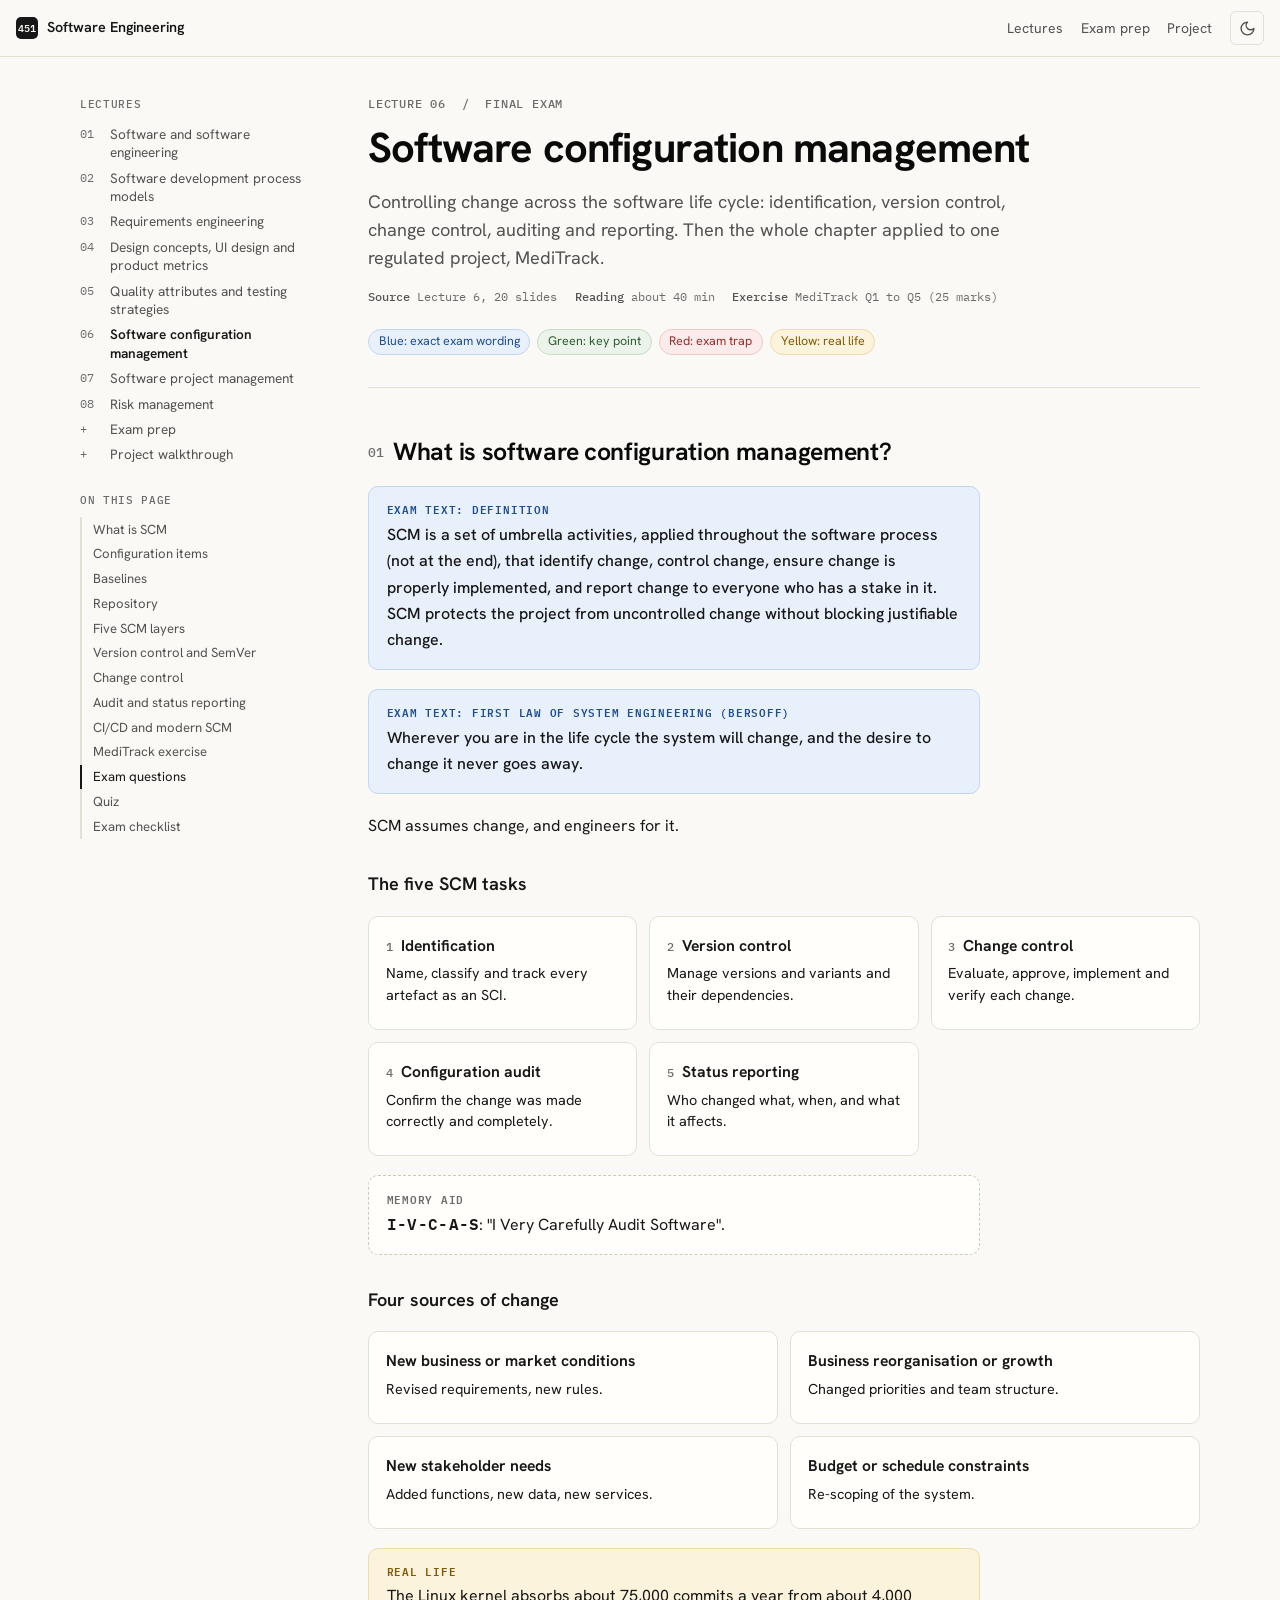
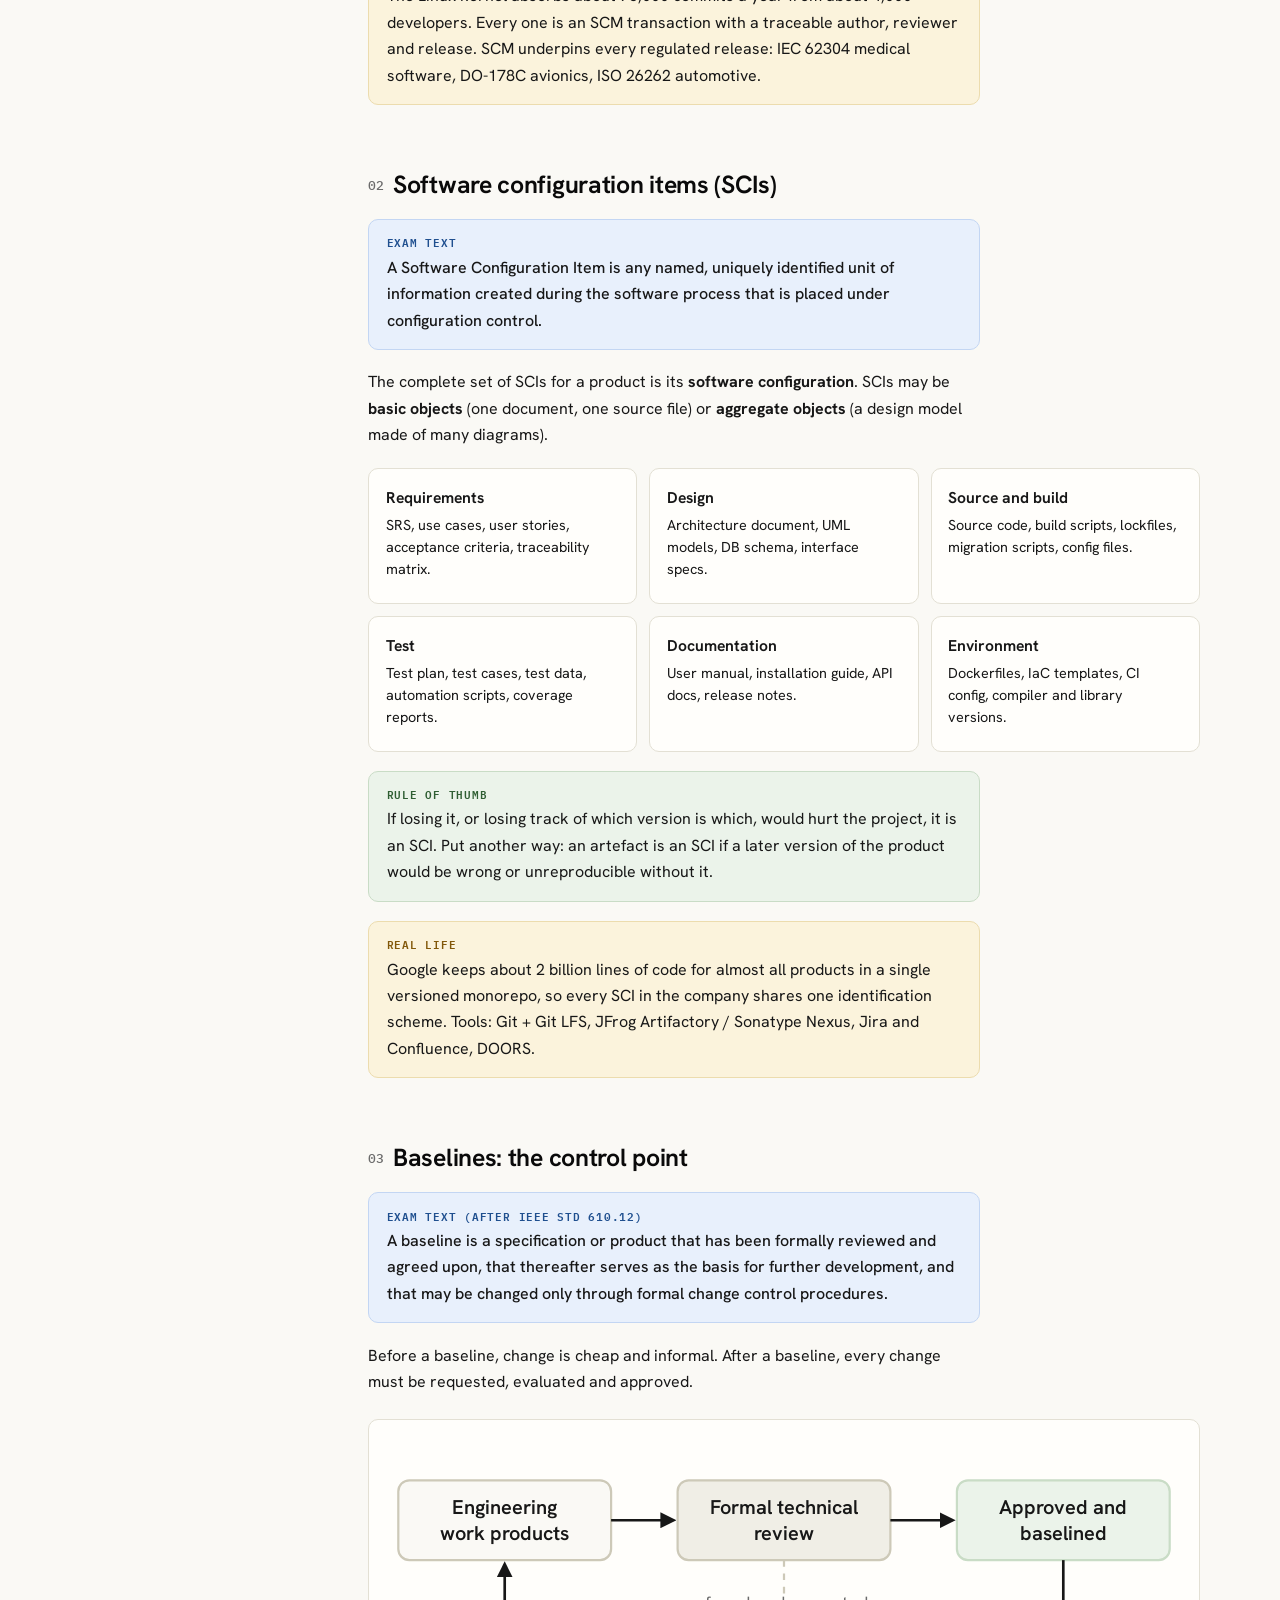
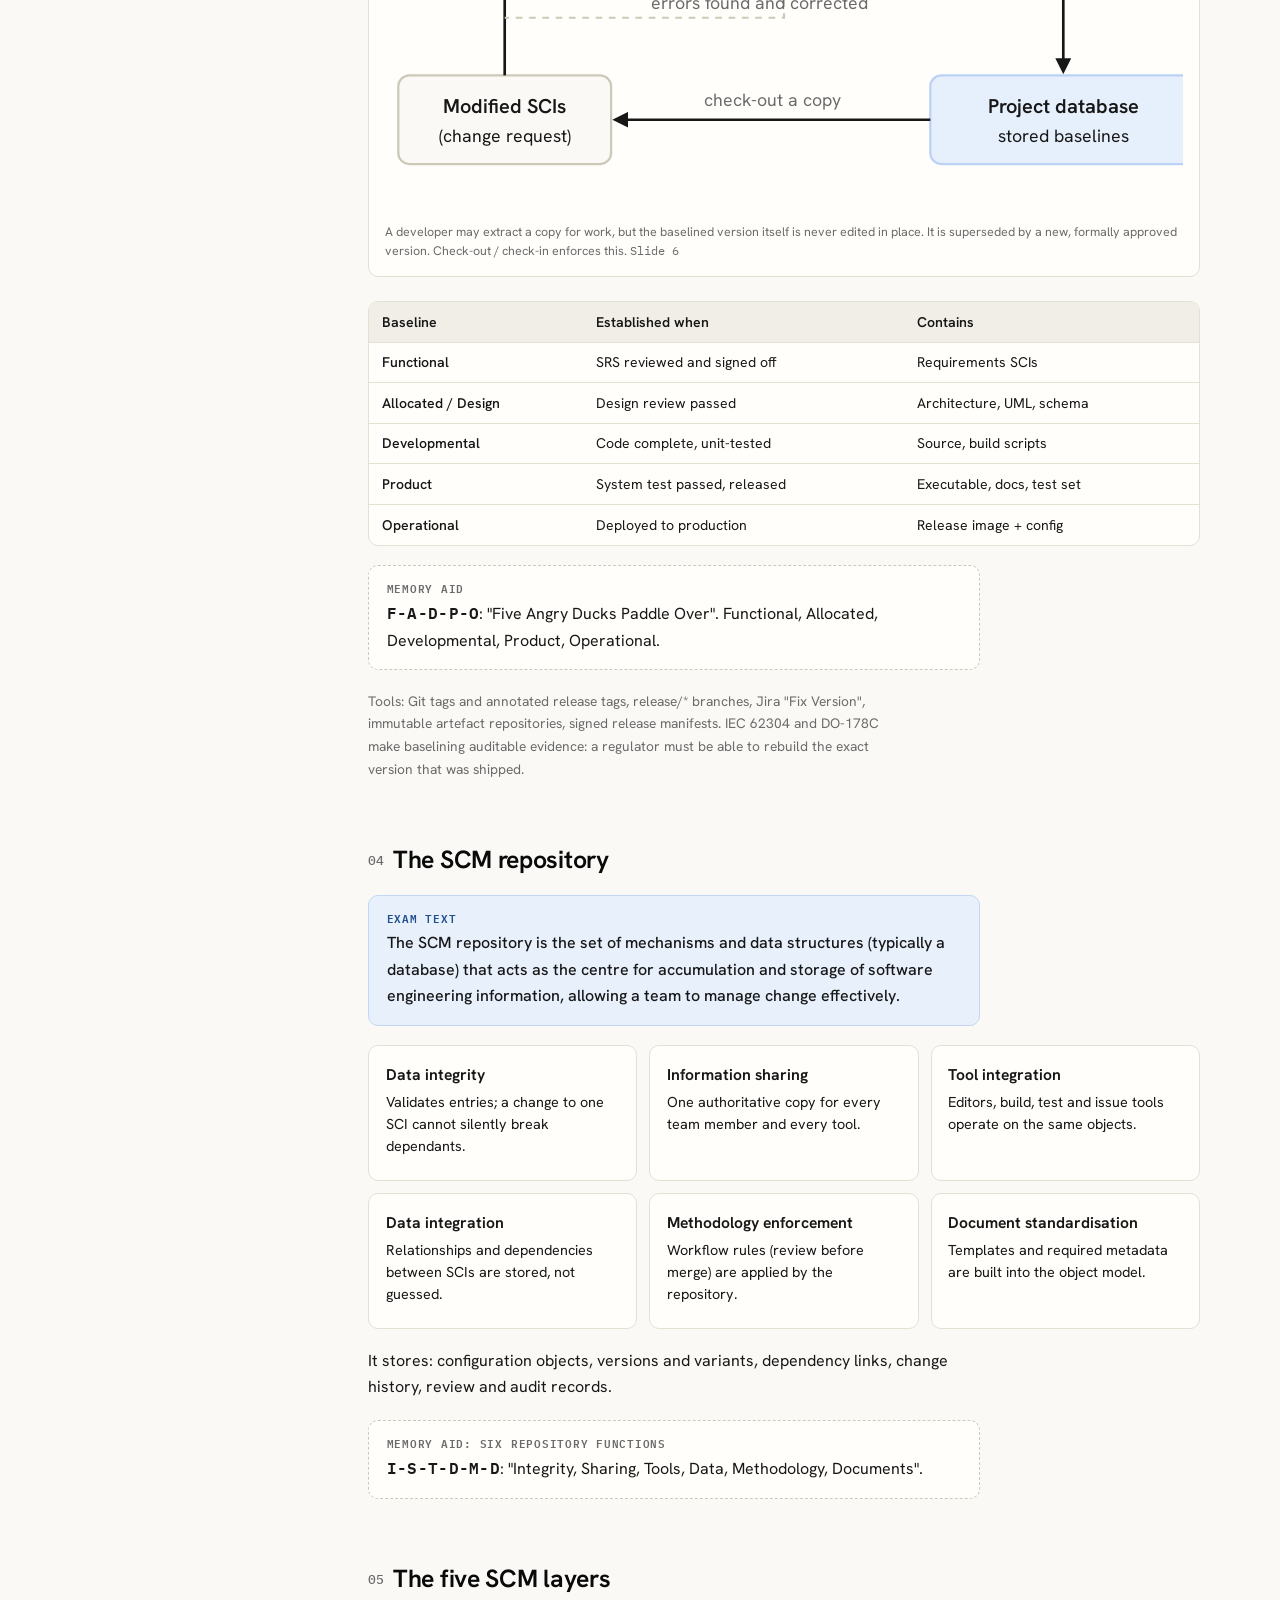
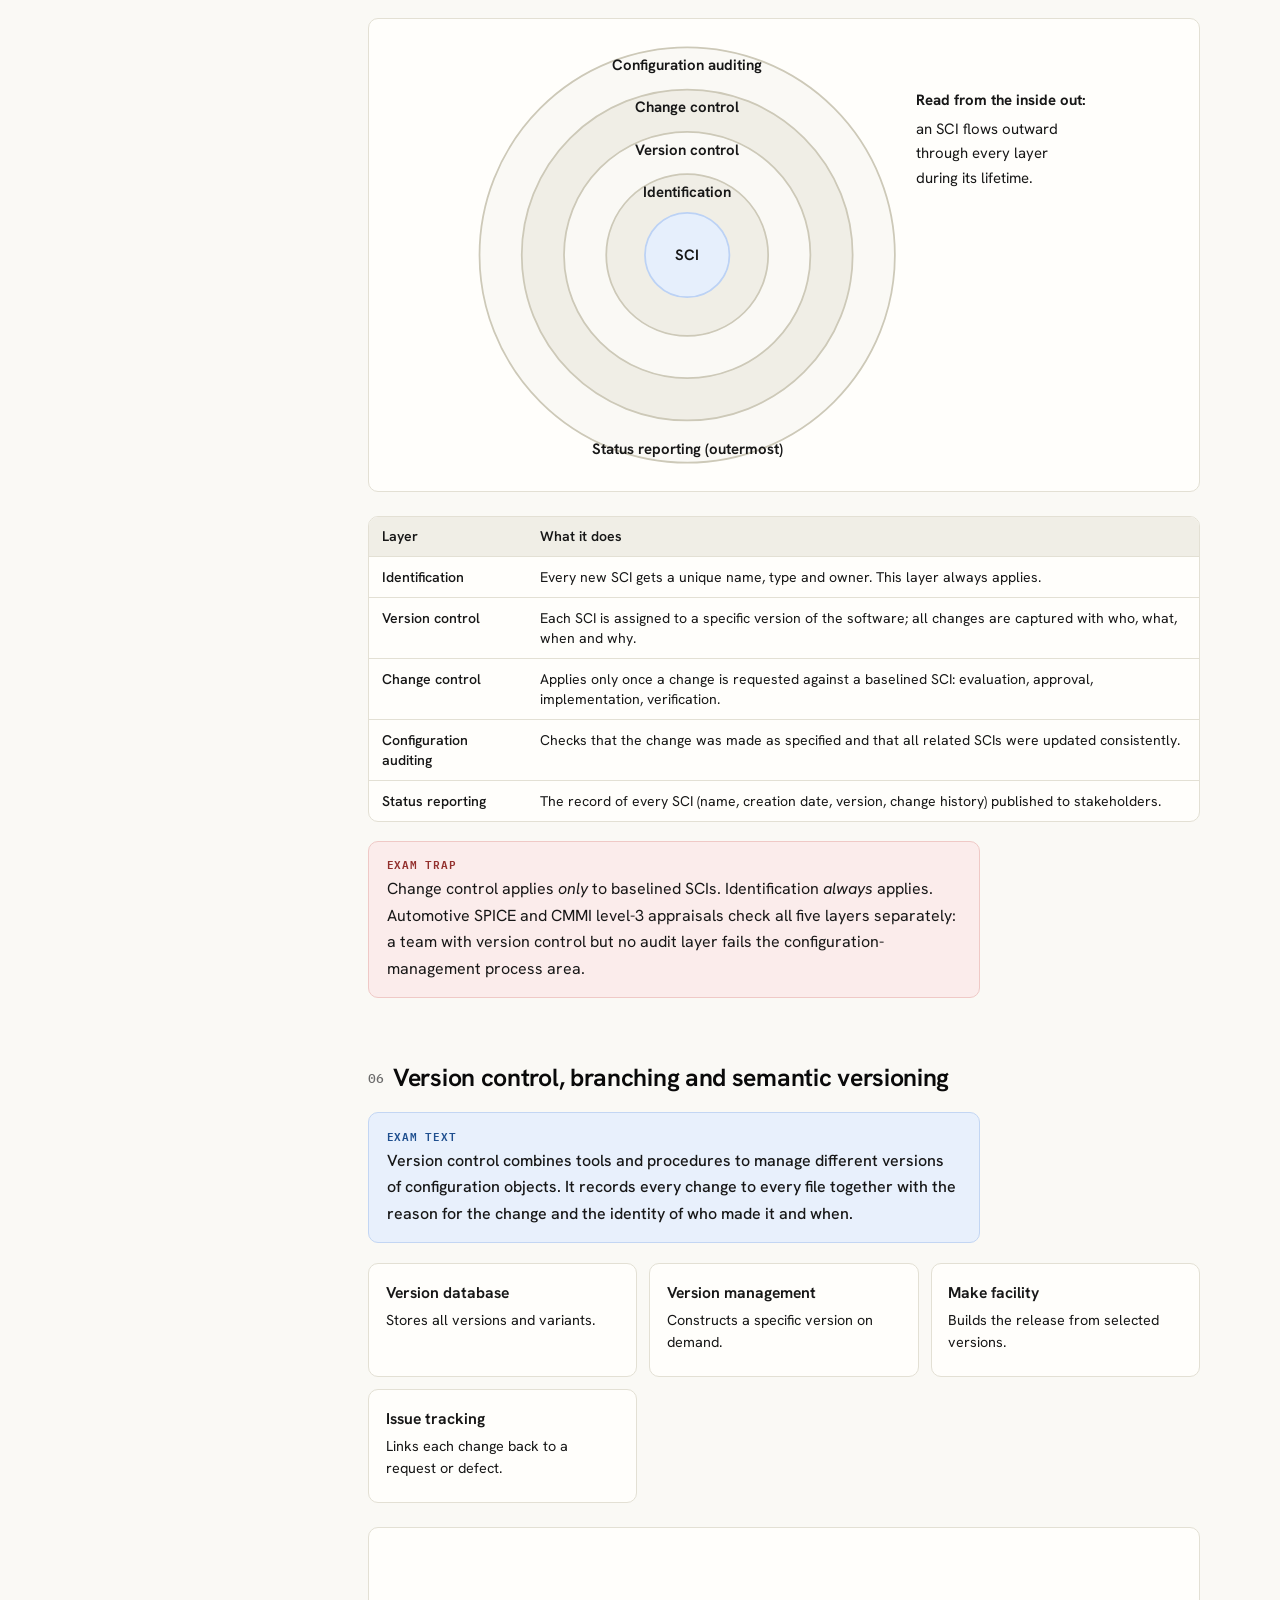
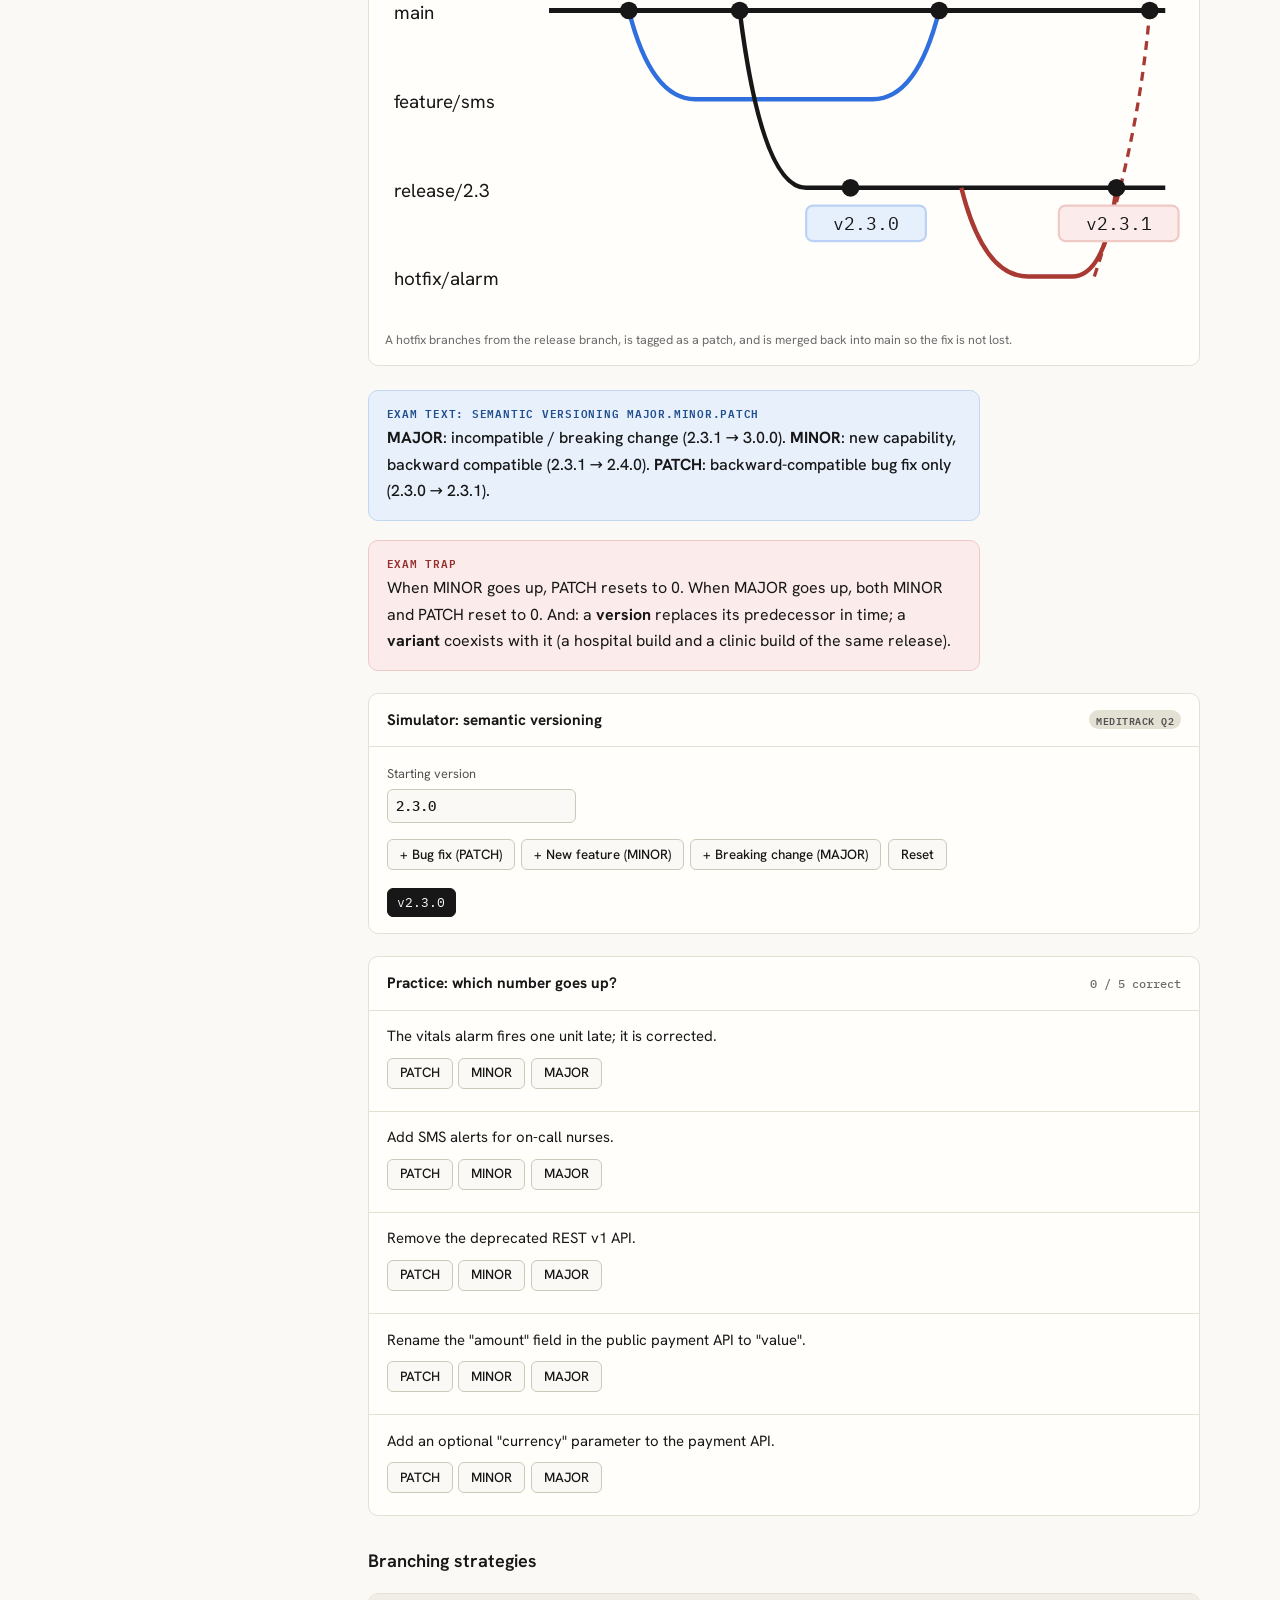
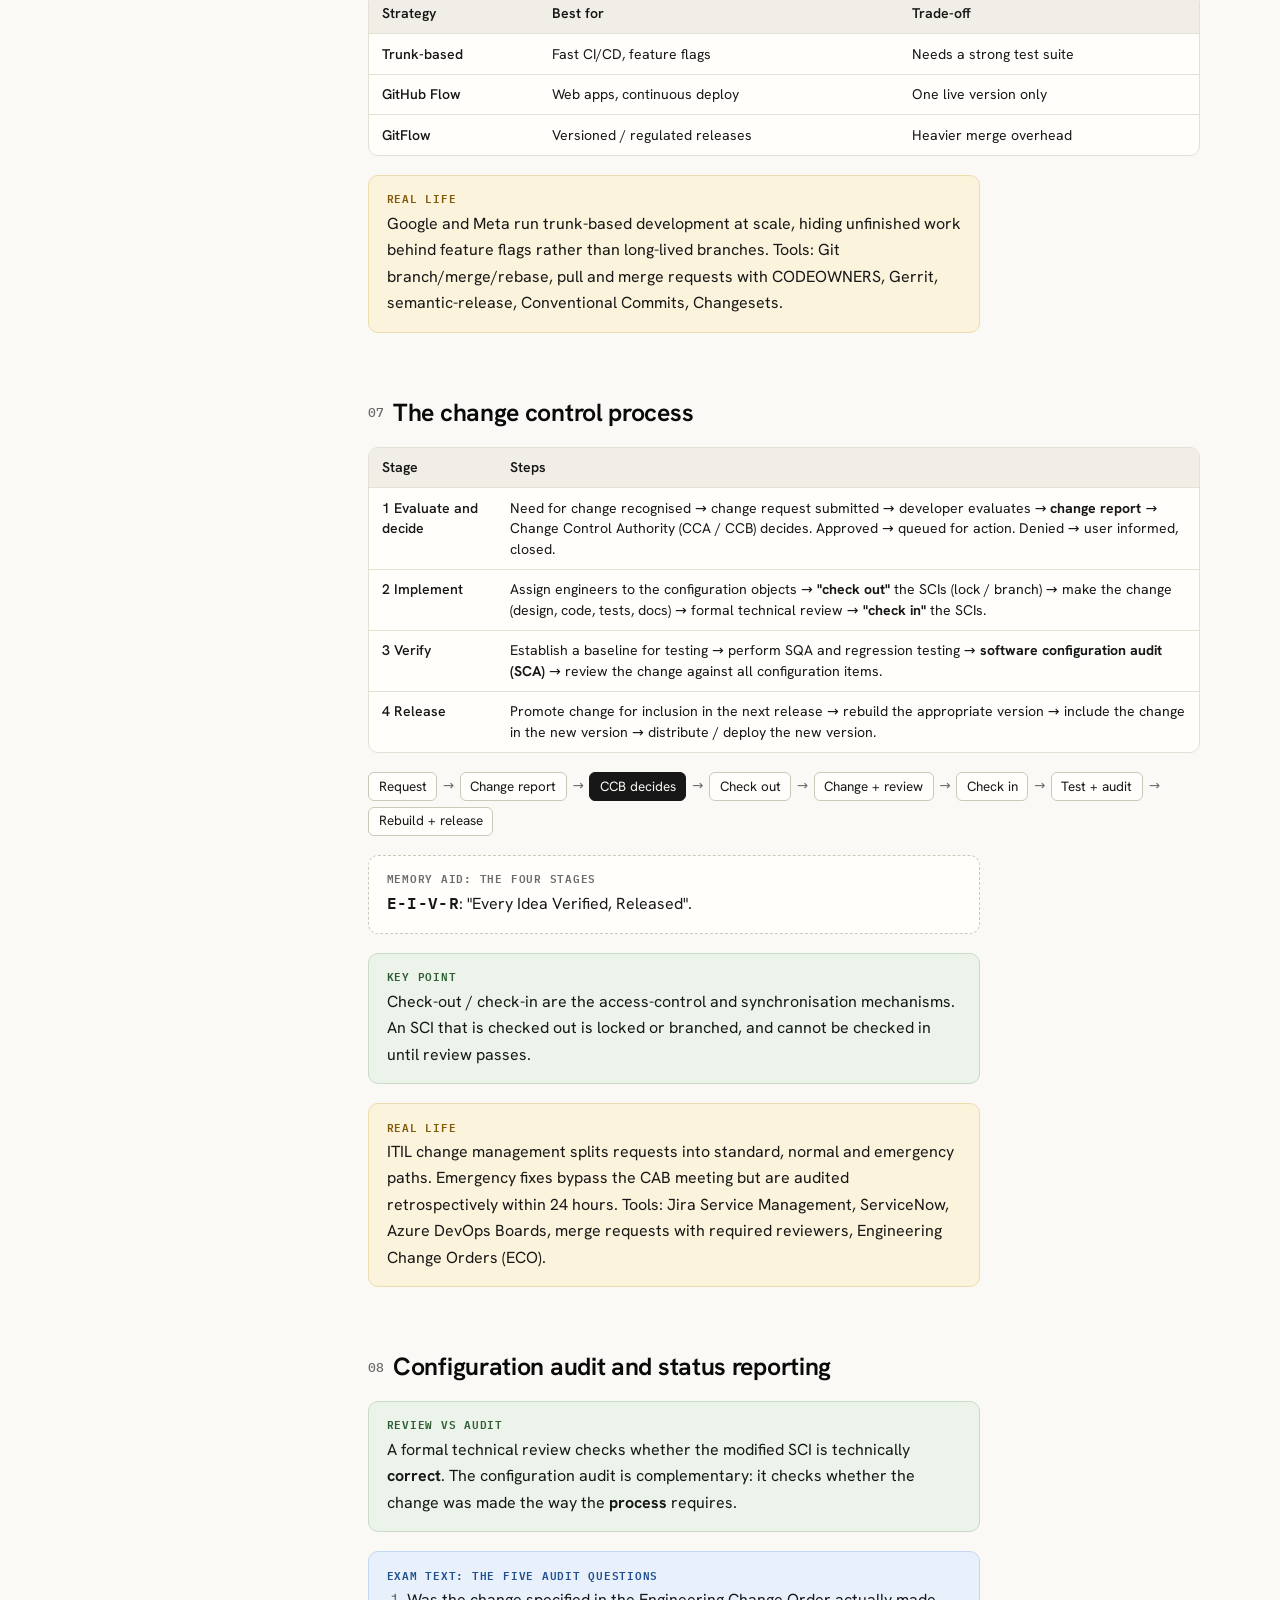
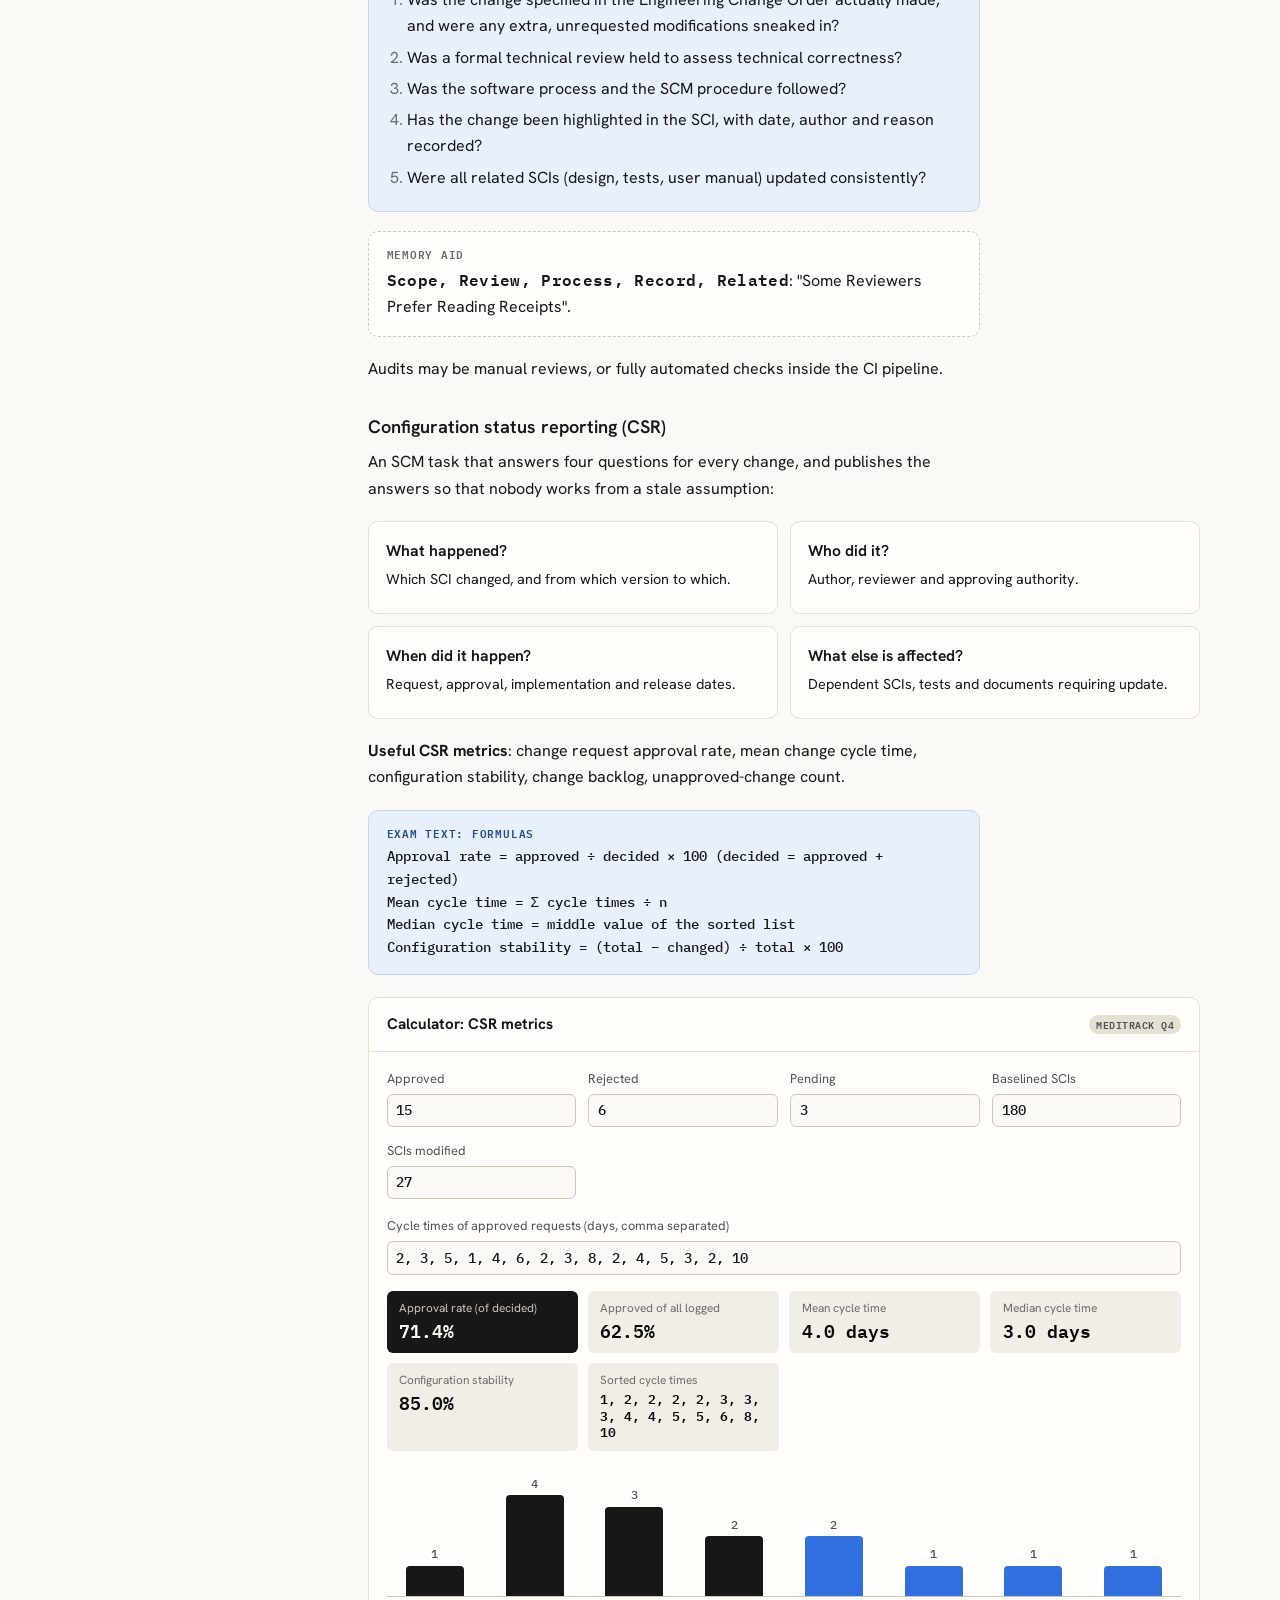
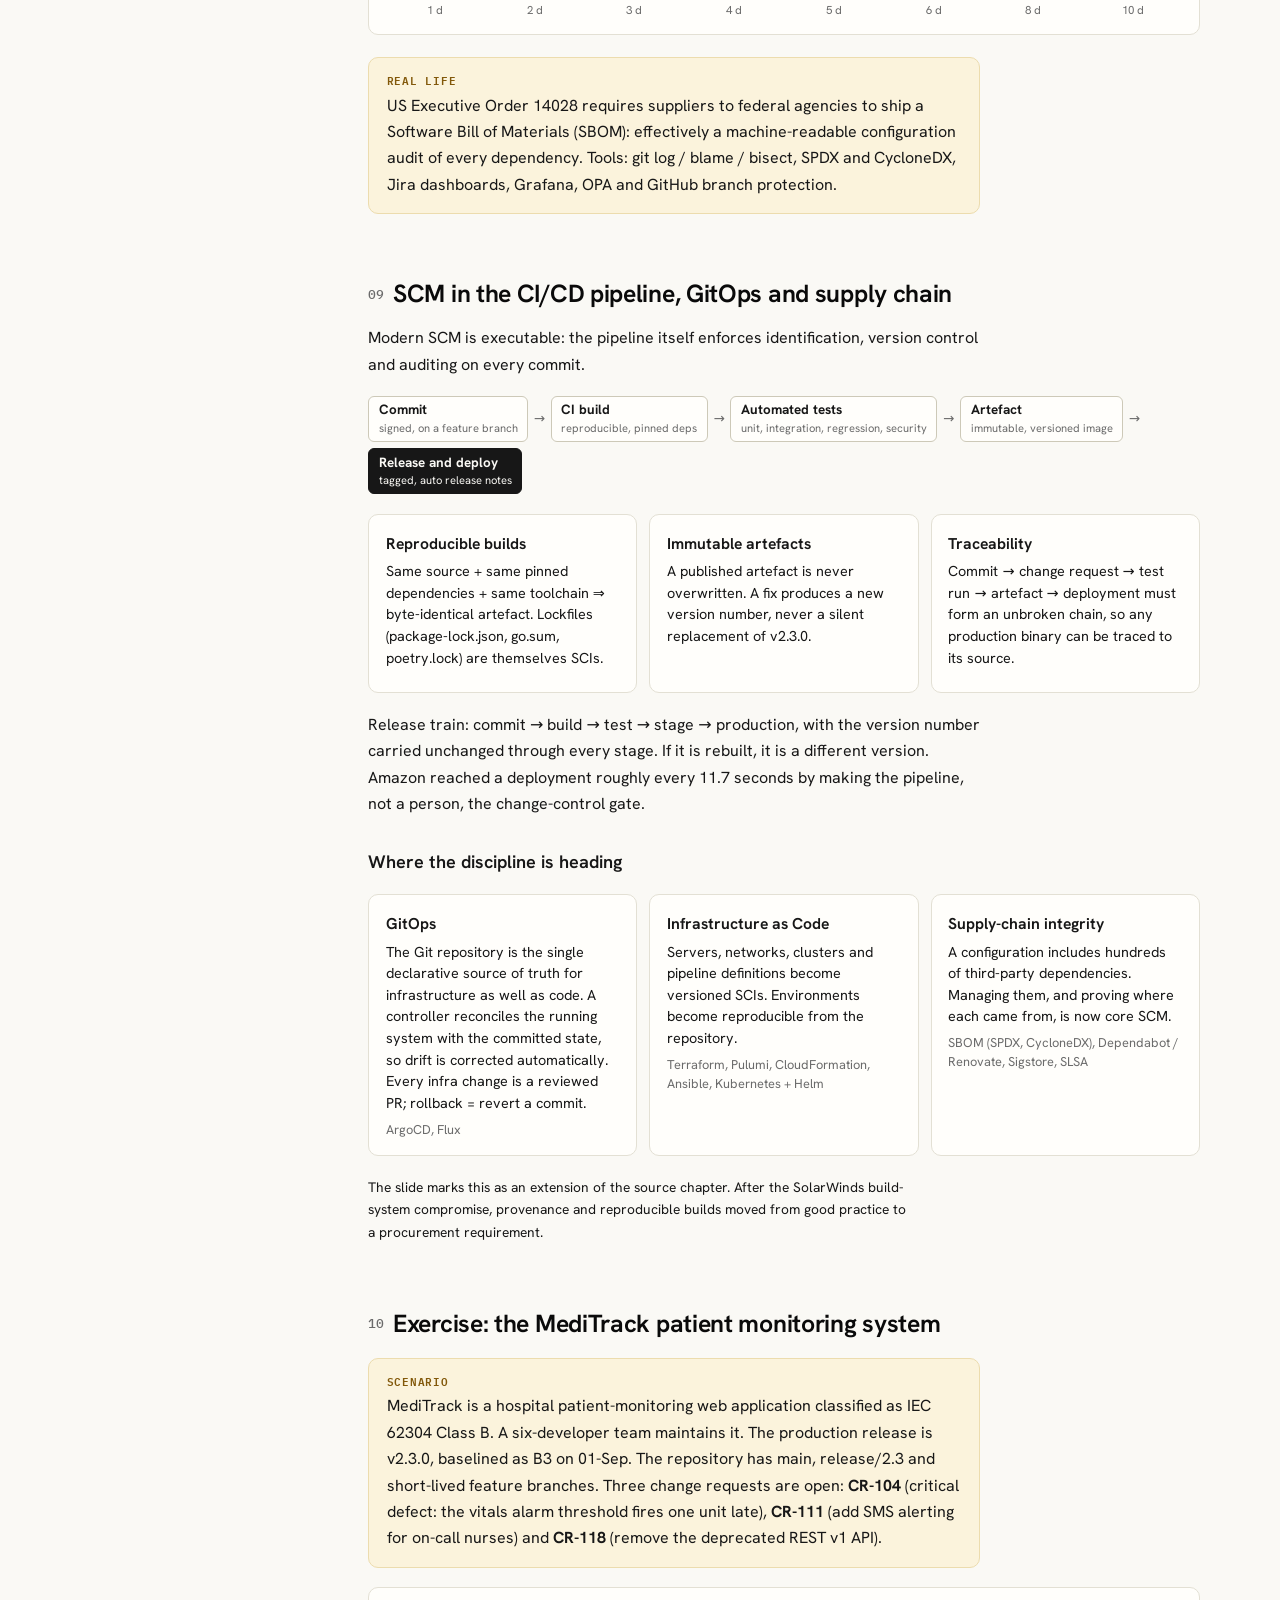
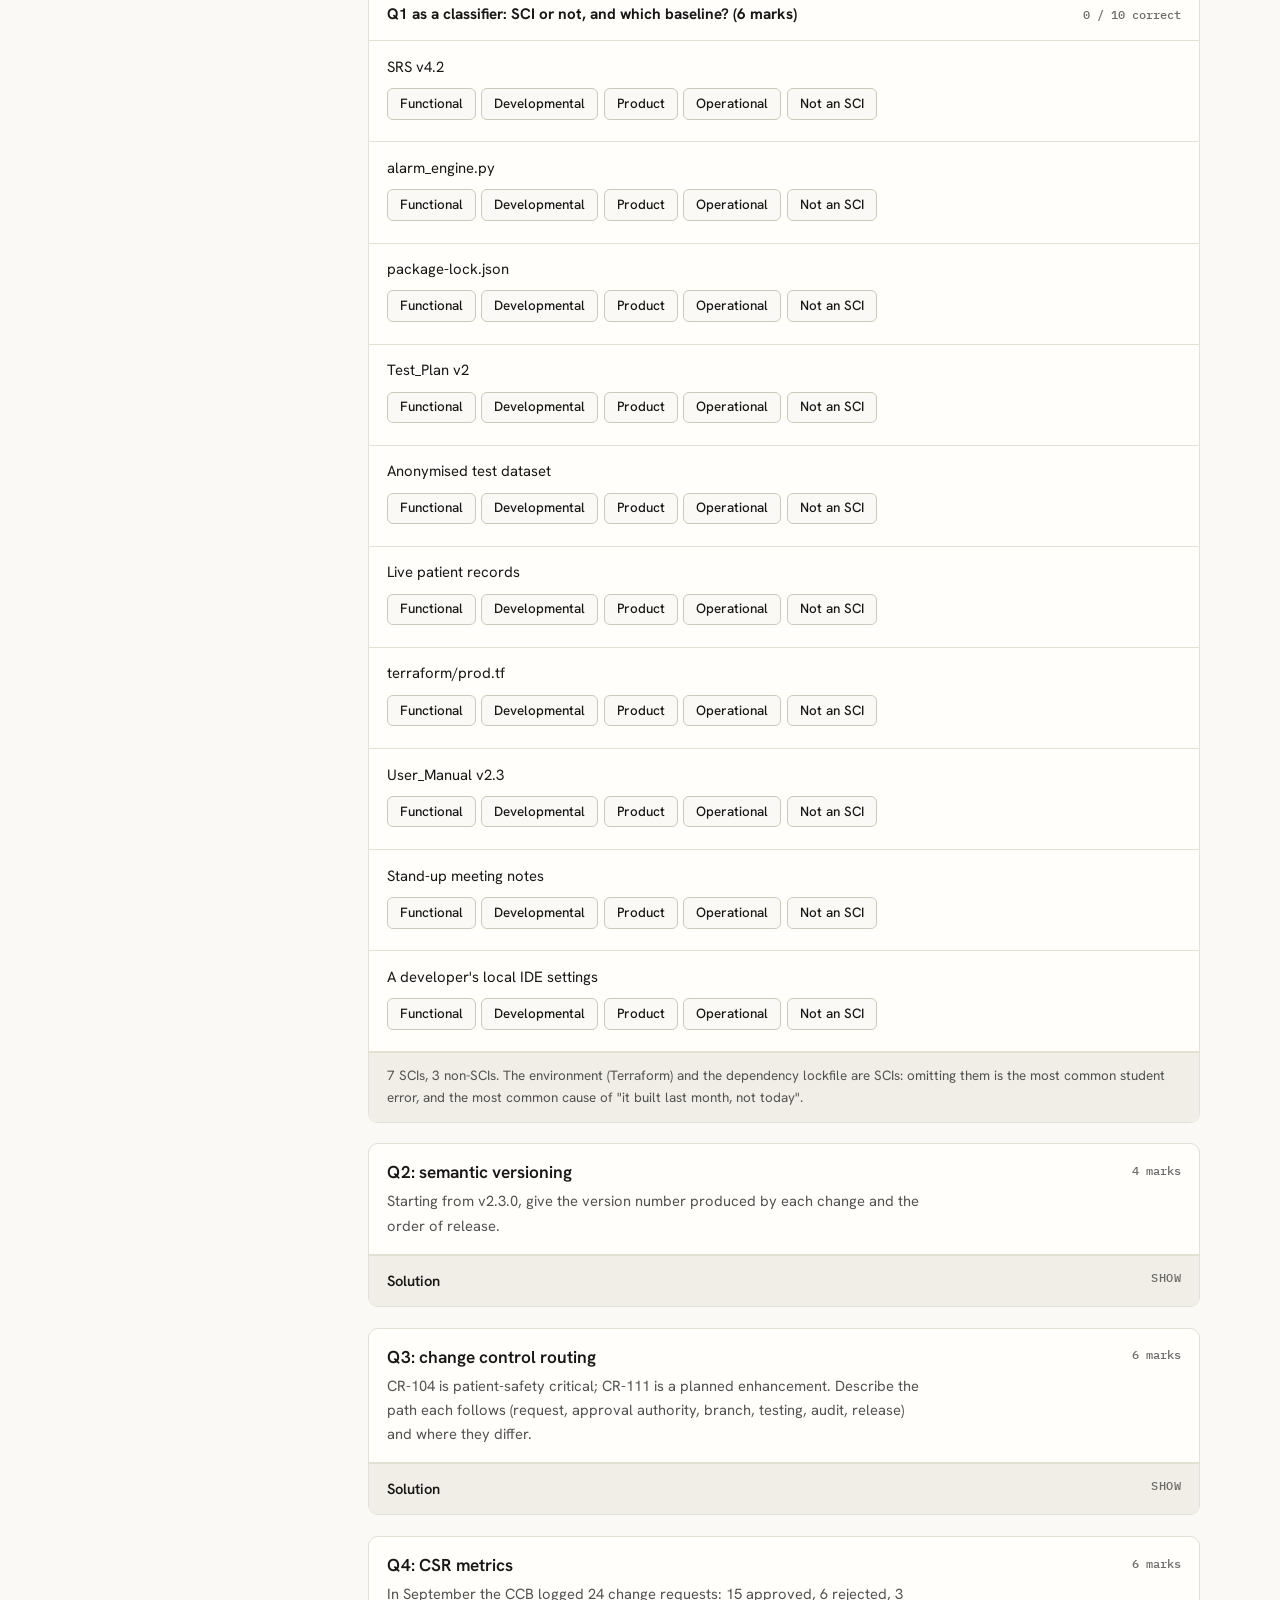
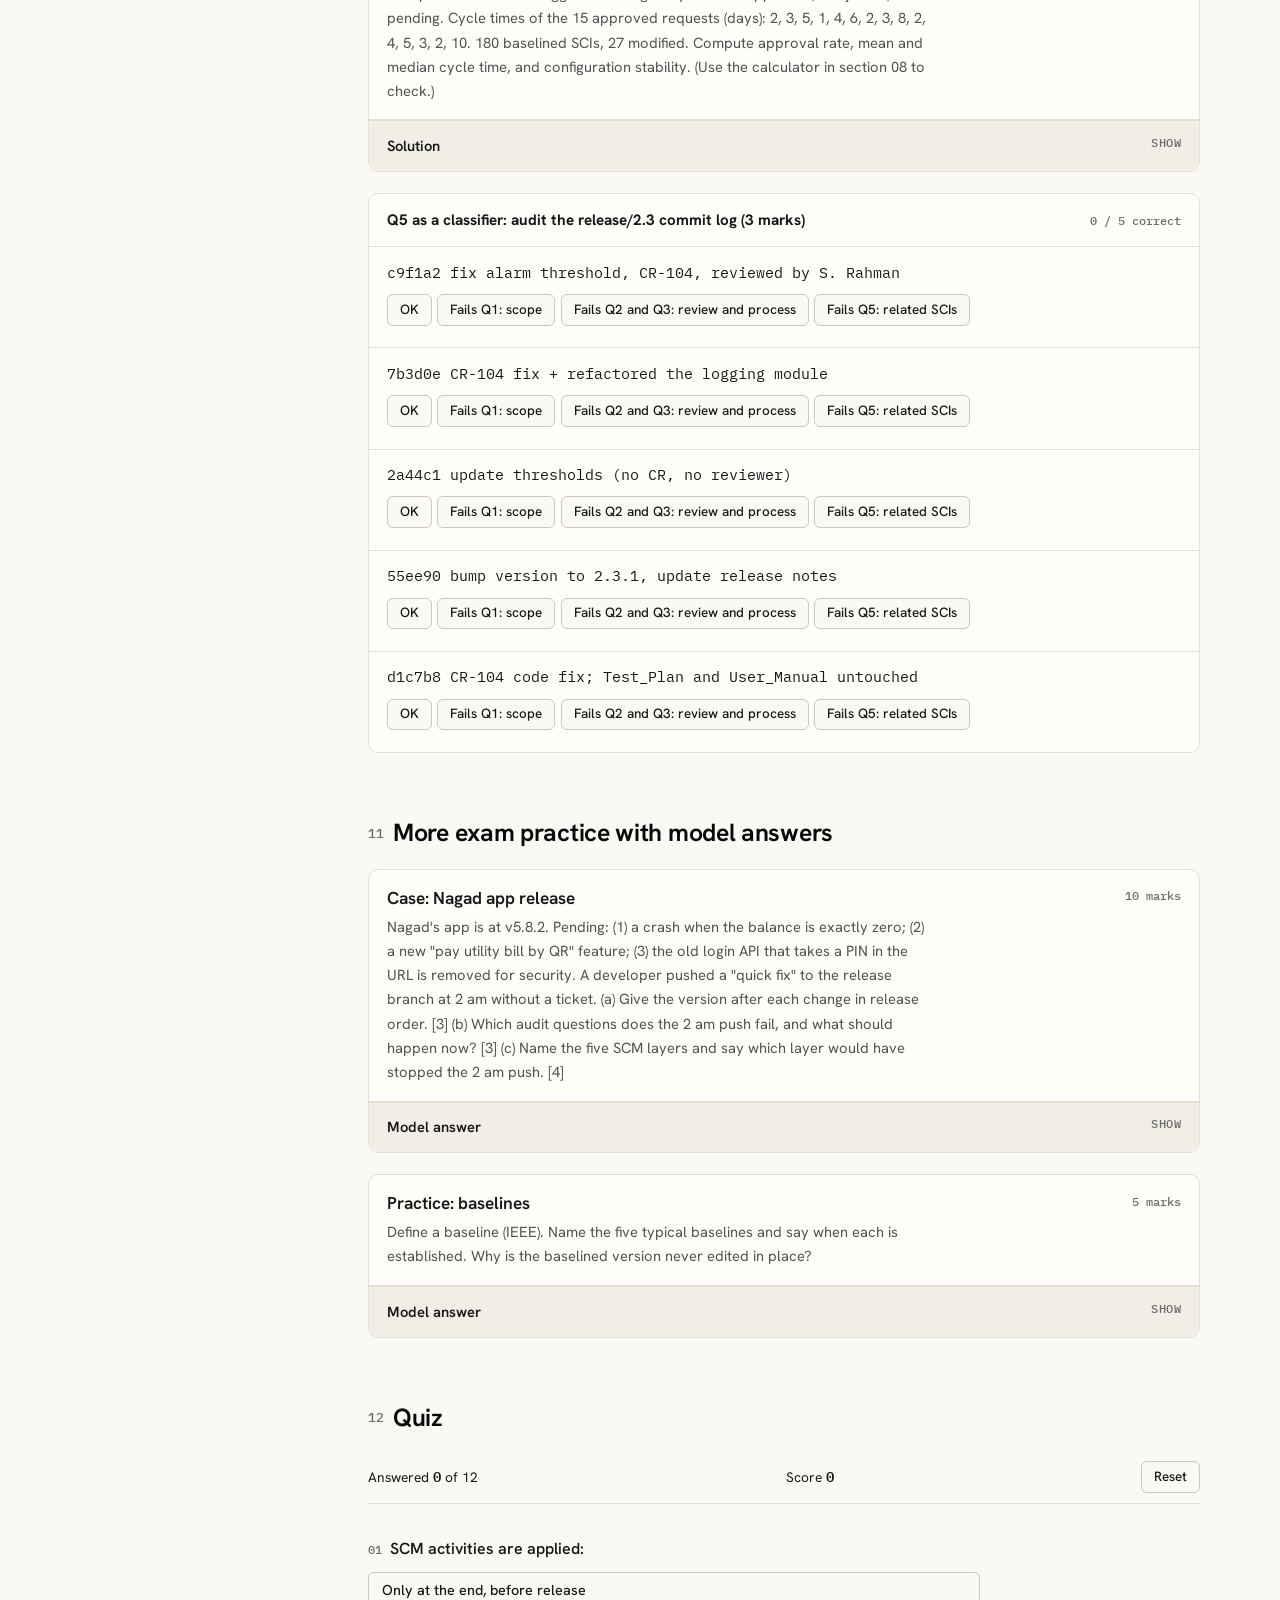
<file: lectures/06-configuration-management.html>
<!doctype html>
<html lang="en">
<head>
<meta charset="utf-8">
<meta name="viewport" content="width=device-width, initial-scale=1">
<title>Configuration Management</title>
<meta name="description" content="CSE451 Lecture 6: SCM tasks, SCIs, baselines, repository, five layers, version control, SemVer, change control, audit, status reporting, CI/CD and the MediTrack case.">
<script>try{var t=localStorage.getItem('theme');if(t?t==='dark':matchMedia('(prefers-color-scheme: dark)').matches)document.documentElement.classList.add('dark')}catch(e){}</script>
<link rel="stylesheet" href="../assets/style.css">
</head>
<body data-root=".." data-slug="06-configuration-management">
<a class="skip" href="#main">Skip to content</a>
<header id="site-header"></header>
<div class="chips" id="chips"></div>
<main id="main">
<div class="lecture">
<nav class="rail" id="rail" aria-label="Lectures"></nav>
<article class="article">

<header class="lecture-head">
  <p class="eyebrow">Lecture 06 &nbsp;/&nbsp; Final exam</p>
  <h1>Software configuration management</h1>
  <p class="summary">Controlling change across the software life cycle: identification, version control, change control, auditing and reporting. Then the whole chapter applied to one regulated project, MediTrack.</p>
  <p class="meta"><span><b>Source</b> Lecture 6, 20 slides</span><span><b>Reading</b> about 40 min</span><span><b>Exercise</b> MediTrack Q1 to Q5 (25 marks)</span></p>
  <div class="howto"><span class="h-exam">Blue: exact exam wording</span><span class="h-key">Green: key point</span><span class="h-trap">Red: exam trap</span><span class="h-real">Yellow: real life</span></div>
</header>

<div class="prose">

<section id="scm">
<h2 data-short="What is SCM"><span class="n">01</span>What is software configuration management?</h2>
<div class="box exact"><span class="lbl">Exam text: definition</span><p>SCM is a set of umbrella activities, applied throughout the software process (not at the end), that identify change, control change, ensure change is properly implemented, and report change to everyone who has a stake in it. SCM protects the project from uncontrolled change without blocking justifiable change.</p></div>
<div class="box exact"><span class="lbl">Exam text: First Law of System Engineering (Bersoff)</span><p>Wherever you are in the life cycle the system will change, and the desire to change it never goes away.</p></div>
<p>SCM assumes change, and engineers for it.</p>
<h3>The five SCM tasks</h3>
<div class="cards">
  <div class="c"><h4><span class="idx">1</span> Identification</h4><p>Name, classify and track every artefact as an SCI.</p></div>
  <div class="c"><h4><span class="idx">2</span> Version control</h4><p>Manage versions and variants and their dependencies.</p></div>
  <div class="c"><h4><span class="idx">3</span> Change control</h4><p>Evaluate, approve, implement and verify each change.</p></div>
  <div class="c"><h4><span class="idx">4</span> Configuration audit</h4><p>Confirm the change was made correctly and completely.</p></div>
  <div class="c"><h4><span class="idx">5</span> Status reporting</h4><p>Who changed what, when, and what it affects.</p></div>
</div>
<div class="box mem"><span class="lbl">Memory aid</span><p><strong>I-V-C-A-S</strong>: "I Very Carefully Audit Software".</p></div>
<h3>Four sources of change</h3>
<div class="cards two">
  <div class="c"><h4>New business or market conditions</h4><p>Revised requirements, new rules.</p></div>
  <div class="c"><h4>Business reorganisation or growth</h4><p>Changed priorities and team structure.</p></div>
  <div class="c"><h4>New stakeholder needs</h4><p>Added functions, new data, new services.</p></div>
  <div class="c"><h4>Budget or schedule constraints</h4><p>Re-scoping of the system.</p></div>
</div>
<div class="box real"><span class="lbl">Real life</span><p>The Linux kernel absorbs about 75,000 commits a year from about 4,000 developers. Every one is an SCM transaction with a traceable author, reviewer and release. SCM underpins every regulated release: IEC 62304 medical software, DO-178C avionics, ISO 26262 automotive.</p></div>
</section>

<section id="sci">
<h2 data-short="Configuration items"><span class="n">02</span>Software configuration items (SCIs)</h2>
<div class="box exact"><span class="lbl">Exam text</span><p>A Software Configuration Item is any named, uniquely identified unit of information created during the software process that is placed under configuration control.</p></div>
<p>The complete set of SCIs for a product is its <b>software configuration</b>. SCIs may be <b>basic objects</b> (one document, one source file) or <b>aggregate objects</b> (a design model made of many diagrams).</p>
<div class="cards">
  <div class="c"><h4>Requirements</h4><p>SRS, use cases, user stories, acceptance criteria, traceability matrix.</p></div>
  <div class="c"><h4>Design</h4><p>Architecture document, UML models, DB schema, interface specs.</p></div>
  <div class="c"><h4>Source and build</h4><p>Source code, build scripts, lockfiles, migration scripts, config files.</p></div>
  <div class="c"><h4>Test</h4><p>Test plan, test cases, test data, automation scripts, coverage reports.</p></div>
  <div class="c"><h4>Documentation</h4><p>User manual, installation guide, API docs, release notes.</p></div>
  <div class="c"><h4>Environment</h4><p>Dockerfiles, IaC templates, CI config, compiler and library versions.</p></div>
</div>
<div class="box key"><span class="lbl">Rule of thumb</span><p>If losing it, or losing track of which version is which, would hurt the project, it is an SCI. Put another way: an artefact is an SCI if a later version of the product would be wrong or unreproducible without it.</p></div>
<div class="box real"><span class="lbl">Real life</span><p>Google keeps about 2 billion lines of code for almost all products in a single versioned monorepo, so every SCI in the company shares one identification scheme. Tools: Git + Git LFS, JFrog Artifactory / Sonatype Nexus, Jira and Confluence, DOORS.</p></div>
</section>

<section id="baselines">
<h2 data-short="Baselines"><span class="n">03</span>Baselines: the control point</h2>
<div class="box exact"><span class="lbl">Exam text (after IEEE Std 610.12)</span><p>A baseline is a specification or product that has been formally reviewed and agreed upon, that thereafter serves as the basis for further development, and that may be changed only through formal change control procedures.</p></div>
<p>Before a baseline, change is cheap and informal. After a baseline, every change must be requested, evaluated and approved.</p>
<figure class="fig">
<svg viewBox="0 0 360 170" role="img" aria-label="Work products go through formal technical review to become approved baselines stored in the project database; changes come back as modified SCIs">
  <defs><marker id="bl" viewBox="0 0 10 10" refX="8" refY="5" markerWidth="6" markerHeight="6" orient="auto"><path d="M0,0 L10,5 L0,10 z" class="f-ink"/></marker></defs>
  <g font-size="9" text-anchor="middle" font-weight="600">
  <rect x="6" y="20" width="96" height="36" rx="5" class="f-box"/><text x="54" y="35">Engineering</text><text x="54" y="47">work products</text>
  <rect x="132" y="20" width="96" height="36" rx="5" class="f-sunk"/><text x="180" y="35">Formal technical</text><text x="180" y="47">review</text>
  <rect x="258" y="20" width="96" height="36" rx="5" class="f-key"/><text x="306" y="35">Approved and</text><text x="306" y="47">baselined</text>
  <rect x="246" y="108" width="120" height="40" rx="5" class="f-acc-t"/><text x="306" y="125">Project database</text><text x="306" y="138" font-weight="400" font-size="8">stored baselines</text>
  <rect x="6" y="108" width="96" height="40" rx="5" class="f-box"/><text x="54" y="125">Modified SCIs</text><text x="54" y="138" font-weight="400" font-size="8">(change request)</text></g>
  <g class="s-ink" stroke-width="1.2" marker-end="url(#bl)"><path d="M102,38 H130"/><path d="M228,38 H256"/><path d="M306,56 V106"/><path d="M246,128 H104"/><path d="M54,108 V58"/></g>
  <path d="M180,56 V82 H54" class="s-line" stroke-dasharray="3 3"/><text x="120" y="78" font-size="8" class="t-muted">errors found and corrected</text>
  <text x="175" y="122" font-size="8" class="t-muted" text-anchor="middle">check-out a copy</text>
</svg>
<figcaption>A developer may extract a copy for work, but the baselined version itself is never edited in place. It is superseded by a new, formally approved version. Check-out / check-in enforces this. <span class="src">Slide 6</span></figcaption>
</figure>
<div class="tscroll"><table><tr><th>Baseline</th><th>Established when</th><th>Contains</th></tr>
<tr><td>Functional</td><td>SRS reviewed and signed off</td><td>Requirements SCIs</td></tr>
<tr><td>Allocated / Design</td><td>Design review passed</td><td>Architecture, UML, schema</td></tr>
<tr><td>Developmental</td><td>Code complete, unit-tested</td><td>Source, build scripts</td></tr>
<tr><td>Product</td><td>System test passed, released</td><td>Executable, docs, test set</td></tr>
<tr><td>Operational</td><td>Deployed to production</td><td>Release image + config</td></tr></table></div>
<div class="box mem"><span class="lbl">Memory aid</span><p><strong>F-A-D-P-O</strong>: "Five Angry Ducks Paddle Over". Functional, Allocated, Developmental, Product, Operational.</p></div>
<p class="small muted">Tools: Git tags and annotated release tags, release/* branches, Jira "Fix Version", immutable artefact repositories, signed release manifests. IEC 62304 and DO-178C make baselining auditable evidence: a regulator must be able to rebuild the exact version that was shipped.</p>
</section>

<section id="repository">
<h2 data-short="Repository"><span class="n">04</span>The SCM repository</h2>
<div class="box exact"><span class="lbl">Exam text</span><p>The SCM repository is the set of mechanisms and data structures (typically a database) that acts as the centre for accumulation and storage of software engineering information, allowing a team to manage change effectively.</p></div>
<div class="cards">
  <div class="c"><h4>Data integrity</h4><p>Validates entries; a change to one SCI cannot silently break dependants.</p></div>
  <div class="c"><h4>Information sharing</h4><p>One authoritative copy for every team member and every tool.</p></div>
  <div class="c"><h4>Tool integration</h4><p>Editors, build, test and issue tools operate on the same objects.</p></div>
  <div class="c"><h4>Data integration</h4><p>Relationships and dependencies between SCIs are stored, not guessed.</p></div>
  <div class="c"><h4>Methodology enforcement</h4><p>Workflow rules (review before merge) are applied by the repository.</p></div>
  <div class="c"><h4>Document standardisation</h4><p>Templates and required metadata are built into the object model.</p></div>
</div>
<p>It stores: configuration objects, versions and variants, dependency links, change history, review and audit records.</p>
<div class="box mem"><span class="lbl">Memory aid: six repository functions</span><p><strong>I-S-T-D-M-D</strong>: "Integrity, Sharing, Tools, Data, Methodology, Documents".</p></div>
</section>

<section id="layers">
<h2 data-short="Five SCM layers"><span class="n">05</span>The five SCM layers</h2>
<figure class="fig">
<svg viewBox="0 0 360 250" role="img" aria-label="Five concentric layers: identification in the centre, then version control, change control, configuration auditing, status reporting outside">
  <circle cx="125" cy="125" r="118" class="f-box"/><circle cx="125" cy="125" r="94" class="f-sunk"/><circle cx="125" cy="125" r="70" class="f-box"/><circle cx="125" cy="125" r="46" class="f-sunk"/><circle cx="125" cy="125" r="24" class="f-acc-t"/>
  <g font-size="8.5" text-anchor="middle" font-weight="650"><text x="125" y="128">SCI</text><text x="125" y="92">Identification</text><text x="125" y="68">Version control</text><text x="125" y="44">Change control</text><text x="125" y="20">Configuration auditing</text></g>
  <text x="125" y="238" font-size="8.5" text-anchor="middle" font-weight="650">Status reporting (outermost)</text>
  <g font-size="8.5"><text x="255" y="40" font-weight="700">Read from the inside out:</text><text x="255" y="56">an SCI flows outward</text><text x="255" y="70">through every layer</text><text x="255" y="84">during its lifetime.</text></g>
</svg>
</figure>
<div class="tscroll"><table><tr><th>Layer</th><th>What it does</th></tr>
<tr><td>Identification</td><td>Every new SCI gets a unique name, type and owner. This layer always applies.</td></tr>
<tr><td>Version control</td><td>Each SCI is assigned to a specific version of the software; all changes are captured with who, what, when and why.</td></tr>
<tr><td>Change control</td><td>Applies only once a change is requested against a baselined SCI: evaluation, approval, implementation, verification.</td></tr>
<tr><td>Configuration auditing</td><td>Checks that the change was made as specified and that all related SCIs were updated consistently.</td></tr>
<tr><td>Status reporting</td><td>The record of every SCI (name, creation date, version, change history) published to stakeholders.</td></tr></table></div>
<div class="box trap"><span class="lbl">Exam trap</span><p>Change control applies <em>only</em> to baselined SCIs. Identification <em>always</em> applies. Automotive SPICE and CMMI level-3 appraisals check all five layers separately: a team with version control but no audit layer fails the configuration-management process area.</p></div>
</section>

<section id="versions">
<h2 data-short="Version control and SemVer"><span class="n">06</span>Version control, branching and semantic versioning</h2>
<div class="box exact"><span class="lbl">Exam text</span><p>Version control combines tools and procedures to manage different versions of configuration objects. It records every change to every file together with the reason for the change and the identity of who made it and when.</p></div>
<div class="cards">
  <div class="c"><h4>Version database</h4><p>Stores all versions and variants.</p></div>
  <div class="c"><h4>Version management</h4><p>Constructs a specific version on demand.</p></div>
  <div class="c"><h4>Make facility</h4><p>Builds the release from selected versions.</p></div>
  <div class="c"><h4>Issue tracking</h4><p>Links each change back to a request or defect.</p></div>
</div>
<figure class="fig">
<svg viewBox="0 0 360 170" role="img" aria-label="Release-flow branching: main, feature branch, release branch with tag, hotfix branch">
  <g font-size="8.5" class="t-mono"><text x="4" y="34">main</text><text x="4" y="74">feature/sms</text><text x="4" y="114">release/2.3</text><text x="4" y="154">hotfix/alarm</text></g>
  <line x1="74" y1="30" x2="352" y2="30" class="s-ink" stroke-width="2.2"/>
  <path d="M110,30 Q120,70 140,70 H220 Q240,70 250,30" class="s-acc" stroke-width="2"/>
  <path d="M160,30 Q170,110 190,110 H352" class="s-ink" stroke-width="2"/>
  <path d="M260,110 Q270,150 290,150 H310 Q325,150 330,110" class="s-bad" stroke-width="2"/>
  <path d="M320,150 Q340,90 345,30" class="s-bad" stroke-width="1.5" stroke-dasharray="4 3"/>
  <g class="f-ink"><circle cx="110" cy="30" r="4"/><circle cx="160" cy="30" r="4"/><circle cx="250" cy="30" r="4"/><circle cx="345" cy="30" r="4"/><circle cx="210" cy="110" r="4"/><circle cx="330" cy="110" r="4"/></g>
  <rect x="190" y="118" width="54" height="16" rx="3" class="f-acc-t"/><text x="217" y="129" font-size="8" text-anchor="middle" class="t-mono">v2.3.0</text>
  <rect x="304" y="118" width="54" height="16" rx="3" class="f-trap"/><text x="331" y="129" font-size="8" text-anchor="middle" class="t-mono">v2.3.1</text>
</svg>
<figcaption>A hotfix branches from the release branch, is tagged as a patch, and is merged back into main so the fix is not lost.</figcaption>
</figure>
<div class="box exact"><span class="lbl">Exam text: semantic versioning MAJOR.MINOR.PATCH</span><p><b>MAJOR</b>: incompatible / breaking change (2.3.1 &rarr; 3.0.0). <b>MINOR</b>: new capability, backward compatible (2.3.1 &rarr; 2.4.0). <b>PATCH</b>: backward-compatible bug fix only (2.3.0 &rarr; 2.3.1).</p></div>
<div class="box trap"><span class="lbl">Exam trap</span><p>When MINOR goes up, PATCH resets to 0. When MAJOR goes up, both MINOR and PATCH reset to 0. And: a <b>version</b> replaces its predecessor in time; a <b>variant</b> coexists with it (a hospital build and a clinic build of the same release).</p></div>
<div class="calc" id="sv">
  <div class="head"><strong>Simulator: semantic versioning</strong><span class="tag">MediTrack Q2</span></div>
  <div class="body">
    <div class="fields"><label class="field">Starting version<input type="text" id="sv-start" value="2.3.0"></label></div>
    <div style="display:flex;gap:.4rem;flex-wrap:wrap">
      <button class="btn" type="button" data-b="patch">+ Bug fix (PATCH)</button><button class="btn" type="button" data-b="minor">+ New feature (MINOR)</button><button class="btn" type="button" data-b="major">+ Breaking change (MAJOR)</button><button class="btn" type="button" data-b="reset">Reset</button>
    </div>
    <div class="flow" id="sv-chain"></div>
  </div>
</div>
<div class="sorter" data-options="PATCH|MINOR|MAJOR">
  <div class="head"><strong>Practice: which number goes up?</strong><span class="score"></span></div>
  <div class="sort" data-a="PATCH" data-why="A defect fix; behaviour corrected, API unchanged."><p class="item">The vitals alarm fires one unit late; it is corrected.</p></div>
  <div class="sort" data-a="MINOR" data-why="A new feature that does not break existing clients."><p class="item">Add SMS alerts for on-call nurses.</p></div>
  <div class="sort" data-a="MAJOR" data-why="Removing a public endpoint breaks clients."><p class="item">Remove the deprecated REST v1 API.</p></div>
  <div class="sort" data-a="MAJOR" data-why="Changing a public contract incompatibly is breaking."><p class="item">Rename the "amount" field in the public payment API to "value".</p></div>
  <div class="sort" data-a="MINOR" data-why="An optional new parameter keeps old calls working."><p class="item">Add an optional "currency" parameter to the payment API.</p></div>
</div>
<h3>Branching strategies</h3>
<div class="tscroll"><table><tr><th>Strategy</th><th>Best for</th><th>Trade-off</th></tr>
<tr><td>Trunk-based</td><td>Fast CI/CD, feature flags</td><td>Needs a strong test suite</td></tr>
<tr><td>GitHub Flow</td><td>Web apps, continuous deploy</td><td>One live version only</td></tr>
<tr><td>GitFlow</td><td>Versioned / regulated releases</td><td>Heavier merge overhead</td></tr></table></div>
<div class="box real"><span class="lbl">Real life</span><p>Google and Meta run trunk-based development at scale, hiding unfinished work behind feature flags rather than long-lived branches. Tools: Git branch/merge/rebase, pull and merge requests with CODEOWNERS, Gerrit, semantic-release, Conventional Commits, Changesets.</p></div>
</section>

<section id="change-control">
<h2 data-short="Change control"><span class="n">07</span>The change control process</h2>
<div class="tscroll"><table><tr><th>Stage</th><th>Steps</th></tr>
<tr><td>1 Evaluate and decide</td><td>Need for change recognised &rarr; change request submitted &rarr; developer evaluates &rarr; <b>change report</b> &rarr; Change Control Authority (CCA / CCB) decides. Approved &rarr; queued for action. Denied &rarr; user informed, closed.</td></tr>
<tr><td>2 Implement</td><td>Assign engineers to the configuration objects &rarr; <b>"check out"</b> the SCIs (lock / branch) &rarr; make the change (design, code, tests, docs) &rarr; formal technical review &rarr; <b>"check in"</b> the SCIs.</td></tr>
<tr><td>3 Verify</td><td>Establish a baseline for testing &rarr; perform SQA and regression testing &rarr; <b>software configuration audit (SCA)</b> &rarr; review the change against all configuration items.</td></tr>
<tr><td>4 Release</td><td>Promote change for inclusion in the next release &rarr; rebuild the appropriate version &rarr; include the change in the new version &rarr; distribute / deploy the new version.</td></tr></table></div>
<div class="flow"><span>Request</span><i>&rarr;</i><span>Change report</span><i>&rarr;</i><span class="hl">CCB decides</span><i>&rarr;</i><span>Check out</span><i>&rarr;</i><span>Change + review</span><i>&rarr;</i><span>Check in</span><i>&rarr;</i><span>Test + audit</span><i>&rarr;</i><span>Rebuild + release</span></div>
<div class="box mem"><span class="lbl">Memory aid: the four stages</span><p><strong>E-I-V-R</strong>: "Every Idea Verified, Released".</p></div>
<div class="box key"><span class="lbl">Key point</span><p>Check-out / check-in are the access-control and synchronisation mechanisms. An SCI that is checked out is locked or branched, and cannot be checked in until review passes.</p></div>
<div class="box real"><span class="lbl">Real life</span><p>ITIL change management splits requests into standard, normal and emergency paths. Emergency fixes bypass the CAB meeting but are audited retrospectively within 24 hours. Tools: Jira Service Management, ServiceNow, Azure DevOps Boards, merge requests with required reviewers, Engineering Change Orders (ECO).</p></div>
</section>

<section id="audit">
<h2 data-short="Audit and status reporting"><span class="n">08</span>Configuration audit and status reporting</h2>
<div class="box key"><span class="lbl">Review vs audit</span><p>A formal technical review checks whether the modified SCI is technically <b>correct</b>. The configuration audit is complementary: it checks whether the change was made the way the <b>process</b> requires.</p></div>
<div class="box exact"><span class="lbl">Exam text: the five audit questions</span><ol><li>Was the change specified in the Engineering Change Order actually made, and were any extra, unrequested modifications sneaked in?</li><li>Was a formal technical review held to assess technical correctness?</li><li>Was the software process and the SCM procedure followed?</li><li>Has the change been highlighted in the SCI, with date, author and reason recorded?</li><li>Were all related SCIs (design, tests, user manual) updated consistently?</li></ol></div>
<div class="box mem"><span class="lbl">Memory aid</span><p><strong>Scope, Review, Process, Record, Related</strong>: "Some Reviewers Prefer Reading Receipts".</p></div>
<p>Audits may be manual reviews, or fully automated checks inside the CI pipeline.</p>
<h3>Configuration status reporting (CSR)</h3>
<p>An SCM task that answers four questions for every change, and publishes the answers so that nobody works from a stale assumption:</p>
<div class="cards two">
  <div class="c"><h4>What happened?</h4><p>Which SCI changed, and from which version to which.</p></div>
  <div class="c"><h4>Who did it?</h4><p>Author, reviewer and approving authority.</p></div>
  <div class="c"><h4>When did it happen?</h4><p>Request, approval, implementation and release dates.</p></div>
  <div class="c"><h4>What else is affected?</h4><p>Dependent SCIs, tests and documents requiring update.</p></div>
</div>
<p><b>Useful CSR metrics</b>: change request approval rate, mean change cycle time, configuration stability, change backlog, unapproved-change count.</p>
<div class="box exact"><span class="lbl">Exam text: formulas</span><p class="mono small">Approval rate = approved &divide; decided &times; 100 (decided = approved + rejected)<br>Mean cycle time = &Sigma; cycle times &divide; n<br>Median cycle time = middle value of the sorted list<br>Configuration stability = (total &minus; changed) &divide; total &times; 100</p></div>
<div class="calc" id="csr">
  <div class="head"><strong>Calculator: CSR metrics</strong><span class="tag">MediTrack Q4</span></div>
  <div class="body">
    <div class="fields">
      <label class="field">Approved<input type="number" id="cs-a" value="15" min="0"></label>
      <label class="field">Rejected<input type="number" id="cs-r" value="6" min="0"></label>
      <label class="field">Pending<input type="number" id="cs-p" value="3" min="0"></label>
      <label class="field">Baselined SCIs<input type="number" id="cs-t" value="180" min="1"></label>
      <label class="field">SCIs modified<input type="number" id="cs-c" value="27" min="0"></label>
    </div>
    <label class="field">Cycle times of approved requests (days, comma separated)<input type="text" id="cs-ct" value="2, 3, 5, 1, 4, 6, 2, 3, 8, 2, 4, 5, 3, 2, 10"></label>
    <div class="out" id="cs-out"></div>
    <div class="bars" id="cs-bars" style="height:120px"></div><div class="bar-labels" id="cs-lbl"></div>
  </div>
</div>
<div class="box real"><span class="lbl">Real life</span><p>US Executive Order 14028 requires suppliers to federal agencies to ship a Software Bill of Materials (SBOM): effectively a machine-readable configuration audit of every dependency. Tools: git log / blame / bisect, SPDX and CycloneDX, Jira dashboards, Grafana, OPA and GitHub branch protection.</p></div>
</section>

<section id="cicd">
<h2 data-short="CI/CD and modern SCM"><span class="n">09</span>SCM in the CI/CD pipeline, GitOps and supply chain</h2>
<p>Modern SCM is executable: the pipeline itself enforces identification, version control and auditing on every commit.</p>
<div class="flow"><span><b>Commit</b><br><small class="muted">signed, on a feature branch</small></span><i>&rarr;</i><span><b>CI build</b><br><small class="muted">reproducible, pinned deps</small></span><i>&rarr;</i><span><b>Automated tests</b><br><small class="muted">unit, integration, regression, security</small></span><i>&rarr;</i><span><b>Artefact</b><br><small class="muted">immutable, versioned image</small></span><i>&rarr;</i><span class="hl"><b>Release and deploy</b><br><small>tagged, auto release notes</small></span></div>
<div class="cards">
  <div class="c"><h4>Reproducible builds</h4><p>Same source + same pinned dependencies + same toolchain &rArr; byte-identical artefact. Lockfiles (package-lock.json, go.sum, poetry.lock) are themselves SCIs.</p></div>
  <div class="c"><h4>Immutable artefacts</h4><p>A published artefact is never overwritten. A fix produces a new version number, never a silent replacement of v2.3.0.</p></div>
  <div class="c"><h4>Traceability</h4><p>Commit &rarr; change request &rarr; test run &rarr; artefact &rarr; deployment must form an unbroken chain, so any production binary can be traced to its source.</p></div>
</div>
<p>Release train: commit &rarr; build &rarr; test &rarr; stage &rarr; production, with the version number carried unchanged through every stage. If it is rebuilt, it is a different version. Amazon reached a deployment roughly every 11.7 seconds by making the pipeline, not a person, the change-control gate.</p>
<h3>Where the discipline is heading</h3>
<div class="cards">
  <div class="c"><h4>GitOps</h4><p>The Git repository is the single declarative source of truth for infrastructure as well as code. A controller reconciles the running system with the committed state, so drift is corrected automatically. Every infra change is a reviewed PR; rollback = revert a commit.</p><span class="ex">ArgoCD, Flux</span></div>
  <div class="c"><h4>Infrastructure as Code</h4><p>Servers, networks, clusters and pipeline definitions become versioned SCIs. Environments become reproducible from the repository.</p><span class="ex">Terraform, Pulumi, CloudFormation, Ansible, Kubernetes + Helm</span></div>
  <div class="c"><h4>Supply-chain integrity</h4><p>A configuration includes hundreds of third-party dependencies. Managing them, and proving where each came from, is now core SCM.</p><span class="ex">SBOM (SPDX, CycloneDX), Dependabot / Renovate, Sigstore, SLSA</span></div>
</div>
<p class="small">The slide marks this as an extension of the source chapter. After the SolarWinds build-system compromise, provenance and reproducible builds moved from good practice to a procurement requirement.</p>
</section>

<section id="meditrack">
<h2 data-short="MediTrack exercise"><span class="n">10</span>Exercise: the MediTrack patient monitoring system</h2>
<div class="box real"><span class="lbl">Scenario</span><p>MediTrack is a hospital patient-monitoring web application classified as IEC 62304 Class B. A six-developer team maintains it. The production release is v2.3.0, baselined as B3 on 01-Sep. The repository has main, release/2.3 and short-lived feature branches. Three change requests are open: <b>CR-104</b> (critical defect: the vitals alarm threshold fires one unit late), <b>CR-111</b> (add SMS alerting for on-call nurses) and <b>CR-118</b> (remove the deprecated REST v1 API).</p></div>
<div class="sorter" data-options="Functional|Developmental|Product|Operational|Not an SCI">
  <div class="head"><strong>Q1 as a classifier: SCI or not, and which baseline? (6 marks)</strong><span class="score"></span></div>
  <div class="sort" data-a="Functional" data-why="SCI. The basis of all later work."><p class="item">SRS v4.2</p></div>
  <div class="sort" data-a="Developmental" data-why="SCI. Source under version control."><p class="item">alarm_engine.py</p></div>
  <div class="sort" data-a="Developmental" data-why="SCI. Needed for a reproducible build. Often forgotten."><p class="item">package-lock.json</p></div>
  <div class="sort" data-a="Product" data-why="SCI. Verification evidence for the release."><p class="item">Test_Plan v2</p></div>
  <div class="sort" data-a="Product" data-why="SCI. Test results are not repeatable without it."><p class="item">Anonymised test dataset</p></div>
  <div class="sort" data-a="Not an SCI" data-why="Operational data, not configuration."><p class="item">Live patient records</p></div>
  <div class="sort" data-a="Operational" data-why="SCI. The environment is part of the release. Often forgotten."><p class="item">terraform/prod.tf</p></div>
  <div class="sort" data-a="Product" data-why="SCI. Ships with the product."><p class="item">User_Manual v2.3</p></div>
  <div class="sort" data-a="Not an SCI" data-why="No product depends on it."><p class="item">Stand-up meeting notes</p></div>
  <div class="sort" data-a="Not an SCI" data-why="Personal, not shared or required."><p class="item">A developer's local IDE settings</p></div>
  <div class="rule">7 SCIs, 3 non-SCIs. The environment (Terraform) and the dependency lockfile are SCIs: omitting them is the most common student error, and the most common cause of "it built last month, not today".</div>
</div>
<div class="ex-card">
  <header><span class="marks">4 marks</span><h3>Q2: semantic versioning</h3><p>Starting from v2.3.0, give the version number produced by each change and the order of release.</p></header>
  <details><summary>Solution</summary><div class="sol">
    <div class="tscroll"><table><tr><th>CR</th><th>Type</th><th>Version</th><th>Reason</th></tr>
    <tr><td>CR-104</td><td>PATCH</td><td class="mono">2.3.0 &rarr; 2.3.1</td><td>Defect fix: behaviour corrected, API unchanged</td></tr>
    <tr><td>CR-111</td><td>MINOR</td><td class="mono">2.3.1 &rarr; 2.4.0</td><td>New feature, existing clients unaffected</td></tr>
    <tr><td>CR-118</td><td>MAJOR</td><td class="mono">2.4.0 &rarr; 3.0.0</td><td>Public endpoint removed: clients break</td></tr></table></div>
    <p>Release order: <b class="mono">2.3.0 &rarr; 2.3.1 &rarr; 2.4.0 &rarr; 3.0.0</b>. The safety fix ships first, from a hotfix branch cut off release/2.3; it must not wait for CR-111.</p>
  </div></details>
</div>
<div class="ex-card">
  <header><span class="marks">6 marks</span><h3>Q3: change control routing</h3><p>CR-104 is patient-safety critical; CR-111 is a planned enhancement. Describe the path each follows (request, approval authority, branch, testing, audit, release) and where they differ.</p></header>
  <details><summary>Solution</summary><div class="sol">
    <div class="tscroll"><table><tr><th>Step</th><th>CR-111: standard path (enhancement)</th><th>CR-104: emergency path (safety defect)</th></tr>
    <tr><td>1</td><td>Request logged; developer produces change report (impact, effort, risk)</td><td>Raised as Critical; emergency CCB (2 approvers, asynchronous)</td></tr>
    <tr><td>2</td><td>Weekly CCB reviews and approves; queued to release 2.4</td><td>hotfix/alarm branched directly from release/2.3</td></tr>
    <tr><td>3</td><td>feature/sms branched from main; implement + unit and integration tests</td><td>Minimal targeted fix + focused regression on the alarm subsystem</td></tr>
    <tr><td>4</td><td>Pull request: 2 reviewers incl. CODEOWNER &rarr; merge to main</td><td>Expedited technical review, then deploy</td></tr>
    <tr><td>5</td><td>release/2.4 cut; full regression suite + configuration audit</td><td>Retrospective audit within 24 h; ECO record completed after the fact</td></tr>
    <tr><td>6</td><td>Baseline B4 established, tagged v2.4.0, released</td><td>Merged back into main and release/2.4 so the fix is not lost</td></tr></table></div>
    <p><b>Where they differ</b>: approval authority (weekly CCB vs emergency CCB), branch origin (main vs release/2.3), regression scope (full vs targeted) and audit timing (before release vs within 24 h). What never differs: an audit trail is produced.</p>
  </div></details>
</div>
<div class="ex-card">
  <header><span class="marks">6 marks</span><h3>Q4: CSR metrics</h3><p>In September the CCB logged 24 change requests: 15 approved, 6 rejected, 3 pending. Cycle times of the 15 approved requests (days): 2, 3, 5, 1, 4, 6, 2, 3, 8, 2, 4, 5, 3, 2, 10. 180 baselined SCIs, 27 modified. Compute approval rate, mean and median cycle time, and configuration stability. (Use the calculator in section 08 to check.)</p></header>
  <details><summary>Solution</summary><div class="sol">
    <p><b>Approval rate</b> = 15 &divide; (15 + 6) &times; 100 = <b>71.4%</b>. Against all 24 logged requests it is 62.5%; 3 are still pending a decision.</p>
    <p><b>Mean cycle time</b> = 60 &divide; 15 = <b>4.0 days</b>. (Cycle time = date approved &rarr; date change released.)</p>
    <p><b>Median</b>: sorted 1, 2, 2, 2, 2, 3, 3, 3, 4, 4, 5, 5, 6, 8, 10 &rarr; 8th value = <b>3.0 days</b>. Median &lt; mean: two long requests (8 and 10 days) skew the average upward. Report both.</p>
    <p><b>Configuration stability</b> = (180 &minus; 27) &divide; 180 &times; 100 = <b>85.0%</b>. 15% of the baseline churned in one month: high for a Class B medical product nearing release.</p>
    <p><b>Interpretation</b>: two thirds of requests clear in &le; 4 days, so the process is not the bottleneck. The 8 and 10-day tail waited for the weekly CCB. 85% stability plus 3 pending requests means the release is not ready to freeze. Action: move low-risk requests to a pre-approved standard-change list.</p>
  </div></details>
</div>
<div class="sorter" data-options="OK|Fails Q1: scope|Fails Q2 and Q3: review and process|Fails Q5: related SCIs">
  <div class="head"><strong>Q5 as a classifier: audit the release/2.3 commit log (3 marks)</strong><span class="score"></span></div>
  <div class="sort" data-a="OK" data-why="Linked to a CR and reviewed."><p class="item mono small">c9f1a2 fix alarm threshold, CR-104, reviewed by S. Rahman</p></div>
  <div class="sort" data-a="Fails Q1: scope" data-why="Scope creep: an unrequested refactor was bundled into an approved change. Was only the change specified in the ECO made?"><p class="item mono small">7b3d0e CR-104 fix + refactored the logging module</p></div>
  <div class="sort" data-a="Fails Q2 and Q3: review and process" data-why="Bypassed control: a baselined SCI was modified with no change request and no reviewer."><p class="item mono small">2a44c1 update thresholds (no CR, no reviewer)</p></div>
  <div class="sort" data-a="OK" data-why="Version bump and release notes are part of a correct release."><p class="item mono small">55ee90 bump version to 2.3.1, update release notes</p></div>
  <div class="sort" data-a="Fails Q5: related SCIs" data-why="Inconsistent update: code changed but the test plan and user manual were not."><p class="item mono small">d1c7b8 CR-104 code fix; Test_Plan and User_Manual untouched</p></div>
</div>
</section>

<section id="exam">
<h2 data-short="Exam questions"><span class="n">11</span>More exam practice with model answers</h2>
<div class="ex-card">
  <header><span class="marks">10 marks</span><h3>Case: Nagad app release</h3><p>Nagad's app is at v5.8.2. Pending: (1) a crash when the balance is exactly zero; (2) a new "pay utility bill by QR" feature; (3) the old login API that takes a PIN in the URL is removed for security. A developer pushed a "quick fix" to the release branch at 2 am without a ticket. (a) Give the version after each change in release order. [3] (b) Which audit questions does the 2 am push fail, and what should happen now? [3] (c) Name the five SCM layers and say which layer would have stopped the 2 am push. [4]</p></header>
  <details><summary>Model answer</summary><div class="sol">
    <p><b>(a)</b> 5.8.2 &rarr; <b>5.8.3</b> (crash fix, PATCH) &rarr; <b>5.9.0</b> (new compatible feature, MINOR) &rarr; <b>6.0.0</b> (breaking removal, MAJOR). The crash fix ships first from a hotfix branch.</p>
    <p><b>(b)</b> It fails Q2 (no formal technical review) and Q3 (the SCM procedure was not followed: no change request, no CCB). Q4 also fails if no reason was recorded. Now: raise a retrospective change request, review the change, run regression tests, record it in the ECO, or revert it.</p>
    <p><b>(c)</b> Identification, version control, change control, configuration auditing, status reporting. <b>Change control</b> should have stopped it: the release branch holds baselined SCIs, so a change needs a request and approval. In practice, branch protection with required reviewers enforces this; the <b>audit</b> layer detects it afterwards.</p>
  </div></details>
</div>
<div class="ex-card">
  <header><span class="marks">5 marks</span><h3>Practice: baselines</h3><p>Define a baseline (IEEE). Name the five typical baselines and say when each is established. Why is the baselined version never edited in place?</p></header>
  <details><summary>Model answer</summary><div class="sol"><p>A baseline is a specification or product that has been formally reviewed and agreed upon, that thereafter serves as the basis for further development, and that may be changed only through formal change control procedures. Functional (SRS signed off), Allocated / design (design review passed), Developmental (code complete, unit-tested), Product (system test passed, released), Operational (deployed to production). It is never edited in place because a regulator or team must be able to rebuild the exact version that shipped; a change produces a new, approved version (v1.0 &rarr; v1.1) through check-out and check-in.</p></div></details>
</div>
</section>

<section id="quiz">
<h2 data-short="Quiz"><span class="n">12</span>Quiz</h2>
<div class="quiz" id="q6">
  <div class="mcq"><p class="q">SCM activities are applied:</p><div class="opts"><button>Only at the end, before release</button><button data-ok>Throughout the software process, as umbrella activities</button><button>Only during coding</button><button>Only after a defect</button></div><p class="why">SCM is a set of umbrella activities applied throughout.</p></div>
  <div class="mcq"><p class="q">Which is NOT an SCI?</p><div class="opts"><button>package-lock.json</button><button>terraform/prod.tf</button><button data-ok>Live customer records</button><button>Test data set</button></div><p class="why">Operational data is not configuration.</p></div>
  <div class="mcq"><p class="q">After a baseline is set, a change needs:</p><div class="opts"><button>An informal chat</button><button data-ok>Formal change control</button><button>Nothing</button><button>A new project</button></div><p class="why">Request, evaluate, approve.</p></div>
  <div class="mcq"><p class="q">Which baseline is set when the SRS is signed off?</p><div class="opts"><button data-ok>Functional</button><button>Developmental</button><button>Product</button><button>Operational</button></div><p class="why">Functional baseline = requirements SCIs.</p></div>
  <div class="mcq"><p class="q">Which SCM layer always applies to every new SCI?</p><div class="opts"><button data-ok>Identification</button><button>Change control</button><button>Auditing</button><button>Status reporting</button></div><p class="why">Change control applies only to baselined SCIs.</p></div>
  <div class="mcq"><p class="q">From 4.2.7, a new backward-compatible feature gives:</p><div class="opts"><button>4.2.8</button><button data-ok>4.3.0</button><button>5.0.0</button><button>4.3.7</button></div><p class="why">MINOR up, PATCH resets.</p></div>
  <div class="mcq"><p class="q">A hospital build and a clinic build of the same release are:</p><div class="opts"><button>Versions</button><button data-ok>Variants</button><button>Baselines</button><button>Branches only</button></div><p class="why">A variant coexists; a version replaces its predecessor.</p></div>
  <div class="mcq"><p class="q">Which branching model suits versioned, regulated releases?</p><div class="opts"><button>Trunk-based</button><button>GitHub Flow</button><button data-ok>GitFlow</button><button>No branches</button></div><p class="why">GitFlow, at the cost of heavier merges.</p></div>
  <div class="mcq"><p class="q">The configuration audit asks mainly whether:</p><div class="opts"><button>The code is fast</button><button data-ok>The change was made the way the process requires</button><button>The users like it</button><button>The design is elegant</button></div><p class="why">The FTR checks correctness; the audit checks process.</p></div>
  <div class="mcq"><p class="q">20 approved, 5 rejected, 5 pending. Approval rate =</p><div class="opts"><button>66.7%</button><button data-ok>80.0%</button><button>75.0%</button><button>20.0%</button></div><p class="why">20 / (20 + 5) = 80%. Pending are not decided.</p></div>
  <div class="mcq"><p class="q">250 SCIs, 40 modified. Configuration stability =</p><div class="opts"><button>16%</button><button data-ok>84%</button><button>86%</button><button>40%</button></div><p class="why">(250 &minus; 40) / 250 = 84%.</p></div>
  <div class="mcq"><p class="q">A commit that fixes CR-20 and also refactors an unrelated module fails which audit question?</p><div class="opts"><button data-ok>Was only the specified change made (no extras)?</button><button>Were related SCIs updated?</button><button>Is the date recorded?</button><button>None</button></div><p class="why">Scope creep fails audit question 1.</p></div>
</div>
</section>

<section id="checklist">
<h2 data-short="Exam checklist"><span class="n">13</span>Exam checklist</h2>
<p><span class="check-progress" data-for="ck6"></span></p>
<ul class="checklist" id="ck6" data-key="main">
  <li>Write the SCM definition and Bersoff's First Law; list the 5 tasks and 4 sources of change.</li>
  <li>Define an SCI; give 6 categories; decide SCI or not for any artefact.</li>
  <li>Write the IEEE baseline definition; draw the baseline flow; list the 5 baselines.</li>
  <li>Define the SCM repository and its 6 functions.</li>
  <li>Draw the five SCM layers and explain each.</li>
  <li>Define version control; separate version and variant; draw a hotfix branch.</li>
  <li>Apply SemVer to a sequence of changes.</li>
  <li>Compare trunk-based, GitHub Flow and GitFlow.</li>
  <li>Walk through the 4-stage change control process with check-out/check-in.</li>
  <li>State the 5 audit questions and the 4 CSR questions; audit a commit log.</li>
  <li>Compute approval rate, mean and median cycle time, and configuration stability.</li>
  <li>Explain reproducible builds, immutable artefacts, traceability, GitOps, IaC and SBOM.</li>
  <li>Route a standard vs an emergency change and state the four differences.</li>
</ul>
</section>

</div>
<div class="done-row" id="done"></div>
<nav class="pager" id="pager" aria-label="Lecture navigation"></nav>
</article>
</div>
</main>
<footer id="site-footer"></footer>
<script src="../assets/app.js"></script>
<script>
(function(){
  var S=window.SE,$=S.$,$$=S.$$,fmt=S.fmt;
  /* SemVer */
  var chain=[];
  function parse(v){var m=String(v).trim().replace(/^v/,"").split(".").map(function(x){return parseInt(x,10)||0;});while(m.length<3)m.push(0);return m.slice(0,3);}
  function draw(){var v=parse($("#sv-start").value),h='<span class="hl mono">v'+v.join(".")+'</span>';chain.forEach(function(c){if(c==="patch")v[2]++;if(c==="minor"){v[1]++;v[2]=0;}if(c==="major"){v[0]++;v[1]=0;v[2]=0;}h+='<i>&rarr; '+c.toUpperCase()+'</i><span class="mono">v'+v.join(".")+'</span>';});$("#sv-chain").innerHTML=h;}
  $$("#sv [data-b]").forEach(function(b){b.addEventListener("click",function(){var k=b.getAttribute("data-b");if(k==="reset")chain=[];else chain.push(k);draw();});});
  $("#sv-start").addEventListener("input",draw); draw();
  /* CSR */
  S.live($("#csr"),function(){
    var a=S.num("#cs-a"),r=S.num("#cs-r"),p=S.num("#cs-p"),t=S.num("#cs-t"),c=S.num("#cs-c");
    var ct=$("#cs-ct").value.split(/[,\s]+/).filter(function(x){return x!=="";}).map(Number).filter(isFinite);
    var s=ct.slice().sort(function(x,y){return x-y;}),n=s.length,mean=n?s.reduce(function(x,y){return x+y;},0)/n:0,med=n?(n%2?s[(n-1)/2]:(s[n/2-1]+s[n/2])/2):0;
    $("#cs-out").innerHTML='<div class="hl"><span>Approval rate (of decided)</span><b>'+fmt(a+r?a/(a+r)*100:0,1)+'%</b></div><div><span>Approved of all logged</span><b>'+fmt(a+r+p?a/(a+r+p)*100:0,1)+'%</b></div><div><span>Mean cycle time</span><b>'+fmt(mean,1)+' days</b></div><div><span>Median cycle time</span><b>'+fmt(med,1)+' days</b></div><div><span>Configuration stability</span><b>'+fmt(t?(t-c)/t*100:0,1)+'%</b></div><div><span>Sorted cycle times</span><b style="font-size:.8rem">'+s.join(", ")+'</b></div>';
    var cnt={};s.forEach(function(x){cnt[x]=(cnt[x]||0)+1;});var ks=Object.keys(cnt).map(Number).sort(function(x,y){return x-y;}),mx=Math.max.apply(null,ks.map(function(k){return cnt[k];}).concat([1]));
    $("#cs-bars").innerHTML=ks.map(function(k){return '<div class="bar"><span class="val">'+cnt[k]+'</span><div class="fill'+(k>mean?" acc":"")+'" style="height:'+(cnt[k]/mx*100)+'%"></div></div>';}).join("");
    $("#cs-lbl").innerHTML=ks.map(function(k){return '<span>'+k+' d</span>';}).join("");
  });
})();
</script>
</body>
</html>
</file>
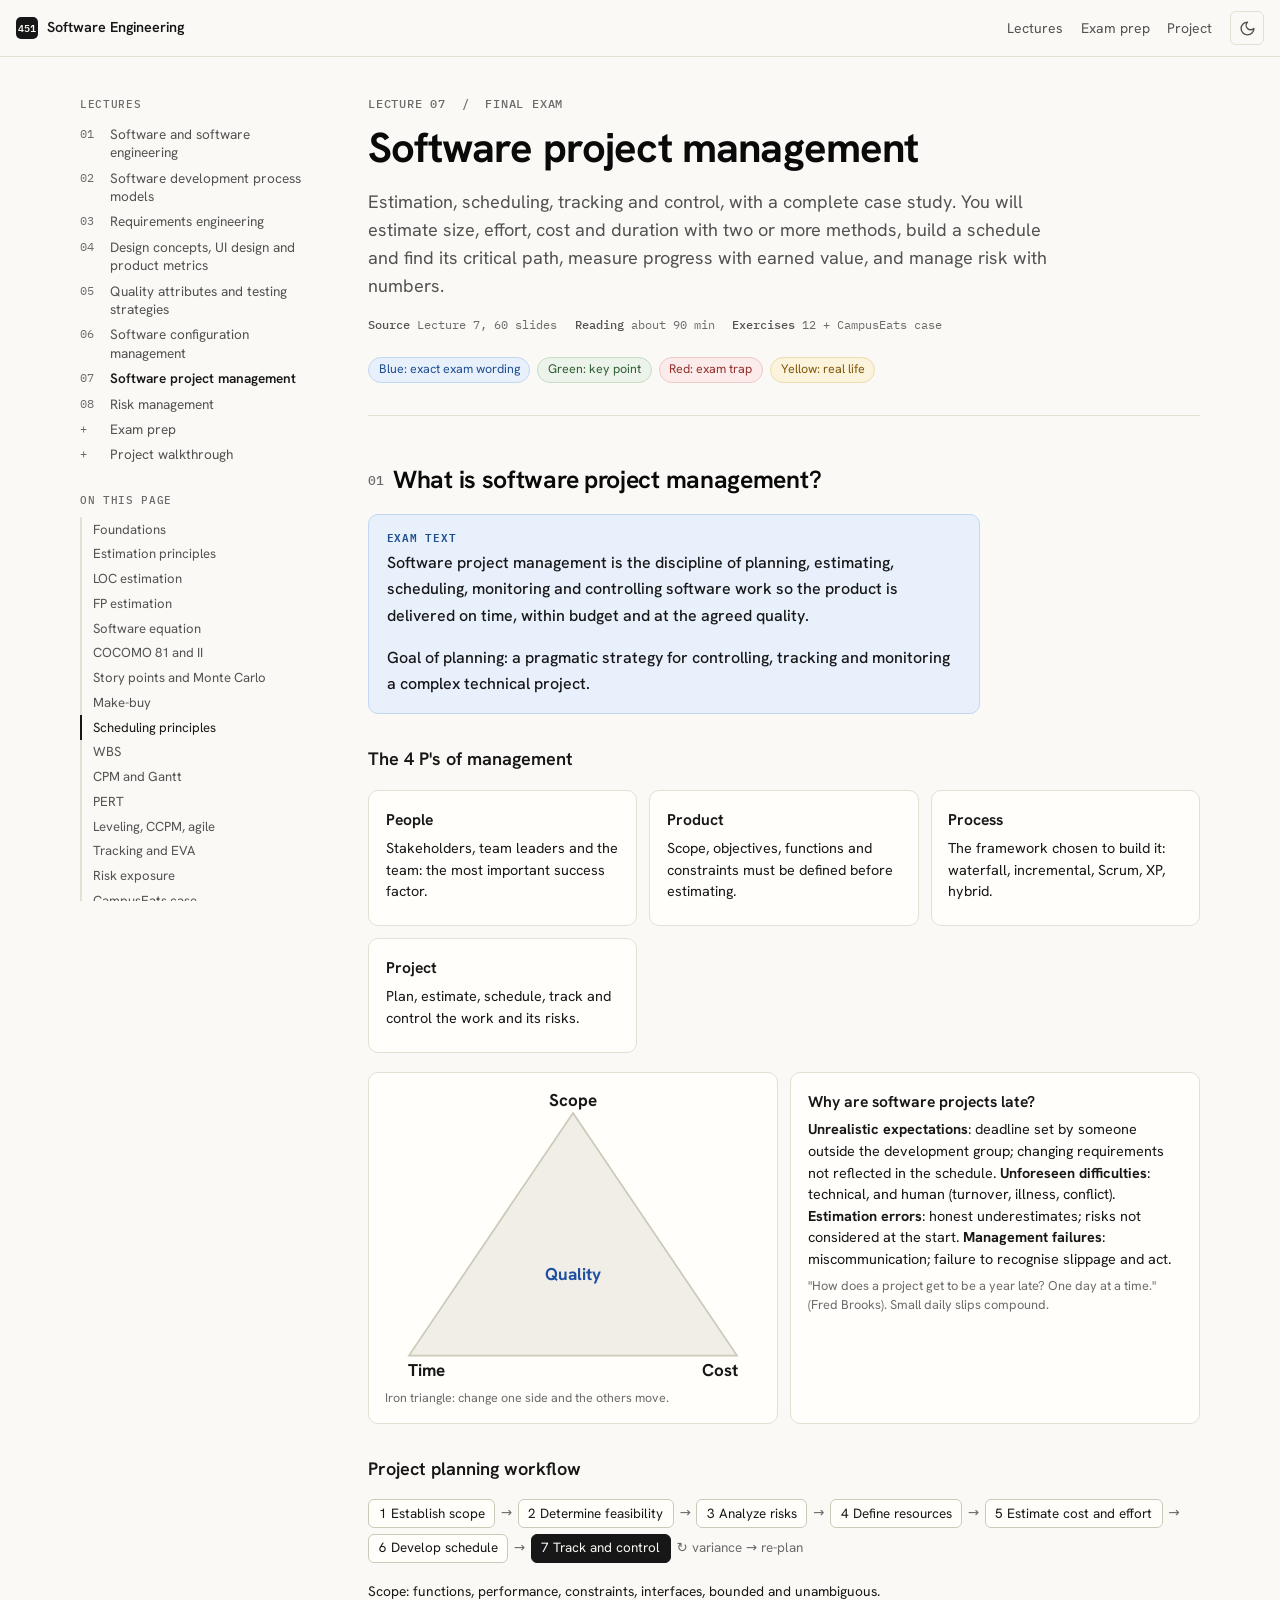
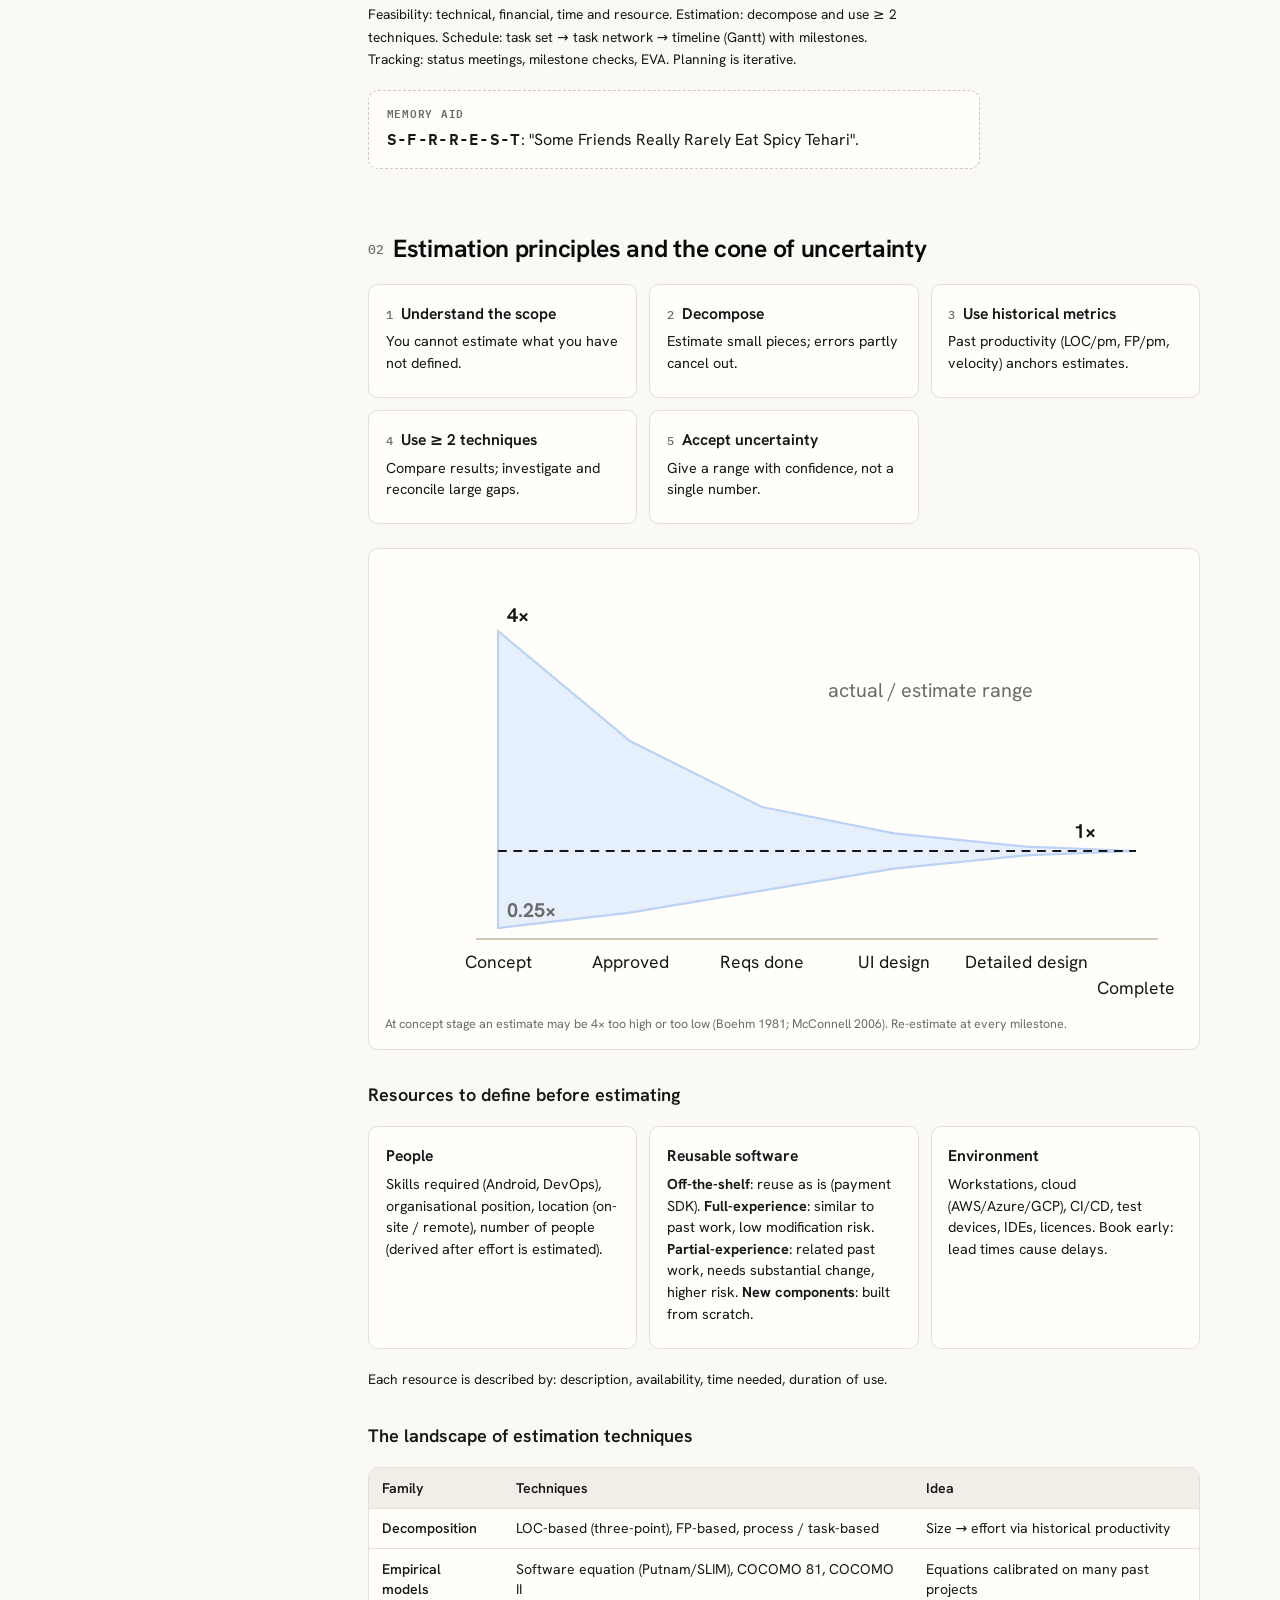
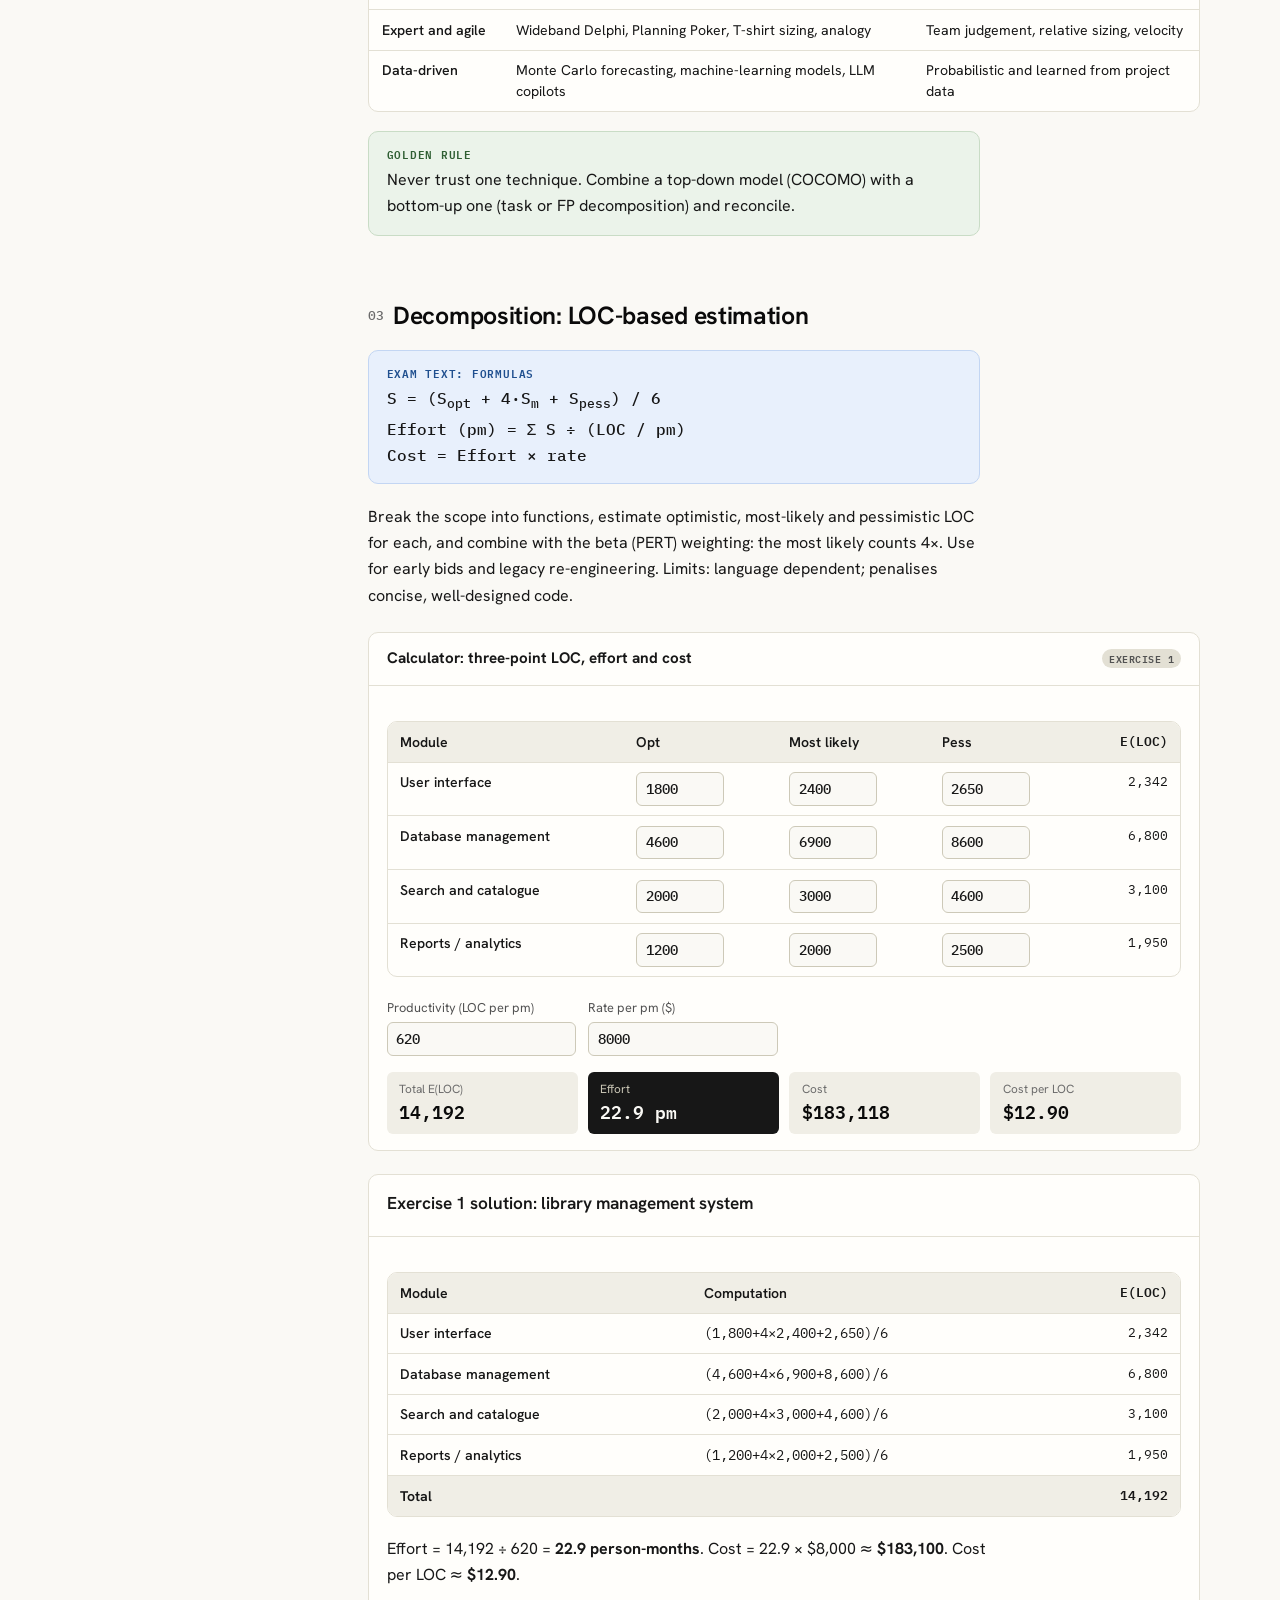
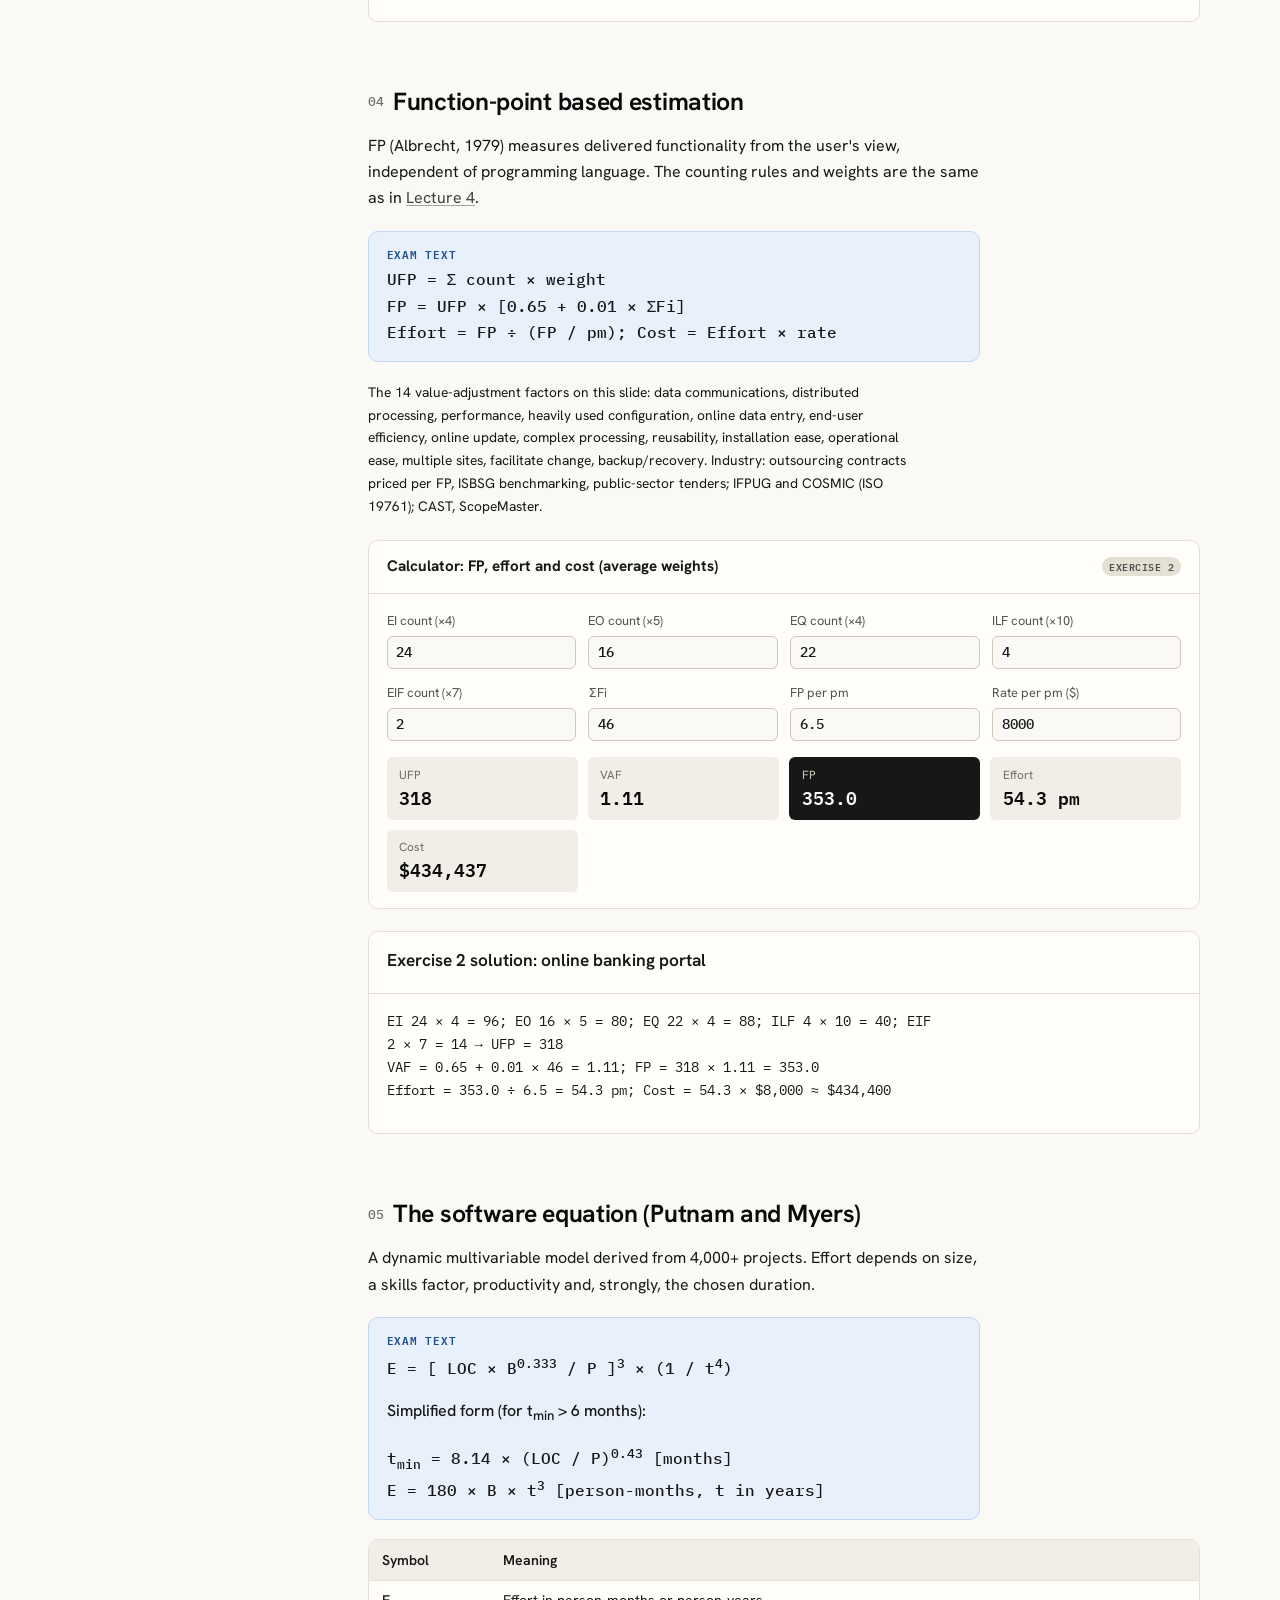
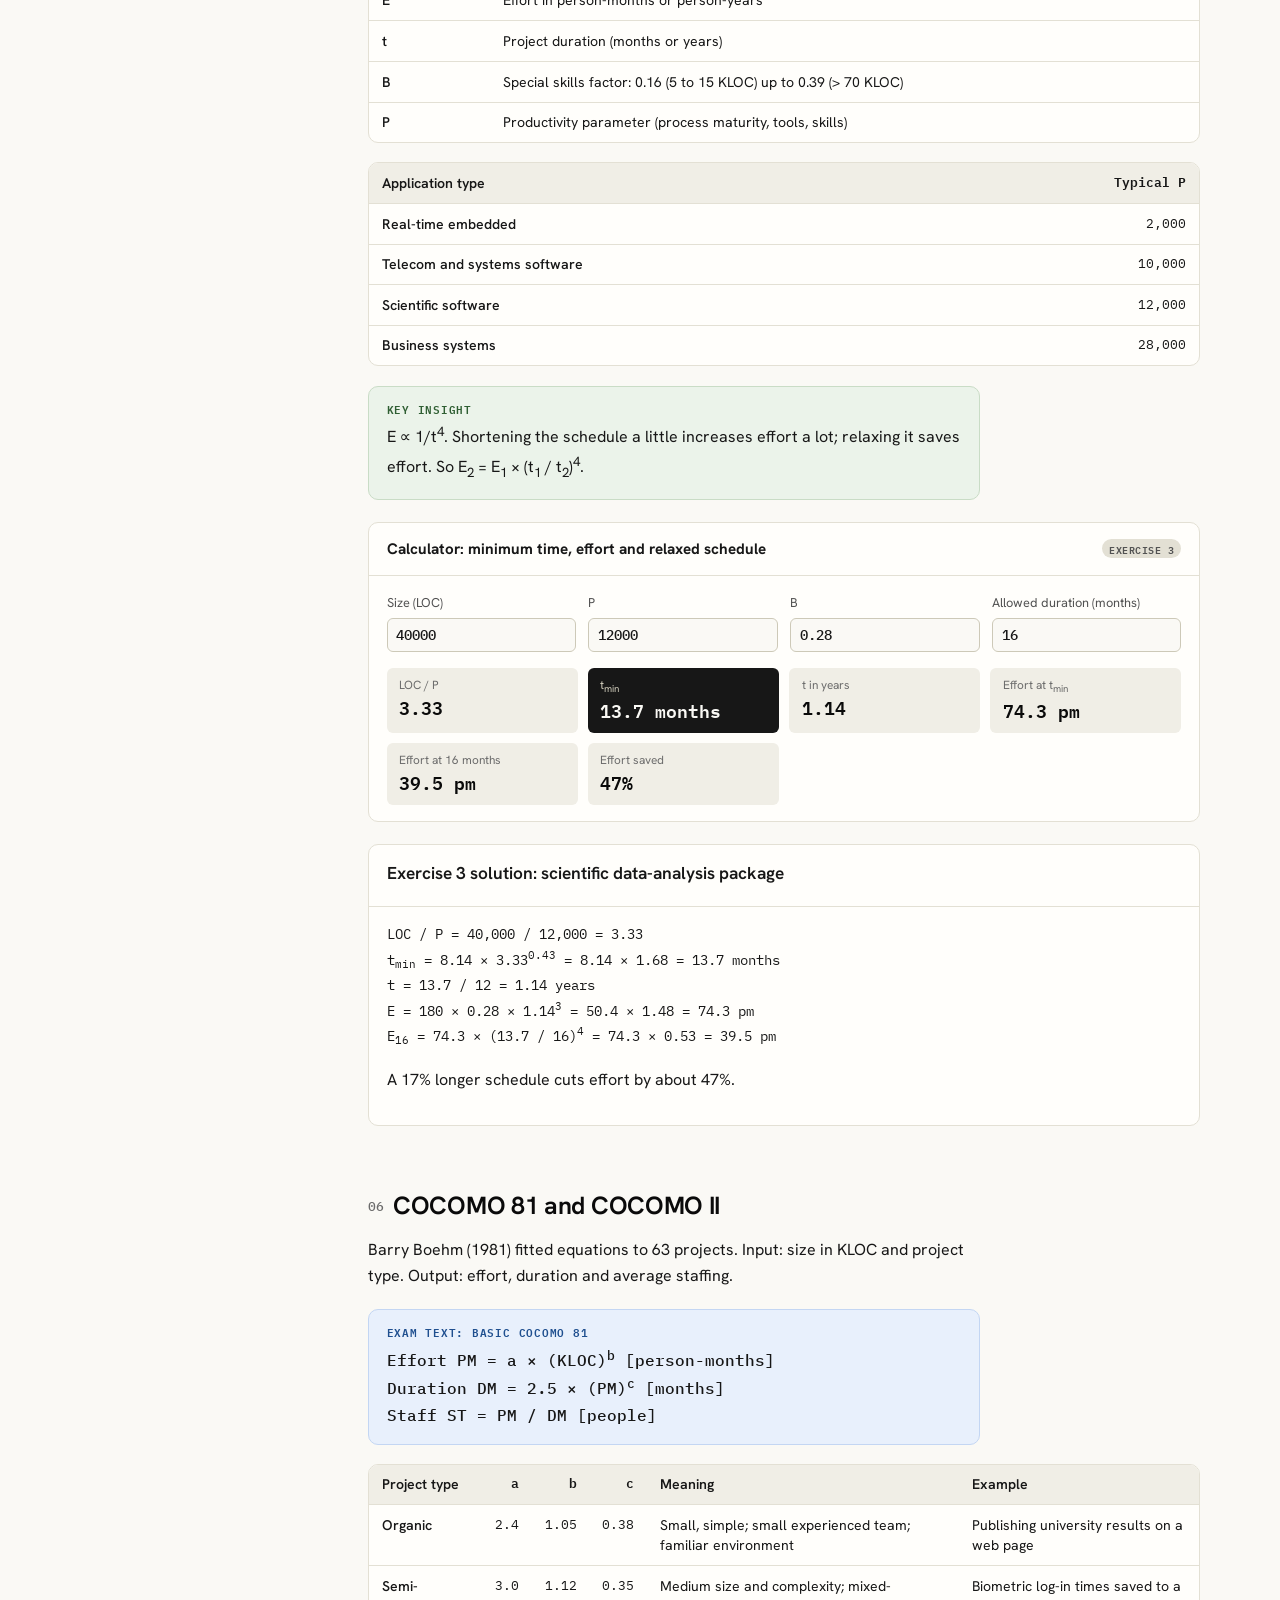
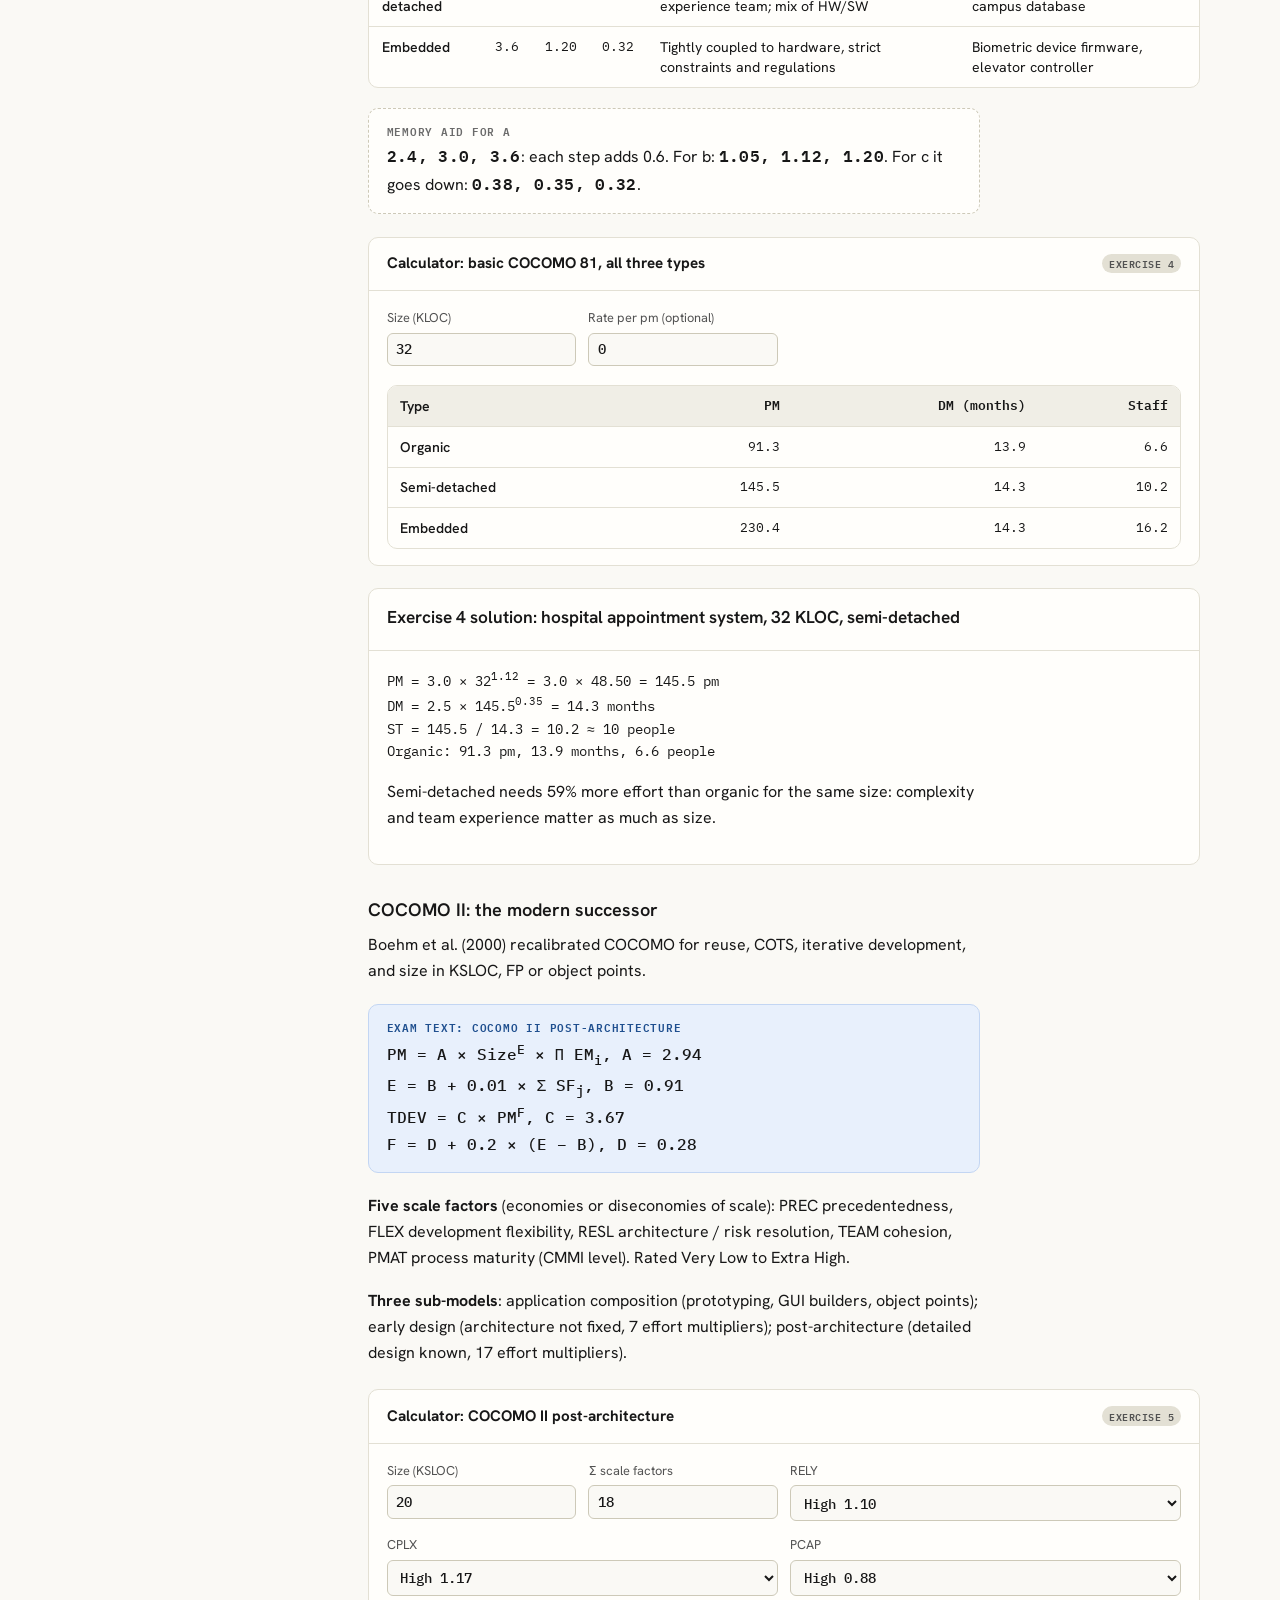
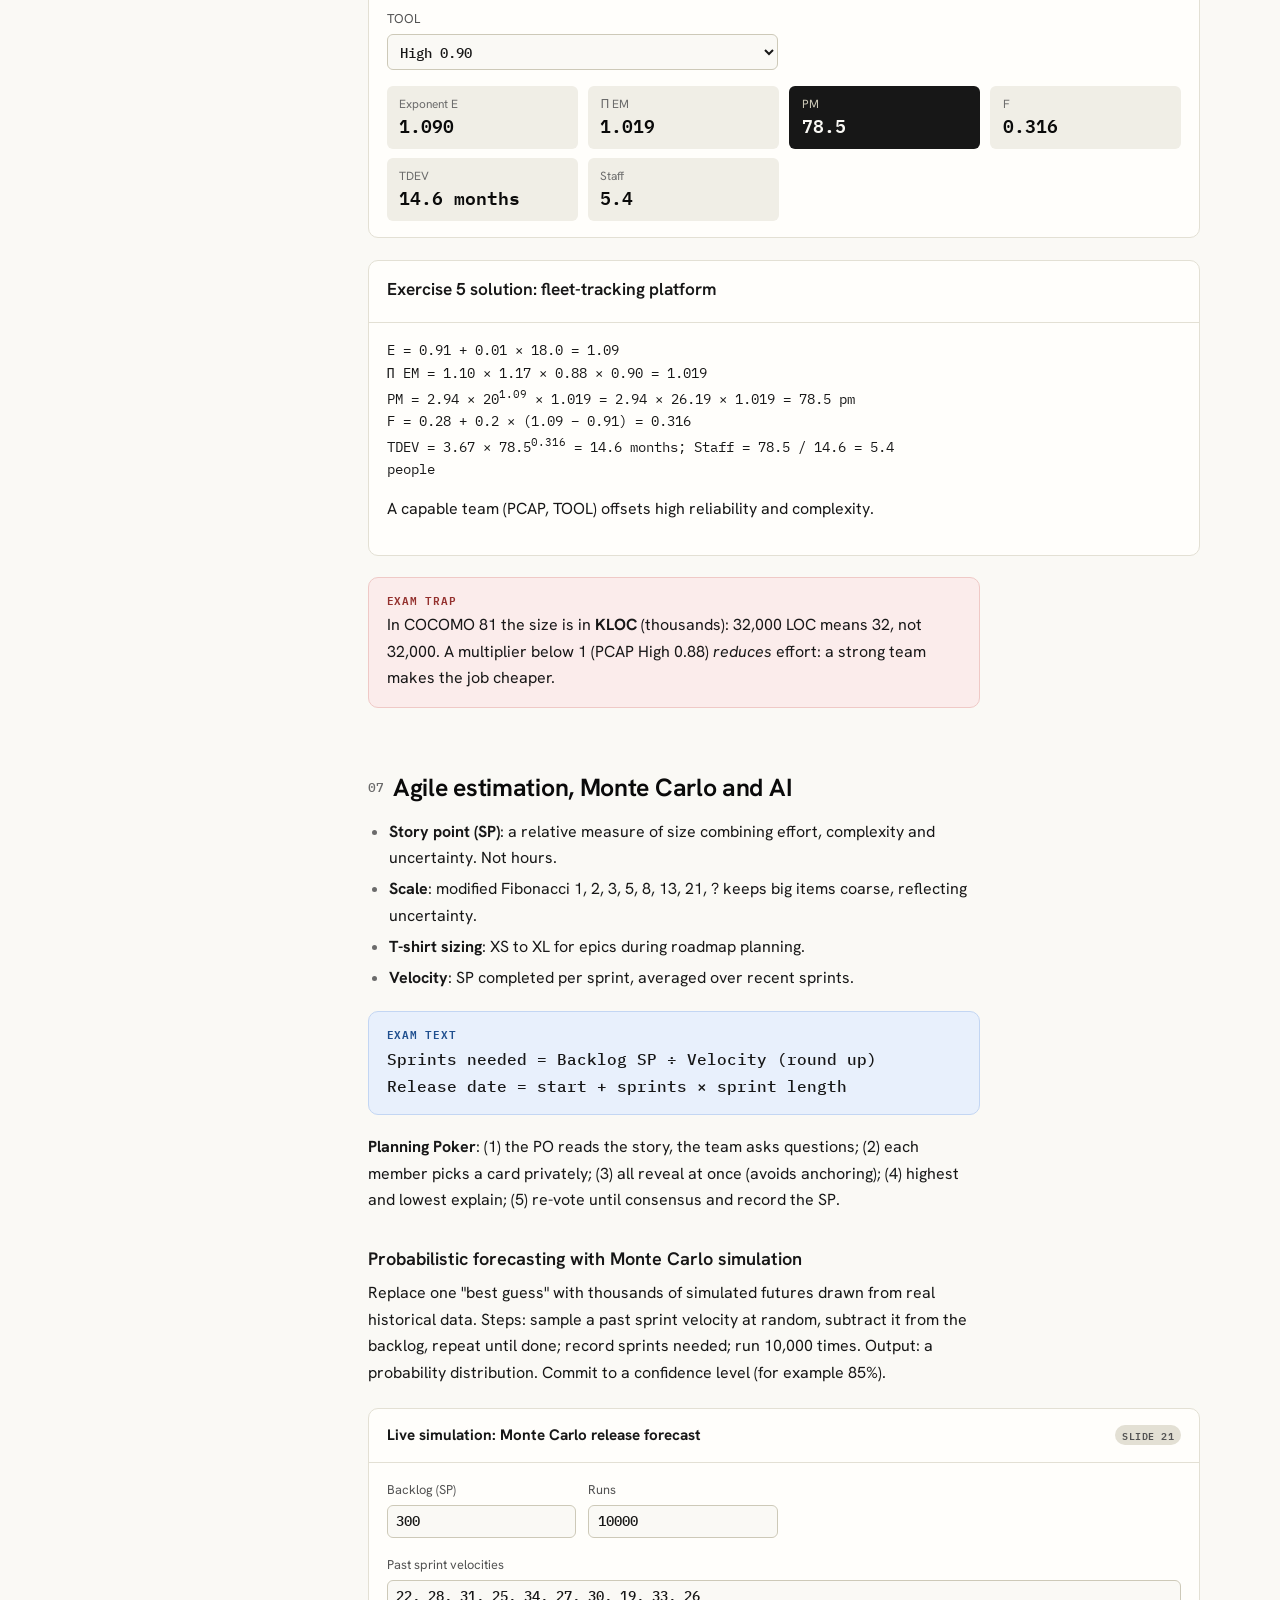
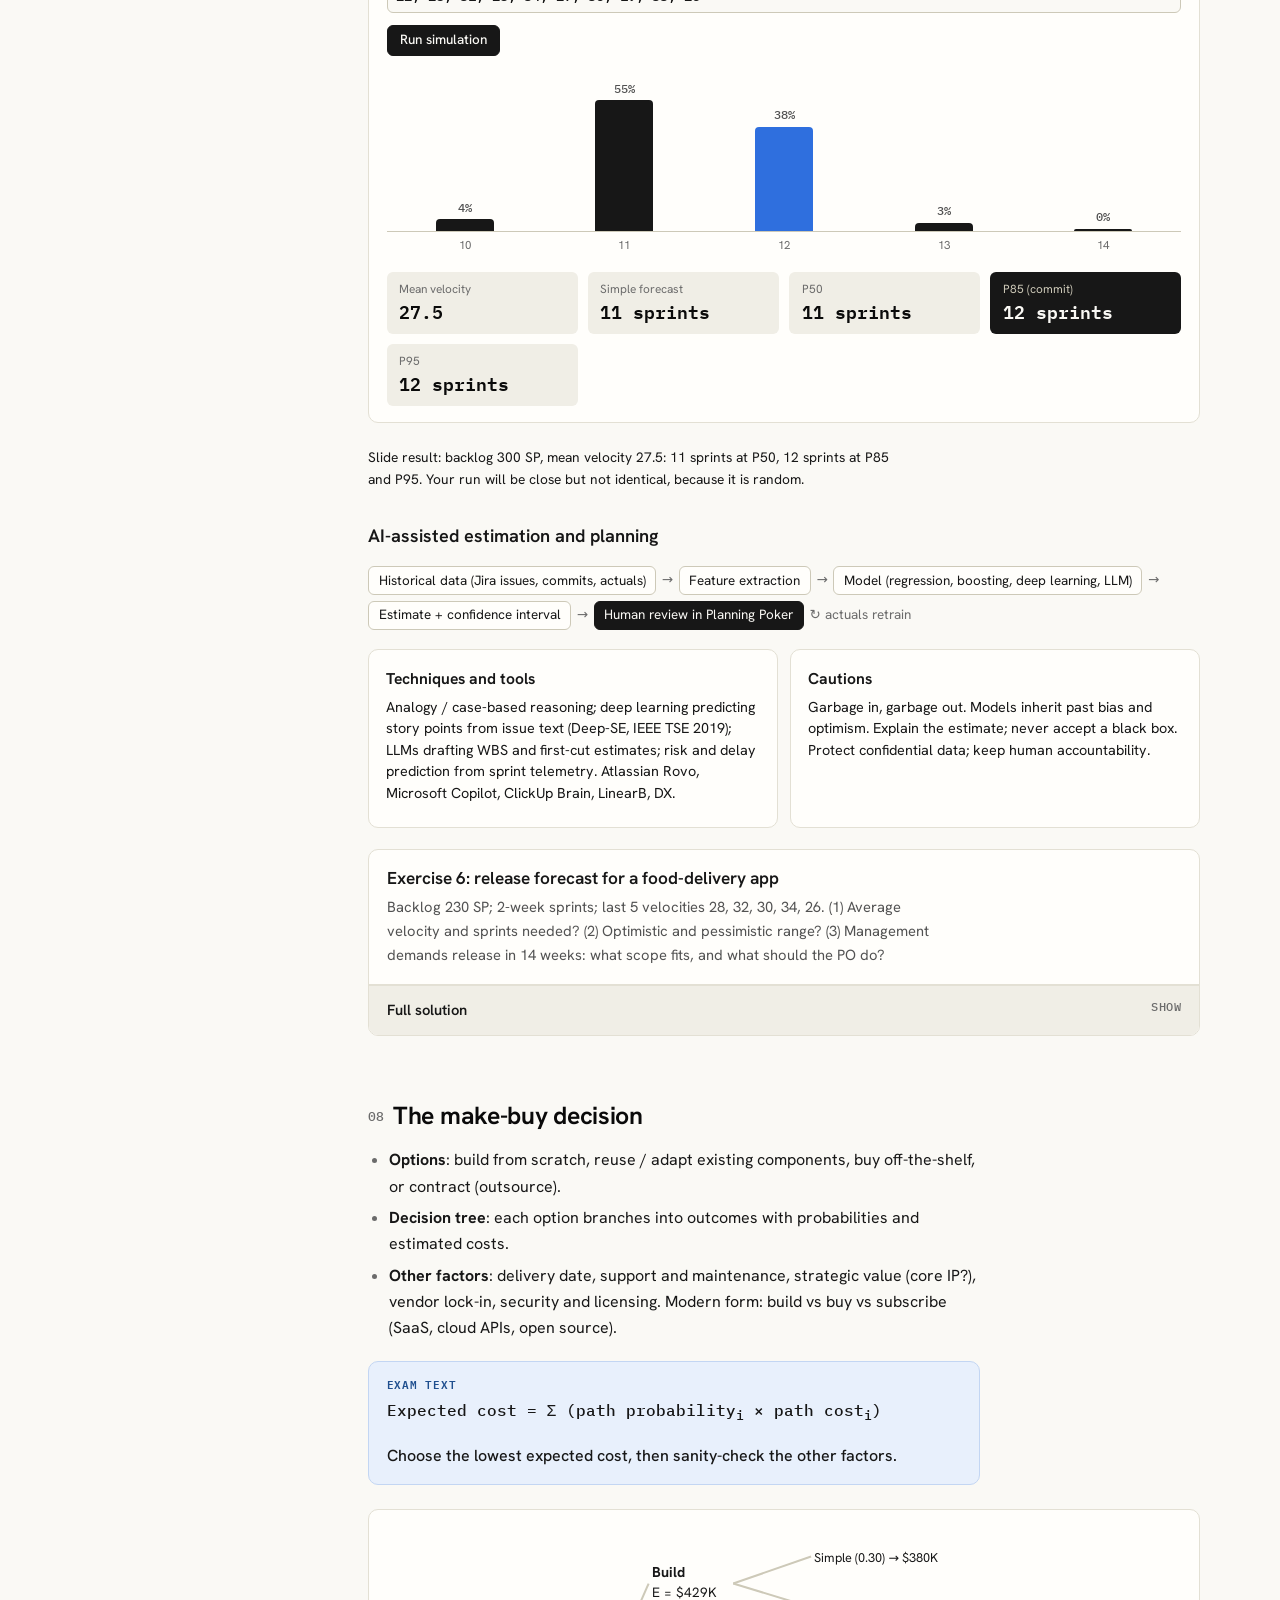
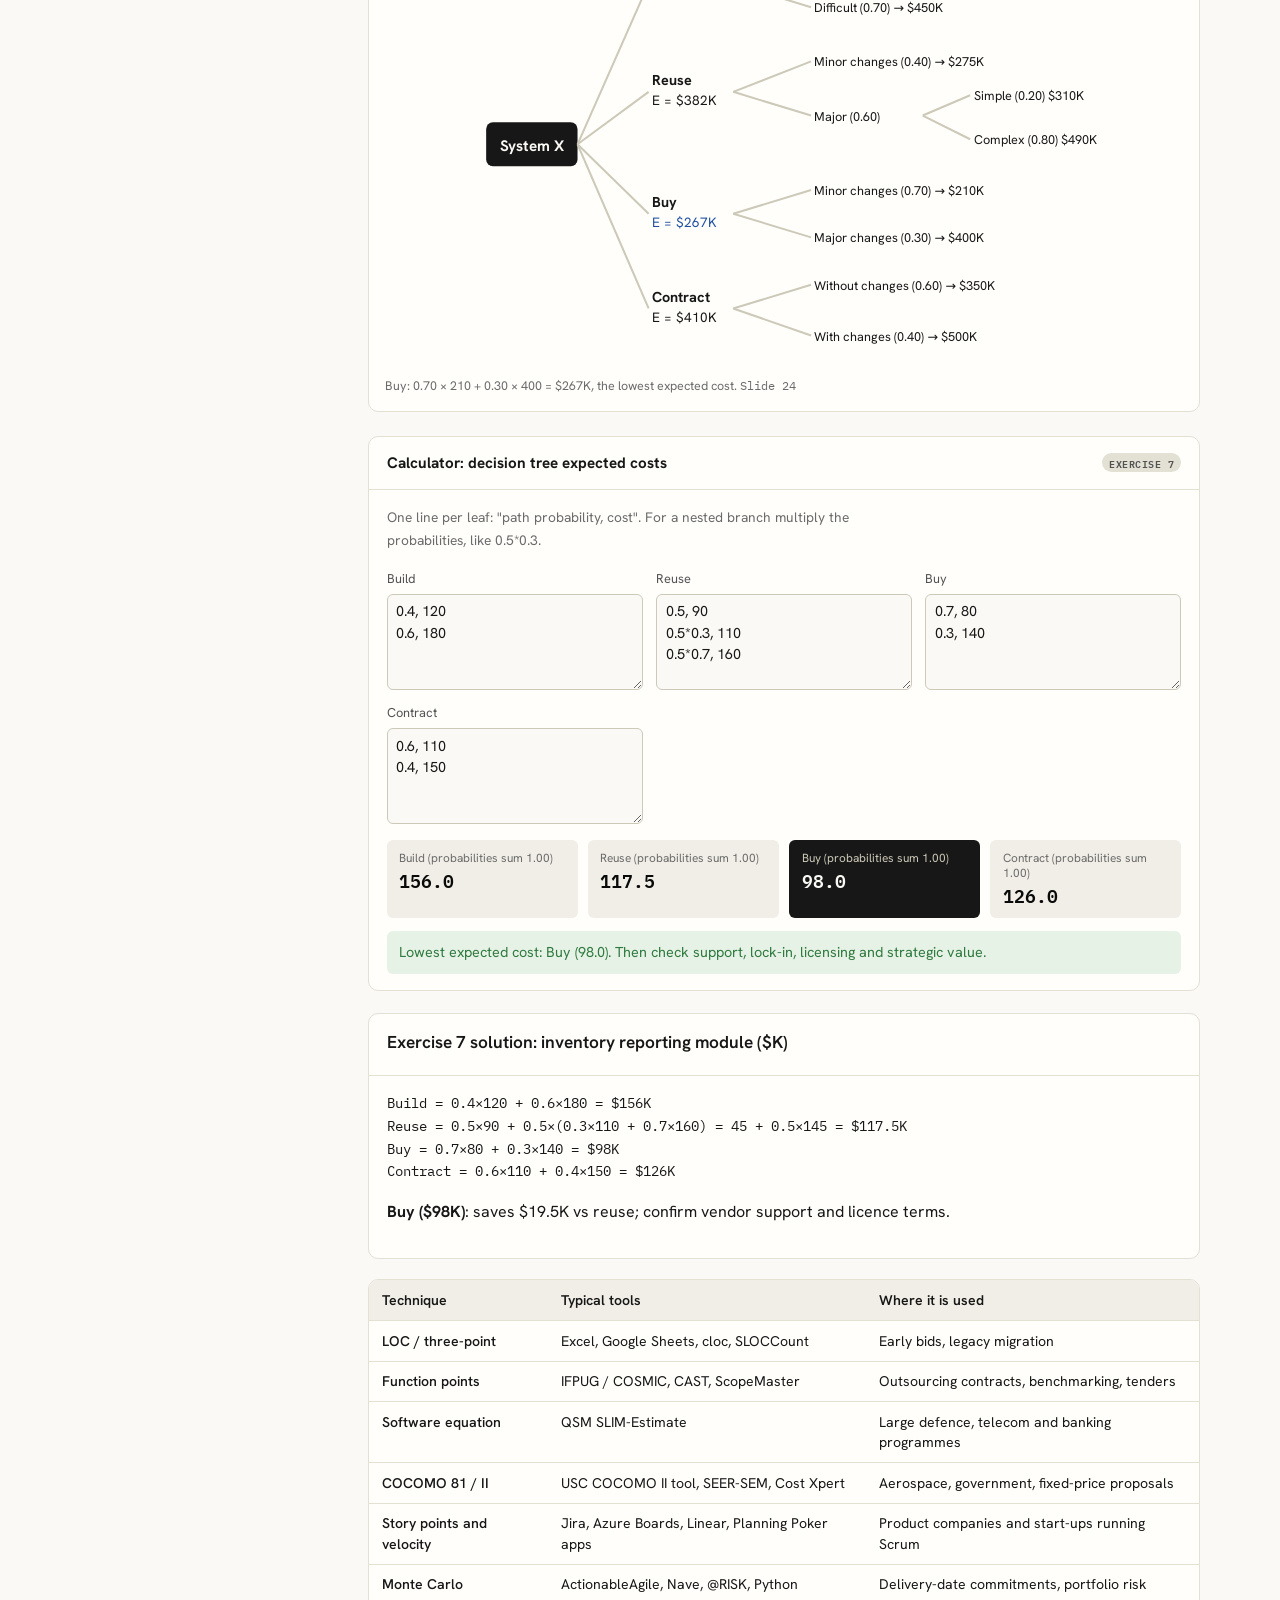
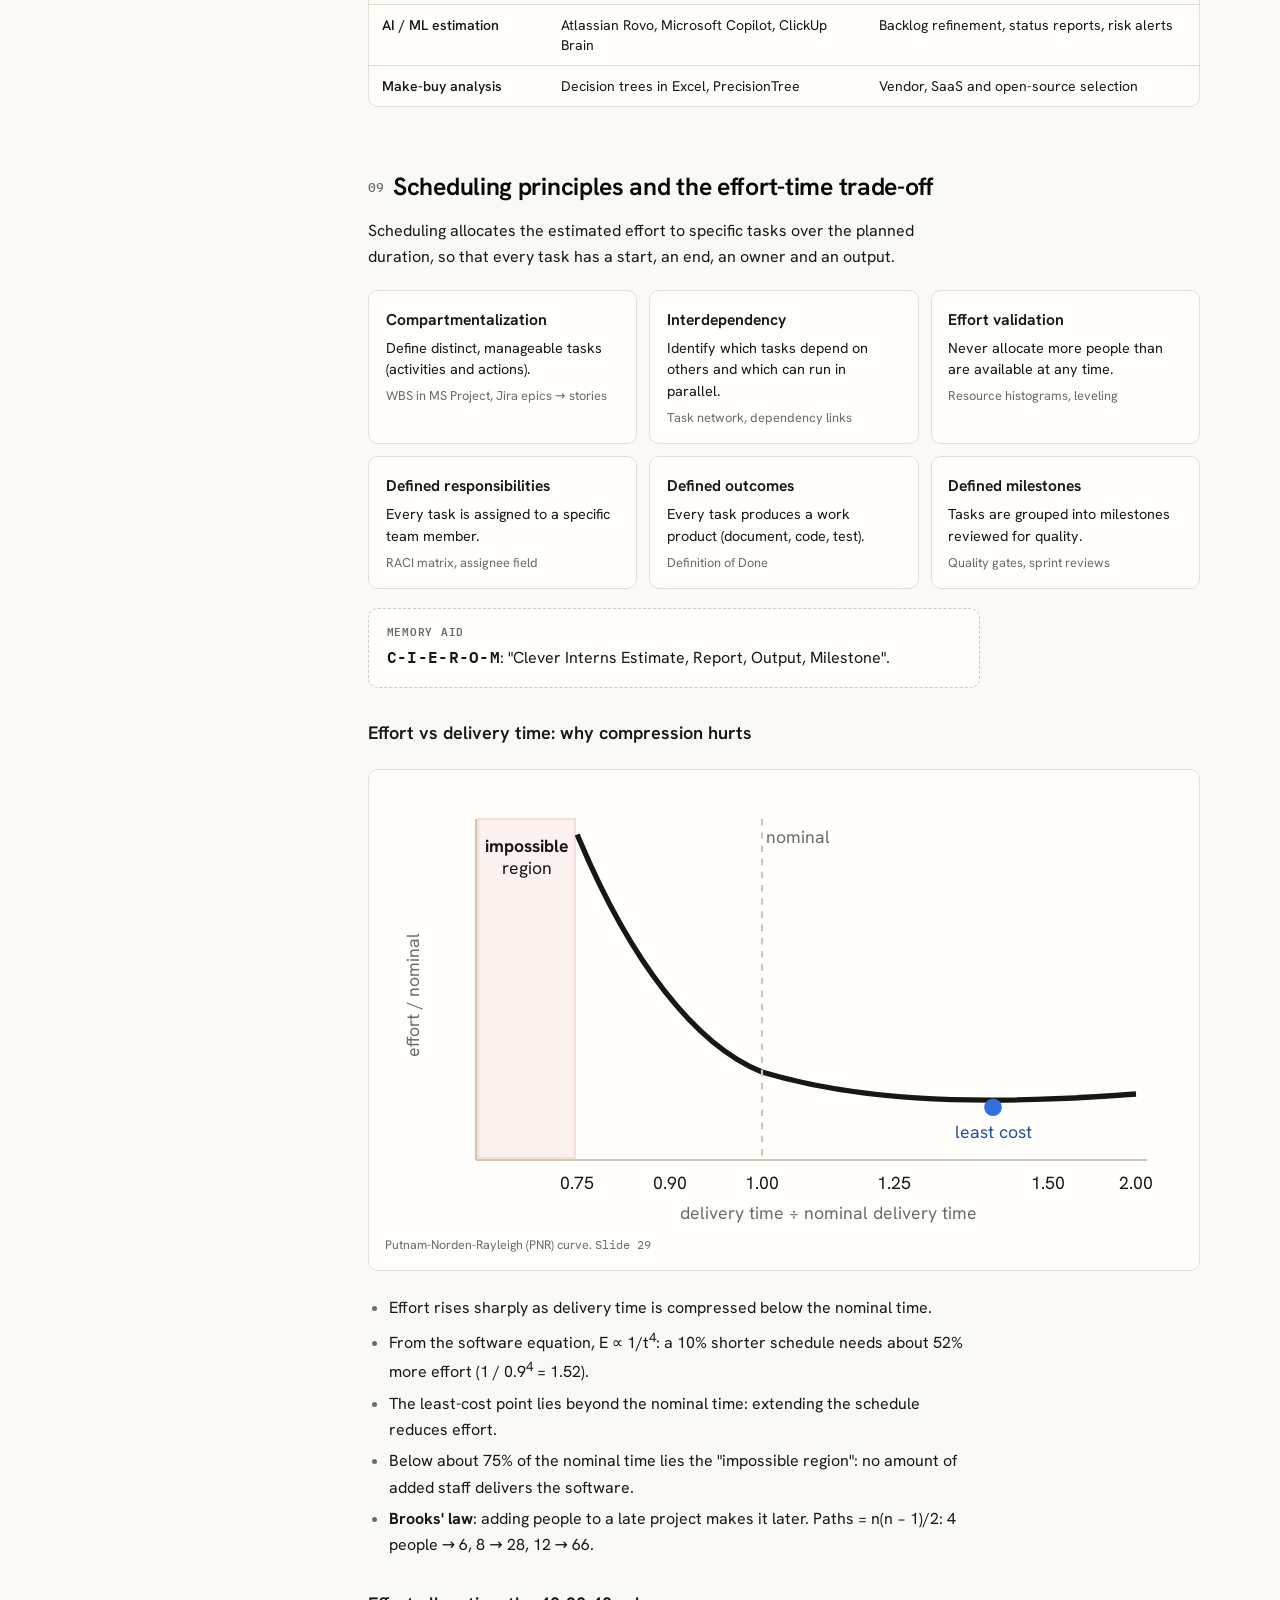
<file: lectures/07-project-management.html>
<!doctype html>
<html lang="en">
<head>
<meta charset="utf-8">
<meta name="viewport" content="width=device-width, initial-scale=1">
<title>Software Project Management</title>
<meta name="description" content="CSE451 Lecture 7: estimation (LOC, FP, software equation, COCOMO, story points, Monte Carlo, make-buy), scheduling (WBS, CPM, PERT, Gantt), tracking (EVA) and the CampusEats case.">
<script>try{var t=localStorage.getItem('theme');if(t?t==='dark':matchMedia('(prefers-color-scheme: dark)').matches)document.documentElement.classList.add('dark')}catch(e){}</script>
<link rel="stylesheet" href="../assets/style.css">
</head>
<body data-root=".." data-slug="07-project-management">
<a class="skip" href="#main">Skip to content</a>
<header id="site-header"></header>
<div class="chips" id="chips"></div>
<main id="main">
<div class="lecture">
<nav class="rail" id="rail" aria-label="Lectures"></nav>
<article class="article">

<header class="lecture-head">
  <p class="eyebrow">Lecture 07 &nbsp;/&nbsp; Final exam</p>
  <h1>Software project management</h1>
  <p class="summary">Estimation, scheduling, tracking and control, with a complete case study. You will estimate size, effort, cost and duration with two or more methods, build a schedule and find its critical path, measure progress with earned value, and manage risk with numbers.</p>
  <p class="meta"><span><b>Source</b> Lecture 7, 60 slides</span><span><b>Reading</b> about 90 min</span><span><b>Exercises</b> 12 + CampusEats case</span></p>
  <div class="howto"><span class="h-exam">Blue: exact exam wording</span><span class="h-key">Green: key point</span><span class="h-trap">Red: exam trap</span><span class="h-real">Yellow: real life</span></div>
</header>

<div class="prose">

<section id="foundations">
<h2 data-short="Foundations"><span class="n">01</span>What is software project management?</h2>
<div class="box exact"><span class="lbl">Exam text</span><p>Software project management is the discipline of planning, estimating, scheduling, monitoring and controlling software work so the product is delivered on time, within budget and at the agreed quality.</p><p>Goal of planning: a pragmatic strategy for controlling, tracking and monitoring a complex technical project.</p></div>
<h3>The 4 P's of management</h3>
<div class="cards">
  <div class="c"><h4>People</h4><p>Stakeholders, team leaders and the team: the most important success factor.</p></div>
  <div class="c"><h4>Product</h4><p>Scope, objectives, functions and constraints must be defined before estimating.</p></div>
  <div class="c"><h4>Process</h4><p>The framework chosen to build it: waterfall, incremental, Scrum, XP, hybrid.</p></div>
  <div class="c"><h4>Project</h4><p>Plan, estimate, schedule, track and control the work and its risks.</p></div>
</div>
<div class="cards two">
<figure class="fig" style="margin:0"><svg viewBox="0 0 220 170" role="img" aria-label="Iron triangle: scope, time, cost with quality in the centre">
  <polygon points="110,14 206,156 14,156" class="f-sunk"/>
  <g font-size="10" font-weight="700" text-anchor="middle"><text x="110" y="10">Scope</text><text x="196" y="168">Cost</text><text x="24" y="168">Time</text><text x="110" y="112" class="t-acc">Quality</text></g>
</svg><figcaption>Iron triangle: change one side and the others move.</figcaption></figure>
<div class="c"><h4>Why are software projects late?</h4><p><b>Unrealistic expectations</b>: deadline set by someone outside the development group; changing requirements not reflected in the schedule. <b>Unforeseen difficulties</b>: technical, and human (turnover, illness, conflict). <b>Estimation errors</b>: honest underestimates; risks not considered at the start. <b>Management failures</b>: miscommunication; failure to recognise slippage and act.</p>
<span class="ex">"How does a project get to be a year late? One day at a time." (Fred Brooks). Small daily slips compound.</span></div>
</div>
<h3>Project planning workflow</h3>
<div class="flow"><span>1 Establish scope</span><i>&rarr;</i><span>2 Determine feasibility</span><i>&rarr;</i><span>3 Analyze risks</span><i>&rarr;</i><span>4 Define resources</span><i>&rarr;</i><span>5 Estimate cost and effort</span><i>&rarr;</i><span>6 Develop schedule</span><i>&rarr;</i><span class="hl">7 Track and control</span><i>&#8635; variance &rarr; re-plan</i></div>
<p class="small">Scope: functions, performance, constraints, interfaces, bounded and unambiguous. Feasibility: technical, financial, time and resource. Estimation: decompose and use &ge; 2 techniques. Schedule: task set &rarr; task network &rarr; timeline (Gantt) with milestones. Tracking: status meetings, milestone checks, EVA. Planning is iterative.</p>
<div class="box mem"><span class="lbl">Memory aid</span><p><strong>S-F-R-R-E-S-T</strong>: "Some Friends Really Rarely Eat Spicy Tehari".</p></div>
</section>

<section id="principles">
<h2 data-short="Estimation principles"><span class="n">02</span>Estimation principles and the cone of uncertainty</h2>
<div class="cards">
  <div class="c"><h4><span class="idx">1</span> Understand the scope</h4><p>You cannot estimate what you have not defined.</p></div>
  <div class="c"><h4><span class="idx">2</span> Decompose</h4><p>Estimate small pieces; errors partly cancel out.</p></div>
  <div class="c"><h4><span class="idx">3</span> Use historical metrics</h4><p>Past productivity (LOC/pm, FP/pm, velocity) anchors estimates.</p></div>
  <div class="c"><h4><span class="idx">4</span> Use &ge; 2 techniques</h4><p>Compare results; investigate and reconcile large gaps.</p></div>
  <div class="c"><h4><span class="idx">5</span> Accept uncertainty</h4><p>Give a range with confidence, not a single number.</p></div>
</div>
<figure class="fig">
<svg viewBox="0 0 360 200" role="img" aria-label="Cone of uncertainty narrowing from 4x and 0.25x at concept to 1x when software is complete">
  <line x1="40" y1="170" x2="350" y2="170" class="s-line"/>
  <path d="M50,30 L110,80 L170,110 L230,122 L290,128 L340,130 L340,130 L290,132 L230,138 L170,148 L110,158 L50,165 Z" class="f-acc-t"/>
  <line x1="50" y1="130" x2="340" y2="130" class="s-ink" stroke-dasharray="4 3"/>
  <g font-size="8" class="t-muted" text-anchor="middle"><text x="50" y="183">Concept</text><text x="110" y="183">Approved</text><text x="170" y="183">Reqs done</text><text x="230" y="183">UI design</text><text x="290" y="183">Detailed design</text><text x="340" y="195">Complete</text></g>
  <g font-size="9" font-weight="700"><text x="54" y="26">4&times;</text><text x="54" y="160" class="t-muted">0.25&times;</text><text x="312" y="124">1&times;</text></g>
  <text x="200" y="60" font-size="9" class="t-muted">actual / estimate range</text>
</svg>
<figcaption>At concept stage an estimate may be 4&times; too high or too low (Boehm 1981; McConnell 2006). Re-estimate at every milestone.</figcaption>
</figure>
<h3>Resources to define before estimating</h3>
<div class="cards">
  <div class="c"><h4>People</h4><p>Skills required (Android, DevOps), organisational position, location (on-site / remote), number of people (derived after effort is estimated).</p></div>
  <div class="c"><h4>Reusable software</h4><p><b>Off-the-shelf</b>: reuse as is (payment SDK). <b>Full-experience</b>: similar to past work, low modification risk. <b>Partial-experience</b>: related past work, needs substantial change, higher risk. <b>New components</b>: built from scratch.</p></div>
  <div class="c"><h4>Environment</h4><p>Workstations, cloud (AWS/Azure/GCP), CI/CD, test devices, IDEs, licences. Book early: lead times cause delays.</p></div>
</div>
<p class="small">Each resource is described by: description, availability, time needed, duration of use.</p>
<h3>The landscape of estimation techniques</h3>
<div class="tscroll"><table><tr><th>Family</th><th>Techniques</th><th>Idea</th></tr>
<tr><td>Decomposition</td><td>LOC-based (three-point), FP-based, process / task-based</td><td>Size &rarr; effort via historical productivity</td></tr>
<tr><td>Empirical models</td><td>Software equation (Putnam/SLIM), COCOMO 81, COCOMO II</td><td>Equations calibrated on many past projects</td></tr>
<tr><td>Expert and agile</td><td>Wideband Delphi, Planning Poker, T-shirt sizing, analogy</td><td>Team judgement, relative sizing, velocity</td></tr>
<tr><td>Data-driven</td><td>Monte Carlo forecasting, machine-learning models, LLM copilots</td><td>Probabilistic and learned from project data</td></tr></table></div>
<div class="box key"><span class="lbl">Golden rule</span><p>Never trust one technique. Combine a top-down model (COCOMO) with a bottom-up one (task or FP decomposition) and reconcile.</p></div>
</section>

<section id="loc">
<h2 data-short="LOC estimation"><span class="n">03</span>Decomposition: LOC-based estimation</h2>
<div class="box exact"><span class="lbl">Exam text: formulas</span><p class="mono">S = (S<sub>opt</sub> + 4&middot;S<sub>m</sub> + S<sub>pess</sub>) / 6<br>Effort (pm) = &Sigma; S &divide; (LOC / pm)<br>Cost = Effort &times; rate</p></div>
<p>Break the scope into functions, estimate optimistic, most-likely and pessimistic LOC for each, and combine with the beta (PERT) weighting: the most likely counts 4&times;. Use for early bids and legacy re-engineering. Limits: language dependent; penalises concise, well-designed code.</p>
<div class="calc" id="loc-c">
  <div class="head"><strong>Calculator: three-point LOC, effort and cost</strong><span class="tag">Exercise 1</span></div>
  <div class="body">
    <div class="tscroll"><table id="lc-t"><tr><th>Module</th><th>Opt</th><th>Most likely</th><th>Pess</th><th class="num">E(LOC)</th></tr>
      <tr><td>User interface</td><td><input type="number" value="1800"></td><td><input type="number" value="2400"></td><td><input type="number" value="2650"></td><td class="num" data-e></td></tr>
      <tr><td>Database management</td><td><input type="number" value="4600"></td><td><input type="number" value="6900"></td><td><input type="number" value="8600"></td><td class="num" data-e></td></tr>
      <tr><td>Search and catalogue</td><td><input type="number" value="2000"></td><td><input type="number" value="3000"></td><td><input type="number" value="4600"></td><td class="num" data-e></td></tr>
      <tr><td>Reports / analytics</td><td><input type="number" value="1200"></td><td><input type="number" value="2000"></td><td><input type="number" value="2500"></td><td class="num" data-e></td></tr></table></div>
    <div class="fields"><label class="field">Productivity (LOC per pm)<input type="number" id="lc-p" value="620"></label><label class="field">Rate per pm ($)<input type="number" id="lc-r" value="8000"></label></div>
    <div class="out" id="lc-out"></div>
  </div>
</div>
<div class="ex-card"><header><h3>Exercise 1 solution: library management system</h3></header><div class="inner">
<div class="tscroll"><table><tr><th>Module</th><th>Computation</th><th class="num">E(LOC)</th></tr>
<tr><td>User interface</td><td class="mono">(1,800+4&times;2,400+2,650)/6</td><td class="num">2,342</td></tr>
<tr><td>Database management</td><td class="mono">(4,600+4&times;6,900+8,600)/6</td><td class="num">6,800</td></tr>
<tr><td>Search and catalogue</td><td class="mono">(2,000+4&times;3,000+4,600)/6</td><td class="num">3,100</td></tr>
<tr><td>Reports / analytics</td><td class="mono">(1,200+4&times;2,000+2,500)/6</td><td class="num">1,950</td></tr>
<tr class="total"><td colspan="2">Total</td><td class="num">14,192</td></tr></table></div>
<p>Effort = 14,192 &divide; 620 = <b>22.9 person-months</b>. Cost = 22.9 &times; $8,000 &asymp; <b>$183,100</b>. Cost per LOC &asymp; <b>$12.90</b>.</p></div></div>
</section>

<section id="fp">
<h2 data-short="FP estimation"><span class="n">04</span>Function-point based estimation</h2>
<p>FP (Albrecht, 1979) measures delivered functionality from the user's view, independent of programming language. The counting rules and weights are the same as in <a href="04-design-and-metrics.html#fp">Lecture 4</a>.</p>
<div class="box exact"><span class="lbl">Exam text</span><p class="mono">UFP = &Sigma; count &times; weight<br>FP = UFP &times; [0.65 + 0.01 &times; &Sigma;Fi]<br>Effort = FP &divide; (FP / pm); Cost = Effort &times; rate</p></div>
<p class="small">The 14 value-adjustment factors on this slide: data communications, distributed processing, performance, heavily used configuration, online data entry, end-user efficiency, online update, complex processing, reusability, installation ease, operational ease, multiple sites, facilitate change, backup/recovery. Industry: outsourcing contracts priced per FP, ISBSG benchmarking, public-sector tenders; IFPUG and COSMIC (ISO 19761); CAST, ScopeMaster.</p>
<div class="calc" id="fp7">
  <div class="head"><strong>Calculator: FP, effort and cost (average weights)</strong><span class="tag">Exercise 2</span></div>
  <div class="body">
    <div class="fields">
      <label class="field">EI count (&times;4)<input type="number" data-fw="4" value="24"></label>
      <label class="field">EO count (&times;5)<input type="number" data-fw="5" value="16"></label>
      <label class="field">EQ count (&times;4)<input type="number" data-fw="4" value="22"></label>
      <label class="field">ILF count (&times;10)<input type="number" data-fw="10" value="4"></label>
      <label class="field">EIF count (&times;7)<input type="number" data-fw="7" value="2"></label>
      <label class="field">&Sigma;Fi<input type="number" id="f7-f" value="46"></label>
      <label class="field">FP per pm<input type="number" id="f7-p" value="6.5" step="0.1"></label>
      <label class="field">Rate per pm ($)<input type="number" id="f7-r" value="8000"></label>
    </div>
    <div class="out" id="f7-out"></div>
  </div>
</div>
<div class="ex-card"><header><h3>Exercise 2 solution: online banking portal</h3></header><div class="inner">
<p class="mono small">EI 24 &times; 4 = 96; EO 16 &times; 5 = 80; EQ 22 &times; 4 = 88; ILF 4 &times; 10 = 40; EIF 2 &times; 7 = 14 &rarr; UFP = 318<br>VAF = 0.65 + 0.01 &times; 46 = 1.11; FP = 318 &times; 1.11 = 353.0<br>Effort = 353.0 &divide; 6.5 = 54.3 pm; Cost = 54.3 &times; $8,000 &asymp; $434,400</p></div></div>
</section>

<section id="equation">
<h2 data-short="Software equation"><span class="n">05</span>The software equation (Putnam and Myers)</h2>
<p>A dynamic multivariable model derived from 4,000+ projects. Effort depends on size, a skills factor, productivity and, strongly, the chosen duration.</p>
<div class="box exact"><span class="lbl">Exam text</span><p class="mono">E = [ LOC &times; B<sup>0.333</sup> / P ]<sup>3</sup> &times; (1 / t<sup>4</sup>)</p><p>Simplified form (for t<sub>min</sub> &gt; 6 months):</p><p class="mono">t<sub>min</sub> = 8.14 &times; (LOC / P)<sup>0.43</sup> [months]<br>E = 180 &times; B &times; t<sup>3</sup> [person-months, t in years]</p></div>
<div class="tscroll"><table><tr><th>Symbol</th><th>Meaning</th></tr><tr><td>E</td><td>Effort in person-months or person-years</td></tr><tr><td>t</td><td>Project duration (months or years)</td></tr><tr><td>B</td><td>Special skills factor: 0.16 (5 to 15 KLOC) up to 0.39 (&gt; 70 KLOC)</td></tr><tr><td>P</td><td>Productivity parameter (process maturity, tools, skills)</td></tr></table></div>
<div class="tscroll"><table><tr><th>Application type</th><th class="num">Typical P</th></tr><tr><td>Real-time embedded</td><td class="num">2,000</td></tr><tr><td>Telecom and systems software</td><td class="num">10,000</td></tr><tr><td>Scientific software</td><td class="num">12,000</td></tr><tr><td>Business systems</td><td class="num">28,000</td></tr></table></div>
<div class="box key"><span class="lbl">Key insight</span><p>E &prop; 1/t<sup>4</sup>. Shortening the schedule a little increases effort a lot; relaxing it saves effort. So E<sub>2</sub> = E<sub>1</sub> &times; (t<sub>1</sub> / t<sub>2</sub>)<sup>4</sup>.</p></div>
<div class="calc" id="seq">
  <div class="head"><strong>Calculator: minimum time, effort and relaxed schedule</strong><span class="tag">Exercise 3</span></div>
  <div class="body">
    <div class="fields"><label class="field">Size (LOC)<input type="number" id="sq-l" value="40000"></label><label class="field">P<input type="number" id="sq-p" value="12000"></label><label class="field">B<input type="number" id="sq-b" value="0.28" step="0.01"></label><label class="field">Allowed duration (months)<input type="number" id="sq-t" value="16"></label></div>
    <div class="out" id="sq-out"></div>
  </div>
</div>
<div class="ex-card"><header><h3>Exercise 3 solution: scientific data-analysis package</h3></header><div class="inner">
<p class="mono small">LOC / P = 40,000 / 12,000 = 3.33<br>t<sub>min</sub> = 8.14 &times; 3.33<sup>0.43</sup> = 8.14 &times; 1.68 = 13.7 months<br>t = 13.7 / 12 = 1.14 years<br>E = 180 &times; 0.28 &times; 1.14<sup>3</sup> = 50.4 &times; 1.48 = 74.3 pm<br>E<sub>16</sub> = 74.3 &times; (13.7 / 16)<sup>4</sup> = 74.3 &times; 0.53 = 39.5 pm</p>
<p>A 17% longer schedule cuts effort by about 47%.</p></div></div>
</section>

<section id="cocomo">
<h2 data-short="COCOMO 81 and II"><span class="n">06</span>COCOMO 81 and COCOMO II</h2>
<p>Barry Boehm (1981) fitted equations to 63 projects. Input: size in KLOC and project type. Output: effort, duration and average staffing.</p>
<div class="box exact"><span class="lbl">Exam text: basic COCOMO 81</span><p class="mono">Effort PM = a &times; (KLOC)<sup>b</sup> [person-months]<br>Duration DM = 2.5 &times; (PM)<sup>c</sup> [months]<br>Staff ST = PM / DM [people]</p></div>
<div class="tscroll"><table><tr><th>Project type</th><th class="num">a</th><th class="num">b</th><th class="num">c</th><th>Meaning</th><th>Example</th></tr>
<tr><td>Organic</td><td class="num">2.4</td><td class="num">1.05</td><td class="num">0.38</td><td>Small, simple; small experienced team; familiar environment</td><td>Publishing university results on a web page</td></tr>
<tr><td>Semi-detached</td><td class="num">3.0</td><td class="num">1.12</td><td class="num">0.35</td><td>Medium size and complexity; mixed-experience team; mix of HW/SW</td><td>Biometric log-in times saved to a campus database</td></tr>
<tr><td>Embedded</td><td class="num">3.6</td><td class="num">1.20</td><td class="num">0.32</td><td>Tightly coupled to hardware, strict constraints and regulations</td><td>Biometric device firmware, elevator controller</td></tr></table></div>
<div class="box mem"><span class="lbl">Memory aid for a</span><p><strong>2.4, 3.0, 3.6</strong>: each step adds 0.6. For b: <strong>1.05, 1.12, 1.20</strong>. For c it goes down: <strong>0.38, 0.35, 0.32</strong>.</p></div>
<div class="calc" id="cc81">
  <div class="head"><strong>Calculator: basic COCOMO 81, all three types</strong><span class="tag">Exercise 4</span></div>
  <div class="body">
    <div class="fields"><label class="field">Size (KLOC)<input type="number" id="c8-k" value="32" step="0.1"></label><label class="field">Rate per pm (optional)<input type="number" id="c8-r" value="0"></label></div>
    <div class="tscroll"><table id="c8-t"></table></div>
  </div>
</div>
<div class="ex-card"><header><h3>Exercise 4 solution: hospital appointment system, 32 KLOC, semi-detached</h3></header><div class="inner">
<p class="mono small">PM = 3.0 &times; 32<sup>1.12</sup> = 3.0 &times; 48.50 = 145.5 pm<br>DM = 2.5 &times; 145.5<sup>0.35</sup> = 14.3 months<br>ST = 145.5 / 14.3 = 10.2 &asymp; 10 people<br>Organic: 91.3 pm, 13.9 months, 6.6 people</p>
<p>Semi-detached needs 59% more effort than organic for the same size: complexity and team experience matter as much as size.</p></div></div>
<h3>COCOMO II: the modern successor</h3>
<p>Boehm et al. (2000) recalibrated COCOMO for reuse, COTS, iterative development, and size in KSLOC, FP or object points.</p>
<div class="box exact"><span class="lbl">Exam text: COCOMO II post-architecture</span><p class="mono">PM = A &times; Size<sup>E</sup> &times; &Pi; EM<sub>i</sub>, A = 2.94<br>E = B + 0.01 &times; &Sigma; SF<sub>j</sub>, B = 0.91<br>TDEV = C &times; PM<sup>F</sup>, C = 3.67<br>F = D + 0.2 &times; (E &minus; B), D = 0.28</p></div>
<p><b>Five scale factors</b> (economies or diseconomies of scale): PREC precedentedness, FLEX development flexibility, RESL architecture / risk resolution, TEAM cohesion, PMAT process maturity (CMMI level). Rated Very Low to Extra High.</p>
<p><b>Three sub-models</b>: application composition (prototyping, GUI builders, object points); early design (architecture not fixed, 7 effort multipliers); post-architecture (detailed design known, 17 effort multipliers).</p>
<div class="calc" id="cc2">
  <div class="head"><strong>Calculator: COCOMO II post-architecture</strong><span class="tag">Exercise 5</span></div>
  <div class="body">
    <div class="fields"><label class="field">Size (KSLOC)<input type="number" id="c2-s" value="20"></label><label class="field">&Sigma; scale factors<input type="number" id="c2-sf" value="18" step="0.1"></label>
    <label class="field">RELY<select id="c2-rely"><option value="0.92">Low 0.92</option><option value="1">Nominal 1.00</option><option value="1.10" selected>High 1.10</option></select></label>
    <label class="field">CPLX<select id="c2-cplx"><option value="0.87">Low 0.87</option><option value="1">Nominal 1.00</option><option value="1.17" selected>High 1.17</option></select></label>
    <label class="field">PCAP<select id="c2-pcap"><option value="1.15">Low 1.15</option><option value="1">Nominal 1.00</option><option value="0.88" selected>High 0.88</option></select></label>
    <label class="field">TOOL<select id="c2-tool"><option value="1.09">Low 1.09</option><option value="1">Nominal 1.00</option><option value="0.90" selected>High 0.90</option></select></label></div>
    <div class="out" id="c2-out"></div>
  </div>
</div>
<div class="ex-card"><header><h3>Exercise 5 solution: fleet-tracking platform</h3></header><div class="inner">
<p class="mono small">E = 0.91 + 0.01 &times; 18.0 = 1.09<br>&Pi; EM = 1.10 &times; 1.17 &times; 0.88 &times; 0.90 = 1.019<br>PM = 2.94 &times; 20<sup>1.09</sup> &times; 1.019 = 2.94 &times; 26.19 &times; 1.019 = 78.5 pm<br>F = 0.28 + 0.2 &times; (1.09 &minus; 0.91) = 0.316<br>TDEV = 3.67 &times; 78.5<sup>0.316</sup> = 14.6 months; Staff = 78.5 / 14.6 = 5.4 people</p>
<p>A capable team (PCAP, TOOL) offsets high reliability and complexity.</p></div></div>
<div class="box trap"><span class="lbl">Exam trap</span><p>In COCOMO 81 the size is in <b>KLOC</b> (thousands): 32,000 LOC means 32, not 32,000. A multiplier below 1 (PCAP High 0.88) <em>reduces</em> effort: a strong team makes the job cheaper.</p></div>
</section>

<section id="agile-est">
<h2 data-short="Story points and Monte Carlo"><span class="n">07</span>Agile estimation, Monte Carlo and AI</h2>
<ul>
<li><b>Story point (SP)</b>: a relative measure of size combining effort, complexity and uncertainty. Not hours.</li>
<li><b>Scale</b>: modified Fibonacci 1, 2, 3, 5, 8, 13, 21, ? keeps big items coarse, reflecting uncertainty.</li>
<li><b>T-shirt sizing</b>: XS to XL for epics during roadmap planning.</li>
<li><b>Velocity</b>: SP completed per sprint, averaged over recent sprints.</li>
</ul>
<div class="box exact"><span class="lbl">Exam text</span><p class="mono">Sprints needed = Backlog SP &divide; Velocity (round up)<br>Release date = start + sprints &times; sprint length</p></div>
<p><b>Planning Poker</b>: (1) the PO reads the story, the team asks questions; (2) each member picks a card privately; (3) all reveal at once (avoids anchoring); (4) highest and lowest explain; (5) re-vote until consensus and record the SP.</p>
<h3>Probabilistic forecasting with Monte Carlo simulation</h3>
<p>Replace one "best guess" with thousands of simulated futures drawn from real historical data. Steps: sample a past sprint velocity at random, subtract it from the backlog, repeat until done; record sprints needed; run 10,000 times. Output: a probability distribution. Commit to a confidence level (for example 85%).</p>
<div class="calc" id="mc">
  <div class="head"><strong>Live simulation: Monte Carlo release forecast</strong><span class="tag">Slide 21</span></div>
  <div class="body">
    <div class="fields"><label class="field">Backlog (SP)<input type="number" id="mc-b" value="300"></label><label class="field">Runs<input type="number" id="mc-n" value="10000" min="100" max="50000"></label></div>
    <label class="field">Past sprint velocities<input type="text" id="mc-v" value="22, 28, 31, 25, 34, 27, 30, 19, 33, 26"></label>
    <div style="margin-top:.7rem"><button class="btn primary" type="button" id="mc-go">Run simulation</button></div>
    <div class="bars" id="mc-bars" style="height:150px"></div><div class="bar-labels" id="mc-lbl"></div>
    <div class="out" id="mc-out"></div>
  </div>
</div>
<p class="small">Slide result: backlog 300 SP, mean velocity 27.5: 11 sprints at P50, 12 sprints at P85 and P95. Your run will be close but not identical, because it is random.</p>
<h3>AI-assisted estimation and planning</h3>
<div class="flow"><span>Historical data (Jira issues, commits, actuals)</span><i>&rarr;</i><span>Feature extraction</span><i>&rarr;</i><span>Model (regression, boosting, deep learning, LLM)</span><i>&rarr;</i><span>Estimate + confidence interval</span><i>&rarr;</i><span class="hl">Human review in Planning Poker</span><i>&#8635; actuals retrain</i></div>
<div class="cards two">
  <div class="c"><h4>Techniques and tools</h4><p>Analogy / case-based reasoning; deep learning predicting story points from issue text (Deep-SE, IEEE TSE 2019); LLMs drafting WBS and first-cut estimates; risk and delay prediction from sprint telemetry. Atlassian Rovo, Microsoft Copilot, ClickUp Brain, LinearB, DX.</p></div>
  <div class="c"><h4>Cautions</h4><p>Garbage in, garbage out. Models inherit past bias and optimism. Explain the estimate; never accept a black box. Protect confidential data; keep human accountability.</p></div>
</div>
<div class="ex-card"><header><h3>Exercise 6: release forecast for a food-delivery app</h3><p>Backlog 230 SP; 2-week sprints; last 5 velocities 28, 32, 30, 34, 26. (1) Average velocity and sprints needed? (2) Optimistic and pessimistic range? (3) Management demands release in 14 weeks: what scope fits, and what should the PO do?</p></header>
<details><summary>Full solution</summary><div class="sol">
<div class="tscroll"><table><tr><th>Scenario</th><th class="num">Velocity</th><th class="num">Sprints = 230 &divide; v</th><th class="num">Weeks</th></tr>
<tr><td>Optimistic</td><td class="num">34</td><td class="num">6.76 &rarr; 7</td><td class="num">14</td></tr><tr><td>Most likely</td><td class="num">30</td><td class="num">7.67 &rarr; 8</td><td class="num">16</td></tr><tr><td>Pessimistic</td><td class="num">26</td><td class="num">8.85 &rarr; 9</td><td class="num">18</td></tr></table></div>
<p>Always round sprints up: partial sprints still take the full timebox. 14 weeks = 7 sprints &times; 30 SP = 210 SP. Gap = 230 &minus; 210 = 20 SP. The PO applies MoSCoW: move 20 SP of "Could have" stories to the next release, or accept the 16-week date. Do not add people mid-release (Brooks' law). Forecast: 14 to 18 weeks, most likely 16.</p></div></details></div>
</section>

<section id="makebuy">
<h2 data-short="Make-buy"><span class="n">08</span>The make-buy decision</h2>
<ul>
<li><b>Options</b>: build from scratch, reuse / adapt existing components, buy off-the-shelf, or contract (outsource).</li>
<li><b>Decision tree</b>: each option branches into outcomes with probabilities and estimated costs.</li>
<li><b>Other factors</b>: delivery date, support and maintenance, strategic value (core IP?), vendor lock-in, security and licensing. Modern form: build vs buy vs subscribe (SaaS, cloud APIs, open source).</li>
</ul>
<div class="box exact"><span class="lbl">Exam text</span><p class="mono">Expected cost = &Sigma; (path probability<sub>i</sub> &times; path cost<sub>i</sub>)</p><p>Choose the lowest expected cost, then sanity-check the other factors.</p></div>
<figure class="fig">
<svg viewBox="0 0 360 260" role="img" aria-label="Decision tree for System X: build, reuse, buy, contract with outcomes">
  <rect x="4" y="116" width="54" height="26" rx="4" class="f-ink"/><text x="31" y="133" font-size="9" text-anchor="middle" class="t-inv" font-weight="700">System X</text>
  <g class="s-line" stroke-width="1.2"><path d="M58,129 L100,34"/><path d="M58,129 L100,98"/><path d="M58,129 L100,170"/><path d="M58,129 L100,226"/>
  <path d="M150,34 L196,18"/><path d="M150,34 L196,48"/><path d="M150,98 L196,80"/><path d="M150,98 L196,112"/><path d="M262,112 L290,100"/><path d="M262,112 L290,126"/><path d="M150,170 L196,156"/><path d="M150,170 L196,184"/><path d="M150,226 L196,212"/><path d="M150,226 L196,242"/></g>
  <g font-size="8.5" font-weight="700"><text x="102" y="30">Build</text><text x="102" y="94">Reuse</text><text x="102" y="166">Buy</text><text x="102" y="222">Contract</text></g>
  <g font-size="8" class="t-muted"><text x="102" y="42">E = $429K</text><text x="102" y="106">E = $382K</text><text x="102" y="178" class="t-acc">E = $267K</text><text x="102" y="234">E = $410K</text></g>
  <g font-size="7.5"><text x="198" y="21">Simple (0.30) &rarr; $380K</text><text x="198" y="51">Difficult (0.70) &rarr; $450K</text>
  <text x="198" y="83">Minor changes (0.40) &rarr; $275K</text><text x="198" y="115">Major (0.60)</text><text x="292" y="103">Simple (0.20) $310K</text><text x="292" y="129">Complex (0.80) $490K</text>
  <text x="198" y="159">Minor changes (0.70) &rarr; $210K</text><text x="198" y="187">Major changes (0.30) &rarr; $400K</text>
  <text x="198" y="215">Without changes (0.60) &rarr; $350K</text><text x="198" y="245">With changes (0.40) &rarr; $500K</text></g>
</svg>
<figcaption>Buy: 0.70 &times; 210 + 0.30 &times; 400 = $267K, the lowest expected cost. <span class="src">Slide 24</span></figcaption>
</figure>
<div class="calc" id="mb">
  <div class="head"><strong>Calculator: decision tree expected costs</strong><span class="tag">Exercise 7</span></div>
  <div class="body">
    <p class="small muted">One line per leaf: "path probability, cost". For a nested branch multiply the probabilities, like 0.5*0.3.</p>
    <div class="fields" style="grid-template-columns:repeat(auto-fill,minmax(13rem,1fr))">
      <label class="field">Build<textarea data-mb="Build" rows="3">0.4, 120
0.6, 180</textarea></label>
      <label class="field">Reuse<textarea data-mb="Reuse" rows="3">0.5, 90
0.5*0.3, 110
0.5*0.7, 160</textarea></label>
      <label class="field">Buy<textarea data-mb="Buy" rows="3">0.7, 80
0.3, 140</textarea></label>
      <label class="field">Contract<textarea data-mb="Contract" rows="3">0.6, 110
0.4, 150</textarea></label>
    </div>
    <div class="out" id="mb-out"></div><div class="verdict" id="mb-v"></div>
  </div>
</div>
<div class="ex-card"><header><h3>Exercise 7 solution: inventory reporting module ($K)</h3></header><div class="inner">
<p class="mono small">Build = 0.4&times;120 + 0.6&times;180 = $156K<br>Reuse = 0.5&times;90 + 0.5&times;(0.3&times;110 + 0.7&times;160) = 45 + 0.5&times;145 = $117.5K<br>Buy = 0.7&times;80 + 0.3&times;140 = $98K<br>Contract = 0.6&times;110 + 0.4&times;150 = $126K</p>
<p><b>Buy ($98K)</b>: saves $19.5K vs reuse; confirm vendor support and licence terms.</p></div></div>
<div class="tscroll"><table><tr><th>Technique</th><th>Typical tools</th><th>Where it is used</th></tr>
<tr><td>LOC / three-point</td><td>Excel, Google Sheets, cloc, SLOCCount</td><td>Early bids, legacy migration</td></tr>
<tr><td>Function points</td><td>IFPUG / COSMIC, CAST, ScopeMaster</td><td>Outsourcing contracts, benchmarking, tenders</td></tr>
<tr><td>Software equation</td><td>QSM SLIM-Estimate</td><td>Large defence, telecom and banking programmes</td></tr>
<tr><td>COCOMO 81 / II</td><td>USC COCOMO II tool, SEER-SEM, Cost Xpert</td><td>Aerospace, government, fixed-price proposals</td></tr>
<tr><td>Story points and velocity</td><td>Jira, Azure Boards, Linear, Planning Poker apps</td><td>Product companies and start-ups running Scrum</td></tr>
<tr><td>Monte Carlo</td><td>ActionableAgile, Nave, @RISK, Python</td><td>Delivery-date commitments, portfolio risk</td></tr>
<tr><td>AI / ML estimation</td><td>Atlassian Rovo, Microsoft Copilot, ClickUp Brain</td><td>Backlog refinement, status reports, risk alerts</td></tr>
<tr><td>Make-buy analysis</td><td>Decision trees in Excel, PrecisionTree</td><td>Vendor, SaaS and open-source selection</td></tr></table></div>
</section>

<section id="scheduling">
<h2 data-short="Scheduling principles"><span class="n">09</span>Scheduling principles and the effort-time trade-off</h2>
<p>Scheduling allocates the estimated effort to specific tasks over the planned duration, so that every task has a start, an end, an owner and an output.</p>
<div class="cards">
  <div class="c"><h4>Compartmentalization</h4><p>Define distinct, manageable tasks (activities and actions).</p><span class="ex">WBS in MS Project, Jira epics &rarr; stories</span></div>
  <div class="c"><h4>Interdependency</h4><p>Identify which tasks depend on others and which can run in parallel.</p><span class="ex">Task network, dependency links</span></div>
  <div class="c"><h4>Effort validation</h4><p>Never allocate more people than are available at any time.</p><span class="ex">Resource histograms, leveling</span></div>
  <div class="c"><h4>Defined responsibilities</h4><p>Every task is assigned to a specific team member.</p><span class="ex">RACI matrix, assignee field</span></div>
  <div class="c"><h4>Defined outcomes</h4><p>Every task produces a work product (document, code, test).</p><span class="ex">Definition of Done</span></div>
  <div class="c"><h4>Defined milestones</h4><p>Tasks are grouped into milestones reviewed for quality.</p><span class="ex">Quality gates, sprint reviews</span></div>
</div>
<div class="box mem"><span class="lbl">Memory aid</span><p><strong>C-I-E-R-O-M</strong>: "Clever Interns Estimate, Report, Output, Milestone".</p></div>
<h3>Effort vs delivery time: why compression hurts</h3>
<figure class="fig">
<svg viewBox="0 0 360 200" role="img" aria-label="PNR curve: effort rises steeply as delivery time is compressed; impossible region below 0.75">
  <line x1="40" y1="170" x2="345" y2="170" class="s-line"/><line x1="40" y1="15" x2="40" y2="170" class="s-line"/>
  <rect x="41" y="15" width="44" height="154" class="f-trap" stroke="none" opacity=".6"/>
  <text x="63" y="30" font-size="8" text-anchor="middle" fill="var(--bad)" font-weight="700">impossible</text><text x="63" y="40" font-size="8" text-anchor="middle" fill="var(--bad)">region</text>
  <path d="M86,22 C110,80 140,118 170,130 C210,142 260,146 340,140" class="s-ink" stroke-width="2.4"/>
  <line x1="170" y1="15" x2="170" y2="170" class="s-line" stroke-dasharray="3 3"/><text x="172" y="26" font-size="8" class="t-muted">nominal</text>
  <circle cx="275" cy="146" r="4" class="f-acc"/><text x="275" y="160" font-size="8" text-anchor="middle" class="t-acc">least cost</text>
  <g font-size="8" class="t-muted" text-anchor="middle"><text x="86" y="183">0.75</text><text x="128" y="183">0.90</text><text x="170" y="183">1.00</text><text x="230" y="183">1.25</text><text x="300" y="183">1.50</text><text x="340" y="183">2.00</text></g>
  <text x="200" y="197" font-size="8" text-anchor="middle" class="t-muted">delivery time &divide; nominal delivery time</text>
  <text x="14" y="95" font-size="8" class="t-muted" transform="rotate(-90 14 95)" text-anchor="middle">effort / nominal</text>
</svg>
<figcaption>Putnam-Norden-Rayleigh (PNR) curve. <span class="src">Slide 29</span></figcaption>
</figure>
<ul>
<li>Effort rises sharply as delivery time is compressed below the nominal time.</li>
<li>From the software equation, E &prop; 1/t<sup>4</sup>: a 10% shorter schedule needs about 52% more effort (1 / 0.9<sup>4</sup> = 1.52).</li>
<li>The least-cost point lies beyond the nominal time: extending the schedule reduces effort.</li>
<li>Below about 75% of the nominal time lies the "impossible region": no amount of added staff delivers the software.</li>
<li><b>Brooks' law</b>: adding people to a late project makes it later. Paths = n(n &minus; 1)/2: 4 people &rarr; 6, 8 &rarr; 28, 12 &rarr; 66.</li>
</ul>
<h3>Effort allocation: the 40-20-40 rule</h3>
<div class="cards two">
  <div class="c"><div class="donut-wrap" style="margin:0"><div class="donut" style="width:120px;background:conic-gradient(var(--text-primary) 0 40%, var(--accent) 40% 60%, var(--border-strong) 60% 100%)"><b>effort</b></div>
  <ul class="legend"><li><i style="background:var(--text-primary)"></i>Front-end: communication, analysis, design, reviews <span class="v">40%</span></li><li><i style="background:var(--accent)"></i>Construction: coding <span class="v">20%</span></li><li><i style="background:var(--border-strong)"></i>Testing and installation <span class="v">40%</span></li></ul></div></div>
  <div class="c"><div class="tscroll" style="margin:0"><table><tr><th>Activity (Pressman)</th><th class="num">Share</th></tr><tr><td>Planning</td><td class="num">2-3%</td></tr><tr><td>Requirements analysis</td><td class="num">10-25%</td></tr><tr><td>Design</td><td class="num">20-25%</td></tr><tr><td>Coding</td><td class="num">15-20%</td></tr><tr><td>Testing and debugging</td><td class="num">30-40%</td></tr></table></div></div>
</div>
<p class="small">Modern practice: in agile and DevOps the split happens inside every sprint. Testing shifts left (TDD, CI). Use the ratio as a sanity check: a plan with 70% coding is unrealistic. Coding is the smallest share: the work is in getting it right and proving it right.</p>
</section>

<section id="wbs">
<h2 data-short="WBS"><span class="n">10</span>Work breakdown structure (WBS)</h2>
<div class="box exact"><span class="lbl">Exam text</span><p>A WBS is a hierarchical decomposition of the total scope into deliverables and work packages: the backbone for estimates, schedules and assignments.</p></div>
<figure class="fig">
<svg viewBox="0 0 360 170" role="img" aria-label="WBS tree for an online shop app">
  <rect x="130" y="6" width="100" height="24" rx="4" class="f-ink"/><text x="180" y="22" font-size="9" text-anchor="middle" class="t-inv" font-weight="700">1.0 Online Shop App</text>
  <g class="s-line"><path d="M180,30 V40 H36 V52 M180,40 H108 V52 M180,40 V52 M180,40 H252 V52 M180,40 H324 V52"/></g>
  <g font-size="7.8" text-anchor="middle" font-weight="650">
  <rect x="2" y="52" width="68" height="22" rx="4" class="f-acc-t"/><text x="36" y="66">1.1 Requirements</text>
  <rect x="74" y="52" width="68" height="22" rx="4" class="f-acc-t"/><text x="108" y="66">1.2 Design</text>
  <rect x="146" y="52" width="68" height="22" rx="4" class="f-acc-t"/><text x="180" y="66">1.3 Construction</text>
  <rect x="218" y="52" width="68" height="22" rx="4" class="f-acc-t"/><text x="252" y="66">1.4 Testing</text>
  <rect x="290" y="52" width="68" height="22" rx="4" class="f-acc-t"/><text x="324" y="66">1.5 Deployment</text></g>
  <g font-size="7" text-anchor="middle">
  <rect x="2" y="88" width="68" height="20" rx="3" class="f-box"/><text x="36" y="101">1.1.1 Elicitation</text><rect x="2" y="114" width="68" height="20" rx="3" class="f-box"/><text x="36" y="127">1.1.2 SRS, baseline</text>
  <rect x="74" y="88" width="68" height="20" rx="3" class="f-box"/><text x="108" y="101">1.2.1 UI/UX</text><rect x="74" y="114" width="68" height="20" rx="3" class="f-box"/><text x="108" y="127">1.2.2 Arch and DB</text>
  <rect x="146" y="88" width="68" height="20" rx="3" class="f-box"/><text x="180" y="101">1.3.1 Front-end</text><rect x="146" y="114" width="68" height="20" rx="3" class="f-box"/><text x="180" y="127">1.3.2 Back-end API</text>
  <rect x="218" y="88" width="68" height="20" rx="3" class="f-box"/><text x="252" y="101">1.4.1 Unit, integ.</text><rect x="218" y="114" width="68" height="20" rx="3" class="f-box"/><text x="252" y="127">1.4.2 System, UAT</text>
  <rect x="290" y="88" width="68" height="20" rx="3" class="f-box"/><text x="324" y="101">1.5.1 CI/CD, release</text><rect x="290" y="114" width="68" height="20" rx="3" class="f-box"/><text x="324" y="127">1.5.2 User training</text></g>
  <g class="s-line"><path d="M36,74 V88 M108,74 V88 M180,74 V88 M252,74 V88 M324,74 V88"/></g>
</svg>
</figure>
<div class="cards">
  <div class="c"><h4>100% rule</h4><p>Children must add up to exactly 100% of the parent's scope: no more, no less.</p></div>
  <div class="c"><h4>8/80 rule</h4><p>A work package should take 8 to 80 hours: estimable, assignable, trackable.</p></div>
  <div class="c"><h4>Tools and use</h4><p>MS Project, WBS Schedule Pro, Miro, Jira (epic &rarr; story &rarr; sub-task). Used in every contract scope.</p></div>
</div>
</section>

<section id="cpm">
<h2 data-short="CPM and Gantt"><span class="n">11</span>Task network and the critical path method (CPM)</h2>
<ul>
<li><b>Task (activity) network</b>: nodes are tasks, arrows are dependencies (activity-on-node).</li>
<li><b>Critical path</b>: the longest path through the network; it fixes the minimum project duration.</li>
<li><b>Slack (float)</b>: how long a task can slip without delaying the project. Critical tasks have zero slack.</li>
</ul>
<div class="flow"><span>1 List tasks, durations, dependencies</span><i>&rarr;</i><span>2 Draw the network</span><i>&rarr;</i><span>3 Forward pass: ES, EF</span><i>&rarr;</i><span>4 Backward pass: LS, LF</span><i>&rarr;</i><span>5 Slack</span><i>&rarr;</i><span class="hl">6 Critical path = zero slack</span></div>
<div class="box exact"><span class="lbl">Exam text: formulas</span><p class="mono">Forward: ES = max(EF of predecessors), EF = ES + d<br>Backward: LF = min(LS of successors), LS = LF &minus; d<br>Slack = LS &minus; ES = LF &minus; EF</p></div>
<div class="calc" id="cpm-c">
  <div class="head"><strong>Calculator: CPM table, critical path and Gantt chart</strong><span class="tag">Exercise 8 and CampusEats</span></div>
  <div class="body">
    <div class="fields"><label class="field">Preset<select id="cp-p"><option value="ex8">Exercise 8: student portal (days)</option><option value="ce">CampusEats (weeks)</option></select></label></div>
    <label class="field">Tasks, one per line: "ID, duration, predecessors" (predecessors separated by spaces)<textarea id="cp-in" rows="9"></textarea></label>
    <div class="tscroll"><table id="cp-t"></table></div>
    <div class="verdict" id="cp-v"></div>
    <svg id="cp-g" viewBox="0 0 360 200" role="img" aria-label="Gantt chart of the tasks; critical tasks dark, slack shown as dashed"></svg>
  </div>
</div>
<div class="ex-card"><header><h3>Exercise 8: student portal</h3><p>A Requirements 5 (-); B UI design 4 (A); C Database design 6 (A); D Back-end 10 (C); E Front-end 8 (B); F Integration 4 (D, E); G System testing 5 (F); H User manual 3 (E). Draw the network, compute ES, EF, LS, LF and slack, and find the critical path.</p></header>
<details><summary>Full solution</summary><div class="sol">
<div class="tscroll"><table><tr><th>Task</th><th class="num">ES</th><th class="num">EF</th><th class="num">LS</th><th class="num">LF</th><th class="num">Slack</th></tr>
<tr><td>A</td><td class="num">0</td><td class="num">5</td><td class="num">0</td><td class="num">5</td><td class="num">0</td></tr><tr><td>B</td><td class="num">5</td><td class="num">9</td><td class="num">9</td><td class="num">13</td><td class="num">4</td></tr>
<tr><td>C</td><td class="num">5</td><td class="num">11</td><td class="num">5</td><td class="num">11</td><td class="num">0</td></tr><tr><td>D</td><td class="num">11</td><td class="num">21</td><td class="num">11</td><td class="num">21</td><td class="num">0</td></tr>
<tr><td>E</td><td class="num">9</td><td class="num">17</td><td class="num">13</td><td class="num">21</td><td class="num">4</td></tr><tr><td>F</td><td class="num">21</td><td class="num">25</td><td class="num">21</td><td class="num">25</td><td class="num">0</td></tr>
<tr><td>G</td><td class="num">25</td><td class="num">30</td><td class="num">25</td><td class="num">30</td><td class="num">0</td></tr><tr><td>H</td><td class="num">17</td><td class="num">20</td><td class="num">27</td><td class="num">30</td><td class="num">10</td></tr></table></div>
<p>Critical path: <b>A &rarr; C &rarr; D &rarr; F &rarr; G = 30 days</b>.</p></div></details></div>
<div class="box trap"><span class="lbl">Exam trap</span><p>In the backward pass a task with several successors takes the <b>minimum</b> LS of them. A task with no successor (like H) gets LF = project end (30), so its slack can be large. The critical path is the <b>longest</b> path, not the shortest.</p></div>
</section>

<section id="pert">
<h2 data-short="PERT"><span class="n">12</span>PERT: scheduling under uncertainty</h2>
<p>Program Evaluation and Review Technique (US Navy, 1958) replaces single durations with three estimates and gives the probability of meeting a deadline.</p>
<div class="box exact"><span class="lbl">Exam text</span><p class="mono">t<sub>e</sub> = (a + 4m + b) / 6<br>&sigma;<sup>2</sup> = ((b &minus; a) / 6)<sup>2</sup><br>&mu;<sub>project</sub> = &Sigma; t<sub>e</sub> (critical path); &sigma;<sub>project</sub> = &radic;(&Sigma; &sigma;<sup>2</sup>)<br>Z = (D &minus; &mu;) / &sigma; &rarr; P(T &le; D)</p><p class="small">a = optimistic, m = most likely, b = pessimistic, D = deadline.</p></div>
<div class="tscroll"><table style="text-align:center"><tr><th>Z</th><td>0</td><td>0.5</td><td>1.0</td><td>1.645</td><td>2.0</td><td>3.0</td></tr><tr><th>P(T &le; D)</th><td>50%</td><td>69.1%</td><td>84.1%</td><td>95%</td><td>97.7%</td><td>99.9%</td></tr></table></div>
<div class="box trap"><span class="lbl">Exam trap</span><p>Add <b>variances</b>, not standard deviations: &sigma;<sub>project</sub> = &radic;(&Sigma;&sigma;<sup>2</sup>). Committing to the CPM (most-likely) date usually gives less than a 50% chance of success.</p></div>
<div class="calc" id="pert-c">
  <div class="head"><strong>Calculator: PERT probability of meeting a deadline</strong><span class="tag">Exercise 9</span></div>
  <div class="body">
    <div class="tscroll"><table id="pt-t"><tr><th>Critical task</th><th>a</th><th>m</th><th>b</th><th class="num">t<sub>e</sub></th><th class="num">&sigma;<sup>2</sup></th></tr>
      <tr><td>A Requirements</td><td><input type="number" value="3"></td><td><input type="number" value="5"></td><td><input type="number" value="7"></td><td class="num" data-te></td><td class="num" data-v></td></tr>
      <tr><td>C Database design</td><td><input type="number" value="4"></td><td><input type="number" value="6"></td><td><input type="number" value="10"></td><td class="num" data-te></td><td class="num" data-v></td></tr>
      <tr><td>D Back-end</td><td><input type="number" value="7"></td><td><input type="number" value="10"></td><td><input type="number" value="16"></td><td class="num" data-te></td><td class="num" data-v></td></tr>
      <tr><td>F Integration</td><td><input type="number" value="3"></td><td><input type="number" value="4"></td><td><input type="number" value="5"></td><td class="num" data-te></td><td class="num" data-v></td></tr>
      <tr><td>G System testing</td><td><input type="number" value="3"></td><td><input type="number" value="5"></td><td><input type="number" value="7"></td><td class="num" data-te></td><td class="num" data-v></td></tr></table></div>
    <div class="fields"><label class="field">Deadline D<input type="number" id="pt-d" value="32" step="0.5"></label><label class="field">Confidence wanted (%)<input type="number" id="pt-c" value="95"></label></div>
    <svg id="pt-svg" viewBox="0 0 360 120" role="img" aria-label="Normal curve with the area up to the deadline shaded"></svg>
    <div class="out" id="pt-out"></div>
  </div>
</div>
<div class="ex-card"><header><h3>Exercise 9 solution</h3></header><div class="inner">
<p class="mono small">&mu; = 5.00 + 6.33 + 10.50 + 4.00 + 5.00 = 30.83 days<br>&Sigma;&sigma;<sup>2</sup> = 0.444 + 1.000 + 2.250 + 0.111 + 0.444 = 4.25; &sigma; = &radic;4.25 = 2.06 days<br>Z<sub>32</sub> = (32 &minus; 30.83) / 2.06 = 0.57 &rarr; 71%<br>Z<sub>34</sub> = (34 &minus; 30.83) / 2.06 = 1.54 &rarr; 94%<br>D<sub>95</sub> = &mu; + 1.645&sigma; = 34.2 days</p>
<p>The deterministic CPM date (30 days) has only 34% probability. Commit to 35 days for &ge; 95% confidence.</p></div></div>
</section>

<section id="leveling">
<h2 data-short="Leveling, CCPM, agile"><span class="n">13</span>Resource leveling, critical chain and agile scheduling</h2>
<div class="cards two">
  <div class="c"><h4>Resource leveling</h4><p>Shift non-critical tasks within their slack so no one is over-allocated, smoothing the resource histogram. Before: peak 5 people. After leveling: max 3 (the number of available developers).</p><span class="ex">MS Project "Level Resources", Primavera P6, Float</span></div>
  <div class="c"><h4>Critical Chain (Goldratt, 1997)</h4><p>People pad every task, then waste the padding (Student syndrome, Parkinson's law). CCPM strips padding (50% estimates) and pools it into shared buffers: about 20% shorter overall. Feeding buffers protect the critical chain where other paths join. Track buffer consumption vs chain completion (fever chart: green / amber / red).</p><span class="ex">ProChain, LYNX, Exepron</span></div>
</div>
<h3>Agile scheduling: sprints, Kanban flow and burndown</h3>
<div class="flow"><span>Release plan: 3 to 6 months, roadmap of epics</span><i>&rarr;</i><span>Sprint: 1 to 4 week timebox, sprint backlog</span><i>&rarr;</i><span class="hl">Daily: 15-min stand-up, re-plan the day</span></div>
<ul>
<li><b>WIP limit</b>: max items in progress per column.</li>
<li><b>Cycle time</b>: start &rarr; done for one item.</li>
<li><b>Throughput</b>: items finished per day or week.</li>
</ul>
<div class="box exact"><span class="lbl">Exam text: Little's law</span><p class="mono">Avg cycle time = Avg WIP &divide; Avg throughput</p></div>
<p class="small">On a burndown, above the ideal line = behind; flat segments = blocked work or scope added. Burnup and cumulative-flow diagrams complement it.</p>
<div class="calc" id="ag">
  <div class="head"><strong>Calculator: mid-sprint check and Little's law</strong><span class="tag">Exercise 10</span></div>
  <div class="body">
    <div class="fields">
      <label class="field">Sprint commitment (SP)<input type="number" id="ag-c" value="40"></label><label class="field">Sprint days<input type="number" id="ag-d" value="10"></label>
      <label class="field">Day reached<input type="number" id="ag-k" value="5"></label><label class="field">Remaining SP<input type="number" id="ag-r" value="26"></label>
      <label class="field">Avg WIP (items)<input type="number" id="ag-w" value="12"></label><label class="field">Throughput (items/day)<input type="number" id="ag-t" value="3" step="0.1"></label>
      <label class="field">Target cycle time (days)<input type="number" id="ag-ct" value="2.5" step="0.1"></label>
    </div>
    <div class="out" id="ag-out"></div>
  </div>
</div>
<div class="ex-card"><header><h3>Exercise 10 solution</h3></header><div class="inner">
<p>(a) Ideal at day 5 = 40 &minus; 4 &times; 5 = 20 SP &rarr; <b>behind by 6 SP</b>. (b) Burned 14 SP in 5 days = 2.8 SP/day; 26 &divide; 2.8 = 9.3 more days &rarr; finishes about day 14.3 (about 4 days late). (c) Needed: 26 &divide; 5 = 5.2 SP/day (1.9&times; current). Unrealistic: with the PO, move about 12 SP (26 &minus; 2.8 &times; 5) back to the product backlog; remove blockers. (d) Cycle time = 12 &divide; 3 = <b>4 days</b>. (e) WIP = 2.5 &times; 3 = 7.5 &rarr; set the WIP limit to about <b>7 items</b>.</p></div></div>
<div class="tscroll"><table><tr><th>Technique</th><th>Typical tools</th><th>Where used</th></tr>
<tr><td>WBS</td><td>MS Project, WBS Schedule Pro, Miro, Jira epics</td><td>Contract scoping, ERP and government IT</td></tr>
<tr><td>CPM / PERT network</td><td>MS Project, Primavera P6, ProjectLibre</td><td>Telecom rollouts, infrastructure-linked IT, defence</td></tr>
<tr><td>Gantt / timeline</td><td>GanttProject, TeamGantt, Smartsheet, Jira Timeline</td><td>Client and management reporting</td></tr>
<tr><td>Resource leveling</td><td>MS Project leveling, Primavera P6, Float</td><td>Shared resource pools in consulting</td></tr>
<tr><td>Critical chain</td><td>ProChain, LYNX, Exepron</td><td>Engineering, multi-project portfolios</td></tr>
<tr><td>Sprints and burndown</td><td>Jira, Azure Boards, Linear, GitHub Projects</td><td>SaaS and product teams using Scrum</td></tr>
<tr><td>Kanban and flow metrics</td><td>Jira, Trello, ActionableAgile, Kanbanize</td><td>Support, DevOps and maintenance teams</td></tr></table></div>
</section>

<section id="tracking">
<h2 data-short="Tracking and EVA"><span class="n">14</span>Tracking and earned value analysis (EVA)</h2>
<div class="cards two">
  <div class="c"><h4>Classic tracking mechanisms</h4><p>1. Periodic status meetings. 2. Evaluate results of all reviews. 3. Check whether formal milestones were met on schedule. 4. Compare actual vs planned start date of each task. 5. Earned value analysis to quantify progress.</p><span class="ex">Control actions: re-plan, re-allocate, descope (MoSCoW), escalate.</span></div>
  <div class="c"><h4>DORA's four key metrics</h4><p><b>Deployment frequency</b>: how often code reaches production. <b>Lead time for changes</b>: commit &rarr; running in production. <b>Change failure rate</b>: % of deployments causing failure. <b>Time to restore</b>: how fast service recovers.</p><span class="ex">Forsgren, Humble and Kim, Accelerate (2018)</span></div>
</div>
<p>EVA measures progress in budget units instead of gut feeling. It gives reliable readings from as early as 15% into the project.</p>
<div class="cards">
  <div class="c"><h4>PV (BCWS)</h4><p>Budgeted cost of work scheduled up to now: sum of planned effort of tasks that should be done.</p></div>
  <div class="c"><h4>EV (BCWP)</h4><p>Budgeted cost of work performed: planned effort of tasks actually completed.</p></div>
  <div class="c"><h4>AC (ACWP)</h4><p>Actual effort or cost spent on the completed tasks.</p></div>
  <div class="c"><h4>BAC</h4><p>Budget at completion: &Sigma; BCWS of all tasks, the total budget.</p></div>
</div>
<figure class="fig">
<svg viewBox="0 0 360 200" role="img" aria-label="S-curves for PV, EV and AC over 12 weeks; at week 12 PV 72, EV 55, AC 67">
  <line x1="40" y1="170" x2="345" y2="170" class="s-line"/><line x1="40" y1="15" x2="40" y2="170" class="s-line"/>
  <path d="M40,170 C120,165 200,120 300,58" class="s-line" stroke-width="2.4" stroke-dasharray="5 3"/>
  <path d="M40,170 C120,167 200,140 300,85" class="s-acc" stroke-width="2.4"/>
  <path d="M40,170 C120,166 200,128 300,66" class="s-bad" stroke-width="2.2"/>
  <line x1="300" y1="15" x2="300" y2="170" class="s-line" stroke-dasharray="2 3"/>
  <g font-size="8.5" font-weight="700"><text x="305" y="58">PV 72</text><text x="305" y="70" fill="var(--bad)">AC 67</text><text x="305" y="88" class="t-acc">EV 55</text></g>
  <text x="300" y="183" font-size="8" text-anchor="middle" class="t-muted">week 12</text>
  <text x="50" y="30" font-size="8.5">SV = 55 &minus; 72 = &minus;17 (behind)</text><text x="50" y="42" font-size="8.5">CV = 55 &minus; 67 = &minus;12 (over budget)</text>
</svg>
<figcaption>Cumulative S-curves, BAC = 100 person-days. Grey dashed = PV, red = AC, blue = EV. <span class="src">Slide 43</span></figcaption>
</figure>
<div class="tscroll"><table><tr><th>Indicator</th><th>Formula</th><th>Read it as</th></tr>
<tr><td>Schedule variance</td><td class="mono">SV = BCWP &minus; BCWS</td><td>&lt; 0 &rarr; behind schedule</td></tr>
<tr><td>Schedule performance index</td><td class="mono">SPI = BCWP / BCWS</td><td>&lt; 1 &rarr; behind schedule</td></tr>
<tr><td>Cost variance</td><td class="mono">CV = BCWP &minus; ACWP</td><td>&lt; 0 &rarr; over budget</td></tr>
<tr><td>Cost performance index</td><td class="mono">CPI = BCWP / ACWP</td><td>&lt; 1 &rarr; over budget</td></tr>
<tr><td>% scheduled for completion</td><td class="mono">BCWS / BAC</td><td>Plan</td></tr>
<tr><td>% complete</td><td class="mono">BCWP / BAC</td><td>Reality</td></tr>
<tr><td>Estimate at completion</td><td class="mono">EAC = BAC / CPI</td><td>&gt; BAC &rarr; overrun</td></tr>
<tr><td>Estimate to complete</td><td class="mono">ETC = EAC &minus; ACWP</td><td>Budget request</td></tr>
<tr><td>Variance at completion</td><td class="mono">VAC = BAC &minus; EAC</td><td>&lt; 0 &rarr; overrun</td></tr>
<tr><td>To-complete performance index</td><td class="mono">TCPI = (BAC &minus; BCWP) / (BAC &minus; ACWP)</td><td>&gt; 1.1 &rarr; unlikely</td></tr></table></div>
<p class="small">EAC, ETC, VAC and TCPI extend the lecture notes with PMI PMBOK forecasting.</p>
<div class="box mem"><span class="lbl">Memory aid</span><p>Everything starts with <strong>EV</strong> (earned). <b>S</b>chedule compares it with <b>P</b>lan (PV); <b>C</b>ost compares it with <b>A</b>ctual (AC). "Variance = minus, Index = divide."</p></div>
<div class="calc" id="eva">
  <div class="head"><strong>Calculator: EVA status report</strong><span class="tag">Exercise 11 and CampusEats</span></div>
  <div class="body">
    <div class="fields"><label class="field">Preset<select id="ev-p"><option value="ex">Exercise 11 (person-days)</option><option value="ce">CampusEats week 16 (person-weeks)</option></select></label>
    <label class="field">BAC<input type="number" id="ev-bac" value="582" step="0.5"></label><label class="field">BCWS (PV)<input type="number" id="ev-pv" value="156.5" step="0.5"></label><label class="field">BCWP (EV)<input type="number" id="ev-ev" value="126.5" step="0.5"></label><label class="field">ACWP (AC)<input type="number" id="ev-ac" value="127.5" step="0.5"></label></div>
    <div class="out" id="ev-out"></div><div class="verdict" id="ev-v"></div>
  </div>
</div>
<div class="ex-card"><header><h3>Exercise 11 solution</h3><p>56 tasks, BAC = 582 person-days. 15 tasks should be complete, only 12 are. BCWS = 156.5, BCWP = 126.5, ACWP = 127.5.</p></header><div class="inner">
<div class="tscroll"><table><tr><th>Indicator</th><th>Computation</th><th class="num">Result</th></tr>
<tr><td>SPI</td><td class="mono">126.5 / 156.5</td><td class="num">0.81</td></tr><tr><td>SV</td><td class="mono">126.5 &minus; 156.5</td><td class="num">&minus;30 pd</td></tr>
<tr><td>CPI</td><td class="mono">126.5 / 127.5</td><td class="num">0.99</td></tr><tr><td>CV</td><td class="mono">126.5 &minus; 127.5</td><td class="num">&minus;1 pd</td></tr>
<tr><td>% scheduled</td><td class="mono">156.5 / 582</td><td class="num">26.9%</td></tr><tr><td>% complete</td><td class="mono">126.5 / 582</td><td class="num">21.7%</td></tr>
<tr><td>EAC</td><td class="mono">582 / 0.992</td><td class="num">586.6 pd</td></tr><tr><td>VAC</td><td class="mono">582 &minus; 586.6</td><td class="num">&minus;4.6 pd</td></tr><tr><td>TCPI</td><td class="mono">455.5 / 454.5</td><td class="num">1.002</td></tr></table></div>
<p>Cost is on track (CPI &asymp; 0.99) but the schedule is about 19% behind (SPI 0.81): too little effort applied. Add capacity to critical tasks or re-sequence work.</p></div></div>
</section>

<section id="risk">
<h2 data-short="Risk exposure"><span class="n">15</span>Risk management with numbers</h2>
<div class="flow"><span>Identify: checklists, brainstorming, past projects</span><i>&rarr;</i><span>Analyze: probability P and impact C</span><i>&rarr;</i><span>Prioritize: RE = P &times; C; risk table</span><i>&rarr;</i><span>Plan response: avoid, mitigate, transfer, accept</span><i>&rarr;</i><span class="hl">Monitor: track triggers; update register</span></div>
<div class="box exact"><span class="lbl">Exam text</span><p class="mono">Risk exposure RE = P &times; C<br>Risk leverage = (RE<sub>before</sub> &minus; RE<sub>after</sub>) / cost of reduction</p><p>Leverage &gt; 1: mitigation is worth its cost; otherwise accept and keep a contingency plan.</p></div>
<p>Risk types: project (schedule, staff), technical (design, technology), business (market, budget). RMMM: the Risk Mitigation, Monitoring and Management plan, one sheet per high risk. Lecture 8 covers this in depth.</p>
<div class="calc" id="re">
  <div class="head"><strong>Calculator: risk exposure, leverage and contingency</strong><span class="tag">Exercise 12</span></div>
  <div class="body">
    <div class="tscroll"><table id="re-t"><tr><th>Risk</th><th>P</th><th>Impact</th><th>Mitigation cost</th><th class="num">RE</th><th class="num">Leverage</th><th>Decision</th></tr>
      <tr><td>R1 Key developer leaves</td><td><input type="number" step="0.05" value="0.30"></td><td><input type="number" value="40"></td><td><input type="number" value="5"></td><td class="num" data-re></td><td class="num" data-lv></td><td data-dc></td></tr>
      <tr><td>R2 Payment API changes</td><td><input type="number" step="0.05" value="0.20"></td><td><input type="number" value="25"></td><td><input type="number" value="3"></td><td class="num" data-re></td><td class="num" data-lv></td><td data-dc></td></tr>
      <tr><td>R3 Requirement creep</td><td><input type="number" step="0.05" value="0.60"></td><td><input type="number" value="30"></td><td><input type="number" value="8"></td><td class="num" data-re></td><td class="num" data-lv></td><td data-dc></td></tr>
      <tr><td>R4 Server outage at launch</td><td><input type="number" step="0.05" value="0.10"></td><td><input type="number" value="50"></td><td><input type="number" value="6"></td><td class="num" data-re></td><td class="num" data-lv></td><td data-dc></td></tr></table></div>
    <div class="out" id="re-out"></div>
    <p class="small muted" style="margin-top:.6rem">Assumes mitigation removes the risk completely (RE after = 0), as in the exercise. Impact and cost in $K.</p>
  </div>
</div>
<div class="ex-card"><header><h3>Exercise 12 solution: e-commerce launch</h3></header><div class="inner">
<div class="tscroll"><table><tr><th>Risk</th><th class="num">RE = P&times;C ($K)</th><th class="num">Leverage</th><th>Decision</th></tr>
<tr><td>R1</td><td class="num">12.0</td><td class="num">2.40</td><td>Mitigate</td></tr><tr><td>R2</td><td class="num">5.0</td><td class="num">1.67</td><td>Mitigate</td></tr><tr><td>R3</td><td class="num">18.0</td><td class="num">2.25</td><td>Mitigate</td></tr><tr><td>R4</td><td class="num">5.0</td><td class="num">0.83</td><td>Accept + plan</td></tr><tr class="total"><td>Total</td><td class="num">40.0</td><td></td><td></td></tr></table></div>
<p>Ranking by RE: R3 (18) &gt; R1 (12) &gt; R2 = R4 (5). R4 leverage 0.83 &lt; 1: mitigation costs more than it saves; accept, monitor and prepare a rollback plan. Mitigate R3, R1, R2 (cost $16K). Contingency reserve &asymp; total RE = <b>$40K</b> (or $5K residual if the mitigations work).</p></div></div>
<h3>The modern project-management tool stack</h3>
<div class="cards">
  <div class="c"><h4>Planning and scheduling</h4><p>MS Project / Planner, Primavera P6, Smartsheet, GanttProject.</p></div>
  <div class="c"><h4>Agile work management</h4><p>Jira, Azure DevOps Boards, Linear, GitHub Projects, Trello.</p></div>
  <div class="c"><h4>Delivery and DORA metrics</h4><p>GitHub Actions, GitLab CI, Jenkins, LinearB, DX.</p></div>
  <div class="c"><h4>Forecasting and risk</h4><p>ActionableAgile, Nave, @RISK, Primavera Risk Analysis.</p></div>
  <div class="c"><h4>Collaboration and docs</h4><p>Confluence, Notion, Slack, Microsoft Teams, Miro.</p></div>
  <div class="c"><h4>AI copilots</h4><p>Atlassian Rovo, Microsoft Copilot, ClickUp Brain, Asana AI.</p></div>
</div>
<p class="small">Trends: AI-generated plans and status summaries; probabilistic (not single-date) commitments; value-stream management; hybrid life cycles (agile delivery inside stage-gate governance); OKR-driven roadmaps.</p>
</section>

<section id="campuseats">
<h2 data-short="CampusEats case"><span class="n">16</span>Case study: CampusEats, every technique end to end</h2>
<div class="box real"><span class="lbl">Brief</span><p>A smart cafeteria pre-ordering app for a university campus. Students browse menus, pre-order and pay by mobile wallet or card, then collect food with a QR code. Vendors manage menus and orders; admins see sales analytics. Constraints: pilot within about 9 months; team of 3 to 4; labour rate BDT 1.5 lakh per person-month.</p></div>
<div class="flow"><span>1 Size: FP</span><i>&rarr;</i><span>2 Effort: FP + COCOMO</span><i>&rarr;</i><span>3 Make-buy: payment</span><i>&rarr;</i><span>4 Schedule: CPM, Gantt, sprints</span><i>&rarr;</i><span>5 Risk: register, RE</span><i>&rarr;</i><span class="hl">6 Track: EVA at week 16</span></div>
<p class="small">WBS level 2: 1 Requirements and UX research; 2 Design (UI/UX, architecture and DB); 3 Construction (back-end, mobile app, payment); 4 Integration and system testing; 5 Deployment (training, docs, pilot).</p>
<h3>Step 1: size with function points</h3>
<div class="tscroll"><table><tr><th>Type</th><th>Examples</th><th class="num">Count</th><th class="num">Weight</th><th class="num">Total</th></tr>
<tr><td>EI</td><td>register, place/cancel order, update menu, set stock</td><td class="num">12</td><td class="num">4</td><td class="num">48</td></tr>
<tr><td>EO</td><td>receipts, order-ready notifications, sales reports</td><td class="num">8</td><td class="num">5</td><td class="num">40</td></tr>
<tr><td>EQ</td><td>browse menu, order history, vendor queue</td><td class="num">10</td><td class="num">4</td><td class="num">40</td></tr>
<tr><td>ILF</td><td>users, menus, orders, payments, vendors, feedback</td><td class="num">6</td><td class="num">10</td><td class="num">60</td></tr>
<tr><td>EIF</td><td>payment gateway, university SSO, SMS gateway</td><td class="num">3</td><td class="num">7</td><td class="num">21</td></tr>
<tr class="total"><td colspan="4">UFP</td><td class="num">209</td></tr></table></div>
<p class="mono small">&Sigma;Fi = 42 &rarr; VAF = 1.07 &rarr; FP = 209 &times; 1.07 = 223.6 &asymp; 224 FP. Backfiring about 50 LOC/FP (Kotlin + Node.js) &rarr; 224 &times; 50 = 11,200 LOC &asymp; 11.2 KLOC.</p>
<h3>Step 2: estimate effort two ways and reconcile</h3>
<div class="cards two">
  <div class="c"><h4>A. FP productivity (bottom-up)</h4><p class="mono small">Historical 8 FP per pm<br>E = 224 &divide; 8 = 28.0 pm</p></div>
  <div class="c"><h4>B. Basic COCOMO, organic (top-down)</h4><p class="mono small">PM = 2.4 &times; 11.2<sup>1.05</sup> = 30.3 pm<br>DM = 2.5 &times; 30.3<sup>0.38</sup> = 9.1 months<br>Staff = 30.3 / 9.1 = 3.3</p></div>
</div>
<div class="box key"><span class="lbl">Reconcile</span><p>The two estimates differ by 8% (&lt; 20%), so use the average: <b>29.2 pm</b>. A gap &gt; 20% would mean re-checking scope and assumptions. Result: 29.2 pm, about 9.1 months, peak team of 4 (1 back-end, 1 mobile, 1 QA/UX, part-time PM/BA), labour cost BDT 43.7 lakh.</p></div>
<h3>Step 3: make-buy for the payment module (BDT lakh)</h3>
<div class="tscroll"><table><tr><th>Option</th><th>Branches</th><th class="num">Expected</th></tr>
<tr><td>Build</td><td>simple (0.3) 14; difficult (0.7) 20</td><td class="num">18.2</td></tr>
<tr><td>Reuse</td><td>minor (0.6) 8; major (0.4) &rarr; simple (0.5) 10 or complex (0.5) 15</td><td class="num">9.8</td></tr>
<tr><td>Buy</td><td>minor changes (0.8) 6; major changes (0.2) 9</td><td class="num">6.6</td></tr></table></div>
<p><b>Decision: BUY (6.6 lakh)</b>, 3.2 lakh cheaper than reuse and 11.6 lakh cheaper than build (a licensed local gateway such as SSLCOMMERZ or bKash PGW). Side benefits: PCI-DSS compliance and fraud handling transfer to the vendor (risk transfer). Task F becomes a 6-week integration task instead of a large build.</p>
<h3>Step 4: task network and critical path (weeks)</h3>
<p>Load the "CampusEats" preset in the CPM calculator above to see the full table and Gantt. Critical path: <b>A &rarr; B &rarr; E &rarr; G &rarr; I = 35 weeks</b>. Near-critical: C and D (slack 2): watch the back-end closely. F has 12 weeks of float thanks to the buy decision.</p>
<h3>Step 5: buffer and sprint plan</h3>
<p>Critical path 35 weeks + 4-week project buffer (CCPM) = <b>39 weeks &asymp; 9.0 months</b>, matching the COCOMO nominal 9.1 months. Construction (weeks 10 to 26) runs as 8 two-week sprints. Backlog = 176 SP &rarr; required velocity 22 SP/sprint. Validate after sprint 2 with measured velocity.</p>
<h3>Step 6: risk register and contingency</h3>
<div class="tscroll"><table><tr><th>ID</th><th>Risk</th><th class="num">P</th><th class="num">Impact</th><th class="num">RE</th><th>Response</th><th>Owner</th></tr>
<tr><td>R1</td><td>Requirement creep from vendors</td><td class="num">0.50</td><td class="num">6</td><td class="num">3.00</td><td>Mitigate: MoSCoW + change-control board</td><td>PM</td></tr>
<tr><td>R2</td><td>Gateway merchant approval delayed</td><td class="num">0.30</td><td class="num">4</td><td class="num">1.20</td><td>Avoid: start onboarding in week 2</td><td>PM</td></tr>
<tr><td>R3</td><td>Key mobile developer leaves</td><td class="num">0.20</td><td class="num">8</td><td class="num">1.60</td><td>Mitigate: pair programming, docs</td><td>Tech lead</td></tr>
<tr><td>R4</td><td>Lunch-hour load overwhelms server</td><td class="num">0.25</td><td class="num">5</td><td class="num">1.25</td><td>Mitigate: k6 load tests, autoscaling</td><td>Back-end</td></tr>
<tr class="total"><td colspan="4">Total risk exposure</td><td class="num">7.05</td><td colspan="2"></td></tr></table></div>
<p>Budget = BDT 43.7 lakh labour + 7.05 lakh contingency (&Sigma; RE) = <b>BDT 50.8 lakh</b>. Triggers: &gt; 10% new SP added in a sprint (R1); no sandbox keys by week 8 (R2); p95 latency &gt; 800 ms in load test (R4). Priority by RE: R1 (3.0) &rarr; R3 (1.6) &rarr; R4 (1.25) &rarr; R2 (1.2).</p>
<h3>Step 7: earned value at week 16</h3>
<div class="tscroll"><table><tr><th>Task</th><th class="num">Budget (pw)</th><th class="num">Planned %</th><th class="num">BCWS</th><th class="num">Actual %</th><th class="num">BCWP</th></tr>
<tr><td>A Requirements</td><td class="num">8</td><td class="num">100%</td><td class="num">8.0</td><td class="num">100%</td><td class="num">8.0</td></tr>
<tr><td>B UI/UX design</td><td class="num">12</td><td class="num">100%</td><td class="num">12.0</td><td class="num">100%</td><td class="num">12.0</td></tr>
<tr><td>C Arch and DB</td><td class="num">8</td><td class="num">100%</td><td class="num">8.0</td><td class="num">100%</td><td class="num">8.0</td></tr>
<tr><td>D Back-end API</td><td class="num">40</td><td class="num">50%</td><td class="num">20.0</td><td class="num">40%</td><td class="num">16.0</td></tr>
<tr><td>E Mobile app</td><td class="num">36</td><td class="num">38%</td><td class="num">13.5</td><td class="num">25%</td><td class="num">9.0</td></tr>
<tr><td>F Payment integ.</td><td class="num">6</td><td class="num">100%</td><td class="num">6.0</td><td class="num">100%</td><td class="num">6.0</td></tr>
<tr><td>G, H, I</td><td class="num">16</td><td class="num">0%</td><td class="num">0.0</td><td class="num">0%</td><td class="num">0.0</td></tr>
<tr class="total"><td>Total</td><td class="num">126</td><td></td><td class="num">67.5</td><td></td><td class="num">59.0</td></tr></table></div>
<p class="mono small">ACWP = 70 pw (timesheets). SPI = 0.87; CPI = 0.84; EAC = 149.5 pw; VAC = &minus;23.5 pw; TCPI = 1.20.</p>
<div class="box trap"><span class="lbl">Diagnosis and corrective action</span><p>Behind (SPI 0.87) and over budget (CPI 0.84). Forecast overrun about 23.5 pw &asymp; BDT 8.1 lakh, more than the 7.05 lakh contingency; TCPI 1.20 is unrealistic. Actions: descope the "Could have" vendor-analytics dashboard (18 SP); pair on back-end DB rework; consume at most 2 weeks of buffer; re-baseline with sponsor approval.</p></div>
<h3>Step 8: the integrated plan</h3>
<div class="cards">
  <div class="c tint"><h4>224 FP</h4><p>about 11.2 KLOC</p></div>
  <div class="c tint"><h4>29.2 pm</h4><p>reconciled effort</p></div>
  <div class="c tint"><h4>39 weeks</h4><p>35 wk CP + 4 wk buffer</p></div>
  <div class="c tint"><h4>BDT 50.8 lakh</h4><p>budget incl. contingency</p></div>
</div>
<p class="small">Every sprint: update velocity, burndown and Monte Carlo forecast; review risk triggers. Every month: EVA report and buffer fever chart to the sponsor. At each milestone: re-estimate (the cone narrows) and re-baseline only with approved change requests.</p>
</section>

<section id="exam">
<h2 data-short="Exam questions"><span class="n">17</span>Exam questions with model answers</h2>
<p>CLO3 marks solution design, correctness, implementation, completeness and explanation. Write the formula, substitute, compute, then say what the number means.</p>
<div class="ex-card">
  <header><span class="marks">10 marks</span><h3>Case: Sheba.xyz service-booking app</h3><p>Size estimate 18 KLOC; the team is small and experienced, the domain is familiar. Tasks (weeks): A spec 3 (-); B design 4 (A); C API 8 (B); D app 7 (B); E payments 3 (B); F test 4 (C, D, E); G launch 1 (F). At week 10: BAC 60 pw, PV 30, EV 24, AC 28. (a) Basic COCOMO effort, duration and staff. [3] (b) Critical path and slack of D and E. [4] (c) EVA status and one corrective action. [3]</p></header>
  <details><summary>Model answer</summary><div class="sol">
    <p><b>(a)</b> Organic. PM = 2.4 &times; 18<sup>1.05</sup> = 2.4 &times; 20.82 = <b>50.0 pm</b>. DM = 2.5 &times; 50<sup>0.38</sup> = 2.5 &times; 4.42 = <b>11.0 months</b>. Staff = 50 / 11 &asymp; <b>4.5 people</b>.</p>
    <p><b>(b)</b> Forward: A 0-3, B 3-7, C 7-15, D 7-14, E 7-10, F 15-19, G 19-20. Critical path <b>A &rarr; B &rarr; C &rarr; F &rarr; G = 20 weeks</b>. Slack D = 15 &minus; 14 = <b>1 week</b>; slack E = 15 &minus; 10 = <b>5 weeks</b>.</p>
    <p><b>(c)</b> SV = 24 &minus; 30 = &minus;6, SPI = 0.80 (behind). CV = 24 &minus; 28 = &minus;4, CPI = 0.857 (over budget). EAC = 60 / 0.857 = 70 pw, VAC = &minus;10 pw. Action: move a "Could" feature out of the release (MoSCoW) and put the stronger developer on the critical API task C; do not add new people late (Brooks' law).</p>
  </div></details>
</div>
<div class="ex-card">
  <header><span class="marks">5 marks</span><h3>Practice: PERT on a three-task chain</h3><p>Tasks on the critical path (a, m, b in days): X (2, 4, 6), Y (5, 8, 17), Z (3, 6, 9). What is the probability of finishing within 20 days?</p></header>
  <details><summary>Model answer</summary><div class="sol"><p class="mono small">te: X = 4, Y = (5+32+17)/6 = 9, Z = 6 &rarr; &mu; = 19<br>&sigma;&sup2;: X = (4/6)&sup2; = 0.444, Y = (12/6)&sup2; = 4, Z = 1 &rarr; &Sigma; = 5.444, &sigma; = 2.33<br>Z = (20 &minus; 19) / 2.33 = 0.43 &rarr; P &asymp; 66.6%</p></div></details>
</div>
<div class="ex-card">
  <header><span class="marks">5 marks</span><h3>Practice: schedule compression</h3><p>A project is estimated at 60 pm over 12 months. Management wants it in 10 months. Using the software equation, what effort is needed? What would you advise?</p></header>
  <details><summary>Model answer</summary><div class="sol"><p>E<sub>2</sub> = 60 &times; (12/10)<sup>4</sup> = 60 &times; 2.07 = <b>124.4 pm</b>, more than double. 10/12 = 0.83 of nominal, close to the impossible region below 0.75. Advise: keep 12 months, or cut scope with MoSCoW to fit 10 months; adding people late makes it later (Brooks' law: paths grow as n(n&minus;1)/2).</p></div></details>
</div>
</section>

<section id="quiz">
<h2 data-short="Quiz"><span class="n">18</span>Quiz</h2>
<div class="quiz" id="q7">
  <div class="mcq"><p class="q">Which of the 4 P's is the most important success factor?</p><div class="opts"><button data-ok>People</button><button>Product</button><button>Process</button><button>Project</button></div><p class="why">People: stakeholders, leaders and the team.</p></div>
  <div class="mcq"><p class="q">At the concept stage an estimate can be off by a factor of:</p><div class="opts"><button>1.25</button><button>2</button><button data-ok>4</button><button>10</button></div><p class="why">Cone of uncertainty: 4&times; high or low.</p></div>
  <div class="mcq"><p class="q">Three-point LOC with opt 1000, m 1600, pess 3400. Expected LOC =</p><div class="opts"><button>1,600</button><button data-ok>1,800</button><button>2,000</button><button>2,133</button></div><p class="why">(1000 + 6400 + 3400) / 6 = 1,800.</p></div>
  <div class="mcq"><p class="q">In the software equation, effort is proportional to:</p><div class="opts"><button>t</button><button>1/t</button><button data-ok>1/t<sup>4</sup></button><button>t<sup>3</sup></button></div><p class="why">Compressing the schedule multiplies effort.</p></div>
  <div class="mcq"><p class="q">Basic COCOMO coefficients for semi-detached are:</p><div class="opts"><button>2.4, 1.05, 0.38</button><button data-ok>3.0, 1.12, 0.35</button><button>3.6, 1.20, 0.32</button><button>2.94, 0.91, 0.28</button></div><p class="why">Organic 2.4/1.05/0.38; embedded 3.6/1.20/0.32.</p></div>
  <div class="mcq"><p class="q">In COCOMO II, E = 0.91 + 0.01 &times; &Sigma;SF. With &Sigma;SF = 15, E =</p><div class="opts"><button>0.91</button><button data-ok>1.06</button><button>1.15</button><button>1.24</button></div><p class="why">0.91 + 0.15 = 1.06.</p></div>
  <div class="mcq"><p class="q">Backlog 150 SP, velocity 40. Sprints needed =</p><div class="opts"><button>3</button><button>3.75</button><button data-ok>4</button><button>5</button></div><p class="why">150 / 40 = 3.75, always round up.</p></div>
  <div class="mcq"><p class="q">Build: 0.5 &times; 100 + 0.5 &times; 200. Buy: 0.8 &times; 120 + 0.2 &times; 220. Which is cheaper?</p><div class="opts"><button>Build (150)</button><button data-ok>Buy (140)</button><button>Equal</button><button>Cannot tell</button></div><p class="why">Buy = 96 + 44 = 140 &lt; 150.</p></div>
  <div class="mcq"><p class="q">A task with ES 6, LS 10 has slack:</p><div class="opts"><button>0</button><button data-ok>4</button><button>6</button><button>16</button></div><p class="why">Slack = LS &minus; ES.</p></div>
  <div class="mcq"><p class="q">The critical path is:</p><div class="opts"><button>The shortest path</button><button data-ok>The longest path through the network</button><button>The path with most tasks</button><button>The cheapest path</button></div><p class="why">It fixes the minimum project duration; slack is zero.</p></div>
  <div class="mcq"><p class="q">EV 80, PV 100, AC 90. SPI and CPI are:</p><div class="opts"><button>1.25 and 1.13</button><button data-ok>0.80 and 0.89</button><button>0.89 and 0.80</button><button>0.80 and 1.13</button></div><p class="why">SPI = EV/PV; CPI = EV/AC.</p></div>
  <div class="mcq"><p class="q">Risk P = 0.4, impact $50K, mitigation $8K (removes it). Leverage =</p><div class="opts"><button>0.4</button><button>6.25</button><button data-ok>2.5</button><button>20</button></div><p class="why">RE = 20; leverage = 20 / 8 = 2.5 &gt; 1, so mitigate.</p></div>
</div>
</section>

<section id="checklist">
<h2 data-short="Exam checklist"><span class="n">19</span>Exam checklist</h2>
<p><span class="check-progress" data-for="ck7"></span></p>
<ul class="checklist" id="ck7" data-key="main">
  <li>Define SPM; the 4 P's; the iron triangle; why projects are late; the 7-step planning workflow.</li>
  <li>State the 5 estimation principles and draw the cone of uncertainty.</li>
  <li>Name the resource types (people, 4 reusable categories, environment) and the technique families.</li>
  <li>Compute three-point LOC, effort, cost and cost per LOC.</li>
  <li>Compute UFP, VAF, FP, effort and cost.</li>
  <li>Use the software equation: t<sub>min</sub>, E and E<sub>2</sub> = E<sub>1</sub>(t<sub>1</sub>/t<sub>2</sub>)<sup>4</sup>.</li>
  <li>Apply basic COCOMO 81 for all three types and COCOMO II with scale factors and multipliers.</li>
  <li>Use story points, velocity and Monte Carlo; know AI estimation cautions.</li>
  <li>Draw a make-buy decision tree and compute expected costs.</li>
  <li>State the 6 scheduling principles, the PNR curve, the impossible region and 40-20-40.</li>
  <li>Build a WBS with the 100% and 8/80 rules.</li>
  <li>Do the forward and backward pass, compute slack, find the critical path, draw a Gantt.</li>
  <li>Compute PERT te, &sigma;, Z and the probability of meeting a deadline.</li>
  <li>Explain resource leveling, critical chain, sprints, Kanban and Little's law.</li>
  <li>Compute SV, SPI, CV, CPI, EAC, ETC, VAC, TCPI and interpret them; name DORA metrics.</li>
  <li>Compute RE, leverage and contingency; walk through the CampusEats case.</li>
</ul>
</section>

</div>
<div class="done-row" id="done"></div>
<nav class="pager" id="pager" aria-label="Lecture navigation"></nav>
</article>
</div>
</main>
<footer id="site-footer"></footer>
<script src="../assets/app.js"></script>
<script>
(function(){
  var S=window.SE,$=S.$,$$=S.$$,fmt=S.fmt;
  /* LOC */
  S.live($("#loc-c"),function(){
    var tot=0;$$("#lc-t tr").slice(1).forEach(function(r){var i=$$("input",r).map(function(x){return S.num(x);}),e=(i[0]+4*i[1]+i[2])/6;tot+=e;$("[data-e]",r).textContent=fmt(e,0);});
    var p=S.num("#lc-p")||1,rate=S.num("#lc-r"),ef=tot/p,c=ef*rate;
    $("#lc-out").innerHTML='<div><span>Total E(LOC)</span><b>'+fmt(tot,0)+'</b></div><div class="hl"><span>Effort</span><b>'+fmt(ef,1)+' pm</b></div><div><span>Cost</span><b>$'+fmt(c,0)+'</b></div><div><span>Cost per LOC</span><b>$'+fmt(tot?c/tot:0,2)+'</b></div>';
  });
  /* FP */
  S.live($("#fp7"),function(){
    var u=0;$$("#fp7 [data-fw]").forEach(function(i){u+=S.num(i)*(+i.getAttribute("data-fw"));});
    var vaf=0.65+0.01*S.num("#f7-f"),F=u*vaf,e=F/(S.num("#f7-p")||1);
    $("#f7-out").innerHTML='<div><span>UFP</span><b>'+u+'</b></div><div><span>VAF</span><b>'+fmt(vaf,2)+'</b></div><div class="hl"><span>FP</span><b>'+fmt(F,1)+'</b></div><div><span>Effort</span><b>'+fmt(e,1)+' pm</b></div><div><span>Cost</span><b>$'+fmt(e*S.num("#f7-r"),0)+'</b></div>';
  });
  /* software equation */
  S.live($("#seq"),function(){
    var L=S.num("#sq-l"),P=S.num("#sq-p")||1,B=S.num("#sq-b"),t2=S.num("#sq-t"),tm=8.14*Math.pow(L/P,0.43),ty=tm/12,E=180*B*Math.pow(ty,3),E2=t2?E*Math.pow(tm/t2,4):0;
    $("#sq-out").innerHTML='<div><span>LOC / P</span><b>'+fmt(L/P,2)+'</b></div><div class="hl"><span>t<sub>min</sub></span><b>'+fmt(tm,1)+' months</b></div><div><span>t in years</span><b>'+fmt(ty,2)+'</b></div><div><span>Effort at t<sub>min</sub></span><b>'+fmt(E,1)+' pm</b></div><div><span>Effort at '+t2+' months</span><b>'+fmt(E2,1)+' pm</b></div><div><span>Effort saved</span><b>'+fmt(E?(1-E2/E)*100:0,0)+'%</b></div>';
  });
  /* COCOMO 81 */
  var C81={Organic:[2.4,1.05,0.38],"Semi-detached":[3.0,1.12,0.35],Embedded:[3.6,1.20,0.32]};
  S.live($("#cc81"),function(){
    var k=S.num("#c8-k"),r=S.num("#c8-r");
    $("#c8-t").innerHTML='<tr><th>Type</th><th class="num">PM</th><th class="num">DM (months)</th><th class="num">Staff</th>'+(r?'<th class="num">Cost</th>':'')+'</tr>'+Object.keys(C81).map(function(t){var c=C81[t],pm=c[0]*Math.pow(k,c[1]),dm=2.5*Math.pow(pm,c[2]);return '<tr><td>'+t+'</td><td class="num">'+fmt(pm,1)+'</td><td class="num">'+fmt(dm,1)+'</td><td class="num">'+fmt(pm/dm,1)+'</td>'+(r?'<td class="num">'+fmt(pm*r,0)+'</td>':'')+'</tr>';}).join("");
  });
  /* COCOMO II */
  S.live($("#cc2"),function(){
    var s=S.num("#c2-s"),E=0.91+0.01*S.num("#c2-sf"),em=["rely","cplx","pcap","tool"].reduce(function(a,k){return a*parseFloat($("#c2-"+k).value);},1),pm=2.94*Math.pow(s,E)*em,F=0.28+0.2*(E-0.91),td=3.67*Math.pow(pm,F);
    $("#c2-out").innerHTML='<div><span>Exponent E</span><b>'+fmt(E,3)+'</b></div><div><span>&Pi; EM</span><b>'+fmt(em,3)+'</b></div><div class="hl"><span>PM</span><b>'+fmt(pm,1)+'</b></div><div><span>F</span><b>'+fmt(F,3)+'</b></div><div><span>TDEV</span><b>'+fmt(td,1)+' months</b></div><div><span>Staff</span><b>'+fmt(pm/td,1)+'</b></div>';
  });
  /* Monte Carlo */
  function mc(){
    var b=S.num("#mc-b"),n=Math.min(50000,Math.max(100,S.num("#mc-n"))),v=$("#mc-v").value.split(/[,\s]+/).map(Number).filter(function(x){return x>0;});
    if(!v.length||b<=0)return;
    var cnt={};for(var i=0;i<n;i++){var r=b,s=0;while(r>0){r-=v[Math.floor(Math.random()*v.length)];s++;}cnt[s]=(cnt[s]||0)+1;}
    var ks=Object.keys(cnt).map(Number).sort(function(x,y){return x-y;}),mx=Math.max.apply(null,ks.map(function(k){return cnt[k];})),cum=0,p={50:null,85:null,95:null};
    ks.forEach(function(k){cum+=cnt[k];[50,85,95].forEach(function(q){if(p[q]===null&&cum/n*100>=q)p[q]=k;});});
    $("#mc-bars").innerHTML=ks.map(function(k){return '<div class="bar"><span class="val">'+fmt(cnt[k]/n*100,0)+'%</span><div class="fill'+(k===p[85]?" acc":"")+'" style="height:'+(cnt[k]/mx*100)+'%"></div></div>';}).join("");
    $("#mc-lbl").innerHTML=ks.map(function(k){return '<span>'+k+'</span>';}).join("");
    var mean=v.reduce(function(a,c){return a+c;},0)/v.length;
    $("#mc-out").innerHTML='<div><span>Mean velocity</span><b>'+fmt(mean,1)+'</b></div><div><span>Simple forecast</span><b>'+Math.ceil(b/mean)+' sprints</b></div><div><span>P50</span><b>'+p[50]+' sprints</b></div><div class="hl"><span>P85 (commit)</span><b>'+p[85]+' sprints</b></div><div><span>P95</span><b>'+p[95]+' sprints</b></div>';
  }
  $("#mc-go").addEventListener("click",mc); mc();
  /* make-buy */
  function mbCalc(){
    var res=$$("#mb [data-mb]").map(function(t){var e=0,ps=0;t.value.split("\n").forEach(function(l){var m=l.split(",");if(m.length<2)return;var p=m[0].split("*").reduce(function(a,x){return a*parseFloat(x);},1),c=parseFloat(m[1]);if(isFinite(p)&&isFinite(c)){e+=p*c;ps+=p;}});return {n:t.getAttribute("data-mb"),e:e,ps:ps};});
    var best=res.reduce(function(a,b){return b.e<a.e?b:a;});
    $("#mb-out").innerHTML=res.map(function(r){return '<div'+(r===best?' class="hl"':'')+'><span>'+r.n+' (probabilities sum '+fmt(r.ps,2)+')</span><b>'+fmt(r.e,1)+'</b></div>';}).join("");
    var bad=res.filter(function(r){return Math.abs(r.ps-1)>0.001;}),v=$("#mb-v");v.className="verdict "+(bad.length?"no":"ok");
    v.textContent=bad.length?"Check probabilities: "+bad.map(function(r){return r.n;}).join(", ")+" do not sum to 1.":"Lowest expected cost: "+best.n+" ("+fmt(best.e,1)+"). Then check support, lock-in, licensing and strategic value.";
  }
  $$("#mb textarea").forEach(function(t){t.addEventListener("input",mbCalc);}); mbCalc();
  /* CPM */
  var CP={ex8:"A, 5, -\nB, 4, A\nC, 6, A\nD, 10, C\nE, 8, B\nF, 4, D E\nG, 5, F\nH, 3, E",ce:"A, 4, -\nB, 6, A\nC, 4, A\nD, 16, C\nE, 16, B\nF, 6, C\nG, 6, D E F\nH, 3, E\nI, 3, G H"};
  $("#cp-in").value=CP.ex8;
  $("#cp-p").addEventListener("change",function(){$("#cp-in").value=CP[this.value];cpm();});
  function cpm(){
    var T=[],by={};
    $("#cp-in").value.split("\n").forEach(function(l){var m=l.split(",");if(m.length<2)return;var id=m[0].trim();if(!id)return;var t={id:id,d:parseFloat(m[1])||0,p:(m[2]||"").trim().split(/\s+/).filter(function(x){return x&&x!=="-";})};T.push(t);by[id]=t;});
    var bad=false,order=[],seen={},vis={};
    function visit(t){if(seen[t.id])return;if(vis[t.id]){bad=true;return;}vis[t.id]=1;t.p.forEach(function(q){if(by[q])visit(by[q]);else bad=true;});seen[t.id]=1;order.push(t);}
    T.forEach(visit);
    if(bad||!T.length){$("#cp-t").innerHTML="";$("#cp-v").className="verdict no";$("#cp-v").textContent="Check the input: an unknown predecessor or a loop.";$("#cp-g").innerHTML="";return;}
    order.forEach(function(t){t.es=t.p.length?Math.max.apply(null,t.p.map(function(q){return by[q].ef;})):0;t.ef=t.es+t.d;});
    var end=Math.max.apply(null,T.map(function(t){return t.ef;}));
    order.slice().reverse().forEach(function(t){var su=T.filter(function(s){return s.p.indexOf(t.id)>-1;});t.lf=su.length?Math.min.apply(null,su.map(function(s){return s.ls;})):end;t.ls=t.lf-t.d;t.sl=t.ls-t.es;});
    $("#cp-t").innerHTML='<tr><th>Task</th><th class="num">d</th><th class="num">ES</th><th class="num">EF</th><th class="num">LS</th><th class="num">LF</th><th class="num">Slack</th></tr>'+T.map(function(t){return '<tr'+(t.sl===0?' class="total"':'')+'><td>'+S.esc(t.id)+'</td><td class="num">'+t.d+'</td><td class="num">'+t.es+'</td><td class="num">'+t.ef+'</td><td class="num">'+t.ls+'</td><td class="num">'+t.lf+'</td><td class="num">'+t.sl+'</td></tr>';}).join("");
    var path=[],cur=T.filter(function(t){return t.sl===0&&t.es===0;})[0];
    while(cur){path.push(cur.id);var nx=T.filter(function(s){return s.sl===0&&s.p.indexOf(cur.id)>-1&&s.es===cur.ef;})[0];cur=nx;}
    $("#cp-v").className="verdict ok";$("#cp-v").textContent="Critical path: "+path.join(" → ")+" = "+end+" (bold rows have zero slack).";
    var H=24+T.length*20,x0=34,W=320,sc=W/end,g='';
    $("#cp-g").setAttribute("viewBox","0 0 360 "+H);
    var step=end>20?5:2;for(var k=0;k<=end;k+=step){g+='<line x1="'+(x0+k*sc)+'" y1="14" x2="'+(x0+k*sc)+'" y2="'+(H-4)+'" class="s-line" stroke-width=".5"/><text x="'+(x0+k*sc)+'" y="10" font-size="7" text-anchor="middle" class="t-muted">'+k+'</text>';}
    T.forEach(function(t,i){var y=20+i*20;g+='<text x="4" y="'+(y+11)+'" font-size="8.5" font-weight="700">'+S.esc(t.id)+'</text><rect x="'+(x0+t.es*sc)+'" y="'+y+'" width="'+Math.max(t.d*sc,1)+'" height="14" rx="3" class="'+(t.sl===0?"f-ink":"f-acc-t")+'"/>';if(t.sl>0)g+='<rect x="'+(x0+t.ef*sc)+'" y="'+(y+4)+'" width="'+t.sl*sc+'" height="6" rx="2" fill="none" class="s-acc" stroke-dasharray="2 2"/>';});
    $("#cp-g").innerHTML=g;
  }
  $("#cp-in").addEventListener("input",cpm); cpm();
  /* PERT */
  function ncdf(z){var t=1/(1+0.2316419*Math.abs(z)),d=0.3989423*Math.exp(-z*z/2),p=d*t*(0.3193815+t*(-0.3565638+t*(1.781478+t*(-1.821256+t*1.330274))));return z>0?1-p:p;}
  function ninv(p){var lo=-6,hi=6;for(var i=0;i<60;i++){var m=(lo+hi)/2;if(ncdf(m)<p)lo=m;else hi=m;}return (lo+hi)/2;}
  S.live($("#pert-c"),function(){
    var mu=0,vs=0;$$("#pt-t tr").slice(1).forEach(function(r){var i=$$("input",r).map(function(x){return S.num(x);}),te=(i[0]+4*i[1]+i[2])/6,v=Math.pow((i[2]-i[0])/6,2);mu+=te;vs+=v;$("[data-te]",r).textContent=fmt(te,2);$("[data-v]",r).textContent=fmt(v,3);});
    var sd=Math.sqrt(vs),D=S.num("#pt-d"),z=sd?(D-mu)/sd:0,P=ncdf(z),c=Math.min(99.9,Math.max(0.1,S.num("#pt-c")))/100,Dc=mu+ninv(c)*sd;
    var X=function(x){return 20+(x-(mu-3.5*sd))/(7*sd)*320;},Y=function(x){return 100-80*Math.exp(-Math.pow((x-mu)/sd,2)/2);},path="",area="";
    for(var x=mu-3.5*sd;x<=mu+3.5*sd;x+=sd/20){path+=(path?"L":"M")+X(x).toFixed(1)+","+Y(x).toFixed(1);if(x<=D)area+=(area?"L":"M"+X(mu-3.5*sd).toFixed(1)+",100L")+X(x).toFixed(1)+","+Y(x).toFixed(1);}
    if(area)area+="L"+X(Math.min(D,mu+3.5*sd)).toFixed(1)+",100Z";
    $("#pt-svg").innerHTML=(sd?'<path d="'+area+'" class="f-acc-t"/><path d="'+path+'" class="s-ink" stroke-width="2"/><line x1="20" y1="100" x2="340" y2="100" class="s-line"/><line x1="'+X(mu)+'" y1="18" x2="'+X(mu)+'" y2="100" class="s-line" stroke-dasharray="3 3"/><text x="'+X(mu)+'" y="114" font-size="8.5" text-anchor="middle">&mu; = '+fmt(mu,2)+'</text>'+(D>mu-3.5*sd&&D<mu+3.5*sd?'<line x1="'+X(D)+'" y1="18" x2="'+X(D)+'" y2="100" class="s-acc" stroke-width="1.6"/><text x="'+X(D)+'" y="14" font-size="8.5" text-anchor="middle" class="t-acc">D = '+D+'</text>':''):'');
    $("#pt-out").innerHTML='<div><span>&mu; (expected duration)</span><b>'+fmt(mu,2)+'</b></div><div><span>&Sigma;&sigma;<sup>2</sup></span><b>'+fmt(vs,3)+'</b></div><div><span>&sigma;</span><b>'+fmt(sd,2)+'</b></div><div><span>Z = (D &minus; &mu;) / &sigma;</span><b>'+fmt(z,2)+'</b></div><div class="hl"><span>P(T &le; '+D+')</span><b>'+fmt(P*100,1)+'%</b></div><div><span>Deadline for '+fmt(c*100,0)+'%</span><b>'+fmt(Dc,1)+'</b></div>';
  });
  /* agile */
  S.live($("#ag"),function(){
    var c=S.num("#ag-c"),d=S.num("#ag-d")||1,k=S.num("#ag-k"),r=S.num("#ag-r"),ideal=c-c/d*k,rate=k?(c-r)/k:0,left=d-k,need=left?r/left:0,fin=rate?k+r/rate:0,w=S.num("#ag-w"),th=S.num("#ag-t")||1,ct=S.num("#ag-ct");
    $("#ag-out").innerHTML='<div><span>Ideal remaining at day '+k+'</span><b>'+fmt(ideal,1)+'</b></div><div class="hl"><span>'+(r>ideal?"Behind by":"Ahead by")+'</span><b>'+fmt(Math.abs(r-ideal),1)+' SP</b></div><div><span>Current burn rate</span><b>'+fmt(rate,2)+'/day</b></div><div><span>Forecast finish day</span><b>'+fmt(fin,1)+'</b></div><div><span>Rate needed</span><b>'+fmt(need,2)+'/day</b></div><div><span>SP to descope</span><b>'+fmt(Math.max(0,r-rate*left),1)+'</b></div><div><span>Cycle time = WIP / throughput</span><b>'+fmt(w/th,2)+' days</b></div><div><span>WIP limit for target</span><b>'+fmt(ct*th,1)+'</b></div>';
  });
  /* EVA */
  var EVP={ex:[582,156.5,126.5,127.5],ce:[126,67.5,59,70]};
  $("#ev-p").addEventListener("change",function(){var p=EVP[this.value];["bac","pv","ev","ac"].forEach(function(k,i){$("#ev-"+k).value=p[i];});$("#ev-bac").dispatchEvent(new Event("input"));});
  S.live($("#eva"),function(){
    var bac=S.num("#ev-bac"),pv=S.num("#ev-pv"),ev=S.num("#ev-ev"),ac=S.num("#ev-ac"),spi=pv?ev/pv:0,cpi=ac?ev/ac:0,eac=cpi?bac/cpi:0,tcpi=bac-ac?(bac-ev)/(bac-ac):0;
    $("#ev-out").innerHTML='<div><span>SV = EV &minus; PV</span><b>'+fmt(ev-pv,1)+'</b></div><div class="hl"><span>SPI = EV / PV</span><b>'+fmt(spi,3)+'</b></div><div><span>CV = EV &minus; AC</span><b>'+fmt(ev-ac,1)+'</b></div><div class="hl"><span>CPI = EV / AC</span><b>'+fmt(cpi,3)+'</b></div><div><span>% scheduled</span><b>'+fmt(bac?pv/bac*100:0,1)+'%</b></div><div><span>% complete</span><b>'+fmt(bac?ev/bac*100:0,1)+'%</b></div><div><span>EAC = BAC / CPI</span><b>'+fmt(eac,1)+'</b></div><div><span>ETC = EAC &minus; AC</span><b>'+fmt(eac-ac,1)+'</b></div><div><span>VAC = BAC &minus; EAC</span><b>'+fmt(bac-eac,1)+'</b></div><div><span>TCPI</span><b>'+fmt(tcpi,3)+'</b></div>';
    var s=spi<0.97?"behind schedule":spi>1.03?"ahead of schedule":"on schedule",c=cpi<0.97?"over budget":cpi>1.03?"under budget":"on budget",v=$("#ev-v");
    v.className="verdict "+(spi<0.97||cpi<0.97?"no":"ok");
    v.textContent="The project is "+s+" and "+c+"."+(tcpi>1.1?" TCPI "+fmt(tcpi,2)+" above 1.1 means finishing within BAC is unlikely: descope or re-baseline.":"");
  });
  /* risk exposure */
  S.live($("#re"),function(){
    var tot=0,mit=0,res=0;$$("#re-t tr").slice(1).forEach(function(r){var i=$$("input",r).map(function(x){return S.num(x);}),re=i[0]*i[1],lv=i[2]?re/i[2]:0,ok=lv>1;tot+=re;if(ok)mit+=i[2];else res+=re;$("[data-re]",r).textContent=fmt(re,1);$("[data-lv]",r).textContent=fmt(lv,2);$("[data-dc]",r).textContent=ok?"Mitigate":"Accept + plan";});
    $("#re-out").innerHTML='<div class="hl"><span>Total RE (contingency)</span><b>'+fmt(tot,1)+'</b></div><div><span>Cost of worthwhile mitigations</span><b>'+fmt(mit,1)+'</b></div><div><span>Residual RE if they work</span><b>'+fmt(res,1)+'</b></div>';
  });
})();
</script>
</body>
</html>
</file>
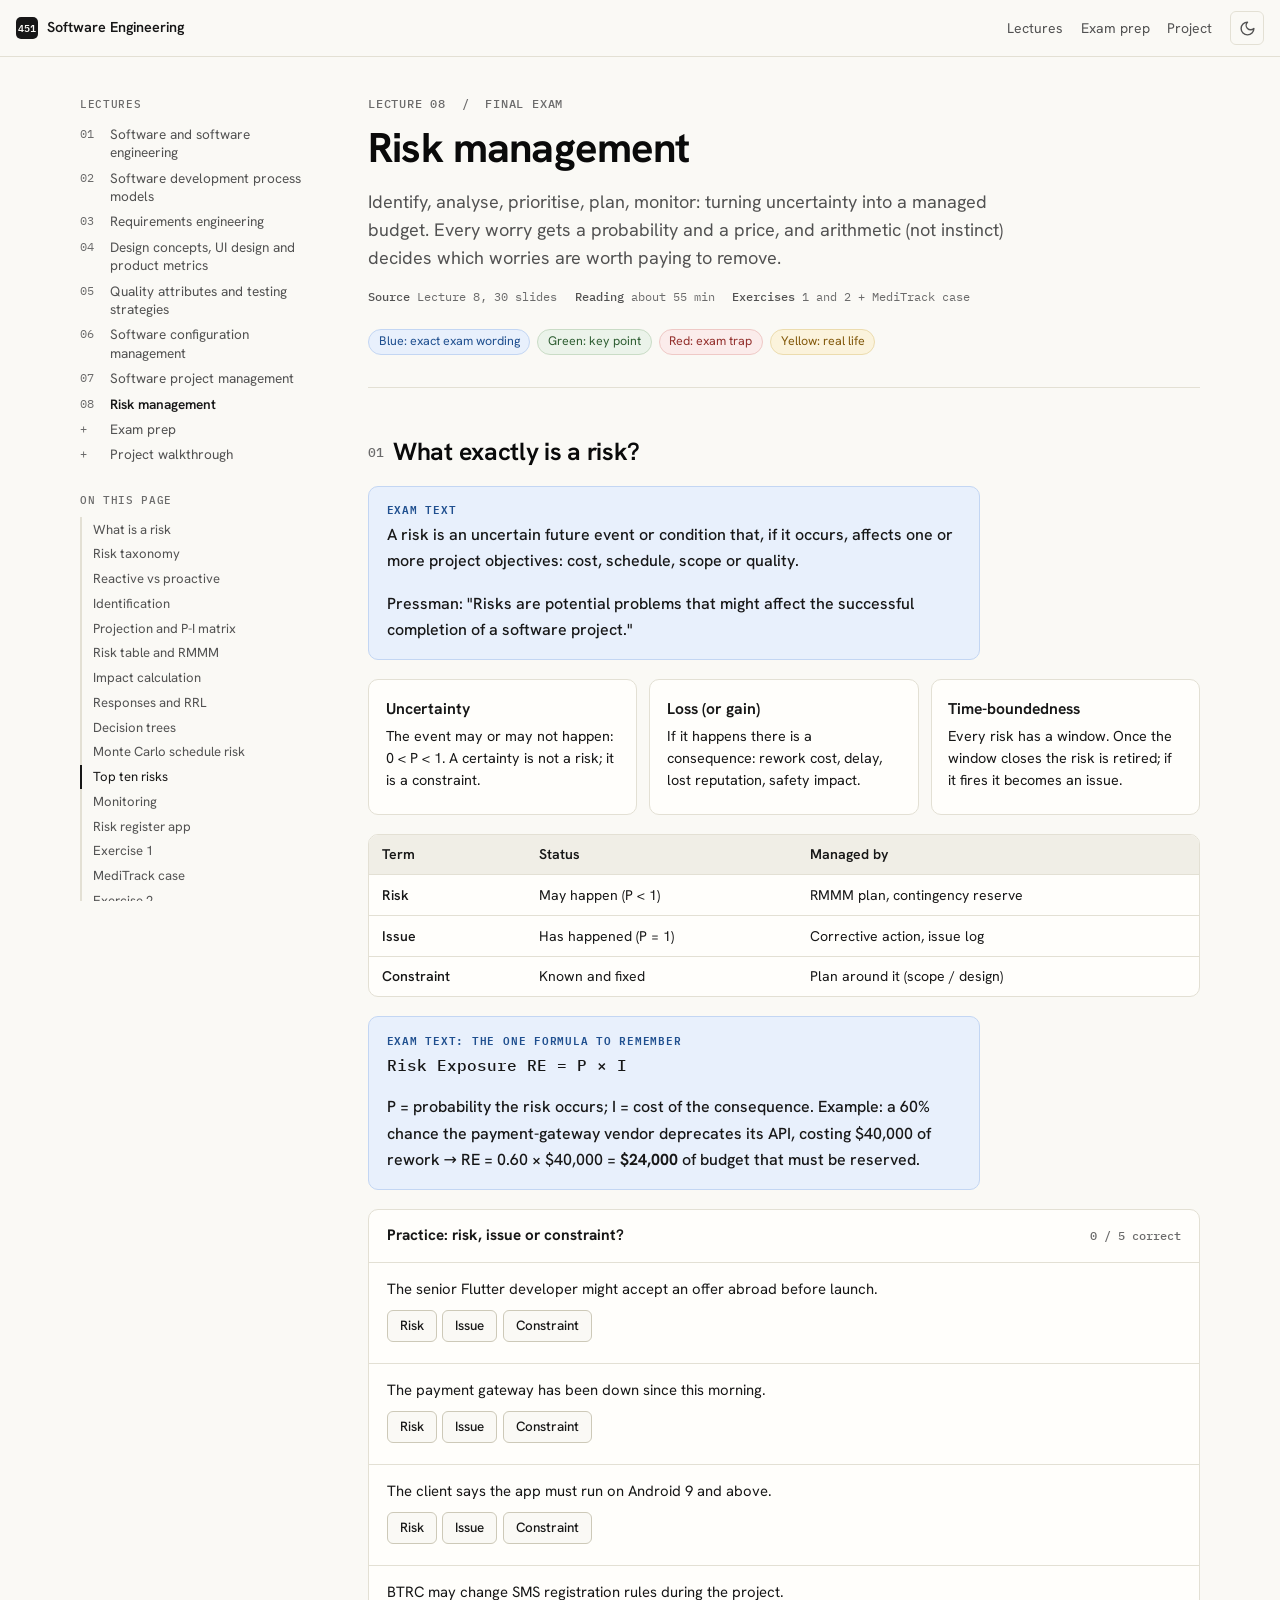
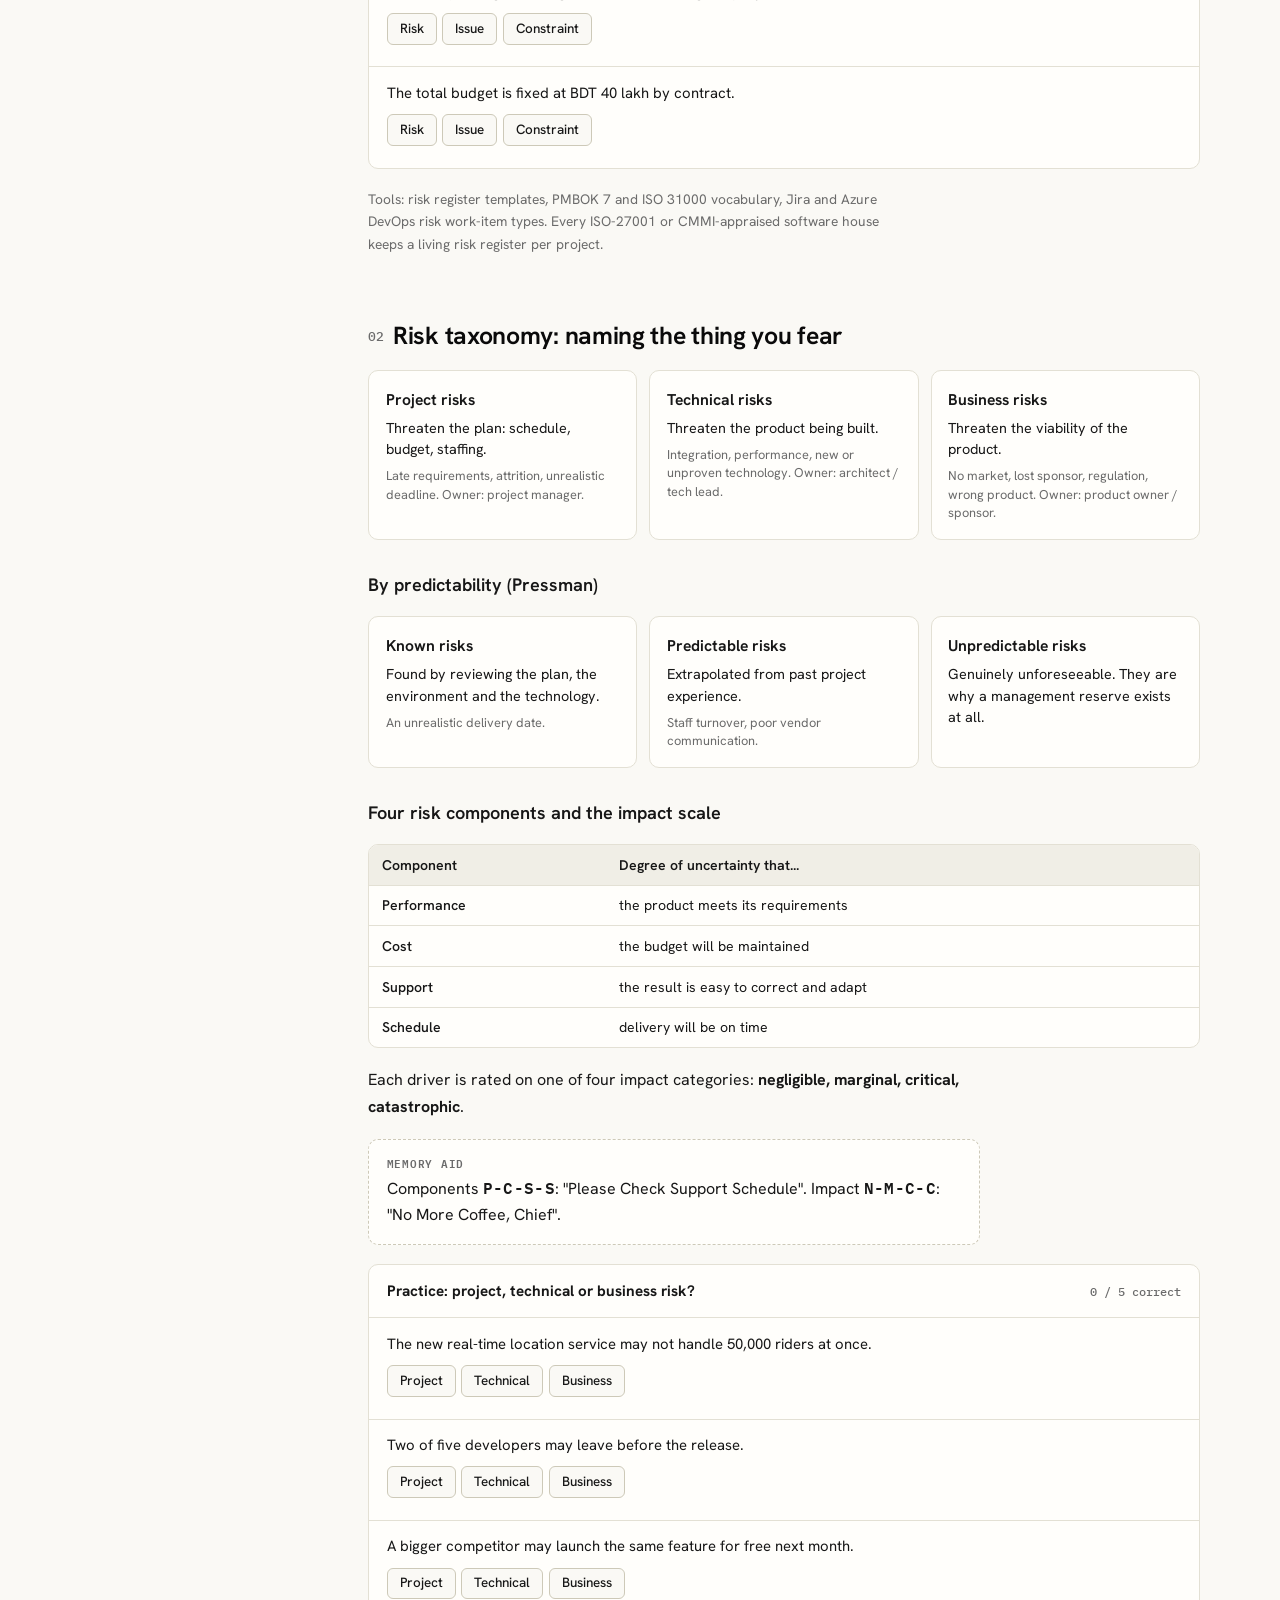
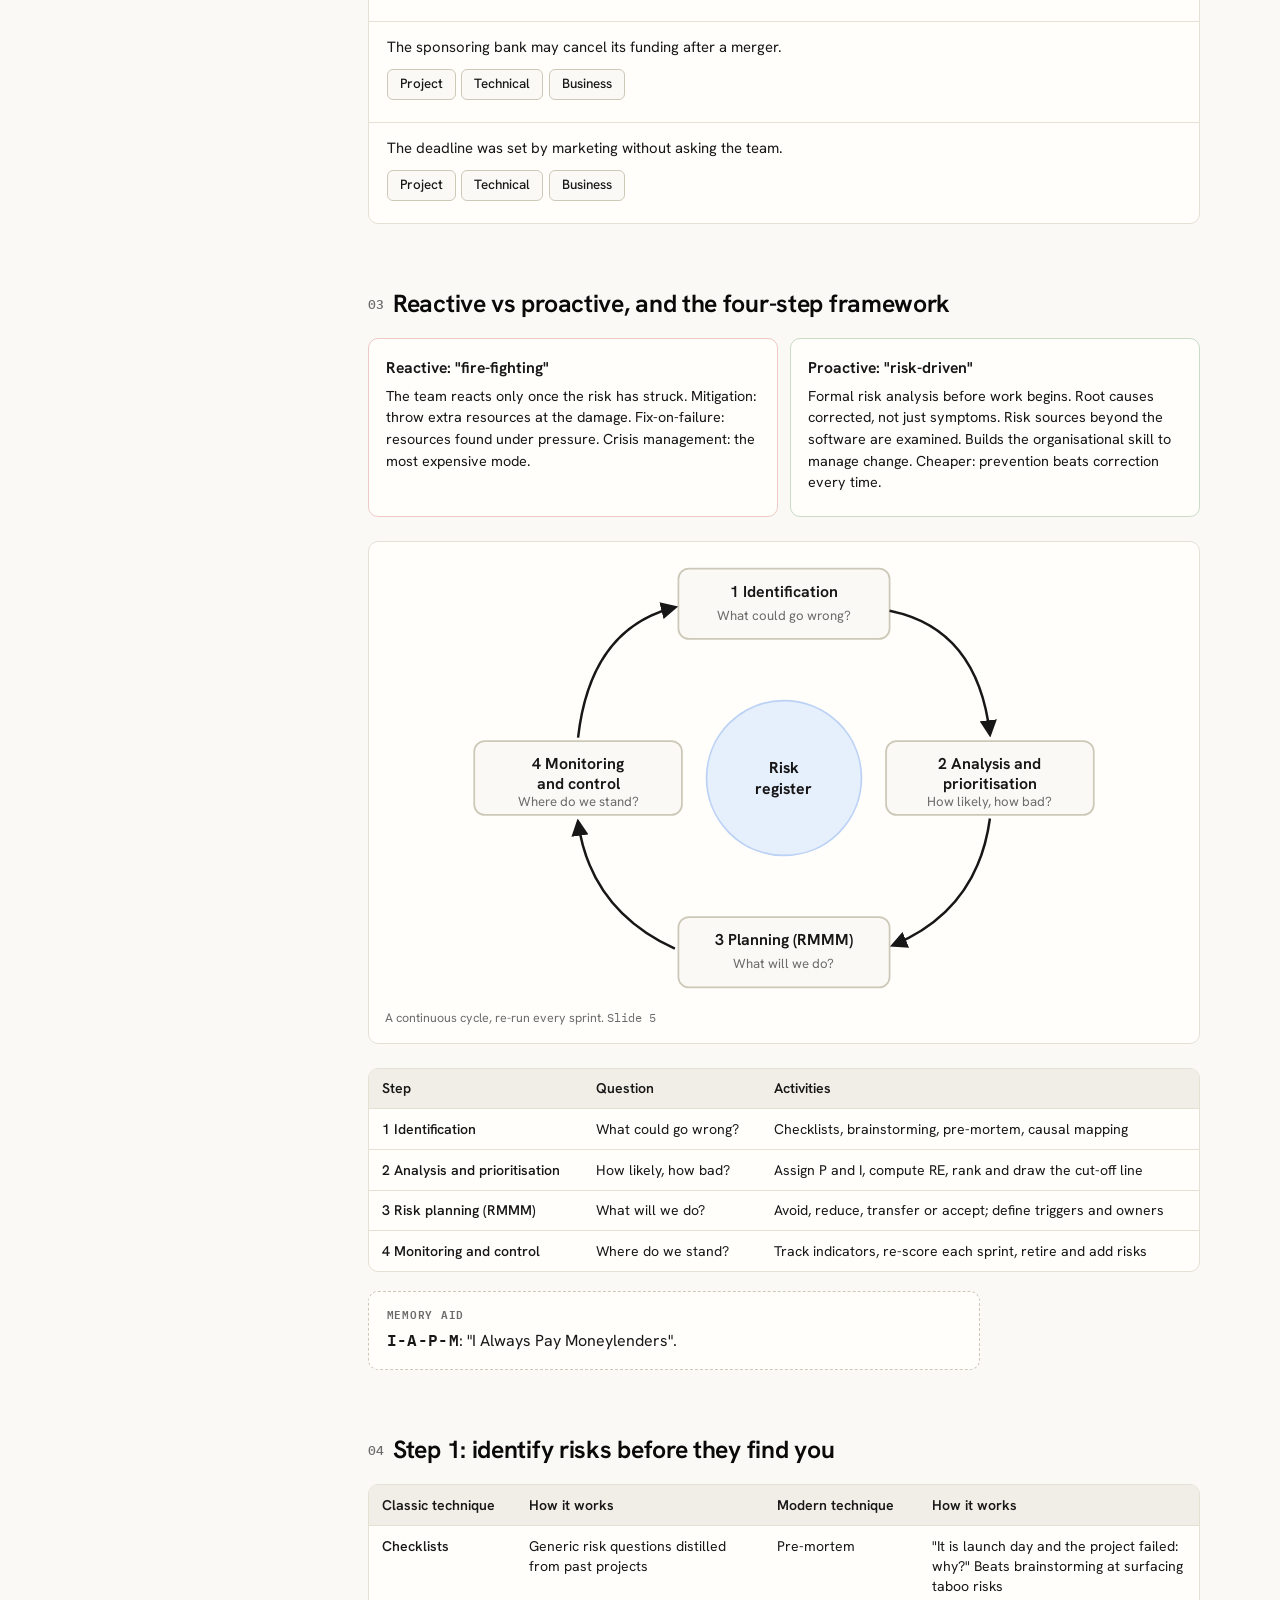
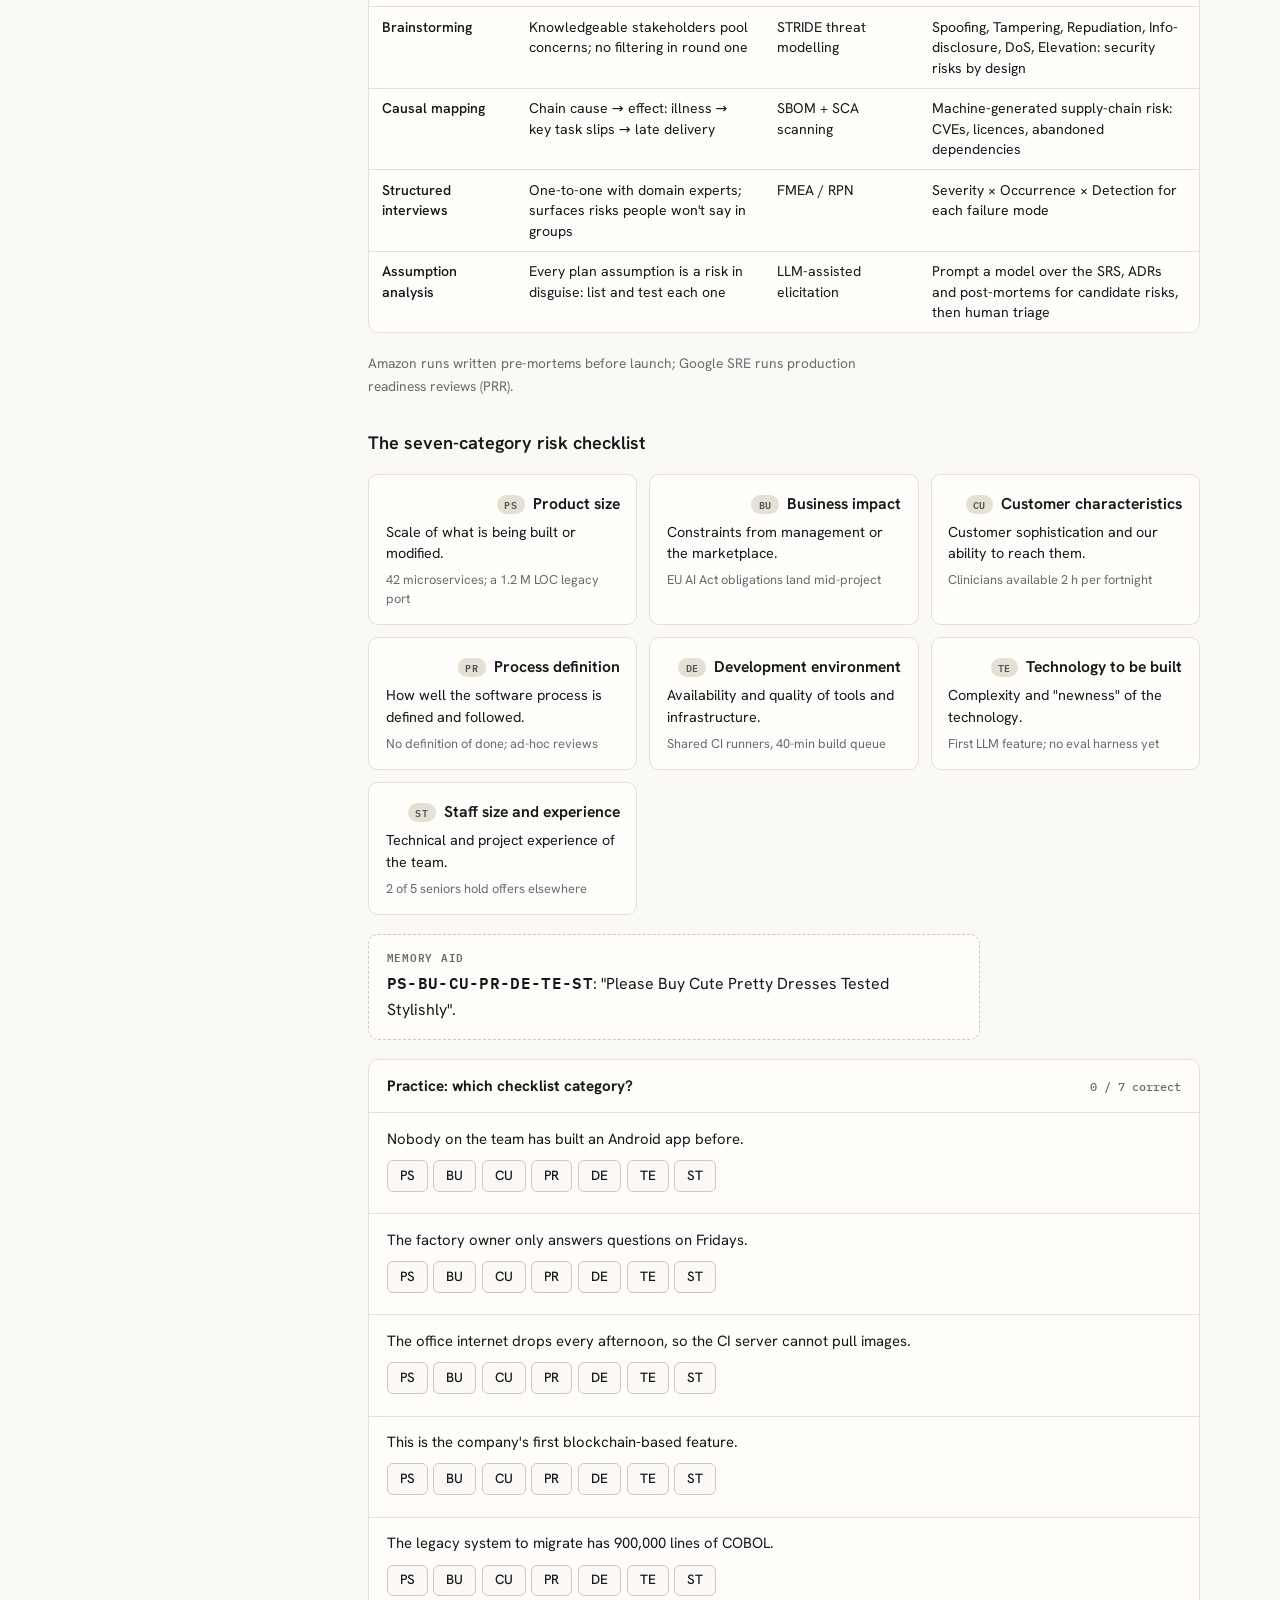
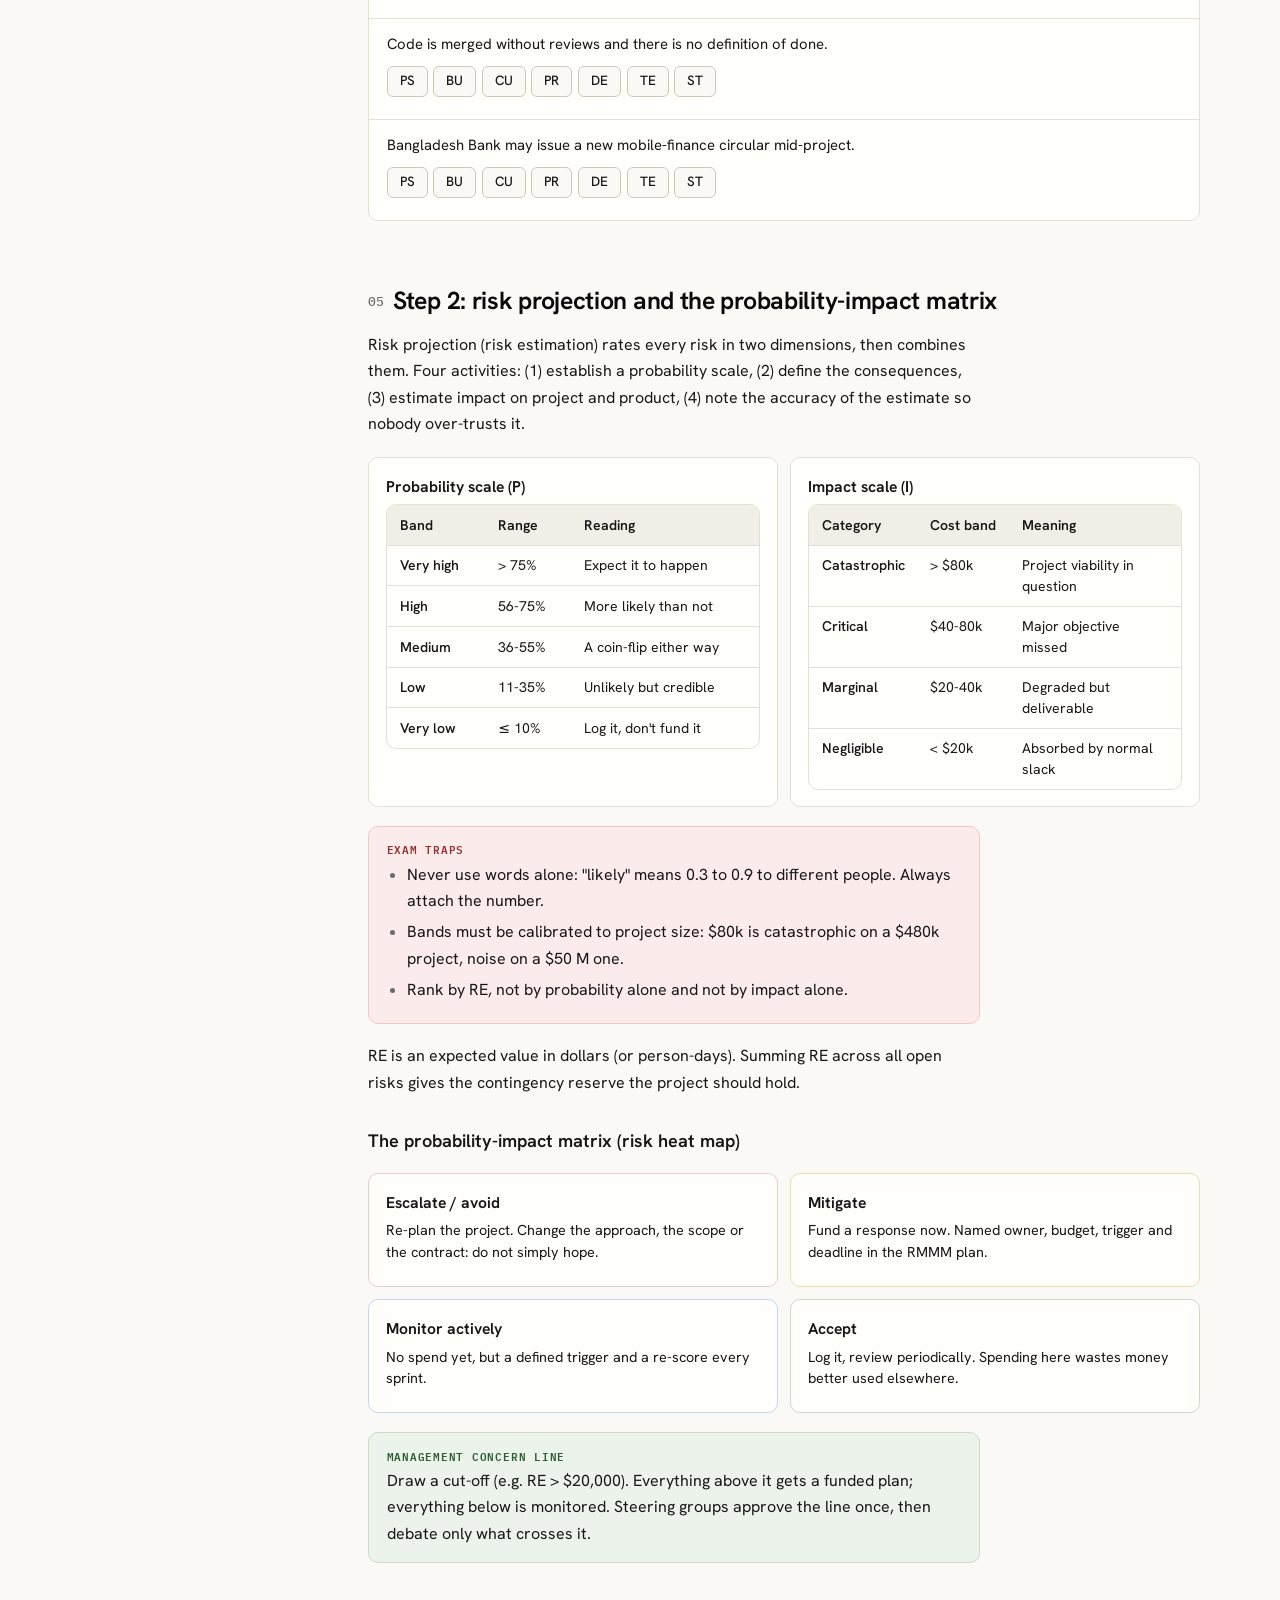
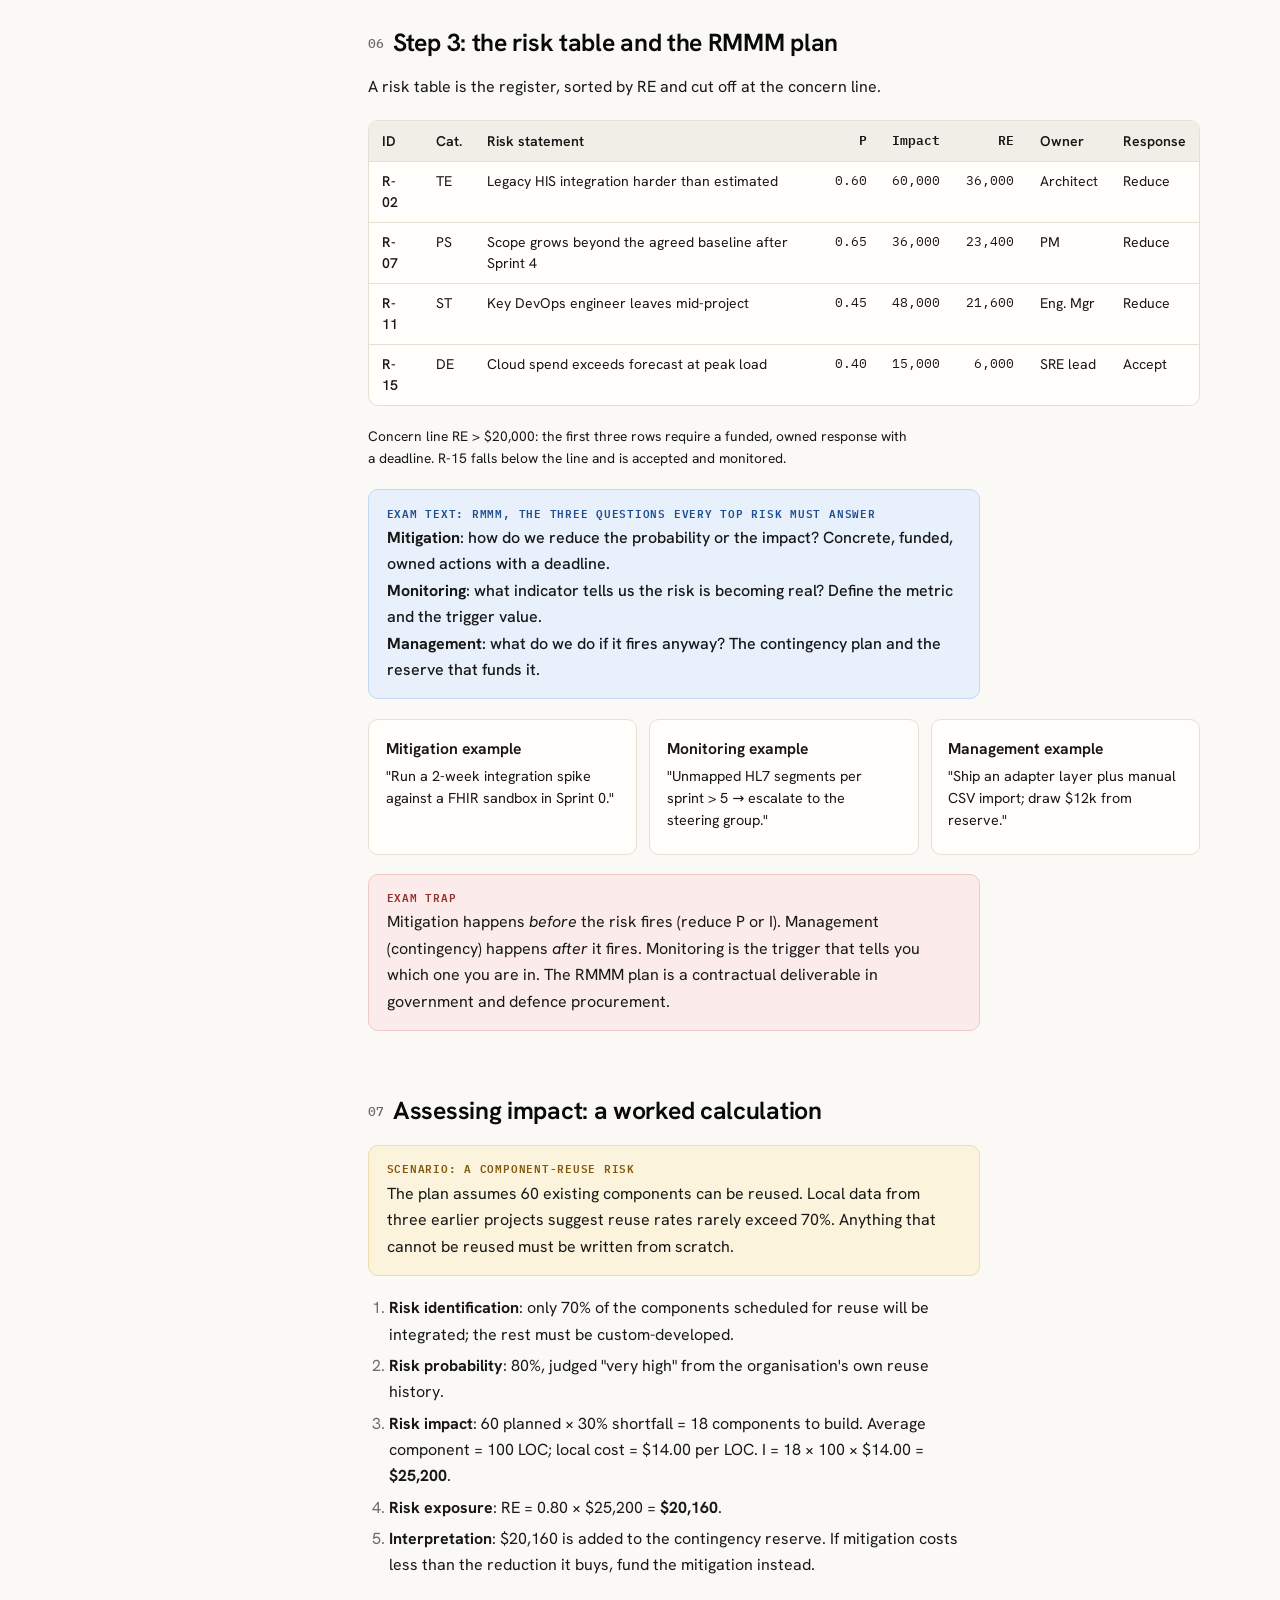
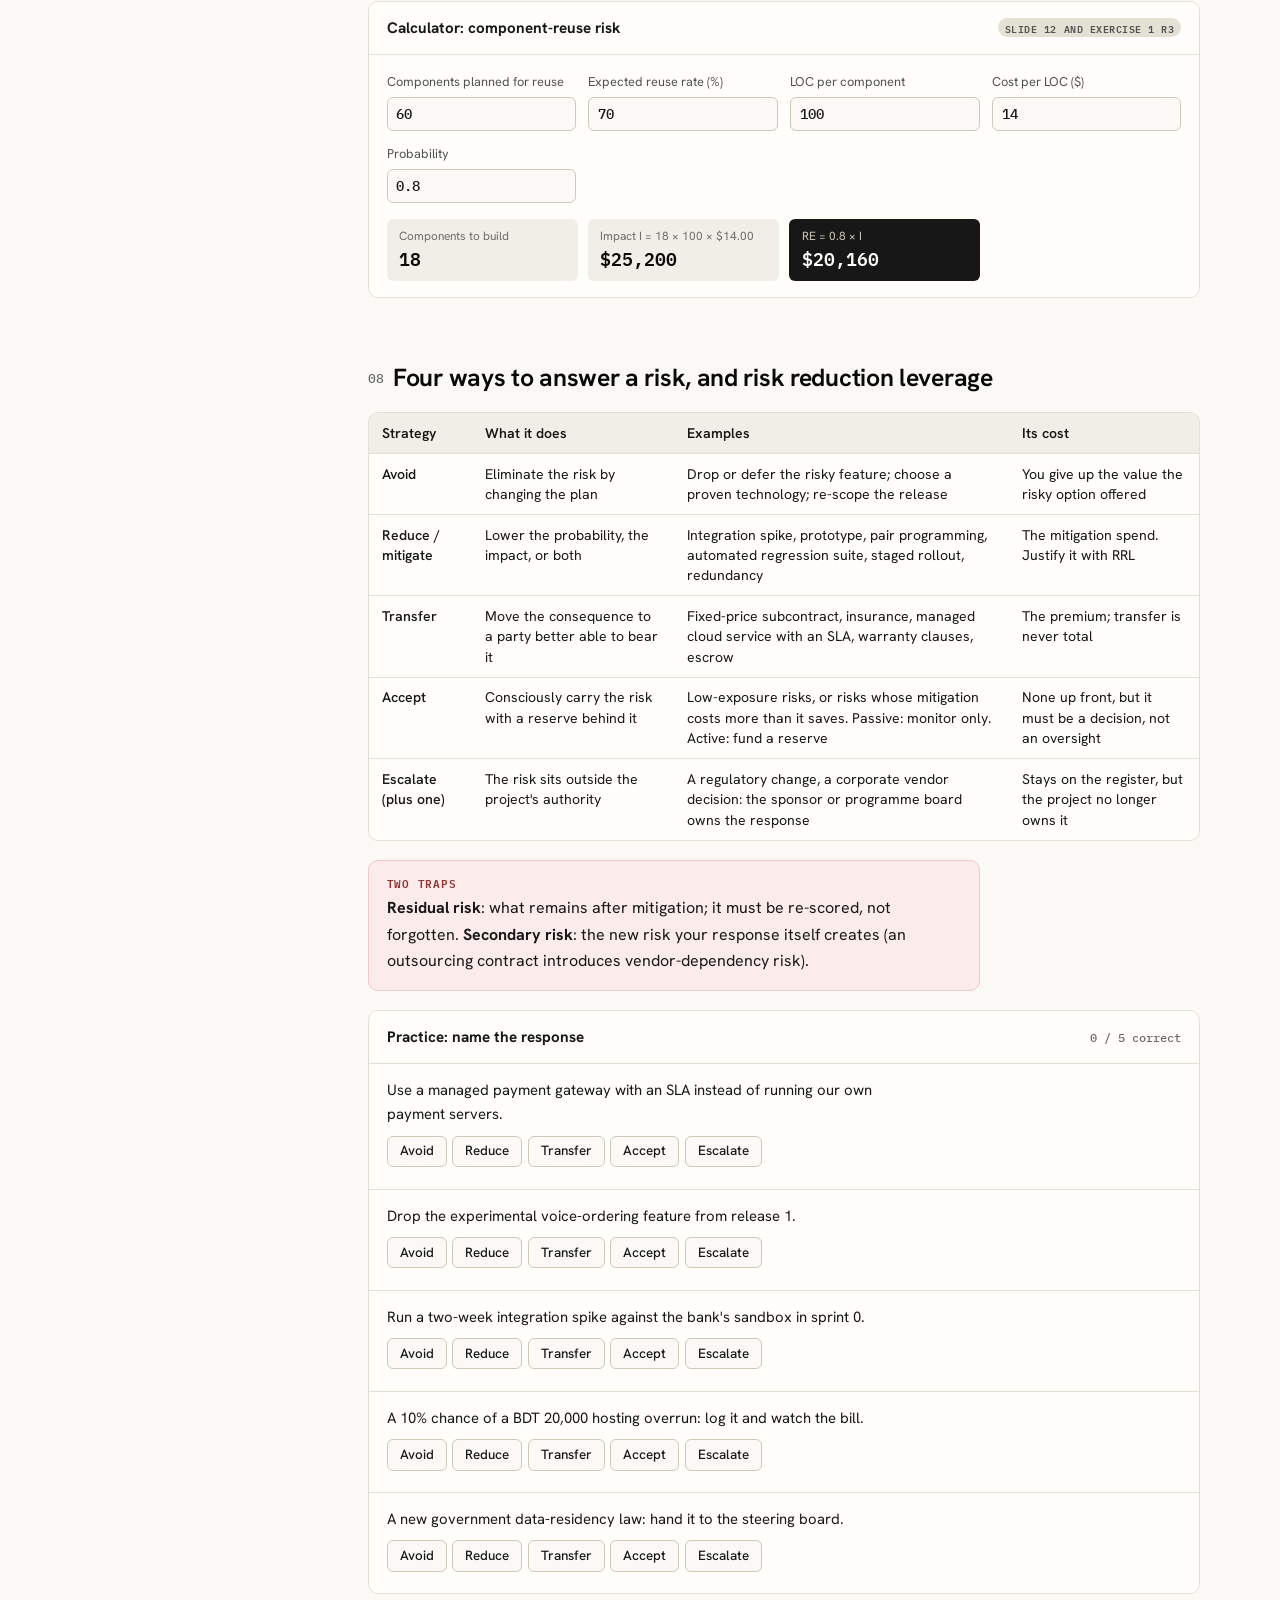
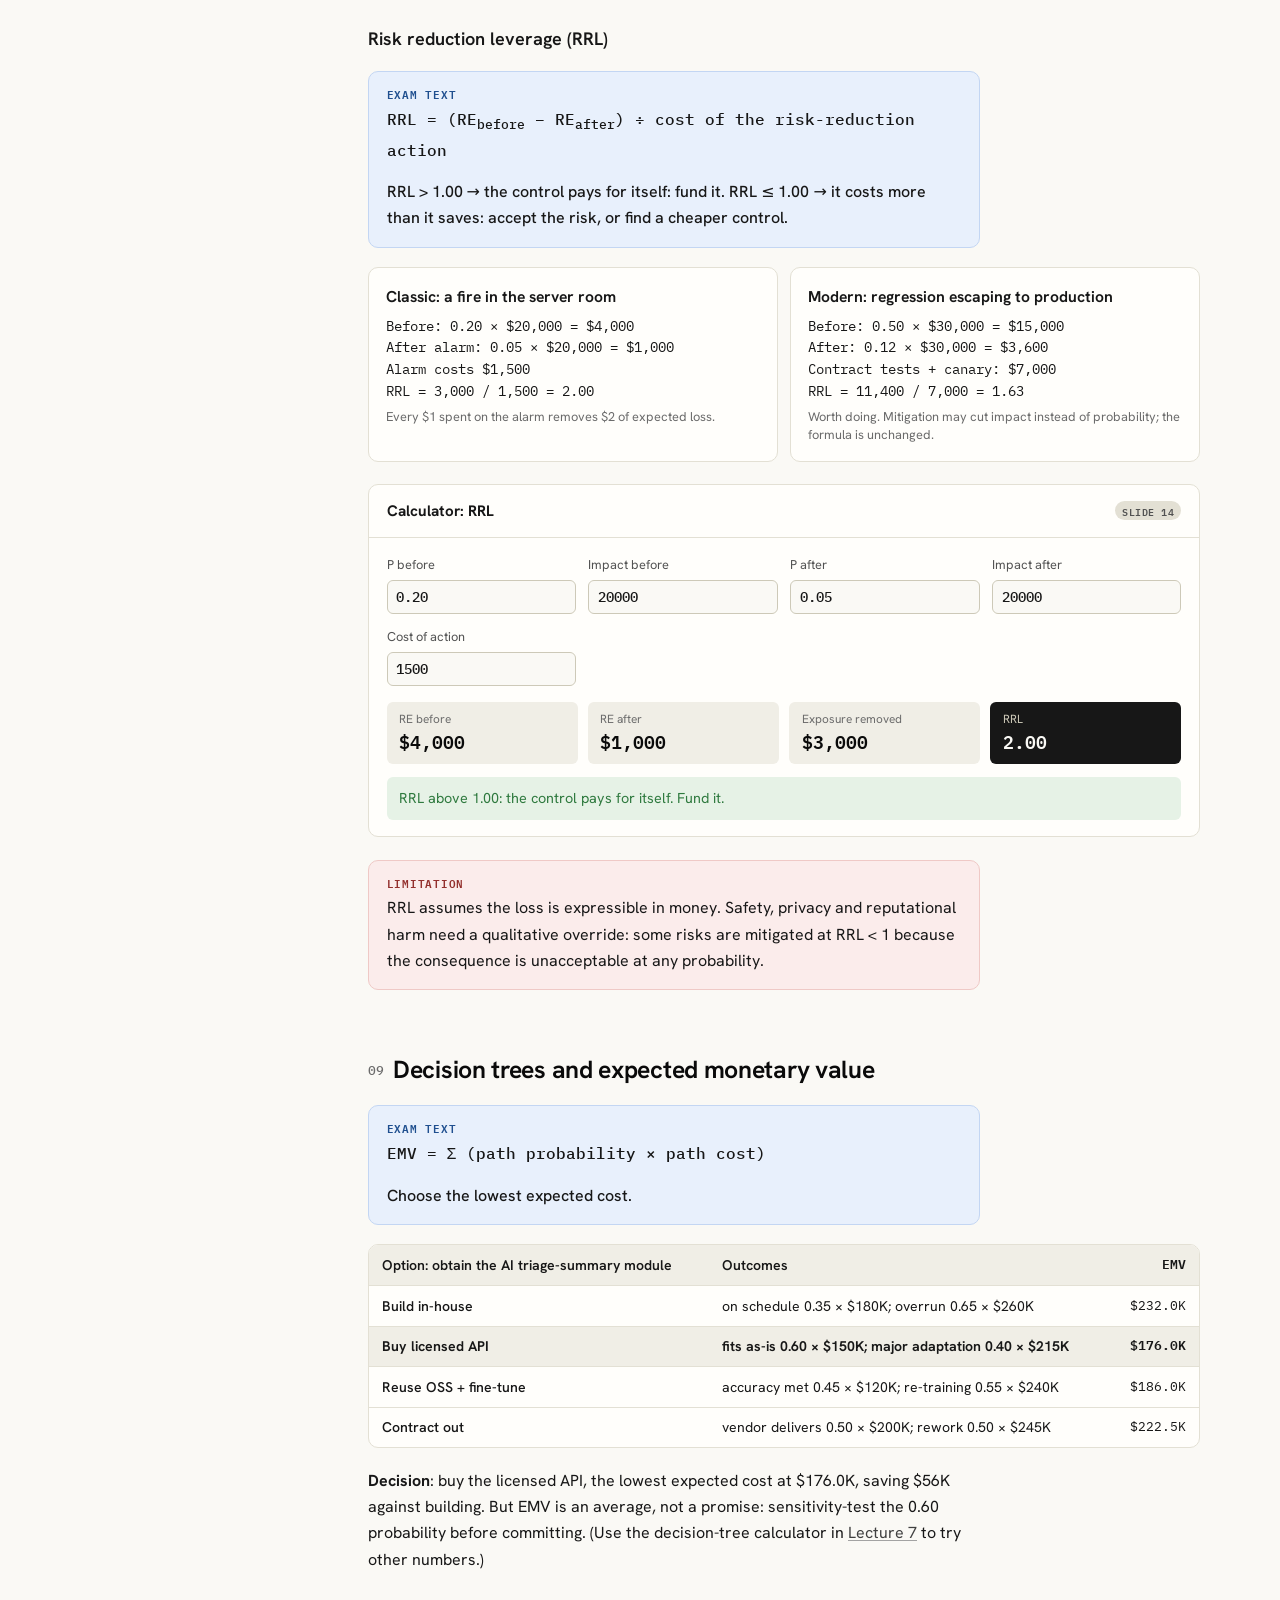
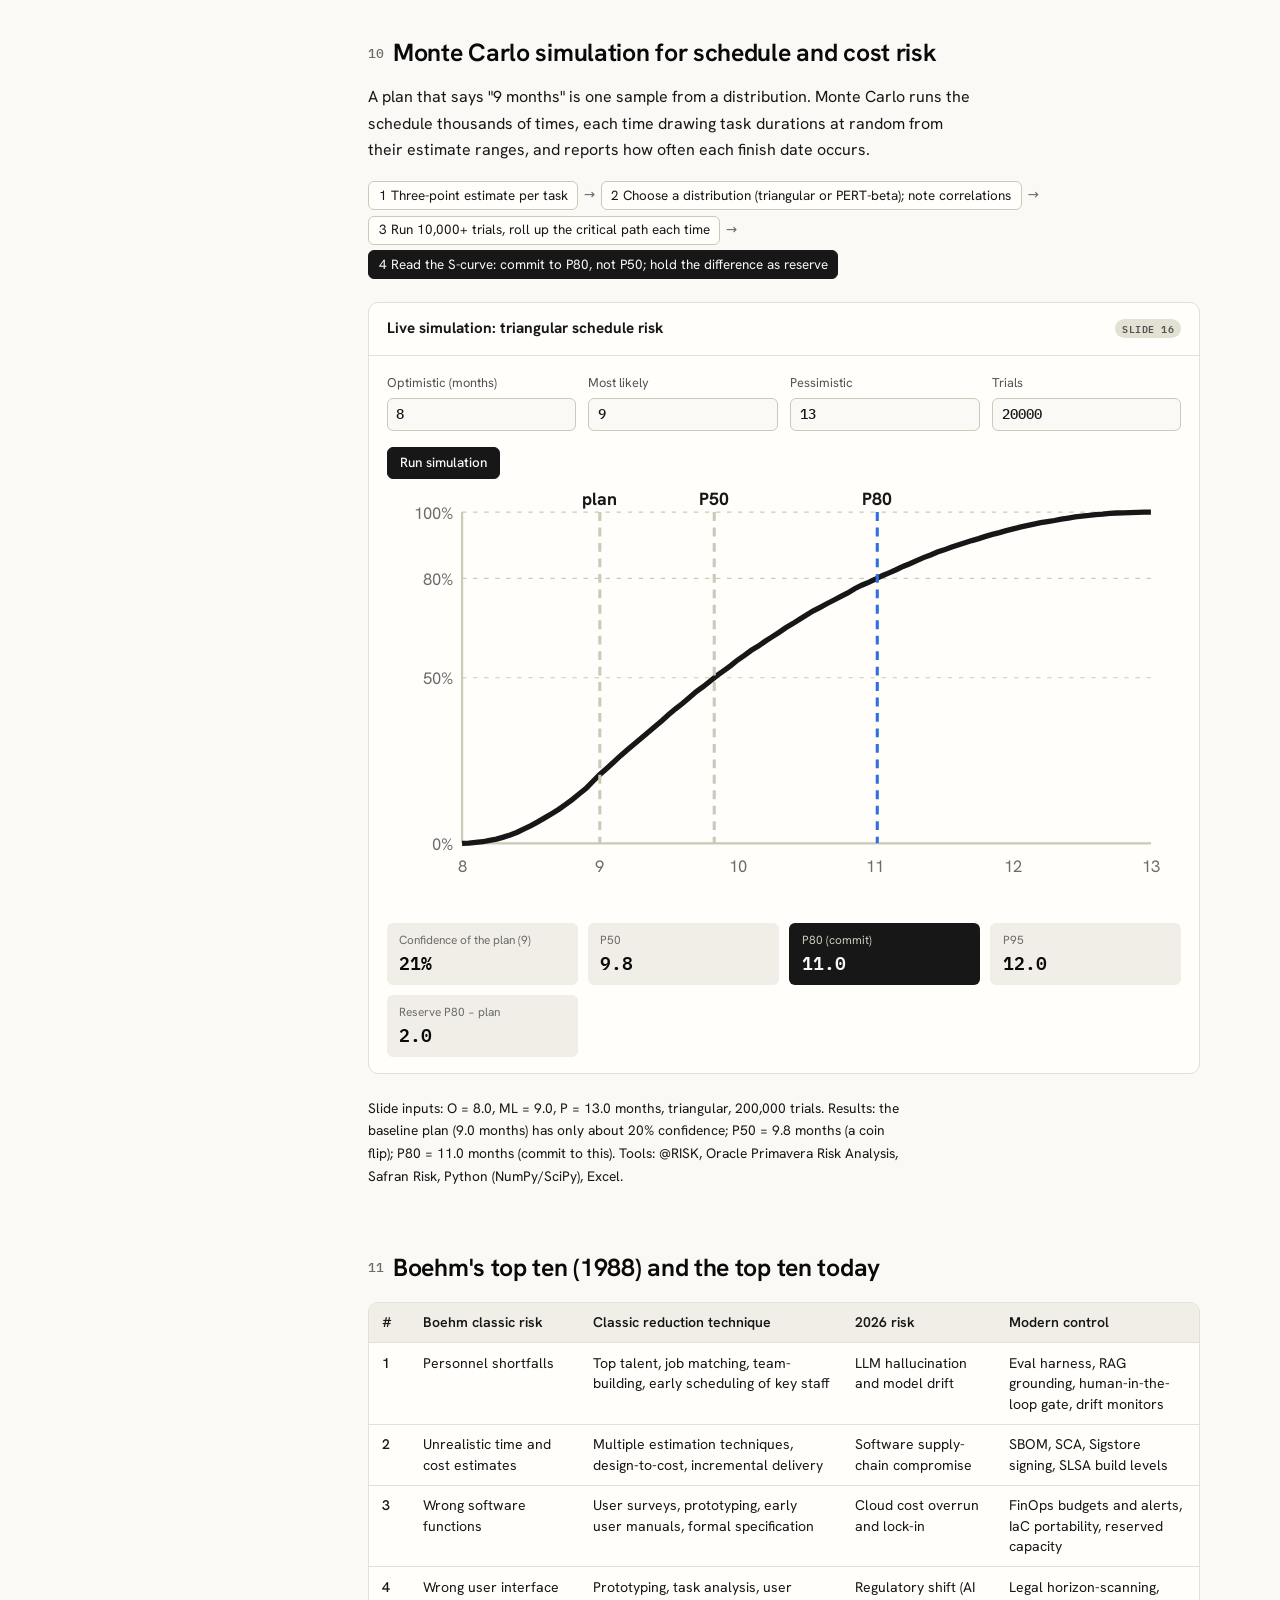
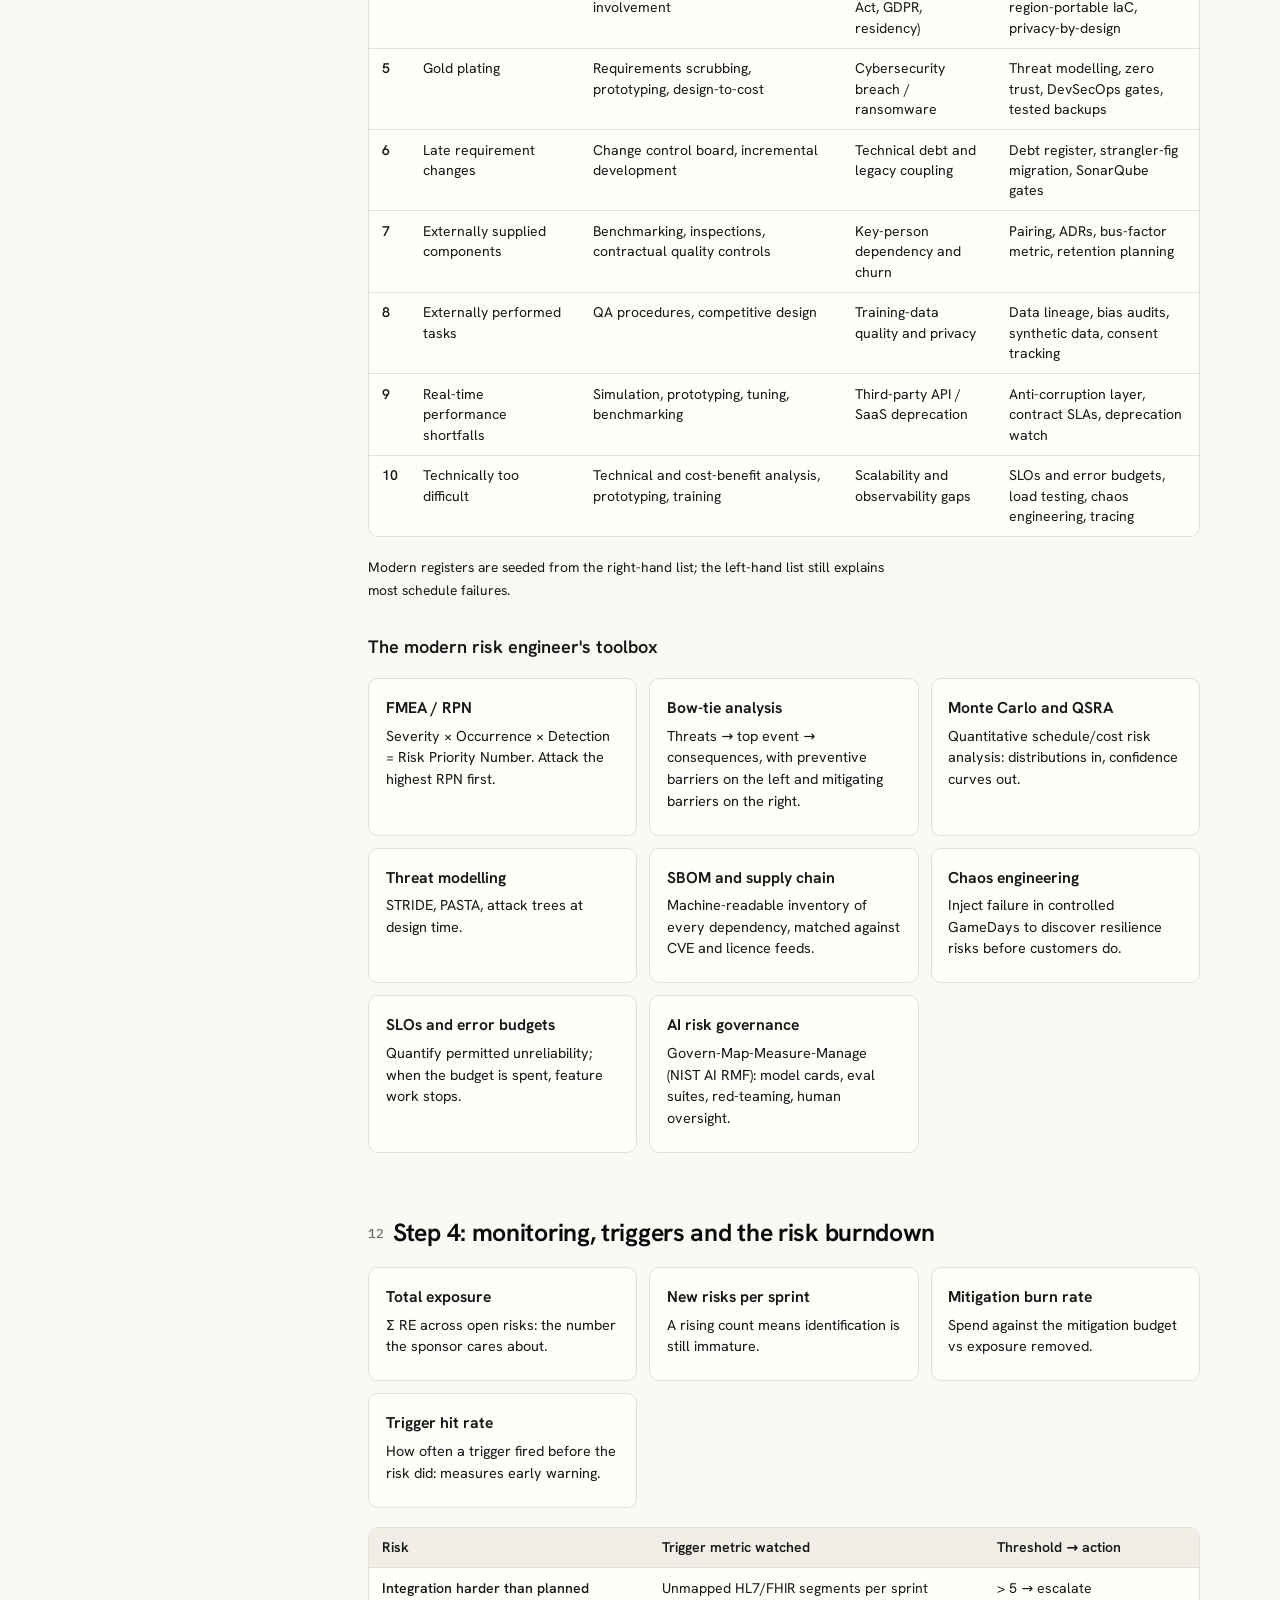
<file: lectures/08-risk-management.html>
<!doctype html>
<html lang="en">
<head>
<meta charset="utf-8">
<meta name="viewport" content="width=device-width, initial-scale=1">
<title>Risk Management</title>
<meta name="description" content="CSE451 Lecture 8: risk vs issue, taxonomy, reactive vs proactive, identification, projection, P-I matrix, RMMM, RRL, decision trees, Monte Carlo, monitoring and the MediTrack case.">
<script>try{var t=localStorage.getItem('theme');if(t?t==='dark':matchMedia('(prefers-color-scheme: dark)').matches)document.documentElement.classList.add('dark')}catch(e){}</script>
<link rel="stylesheet" href="../assets/style.css">
<style>
.heat{display:grid;grid-template-columns:5.5rem repeat(4,minmax(0,1fr));gap:3px;margin:1rem 0;font-size:.74rem}
.heat .h{font:600 .68rem/1.2 var(--font-mono);color:var(--text-muted);display:flex;align-items:center;justify-content:center;text-align:center;padding:.3rem}
.heat .cell{min-height:3.4rem;border-radius:5px;padding:.35rem;display:flex;flex-wrap:wrap;gap:3px;align-content:flex-start;border:1px solid transparent}
.heat .z0{background:var(--key-bg);border-color:var(--key-line)}.heat .z1{background:var(--exam-bg);border-color:var(--exam-line)}
.heat .z2{background:var(--real-bg);border-color:var(--real-line)}.heat .z3{background:var(--trap-bg);border-color:var(--trap-line)}
.heat .cell span{font:600 .68rem/1 var(--font-mono);background:var(--text-primary);color:var(--bg-page);border-radius:999px;padding:.25rem .4rem}
.calc table input{width:5rem}
</style>
</head>
<body data-root=".." data-slug="08-risk-management">
<a class="skip" href="#main">Skip to content</a>
<header id="site-header"></header>
<div class="chips" id="chips"></div>
<main id="main">
<div class="lecture">
<nav class="rail" id="rail" aria-label="Lectures"></nav>
<article class="article">

<header class="lecture-head">
  <p class="eyebrow">Lecture 08 &nbsp;/&nbsp; Final exam</p>
  <h1>Risk management</h1>
  <p class="summary">Identify, analyse, prioritise, plan, monitor: turning uncertainty into a managed budget. Every worry gets a probability and a price, and arithmetic (not instinct) decides which worries are worth paying to remove.</p>
  <p class="meta"><span><b>Source</b> Lecture 8, 30 slides</span><span><b>Reading</b> about 55 min</span><span><b>Exercises</b> 1 and 2 + MediTrack case</span></p>
  <div class="howto"><span class="h-exam">Blue: exact exam wording</span><span class="h-key">Green: key point</span><span class="h-trap">Red: exam trap</span><span class="h-real">Yellow: real life</span></div>
</header>

<div class="prose">

<section id="risk">
<h2 data-short="What is a risk"><span class="n">01</span>What exactly is a risk?</h2>
<div class="box exact"><span class="lbl">Exam text</span><p>A risk is an uncertain future event or condition that, if it occurs, affects one or more project objectives: cost, schedule, scope or quality.</p><p>Pressman: "Risks are potential problems that might affect the successful completion of a software project."</p></div>
<div class="cards">
  <div class="c"><h4>Uncertainty</h4><p>The event may or may not happen: 0 &lt; P &lt; 1. A certainty is not a risk; it is a constraint.</p></div>
  <div class="c"><h4>Loss (or gain)</h4><p>If it happens there is a consequence: rework cost, delay, lost reputation, safety impact.</p></div>
  <div class="c"><h4>Time-boundedness</h4><p>Every risk has a window. Once the window closes the risk is retired; if it fires it becomes an issue.</p></div>
</div>
<div class="tscroll"><table><tr><th>Term</th><th>Status</th><th>Managed by</th></tr>
<tr><td>Risk</td><td>May happen (P &lt; 1)</td><td>RMMM plan, contingency reserve</td></tr>
<tr><td>Issue</td><td>Has happened (P = 1)</td><td>Corrective action, issue log</td></tr>
<tr><td>Constraint</td><td>Known and fixed</td><td>Plan around it (scope / design)</td></tr></table></div>
<div class="box exact"><span class="lbl">Exam text: the one formula to remember</span><p class="mono">Risk Exposure RE = P &times; I</p><p>P = probability the risk occurs; I = cost of the consequence. Example: a 60% chance the payment-gateway vendor deprecates its API, costing $40,000 of rework &rarr; RE = 0.60 &times; $40,000 = <b>$24,000</b> of budget that must be reserved.</p></div>
<div class="sorter" data-options="Risk|Issue|Constraint">
  <div class="head"><strong>Practice: risk, issue or constraint?</strong><span class="score"></span></div>
  <div class="sort" data-a="Risk" data-why="It may happen (0 &lt; P &lt; 1)."><p class="item">The senior Flutter developer might accept an offer abroad before launch.</p></div>
  <div class="sort" data-a="Issue" data-why="It has happened (P = 1): use corrective action."><p class="item">The payment gateway has been down since this morning.</p></div>
  <div class="sort" data-a="Constraint" data-why="Known and fixed: plan around it."><p class="item">The client says the app must run on Android 9 and above.</p></div>
  <div class="sort" data-a="Risk" data-why="Uncertain future event with a cost if it happens."><p class="item">BTRC may change SMS registration rules during the project.</p></div>
  <div class="sort" data-a="Constraint" data-why="A fixed budget is a known limit, not a possibility."><p class="item">The total budget is fixed at BDT 40 lakh by contract.</p></div>
</div>
<p class="small muted">Tools: risk register templates, PMBOK 7 and ISO 31000 vocabulary, Jira and Azure DevOps risk work-item types. Every ISO-27001 or CMMI-appraised software house keeps a living risk register per project.</p>
</section>

<section id="taxonomy">
<h2 data-short="Risk taxonomy"><span class="n">02</span>Risk taxonomy: naming the thing you fear</h2>
<div class="cards">
  <div class="c"><h4>Project risks</h4><p>Threaten the plan: schedule, budget, staffing.</p><span class="ex">Late requirements, attrition, unrealistic deadline. Owner: project manager.</span></div>
  <div class="c"><h4>Technical risks</h4><p>Threaten the product being built.</p><span class="ex">Integration, performance, new or unproven technology. Owner: architect / tech lead.</span></div>
  <div class="c"><h4>Business risks</h4><p>Threaten the viability of the product.</p><span class="ex">No market, lost sponsor, regulation, wrong product. Owner: product owner / sponsor.</span></div>
</div>
<h3>By predictability (Pressman)</h3>
<div class="cards">
  <div class="c"><h4>Known risks</h4><p>Found by reviewing the plan, the environment and the technology.</p><span class="ex">An unrealistic delivery date.</span></div>
  <div class="c"><h4>Predictable risks</h4><p>Extrapolated from past project experience.</p><span class="ex">Staff turnover, poor vendor communication.</span></div>
  <div class="c"><h4>Unpredictable risks</h4><p>Genuinely unforeseeable. They are why a management reserve exists at all.</p></div>
</div>
<h3>Four risk components and the impact scale</h3>
<div class="tscroll"><table><tr><th>Component</th><th>Degree of uncertainty that...</th></tr>
<tr><td>Performance</td><td>the product meets its requirements</td></tr><tr><td>Cost</td><td>the budget will be maintained</td></tr><tr><td>Support</td><td>the result is easy to correct and adapt</td></tr><tr><td>Schedule</td><td>delivery will be on time</td></tr></table></div>
<p>Each driver is rated on one of four impact categories: <b>negligible, marginal, critical, catastrophic</b>.</p>
<div class="box mem"><span class="lbl">Memory aid</span><p>Components <strong>P-C-S-S</strong>: "Please Check Support Schedule". Impact <strong>N-M-C-C</strong>: "No More Coffee, Chief".</p></div>
<div class="sorter" data-options="Project|Technical|Business">
  <div class="head"><strong>Practice: project, technical or business risk?</strong><span class="score"></span></div>
  <div class="sort" data-a="Technical" data-why="It threatens the product being built (performance)."><p class="item">The new real-time location service may not handle 50,000 riders at once.</p></div>
  <div class="sort" data-a="Project" data-why="It threatens the plan (staffing, schedule)."><p class="item">Two of five developers may leave before the release.</p></div>
  <div class="sort" data-a="Business" data-why="It threatens the viability of the product."><p class="item">A bigger competitor may launch the same feature for free next month.</p></div>
  <div class="sort" data-a="Business" data-why="Regulation and lost sponsors are business risks."><p class="item">The sponsoring bank may cancel its funding after a merger.</p></div>
  <div class="sort" data-a="Project" data-why="Unrealistic deadline: a plan risk."><p class="item">The deadline was set by marketing without asking the team.</p></div>
</div>
</section>

<section id="strategy">
<h2 data-short="Reactive vs proactive"><span class="n">03</span>Reactive vs proactive, and the four-step framework</h2>
<div class="cards two">
  <div class="c" style="border-color:var(--trap-line)"><h4>Reactive: "fire-fighting"</h4><p>The team reacts only once the risk has struck. Mitigation: throw extra resources at the damage. Fix-on-failure: resources found under pressure. Crisis management: the most expensive mode.</p></div>
  <div class="c" style="border-color:var(--key-line)"><h4>Proactive: "risk-driven"</h4><p>Formal risk analysis before work begins. Root causes corrected, not just symptoms. Risk sources beyond the software are examined. Builds the organisational skill to manage change. Cheaper: prevention beats correction every time.</p></div>
</div>
<figure class="fig">
<svg viewBox="0 0 360 250" role="img" aria-label="Continuous risk management cycle: identify, analyse and prioritise, plan, monitor and control">
  <defs><marker id="rc" viewBox="0 0 10 10" refX="8" refY="5" markerWidth="7" markerHeight="7" orient="auto"><path d="M0,0 L10,5 L0,10 z" class="f-ink"/></marker></defs>
  <circle cx="180" cy="125" r="44" class="f-acc-t"/><text x="180" y="122" font-size="9" text-anchor="middle" font-weight="700">Risk</text><text x="180" y="134" font-size="9" text-anchor="middle" font-weight="700">register</text>
  <g font-size="9" text-anchor="middle" font-weight="650">
  <rect x="120" y="6" width="120" height="40" rx="6" class="f-box"/><text x="180" y="22">1 Identification</text><text x="180" y="35" font-size="7.5" font-weight="400" class="t-muted">What could go wrong?</text>
  <rect x="238" y="104" width="118" height="42" rx="6" class="f-box"/><text x="297" y="120">2 Analysis and</text><text x="297" y="131">prioritisation</text><text x="297" y="141" font-size="7.5" font-weight="400" class="t-muted">How likely, how bad?</text>
  <rect x="120" y="204" width="120" height="40" rx="6" class="f-box"/><text x="180" y="220">3 Planning (RMMM)</text><text x="180" y="233" font-size="7.5" font-weight="400" class="t-muted">What will we do?</text>
  <rect x="4" y="104" width="118" height="42" rx="6" class="f-box"/><text x="63" y="120">4 Monitoring</text><text x="63" y="131">and control</text><text x="63" y="141" font-size="7.5" font-weight="400" class="t-muted">Where do we stand?</text></g>
  <g class="s-ink" stroke-width="1.4" marker-end="url(#rc)"><path d="M240,30 Q290,40 297,100"/><path d="M297,148 Q290,200 242,220"/><path d="M118,222 Q70,200 63,150"/><path d="M63,102 Q70,40 118,28"/></g>
</svg>
<figcaption>A continuous cycle, re-run every sprint. <span class="src">Slide 5</span></figcaption>
</figure>
<div class="tscroll"><table><tr><th>Step</th><th>Question</th><th>Activities</th></tr>
<tr><td>1 Identification</td><td>What could go wrong?</td><td>Checklists, brainstorming, pre-mortem, causal mapping</td></tr>
<tr><td>2 Analysis and prioritisation</td><td>How likely, how bad?</td><td>Assign P and I, compute RE, rank and draw the cut-off line</td></tr>
<tr><td>3 Risk planning (RMMM)</td><td>What will we do?</td><td>Avoid, reduce, transfer or accept; define triggers and owners</td></tr>
<tr><td>4 Monitoring and control</td><td>Where do we stand?</td><td>Track indicators, re-score each sprint, retire and add risks</td></tr></table></div>
<div class="box mem"><span class="lbl">Memory aid</span><p><strong>I-A-P-M</strong>: "I Always Pay Moneylenders".</p></div>
</section>

<section id="identify">
<h2 data-short="Identification"><span class="n">04</span>Step 1: identify risks before they find you</h2>
<div class="tscroll"><table><tr><th>Classic technique</th><th>How it works</th><th>Modern technique</th><th>How it works</th></tr>
<tr><td>Checklists</td><td>Generic risk questions distilled from past projects</td><td>Pre-mortem</td><td>"It is launch day and the project failed: why?" Beats brainstorming at surfacing taboo risks</td></tr>
<tr><td>Brainstorming</td><td>Knowledgeable stakeholders pool concerns; no filtering in round one</td><td>STRIDE threat modelling</td><td>Spoofing, Tampering, Repudiation, Info-disclosure, DoS, Elevation: security risks by design</td></tr>
<tr><td>Causal mapping</td><td>Chain cause &rarr; effect: illness &rarr; key task slips &rarr; late delivery</td><td>SBOM + SCA scanning</td><td>Machine-generated supply-chain risk: CVEs, licences, abandoned dependencies</td></tr>
<tr><td>Structured interviews</td><td>One-to-one with domain experts; surfaces risks people won't say in groups</td><td>FMEA / RPN</td><td>Severity &times; Occurrence &times; Detection for each failure mode</td></tr>
<tr><td>Assumption analysis</td><td>Every plan assumption is a risk in disguise: list and test each one</td><td>LLM-assisted elicitation</td><td>Prompt a model over the SRS, ADRs and post-mortems for candidate risks, then human triage</td></tr></table></div>
<p class="small muted">Amazon runs written pre-mortems before launch; Google SRE runs production readiness reviews (PRR).</p>
<h3>The seven-category risk checklist</h3>
<div class="cards">
  <div class="c"><h4><span class="tag">PS</span> Product size</h4><p>Scale of what is being built or modified.</p><span class="ex">42 microservices; a 1.2 M LOC legacy port</span></div>
  <div class="c"><h4><span class="tag">BU</span> Business impact</h4><p>Constraints from management or the marketplace.</p><span class="ex">EU AI Act obligations land mid-project</span></div>
  <div class="c"><h4><span class="tag">CU</span> Customer characteristics</h4><p>Customer sophistication and our ability to reach them.</p><span class="ex">Clinicians available 2 h per fortnight</span></div>
  <div class="c"><h4><span class="tag">PR</span> Process definition</h4><p>How well the software process is defined and followed.</p><span class="ex">No definition of done; ad-hoc reviews</span></div>
  <div class="c"><h4><span class="tag">DE</span> Development environment</h4><p>Availability and quality of tools and infrastructure.</p><span class="ex">Shared CI runners, 40-min build queue</span></div>
  <div class="c"><h4><span class="tag">TE</span> Technology to be built</h4><p>Complexity and "newness" of the technology.</p><span class="ex">First LLM feature; no eval harness yet</span></div>
  <div class="c"><h4><span class="tag">ST</span> Staff size and experience</h4><p>Technical and project experience of the team.</p><span class="ex">2 of 5 seniors hold offers elsewhere</span></div>
</div>
<div class="box mem"><span class="lbl">Memory aid</span><p><strong>PS-BU-CU-PR-DE-TE-ST</strong>: "Please Buy Cute Pretty Dresses Tested Stylishly".</p></div>
<div class="sorter" data-options="PS|BU|CU|PR|DE|TE|ST">
  <div class="head"><strong>Practice: which checklist category?</strong><span class="score"></span></div>
  <div class="sort" data-a="ST" data-why="Staff size and experience."><p class="item">Nobody on the team has built an Android app before.</p></div>
  <div class="sort" data-a="CU" data-why="Customer characteristics: ability to reach them."><p class="item">The factory owner only answers questions on Fridays.</p></div>
  <div class="sort" data-a="DE" data-why="Development environment: tools and infrastructure."><p class="item">The office internet drops every afternoon, so the CI server cannot pull images.</p></div>
  <div class="sort" data-a="TE" data-why="Technology to be built: new and complex."><p class="item">This is the company's first blockchain-based feature.</p></div>
  <div class="sort" data-a="PS" data-why="Product size: scale."><p class="item">The legacy system to migrate has 900,000 lines of COBOL.</p></div>
  <div class="sort" data-a="PR" data-why="Process definition: how well the process is followed."><p class="item">Code is merged without reviews and there is no definition of done.</p></div>
  <div class="sort" data-a="BU" data-why="Business impact: constraints from management or the market."><p class="item">Bangladesh Bank may issue a new mobile-finance circular mid-project.</p></div>
</div>
</section>

<section id="projection">
<h2 data-short="Projection and P-I matrix"><span class="n">05</span>Step 2: risk projection and the probability-impact matrix</h2>
<p>Risk projection (risk estimation) rates every risk in two dimensions, then combines them. Four activities: (1) establish a probability scale, (2) define the consequences, (3) estimate impact on project and product, (4) note the accuracy of the estimate so nobody over-trusts it.</p>
<div class="cards two">
  <div class="c"><h4>Probability scale (P)</h4><div class="tscroll" style="margin:.3rem 0 0"><table><tr><th>Band</th><th>Range</th><th>Reading</th></tr><tr><td>Very high</td><td>&gt; 75%</td><td>Expect it to happen</td></tr><tr><td>High</td><td>56-75%</td><td>More likely than not</td></tr><tr><td>Medium</td><td>36-55%</td><td>A coin-flip either way</td></tr><tr><td>Low</td><td>11-35%</td><td>Unlikely but credible</td></tr><tr><td>Very low</td><td>&le; 10%</td><td>Log it, don't fund it</td></tr></table></div></div>
  <div class="c"><h4>Impact scale (I)</h4><div class="tscroll" style="margin:.3rem 0 0"><table><tr><th>Category</th><th>Cost band</th><th>Meaning</th></tr><tr><td>Catastrophic</td><td>&gt; $80k</td><td>Project viability in question</td></tr><tr><td>Critical</td><td>$40-80k</td><td>Major objective missed</td></tr><tr><td>Marginal</td><td>$20-40k</td><td>Degraded but deliverable</td></tr><tr><td>Negligible</td><td>&lt; $20k</td><td>Absorbed by normal slack</td></tr></table></div></div>
</div>
<div class="box trap"><span class="lbl">Exam traps</span><ul><li>Never use words alone: "likely" means 0.3 to 0.9 to different people. Always attach the number.</li><li>Bands must be calibrated to project size: $80k is catastrophic on a $480k project, noise on a $50 M one.</li><li>Rank by RE, not by probability alone and not by impact alone.</li></ul></div>
<p>RE is an expected value in dollars (or person-days). Summing RE across all open risks gives the contingency reserve the project should hold.</p>
<h3>The probability-impact matrix (risk heat map)</h3>
<div class="cards two">
  <div class="c" style="border-color:var(--trap-line)"><h4>Escalate / avoid</h4><p>Re-plan the project. Change the approach, the scope or the contract: do not simply hope.</p></div>
  <div class="c" style="border-color:var(--real-line)"><h4>Mitigate</h4><p>Fund a response now. Named owner, budget, trigger and deadline in the RMMM plan.</p></div>
  <div class="c" style="border-color:var(--exam-line)"><h4>Monitor actively</h4><p>No spend yet, but a defined trigger and a re-score every sprint.</p></div>
  <div class="c" style="border-color:var(--key-line)"><h4>Accept</h4><p>Log it, review periodically. Spending here wastes money better used elsewhere.</p></div>
</div>
<div class="box key"><span class="lbl">Management concern line</span><p>Draw a cut-off (e.g. RE &gt; $20,000). Everything above it gets a funded plan; everything below is monitored. Steering groups approve the line once, then debate only what crosses it.</p></div>
</section>

<section id="register">
<h2 data-short="Risk table and RMMM"><span class="n">06</span>Step 3: the risk table and the RMMM plan</h2>
<p>A risk table is the register, sorted by RE and cut off at the concern line.</p>
<div class="tscroll"><table><tr><th>ID</th><th>Cat.</th><th>Risk statement</th><th class="num">P</th><th class="num">Impact</th><th class="num">RE</th><th>Owner</th><th>Response</th></tr>
<tr><td>R-02</td><td>TE</td><td>Legacy HIS integration harder than estimated</td><td class="num">0.60</td><td class="num">60,000</td><td class="num">36,000</td><td>Architect</td><td>Reduce</td></tr>
<tr><td>R-07</td><td>PS</td><td>Scope grows beyond the agreed baseline after Sprint 4</td><td class="num">0.65</td><td class="num">36,000</td><td class="num">23,400</td><td>PM</td><td>Reduce</td></tr>
<tr><td>R-11</td><td>ST</td><td>Key DevOps engineer leaves mid-project</td><td class="num">0.45</td><td class="num">48,000</td><td class="num">21,600</td><td>Eng. Mgr</td><td>Reduce</td></tr>
<tr><td>R-15</td><td>DE</td><td>Cloud spend exceeds forecast at peak load</td><td class="num">0.40</td><td class="num">15,000</td><td class="num">6,000</td><td>SRE lead</td><td>Accept</td></tr></table></div>
<p class="small">Concern line RE &gt; $20,000: the first three rows require a funded, owned response with a deadline. R-15 falls below the line and is accepted and monitored.</p>
<div class="box exact"><span class="lbl">Exam text: RMMM, the three questions every top risk must answer</span><p><b>Mitigation</b>: how do we reduce the probability or the impact? Concrete, funded, owned actions with a deadline.<br><b>Monitoring</b>: what indicator tells us the risk is becoming real? Define the metric and the trigger value.<br><b>Management</b>: what do we do if it fires anyway? The contingency plan and the reserve that funds it.</p></div>
<div class="cards">
  <div class="c"><h4>Mitigation example</h4><p>"Run a 2-week integration spike against a FHIR sandbox in Sprint 0."</p></div>
  <div class="c"><h4>Monitoring example</h4><p>"Unmapped HL7 segments per sprint &gt; 5 &rarr; escalate to the steering group."</p></div>
  <div class="c"><h4>Management example</h4><p>"Ship an adapter layer plus manual CSV import; draw $12k from reserve."</p></div>
</div>
<div class="box trap"><span class="lbl">Exam trap</span><p>Mitigation happens <em>before</em> the risk fires (reduce P or I). Management (contingency) happens <em>after</em> it fires. Monitoring is the trigger that tells you which one you are in. The RMMM plan is a contractual deliverable in government and defence procurement.</p></div>
</section>

<section id="impact">
<h2 data-short="Impact calculation"><span class="n">07</span>Assessing impact: a worked calculation</h2>
<div class="box real"><span class="lbl">Scenario: a component-reuse risk</span><p>The plan assumes 60 existing components can be reused. Local data from three earlier projects suggest reuse rates rarely exceed 70%. Anything that cannot be reused must be written from scratch.</p></div>
<ol>
<li><b>Risk identification</b>: only 70% of the components scheduled for reuse will be integrated; the rest must be custom-developed.</li>
<li><b>Risk probability</b>: 80%, judged "very high" from the organisation's own reuse history.</li>
<li><b>Risk impact</b>: 60 planned &times; 30% shortfall = 18 components to build. Average component = 100 LOC; local cost = $14.00 per LOC. I = 18 &times; 100 &times; $14.00 = <b>$25,200</b>.</li>
<li><b>Risk exposure</b>: RE = 0.80 &times; $25,200 = <b>$20,160</b>.</li>
<li><b>Interpretation</b>: $20,160 is added to the contingency reserve. If mitigation costs less than the reduction it buys, fund the mitigation instead.</li>
</ol>
<div class="calc" id="reuse">
  <div class="head"><strong>Calculator: component-reuse risk</strong><span class="tag">Slide 12 and Exercise 1 R3</span></div>
  <div class="body">
    <div class="fields"><label class="field">Components planned for reuse<input type="number" id="ru-n" value="60"></label><label class="field">Expected reuse rate (%)<input type="number" id="ru-r" value="70"></label><label class="field">LOC per component<input type="number" id="ru-l" value="100"></label><label class="field">Cost per LOC ($)<input type="number" id="ru-c" value="14" step="0.5"></label><label class="field">Probability<input type="number" id="ru-p" value="0.8" step="0.05"></label></div>
    <div class="out" id="ru-out"></div>
  </div>
</div>
</section>

<section id="responses">
<h2 data-short="Responses and RRL"><span class="n">08</span>Four ways to answer a risk, and risk reduction leverage</h2>
<div class="tscroll"><table><tr><th>Strategy</th><th>What it does</th><th>Examples</th><th>Its cost</th></tr>
<tr><td>Avoid</td><td>Eliminate the risk by changing the plan</td><td>Drop or defer the risky feature; choose a proven technology; re-scope the release</td><td>You give up the value the risky option offered</td></tr>
<tr><td>Reduce / mitigate</td><td>Lower the probability, the impact, or both</td><td>Integration spike, prototype, pair programming, automated regression suite, staged rollout, redundancy</td><td>The mitigation spend. Justify it with RRL</td></tr>
<tr><td>Transfer</td><td>Move the consequence to a party better able to bear it</td><td>Fixed-price subcontract, insurance, managed cloud service with an SLA, warranty clauses, escrow</td><td>The premium; transfer is never total</td></tr>
<tr><td>Accept</td><td>Consciously carry the risk with a reserve behind it</td><td>Low-exposure risks, or risks whose mitigation costs more than it saves. Passive: monitor only. Active: fund a reserve</td><td>None up front, but it must be a decision, not an oversight</td></tr>
<tr><td>Escalate (plus one)</td><td>The risk sits outside the project's authority</td><td>A regulatory change, a corporate vendor decision: the sponsor or programme board owns the response</td><td>Stays on the register, but the project no longer owns it</td></tr></table></div>
<div class="box trap"><span class="lbl">Two traps</span><p><b>Residual risk</b>: what remains after mitigation; it must be re-scored, not forgotten. <b>Secondary risk</b>: the new risk your response itself creates (an outsourcing contract introduces vendor-dependency risk).</p></div>
<div class="sorter" data-options="Avoid|Reduce|Transfer|Accept|Escalate">
  <div class="head"><strong>Practice: name the response</strong><span class="score"></span></div>
  <div class="sort" data-a="Transfer" data-why="The consequence moves to the vendor through an SLA."><p class="item">Use a managed payment gateway with an SLA instead of running our own payment servers.</p></div>
  <div class="sort" data-a="Avoid" data-why="The risky option is removed from the plan."><p class="item">Drop the experimental voice-ordering feature from release 1.</p></div>
  <div class="sort" data-a="Reduce" data-why="A spike lowers the probability of an integration surprise."><p class="item">Run a two-week integration spike against the bank's sandbox in sprint 0.</p></div>
  <div class="sort" data-a="Accept" data-why="The exposure is small; log and monitor."><p class="item">A 10% chance of a BDT 20,000 hosting overrun: log it and watch the bill.</p></div>
  <div class="sort" data-a="Escalate" data-why="The decision is outside the project's authority."><p class="item">A new government data-residency law: hand it to the steering board.</p></div>
</div>
<h3>Risk reduction leverage (RRL)</h3>
<div class="box exact"><span class="lbl">Exam text</span><p class="mono">RRL = (RE<sub>before</sub> &minus; RE<sub>after</sub>) &divide; cost of the risk-reduction action</p><p>RRL &gt; 1.00 &rarr; the control pays for itself: fund it. RRL &le; 1.00 &rarr; it costs more than it saves: accept the risk, or find a cheaper control.</p></div>
<div class="cards two">
  <div class="c"><h4>Classic: a fire in the server room</h4><p class="mono small">Before: 0.20 &times; $20,000 = $4,000<br>After alarm: 0.05 &times; $20,000 = $1,000<br>Alarm costs $1,500<br>RRL = 3,000 / 1,500 = 2.00</p><span class="ex">Every $1 spent on the alarm removes $2 of expected loss.</span></div>
  <div class="c"><h4>Modern: regression escaping to production</h4><p class="mono small">Before: 0.50 &times; $30,000 = $15,000<br>After: 0.12 &times; $30,000 = $3,600<br>Contract tests + canary: $7,000<br>RRL = 11,400 / 7,000 = 1.63</p><span class="ex">Worth doing. Mitigation may cut impact instead of probability; the formula is unchanged.</span></div>
</div>
<div class="calc" id="rrl">
  <div class="head"><strong>Calculator: RRL</strong><span class="tag">Slide 14</span></div>
  <div class="body">
    <div class="fields"><label class="field">P before<input type="number" id="rl-p1" value="0.20" step="0.01"></label><label class="field">Impact before<input type="number" id="rl-i1" value="20000"></label><label class="field">P after<input type="number" id="rl-p2" value="0.05" step="0.01"></label><label class="field">Impact after<input type="number" id="rl-i2" value="20000"></label><label class="field">Cost of action<input type="number" id="rl-c" value="1500"></label></div>
    <div class="out" id="rl-out"></div><div class="verdict" id="rl-v"></div>
  </div>
</div>
<div class="box trap"><span class="lbl">Limitation</span><p>RRL assumes the loss is expressible in money. Safety, privacy and reputational harm need a qualitative override: some risks are mitigated at RRL &lt; 1 because the consequence is unacceptable at any probability.</p></div>
</section>

<section id="emv">
<h2 data-short="Decision trees"><span class="n">09</span>Decision trees and expected monetary value</h2>
<div class="box exact"><span class="lbl">Exam text</span><p class="mono">EMV = &Sigma; (path probability &times; path cost)</p><p>Choose the lowest expected cost.</p></div>
<div class="tscroll"><table><tr><th>Option: obtain the AI triage-summary module</th><th>Outcomes</th><th class="num">EMV</th></tr>
<tr><td>Build in-house</td><td>on schedule 0.35 &times; $180K; overrun 0.65 &times; $260K</td><td class="num">$232.0K</td></tr>
<tr class="total"><td>Buy licensed API</td><td>fits as-is 0.60 &times; $150K; major adaptation 0.40 &times; $215K</td><td class="num">$176.0K</td></tr>
<tr><td>Reuse OSS + fine-tune</td><td>accuracy met 0.45 &times; $120K; re-training 0.55 &times; $240K</td><td class="num">$186.0K</td></tr>
<tr><td>Contract out</td><td>vendor delivers 0.50 &times; $200K; rework 0.50 &times; $245K</td><td class="num">$222.5K</td></tr></table></div>
<p><b>Decision</b>: buy the licensed API, the lowest expected cost at $176.0K, saving $56K against building. But EMV is an average, not a promise: sensitivity-test the 0.60 probability before committing. (Use the decision-tree calculator in <a href="07-project-management.html#makebuy">Lecture 7</a> to try other numbers.)</p>
</section>

<section id="montecarlo">
<h2 data-short="Monte Carlo schedule risk"><span class="n">10</span>Monte Carlo simulation for schedule and cost risk</h2>
<p>A plan that says "9 months" is one sample from a distribution. Monte Carlo runs the schedule thousands of times, each time drawing task durations at random from their estimate ranges, and reports how often each finish date occurs.</p>
<div class="flow"><span>1 Three-point estimate per task</span><i>&rarr;</i><span>2 Choose a distribution (triangular or PERT-beta); note correlations</span><i>&rarr;</i><span>3 Run 10,000+ trials, roll up the critical path each time</span><i>&rarr;</i><span class="hl">4 Read the S-curve: commit to P80, not P50; hold the difference as reserve</span></div>
<div class="calc" id="tri">
  <div class="head"><strong>Live simulation: triangular schedule risk</strong><span class="tag">Slide 16</span></div>
  <div class="body">
    <div class="fields"><label class="field">Optimistic (months)<input type="number" id="tr-o" value="8" step="0.1"></label><label class="field">Most likely<input type="number" id="tr-m" value="9" step="0.1"></label><label class="field">Pessimistic<input type="number" id="tr-p" value="13" step="0.1"></label><label class="field">Trials<input type="number" id="tr-n" value="20000"></label></div>
    <button class="btn primary" type="button" id="tr-go">Run simulation</button>
    <svg id="tr-svg" viewBox="0 0 360 190" role="img" aria-label="S-curve of cumulative probability of finishing by each duration"></svg>
    <div class="out" id="tr-out"></div>
  </div>
</div>
<p class="small">Slide inputs: O = 8.0, ML = 9.0, P = 13.0 months, triangular, 200,000 trials. Results: the baseline plan (9.0 months) has only about 20% confidence; P50 = 9.8 months (a coin flip); P80 = 11.0 months (commit to this). Tools: @RISK, Oracle Primavera Risk Analysis, Safran Risk, Python (NumPy/SciPy), Excel.</p>
</section>

<section id="catalogue">
<h2 data-short="Top ten risks"><span class="n">11</span>Boehm's top ten (1988) and the top ten today</h2>
<div class="tscroll"><table><tr><th>#</th><th>Boehm classic risk</th><th>Classic reduction technique</th><th>2026 risk</th><th>Modern control</th></tr>
<tr><td>1</td><td>Personnel shortfalls</td><td>Top talent, job matching, team-building, early scheduling of key staff</td><td>LLM hallucination and model drift</td><td>Eval harness, RAG grounding, human-in-the-loop gate, drift monitors</td></tr>
<tr><td>2</td><td>Unrealistic time and cost estimates</td><td>Multiple estimation techniques, design-to-cost, incremental delivery</td><td>Software supply-chain compromise</td><td>SBOM, SCA, Sigstore signing, SLSA build levels</td></tr>
<tr><td>3</td><td>Wrong software functions</td><td>User surveys, prototyping, early user manuals, formal specification</td><td>Cloud cost overrun and lock-in</td><td>FinOps budgets and alerts, IaC portability, reserved capacity</td></tr>
<tr><td>4</td><td>Wrong user interface</td><td>Prototyping, task analysis, user involvement</td><td>Regulatory shift (AI Act, GDPR, residency)</td><td>Legal horizon-scanning, region-portable IaC, privacy-by-design</td></tr>
<tr><td>5</td><td>Gold plating</td><td>Requirements scrubbing, prototyping, design-to-cost</td><td>Cybersecurity breach / ransomware</td><td>Threat modelling, zero trust, DevSecOps gates, tested backups</td></tr>
<tr><td>6</td><td>Late requirement changes</td><td>Change control board, incremental development</td><td>Technical debt and legacy coupling</td><td>Debt register, strangler-fig migration, SonarQube gates</td></tr>
<tr><td>7</td><td>Externally supplied components</td><td>Benchmarking, inspections, contractual quality controls</td><td>Key-person dependency and churn</td><td>Pairing, ADRs, bus-factor metric, retention planning</td></tr>
<tr><td>8</td><td>Externally performed tasks</td><td>QA procedures, competitive design</td><td>Training-data quality and privacy</td><td>Data lineage, bias audits, synthetic data, consent tracking</td></tr>
<tr><td>9</td><td>Real-time performance shortfalls</td><td>Simulation, prototyping, tuning, benchmarking</td><td>Third-party API / SaaS deprecation</td><td>Anti-corruption layer, contract SLAs, deprecation watch</td></tr>
<tr><td>10</td><td>Technically too difficult</td><td>Technical and cost-benefit analysis, prototyping, training</td><td>Scalability and observability gaps</td><td>SLOs and error budgets, load testing, chaos engineering, tracing</td></tr></table></div>
<p class="small">Modern registers are seeded from the right-hand list; the left-hand list still explains most schedule failures.</p>
<h3>The modern risk engineer's toolbox</h3>
<div class="cards">
  <div class="c"><h4>FMEA / RPN</h4><p>Severity &times; Occurrence &times; Detection = Risk Priority Number. Attack the highest RPN first.</p></div>
  <div class="c"><h4>Bow-tie analysis</h4><p>Threats &rarr; top event &rarr; consequences, with preventive barriers on the left and mitigating barriers on the right.</p></div>
  <div class="c"><h4>Monte Carlo and QSRA</h4><p>Quantitative schedule/cost risk analysis: distributions in, confidence curves out.</p></div>
  <div class="c"><h4>Threat modelling</h4><p>STRIDE, PASTA, attack trees at design time.</p></div>
  <div class="c"><h4>SBOM and supply chain</h4><p>Machine-readable inventory of every dependency, matched against CVE and licence feeds.</p></div>
  <div class="c"><h4>Chaos engineering</h4><p>Inject failure in controlled GameDays to discover resilience risks before customers do.</p></div>
  <div class="c"><h4>SLOs and error budgets</h4><p>Quantify permitted unreliability; when the budget is spent, feature work stops.</p></div>
  <div class="c"><h4>AI risk governance</h4><p>Govern-Map-Measure-Manage (NIST AI RMF): model cards, eval suites, red-teaming, human oversight.</p></div>
</div>
</section>

<section id="monitor">
<h2 data-short="Monitoring"><span class="n">12</span>Step 4: monitoring, triggers and the risk burndown</h2>
<div class="cards">
  <div class="c"><h4>Total exposure</h4><p>&Sigma; RE across open risks: the number the sponsor cares about.</p></div>
  <div class="c"><h4>New risks per sprint</h4><p>A rising count means identification is still immature.</p></div>
  <div class="c"><h4>Mitigation burn rate</h4><p>Spend against the mitigation budget vs exposure removed.</p></div>
  <div class="c"><h4>Trigger hit rate</h4><p>How often a trigger fired before the risk did: measures early warning.</p></div>
</div>
<div class="tscroll"><table><tr><th>Risk</th><th>Trigger metric watched</th><th>Threshold &rarr; action</th></tr>
<tr><td>Integration harder than planned</td><td>Unmapped HL7/FHIR segments per sprint</td><td>&gt; 5 &rarr; escalate</td></tr>
<tr><td>Key-person dependency</td><td>Bus factor per service</td><td>= 1 &rarr; pair and document</td></tr>
<tr><td>Regression escapes to production</td><td>Change-failure rate (DORA)</td><td>&gt; 15% &rarr; freeze features</td></tr>
<tr><td>LLM output quality degrades</td><td>Hallucination rate on the eval suite</td><td>&gt; 2% &rarr; gate release</td></tr>
<tr><td>Cloud spend overrun</td><td>Month-to-date spend vs budget curve</td><td>&gt; 110% &rarr; FinOps review</td></tr>
<tr><td>Scope creep</td><td>Story points added after sprint start</td><td>&gt; 10% &rarr; CCB decision</td></tr></table></div>
<div class="cards two">
  <div class="c"><h4>Re-score every sprint</h4><p>P and I change as the project learns. A register frozen at kick-off is decoration.</p></div>
  <div class="c"><h4>Track a risk burndown</h4><p>Plot total exposure over time. It should fall; a flat line means nothing is being managed.</p></div>
  <div class="c"><h4>Retire closed risks</h4><p>When the window passes, close it and release the reserve, visibly.</p></div>
  <div class="c"><h4>Add emerging risks</h4><p>Most real damage comes from risks added after kick-off, not from the original list.</p></div>
</div>
</section>

<section id="workbench">
<h2 data-short="Risk register app"><span class="n">13</span>Workbench: build and price a risk register</h2>
<p>This is the whole lecture as one tool. Edit any number: RE, rank, P-I matrix placement, RRL, and the contingency reserve update live. Load Exercise 1 or the MediTrack case.</p>
<div class="calc" id="wb">
  <div class="head"><strong>Risk register with heat map</strong><span class="tag">Exercise 1 and MediTrack</span></div>
  <div class="body">
    <div class="fields">
      <label class="field">Preset<select id="wb-p"><option value="ex1">Exercise 1: e-commerce replatform</option><option value="mt">MediTrack case (with mitigations)</option></select></label>
      <label class="field">Project budget ($)<input type="number" id="wb-b" value="250000"></label>
      <label class="field">Concern line: RE above ($)<input type="number" id="wb-l" value="20000"></label>
    </div>
    <div class="tscroll"><table id="wb-t"></table></div>
    <div style="display:flex;gap:.4rem;margin-top:.6rem"><button class="btn" type="button" id="wb-add">Add risk</button></div>
    <div class="heat" id="wb-heat"></div>
    <div class="out" id="wb-out"></div>
    <p class="small muted" style="margin-top:.6rem">Leave "P after", "I after" and "Cost" empty for a risk you accept without mitigation. Bands: Low &le; 35%, Medium 36 to 55%, High 56 to 75%, Very high &gt; 75%. Impact: Negligible &lt; $20k, Marginal $20 to 40k, Critical $40 to 80k, Catastrophic &gt; $80k.</p>
  </div>
</div>
</section>

<section id="exercise1">
<h2 data-short="Exercise 1"><span class="n">14</span>Exercise 1: build and price a risk register</h2>
<div class="ex-card">
  <header><h3>Problem</h3><p>You are the PM for a $250,000 e-commerce replatforming project. Cost is $18.00 per LOC. R1 (ST) a key developer leaves before integration completes: P 0.40, impact $60,000. R2 (TE) the third-party payment API is deprecated mid-project: P 0.25, $80,000. R3 (PS) only 60% of the 50 components planned for reuse will integrate; each remaining component averages 120 LOC and must be custom-built: P 0.70, impact to be computed. R4 (DE) cloud spend exceeds forecast at peak load: P 0.50, $18,000.<br>(a) Compute the impact of R3 and the RE of all four risks. (b) Rank them and state which are above a concern line of RE &gt; $20,000. (c) A two-week compatibility spike costing $6,500 would cut R3's probability from 0.70 to 0.25: compute RRL and decide. (d) State the total contingency reserve implied by the un-mitigated register, and name a response strategy for R2.</p></header>
  <details><summary>Full solution</summary><div class="sol">
    <p><b>(a)</b> Impact of R3 = (50 &times; 40% shortfall) &times; 120 LOC &times; $18.00 = 20 &times; 120 &times; 18 = <b>$43,200</b>.</p>
    <div class="tscroll"><table><tr><th>ID</th><th>Risk</th><th class="num">P</th><th class="num">Impact</th><th class="num">RE</th><th class="num">Rank</th><th>Above line?</th></tr>
    <tr><td>R3</td><td>Component reuse shortfall</td><td class="num">0.70</td><td class="num">43,200</td><td class="num">30,240</td><td class="num">1</td><td>Yes</td></tr>
    <tr><td>R1</td><td>Key developer attrition</td><td class="num">0.40</td><td class="num">60,000</td><td class="num">24,000</td><td class="num">2</td><td>Yes</td></tr>
    <tr><td>R2</td><td>Payment API deprecated</td><td class="num">0.25</td><td class="num">80,000</td><td class="num">20,000</td><td class="num">3</td><td>Borderline</td></tr>
    <tr><td>R4</td><td>Cloud cost overrun</td><td class="num">0.50</td><td class="num">18,000</td><td class="num">9,000</td><td class="num">4</td><td>No: monitor</td></tr>
    <tr class="total"><td colspan="4">Total exposure = contingency reserve</td><td class="num">83,240</td><td colspan="2"></td></tr></table></div>
    <p><b>(b)</b> R3 ($30,240) &gt; R1 ($24,000) &gt; R2 ($20,000) &gt; R4 ($9,000). R3 and R1 sit clearly above the line: both need a funded, owned response. R2 sits exactly on the line: it has the largest single impact ($80,000) but the lowest probability, so ranking by impact alone would mis-prioritise it. R4 is accepted and monitored.</p>
    <p><b>(c)</b> RE before = 0.70 &times; 43,200 = $30,240. RE after = 0.25 &times; 43,200 = $10,800. RRL = (30,240 &minus; 10,800) &divide; 6,500 = 19,440 &divide; 6,500 = <b>2.99 &gt; 1.00</b> &rarr; fund the spike: $6,500 removes $19,440 of exposure.</p>
    <p><b>(d)</b> Reserve = <b>$83,240</b> (33% of budget: too high; mitigate first). R2 &rarr; transfer or reduce: negotiate a vendor deprecation-notice clause and build an anti-corruption adapter layer.</p>
  </div></details>
</div>
</section>

<section id="meditrack">
<h2 data-short="MediTrack case"><span class="n">15</span>Case study: MediTrack, from blank register to closed project</h2>
<div class="cards">
  <div class="c tint"><h4>$480,000</h4><p>Total budget</p></div>
  <div class="c tint"><h4>9 months</h4><p>Baseline schedule</p></div>
  <div class="c tint"><h4>12 people</h4><p>Delivery team</p></div>
  <div class="c tint"><h4>4 hospitals</h4><p>about 500 beds, 1,800 staff</p></div>
</div>
<p>MediTrack replaces paper observation charts with a mobile app for nurses, a real-time vitals dashboard for consultants, and an LLM assistant that summarises a patient's overnight observations into a triage note. What makes it risky: <b>legacy integration</b> (a 14-year-old Hospital Information System via HL7 FHIR R4 that nobody has used); <b>a safety-relevant AI feature</b> (a wrong summary could influence a clinical decision; no eval harness); <b>a moving regulatory floor</b> (a draft rule may require on-shore data); <b>scarce domain experts</b> (clinicians give about two hours a fortnight).</p>
<p class="small">Risk plan at kick-off: the PM owns the register, each risk has a named owner; re-scored every 2-week sprint and reviewed at each monthly steering group; concern line RE &gt; $20,000; reserve = &Sigma; RE of residual risks, released as risks retire.</p>
<h3>Step 1: identify (checklist found 5, pre-mortem 2, STRIDE 1)</h3>
<p class="small">Each risk is written as cause &rarr; event &rarr; consequence, never as one word like "integration".</p>
<div class="tscroll"><table><tr><th>ID</th><th>Cat.</th><th>Risk statement</th><th>Found by</th></tr>
<tr><td>R1</td><td>ST</td><td>Two of five senior engineers hold overseas offers; if either leaves mid-build, service ownership is lost and delivery slips</td><td>Checklist</td></tr>
<tr><td>R2</td><td>TE</td><td>The legacy HIS FHIR interface is undocumented; mapping may prove far harder than estimated, stalling all clinical data flows</td><td>Checklist</td></tr>
<tr><td>R3</td><td>CU</td><td>Clinicians are available only about 2 h per fortnight; requirement validation may lag, producing the wrong workflow</td><td>Checklist</td></tr>
<tr><td>R4</td><td>BU</td><td>A draft national rule may mandate on-shore data residency, forcing a re-architecture</td><td>Pre-mortem</td></tr>
<tr><td>R5</td><td>TE</td><td>The LLM triage summariser may generate unsupported clinical statements, creating patient-safety and liability exposure</td><td>Pre-mortem</td></tr>
<tr><td>R6</td><td>DE</td><td>Real-time vitals streaming may push cloud spend above forecast at peak ward load</td><td>Checklist</td></tr>
<tr><td>R7</td><td>PS</td><td>Ward-level stakeholders may request substantial extra screens after the first demo, inflating scope</td><td>Checklist</td></tr>
<tr><td>R8</td><td>PR</td><td>Test automation is thin; regressions may reach production where clinical users meet them first</td><td>STRIDE / review</td></tr></table></div>
<h3>Step 2: analyse, turn each risk into money</h3>
<div class="tscroll"><table><tr><th>ID</th><th>Risk</th><th class="num">P</th><th>Band</th><th class="num">Impact ($)</th><th>Class</th><th class="num">RE ($)</th></tr>
<tr><td>R1</td><td>Senior engineer attrition</td><td class="num">0.45</td><td>Medium</td><td class="num">48,000</td><td>Critical</td><td class="num">21,600</td></tr>
<tr><td>R2</td><td>Legacy HIS / FHIR integration</td><td class="num">0.60</td><td>High</td><td class="num">60,000</td><td>Critical</td><td class="num">36,000</td></tr>
<tr><td>R3</td><td>Clinician unavailability</td><td class="num">0.50</td><td>Medium</td><td class="num">24,000</td><td>Marginal</td><td class="num">12,000</td></tr>
<tr><td>R4</td><td>Data-residency regulation</td><td class="num">0.30</td><td>Low</td><td class="num">90,000</td><td>Catastrophic</td><td class="num">27,000</td></tr>
<tr><td>R5</td><td>LLM unsafe clinical summary</td><td class="num">0.55</td><td>Medium</td><td class="num">70,000</td><td>Critical</td><td class="num">38,500</td></tr>
<tr><td>R6</td><td>Cloud cost overrun</td><td class="num">0.40</td><td>Medium</td><td class="num">15,000</td><td>Negligible</td><td class="num">6,000</td></tr>
<tr><td>R7</td><td>Scope creep after first demo</td><td class="num">0.65</td><td>High</td><td class="num">36,000</td><td>Marginal</td><td class="num">23,400</td></tr>
<tr><td>R8</td><td>Regression escapes to production</td><td class="num">0.50</td><td>Medium</td><td class="num">28,000</td><td>Marginal</td><td class="num">14,000</td></tr>
<tr class="total"><td colspan="6">Total un-mitigated exposure</td><td class="num">178,500</td></tr></table></div>
<div class="box trap"><span class="lbl">The argument for mitigation</span><p>$178,500 is <b>37.2%</b> of the $480,000 budget. A reserve that large would never be approved. The largest single risk is R5 ($38,500); three risks carry 57% of all exposure.</p></div>
<h3>Step 3: prioritise, draw the line</h3>
<p>Ranked by RE: R5 $38,500 &gt; R2 $36,000 &gt; R4 $27,000 &gt; R7 $23,400 &gt; R1 $21,600 | <b>concern line $20,000</b> | R8 $14,000 &gt; R3 $12,000 &gt; R6 $6,000. Five risks above the line get a funded RMMM plan; three below are accepted and monitored. Note R4: the lowest probability of the top five, but the only catastrophic impact. Ranking by probability alone would have buried it.</p>
<h3>Step 4: plan, RMMM for every risk above the line</h3>
<div class="tscroll"><table><tr><th>ID</th><th>Strategy</th><th>Mitigation action</th><th class="num">Cost</th><th>P &times; I after</th><th class="num">RE before</th><th class="num">RE after</th><th class="num">RRL</th></tr>
<tr><td>R5</td><td>Reduce</td><td>RAG grounding + clinician approval gate + 200-case eval suite</td><td class="num">12,000</td><td>0.12 &times; 70,000</td><td class="num">38,500</td><td class="num">8,400</td><td class="num">2.51</td></tr>
<tr><td>R2</td><td>Reduce</td><td>Sprint-0 integration spike on a HAPI FHIR sandbox + vendor SLA</td><td class="num">9,000</td><td>0.20 &times; 60,000</td><td class="num">36,000</td><td class="num">12,000</td><td class="num">2.67</td></tr>
<tr><td>R4</td><td>Transfer + reduce</td><td>Region-portable Terraform + dual-region readiness + legal review</td><td class="num">15,000</td><td>0.30 &times; 25,000</td><td class="num">27,000</td><td class="num">7,500</td><td class="num">1.30</td></tr>
<tr><td>R7</td><td>Avoid</td><td>MoSCoW-baselined scope + change-control board + fixed capacity</td><td class="num">4,000</td><td>0.30 &times; 36,000</td><td class="num">23,400</td><td class="num">10,800</td><td class="num">3.15</td></tr>
<tr><td>R1</td><td>Reduce</td><td>Retention package + mandatory pairing + ADRs + bus factor &ge; 2</td><td class="num">10,000</td><td>0.20 &times; 48,000</td><td class="num">21,600</td><td class="num">9,600</td><td class="num">1.20</td></tr>
<tr class="total"><td colspan="3">Total</td><td class="num">50,000</td><td></td><td class="num">146,500</td><td class="num">48,300</td><td class="num">1.96</td></tr></table></div>
<p>Net benefit after spend: $48,200. <b>Residual position</b>: $48,300 (mitigated top five) + $32,000 (R3, R6, R8 accepted) = <b>$80,300 contingency reserve</b>, 16.7% of budget, down from 37.2%. Every RRL exceeds 1.00, so all five mitigations are approved.</p>
<div class="box key"><span class="lbl">The instructive one: R4</span><p>Its probability cannot be changed (you cannot legislate), so the plan reduces the <b>impact</b> from $90,000 to $25,000 instead. When you cannot change the probability (regulation, weather, markets), cut the impact.</p></div>
<h3>Steps 5 and 6: monitor, control and close out</h3>
<figure class="fig">
<svg viewBox="0 0 360 190" role="img" aria-label="Risk burndown: planned exposure falls steadily; actual falls but spikes at month 5 then falls">
  <line x1="40" y1="160" x2="345" y2="160" class="s-line"/><line x1="40" y1="12" x2="40" y2="160" class="s-line"/>
  <path d="M40,40 L74,62 L108,82 L142,98 L176,112 L210,124 L244,134 L278,142 L312,148 L345,152" class="s-line" stroke-width="2" stroke-dasharray="5 3"/>
  <path d="M40,40 L74,70 L108,88 L142,104 L176,116 L210,96 L244,118 L278,134 L312,144 L345,150" class="s-ink" stroke-width="2.4"/>
  <circle cx="210" cy="96" r="4" class="f-acc"/><text x="214" y="88" font-size="8.5" class="t-acc">M5: R4 re-scored 0.30 &rarr; 0.55</text>
  <g font-size="8" class="t-muted" text-anchor="middle"><text x="40" y="172">M0</text><text x="108" y="172">M2</text><text x="176" y="172">M4</text><text x="244" y="172">M6</text><text x="312" y="172">M8</text><text x="345" y="184">M9</text></g>
  <text x="60" y="26" font-size="8.5">dashed: planned exposure; solid: actual (shape illustrative)</text>
</svg>
</figure>
<p class="small"><b>Reading the spike at month 5</b>: actual exposure rose instead of falling. The regulator published the draft residency rule, so R4's probability was re-scored 0.30 &rarr; 0.55 and a new risk was admitted. This is correct behaviour: a burndown that only ever falls means new risks are not being found.</p>
<div class="tscroll"><table><tr><th>Trigger that fired</th><th>Response</th></tr>
<tr><td>R2: unmapped FHIR segments hit 7 in sprint 3</td><td>Spike extended one week, $4k from reserve</td></tr>
<tr><td>R7: sprint 6 change requests reached 14% of capacity</td><td>CCB deferred 9 of 11 screens</td></tr>
<tr><td>R5: hallucination rate on the eval suite held below 0.6%</td><td>Release gate passed each sprint</td></tr></table></div>
<div class="box real"><span class="lbl">Close-out: outcome and lessons</span><ul><li>Delivered in 9.5 months for $506k (+5.4%), inside the $80.3k reserve.</li><li>Two risks materialised (R7, R3); both were contained by their planned responses.</li><li>R5 never fired: guardrails cut the hallucination rate from 8.4% to 0.6%.</li><li>The pre-mortem found the two highest-exposure risks; the checklist alone missed both.</li><li>The reserve sized on &Sigma; RE proved adequate: evidence for the next project's estimate.</li></ul></div>
</section>

<section id="exercise2">
<h2 data-short="Exercise 2"><span class="n">16</span>Exercise 2: a new risk appears in sprint 6</h2>
<div class="ex-card">
  <header><h3>R9: app-store rejection</h3><p>During sprint 6 the mobile lead reports that the app-store medical-claims policy may cause the nurse app to be rejected at submission, delaying rollout across all four hospitals. P = 0.35, impact $52,000. A pre-submission compliance audit plus a staged rollout would cost $5,000 and cut the probability to 0.10. (a) RE before. (b) RE after and RRL. (c) Fund it? Justify numerically. (d) Place R9 on the P-I matrix; does it cross the $20,000 line? (e) Recalculate the reserve, given the post-mitigation position of $80,300.</p></header>
  <details><summary>Full solution</summary><div class="sol">
    <p><b>(a)</b> RE before = 0.35 &times; $52,000 = <b>$18,200</b>.</p>
    <p><b>(b)</b> RE after = 0.10 &times; $52,000 = <b>$5,200</b>. RRL = (18,200 &minus; 5,200) &divide; 5,000 = 13,000 &divide; 5,000 = <b>2.60</b>.</p>
    <p><b>(c)</b> RRL = 2.60 &gt; 1.00, so fund it: $5,000 of audit removes $13,000 of expected loss, a net gain of $8,000. Strategy = reduce.</p>
    <p><b>(d)</b> P = 0.35 &rarr; Low band; $52,000 &rarr; Critical class. Cell = Low &times; Critical ("monitor actively"). At $18,200 it sits just below the $20,000 line, but the RRL test justifies acting anyway, because the control is cheap.</p>
    <p><b>(e)</b> Revised reserve = $80,300 + $5,200 = <b>$85,500</b> (17.8% of the $480,000 budget), plus $5,000 drawn from the mitigation budget.</p>
  </div></details>
</div>
</section>

<section id="exam">
<h2 data-short="Exam questions"><span class="n">17</span>Exam questions with model answers</h2>
<div class="ex-card">
  <header><span class="marks">10 marks</span><h3>Case: Chaldal warehouse app</h3><p>Budget BDT 60 lakh. Risks: A) the barcode-scanner SDK may not support new devices: P 0.5, impact 8 lakh; B) the lead Android developer may leave: P 0.3, impact 12 lakh; C) Eid order volume may crash the API: P 0.2, impact 20 lakh; D) the client may add 15 new screens: P 0.6, impact 5 lakh. (a) Compute RE, rank, and the reserve. [3] (b) Load testing + autoscaling for C costs 2 lakh and cuts P to 0.05. Compute RRL and decide. [3] (c) Write an RMMM entry for B. [4]</p></header>
  <details><summary>Model answer</summary><div class="sol">
    <p><b>(a)</b> RE: A 4.0, B 3.6, C 4.0, D 3.0 lakh. Rank: A = C (4.0) &gt; B (3.6) &gt; D (3.0). Reserve = &Sigma; RE = <b>14.6 lakh</b> (24% of budget: high, so mitigate).</p>
    <p><b>(b)</b> RE after = 0.05 &times; 20 = 1.0. RRL = (4.0 &minus; 1.0) &divide; 2 = <b>1.5 &gt; 1</b> &rarr; fund it. (Also: a crash during Eid is reputational, which supports acting.)</p>
    <p><b>(c)</b> <b>Mitigation</b>: pair programming on the scanner and sync modules; ADRs and a module ownership map so bus factor &ge; 2; a retention bonus tied to release. <b>Monitoring</b>: trigger if the developer's commits drop sharply, if they take unusual leave, or if bus factor of any module = 1 at a sprint review. <b>Management</b>: if they leave, the paired developer takes ownership, a contract Android developer is hired from a pre-approved vendor, and lower-priority screens are deferred (MoSCoW); funded from the 3.6 lakh reserve line.</p>
  </div></details>
</div>
<div class="ex-card">
  <header><span class="marks">5 marks</span><h3>Short answer: reactive vs proactive risk management</h3></header>
  <details><summary>Model answer</summary><div class="sol"><p><b>Reactive</b> ("fire-fighting"): the team acts only after the risk strikes, throws extra resources at the damage, fixes on failure, and manages crises. It is the most expensive mode. <b>Proactive</b> ("risk-driven"): formal analysis before work begins, root causes corrected, sources beyond the software examined; it builds the skill to manage change and is cheaper, because prevention beats correction. Proactive follows the cycle identify &rarr; analyse and prioritise (RE = P &times; I) &rarr; plan (RMMM) &rarr; monitor. Example: a sprint-0 integration spike (proactive) vs overtime after integration fails in month 6 (reactive).</p></div></details>
</div>
<div class="ex-card">
  <header><span class="marks">5 marks</span><h3>Practice: Monte Carlo commitment</h3><p>A schedule simulation gives P50 = 7.4 months and P80 = 8.6 months. The sponsor wants a single date. Which date do you commit to, and what do you do with the difference?</p></header>
  <details><summary>Model answer</summary><div class="sol"><p>Commit to the <b>P80 date (8.6 months)</b>, not the P50 (a coin flip). Hold the 1.2-month difference as a schedule reserve (buffer), report its consumption each month, and release it visibly as risks retire.</p></div></details>
</div>
</section>

<section id="quiz">
<h2 data-short="Quiz"><span class="n">18</span>Quiz</h2>
<div class="quiz" id="q8">
  <div class="mcq"><p class="q">A risk that has happened (P = 1) is:</p><div class="opts"><button>Still a risk</button><button data-ok>An issue</button><button>A constraint</button><button>Retired</button></div><p class="why">Issues are managed by corrective action and the issue log.</p></div>
  <div class="mcq"><p class="q">"No market for the product" is a:</p><div class="opts"><button>Project risk</button><button>Technical risk</button><button data-ok>Business risk</button><button>Known risk only</button></div><p class="why">Business risks threaten the product's viability.</p></div>
  <div class="mcq"><p class="q">Which risks are the reason a management reserve exists?</p><div class="opts"><button>Known</button><button>Predictable</button><button data-ok>Unpredictable</button><button>Technical</button></div><p class="why">They are genuinely unforeseeable.</p></div>
  <div class="mcq"><p class="q">Which is NOT one of the four risk components?</p><div class="opts"><button>Performance</button><button>Support</button><button data-ok>Quality</button><button>Schedule</button></div><p class="why">Performance, cost, support, schedule.</p></div>
  <div class="mcq"><p class="q">"It is launch day and the project failed: why?" is:</p><div class="opts"><button>Brainstorming</button><button data-ok>A pre-mortem</button><button>FMEA</button><button>STRIDE</button></div><p class="why">Pre-mortems surface taboo risks.</p></div>
  <div class="mcq"><p class="q">A probability of 60% falls in which band?</p><div class="opts"><button>Medium</button><button data-ok>High</button><button>Very high</button><button>Low</button></div><p class="why">High = 56 to 75%.</p></div>
  <div class="mcq"><p class="q">P = 0.25, I = $64,000. RE =</p><div class="opts"><button>$64,000</button><button>$25,000</button><button data-ok>$16,000</button><button>$6,400</button></div><p class="why">0.25 &times; 64,000.</p></div>
  <div class="mcq"><p class="q">In RMMM, defining "SP added after sprint start &gt; 10%" is:</p><div class="opts"><button>Mitigation</button><button data-ok>Monitoring</button><button>Management</button><button>Transfer</button></div><p class="why">Monitoring defines the indicator and trigger.</p></div>
  <div class="mcq"><p class="q">Buying insurance or a fixed-price subcontract is:</p><div class="opts"><button>Avoid</button><button>Reduce</button><button data-ok>Transfer</button><button>Accept</button></div><p class="why">The consequence moves to another party.</p></div>
  <div class="mcq"><p class="q">RE before $10,000, after $4,000, control costs $8,000. RRL =</p><div class="opts"><button>1.25</button><button data-ok>0.75</button><button>0.5</button><button>2.0</button></div><p class="why">6,000 / 8,000 = 0.75 &lt; 1: accept or find a cheaper control (unless safety overrides).</p></div>
  <div class="mcq"><p class="q">From a Monte Carlo S-curve you should commit to:</p><div class="opts"><button>The baseline plan date</button><button>P50</button><button data-ok>P80</button><button>The optimistic estimate</button></div><p class="why">Commit to P80; hold the gap from P50 as reserve.</p></div>
  <div class="mcq"><p class="q">A risk burndown that only ever falls most likely means:</p><div class="opts"><button>Perfect management</button><button data-ok>New risks are not being found</button><button>The budget is too big</button><button>Nothing</button></div><p class="why">Most real damage comes from risks added after kick-off.</p></div>
</div>
</section>

<section id="checklist">
<h2 data-short="Exam checklist"><span class="n">19</span>Exam checklist</h2>
<p><span class="check-progress" data-for="ck8"></span></p>
<ul class="checklist" id="ck8" data-key="main">
  <li>Define a risk (and Pressman's line); separate risk, issue and constraint.</li>
  <li>State RE = P &times; I and compute it from any scenario.</li>
  <li>Classify project, technical and business risks; known, predictable, unpredictable.</li>
  <li>Name the four components and four impact categories.</li>
  <li>Compare reactive and proactive; draw the four-step cycle.</li>
  <li>List classic and modern identification techniques; the seven-category checklist.</li>
  <li>Give the probability and impact scales and the four activities of projection.</li>
  <li>Read a P-I matrix with the four zones and a concern line.</li>
  <li>Build a risk table sorted by RE; write RMMM (mitigation, monitoring, management).</li>
  <li>Compute a component-reuse impact (shortfall &times; LOC &times; cost per LOC).</li>
  <li>Choose avoid, reduce, transfer, accept or escalate; explain residual and secondary risk.</li>
  <li>Compute RRL and decide; know its limitation for safety risks.</li>
  <li>Compute EMV for a decision tree.</li>
  <li>Explain Monte Carlo schedule risk and commit to P80.</li>
  <li>Name Boehm's top ten and the modern top ten with controls.</li>
  <li>Define triggers and a risk burndown; walk through MediTrack and Exercises 1 and 2.</li>
</ul>
</section>

</div>
<div class="done-row" id="done"></div>
<nav class="pager" id="pager" aria-label="Lecture navigation"></nav>
</article>
</div>
</main>
<footer id="site-footer"></footer>
<script src="../assets/app.js"></script>
<script>
(function(){
  var S=window.SE,$=S.$,$$=S.$$,fmt=S.fmt;
  /* reuse */
  S.live($("#reuse"),function(){
    var n=S.num("#ru-n"),r=S.num("#ru-r")/100,l=S.num("#ru-l"),c=S.num("#ru-c"),p=S.num("#ru-p"),k=Math.round(n*(1-r)),I=k*l*c;
    $("#ru-out").innerHTML='<div><span>Components to build</span><b>'+k+'</b></div><div><span>Impact I = '+k+' &times; '+l+' &times; $'+fmt(c,2)+'</span><b>$'+fmt(I,0)+'</b></div><div class="hl"><span>RE = '+p+' &times; I</span><b>$'+fmt(p*I,0)+'</b></div>';
  });
  /* RRL */
  S.live($("#rrl"),function(){
    var a=S.num("#rl-p1")*S.num("#rl-i1"),b=S.num("#rl-p2")*S.num("#rl-i2"),c=S.num("#rl-c"),r=c?(a-b)/c:0;
    $("#rl-out").innerHTML='<div><span>RE before</span><b>$'+fmt(a,0)+'</b></div><div><span>RE after</span><b>$'+fmt(b,0)+'</b></div><div><span>Exposure removed</span><b>$'+fmt(a-b,0)+'</b></div><div class="hl"><span>RRL</span><b>'+fmt(r,2)+'</b></div>';
    var v=$("#rl-v");v.className="verdict "+(r>1?"ok":"no");v.textContent=r>1?"RRL above 1.00: the control pays for itself. Fund it.":"RRL at or below 1.00: accept the risk or find a cheaper control (unless safety, privacy or reputation demand action).";
  });
  /* triangular Monte Carlo */
  function tri(){
    var o=S.num("#tr-o"),m=S.num("#tr-m"),p=S.num("#tr-p"),n=Math.min(200000,Math.max(500,S.num("#tr-n")));
    if(!(o<=m&&m<=p&&o<p))return;
    var fc=(m-o)/(p-o),xs=new Float64Array(n);
    for(var i=0;i<n;i++){var u=Math.random();xs[i]=u<fc?o+Math.sqrt(u*(p-o)*(m-o)):p-Math.sqrt((1-u)*(p-o)*(p-m));}
    xs.sort();var q=function(f){return xs[Math.min(n-1,Math.floor(f*n))];},below=function(x){var lo=0,hi=n;while(lo<hi){var mid=(lo+hi)>>1;if(xs[mid]<=x)lo=mid+1;else hi=mid;}return lo/n;};
    var X=function(x){return 34+(x-o)/(p-o)*312;},Y=function(f){return 165-f*150;},d="";
    for(var k=0;k<=100;k++){var x=o+(p-o)*k/100;d+=(d?"L":"M")+X(x).toFixed(1)+","+Y(below(x)).toFixed(1);}
    var g='<line x1="34" y1="165" x2="346" y2="165" class="s-line"/><line x1="34" y1="15" x2="34" y2="165" class="s-line"/>';
    [0,.5,.8,1].forEach(function(f){g+='<line x1="34" y1="'+Y(f)+'" x2="346" y2="'+Y(f)+'" class="s-line" stroke-width=".5" stroke-dasharray="2 3"/><text x="30" y="'+(Y(f)+3)+'" font-size="7.5" text-anchor="end" class="t-muted">'+f*100+'%</text>';});
    g+='<path d="'+d+'" class="s-ink" stroke-width="2.4"/>';
    [[m,"plan","s-line"],[q(.5),"P50","s-line"],[q(.8),"P80","s-acc"]].forEach(function(a){g+='<line x1="'+X(a[0])+'" y1="15" x2="'+X(a[0])+'" y2="165" class="'+a[2]+'" stroke-width="1.4" stroke-dasharray="4 3"/><text x="'+X(a[0])+'" y="12" font-size="8" text-anchor="middle" font-weight="700">'+a[1]+'</text>';});
    for(var t=Math.ceil(o);t<=p;t++)g+='<text x="'+X(t)+'" y="178" font-size="7.5" text-anchor="middle" class="t-muted">'+t+'</text>';
    $("#tr-svg").innerHTML=g;
    $("#tr-out").innerHTML='<div><span>Confidence of the plan ('+m+')</span><b>'+fmt(below(m)*100,0)+'%</b></div><div><span>P50</span><b>'+fmt(q(.5),1)+'</b></div><div class="hl"><span>P80 (commit)</span><b>'+fmt(q(.8),1)+'</b></div><div><span>P95</span><b>'+fmt(q(.95),1)+'</b></div><div><span>Reserve P80 &minus; plan</span><b>'+fmt(q(.8)-m,1)+'</b></div>';
  }
  $("#tr-go").addEventListener("click",tri); tri();
  /* risk register workbench */
  var PRE={ex1:{b:250000,l:20000,r:[["R1","ST","Key developer leaves",0.40,60000,"","",""],["R2","TE","Payment API deprecated",0.25,80000,"","",""],["R3","PS","Reuse shortfall (20 x 120 LOC x $18)",0.70,43200,0.25,43200,6500],["R4","DE","Cloud cost overrun",0.50,18000,"","",""]]},
    mt:{b:480000,l:20000,r:[["R1","ST","Senior engineer attrition",0.45,48000,0.20,48000,10000],["R2","TE","Legacy FHIR integration",0.60,60000,0.20,60000,9000],["R3","CU","Clinician unavailability",0.50,24000,"","",""],["R4","BU","Data-residency regulation",0.30,90000,0.30,25000,15000],["R5","TE","LLM unsafe summary",0.55,70000,0.12,70000,12000],["R6","DE","Cloud cost overrun",0.40,15000,"","",""],["R7","PS","Scope creep after demo",0.65,36000,0.30,36000,4000],["R8","PR","Regression escapes",0.50,28000,"","",""]]}};
  var HEAD='<tr><th>ID</th><th>Cat.</th><th>Risk</th><th>P</th><th>Impact $</th><th>P after</th><th>I after</th><th>Cost $</th><th class="num">RE</th><th class="num">RE after</th><th class="num">RRL</th><th class="num">Rank</th><th></th></tr>';
  function row(r){return '<tr><td><input type="text" value="'+S.esc(r[0])+'" style="width:3.2rem"></td><td><input type="text" value="'+S.esc(r[1])+'" style="width:3rem"></td><td><input type="text" value="'+S.esc(r[2])+'" style="width:12rem"></td>'+[3,4,5,6,7].map(function(i){return '<td><input type="number" step="'+(i===3||i===5?"0.05":"500")+'" value="'+r[i]+'"></td>';}).join("")+'<td class="num" data-re></td><td class="num" data-ra></td><td class="num" data-rl></td><td class="num" data-rk></td><td><button class="btn" type="button" data-del style="padding:.2rem .5rem">&times;</button></td></tr>';}
  function load(k){var p=PRE[k];$("#wb-b").value=p.b;$("#wb-l").value=p.l;$("#wb-t").innerHTML=HEAD+p.r.map(row).join("");bind();wb();}
  function bind(){$$("#wb-t input").forEach(function(i){i.oninput=wb;});$$("#wb-t [data-del]").forEach(function(b){b.onclick=function(){b.closest("tr").remove();wb();};});}
  function band(p){return p>0.75?3:p>0.55?2:p>0.35?1:0;}
  function cls(i){return i>80000?3:i>=40000?2:i>=20000?1:0;}
  function wb(){
    var rows=$$("#wb-t tr").slice(1),line=S.num("#wb-l"),bud=S.num("#wb-b"),data=[];
    rows.forEach(function(r){var v=$$("input",r).map(function(x){return x.value;}),p=parseFloat(v[3])||0,I=parseFloat(v[4])||0,re=p*I,pa=v[5]===""?null:parseFloat(v[5]),ia=v[6]===""?null:parseFloat(v[6]),c=parseFloat(v[7])||0,mit=pa!==null&&c>0,ra=mit?pa*(ia===null?I:ia):re,rl=mit?(re-ra)/c:null;data.push({r:r,id:v[0],p:p,I:I,re:re,ra:ra,rl:rl,mit:mit,c:c});});
    var sorted=data.slice().sort(function(a,b){return b.re-a.re;});
    data.forEach(function(d){var rk=sorted.indexOf(d)+1;$("[data-re]",d.r).textContent=fmt(d.re,0);$("[data-ra]",d.r).textContent=d.mit?fmt(d.ra,0):"-";$("[data-rl]",d.r).textContent=d.rl===null?"-":fmt(d.rl,2);$("[data-rk]",d.r).textContent=rk;d.r.className=d.re>line?"total":"";});
    var cells={},names=["Low","Medium","High","Very high"],imp=["Negligible","Marginal","Critical","Catastrophic"];
    data.forEach(function(d){var k=band(d.p)+"-"+cls(d.I);(cells[k]=cells[k]||[]).push(d.id);});
    var h='<div class="h"></div>'+imp.map(function(x){return '<div class="h">'+x+'</div>';}).join("");
    for(var pr=3;pr>=0;pr--){h+='<div class="h">'+names[pr]+'</div>';for(var ic=0;ic<4;ic++){var s=pr+ic,z=s>=5?3:s>=4?2:s>=2?1:0;h+='<div class="cell z'+z+'">'+(cells[pr+"-"+ic]||[]).map(function(x){return '<span>'+S.esc(x)+'</span>';}).join("")+'</div>';}}
    h+='<div></div><div class="h" style="grid-column:span 4">impact &rarr; (rows: probability). Green accept, blue monitor, yellow mitigate, red escalate</div>';
    $("#wb-heat").innerHTML=h;
    var tot=data.reduce(function(a,d){return a+d.re;},0),res=data.reduce(function(a,d){return a+d.ra;},0),spend=data.reduce(function(a,d){return a+(d.mit?d.c:0);},0),above=data.filter(function(d){return d.re>line;}).length,ok=data.filter(function(d){return d.mit&&d.rl>1;}).length,mt=data.filter(function(d){return d.mit;}).length;
    $("#wb-out").innerHTML='<div><span>Total exposure (un-mitigated)</span><b>$'+fmt(tot,0)+'</b></div><div><span>Share of budget</span><b>'+fmt(bud?tot/bud*100:0,1)+'%</b></div><div><span>Risks above the line</span><b>'+above+'</b></div><div><span>Mitigation spend</span><b>$'+fmt(spend,0)+'</b></div><div><span>Mitigations with RRL &gt; 1</span><b>'+ok+' of '+mt+'</b></div><div class="hl"><span>Reserve after mitigation</span><b>$'+fmt(res,0)+' ('+fmt(bud?res/bud*100:0,1)+'%)</b></div>';
  }
  $("#wb-p").addEventListener("change",function(){load(this.value);});
  $("#wb-b").addEventListener("input",wb);$("#wb-l").addEventListener("input",wb);
  $("#wb-add").addEventListener("click",function(){$("#wb-t").insertAdjacentHTML("beforeend",row(["R"+$$("#wb-t tr").length,"","New risk",0.3,10000,"","",""]));bind();wb();});
  load("ex1");
})();
</script>
</body>
</html>
</file>
<file: assets/style.css>
/* CSE451 study site. Built on the tokens of the "System design archive" design
   (cream + neutral, Hanken Grotesk + IBM Plex Mono, one blue accent).
   Pastel tints are used only for meaning: exam text, key point, trap, real life. */

@font-face{font-family:"Hanken Grotesk";src:url(fonts/hanken.woff2) format("woff2");font-weight:300 800;font-style:normal;font-display:swap}
@font-face{font-family:"Hanken Grotesk";src:url(fonts/hanken-italic.woff2) format("woff2");font-weight:300 800;font-style:italic;font-display:swap}
@font-face{font-family:"IBM Plex Mono";src:url(fonts/plex-400.woff2) format("woff2");font-weight:400;font-display:swap}
@font-face{font-family:"IBM Plex Mono";src:url(fonts/plex-500.woff2) format("woff2");font-weight:500;font-display:swap}
@font-face{font-family:"IBM Plex Mono";src:url(fonts/plex-600.woff2) format("woff2");font-weight:600;font-display:swap}

:root{
  --neutral-50:#fafafa;--neutral-100:#f5f5f5;--neutral-200:#e5e5e5;--neutral-300:#d4d4d4;--neutral-400:#a3a3a3;
  --neutral-500:#737373;--neutral-600:#525252;--neutral-700:#404040;--neutral-800:#262626;--neutral-900:#171717;--neutral-950:#0a0a0a;
  --cream-50:#faf9f5;--cream-100:#f0eee6;--cream-200:#e3e0d4;--cream-300:#cdc9b8;

  --bg-page:var(--cream-50);--bg-raised:#fffefb;--bg-sunk:var(--cream-100);--bg-hover:var(--cream-100);--bg-pill:var(--cream-200);
  --text-primary:var(--neutral-900);--text-secondary:var(--neutral-600);--text-muted:#6b6b6b;--text-strong:var(--neutral-950);
  --border-default:var(--cream-200);--border-strong:var(--cream-300);--border-hover:var(--neutral-400);
  --link-color:var(--neutral-700);--link-underline:var(--neutral-400);
  --focus-ring:var(--neutral-700);

  --accent:#2f6fde;--accent-ink:#1f4fa3;--accent-tint:#e6effc;--accent-line:#bcd2f5;
  --exam-bg:#e8f0fc;--exam-ink:#1f4f8f;--exam-line:#c3d6f3;
  --key-bg:#ebf3ea;--key-ink:#2f5e33;--key-line:#c9dcc6;
  --trap-bg:#fbeceb;--trap-ink:#93302d;--trap-line:#efc9c6;
  --real-bg:#fbf3dc;--real-ink:#82580a;--real-line:#ecdcae;
  --ok:#2f7a3f;--ok-bg:#e6f2e6;--bad:#a93a33;--bad-bg:#f9e5e3;

  --font-sans:"Hanken Grotesk",ui-sans-serif,system-ui,-apple-system,"Segoe UI",Roboto,"Helvetica Neue",Arial,sans-serif;
  --font-mono:"IBM Plex Mono",ui-monospace,SFMono-Regular,Menlo,Consolas,monospace;
  --measure:68ch;--shell:48rem;--content:52rem;--sidebar:15.5rem;
  --r-sm:4px;--r-md:6px;--r-lg:10px;
  --ease:cubic-bezier(.16,1,.3,1);
}
.dark{
  --bg-page:#0d0d0c;--bg-raised:#161615;--bg-sunk:#1c1c1a;--bg-hover:#1c1c1a;--bg-pill:#262624;
  --text-primary:var(--cream-100);--text-secondary:#a8a6a0;--text-muted:#8a8882;--text-strong:var(--cream-50);
  --border-default:#2a2a28;--border-strong:#3a3a37;--border-hover:#5a5a56;
  --link-color:var(--cream-200);--link-underline:#5a5a56;--focus-ring:var(--cream-300);
  --accent:#7aa7f0;--accent-ink:#a9c6f6;--accent-tint:#18233a;--accent-line:#2c4370;
  --exam-bg:#152033;--exam-ink:#a9c6f6;--exam-line:#284066;
  --key-bg:#142319;--key-ink:#9fd0a6;--key-line:#25402c;
  --trap-bg:#2a1615;--trap-ink:#f0a9a3;--trap-line:#4d2724;
  --real-bg:#2a2210;--real-ink:#e8c97a;--real-line:#4a3c1c;
  --ok:#8fd19b;--ok-bg:#132a19;--bad:#f0a29b;--bad-bg:#2e1715;
}

*,*::before,*::after{box-sizing:border-box}
html{scroll-behavior:smooth;-webkit-text-size-adjust:100%;scroll-padding-top:4.5rem}
body{margin:0;font:400 1rem/1.65 var(--font-sans);background:var(--bg-page);color:var(--text-primary);
  transition:background-color .2s,color .2s;overflow-x:hidden}
a{color:var(--link-color);text-decoration:underline;text-decoration-color:var(--link-underline);text-underline-offset:2px}
a:hover{text-decoration-color:currentColor}
:focus-visible{outline:2px solid var(--focus-ring);outline-offset:2px;border-radius:2px}
code,kbd,pre{font-family:var(--font-mono)}
code{background:var(--bg-sunk);border-radius:var(--r-sm);padding:.1rem .35rem;font-size:.86em}
kbd{border:1px solid var(--border-strong);border-bottom-width:2px;border-radius:4px;background:var(--bg-sunk);padding:0 .35rem;font-size:.8em}
pre{background:#161615;color:var(--cream-100);border-radius:var(--r-lg);padding:1rem;overflow-x:auto;font-size:.85rem;line-height:1.55}
.dark pre{background:#080808;border:1px solid var(--border-default)}
pre code{background:none;padding:0;font-size:inherit}
.skip{position:absolute;left:.5rem;top:.5rem;z-index:60;padding:.5rem .75rem;border-radius:var(--r-md);background:var(--accent);color:#fff;transform:translateY(-160%)}
.skip:focus{transform:none}
::selection{background:var(--accent-tint)}

/* ---------- header ---------- */
.site-header{position:sticky;top:0;z-index:40;background:color-mix(in srgb,var(--bg-page) 88%,transparent);
  backdrop-filter:saturate(1.4) blur(10px);-webkit-backdrop-filter:saturate(1.4) blur(10px);border-bottom:1px solid var(--border-default)}
.site-header__bar{max-width:80rem;margin:0 auto;padding:.7rem 1rem;display:flex;align-items:center;gap:1rem;justify-content:space-between}
.brand{font-size:.9rem;font-weight:600;color:var(--text-primary);text-decoration:none;display:flex;align-items:center;gap:.55rem;white-space:nowrap}
.brand-mark{width:22px;height:22px;border-radius:5px;background:var(--text-primary);color:var(--bg-page);display:grid;place-items:center;font:600 .62rem/1 var(--font-mono)}
.nav{display:flex;align-items:center;gap:1.1rem;font-size:.875rem}
.nav a{color:var(--text-secondary);text-decoration:none;white-space:nowrap}
.nav a:hover,.nav a[aria-current=page]{color:var(--text-primary)}
.theme-toggle{display:inline-grid;place-items:center;width:34px;height:34px;border:1px solid var(--border-default);border-radius:var(--r-md);background:transparent;color:var(--text-secondary);cursor:pointer}
.theme-toggle:hover{background:var(--bg-hover);color:var(--text-primary)}
.theme-toggle svg{width:17px;height:17px}
.theme-toggle .sun{display:none}.dark .theme-toggle .sun{display:block}.dark .theme-toggle .moon{display:none}
@media (max-width:40rem){.nav .opt{display:none}}

/* ---------- section chips (mobile and tablet) ---------- */
.chips{position:sticky;top:53px;z-index:30;background:var(--bg-page);border-bottom:1px solid var(--border-default);
  display:flex;gap:.4rem;overflow-x:auto;padding:.55rem 1rem;scrollbar-width:none}
.chips::-webkit-scrollbar{display:none}
.chips a{flex:0 0 auto;font-size:.78rem;text-decoration:none;color:var(--text-secondary);border:1px solid var(--border-default);
  border-radius:999px;padding:.2rem .65rem;background:var(--bg-raised);white-space:nowrap}
.chips a.on{color:var(--bg-page);background:var(--text-primary);border-color:var(--text-primary)}
@media (min-width:64rem){.chips{display:none}}

/* ---------- page shells ---------- */
main{display:block}
.shell{max-width:var(--shell);margin:0 auto;padding:2.5rem 1rem 4rem}
.lecture{display:grid;grid-template-columns:minmax(0,1fr);gap:2.5rem;max-width:var(--content);margin:0 auto;padding:2rem 1rem 4rem}
@media (min-width:64rem){.lecture{grid-template-columns:var(--sidebar) minmax(0,var(--content));max-width:none;justify-content:center;padding-top:2.5rem}}
.rail{display:none;font-size:.85rem}
@media (min-width:64rem){.rail{display:block;position:sticky;top:5rem;align-self:start;max-height:calc(100dvh - 6rem);overflow:auto;padding-right:.5rem;scrollbar-width:thin}}
.rail__title{font:500 .7rem/1.3 var(--font-mono);text-transform:uppercase;letter-spacing:.06em;color:var(--text-muted);margin:0 0 .6rem}
.rail ol{list-style:none;margin:0 0 1.6rem;padding:0}
.rail a{display:flex;gap:.55rem;padding:.22rem 0;color:var(--text-secondary);text-decoration:none;line-height:1.35}
.rail a .num{font:.72rem/1.6 var(--font-mono);color:var(--text-muted);min-width:1.3rem}
.rail a:hover{color:var(--text-primary)}
.rail a[aria-current=page]{color:var(--text-primary);font-weight:600}
.rail .toc a{padding-left:.7rem;border-left:2px solid var(--border-default);font-size:.82rem}
.rail .toc a.on{border-left-color:var(--text-primary);color:var(--text-primary)}
.rail .done-tick{margin-left:auto;color:var(--ok);font-size:.75rem}
.article{min-width:0}

/* ---------- lecture head ---------- */
.lecture-head{margin-bottom:2.5rem;padding-bottom:2rem;border-bottom:1px solid var(--border-default)}
.eyebrow{font:500 .72rem/1.3 var(--font-mono);text-transform:uppercase;letter-spacing:.07em;color:var(--text-muted);margin:0 0 .8rem}
.lecture-head h1,.hero h1{margin:0 0 1rem;font-weight:700;font-size:clamp(1.9rem,1.2rem + 2.6vw,2.6rem);line-height:1.12;letter-spacing:-.02em;color:var(--text-strong)}
.summary{margin:0;font-size:1.13rem;line-height:1.55;color:var(--text-secondary);max-width:var(--measure)}
.meta{margin:1.1rem 0 0;font:.75rem/1.4 var(--font-mono);color:var(--text-muted);display:flex;gap:.4rem 1.1rem;flex-wrap:wrap}
.meta b{font-weight:500;color:var(--text-secondary)}
.howto{margin-top:1.4rem;display:flex;flex-wrap:wrap;gap:.45rem;font-size:.78rem}
.howto span{border-radius:999px;padding:.12rem .6rem;border:1px solid}
.howto .h-exam{background:var(--exam-bg);color:var(--exam-ink);border-color:var(--exam-line)}
.howto .h-key{background:var(--key-bg);color:var(--key-ink);border-color:var(--key-line)}
.howto .h-trap{background:var(--trap-bg);color:var(--trap-ink);border-color:var(--trap-line)}
.howto .h-real{background:var(--real-bg);color:var(--real-ink);border-color:var(--real-line)}

/* ---------- prose ---------- */
.prose>section{padding-top:.5rem;margin-bottom:3.5rem}
.prose h2{margin:0 0 1rem;font-size:1.55rem;line-height:1.25;font-weight:650;letter-spacing:-.012em;color:var(--text-strong);scroll-margin-top:5rem}
.prose h2 .n{font:500 .8rem/1 var(--font-mono);color:var(--text-muted);margin-right:.6rem;vertical-align:.25em}
.prose h3{margin:2rem 0 .6rem;font-size:1.13rem;line-height:1.4;font-weight:620;color:var(--text-primary)}
.prose h4{margin:1.3rem 0 .4rem;font-size:.98rem;font-weight:620}
.prose p,.prose ul,.prose ol{max-width:var(--measure);margin:0 0 1rem}
.prose ul,.prose ol{padding-left:1.3rem}
.prose li{margin-bottom:.3rem}
.prose li::marker{color:var(--text-muted)}
.lead{font-size:1.06rem;color:var(--text-secondary)}
.muted{color:var(--text-muted)}
.small{font-size:.86rem}
.mono{font-family:var(--font-mono)}
hr{border:none;border-top:1px solid var(--border-default);margin:2.5rem 0}

/* ---------- callout boxes ---------- */
.box{border:1px solid;border-radius:var(--r-lg);padding:.95rem 1.1rem;margin:1.2rem 0;max-width:var(--measure)}
.box>:last-child{margin-bottom:0}
.box .lbl{display:block;font:600 .68rem/1.2 var(--font-mono);text-transform:uppercase;letter-spacing:.07em;margin-bottom:.4rem}
.exact{background:var(--exam-bg);border-color:var(--exam-line)}
.exact .lbl{color:var(--exam-ink)}
.exact p{font-weight:500}
.key{background:var(--key-bg);border-color:var(--key-line)}.key .lbl{color:var(--key-ink)}
.trap{background:var(--trap-bg);border-color:var(--trap-line)}.trap .lbl{color:var(--trap-ink)}
.real{background:var(--real-bg);border-color:var(--real-line)}.real .lbl{color:var(--real-ink)}
.mem{background:var(--bg-raised);border-color:var(--border-strong);border-style:dashed}
.mem .lbl{color:var(--text-muted)}
.mem strong{font-family:var(--font-mono);letter-spacing:.02em}

/* ---------- tables ---------- */
.tscroll{overflow-x:auto;margin:1.2rem 0;border:1px solid var(--border-default);border-radius:var(--r-lg);background:var(--bg-raised)}
table{width:100%;border-collapse:collapse;font-size:.88rem;line-height:1.45}
th,td{padding:.6rem .8rem;text-align:left;vertical-align:top;border-bottom:1px solid var(--border-default)}
th{font-weight:600;background:var(--bg-sunk);color:var(--text-primary);white-space:nowrap}
tr:last-child td{border-bottom:none}
td.num,th.num{text-align:right;font-family:var(--font-mono);font-size:.84rem;white-space:nowrap}
tr.total td{font-weight:650;background:var(--bg-sunk)}
td:first-child{font-weight:550}

/* ---------- concept cards ---------- */
.cards{display:grid;grid-template-columns:repeat(auto-fill,minmax(14.5rem,1fr));gap:.75rem;margin:1.2rem 0}
.cards.two{grid-template-columns:repeat(auto-fill,minmax(19rem,1fr))}
.c{background:var(--bg-raised);border:1px solid var(--border-default);border-radius:var(--r-lg);padding:1rem 1.05rem;transition:border-color .2s,transform .3s var(--ease)}
.c:hover{border-color:var(--border-strong)}
.c h4{margin:0 0 .3rem;font-size:.98rem;font-weight:650;display:flex;align-items:baseline;gap:.5rem}
.c h4 .tag{margin-left:auto}
.c p{margin:0 0 .4rem;font-size:.9rem;line-height:1.5}
.c .ex{display:block;font-size:.8rem;color:var(--text-muted);line-height:1.45;margin-top:.35rem}
.c.wide{grid-column:1/-1}
.c.tint{background:var(--bg-sunk)}
.idx{font:500 .72rem/1 var(--font-mono);color:var(--text-muted)}
.tag{font:600 .64rem/1 var(--font-mono);text-transform:uppercase;letter-spacing:.05em;padding:.28rem .45rem;border-radius:999px;background:var(--bg-pill);color:var(--text-secondary);white-space:nowrap}
.tag.blue{background:var(--exam-bg);color:var(--exam-ink)}.tag.green{background:var(--key-bg);color:var(--key-ink)}
.tag.red{background:var(--trap-bg);color:var(--trap-ink)}.tag.yellow{background:var(--real-bg);color:var(--real-ink)}

/* ---------- flow chips ---------- */
.flow{display:flex;flex-wrap:wrap;align-items:center;gap:.35rem;margin:1.1rem 0;font-size:.84rem}
.flow span{background:var(--bg-raised);border:1px solid var(--border-strong);border-radius:var(--r-md);padding:.3rem .6rem;line-height:1.3}
.flow i{font-style:normal;color:var(--text-muted)}
.flow span.hl{background:var(--text-primary);color:var(--bg-page);border-color:var(--text-primary)}

/* ---------- figures (inline SVG) ---------- */
.fig{margin:1.5rem 0;background:var(--bg-raised);border:1px solid var(--border-default);border-radius:var(--r-lg);padding:1rem}
.fig svg{display:block;width:100%;height:auto;max-height:440px}
.fig figcaption{margin-top:.6rem;font-size:.78rem;color:var(--text-muted);line-height:1.45}
.fig .src{font-family:var(--font-mono)}
svg text{font-family:var(--font-sans);fill:var(--text-primary)}
svg .t-muted{fill:var(--text-muted)}
svg .t-mono{font-family:var(--font-mono)}
svg .t-acc{fill:var(--accent-ink)}
svg .s-line{stroke:var(--border-strong);fill:none}
svg .s-ink{stroke:var(--text-primary);fill:none}
svg .s-acc{stroke:var(--accent);fill:none}
svg .s-bad{stroke:var(--bad);fill:none}
svg .f-box{fill:var(--bg-page);stroke:var(--border-strong)}
svg .f-sunk{fill:var(--bg-sunk);stroke:var(--border-strong)}
svg .f-ink{fill:var(--text-primary)}
svg .f-acc{fill:var(--accent)}
svg .f-acc-t{fill:var(--accent-tint);stroke:var(--accent-line)}
svg .f-key{fill:var(--key-bg);stroke:var(--key-line)}
svg .f-trap{fill:var(--trap-bg);stroke:var(--trap-line)}
svg .f-real{fill:var(--real-bg);stroke:var(--real-line)}
svg .t-inv{fill:var(--bg-page)}

/* ---------- donut + bars ---------- */
.donut-wrap{display:flex;flex-wrap:wrap;gap:1.4rem;align-items:center;margin:1.4rem 0}
.donut{width:150px;aspect-ratio:1;border-radius:50%;position:relative;flex:0 0 auto}
.donut::after{content:"";position:absolute;inset:26%;border-radius:50%;background:var(--bg-page)}
.donut b{position:absolute;inset:0;display:grid;place-items:center;z-index:1;font:600 .8rem/1.2 var(--font-mono);text-align:center;color:var(--text-secondary)}
.legend{list-style:none;margin:0;padding:0;font-size:.88rem;display:grid;gap:.3rem}
.legend li{display:flex;align-items:center;gap:.55rem}
.legend i{width:.8rem;height:.8rem;border-radius:3px;flex:0 0 auto}
.legend .v{font-family:var(--font-mono);font-size:.8rem;color:var(--text-muted);margin-left:auto;padding-left:.8rem}
.bars{display:flex;align-items:flex-end;gap:.6rem;height:190px;margin:1.6rem 0 .4rem;padding:0 .2rem;border-bottom:1px solid var(--border-strong)}
.bar{flex:1;display:flex;flex-direction:column;align-items:center;justify-content:flex-end;height:100%;min-width:0}
.bar .fill{width:100%;max-width:58px;background:var(--text-primary);border-radius:4px 4px 0 0;min-height:2px;transition:height .5s var(--ease)}
.bar .fill.acc{background:var(--accent)}
.bar .fill.soft{background:var(--border-strong)}
.bar .val{font:500 .72rem/1.2 var(--font-mono);color:var(--text-secondary);margin-bottom:.3rem;white-space:nowrap}
.bar-labels{display:flex;gap:.6rem;padding:0 .2rem;margin-bottom:1.2rem}
.bar-labels span{flex:1;text-align:center;font-size:.72rem;color:var(--text-muted);line-height:1.25;min-width:0}

/* ---------- details / reveal ---------- */
details.rv{border-bottom:1px solid var(--border-default);max-width:var(--measure)}
details.rv:first-of-type{border-top:1px solid var(--border-default)}
details.rv summary{cursor:pointer;list-style:none;padding:.75rem 2rem .75rem 0;position:relative;font-weight:550}
details.rv summary::-webkit-details-marker{display:none}
details.rv summary::after{content:"+";position:absolute;right:.2rem;top:.6rem;font:400 1.2rem/1 var(--font-mono);color:var(--text-muted)}
details.rv[open] summary::after{content:"\2212"}
details.rv .body{padding:0 0 1rem}
details.rv .body>:last-child{margin-bottom:0}
details.rv .myth{color:var(--trap-ink)}
.ex-card{border:1px solid var(--border-default);border-radius:var(--r-lg);background:var(--bg-raised);margin:1.3rem 0;overflow:hidden}
.ex-card>header{padding:1rem 1.1rem;border-bottom:1px solid var(--border-default)}
.ex-card>header h3{margin:0 0 .3rem;font-size:1.08rem}
.ex-card>header p{margin:0;font-size:.92rem;color:var(--text-secondary)}
.ex-card .inner{padding:1rem 1.1rem}
.ex-card details{border-top:1px solid var(--border-default)}
.ex-card details summary{cursor:pointer;padding:.8rem 1.1rem;font-weight:600;font-size:.92rem;list-style:none;display:flex;justify-content:space-between;background:var(--bg-sunk)}
.ex-card details summary::-webkit-details-marker{display:none}
.ex-card details summary::after{content:"Show";font:500 .72rem/1.6 var(--font-mono);color:var(--text-muted);text-transform:uppercase;letter-spacing:.05em}
.ex-card details[open] summary::after{content:"Hide"}
.ex-card details .sol{padding:1rem 1.1rem}
.ex-card details .sol>:last-child{margin-bottom:0}
.marks{font:500 .72rem/1 var(--font-mono);color:var(--text-muted);float:right;margin-left:.6rem;padding-top:.3rem}

/* ---------- interactive: classifier ---------- */
.sorter{margin:1.2rem 0;border:1px solid var(--border-default);border-radius:var(--r-lg);background:var(--bg-raised)}
.sorter>.head{padding:.85rem 1.1rem;border-bottom:1px solid var(--border-default);display:flex;justify-content:space-between;gap:1rem;align-items:baseline;flex-wrap:wrap}
.sorter>.head strong{font-size:.95rem}
.sorter .score{font:500 .76rem/1 var(--font-mono);color:var(--text-muted)}
.sort{padding:.85rem 1.1rem;border-bottom:1px solid var(--border-default)}
.sort:last-of-type{border-bottom:none}
.sort .item{margin:0 0 .55rem;font-size:.93rem}
.sort .btns{display:flex;flex-wrap:wrap;gap:.35rem}
.sort .fb{margin:.5rem 0 0;font-size:.85rem;min-height:0}
.sort.ok .fb{color:var(--ok)}.sort.no .fb{color:var(--bad)}
.rule{padding:.75rem 1.1rem;border-top:1px solid var(--border-default);font-size:.84rem;color:var(--text-secondary);background:var(--bg-sunk);border-radius:0 0 var(--r-lg) var(--r-lg)}

/* ---------- buttons ---------- */
.btn,.opt-btn{font:500 .84rem/1.2 var(--font-sans);border:1px solid var(--border-strong);background:var(--bg-page);color:var(--text-primary);
  border-radius:var(--r-md);padding:.42rem .75rem;cursor:pointer;transition:background-color .15s,border-color .15s,transform .1s}
.btn:hover,.opt-btn:hover{border-color:var(--border-hover)}
.btn:active,.opt-btn:active{transform:scale(.98)}
.btn.primary{background:var(--text-primary);color:var(--bg-page);border-color:var(--text-primary)}
.btn.primary:hover{opacity:.9}
.opt-btn.ok{background:var(--ok-bg);border-color:var(--ok);color:var(--ok)}
.opt-btn.no{background:var(--bad-bg);border-color:var(--bad);color:var(--bad)}
.opt-btn:disabled{cursor:default}

/* ---------- interactive: quiz ---------- */
.quiz{margin:1.2rem 0}
.quiz-bar{position:sticky;top:3.6rem;z-index:5;display:flex;justify-content:space-between;align-items:center;gap:1rem;background:var(--bg-page);padding:.6rem 0;border-bottom:1px solid var(--border-default);margin-bottom:1rem;font-size:.86rem}
@media (max-width:63.99rem){.quiz-bar{top:6.4rem}}
.quiz-bar .score{font:600 .9rem/1 var(--font-mono)}
.mcq{padding:1rem 0 1.1rem;border-bottom:1px solid var(--border-default)}
.mcq .q{font-weight:560;margin:0 0 .65rem;max-width:var(--measure)}
.mcq .q .idx{margin-right:.5rem}
.mcq .opts{display:grid;gap:.4rem;max-width:var(--measure)}
.mcq .opts .opt-btn{text-align:left;padding:.55rem .8rem;font-size:.9rem}
.mcq .why{display:none;margin:.65rem 0 0;font-size:.86rem;color:var(--text-secondary);max-width:var(--measure)}
.mcq.answered .why{display:block}

/* ---------- interactive: calculators ---------- */
.calc{border:1px solid var(--border-default);border-radius:var(--r-lg);background:var(--bg-raised);margin:1.4rem 0;overflow:hidden}
.calc>.head{padding:.85rem 1.1rem;border-bottom:1px solid var(--border-default);display:flex;justify-content:space-between;align-items:baseline;gap:1rem;flex-wrap:wrap}
.calc>.head strong{font-size:.95rem}
.calc>.head .tag{flex:0 0 auto}
.calc .body{padding:1rem 1.1rem}
.calc .body>:last-child{margin-bottom:0}
.calc table input,.calc table select{width:5.5rem}
.field{display:flex;flex-direction:column;gap:.3rem;font-size:.8rem;color:var(--text-secondary)}
.fields{display:grid;grid-template-columns:repeat(auto-fill,minmax(9.5rem,1fr));gap:.8rem;margin-bottom:1rem}
input[type=number],input[type=text],select,textarea{font:500 .9rem/1.3 var(--font-mono);color:var(--text-primary);background:var(--bg-page);
  border:1px solid var(--border-strong);border-radius:var(--r-md);padding:.4rem .55rem;width:100%}
textarea{font-family:var(--font-sans);font-weight:400;line-height:1.5;min-height:6rem;resize:vertical}
input:focus,select:focus,textarea:focus{outline:2px solid var(--accent);outline-offset:0;border-color:var(--accent)}
input[type=range]{width:100%;accent-color:var(--text-primary)}
input[type=checkbox]{accent-color:var(--text-primary);width:1rem;height:1rem}
.out{display:grid;grid-template-columns:repeat(auto-fill,minmax(10rem,1fr));gap:.6rem;margin:1rem 0 0}
.out div{background:var(--bg-sunk);border-radius:var(--r-md);padding:.65rem .8rem}
.out span{display:block;font-size:.74rem;color:var(--text-muted);line-height:1.3}
.out b{display:block;font:600 1.15rem/1.3 var(--font-mono);color:var(--text-strong);margin-top:.15rem}
.out div.hl{background:var(--text-primary)}.out div.hl span{color:var(--cream-300)}.out div.hl b{color:var(--bg-page)}
.dark .out div.hl span{color:var(--neutral-600)}
.verdict{margin-top:.8rem;font-size:.9rem;padding:.6rem .8rem;border-radius:var(--r-md);background:var(--bg-sunk)}
.verdict.ok{background:var(--ok-bg);color:var(--ok)}.verdict.no{background:var(--bad-bg);color:var(--bad)}

/* ---------- checklist ---------- */
.checklist{list-style:none;padding:0;margin:1rem 0;max-width:var(--measure)}
.checklist li{display:flex;gap:.7rem;align-items:flex-start;padding:.55rem 0;border-bottom:1px solid var(--border-default);font-size:.93rem}
.checklist li input{margin-top:.3rem;flex:0 0 auto}
.checklist li.done span{color:var(--text-muted);text-decoration:line-through;text-decoration-color:var(--border-hover)}
.check-progress{font:500 .78rem/1 var(--font-mono);color:var(--text-muted)}

/* ---------- done toggle + pager ---------- */
.done-row{display:flex;gap:1rem;align-items:center;flex-wrap:wrap;margin:3rem 0 0;padding:1.2rem 1.1rem;border:1px solid var(--border-default);border-radius:var(--r-lg);background:var(--bg-raised)}
.done-row p{margin:0;font-size:.9rem;color:var(--text-secondary);flex:1;min-width:14rem}
.pager{display:flex;justify-content:space-between;gap:1rem;margin-top:3rem;padding-top:1.5rem;border-top:1px solid var(--border-default);font-size:.9rem}
.pager a{text-decoration:none;color:var(--text-secondary);max-width:48%}
.pager .dir{display:block;font:.7rem/1.4 var(--font-mono);text-transform:uppercase;letter-spacing:.05em;color:var(--text-muted)}
.pager .label{color:var(--text-primary)}
.pager a:hover .label{text-decoration:underline}
.pager .next{text-align:right;margin-left:auto}

/* ---------- home ---------- */
.hero{padding:1.5rem 0 3rem;max-width:var(--measure)}
.hero p{font-size:1.12rem;color:var(--text-secondary);margin:0 0 1.4rem}
.hero .ctas{display:flex;gap:.6rem;flex-wrap:wrap}
.hero .ctas a{text-decoration:none}
.section-label{font:500 .72rem/1.3 var(--font-mono);text-transform:uppercase;letter-spacing:.07em;color:var(--text-muted);margin:0 0 1rem}
.home-h2{font-size:1.35rem;font-weight:650;margin:0 0 .4rem;letter-spacing:-.01em}
.home-p{color:var(--text-secondary);margin:0 0 1.3rem;max-width:var(--measure)}
.card-list{border-top:1px solid var(--border-default);margin:0 0 3.5rem}
.lecture-card{display:grid;grid-template-columns:2.6rem minmax(0,1fr) auto;gap:1rem;padding:1.15rem .5rem;border-bottom:1px solid var(--border-default);text-decoration:none;color:inherit;transition:background-color .15s}
.lecture-card:hover{background:var(--bg-hover)}
.lecture-card .num{font:.85rem/1.6 var(--font-mono);color:var(--text-muted)}
.lecture-card h3{margin:0 0 .25rem;font-size:1.06rem;font-weight:600;color:var(--text-primary)}
.lecture-card p{margin:0;font-size:.88rem;color:var(--text-secondary);line-height:1.5}
.lecture-card .st{font:500 .7rem/1.6 var(--font-mono);color:var(--text-muted);white-space:nowrap;text-align:right}
.lecture-card .st.d{color:var(--ok)}
.split{display:grid;grid-template-columns:1fr 1fr;gap:.75rem;margin:0 0 3.5rem}
.split>.panel:nth-child(3){grid-column:1/-1}
@media (max-width:40rem){.split{grid-template-columns:1fr}}
.panel{border:1px solid var(--border-default);border-radius:var(--r-lg);padding:1.2rem;background:var(--bg-raised);text-decoration:none;color:inherit;display:block}
a.panel:hover{border-color:var(--border-strong)}
.panel h3{margin:.2rem 0 .35rem;font-size:1.02rem}
.panel p{margin:0;font-size:.88rem;color:var(--text-secondary)}
.panel.dark-panel{background:var(--text-primary);border-color:var(--text-primary)}
.panel.dark-panel h3{color:var(--bg-page)}.panel.dark-panel p{color:var(--neutral-400)}
.dark .panel.dark-panel p{color:var(--neutral-600)}
.prog{display:flex;gap:3px;margin-top:.9rem}
.prog i{flex:1;height:5px;border-radius:2px;background:var(--border-default)}
.prog i.d{background:var(--ok)}
.dark-panel .prog i{background:#3a3a37}.dark .dark-panel .prog i{background:var(--cream-300)}
.dark-panel .prog i.d{background:#8fd19b}.dark .dark-panel .prog i.d{background:var(--ok)}

/* ---------- footer ---------- */
.site-footer{border-top:1px solid var(--border-default);margin-top:2rem}
.site-footer__bar{max-width:80rem;margin:0 auto;padding:2rem 1rem;font-size:.82rem;color:var(--text-muted);display:flex;flex-wrap:wrap;gap:.6rem 2rem;justify-content:space-between}
.site-footer p{margin:0;max-width:60ch}

/* ---------- project workspace ---------- */
.ws-note{font-size:.8rem;color:var(--text-muted);margin:.35rem 0 0}
.slot{border:1px dashed var(--border-strong);border-radius:var(--r-lg);padding:1rem 1.1rem;margin:1rem 0;background:var(--bg-raised)}
.slot label{display:block;font-weight:600;font-size:.9rem;margin-bottom:.4rem}
.slot .hint{font-size:.82rem;color:var(--text-muted);margin:0 0 .6rem}
.saved{font:500 .72rem/1 var(--font-mono);color:var(--ok);opacity:0;transition:opacity .3s}
.saved.on{opacity:1}

/* ---------- motion ---------- */
@media (prefers-reduced-motion:no-preference){
  .js .reveal{opacity:0;transform:translateY(12px);transition:opacity .6s var(--ease),transform .6s var(--ease)}
  .js .reveal.in{opacity:1;transform:none}
  .js .cards.reveal .c{opacity:0;transform:translateY(8px);transition:opacity .5s var(--ease),transform .5s var(--ease);transition-delay:calc(var(--i,0) * 50ms)}
  .js .cards.reveal.in .c{opacity:1;transform:none}
  .flash{animation:flash .45s var(--ease)}
  @keyframes flash{0%{transform:translateX(0)}25%{transform:translateX(-4px)}75%{transform:translateX(4px)}100%{transform:none}}
}
@media (prefers-reduced-motion:reduce){html{scroll-behavior:auto}*{transition:none!important;animation:none!important}}

@media print{
  .site-header,.chips,.rail,.theme-toggle,.pager,.done-row,.quiz-bar{display:none!important}
  details{display:block}details>*{display:block!important}
  body{background:#fff;color:#000}
}
@media (min-width:40rem){.fields .field:has(> select){grid-column:span 2}}
@media (max-width:63.99rem){html{scroll-padding-top:6.6rem}.prose h2{scroll-margin-top:6.6rem}}
@media (max-width:30rem){.brand-text{display:none}.nav{gap:.9rem}.site-header__bar{gap:.6rem}}
</file>
